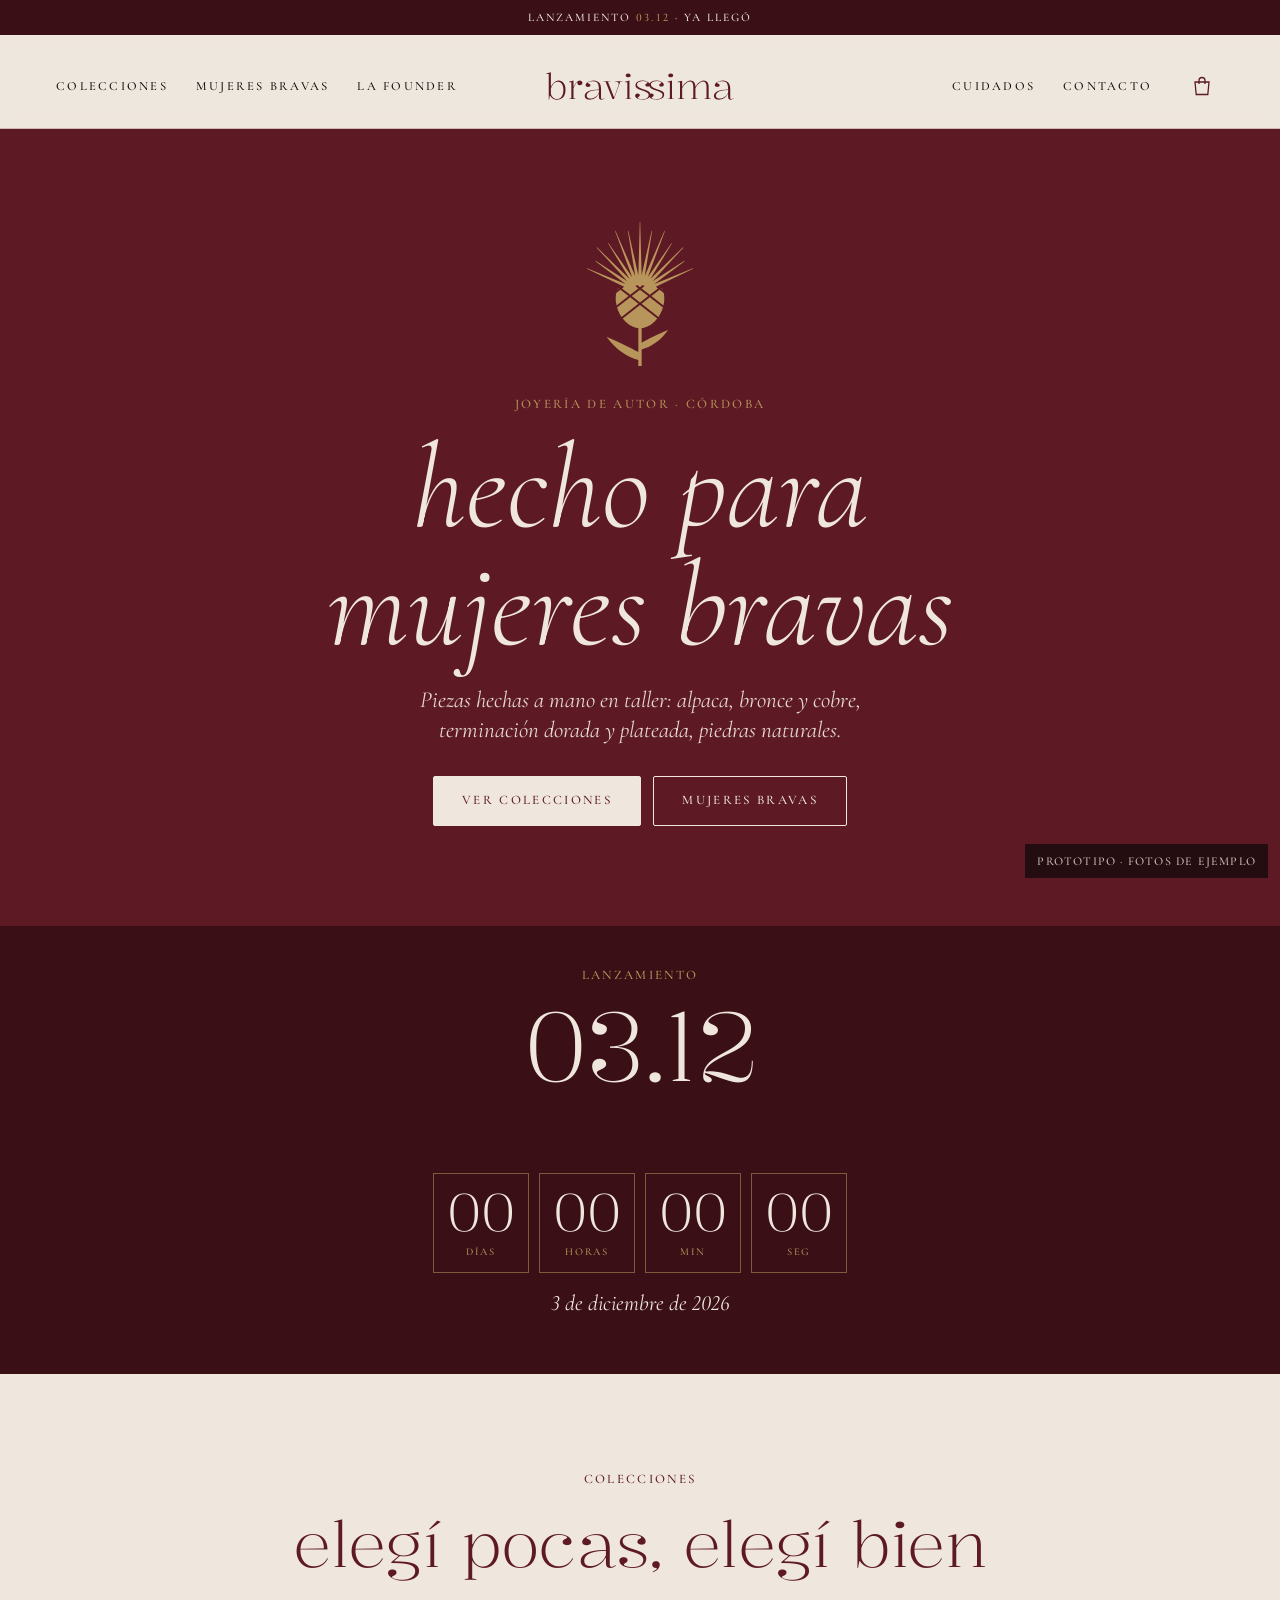
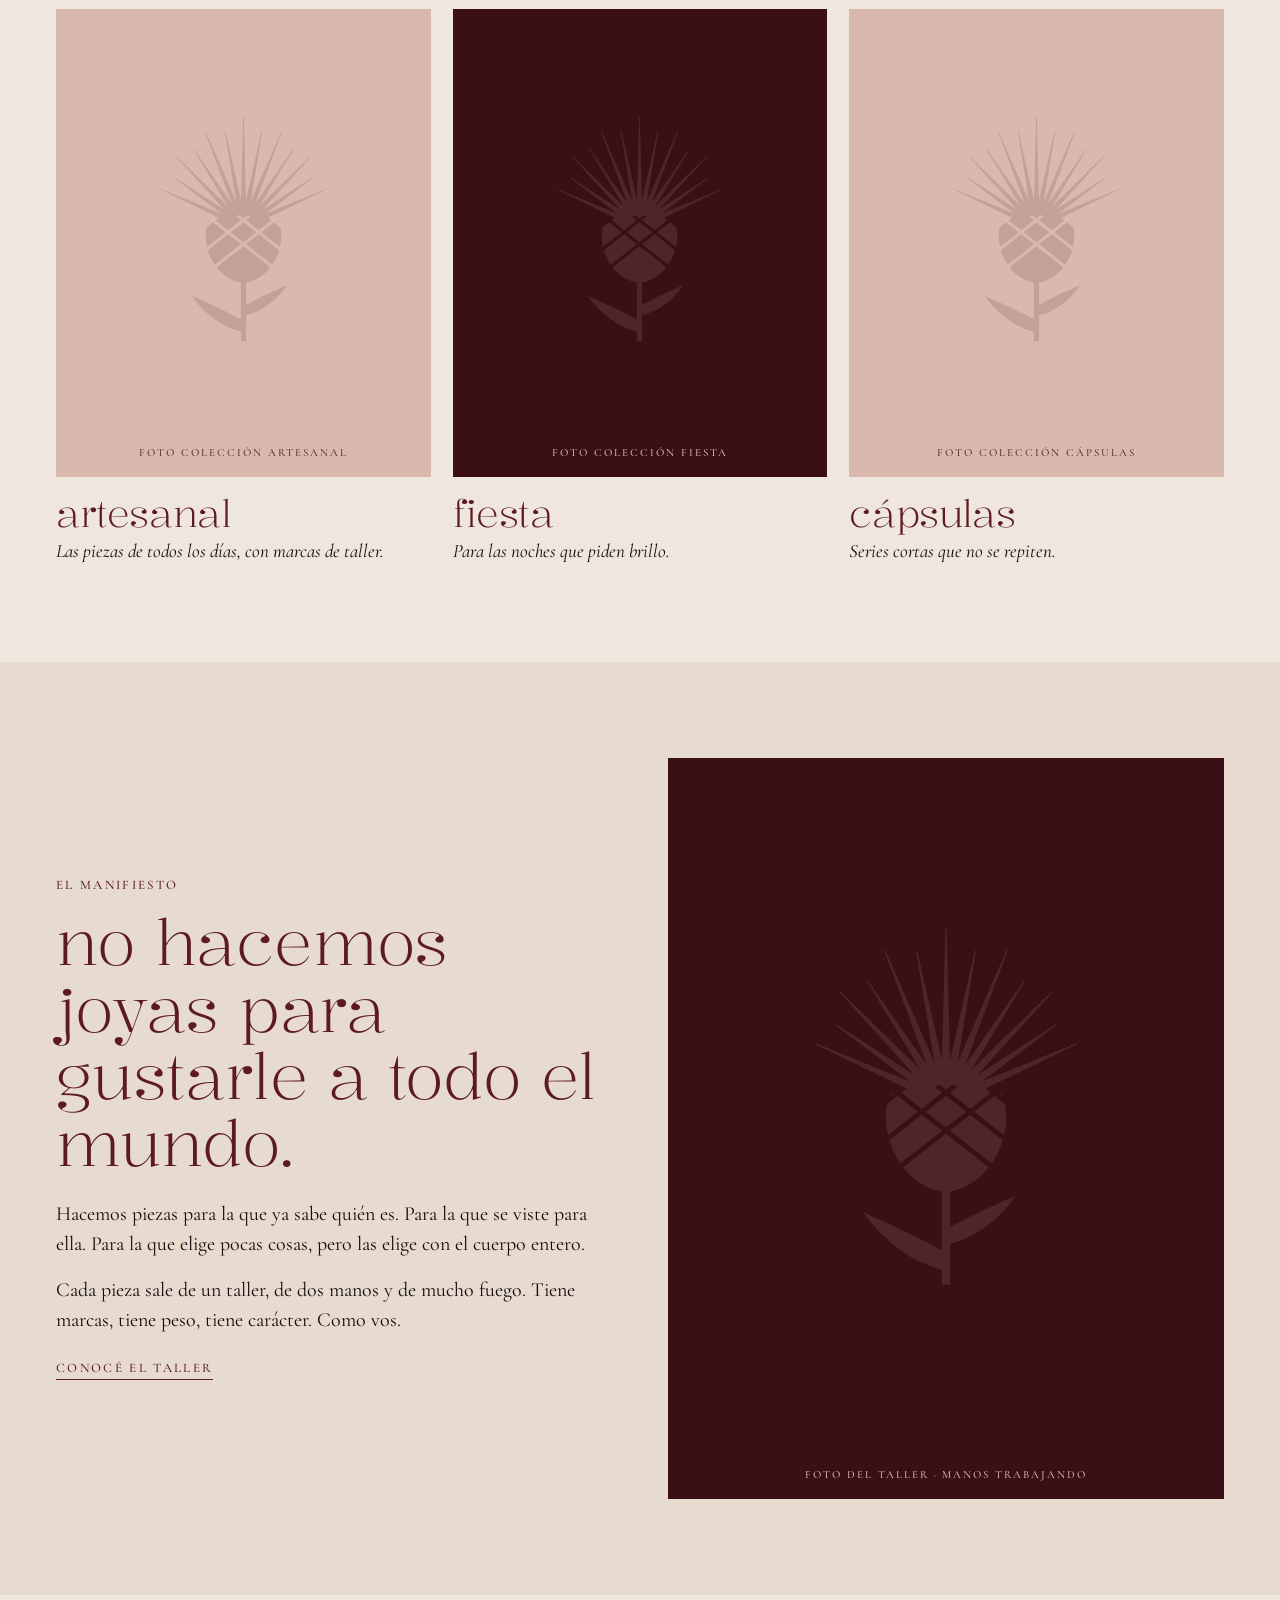
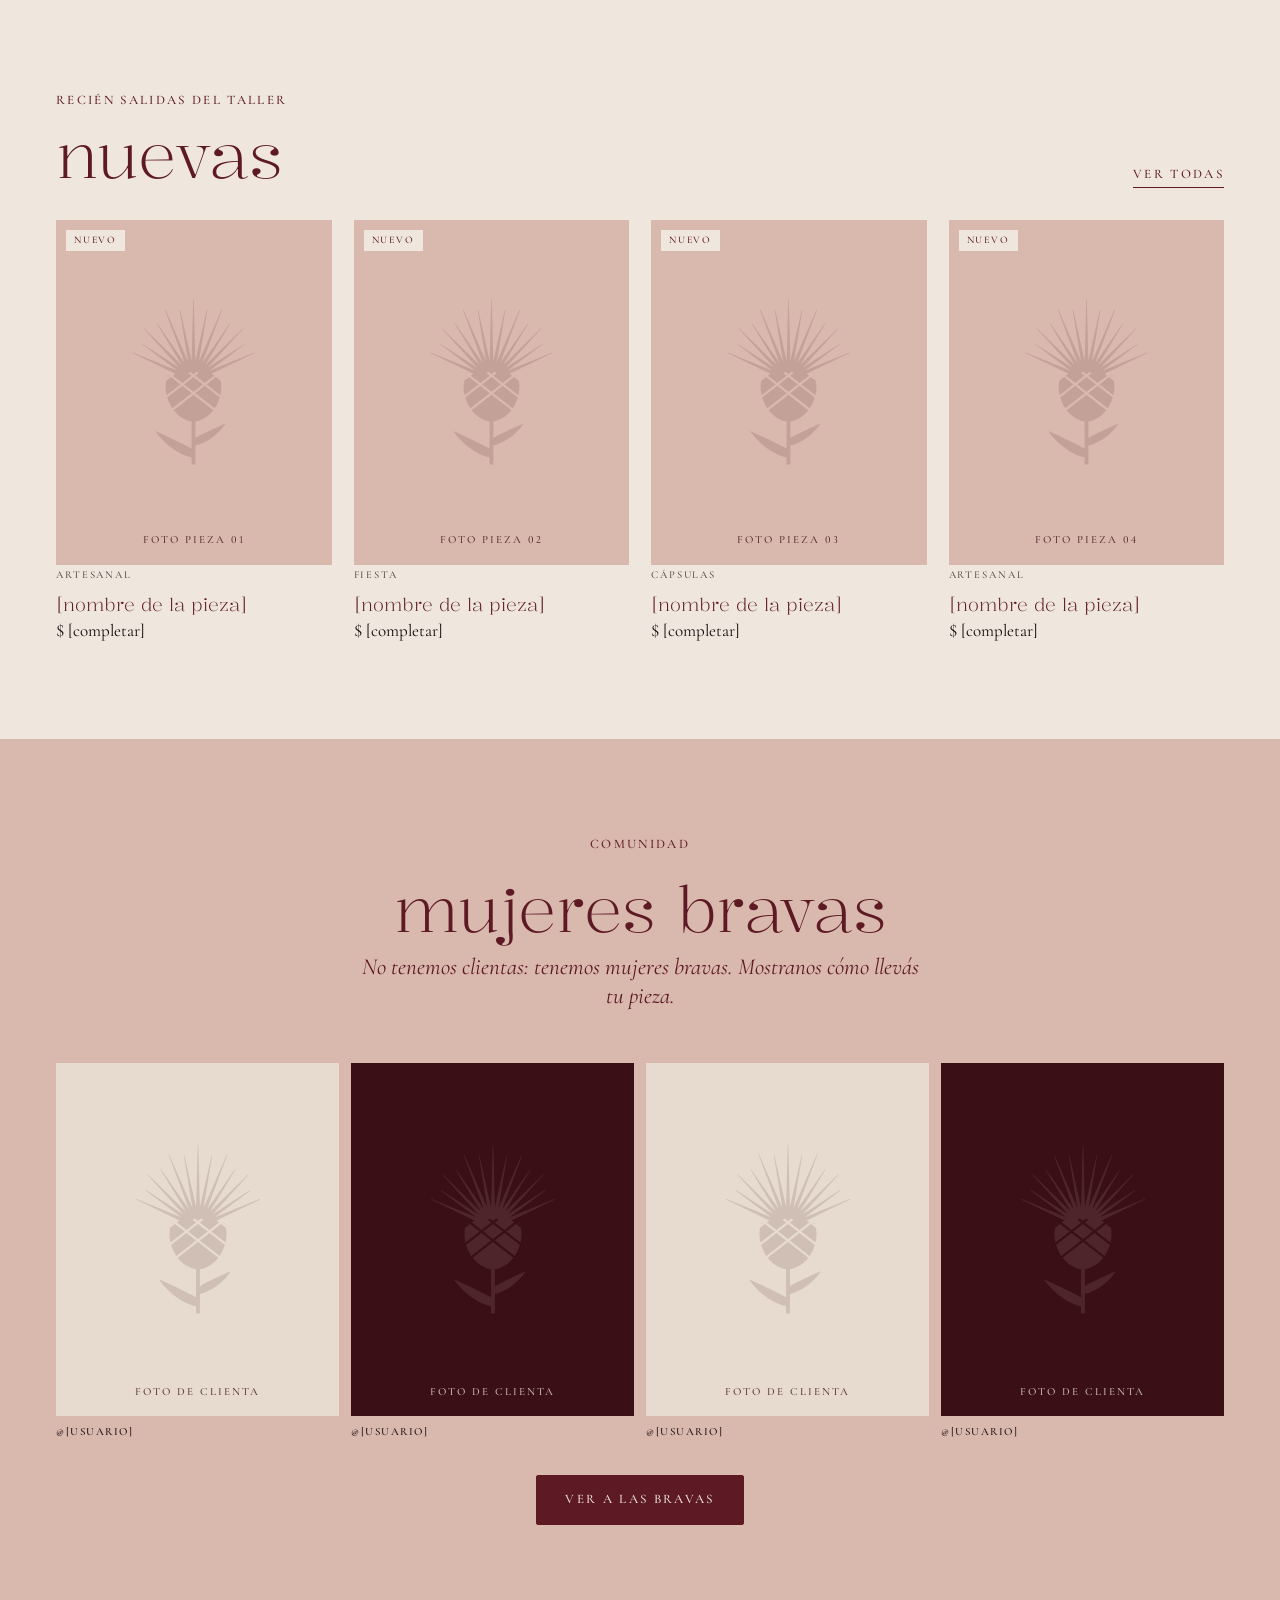
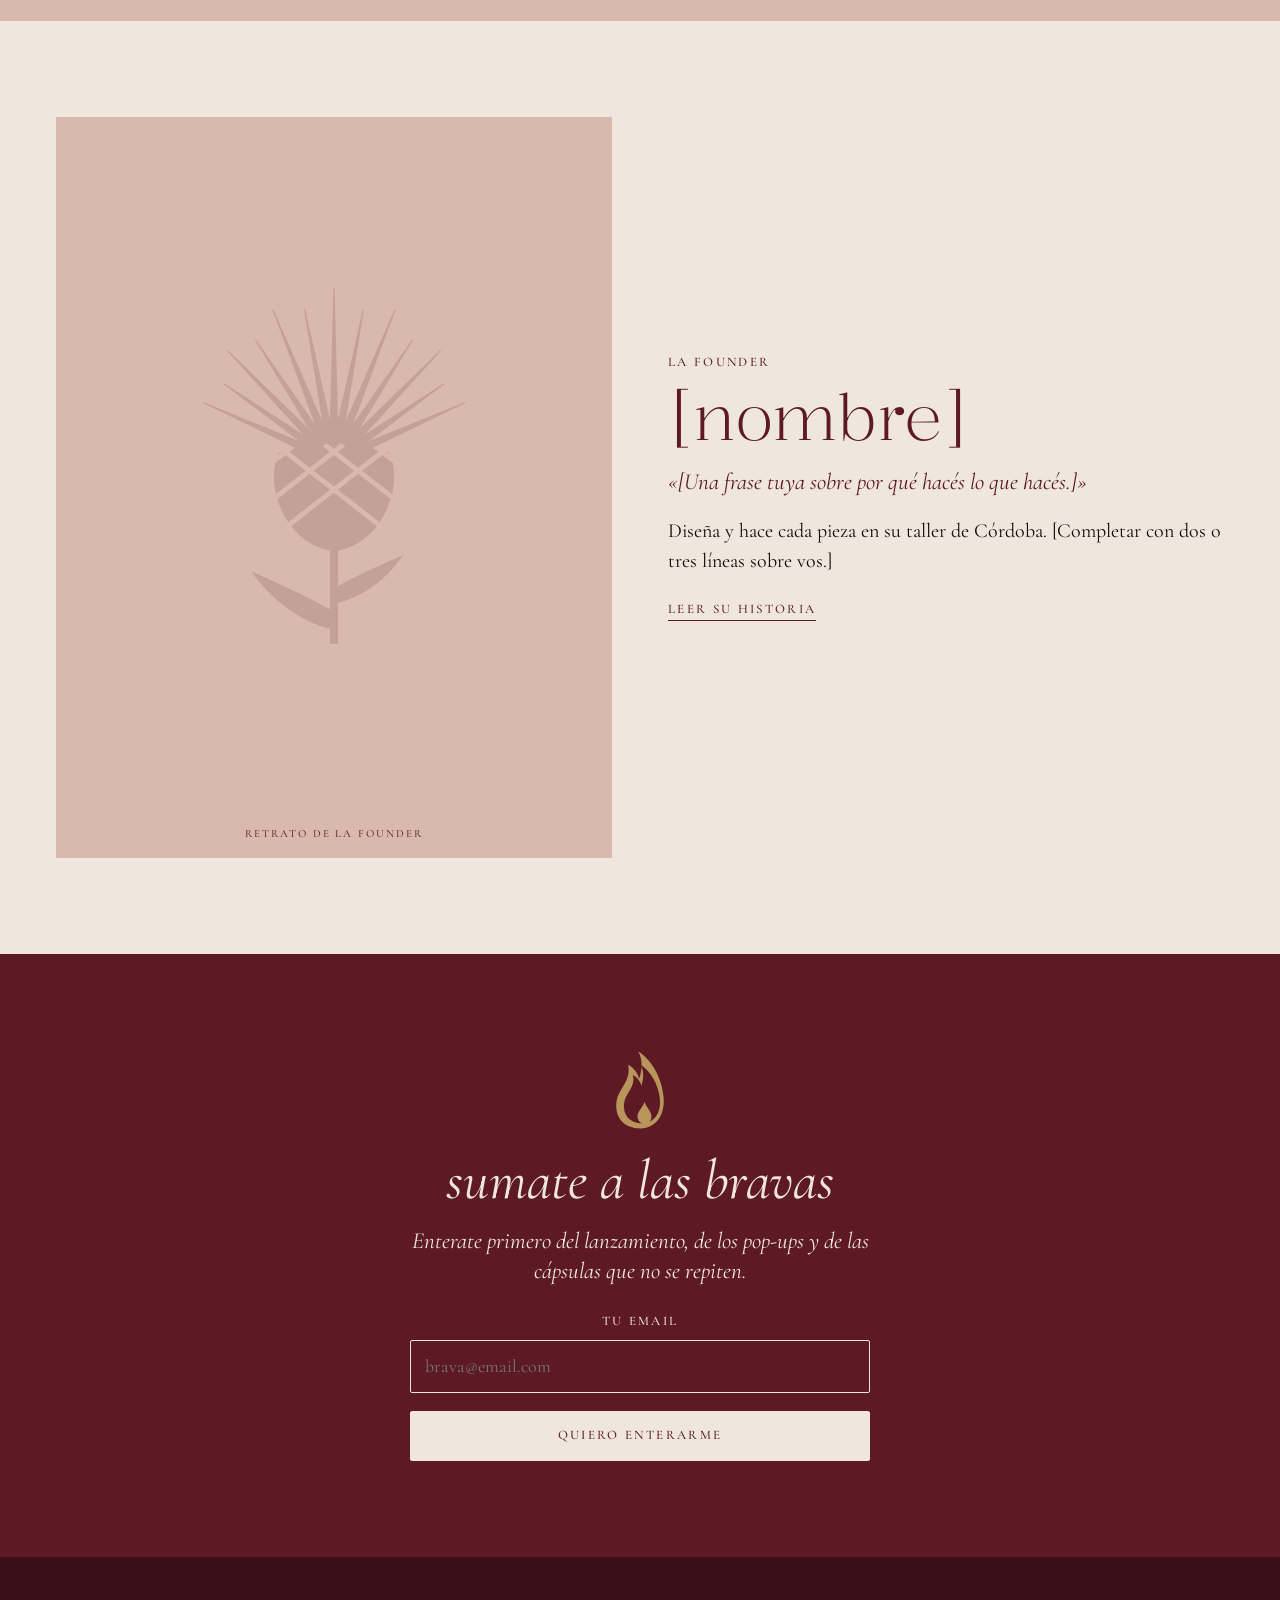
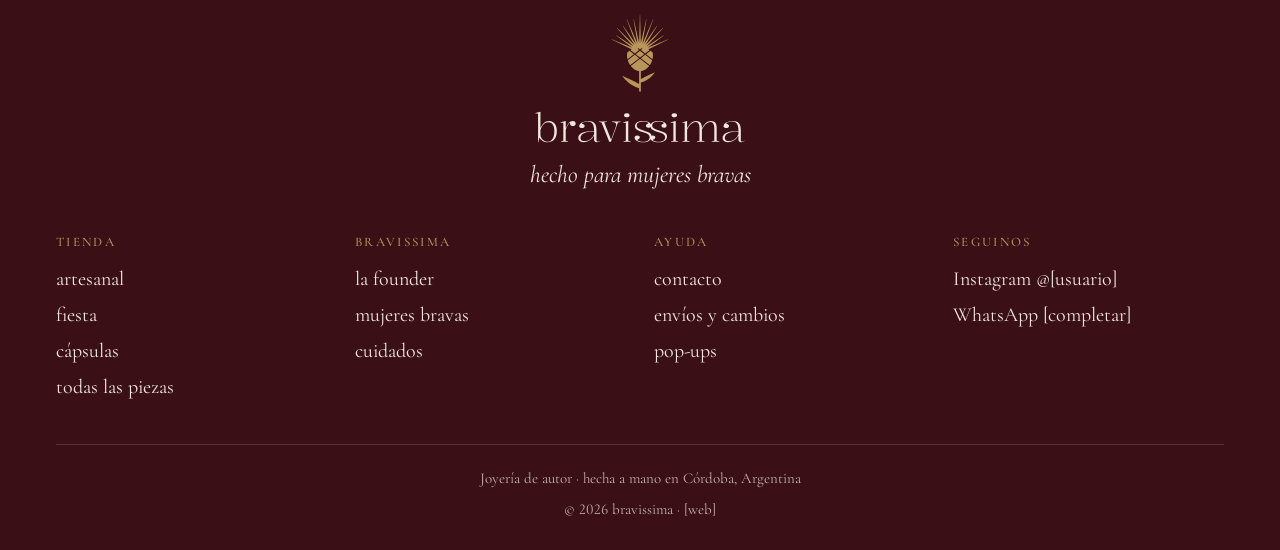
<file: bravissima/06_web/prototipo/index.html>
<!doctype html>
<html lang="es-AR">
<head>
<meta charset="utf-8">
<meta name="viewport" content="width=device-width, initial-scale=1">
<title>bravissima · joyería de autor · hecho para mujeres bravas</title>
<meta name="description" content="Joyería y accesorios de autor, hechos a mano en Córdoba. Alpaca, bronce y cobre, terminación dorada y plateada, piedras naturales.">
<meta name="theme-color" content="#5E1A24">
<link rel="icon" href="img/favicon.svg" type="image/svg+xml">
<link rel="icon" href="img/favicon-32.png" sizes="32x32">
<link rel="apple-touch-icon" href="img/apple-touch-icon.png">
<link rel="preload" href="fuentes/Kalnia-Light.woff2" as="font" type="font/woff2" crossorigin>
<link rel="stylesheet" href="estilos.css">
</head>
<body>
<p class="barra">lanzamiento <strong>03.12</strong> · <span data-dias>faltan pocos días</span></p>

<header class="header">
  <div class="contenedor">
    <button class="icono-btn menu-btn" aria-label="Abrir menú" aria-expanded="false" aria-controls="menu"><svg viewBox="0 0 24 24" fill="none" stroke="currentColor" stroke-width="1.4"><path d="M3 7h18M3 12h18M3 17h12"/></svg></button>
    <nav class="nav izq" aria-label="Principal"><a href="colecciones.html">colecciones</a><a href="mujeres-bravas.html">mujeres bravas</a><a href="la-founder.html">la founder</a></nav>
    <a class="logo" href="index.html" aria-label="bravissima, inicio"><img src="img/logo-bordo.svg" alt="bravissima" width="160" height="24"></a>
    <div class="derecha">
      <nav class="nav" aria-label="Secundaria"><a href="cuidados.html">cuidados</a><a href="contacto.html">contacto</a></nav>
      <a class="icono-btn carrito" href="#" aria-label="Carrito"><svg viewBox="0 0 24 24" fill="none" stroke="currentColor" stroke-width="1.3"><path d="M5 8h14l-1.2 12.5H6.2z"/><path d="M9 10V6.5a3 3 0 016 0V10"/></svg><span class="cuenta" hidden>0</span></a>
    </div>
  </div>
</header>

<div class="menu-mobile" id="menu" aria-hidden="true">
  <button class="icono-btn cerrar" aria-label="Cerrar menú"><svg viewBox="0 0 24 24" fill="none" stroke="currentColor" stroke-width="1.4"><path d="M5 5l14 14M19 5L5 19"/></svg></button>
  <nav aria-label="Menú"><a href="index.html" aria-current="page">inicio</a><a href="colecciones.html">colecciones</a><a href="mujeres-bravas.html">mujeres bravas</a><a href="la-founder.html">la founder</a><a href="cuidados.html">cuidados</a><a href="contacto.html">contacto</a></nav>
  <div class="pie-menu">
    <img src="img/cardo-oro.svg" alt="" width="70" height="90">
    <p class="frase" style="font-size:24px">hecho para mujeres bravas</p>
    <p class="caps">@[usuario] · Córdoba, Argentina</p>
  </div>
</div>

<main>

<section class="fondo-bordo hero">
  <div class="contenedor">
    <img class="cardo" src="img/cardo-oro.svg" alt="" width="120" height="150">
    <p class="caps oro">joyería de autor · Córdoba</p>
    <h1 class="frase-xl">hecho para<br>mujeres bravas</h1>
    <p class="bajada">Piezas hechas a mano en taller: alpaca, bronce y cobre, terminación dorada y plateada, piedras naturales.</p>
    <div class="acciones"><a class="btn" href="colecciones.html">ver colecciones</a><a class="btn btn-linea" href="mujeres-bravas.html">mujeres bravas</a></div>
  </div>
</section>

<section class="fondo-vino seccion-s centro">
  <div class="contenedor">
    <p class="caps oro">lanzamiento</p>
    <p class="titulo t-xl" style="margin-top:6px">03.12</p>
    <div class="cuenta-regresiva" aria-label="Cuenta regresiva al lanzamiento">
      <div><b data-cuenta="dias">00</b><small>días</small></div>
      <div><b data-cuenta="horas">00</b><small>horas</small></div>
      <div><b data-cuenta="minutos">00</b><small>min</small></div>
      <div><b data-cuenta="segundos">00</b><small>seg</small></div>
    </div>
    <p class="frase" style="font-size:22px;margin-top:18px">3 de diciembre de 2026</p>
  </div>
</section>

<section class="seccion">
  <div class="contenedor">
    <div class="cabecera centro"><p class="caps bordo">colecciones</p><h2 class="titulo t-l">elegí pocas, elegí bien</h2></div>
    <div class="grilla-3">
      <a class="coleccion" href="colecciones.html#artesanal"><div class="foto " role="img" aria-label="Lugar para foto: foto colección artesanal"><span>foto colección artesanal</span></div><h3 class="titulo t-m">artesanal</h3><p>Las piezas de todos los días, con marcas de taller.</p></a>
      <a class="coleccion" href="colecciones.html#fiesta"><div class="foto oscura" role="img" aria-label="Lugar para foto: foto colección fiesta"><span>foto colección fiesta</span></div><h3 class="titulo t-m">fiesta</h3><p>Para las noches que piden brillo.</p></a>
      <a class="coleccion" href="colecciones.html#capsulas"><div class="foto " role="img" aria-label="Lugar para foto: foto colección cápsulas"><span>foto colección cápsulas</span></div><h3 class="titulo t-m">cápsulas</h3><p>Series cortas que no se repiten.</p></a>
    </div>
  </div>
</section>

<section class="fondo-crema2 seccion">
  <div class="contenedor dos-col">
    <div>
      <p class="caps bordo">el manifiesto</p>
      <p class="titulo t-l" style="margin:12px 0 22px">no hacemos joyas para gustarle a todo el mundo.</p>
      <p>Hacemos piezas para la que ya sabe quién es. Para la que se viste para ella. Para la que elige pocas cosas, pero las elige con el cuerpo entero.</p>
      <p>Cada pieza sale de un taller, de dos manos y de mucho fuego. Tiene marcas, tiene peso, tiene carácter. Como vos.</p>
      <a class="link-caps bordo" href="la-founder.html">conocé el taller</a>
    </div>
    <div><div class="foto oscura alta" role="img" aria-label="Lugar para foto: foto del taller · manos trabajando"><span>foto del taller · manos trabajando</span></div></div>
  </div>
</section>

<section class="seccion">
  <div class="contenedor">
    <div class="cabecera" style="flex-direction:row;justify-content:space-between;align-items:flex-end">
      <div><p class="caps bordo">recién salidas del taller</p><h2 class="titulo t-l" style="margin-top:8px">nuevas</h2></div>
      <a class="link-caps bordo" href="colecciones.html">ver todas</a>
    </div>
    <div class="grilla"><a class="producto" href="producto.html" data-coleccion="artesanal"><div style="position:relative"><div class="foto " role="img" aria-label="Lugar para foto: foto pieza 01"><span>foto pieza 01</span></div><span class="etiqueta-mini">nuevo</span></div><span class="col">artesanal</span><span class="nombre">[nombre de la pieza]</span><span class="precio">$ [completar]</span></a><a class="producto" href="producto.html" data-coleccion="fiesta"><div style="position:relative"><div class="foto " role="img" aria-label="Lugar para foto: foto pieza 02"><span>foto pieza 02</span></div><span class="etiqueta-mini">nuevo</span></div><span class="col">fiesta</span><span class="nombre">[nombre de la pieza]</span><span class="precio">$ [completar]</span></a><a class="producto" href="producto.html" data-coleccion="capsulas"><div style="position:relative"><div class="foto " role="img" aria-label="Lugar para foto: foto pieza 03"><span>foto pieza 03</span></div><span class="etiqueta-mini">nuevo</span></div><span class="col">cápsulas</span><span class="nombre">[nombre de la pieza]</span><span class="precio">$ [completar]</span></a><a class="producto" href="producto.html" data-coleccion="artesanal"><div style="position:relative"><div class="foto " role="img" aria-label="Lugar para foto: foto pieza 04"><span>foto pieza 04</span></div><span class="etiqueta-mini">nuevo</span></div><span class="col">artesanal</span><span class="nombre">[nombre de la pieza]</span><span class="precio">$ [completar]</span></a></div>
  </div>
</section>

<section class="fondo-rosa seccion">
  <div class="contenedor">
    <div class="cabecera centro"><p class="caps bordo">comunidad</p><h2 class="titulo t-l">mujeres bravas</h2>
      <p class="bajada bordo" style="max-width:560px">No tenemos clientas: tenemos mujeres bravas. Mostranos cómo llevás tu pieza.</p></div>
    <div class="bravas-grilla">
      <figure class="brava" style="margin:0"><div class="foto " role="img" aria-label="Lugar para foto: foto de clienta"><span>foto de clienta</span></div><figcaption>@[usuario]</figcaption></figure><figure class="brava" style="margin:0"><div class="foto oscura" role="img" aria-label="Lugar para foto: foto de clienta"><span>foto de clienta</span></div><figcaption>@[usuario]</figcaption></figure><figure class="brava" style="margin:0"><div class="foto " role="img" aria-label="Lugar para foto: foto de clienta"><span>foto de clienta</span></div><figcaption>@[usuario]</figcaption></figure><figure class="brava" style="margin:0"><div class="foto oscura" role="img" aria-label="Lugar para foto: foto de clienta"><span>foto de clienta</span></div><figcaption>@[usuario]</figcaption></figure>
    </div>
    <div class="centro" style="margin-top:34px"><a class="btn" href="mujeres-bravas.html">ver a las bravas</a></div>
  </div>
</section>

<section class="seccion">
  <div class="contenedor dos-col">
    <div><div class="foto alta" role="img" aria-label="Lugar para foto: retrato de la founder"><span>retrato de la founder</span></div></div>
    <div>
      <p class="caps bordo">la founder</p>
      <h2 class="titulo t-l" style="margin:10px 0 18px">[nombre]</h2>
      <p class="bajada bordo">«[Una frase tuya sobre por qué hacés lo que hacés.]»</p>
      <p>Diseña y hace cada pieza en su taller de Córdoba. [Completar con dos o tres líneas sobre vos.]</p>
      <a class="link-caps bordo" href="la-founder.html">leer su historia</a>
    </div>
  </div>
</section>

<section class="fondo-bordo seccion centro">
  <div class="contenedor">
    <img src="img/llama-oro.svg" alt="" width="60" height="80" style="margin:0 auto 18px;width:60px">
    <h2 class="frase" style="font-size:clamp(34px,7vw,56px)">sumate a las bravas</h2>
    <p class="bajada" style="margin:14px auto 26px;max-width:520px">Enterate primero del lanzamiento, de los pop-ups y de las cápsulas que no se repiten.</p>
    <form class="form" style="max-width:460px;margin:0 auto" onsubmit="return false">
      <div class="campo"><label class="caps" for="mail-home">tu email</label><input id="mail-home" type="email" placeholder="brava@email.com" style="border-color:var(--crema);color:var(--crema)"></div>
      <button class="btn btn-ancho" type="submit">quiero enterarme</button>
    </form>
  </div>
</section>

</main>

<footer class="footer">
  <div class="contenedor">
    <div class="marca-pie">
      <img class="cardo" src="img/cardo-oro.svg" alt="" width="64" height="80">
      <img class="logo" src="img/logo-crema.svg" alt="bravissima" width="210" height="32">
      <p class="frase" style="font-size:24px;margin:0">hecho para mujeres bravas</p>
    </div>
    <div class="cols">
      <div><h4 class="caps">tienda</h4><ul><li><a href="colecciones.html#artesanal">artesanal</a></li><li><a href="colecciones.html#fiesta">fiesta</a></li><li><a href="colecciones.html#capsulas">cápsulas</a></li><li><a href="colecciones.html">todas las piezas</a></li></ul></div>
      <div><h4 class="caps">bravissima</h4><ul><li><a href="la-founder.html">la founder</a></li><li><a href="mujeres-bravas.html">mujeres bravas</a></li><li><a href="cuidados.html">cuidados</a></li></ul></div>
      <div><h4 class="caps">ayuda</h4><ul><li><a href="contacto.html">contacto</a></li><li><a href="contacto.html#preguntas">envíos y cambios</a></li><li><a href="contacto.html#popups">pop-ups</a></li></ul></div>
      <div><h4 class="caps">seguinos</h4><ul><li><a href="#">Instagram @[usuario]</a></li><li><a href="#">WhatsApp [completar]</a></li></ul></div>
    </div>
    <div class="legal"><span>Joyería de autor · hecha a mano en Córdoba, Argentina</span><span>© 2026 bravissima · [web]</span></div>
  </div>
</footer>

<p class="aviso">prototipo · fotos de ejemplo</p>
<script src="app.js"></script>
</body>
</html>
</file>
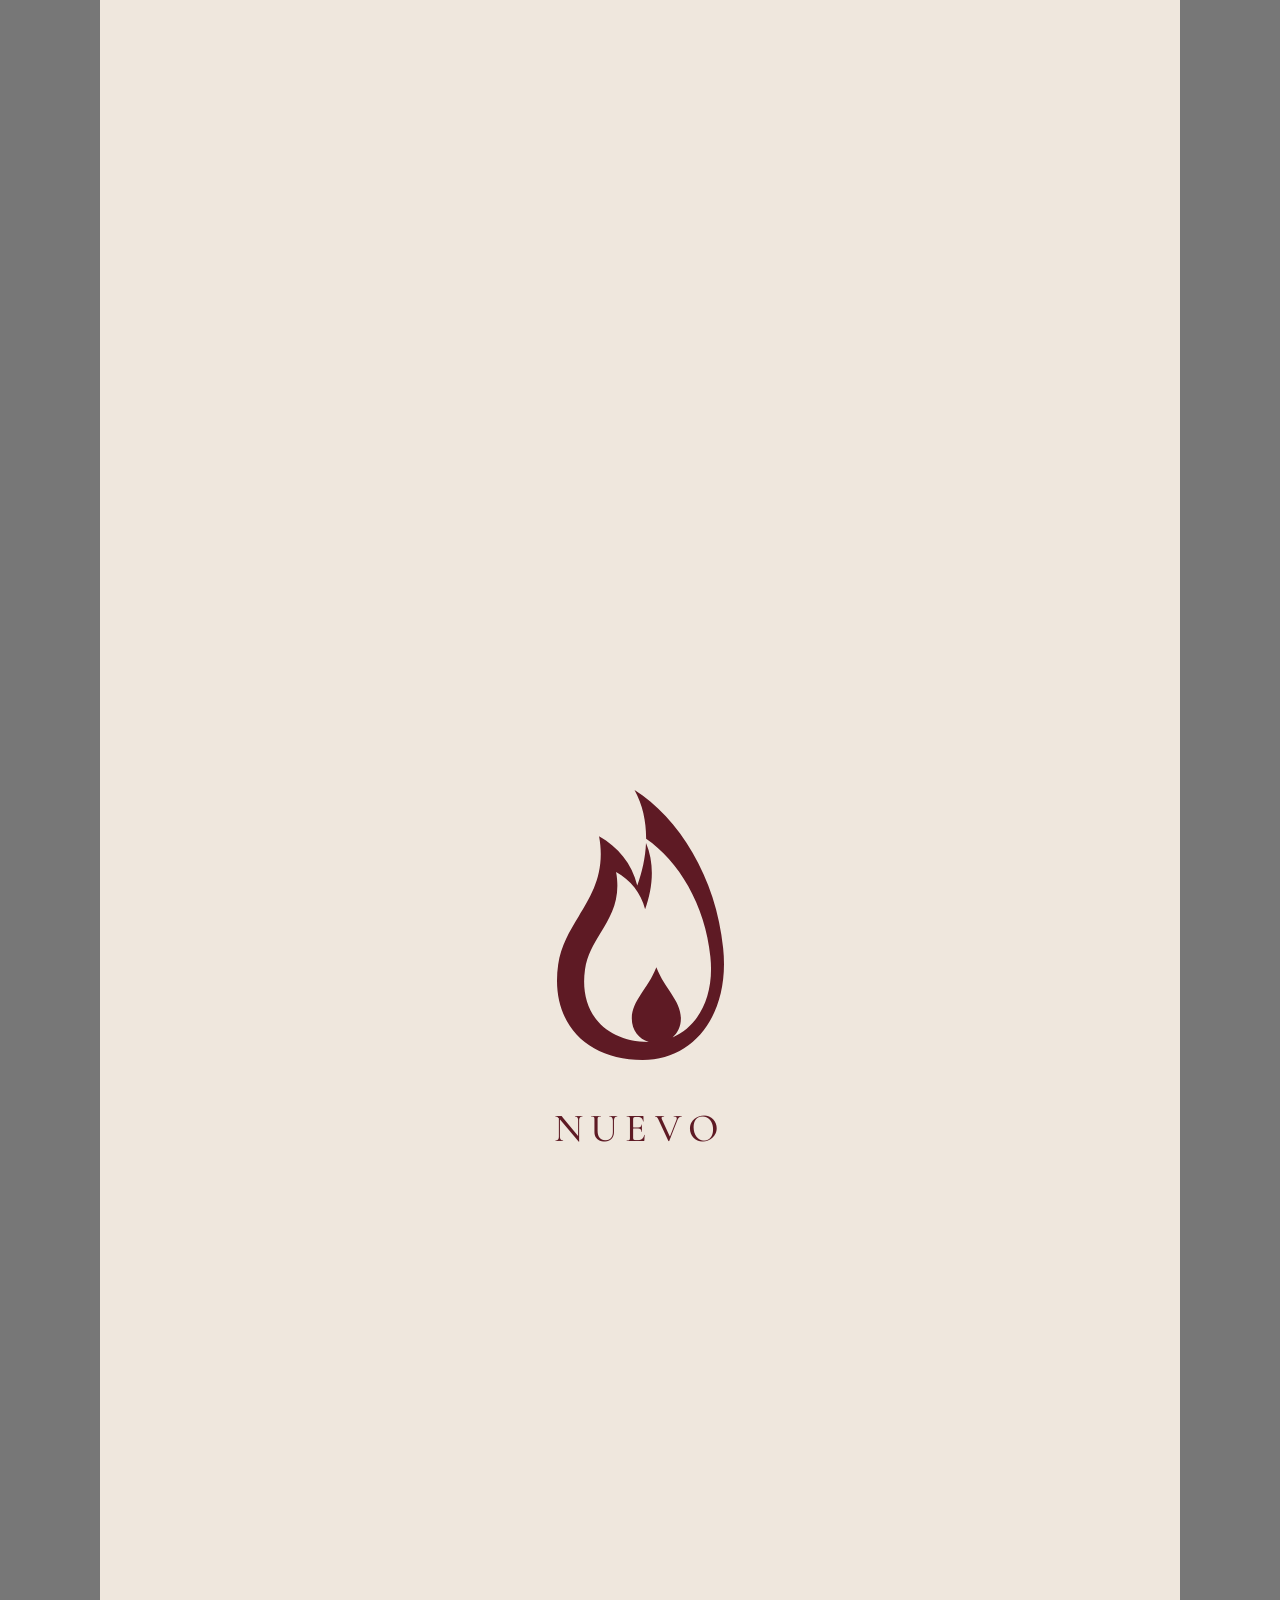
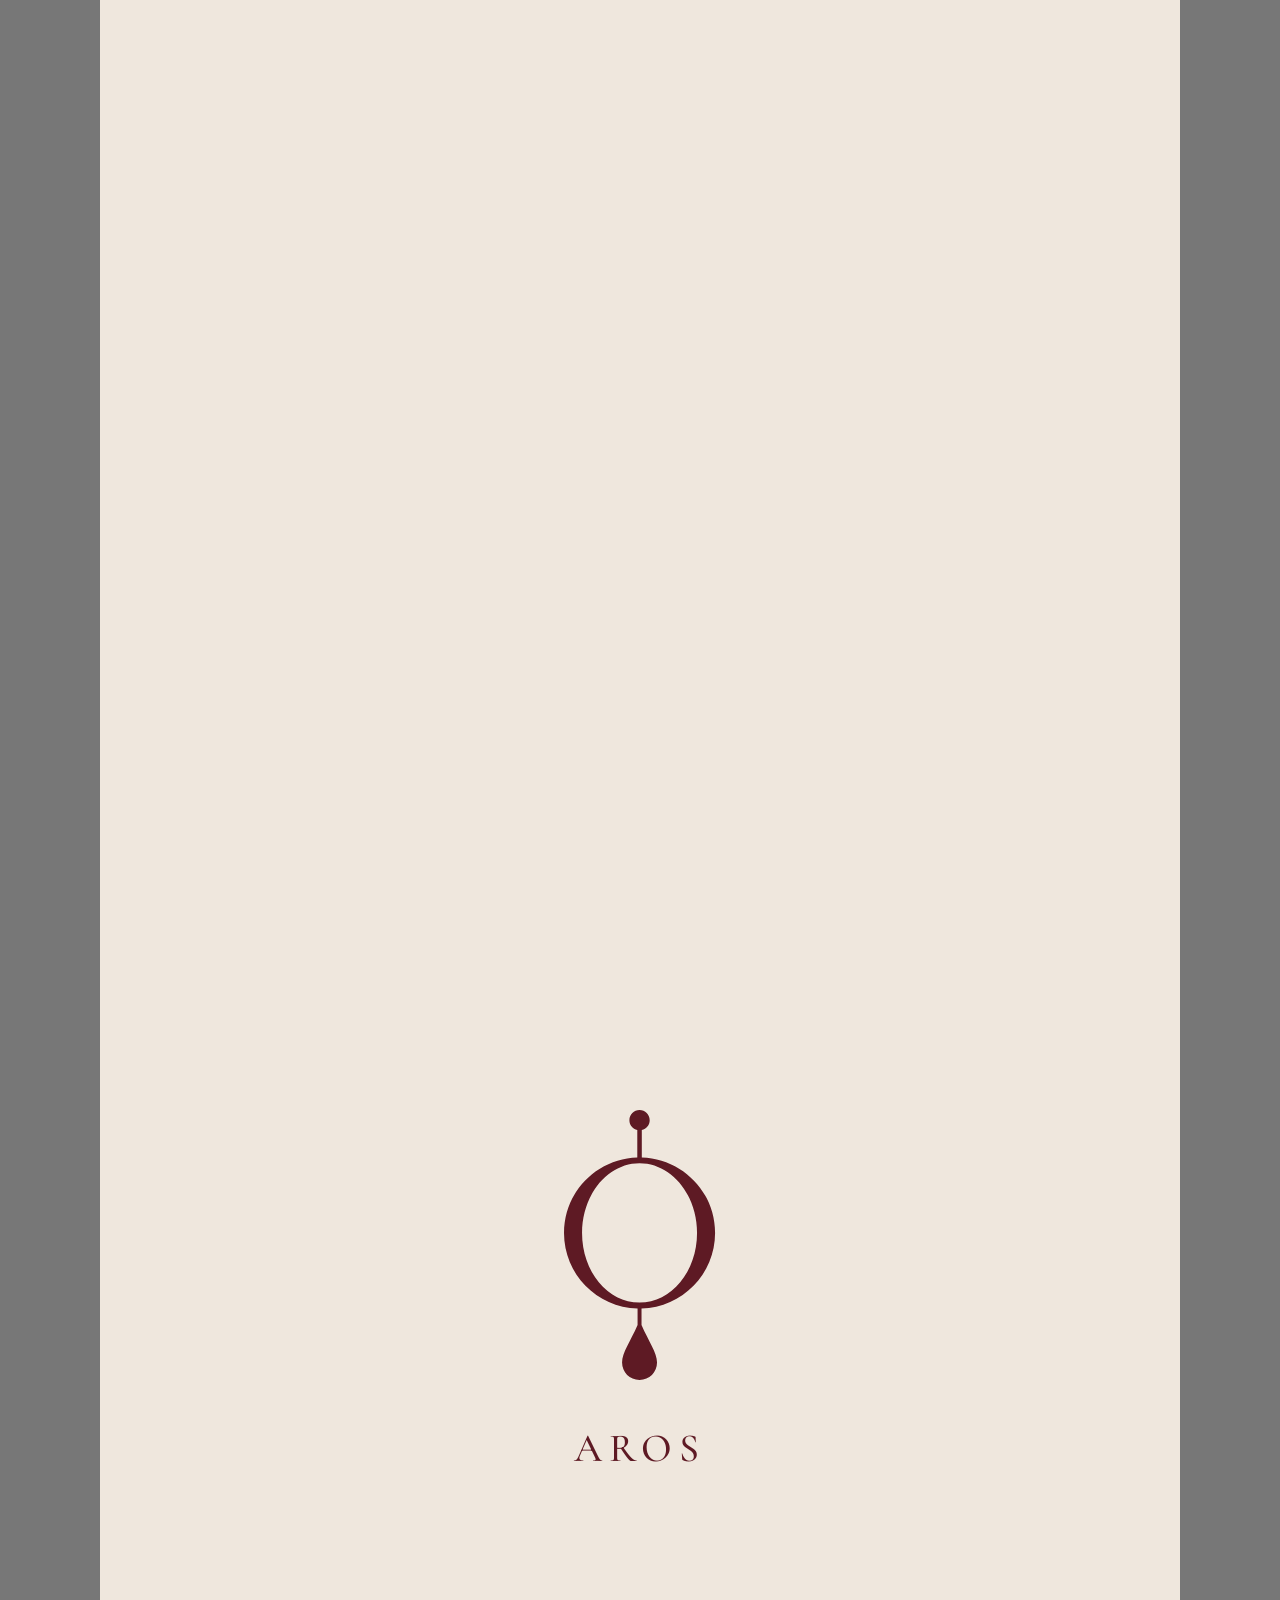
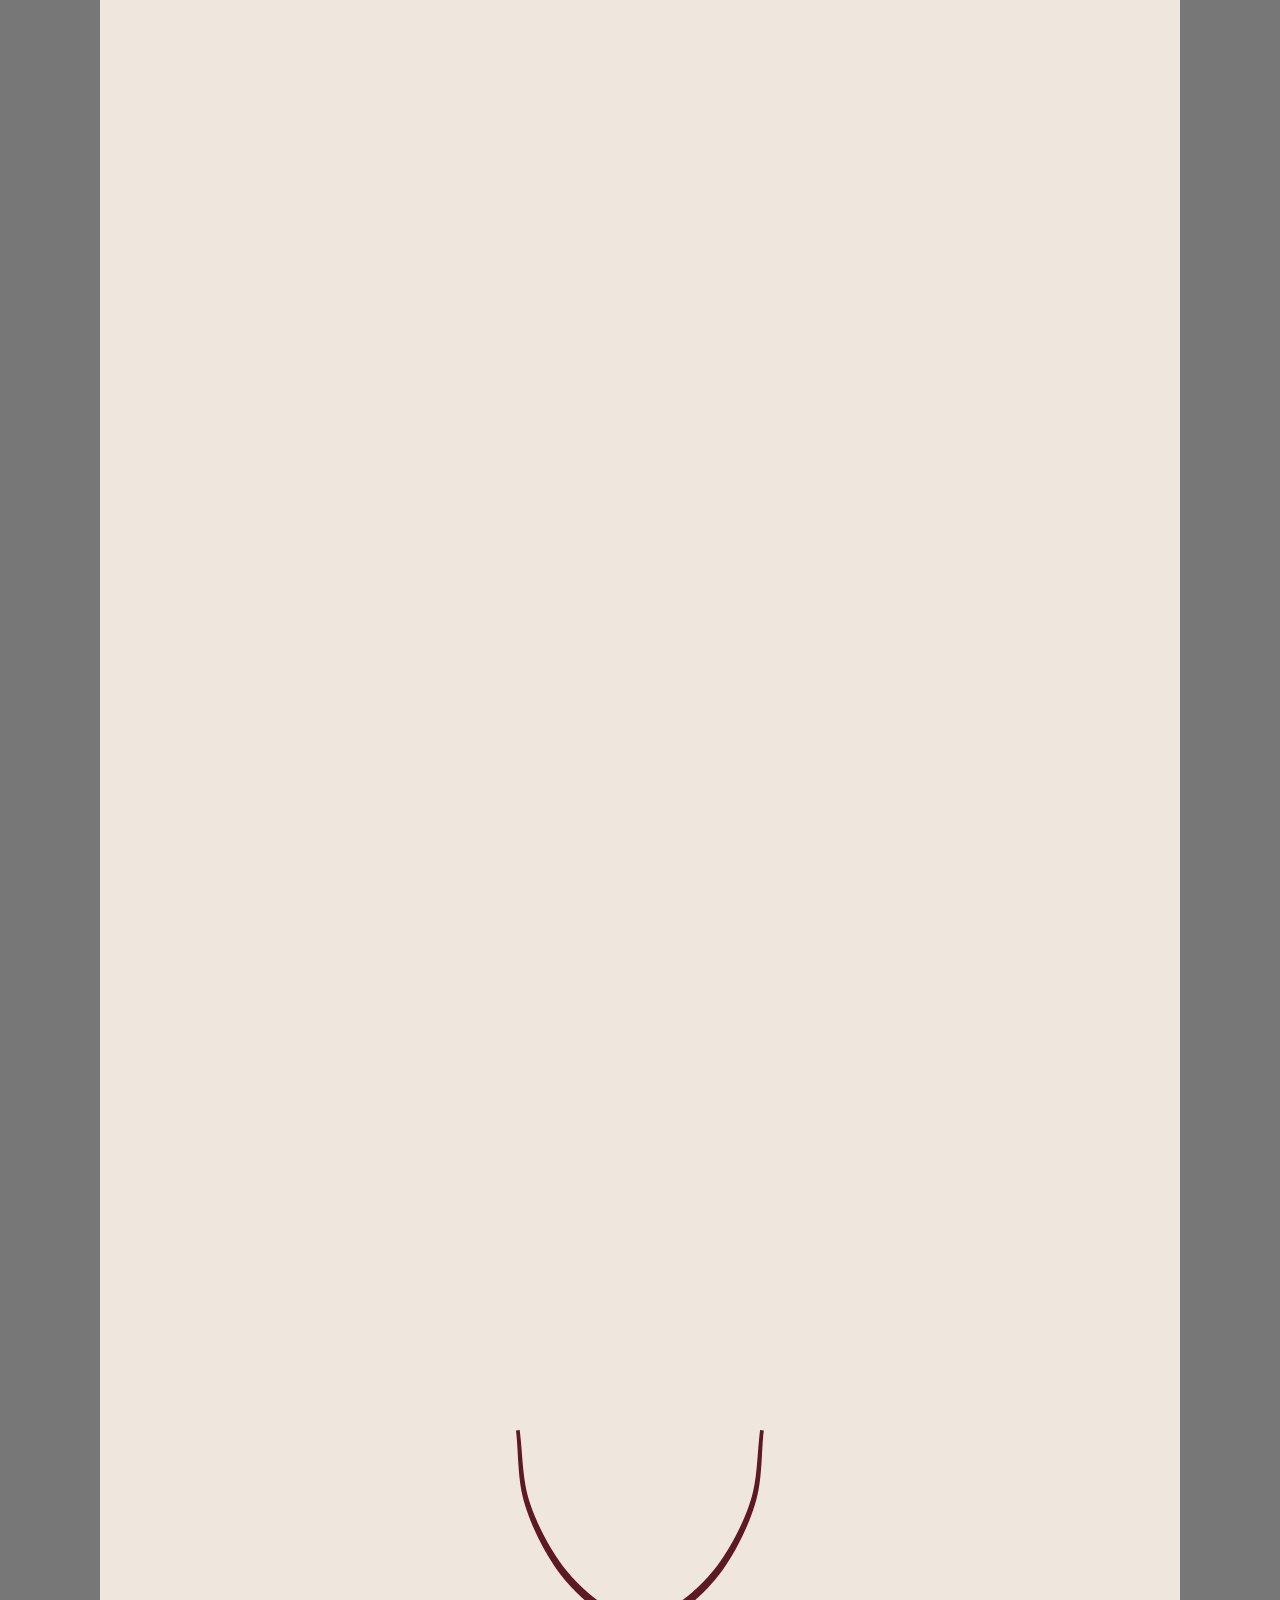
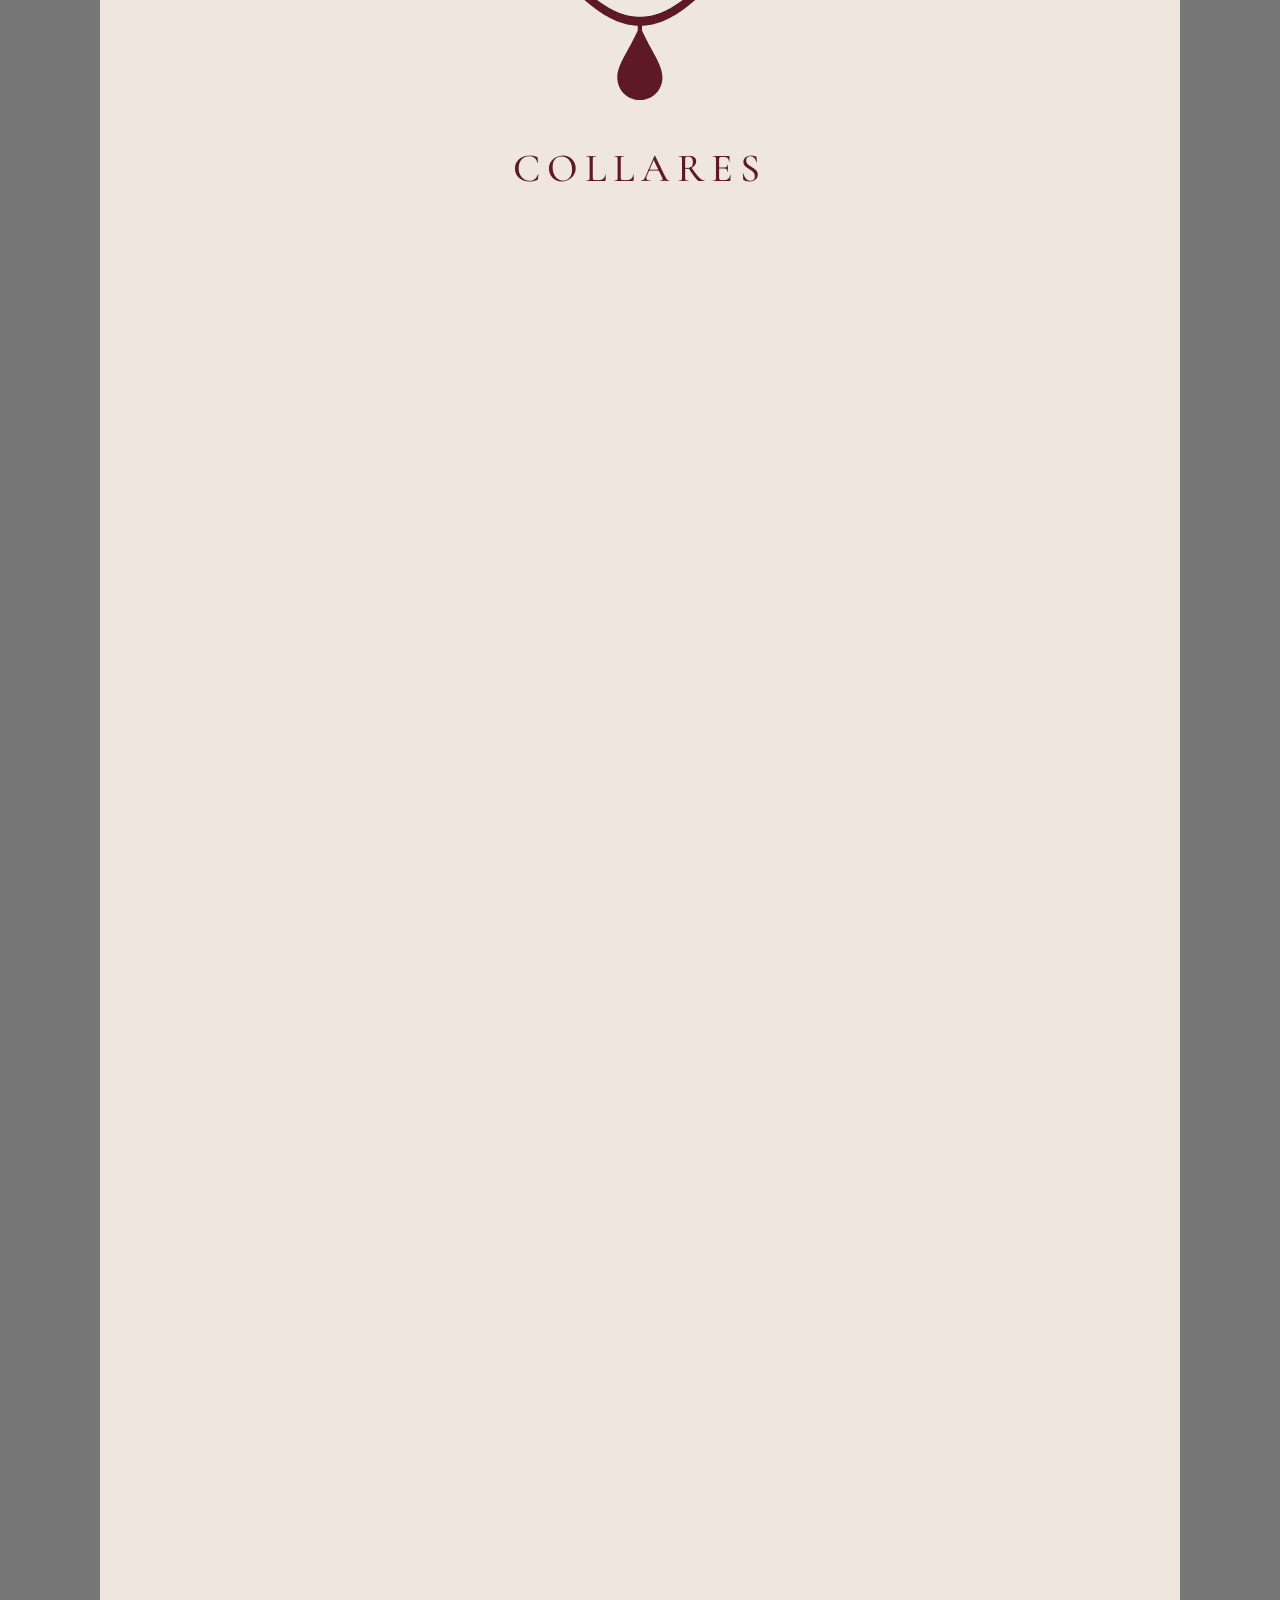
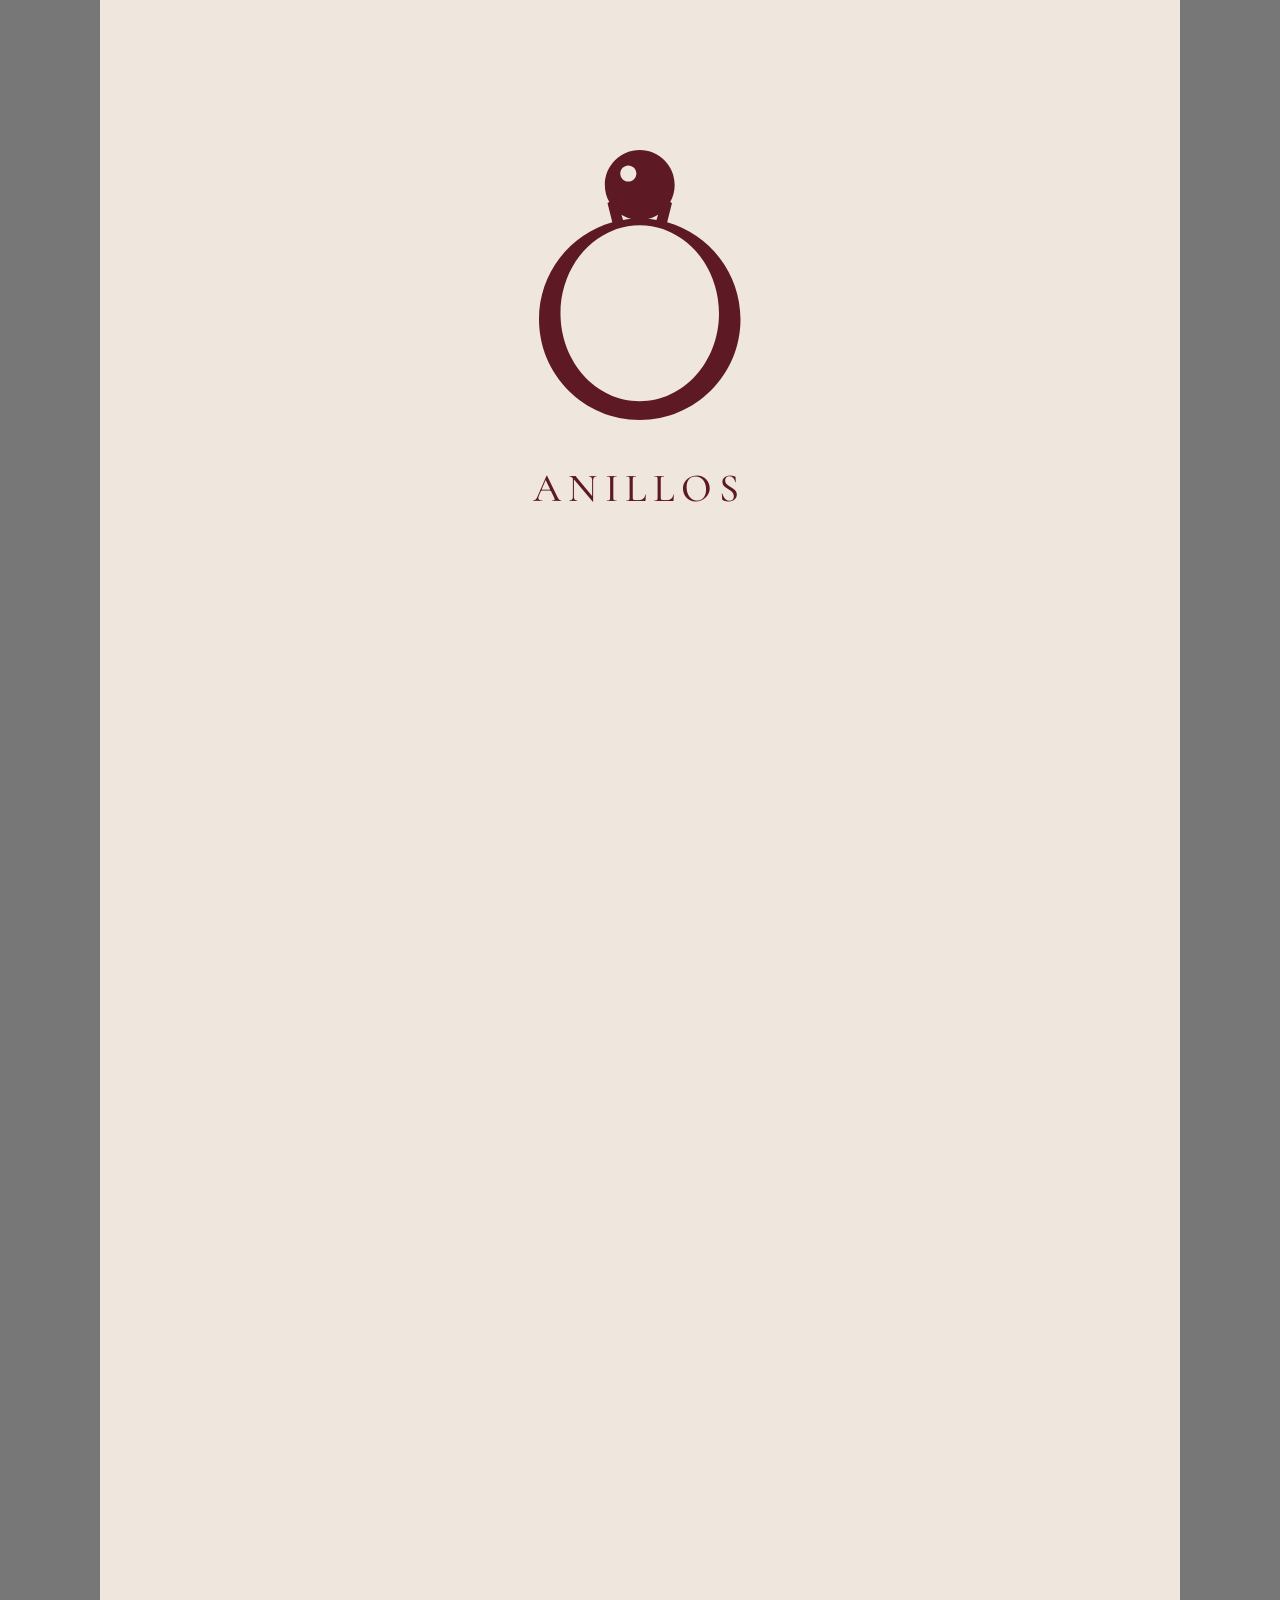
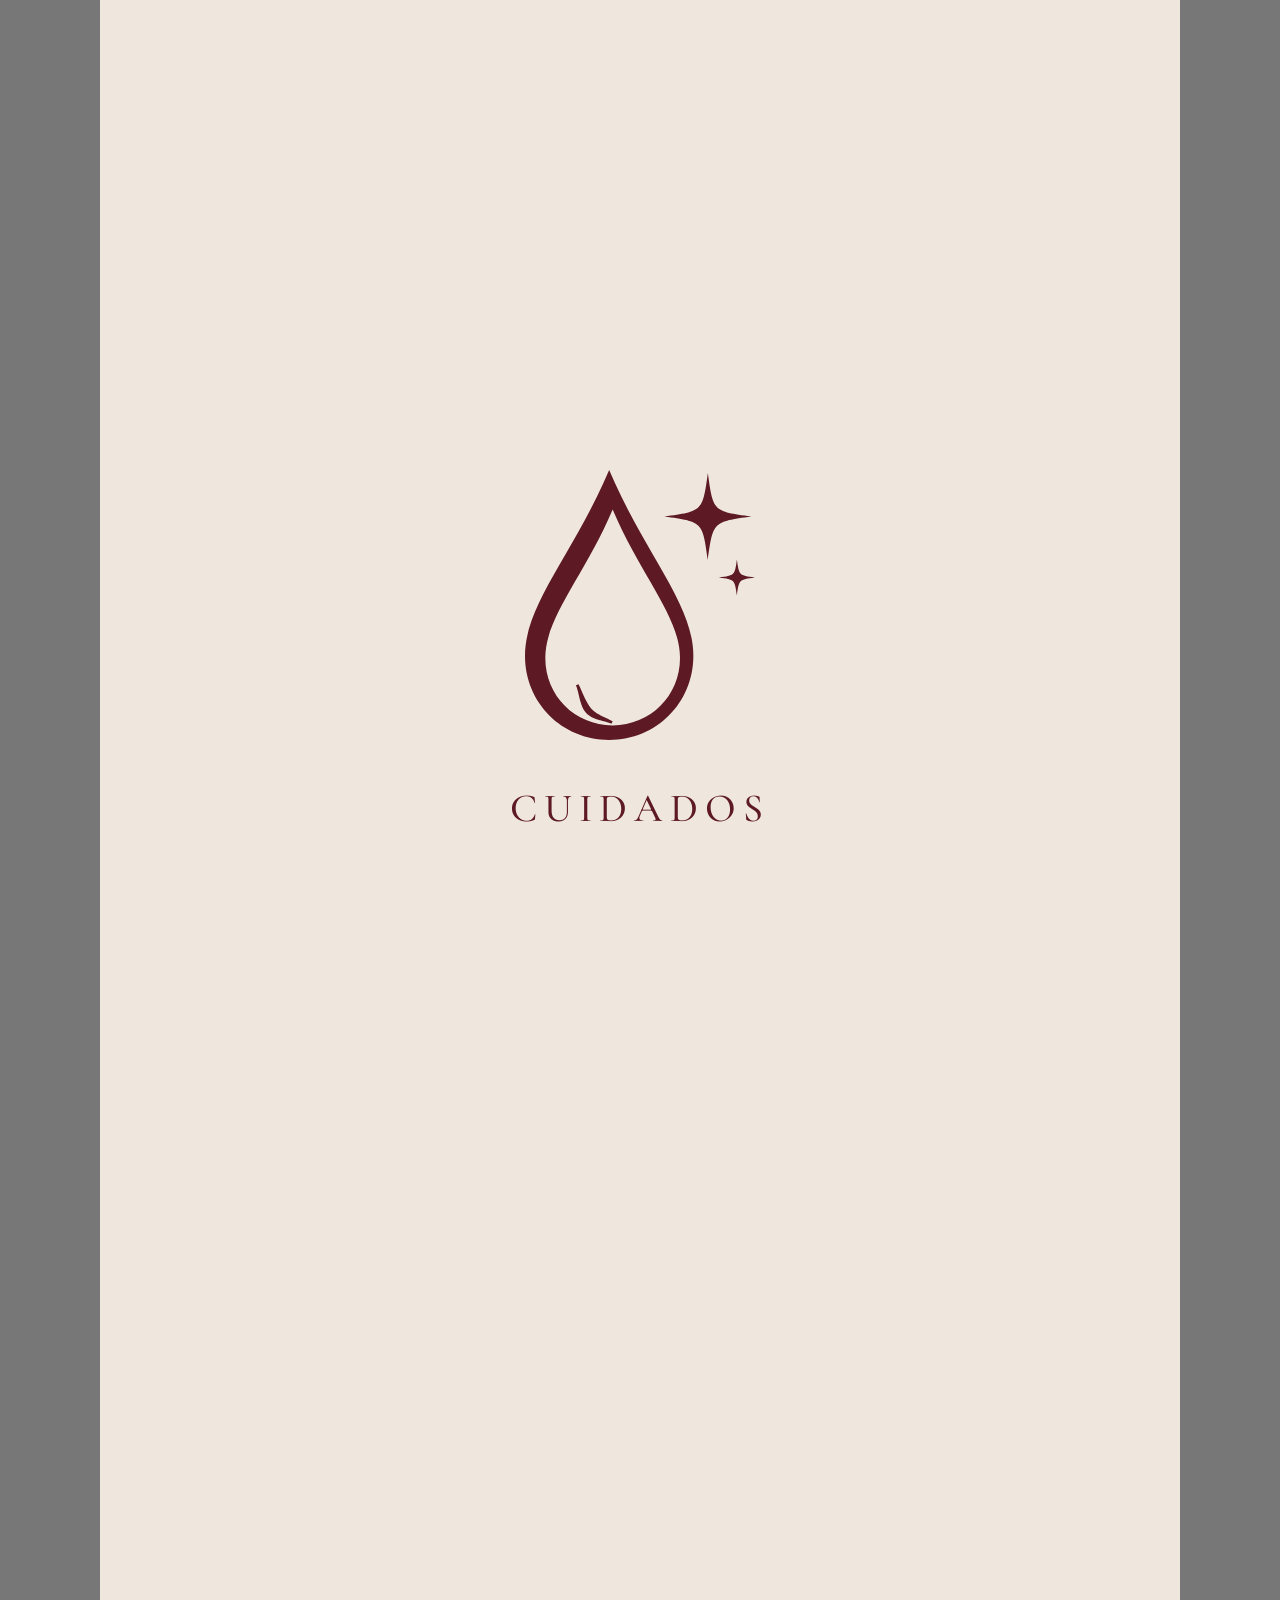
<file: bravissima/04_redes/plantillas_html/destacados.html>
<!doctype html><html lang="es"><head><meta charset="utf-8"><title>bravissima — portadas de destacados</title><style>
@font-face{font-family:"Kalnia";src:url("../../_fuentes/estaticas/Kalnia-Light.ttf");font-weight:300}
@font-face{font-family:"Cormorant Garamond";src:url("../../_fuentes/estaticas/CormorantGaramond-Regular.ttf");font-weight:400}
@font-face{font-family:"Cormorant Garamond";src:url("../../_fuentes/estaticas/CormorantGaramond-Medium.ttf");font-weight:500}
@font-face{font-family:"Cormorant Garamond";src:url("../../_fuentes/estaticas/CormorantGaramond-Italic.ttf");font-weight:400;font-style:italic}
@font-face{font-family:"Cormorant Garamond";src:url("../../_fuentes/estaticas/CormorantGaramond-LightItalic.ttf");font-weight:300;font-style:italic}
:root{--bordo:#5E1A24;--vino:#3A0F16;--crema:#EFE7DD;--rosa:#D9B8AE;--oro:#B8955A;--negro:#150B0D}
*{margin:0;padding:0;box-sizing:border-box}
html,body{background:#777}
.page{position:relative;overflow:hidden;width:var(--w);height:var(--h);break-after:page;margin:0 auto}
.abs{position:absolute}
.c{left:0;right:0;text-align:center}
.c svg{display:inline-block}
svg{display:block}
.k{font-family:"Kalnia";font-weight:300;letter-spacing:-.01em;line-height:1}
.caps{font-family:"Cormorant Garamond";font-weight:500;letter-spacing:.18em;font-variant-numeric:lining-nums;line-height:1.3}
.it{font-family:"Cormorant Garamond";font-style:italic;font-weight:400;line-height:1.1}
.itl{font-family:"Cormorant Garamond";font-style:italic;font-weight:300}
.bordo{color:var(--bordo)}.vino{color:var(--vino)}.crema{color:var(--crema)}.oro{color:var(--oro)}.negro{color:var(--negro)}
.bg-bordo{background:var(--bordo)}.bg-vino{background:var(--vino)}.bg-crema{background:var(--crema)}.bg-rosa{background:var(--rosa)}
.linea{position:absolute;height:1.5px}
@page{size:1080px 1920px;margin:0}:root{--w:1080px;--h:1920px}</style></head><body data-ancho="1080" data-alto="1920" data-unidad="px"><section class="page bg-crema" data-nombre="destacado_01_nuevo">
  <div class="abs c" style="top:790px"><svg xmlns="http://www.w3.org/2000/svg" width="167.0" height="270" viewBox="-304.3 -500.0 612.4 990.0" role="img" aria-label="llama"><path fill="#5E1A24" d="M10 490C-200 490 -330 350 -300 140C-290.32 71.45 -257.55 17.53 -224.51 -36.83C-175.62 -117.29 -126.13 -198.71 -150 -330C-80 -290 -30 -230 -10 -150C7.87 -199.15 19.76 -252.29 22.08 -305.86C55.28 -227.42 46.51 -138.6 18.8 -62.4C3.6 -123.2 -34.4 -168.8 -87.6 -199.2C-69.46 -99.42 -107.07 -37.54 -144.23 23.61C-169.34 64.92 -194.24 105.9 -201.6 158C-224.3 316.93 -126.42 423.11 32 423.99C-4.13 413.21 -30 381.43 -30 338C-30 272 28 232 60 150C92 232 150 272 150 338C150 367.28 138.24 391.26 119.51 407.09C215.2 366.44 273.15 255.88 258.2 112.4C239.79 -79.06 139.32 -241.99 22.48 -321.06C23.04 -382.37 10.66 -443.8 -20 -500C140 -400 280 -180 305 80C330 320 200 490 10 490Z"/></svg></div>
  <p class="caps abs c bordo" style="top:1102px;font-size:40px">NUEVO</p>
</section><section class="page bg-crema" data-nombre="destacado_02_aros">
  <div class="abs c" style="top:790px"><svg xmlns="http://www.w3.org/2000/svg" width="151.1" height="270" viewBox="-268.0 -476.0 536.0 958.0" role="img" aria-label="icono-aros"><path fill="#5E1A24" d="M36 -440C36 -422.87 24.03 -408.53 8 -404.89V-307.88C152.31 -303.65 268 -185.34 268 -40C268 105.67 151.78 224.2 7 227.91V287.12C32.03 345.13 62 384.91 62 420C62 454.72 34.72 482 0 482C-34.72 482 -62 454.72 -62 420C-62 384.91 -32.03 345.13 -7 287.12V227.91C-151.78 224.2 -268 105.67 -268 -40C-268 -185.34 -152.31 -303.65 -8 -307.88V-404.89C-24.03 -408.53 -36 -422.87 -36 -440C-36 -459.88 -19.88 -476 0 -476C19.88 -476 36 -459.88 36 -440ZM204 -40C204 -176.41 112.67 -287 0 -287C-112.67 -287 -204 -176.41 -204 -40C-204 96.41 -112.67 207 0 207C112.67 207 204 96.41 204 -40Z"/></svg></div>
  <p class="caps abs c bordo" style="top:1102px;font-size:40px">AROS</p>
</section><section class="page bg-crema" data-nombre="destacado_03_collares">
  <div class="abs c" style="top:790px"><svg xmlns="http://www.w3.org/2000/svg" width="247.8" height="270" viewBox="-406.0 -430.7 812.1 884.7" role="img" aria-label="icono-collares"><path fill="#5E1A24" d="M-406.04 -429.28 -393.96 -430.72 -393.45 -426.67 -392.96 -422.59 -392.49 -418.52 -392.04 -414.44 -391.6 -410.35 -391.17 -406.27 -390.76 -402.18 -390.36 -398.09 -389.97 -394 -389.59 -389.91 -389.23 -385.81 -388.87 -381.72 -388.52 -377.62 -388.18 -373.52 -387.85 -369.43 -387.52 -365.33 -387.2 -361.24 -386.88 -357.14 -386.55 -353.05 -386.23 -348.96 -385.91 -344.88 -385.59 -340.79 -385.26 -336.71 -384.93 -332.63 -384.59 -328.56 -384.25 -324.49 -383.89 -320.43 -383.53 -316.37 -383.16 -312.31 -382.77 -308.26 -382.38 -304.22 -381.96 -300.18 -381.54 -296.15 -381.09 -292.13 -380.63 -288.12 -380.15 -284.11 -379.66 -280.11 -379.14 -276.12 -378.59 -272.14 -378.03 -268.17 -377.44 -264.21 -376.82 -260.25 -376.18 -256.31 -375.51 -252.38 -374.81 -248.46 -374.08 -244.56 -373.32 -240.66 -372.53 -236.78 -371.7 -232.91 -370.84 -229.05 -369.95 -225.2 -369.01 -221.37 -368.04 -217.56 -367.03 -213.75 -365.98 -209.97 -364.89 -206.19 -363.76 -202.43 -362.6 -198.71 -361.4 -194.98 -360.18 -191.23 -358.92 -187.49 -357.63 -183.73 -356.32 -179.97 -354.97 -176.2 -353.6 -172.43 -352.2 -168.66 -350.77 -164.89 -349.31 -161.11 -347.83 -157.33 -346.32 -153.55 -344.78 -149.78 -343.22 -146 -341.64 -142.23 -340.03 -138.46 -338.4 -134.69 -336.75 -130.93 -335.07 -127.18 -333.37 -123.43 -331.66 -119.69 -329.92 -115.95 -328.16 -112.23 -326.38 -108.51 -324.59 -104.81 -322.77 -101.11 -320.94 -97.43 -319.1 -93.76 -317.23 -90.1 -315.35 -86.46 -313.46 -82.83 -311.55 -79.22 -309.63 -75.63 -307.69 -72.05 -305.74 -68.49 -303.78 -64.95 -301.8 -61.43 -299.82 -57.93 -297.82 -54.45 -295.82 -50.99 -293.81 -47.56 -291.78 -44.15 -289.75 -40.76 -287.71 -37.4 -285.67 -34.07 -283.61 -30.76 -281.55 -27.48 -279.49 -24.23 -277.42 -21.01 -275.35 -17.81 -273.27 -14.65 -271.19 -11.52 -269.11 -8.43 -267.03 -5.36 -264.94 -2.33 -262.86 0.66 -260.78 3.61 -258.3 7.07 -255.8 10.5 -253.27 13.91 -250.7 17.31 -248.11 20.68 -245.48 24.03 -242.82 27.36 -240.14 30.66 -237.43 33.95 -234.7 37.21 -231.94 40.44 -229.17 43.65 -226.37 46.83 -223.55 49.99 -220.71 53.12 -217.86 56.23 -214.99 59.3 -212.1 62.35 -209.2 65.36 -206.29 68.35 -203.37 71.31 -200.44 74.23 -197.5 77.12 -194.56 79.98 -191.6 82.81 -188.65 85.6 -185.69 88.36 -182.73 91.08 -179.77 93.77 -176.8 96.42 -173.85 99.03 -170.89 101.6 -167.94 104.14 -164.99 106.63 -162.05 109.09 -159.12 111.51 -156.2 113.88 -153.29 116.22 -150.39 118.51 -147.51 120.75 -144.64 122.96 -141.78 125.12 -138.95 127.23 -136.13 129.3 -133.33 131.32 -130.55 133.29 -127.8 135.22 -125.07 137.09 -122.39 138.9 -118.51 141.48 -114.69 143.96 -110.88 146.35 -107.1 148.66 -103.33 150.88 -99.59 153.02 -95.87 155.08 -92.16 157.05 -88.48 158.94 -84.81 160.75 -81.16 162.48 -77.53 164.13 -73.92 165.7 -70.32 167.19 -66.73 168.6 -63.16 169.93 -59.6 171.19 -56.05 172.36 -52.52 173.46 -48.99 174.48 -45.47 175.43 -41.96 176.3 -38.46 177.1 -34.96 177.82 -31.47 178.46 -27.97 179.04 -24.49 179.54 -21 179.97 -17.51 180.33 -14.02 180.63 -10.52 180.86 -7.02 181.03 -3.52 181.13 0 181.16 3.52 181.13 7.02 181.03 10.52 180.86 14.02 180.63 17.51 180.33 21 179.97 24.49 179.54 27.97 179.04 31.47 178.46 34.96 177.82 38.46 177.1 41.96 176.3 45.47 175.43 48.99 174.48 52.52 173.46 56.05 172.36 59.6 171.19 63.16 169.93 66.73 168.6 70.32 167.19 73.92 165.7 77.53 164.13 81.16 162.48 84.81 160.75 88.48 158.94 92.16 157.05 95.87 155.08 99.59 153.02 103.33 150.88 107.1 148.66 110.88 146.35 114.69 143.96 118.51 141.48 122.39 138.9 125.07 137.09 127.8 135.22 130.55 133.29 133.33 131.32 136.13 129.3 138.95 127.23 141.78 125.12 144.64 122.96 147.51 120.75 150.39 118.51 153.29 116.22 156.2 113.88 159.12 111.51 162.05 109.09 164.99 106.63 167.94 104.14 170.89 101.6 173.85 99.03 176.8 96.42 179.77 93.77 182.73 91.08 185.69 88.36 188.65 85.6 191.6 82.81 194.56 79.98 197.5 77.12 200.44 74.23 203.37 71.31 206.29 68.35 209.2 65.36 212.1 62.35 214.99 59.3 217.86 56.23 220.71 53.12 223.55 49.99 226.37 46.83 229.17 43.65 231.94 40.44 234.7 37.21 237.43 33.95 240.14 30.66 242.82 27.36 245.48 24.03 248.11 20.68 250.7 17.31 253.27 13.91 255.8 10.5 258.3 7.07 260.78 3.61 262.86 0.66 264.94 -2.33 267.03 -5.36 269.11 -8.43 271.19 -11.52 273.27 -14.65 275.35 -17.81 277.42 -21.01 279.49 -24.23 281.55 -27.48 283.61 -30.76 285.67 -34.07 287.71 -37.4 289.75 -40.76 291.78 -44.15 293.81 -47.56 295.82 -50.99 297.82 -54.45 299.82 -57.93 301.8 -61.43 303.78 -64.95 305.74 -68.49 307.69 -72.05 309.63 -75.63 311.55 -79.22 313.46 -82.83 315.35 -86.46 317.23 -90.1 319.1 -93.76 320.94 -97.43 322.77 -101.11 324.59 -104.81 326.38 -108.51 328.16 -112.23 329.92 -115.95 331.66 -119.69 333.37 -123.43 335.07 -127.18 336.75 -130.93 338.4 -134.69 340.03 -138.46 341.64 -142.23 343.22 -146 344.78 -149.78 346.32 -153.55 347.83 -157.33 349.31 -161.11 350.77 -164.89 352.2 -168.66 353.6 -172.43 354.97 -176.2 356.32 -179.97 357.63 -183.73 358.92 -187.49 360.18 -191.23 361.4 -194.98 362.6 -198.71 363.76 -202.43 364.89 -206.19 365.98 -209.97 367.03 -213.75 368.04 -217.56 369.01 -221.37 369.95 -225.2 370.84 -229.05 371.7 -232.91 372.53 -236.78 373.32 -240.66 374.08 -244.56 374.81 -248.46 375.51 -252.38 376.18 -256.31 376.82 -260.25 377.44 -264.21 378.03 -268.17 378.59 -272.14 379.14 -276.12 379.66 -280.11 380.15 -284.11 380.63 -288.12 381.09 -292.13 381.54 -296.15 381.96 -300.18 382.38 -304.22 382.77 -308.26 383.16 -312.31 383.53 -316.37 383.89 -320.43 384.25 -324.49 384.59 -328.56 384.93 -332.63 385.26 -336.71 385.59 -340.79 385.91 -344.88 386.23 -348.96 386.55 -353.05 386.88 -357.14 387.2 -361.24 387.52 -365.33 387.85 -369.43 388.18 -373.52 388.52 -377.62 388.87 -381.72 389.23 -385.81 389.59 -389.91 389.97 -394 390.36 -398.09 390.76 -402.18 391.17 -406.27 391.6 -410.35 392.04 -414.44 392.49 -418.52 392.96 -422.59 393.45 -426.67 393.96 -430.72 406.04 -429.28 405.59 -425.26 405.16 -421.24 404.76 -417.22 404.37 -413.19 404.01 -409.15 403.67 -405.11 403.35 -401.06 403.04 -397.01 402.74 -392.95 402.46 -388.88 402.19 -384.82 401.93 -380.74 401.68 -376.67 401.43 -372.58 401.19 -368.5 400.95 -364.41 400.72 -360.32 400.49 -356.23 400.26 -352.13 400.03 -348.03 399.8 -343.94 399.57 -339.83 399.33 -335.73 399.09 -331.63 398.84 -327.53 398.58 -323.42 398.32 -319.32 398.05 -315.21 397.76 -311.11 397.46 -307.01 397.15 -302.91 396.83 -298.81 396.48 -294.71 396.13 -290.61 395.75 -286.52 395.35 -282.43 394.93 -278.34 394.49 -274.25 394.03 -270.17 393.54 -266.09 393.03 -262.01 392.49 -257.94 391.92 -253.87 391.32 -249.81 390.69 -245.75 390.02 -241.7 389.33 -237.65 388.6 -233.61 387.83 -229.58 387.03 -225.55 386.18 -221.53 385.3 -217.52 384.38 -213.51 383.41 -209.51 382.4 -205.52 381.34 -201.54 380.24 -197.57 379.13 -193.7 377.98 -189.82 376.81 -185.93 375.6 -182.04 374.36 -178.15 373.1 -174.25 371.8 -170.34 370.47 -166.44 369.12 -162.53 367.73 -158.62 366.33 -154.71 364.89 -150.79 363.43 -146.88 361.94 -142.97 360.42 -139.06 358.89 -135.16 357.32 -131.26 355.74 -127.36 354.13 -123.47 352.5 -119.58 350.85 -115.7 349.17 -111.83 347.48 -107.96 345.76 -104.11 344.03 -100.26 342.27 -96.43 340.5 -92.6 338.71 -88.79 336.9 -84.99 335.08 -81.2 333.24 -77.43 331.38 -73.67 329.51 -69.93 327.62 -66.2 325.72 -62.5 323.8 -58.8 321.87 -55.13 319.93 -51.48 317.98 -47.85 316.01 -44.23 314.03 -40.64 312.05 -37.07 310.05 -33.53 308.04 -30.01 306.02 -26.51 304 -23.04 301.97 -19.59 299.93 -16.18 297.88 -12.78 295.82 -9.42 293.76 -6.09 291.7 -2.78 289.63 0.49 287.56 3.73 285.48 6.95 283.4 10.12 281.32 13.27 279.22 16.39 276.72 20.06 274.18 23.71 271.6 27.34 268.99 30.95 266.36 34.53 263.69 38.1 260.99 41.63 258.26 45.15 255.51 48.64 252.74 52.1 249.94 55.54 247.12 58.95 244.27 62.34 241.41 65.69 238.53 69.02 235.63 72.32 232.71 75.59 229.78 78.83 226.83 82.03 223.87 85.21 220.9 88.35 217.91 91.47 214.92 94.55 211.92 97.59 208.91 100.6 205.9 103.58 202.88 106.52 199.86 109.42 196.84 112.29 193.81 115.12 190.79 117.91 187.76 120.67 184.74 123.38 181.72 126.06 178.71 128.69 175.7 131.29 172.7 133.84 169.7 136.35 166.72 138.82 163.74 141.25 160.78 143.63 157.83 145.97 154.89 148.27 151.97 150.52 149.07 152.72 146.18 154.88 143.31 157 140.46 159.06 137.61 161.1 133.56 163.91 129.5 166.65 125.44 169.32 121.4 171.9 117.36 174.4 113.33 176.82 109.3 179.16 105.28 181.42 101.27 183.6 97.25 185.7 93.24 187.71 89.22 189.64 85.21 191.49 81.2 193.26 77.19 194.95 73.17 196.55 69.15 198.06 65.13 199.5 61.1 200.85 57.07 202.12 53.04 203.3 49 204.4 44.95 205.42 40.9 206.35 36.84 207.19 32.78 207.96 28.71 208.63 24.63 209.22 20.54 209.72 16.45 210.12 12.35 210.44 8.24 210.66 7 210.7V226.36C37.14 293.47 74 337.48 74 380C74 421.44 41.44 454 0 454C-41.44 454 -74 421.44 -74 380C-74 337.48 -37.14 293.47 -7 226.36V210.7L-8.24 210.66L-12.35 210.44L-16.45 210.12L-20.54 209.72L-24.63 209.22L-28.71 208.63L-32.78 207.96L-36.84 207.19L-40.9 206.35L-44.95 205.42L-49 204.4L-53.04 203.3L-57.07 202.12L-61.1 200.85L-65.13 199.5L-69.15 198.06L-73.17 196.55L-77.19 194.95L-81.2 193.26L-85.21 191.49L-89.22 189.64L-93.24 187.71L-97.25 185.7L-101.27 183.6L-105.28 181.42L-109.3 179.16L-113.33 176.82L-117.36 174.4L-121.4 171.9L-125.44 169.32L-129.5 166.65L-133.56 163.91L-137.61 161.1L-140.46 159.06L-143.31 157L-146.18 154.88L-149.07 152.72L-151.97 150.52L-154.89 148.27L-157.83 145.97L-160.78 143.63L-163.74 141.25L-166.72 138.82L-169.7 136.35L-172.7 133.84L-175.7 131.29L-178.71 128.69L-181.72 126.06L-184.74 123.38L-187.76 120.67L-190.79 117.91L-193.81 115.12L-196.84 112.29L-199.86 109.42L-202.88 106.52L-205.9 103.58L-208.91 100.6L-211.92 97.59L-214.92 94.55L-217.91 91.47L-220.9 88.35L-223.87 85.21L-226.83 82.03L-229.78 78.83L-232.71 75.59L-235.63 72.32L-238.53 69.02L-241.41 65.69L-244.27 62.34L-247.12 58.95L-249.94 55.54L-252.74 52.1L-255.51 48.64L-258.26 45.15L-260.99 41.63L-263.69 38.1L-266.36 34.53L-268.99 30.95L-271.6 27.34L-274.18 23.71L-276.72 20.06L-279.22 16.39L-281.32 13.27L-283.4 10.12L-285.48 6.95L-287.56 3.73L-289.63 0.49L-291.7 -2.78L-293.76 -6.09L-295.82 -9.42L-297.88 -12.78L-299.93 -16.18L-301.97 -19.59L-304 -23.04L-306.02 -26.51L-308.04 -30.01L-310.05 -33.53L-312.05 -37.07L-314.03 -40.64L-316.01 -44.23L-317.98 -47.85L-319.93 -51.48L-321.87 -55.13L-323.8 -58.8L-325.72 -62.5L-327.62 -66.2L-329.51 -69.93L-331.38 -73.67L-333.24 -77.43L-335.08 -81.2L-336.9 -84.99L-338.71 -88.79L-340.5 -92.6L-342.27 -96.43L-344.03 -100.26L-345.76 -104.11L-347.48 -107.96L-349.17 -111.83L-350.85 -115.7L-352.5 -119.58L-354.13 -123.47L-355.74 -127.36L-357.32 -131.26L-358.89 -135.16L-360.42 -139.06L-361.94 -142.97L-363.43 -146.88L-364.89 -150.79L-366.33 -154.71L-367.73 -158.62L-369.12 -162.53L-370.47 -166.44L-371.8 -170.34L-373.1 -174.25L-374.36 -178.15L-375.6 -182.04L-376.81 -185.93L-377.98 -189.82L-379.13 -193.7L-380.24 -197.57L-381.34 -201.54L-382.4 -205.52L-383.41 -209.51L-384.38 -213.51L-385.3 -217.52L-386.18 -221.53L-387.03 -225.55L-387.83 -229.58L-388.6 -233.61L-389.33 -237.65L-390.02 -241.7L-390.69 -245.75L-391.32 -249.81L-391.92 -253.87L-392.49 -257.94L-393.03 -262.01L-393.54 -266.09L-394.03 -270.17L-394.49 -274.25L-394.93 -278.34L-395.35 -282.43L-395.75 -286.52L-396.13 -290.61L-396.48 -294.71L-396.83 -298.81L-397.15 -302.91L-397.46 -307.01L-397.76 -311.11L-398.05 -315.21L-398.32 -319.32L-398.58 -323.42L-398.84 -327.53L-399.09 -331.63L-399.33 -335.73L-399.57 -339.83L-399.8 -343.94L-400.03 -348.03L-400.26 -352.13L-400.49 -356.23L-400.72 -360.32L-400.95 -364.41L-401.19 -368.5L-401.43 -372.58L-401.68 -376.67L-401.93 -380.74L-402.19 -384.82L-402.46 -388.88L-402.74 -392.95L-403.04 -397.01L-403.35 -401.06L-403.67 -405.11L-404.01 -409.15L-404.37 -413.19L-404.76 -417.22L-405.16 -421.24L-405.59 -425.26Z"/></svg></div>
  <p class="caps abs c bordo" style="top:1102px;font-size:40px">COLLARES</p>
</section><section class="page bg-crema" data-nombre="destacado_04_anillos">
  <div class="abs c" style="top:790px"><svg xmlns="http://www.w3.org/2000/svg" width="201.5" height="270" viewBox="-300.0 -354.0 600.0 804.0" role="img" aria-label="icono-anillos"><path fill="#5E1A24" d="M300 150C300 315.69 165.69 450 0 450C-165.69 450 -300 315.69 -300 150C-300 12.63 -207.67 -103.17 -81.69 -138.74L-96 -196L-90.6 -198.91C-99.13 -214 -104 -231.43 -104 -250C-104 -307.44 -57.44 -354 0 -354C57.44 -354 104 -307.44 104 -250C104 -231.43 99.13 -214 90.6 -198.91L96 -196L81.69 -138.74C207.67 -103.17 300 12.63 300 150ZM236 132C236 16.83 169.07 -80.98 76.03 -116.11L76 -116L69.02 -118.62C47.19 -126.02 24.01 -130 0 -130C-24.01 -130 -47.19 -126.02 -69.02 -118.62L-76 -116L-76.03 -116.11C-169.07 -80.98 -236 16.83 -236 132C-236 276.7 -130.34 394 0 394C130.34 394 236 276.7 236 132ZM-10 -284C-10 -297.25 -20.75 -308 -34 -308C-47.25 -308 -58 -297.25 -58 -284C-58 -270.75 -47.25 -260 -34 -260C-20.75 -260 -10 -270.75 -10 -284ZM49.68 -145.91 54.61 -161.48C45.53 -155.86 35.51 -151.6 24.84 -148.99C33.22 -148.3 41.51 -147.27 49.68 -145.91ZM-49.68 -145.91C-41.51 -147.27 -33.22 -148.3 -24.84 -148.99C-35.51 -151.6 -45.53 -155.86 -54.61 -161.48Z"/></svg></div>
  <p class="caps abs c bordo" style="top:1102px;font-size:40px">ANILLOS</p>
</section><section class="page bg-crema" data-nombre="destacado_05_cuidados">
  <div class="abs c" style="top:790px"><svg xmlns="http://www.w3.org/2000/svg" width="229.9" height="270" viewBox="-330.0 -490.0 792.0 930.0" role="img" aria-label="icono-cuidados"><path fill="#5E1A24" d="M-40 -490C81.8 -202 250 -29.8 250 150C250 312.4 122.4 440 -40 440C-202.4 440 -330 312.4 -330 150C-330 -29.8 -161.8 -202 -40 -490ZM-28 -354C-125.44 -123.6 -260 14.16 -260 158C-260 287.92 -157.92 390 -28 390C101.92 390 204 287.92 204 158C204 14.16 69.44 -123.6 -28 -354ZM300 -480C318 -348 318 -348 450 -330C318 -312 318 -312 300 -180C282 -312 282 -312 150 -330C282 -348 282 -348 300 -480ZM-154.36 251.88 -145.64 248.12 -143.79 251.88 -141.96 255.74 -140.15 259.65 -138.37 263.6 -136.6 267.58 -134.84 271.57 -133.08 275.55 -131.3 279.53 -129.53 283.48 -127.76 287.4 -125.98 291.28 -124.19 295.1 -122.38 298.84 -120.54 302.49 -118.67 306.04 -116.78 309.47 -114.89 312.79 -113.01 315.98 -111.12 319.04 -109.23 321.96 -107.32 324.73 -105.4 327.36 -103.46 329.82 -101.51 332.12 -99.25 334.55 -96.89 336.86 -94.39 339.1 -91.75 341.29 -88.96 343.44 -86.04 345.55 -82.98 347.63 -79.77 349.64 -76.43 351.6 -72.97 353.51 -69.42 355.38 -65.78 357.22 -62.07 359.03 -58.31 360.84 -54.51 362.65 -50.68 364.45 -46.84 366.25 -42.99 368.07 -39.16 369.91 -35.36 371.8 -31.59 373.75 -27.95 375.74 -32.05 384.26 -35.76 382.71 -39.49 381.3 -43.3 379.98 -47.18 378.74 -51.12 377.57 -55.12 376.44 -59.16 375.35 -63.24 374.28 -67.34 373.18 -71.46 372.05 -75.58 370.87 -79.71 369.61 -83.83 368.27 -87.94 366.81 -92.03 365.22 -96.09 363.48 -100.1 361.53 -104.03 359.34 -107.86 356.89 -111.57 354.17 -115.13 351.16 -118.49 347.88 -121.4 344.59 -124.06 341.15 -126.5 337.55 -128.73 333.82 -130.77 329.99 -132.62 326.05 -134.29 322.03 -135.81 317.94 -137.19 313.79 -138.47 309.6 -139.67 305.39 -140.81 301.15 -141.91 296.91 -142.96 292.66 -143.99 288.41 -145 284.18 -146 279.96 -147.03 275.78 -148.1 271.64 -149.22 267.55 -150.39 263.53 -151.63 259.58 -152.94 255.71ZM400 -182C407.44 -127.44 407.44 -127.44 462 -120C407.44 -112.56 407.44 -112.56 400 -58C392.56 -112.56 392.56 -112.56 338 -120C392.56 -127.44 392.56 -127.44 400 -182Z"/></svg></div>
  <p class="caps abs c bordo" style="top:1102px;font-size:40px">CUIDADOS</p>
</section></body></html>
</file>
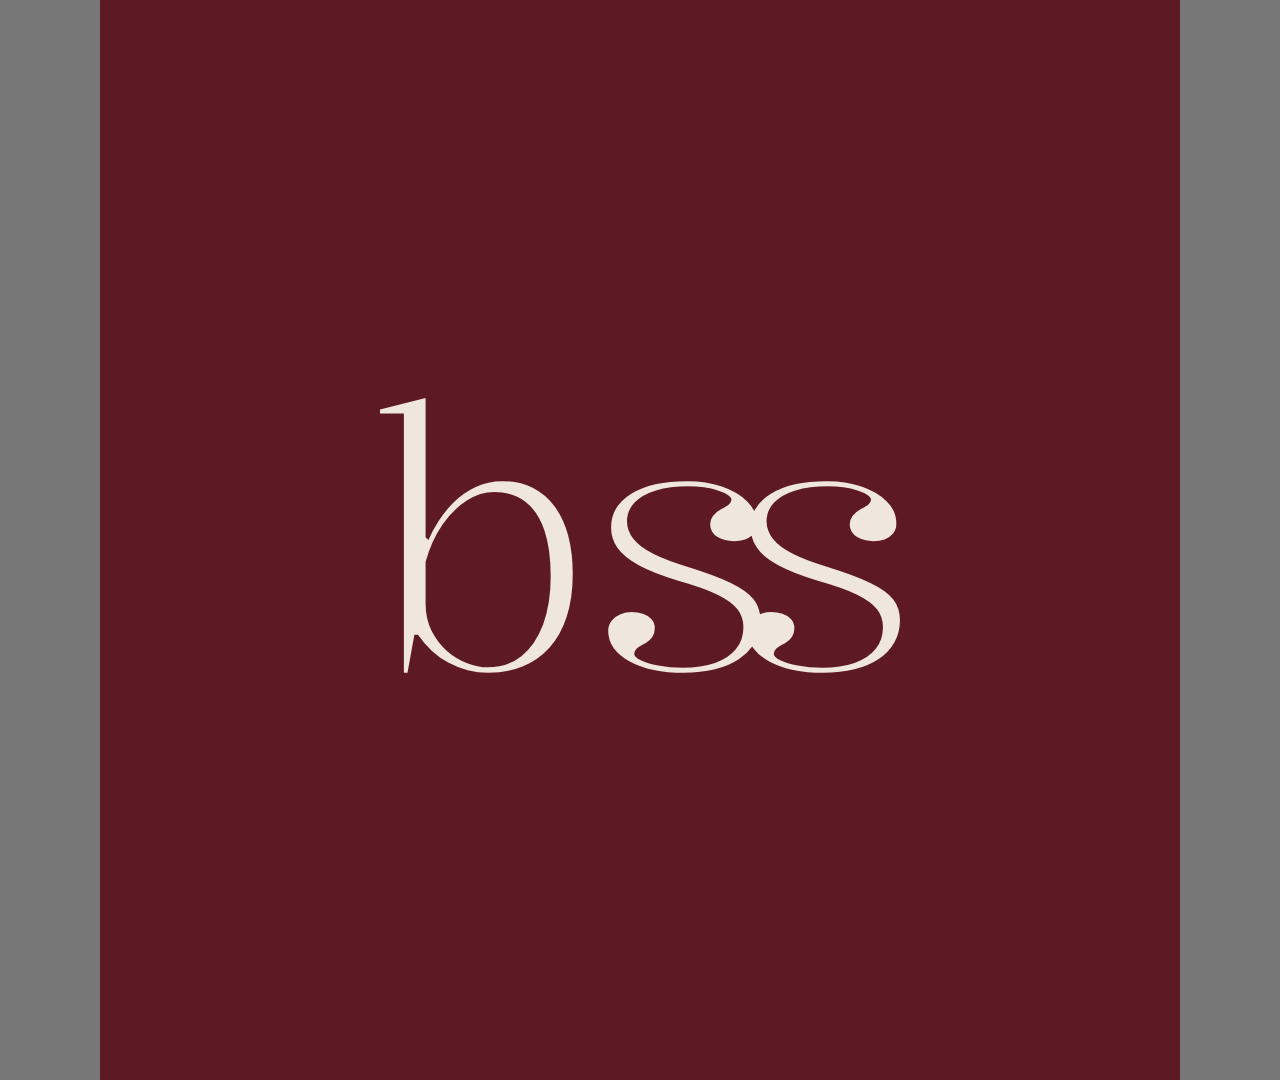
<file: bravissima/04_redes/plantillas_html/perfil.html>
<!doctype html><html lang="es"><head><meta charset="utf-8"><title>bravissima — foto de perfil</title><style>
@font-face{font-family:"Kalnia";src:url("../../_fuentes/estaticas/Kalnia-Light.ttf");font-weight:300}
@font-face{font-family:"Cormorant Garamond";src:url("../../_fuentes/estaticas/CormorantGaramond-Regular.ttf");font-weight:400}
@font-face{font-family:"Cormorant Garamond";src:url("../../_fuentes/estaticas/CormorantGaramond-Medium.ttf");font-weight:500}
@font-face{font-family:"Cormorant Garamond";src:url("../../_fuentes/estaticas/CormorantGaramond-Italic.ttf");font-weight:400;font-style:italic}
@font-face{font-family:"Cormorant Garamond";src:url("../../_fuentes/estaticas/CormorantGaramond-LightItalic.ttf");font-weight:300;font-style:italic}
:root{--bordo:#5E1A24;--vino:#3A0F16;--crema:#EFE7DD;--rosa:#D9B8AE;--oro:#B8955A;--negro:#150B0D}
*{margin:0;padding:0;box-sizing:border-box}
html,body{background:#777}
.page{position:relative;overflow:hidden;width:var(--w);height:var(--h);break-after:page;margin:0 auto}
.abs{position:absolute}
.c{left:0;right:0;text-align:center}
.c svg{display:inline-block}
svg{display:block}
.k{font-family:"Kalnia";font-weight:300;letter-spacing:-.01em;line-height:1}
.caps{font-family:"Cormorant Garamond";font-weight:500;letter-spacing:.18em;font-variant-numeric:lining-nums;line-height:1.3}
.it{font-family:"Cormorant Garamond";font-style:italic;font-weight:400;line-height:1.1}
.itl{font-family:"Cormorant Garamond";font-style:italic;font-weight:300}
.bordo{color:var(--bordo)}.vino{color:var(--vino)}.crema{color:var(--crema)}.oro{color:var(--oro)}.negro{color:var(--negro)}
.bg-bordo{background:var(--bordo)}.bg-vino{background:var(--vino)}.bg-crema{background:var(--crema)}.bg-rosa{background:var(--rosa)}
.linea{position:absolute;height:1.5px}
@page{size:1080px 1080px;margin:0}:root{--w:1080px;--h:1080px}</style></head><body data-ancho="1080" data-alto="1080" data-unidad="px"><section class="page bg-bordo" data-nombre="perfil_isotipo-crema-sobre-bordo">
  <div class="abs c" style="top:398px"><svg xmlns="http://www.w3.org/2000/svg" width="520" height="274.8" viewBox="50.0 -745.0 1438.0 760.0" role="img" aria-label="bss"><path fill="#EFE7DD" d="M890 15Q845 15 807 7Q769 -1 740.5 -16.5Q712 -32 696.5 -53Q681 -74 681 -101Q681 -117 690.5 -129Q700 -141 715 -147Q730 -153 746 -153Q762 -153 777 -148Q792 -143 801 -133Q810 -123 810 -108Q810 -95 803.5 -84.5Q797 -74 784 -67Q766 -58 759.5 -51.5Q753 -45 753 -38Q753 -29 771 -20Q789 -11 819.5 -5Q850 1 887 1Q939 1 976.5 -12Q1014 -25 1034.5 -50.5Q1055 -76 1055 -112Q1055 -140 1038.5 -161Q1022 -182 983.5 -201Q945 -220 877 -239Q807 -260 765.5 -282.5Q724 -305 706.5 -330.5Q689 -356 689 -387Q689 -446 745 -480.5Q801 -515 900 -515Q952 -515 995.5 -500Q1039 -485 1065.5 -459Q1078.13 -446.61 1084.74 -431.95Q1098.35 -460.39 1131 -480.5Q1187 -515 1286 -515Q1338 -515 1381.5 -500Q1425 -485 1451.5 -459Q1478 -433 1478 -397Q1478 -381 1469 -370Q1460 -359 1445.5 -354Q1431 -349 1415 -349Q1402 -349 1390.5 -352Q1379 -355 1369.5 -360.5Q1360 -366 1354.5 -375Q1349 -384 1349 -395Q1349 -421 1380 -438Q1396 -446 1402 -452Q1408 -458 1408 -464Q1408 -470 1398 -477Q1388 -484 1370.5 -489.5Q1353 -495 1332 -498Q1311 -501 1289 -501Q1237 -501 1199 -489.5Q1161 -478 1140 -456Q1119 -434 1119 -404Q1119 -378 1136.5 -355.5Q1154 -333 1191.5 -314Q1229 -295 1290 -277Q1364 -254 1407.5 -233Q1451 -212 1469.5 -188Q1488 -164 1488 -131Q1488 -96 1472.5 -69Q1457 -42 1429 -23Q1401 -4 1362 5.5Q1323 15 1276 15Q1231 15 1193 7Q1155 -1 1126.5 -16.5Q1098 -32 1082.5 -53Q1080.78 -55.34 1079.25 -57.74Q1064.97 -37.91 1043 -23Q1015 -4 976 5.5Q937 15 890 15ZM116 15V-702H50V-713L176 -745V-360L184 -352Q194 -377 212 -405Q230 -433 255.5 -458Q281 -483 314.5 -499Q348 -515 389 -515Q436 -515 472 -497Q508 -479 533 -445Q558 -411 570.5 -364Q583 -317 583 -259Q583 -192 566.5 -140.5Q550 -89 518.5 -54.5Q487 -20 444 -2.5Q401 15 349 15Q320 15 292.5 8Q265 1 240 -12.5Q215 -26 193.5 -45.5Q172 -65 155 -90H145L126 15ZM347 0Q402 0 441 -31Q480 -62 501 -118.5Q522 -175 522 -252Q522 -327 504.5 -379Q487 -431 452 -458Q417 -485 366 -485Q327 -485 290 -461.5Q253 -438 223 -395Q193 -352 176 -292V-177Q176 -134 192.5 -101Q209 -68 235 -45.5Q261 -23 291 -11.5Q321 0 347 0ZM1077.51 -364.3Q1069.93 -357.6 1059.5 -354Q1045 -349 1029 -349Q1016 -349 1004.5 -352Q993 -355 983.5 -360.5Q974 -366 968.5 -375Q963 -384 963 -395Q963 -421 994 -438Q1010 -446 1016 -452Q1022 -458 1022 -464Q1022 -470 1012 -477Q1002 -484 984.5 -489.5Q967 -495 946 -498Q925 -501 903 -501Q851 -501 813 -489.5Q775 -478 754 -456Q733 -434 733 -404Q733 -378 750.5 -355.5Q768 -333 805.5 -314Q843 -295 904 -277Q978 -254 1021.5 -233Q1065 -212 1083.5 -188Q1097.38 -170 1100.84 -146.94L1101 -147Q1116 -153 1132 -153Q1148 -153 1163 -148Q1178 -143 1187 -133Q1196 -123 1196 -108Q1196 -95 1189.5 -84.5Q1183 -74 1170 -67Q1152 -58 1145.5 -51.5Q1139 -45 1139 -38Q1139 -29 1157 -20Q1175 -11 1205.5 -5Q1236 1 1273 1Q1325 1 1362.5 -12Q1400 -25 1420.5 -50.5Q1441 -76 1441 -112Q1441 -140 1424.5 -161Q1408 -182 1369.5 -201Q1331 -220 1263 -239Q1193 -260 1151.5 -282.5Q1110 -305 1092.5 -330.5Q1081.63 -346.34 1077.51 -364.3Z"/></svg></div>
</section></body></html>
</file>
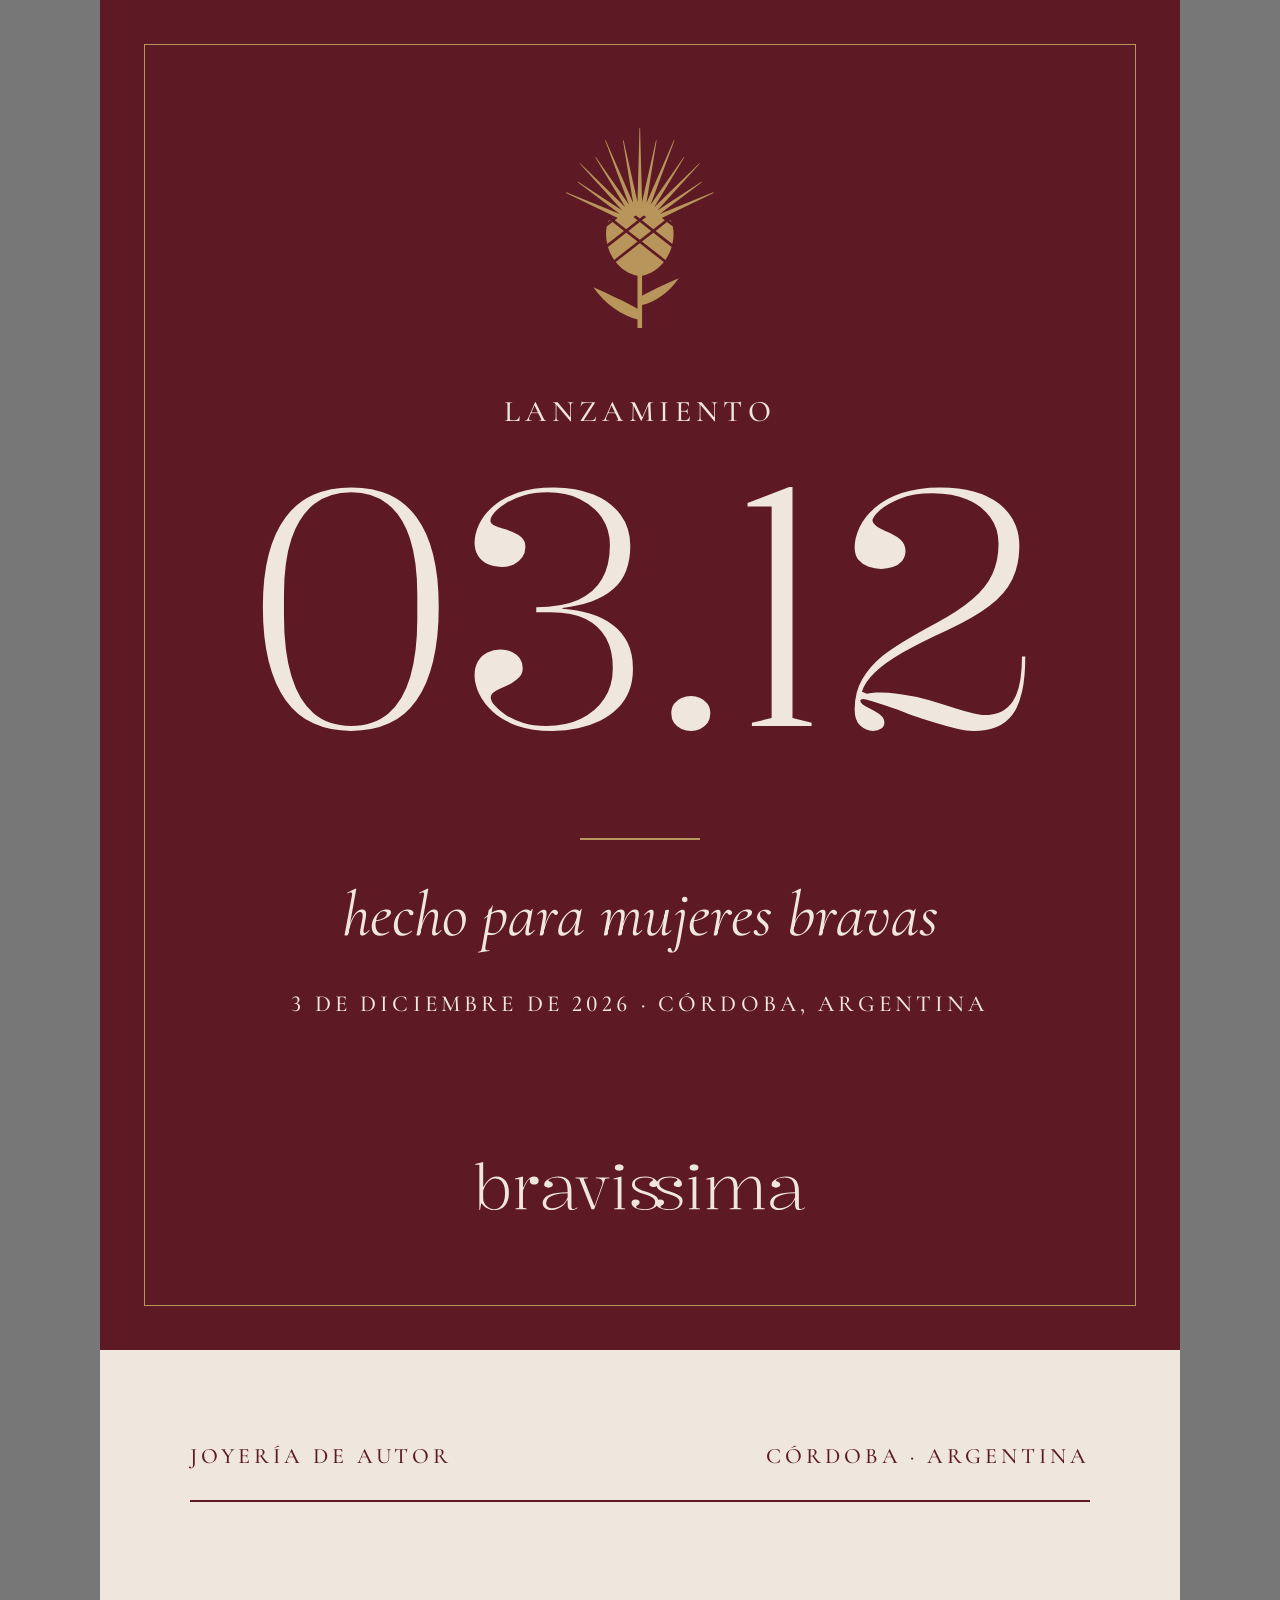
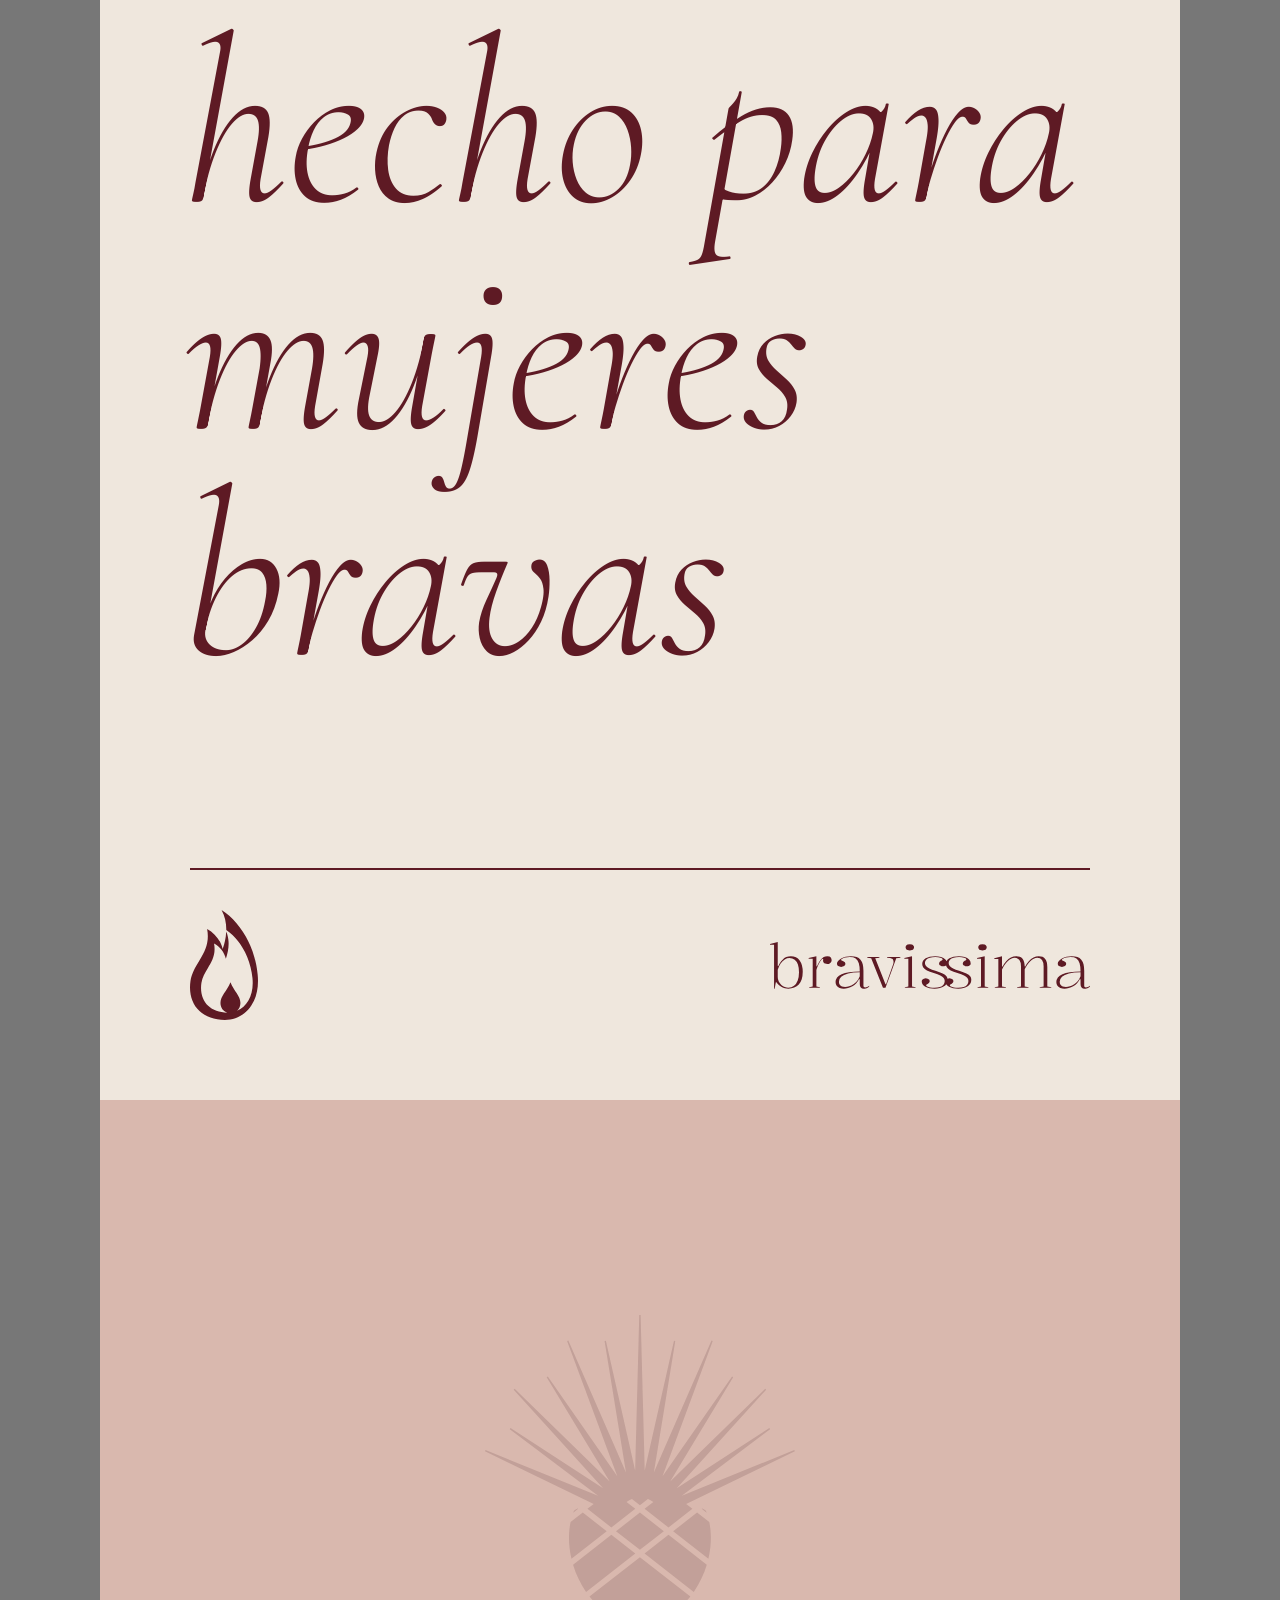
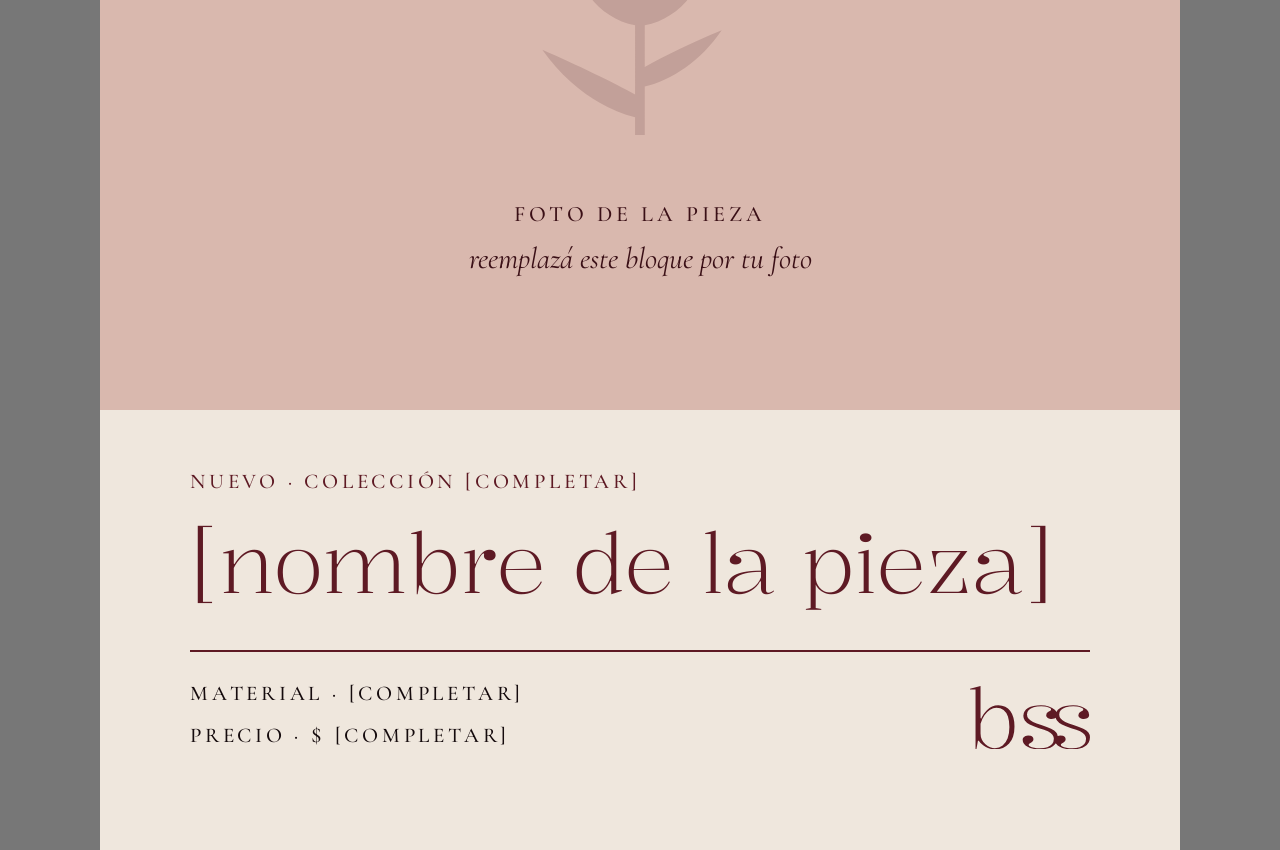
<file: bravissima/04_redes/plantillas_html/posts.html>
<!doctype html><html lang="es"><head><meta charset="utf-8"><title>bravissima — posts 1080×1350</title><style>
@font-face{font-family:"Kalnia";src:url("../../_fuentes/estaticas/Kalnia-Light.ttf");font-weight:300}
@font-face{font-family:"Cormorant Garamond";src:url("../../_fuentes/estaticas/CormorantGaramond-Regular.ttf");font-weight:400}
@font-face{font-family:"Cormorant Garamond";src:url("../../_fuentes/estaticas/CormorantGaramond-Medium.ttf");font-weight:500}
@font-face{font-family:"Cormorant Garamond";src:url("../../_fuentes/estaticas/CormorantGaramond-Italic.ttf");font-weight:400;font-style:italic}
@font-face{font-family:"Cormorant Garamond";src:url("../../_fuentes/estaticas/CormorantGaramond-LightItalic.ttf");font-weight:300;font-style:italic}
:root{--bordo:#5E1A24;--vino:#3A0F16;--crema:#EFE7DD;--rosa:#D9B8AE;--oro:#B8955A;--negro:#150B0D}
*{margin:0;padding:0;box-sizing:border-box}
html,body{background:#777}
.page{position:relative;overflow:hidden;width:var(--w);height:var(--h);break-after:page;margin:0 auto}
.abs{position:absolute}
.c{left:0;right:0;text-align:center}
.c svg{display:inline-block}
svg{display:block}
.k{font-family:"Kalnia";font-weight:300;letter-spacing:-.01em;line-height:1}
.caps{font-family:"Cormorant Garamond";font-weight:500;letter-spacing:.18em;font-variant-numeric:lining-nums;line-height:1.3}
.it{font-family:"Cormorant Garamond";font-style:italic;font-weight:400;line-height:1.1}
.itl{font-family:"Cormorant Garamond";font-style:italic;font-weight:300}
.bordo{color:var(--bordo)}.vino{color:var(--vino)}.crema{color:var(--crema)}.oro{color:var(--oro)}.negro{color:var(--negro)}
.bg-bordo{background:var(--bordo)}.bg-vino{background:var(--vino)}.bg-crema{background:var(--crema)}.bg-rosa{background:var(--rosa)}
.linea{position:absolute;height:1.5px}
@page{size:1080px 1350px;margin:0}:root{--w:1080px;--h:1350px}</style></head><body data-ancho="1080" data-alto="1350" data-unidad="px"><section class="page bg-bordo" data-nombre="post_01_lanzamiento_03-12">
  <div class="abs" style="inset:44px;border:1.5px solid var(--oro)"></div>
  <div class="abs c" style="top:128px"><svg xmlns="http://www.w3.org/2000/svg" width="147.6" height="200" viewBox="-352.3 -455.0 704.7 955.0" role="img" aria-label="cardo"><path fill="#B8955A" d="M10.56 -14.21 30.51 -29.8 23.19 -34.56 18.11 -36.61 0 -22.46 -18.11 -36.61 -23.19 -34.56 -30.51 -29.8 -10.56 -14.21 -64.97 28.3 -119.38 -14.21 -105.17 -25.32 -352.33 -145.22 -351.1 -147.96 -95.2 -43.95 -296.03 -195.45 -294.31 -197.91 -83.73 -61.31 -287.05 -285.09 -284.89 -287.17 -68.82 -76.63 -212.03 -313.75 -209.52 -315.38 -51.43 -88.52 -165.59 -395.85 -162.81 -396.98 -31.67 -97.13 -80.4 -395.78 -77.46 -396.35 -10.87 -101.64 -1.5 -455H1.5L10.87 -101.64L77.46 -396.35L80.4 -395.78L31.67 -97.13L162.81 -396.98L165.59 -395.85L51.43 -88.52L209.52 -315.38L212.03 -313.75L68.82 -76.63L284.89 -287.17L287.05 -285.09L83.73 -61.31L294.31 -197.91L296.03 -195.45L95.2 -43.95L351.1 -147.96L352.33 -145.22L105.17 -25.32L119.38 -14.21L64.97 28.3ZM-114.75 185.21 0 95.56 114.75 185.21C88.89 218.37 53.35 243.11 11 250.49V345.64C55.17 320.61 119.74 289.61 186 262C138.93 331.67 70.58 376.52 11 389.88V500H-11V459.65C-82.4 442.61 -163.05 389.67 -222 306C-141.83 341.43 -63.39 378.59 -11 407.77V250.49C-53.35 243.11 -88.89 218.37 -114.75 185.21ZM122.43 174.72 10.56 87.31 64.97 44.8 152.02 112.81C145.41 134.7 135.39 155.81 122.43 174.72ZM-152.02 112.81 -64.97 44.8 -10.56 87.31 -122.43 174.72C-135.39 155.81 -145.41 134.7 -152.02 112.81ZM-157.7 15.72 -129.94 -5.96 -75.53 36.55 -155.68 99.17C-162.25 71.15 -163.23 42.37 -157.7 15.72ZM155.68 99.17 75.53 36.55 129.94 -5.96 157.7 15.72C163.23 42.37 162.25 71.15 155.68 99.17ZM-54.41 36.55 -0 -5.96 54.41 36.55 0 79.06ZM151.74 -5.43 140.5 -14.21 141.69 -15.14C144.67 -13.5 147.44 -11.79 150 -10C150.6 -8.49 151.18 -6.96 151.74 -5.43ZM-150 -10C-147.44 -11.79 -144.67 -13.5 -141.69 -15.14L-140.5 -14.21L-151.74 -5.43C-151.18 -6.96 -150.6 -8.49 -150 -10Z"/></svg></div>
  <p class="caps abs c crema" style="top:392px;font-size:30px">LANZAMIENTO</p>
  <h1 class="k abs c crema" style="top:438px;font-size:330px">03.12</h1>
  <div class="linea" style="top:838px;left:480px;width:120px;background:var(--oro)"></div>
  <p class="it abs c crema" style="top:880px;font-size:64px">hecho para mujeres bravas</p>
  <p class="caps abs c crema" style="top:990px;font-size:23px">3 DE DICIEMBRE DE 2026 · CÓRDOBA, ARGENTINA</p>
  <div class="abs c" style="top:1162px"><svg xmlns="http://www.w3.org/2000/svg" width="330" height="48.1" viewBox="50.0 -745.0 5209.0 760.0" role="img" aria-label="bravissima"><path fill="#EFE7DD" d="M2729 15Q2684 15 2646 7Q2608 -1 2579.5 -16.5Q2551 -32 2535.5 -53Q2520 -74 2520 -101Q2520 -117 2529.5 -129Q2539 -141 2554 -147Q2569 -153 2585 -153Q2601 -153 2616 -148Q2631 -143 2640 -133Q2649 -123 2649 -108Q2649 -95 2642.5 -84.5Q2636 -74 2623 -67Q2605 -58 2598.5 -51.5Q2592 -45 2592 -38Q2592 -29 2610 -20Q2628 -11 2658.5 -5Q2689 1 2726 1Q2778 1 2815.5 -12Q2853 -25 2873.5 -50.5Q2894 -76 2894 -112Q2894 -140 2877.5 -161Q2861 -182 2822.5 -201Q2784 -220 2716 -239Q2646 -260 2604.5 -282.5Q2563 -305 2545.5 -330.5Q2528 -356 2528 -387Q2528 -446 2584 -480.5Q2640 -515 2739 -515Q2791 -515 2834.5 -500Q2878 -485 2904.5 -459Q2917.13 -446.61 2923.74 -431.95Q2937.35 -460.39 2970 -480.5Q3026 -515 3125 -515Q3177 -515 3220.5 -500Q3264 -485 3290.5 -459Q3317 -433 3317 -397Q3317 -381 3308 -370Q3299 -359 3284.5 -354Q3270 -349 3254 -349Q3241 -349 3229.5 -352Q3218 -355 3208.5 -360.5Q3199 -366 3193.5 -375Q3188 -384 3188 -395Q3188 -421 3219 -438Q3235 -446 3241 -452Q3247 -458 3247 -464Q3247 -470 3237 -477Q3227 -484 3209.5 -489.5Q3192 -495 3171 -498Q3150 -501 3128 -501Q3076 -501 3038 -489.5Q3000 -478 2979 -456Q2958 -434 2958 -404Q2958 -378 2975.5 -355.5Q2993 -333 3030.5 -314Q3068 -295 3129 -277Q3203 -254 3246.5 -233Q3290 -212 3308.5 -188Q3327 -164 3327 -131Q3327 -96 3311.5 -69Q3296 -42 3268 -23Q3240 -4 3201 5.5Q3162 15 3115 15Q3070 15 3032 7Q2994 -1 2965.5 -16.5Q2937 -32 2921.5 -53Q2919.78 -55.33 2918.25 -57.74Q2903.97 -37.91 2882 -23Q2854 -4 2815 5.5Q2776 15 2729 15ZM116 15V-702H50V-713L176 -745V-360L184 -352Q194 -377 212 -405Q230 -433 255.5 -458Q281 -483 314.5 -499Q348 -515 389 -515Q436 -515 472 -497Q508 -479 533 -445Q558 -411 570.5 -364Q583 -317 583 -259Q583 -192 566.5 -140.5Q550 -89 518.5 -54.5Q487 -20 444 -2.5Q401 15 349 15Q320 15 292.5 8Q265 1 240 -12.5Q215 -26 193.5 -45.5Q172 -65 155 -90H145L126 15ZM347 0Q402 0 441 -31Q480 -62 501 -118.5Q522 -175 522 -252Q522 -327 504.5 -379Q487 -431 452 -458Q417 -485 366 -485Q327 -485 290 -461.5Q253 -438 223 -395Q193 -352 176 -292V-177Q176 -134 192.5 -101Q209 -68 235 -45.5Q261 -23 291 -11.5Q321 0 347 0ZM1367 -515Q1422 -515 1460 -500.5Q1498 -486 1523 -456.5Q1548 -427 1559.5 -382Q1571 -337 1571 -275V-36Q1571 -19 1579 -11Q1587 -3 1599 -3Q1613 -3 1630.5 -11Q1648 -19 1665 -31V-20Q1653 -9 1638.5 -1Q1624 7 1608 11Q1592 15 1577 15Q1545 15 1528 -4Q1511 -23 1511 -63V-135L1501 -141Q1483 -104 1454.5 -75Q1426 -46 1391.5 -26Q1357 -6 1320.5 4.5Q1284 15 1250 15Q1213 15 1183 3.5Q1153 -8 1135 -32Q1117 -56 1117 -93Q1117 -178 1216 -222Q1315 -266 1511 -266Q1511 -349 1495.5 -400Q1480 -451 1444.5 -475Q1409 -499 1349 -499Q1308 -499 1275.5 -491Q1243 -483 1225 -473Q1207 -463 1207 -455Q1207 -450 1214.5 -445Q1222 -440 1243 -431Q1278 -416 1278 -389Q1278 -365 1257 -352.5Q1236 -340 1208 -340Q1181 -340 1160.5 -352.5Q1140 -365 1140 -391Q1140 -413 1158.5 -435Q1177 -457 1209 -475.5Q1241 -494 1282 -504.5Q1323 -515 1367 -515ZM4961 -515Q5016 -515 5054 -500.5Q5092 -486 5117 -456.5Q5142 -427 5153.5 -382Q5165 -337 5165 -275V-36Q5165 -19 5173 -11Q5181 -3 5193 -3Q5207 -3 5224.5 -11Q5242 -19 5259 -31V-20Q5247 -9 5232.5 -1Q5218 7 5202 11Q5186 15 5171 15Q5139 15 5122 -4Q5105 -23 5105 -63V-135L5095 -141Q5077 -104 5048.5 -75Q5020 -46 4985.5 -26Q4951 -6 4914.5 4.5Q4878 15 4844 15Q4807 15 4777 3.5Q4747 -8 4729 -32Q4711 -56 4711 -93Q4711 -178 4810 -222Q4909 -266 5105 -266Q5105 -349 5089.5 -400Q5074 -451 5038.5 -475Q5003 -499 4943 -499Q4902 -499 4869.5 -491Q4837 -483 4819 -473Q4801 -463 4801 -455Q4801 -450 4808.5 -445Q4816 -440 4837 -431Q4872 -416 4872 -389Q4872 -365 4851 -352.5Q4830 -340 4802 -340Q4775 -340 4754.5 -352.5Q4734 -365 4734 -391Q4734 -413 4752.5 -435Q4771 -457 4803 -475.5Q4835 -494 4876 -504.5Q4917 -515 4961 -515ZM2916.51 -364.3Q2908.93 -357.6 2898.5 -354Q2884 -349 2868 -349Q2855 -349 2843.5 -352Q2832 -355 2822.5 -360.5Q2813 -366 2807.5 -375Q2802 -384 2802 -395Q2802 -421 2833 -438Q2849 -446 2855 -452Q2861 -458 2861 -464Q2861 -470 2851 -477Q2841 -484 2823.5 -489.5Q2806 -495 2785 -498Q2764 -501 2742 -501Q2690 -501 2652 -489.5Q2614 -478 2593 -456Q2572 -434 2572 -404Q2572 -378 2589.5 -355.5Q2607 -333 2644.5 -314Q2682 -295 2743 -277Q2817 -254 2860.5 -233Q2904 -212 2922.5 -188Q2936.38 -170 2939.84 -146.94L2940 -147Q2955 -153 2971 -153Q2987 -153 3002 -148Q3017 -143 3026 -133Q3035 -123 3035 -108Q3035 -95 3028.5 -84.5Q3022 -74 3009 -67Q2991 -58 2984.5 -51.5Q2978 -45 2978 -38Q2978 -29 2996 -20Q3014 -11 3044.5 -5Q3075 1 3112 1Q3164 1 3201.5 -12Q3239 -25 3259.5 -50.5Q3280 -76 3280 -112Q3280 -140 3263.5 -161Q3247 -182 3208.5 -201Q3170 -220 3102 -239Q3032 -260 2990.5 -282.5Q2949 -305 2931.5 -330.5Q2920.63 -346.34 2916.51 -364.3ZM3709 0V-10L3767 -21V-469H3701V-480L3827 -512V-350L3835 -344Q3860 -394 3895 -432.5Q3930 -471 3971.5 -493Q4013 -515 4056 -515Q4091 -515 4117.5 -504Q4144 -493 4161 -471Q4178 -449 4187 -416.5Q4195.12 -387.18 4195.91 -349.31L4203 -344Q4228 -394 4263 -432.5Q4298 -471 4339.5 -493Q4381 -515 4424 -515Q4461 -515 4487 -503.5Q4513 -492 4530 -469.5Q4547 -447 4555.5 -414Q4564 -381 4564 -338V-21L4629 -10V0H4440V-10L4504 -21V-346Q4504 -417 4478 -452.5Q4452 -488 4401 -488Q4372 -488 4343 -472.5Q4314 -457 4286.5 -430.5Q4259 -404 4236 -370Q4213.64 -336.94 4196 -300.1V-21L4259 -10V0H4072V-10L4136 -21V-346Q4136 -417 4110 -452.5Q4084 -488 4033 -488Q4004 -488 3975 -472.5Q3946 -457 3918.5 -430.5Q3891 -404 3868 -370Q3845 -336 3827 -298V-21L3891 -10V0ZM1511 -252Q1397 -252 1321.5 -233Q1246 -214 1209 -179.5Q1172 -145 1172 -97Q1172 -67 1185.5 -48.5Q1199 -30 1221.5 -22Q1244 -14 1273 -14Q1304 -14 1339 -24.5Q1374 -35 1407.5 -56.5Q1441 -78 1468 -110.5Q1495 -143 1511 -186ZM5105 -252Q4991 -252 4915.5 -233Q4840 -214 4803 -179.5Q4766 -145 4766 -97Q4766 -67 4779.5 -48.5Q4793 -30 4815.5 -22Q4838 -14 4867 -14Q4898 -14 4933 -24.5Q4968 -35 5001.5 -56.5Q5035 -78 5062 -110.5Q5089 -143 5105 -186ZM687 0V-10L745 -21V-472H679V-483L805 -515V-354L813 -346Q829 -381 843.5 -408Q858 -435 873 -454Q898 -486 924.5 -500.5Q951 -515 982 -515Q1002 -515 1018 -507.5Q1034 -500 1043.5 -485Q1053 -470 1053 -449Q1053 -433 1045 -419Q1037 -405 1021.5 -396.5Q1006 -388 983 -388Q963 -388 947.5 -394.5Q932 -401 923 -413Q914 -425 914 -440Q914 -445 914.5 -449Q915 -453 915.5 -457.5Q916 -462 916 -464Q916 -471 911 -471Q899 -471 884 -452.5Q869 -434 852 -402Q839 -379 826.5 -349.5Q814 -320 805 -289V-21L863 -10V0ZM1889 0 1697 -480 1634 -490V-500H1831V-490L1763 -481L1930 -59H1940L2056 -385Q2058 -392 2059.5 -402Q2061 -412 2061 -423Q2061 -437 2056 -449Q2051 -461 2039 -470.5Q2027 -480 2006.5 -485Q1986 -490 1957 -490V-500H2172V-490L2105 -480L1930 0ZM2245 0V-10L2302 -20V-472H2237V-483L2362 -515V-20L2420 -10V0ZM3428 0V-10L3485 -20V-472H3420V-483L3545 -515V-20L3603 -10V0ZM2326 -606Q2305 -606 2289.5 -613Q2274 -620 2265.5 -631.5Q2257 -643 2257 -658Q2257 -674 2265.5 -685.5Q2274 -697 2289.5 -703.5Q2305 -710 2326 -710Q2346 -710 2361.5 -703.5Q2377 -697 2386 -685.5Q2395 -674 2395 -658Q2395 -643 2386 -631.5Q2377 -620 2361.5 -613Q2346 -606 2326 -606ZM3509 -606Q3488 -606 3472.5 -613Q3457 -620 3448.5 -631.5Q3440 -643 3440 -658Q3440 -674 3448.5 -685.5Q3457 -697 3472.5 -703.5Q3488 -710 3509 -710Q3529 -710 3544.5 -703.5Q3560 -697 3569 -685.5Q3578 -674 3578 -658Q3578 -643 3569 -631.5Q3560 -620 3544.5 -613Q3529 -606 3509 -606Z"/></svg></div>
</section><section class="page bg-crema" data-nombre="post_02_slogan">
  <p class="caps abs bordo" style="top:92px;left:90px;font-size:22px">JOYERÍA DE AUTOR</p>
  <p class="caps abs bordo" style="top:92px;right:90px;font-size:22px">CÓRDOBA · ARGENTINA</p>
  <div class="linea" style="top:150px;left:90px;right:90px;background:var(--bordo)"></div>
  <p class="itl abs bordo" style="top:262px;left:82px;font-size:236px;line-height:.96">hecho para<br>mujeres<br>bravas</p>
  <div class="linea" style="top:1118px;left:90px;right:90px;background:var(--bordo)"></div>
  <div class="abs" style="left:90px;top:1160px"><svg xmlns="http://www.w3.org/2000/svg" width="68.0" height="110" viewBox="-304.3 -500.0 612.4 990.0" role="img" aria-label="llama"><path fill="#5E1A24" d="M10 490C-200 490 -330 350 -300 140C-290.32 71.45 -257.55 17.53 -224.51 -36.83C-175.62 -117.29 -126.13 -198.71 -150 -330C-80 -290 -30 -230 -10 -150C7.87 -199.15 19.76 -252.29 22.08 -305.86C55.28 -227.42 46.51 -138.6 18.8 -62.4C3.6 -123.2 -34.4 -168.8 -87.6 -199.2C-69.46 -99.42 -107.07 -37.54 -144.23 23.61C-169.34 64.92 -194.24 105.9 -201.6 158C-224.3 316.93 -126.42 423.11 32 423.99C-4.13 413.21 -30 381.43 -30 338C-30 272 28 232 60 150C92 232 150 272 150 338C150 367.28 138.24 391.26 119.51 407.09C215.2 366.44 273.15 255.88 258.2 112.4C239.79 -79.06 139.32 -241.99 22.48 -321.06C23.04 -382.37 10.66 -443.8 -20 -500C140 -400 280 -180 305 80C330 320 200 490 10 490Z"/></svg></div>
  <div class="abs" style="right:90px;top:1192px"><svg xmlns="http://www.w3.org/2000/svg" width="320" height="46.7" viewBox="50.0 -745.0 5209.0 760.0" role="img" aria-label="bravissima"><path fill="#5E1A24" d="M2729 15Q2684 15 2646 7Q2608 -1 2579.5 -16.5Q2551 -32 2535.5 -53Q2520 -74 2520 -101Q2520 -117 2529.5 -129Q2539 -141 2554 -147Q2569 -153 2585 -153Q2601 -153 2616 -148Q2631 -143 2640 -133Q2649 -123 2649 -108Q2649 -95 2642.5 -84.5Q2636 -74 2623 -67Q2605 -58 2598.5 -51.5Q2592 -45 2592 -38Q2592 -29 2610 -20Q2628 -11 2658.5 -5Q2689 1 2726 1Q2778 1 2815.5 -12Q2853 -25 2873.5 -50.5Q2894 -76 2894 -112Q2894 -140 2877.5 -161Q2861 -182 2822.5 -201Q2784 -220 2716 -239Q2646 -260 2604.5 -282.5Q2563 -305 2545.5 -330.5Q2528 -356 2528 -387Q2528 -446 2584 -480.5Q2640 -515 2739 -515Q2791 -515 2834.5 -500Q2878 -485 2904.5 -459Q2917.13 -446.61 2923.74 -431.95Q2937.35 -460.39 2970 -480.5Q3026 -515 3125 -515Q3177 -515 3220.5 -500Q3264 -485 3290.5 -459Q3317 -433 3317 -397Q3317 -381 3308 -370Q3299 -359 3284.5 -354Q3270 -349 3254 -349Q3241 -349 3229.5 -352Q3218 -355 3208.5 -360.5Q3199 -366 3193.5 -375Q3188 -384 3188 -395Q3188 -421 3219 -438Q3235 -446 3241 -452Q3247 -458 3247 -464Q3247 -470 3237 -477Q3227 -484 3209.5 -489.5Q3192 -495 3171 -498Q3150 -501 3128 -501Q3076 -501 3038 -489.5Q3000 -478 2979 -456Q2958 -434 2958 -404Q2958 -378 2975.5 -355.5Q2993 -333 3030.5 -314Q3068 -295 3129 -277Q3203 -254 3246.5 -233Q3290 -212 3308.5 -188Q3327 -164 3327 -131Q3327 -96 3311.5 -69Q3296 -42 3268 -23Q3240 -4 3201 5.5Q3162 15 3115 15Q3070 15 3032 7Q2994 -1 2965.5 -16.5Q2937 -32 2921.5 -53Q2919.78 -55.33 2918.25 -57.74Q2903.97 -37.91 2882 -23Q2854 -4 2815 5.5Q2776 15 2729 15ZM116 15V-702H50V-713L176 -745V-360L184 -352Q194 -377 212 -405Q230 -433 255.5 -458Q281 -483 314.5 -499Q348 -515 389 -515Q436 -515 472 -497Q508 -479 533 -445Q558 -411 570.5 -364Q583 -317 583 -259Q583 -192 566.5 -140.5Q550 -89 518.5 -54.5Q487 -20 444 -2.5Q401 15 349 15Q320 15 292.5 8Q265 1 240 -12.5Q215 -26 193.5 -45.5Q172 -65 155 -90H145L126 15ZM347 0Q402 0 441 -31Q480 -62 501 -118.5Q522 -175 522 -252Q522 -327 504.5 -379Q487 -431 452 -458Q417 -485 366 -485Q327 -485 290 -461.5Q253 -438 223 -395Q193 -352 176 -292V-177Q176 -134 192.5 -101Q209 -68 235 -45.5Q261 -23 291 -11.5Q321 0 347 0ZM1367 -515Q1422 -515 1460 -500.5Q1498 -486 1523 -456.5Q1548 -427 1559.5 -382Q1571 -337 1571 -275V-36Q1571 -19 1579 -11Q1587 -3 1599 -3Q1613 -3 1630.5 -11Q1648 -19 1665 -31V-20Q1653 -9 1638.5 -1Q1624 7 1608 11Q1592 15 1577 15Q1545 15 1528 -4Q1511 -23 1511 -63V-135L1501 -141Q1483 -104 1454.5 -75Q1426 -46 1391.5 -26Q1357 -6 1320.5 4.5Q1284 15 1250 15Q1213 15 1183 3.5Q1153 -8 1135 -32Q1117 -56 1117 -93Q1117 -178 1216 -222Q1315 -266 1511 -266Q1511 -349 1495.5 -400Q1480 -451 1444.5 -475Q1409 -499 1349 -499Q1308 -499 1275.5 -491Q1243 -483 1225 -473Q1207 -463 1207 -455Q1207 -450 1214.5 -445Q1222 -440 1243 -431Q1278 -416 1278 -389Q1278 -365 1257 -352.5Q1236 -340 1208 -340Q1181 -340 1160.5 -352.5Q1140 -365 1140 -391Q1140 -413 1158.5 -435Q1177 -457 1209 -475.5Q1241 -494 1282 -504.5Q1323 -515 1367 -515ZM4961 -515Q5016 -515 5054 -500.5Q5092 -486 5117 -456.5Q5142 -427 5153.5 -382Q5165 -337 5165 -275V-36Q5165 -19 5173 -11Q5181 -3 5193 -3Q5207 -3 5224.5 -11Q5242 -19 5259 -31V-20Q5247 -9 5232.5 -1Q5218 7 5202 11Q5186 15 5171 15Q5139 15 5122 -4Q5105 -23 5105 -63V-135L5095 -141Q5077 -104 5048.5 -75Q5020 -46 4985.5 -26Q4951 -6 4914.5 4.5Q4878 15 4844 15Q4807 15 4777 3.5Q4747 -8 4729 -32Q4711 -56 4711 -93Q4711 -178 4810 -222Q4909 -266 5105 -266Q5105 -349 5089.5 -400Q5074 -451 5038.5 -475Q5003 -499 4943 -499Q4902 -499 4869.5 -491Q4837 -483 4819 -473Q4801 -463 4801 -455Q4801 -450 4808.5 -445Q4816 -440 4837 -431Q4872 -416 4872 -389Q4872 -365 4851 -352.5Q4830 -340 4802 -340Q4775 -340 4754.5 -352.5Q4734 -365 4734 -391Q4734 -413 4752.5 -435Q4771 -457 4803 -475.5Q4835 -494 4876 -504.5Q4917 -515 4961 -515ZM2916.51 -364.3Q2908.93 -357.6 2898.5 -354Q2884 -349 2868 -349Q2855 -349 2843.5 -352Q2832 -355 2822.5 -360.5Q2813 -366 2807.5 -375Q2802 -384 2802 -395Q2802 -421 2833 -438Q2849 -446 2855 -452Q2861 -458 2861 -464Q2861 -470 2851 -477Q2841 -484 2823.5 -489.5Q2806 -495 2785 -498Q2764 -501 2742 -501Q2690 -501 2652 -489.5Q2614 -478 2593 -456Q2572 -434 2572 -404Q2572 -378 2589.5 -355.5Q2607 -333 2644.5 -314Q2682 -295 2743 -277Q2817 -254 2860.5 -233Q2904 -212 2922.5 -188Q2936.38 -170 2939.84 -146.94L2940 -147Q2955 -153 2971 -153Q2987 -153 3002 -148Q3017 -143 3026 -133Q3035 -123 3035 -108Q3035 -95 3028.5 -84.5Q3022 -74 3009 -67Q2991 -58 2984.5 -51.5Q2978 -45 2978 -38Q2978 -29 2996 -20Q3014 -11 3044.5 -5Q3075 1 3112 1Q3164 1 3201.5 -12Q3239 -25 3259.5 -50.5Q3280 -76 3280 -112Q3280 -140 3263.5 -161Q3247 -182 3208.5 -201Q3170 -220 3102 -239Q3032 -260 2990.5 -282.5Q2949 -305 2931.5 -330.5Q2920.63 -346.34 2916.51 -364.3ZM3709 0V-10L3767 -21V-469H3701V-480L3827 -512V-350L3835 -344Q3860 -394 3895 -432.5Q3930 -471 3971.5 -493Q4013 -515 4056 -515Q4091 -515 4117.5 -504Q4144 -493 4161 -471Q4178 -449 4187 -416.5Q4195.12 -387.18 4195.91 -349.31L4203 -344Q4228 -394 4263 -432.5Q4298 -471 4339.5 -493Q4381 -515 4424 -515Q4461 -515 4487 -503.5Q4513 -492 4530 -469.5Q4547 -447 4555.5 -414Q4564 -381 4564 -338V-21L4629 -10V0H4440V-10L4504 -21V-346Q4504 -417 4478 -452.5Q4452 -488 4401 -488Q4372 -488 4343 -472.5Q4314 -457 4286.5 -430.5Q4259 -404 4236 -370Q4213.64 -336.94 4196 -300.1V-21L4259 -10V0H4072V-10L4136 -21V-346Q4136 -417 4110 -452.5Q4084 -488 4033 -488Q4004 -488 3975 -472.5Q3946 -457 3918.5 -430.5Q3891 -404 3868 -370Q3845 -336 3827 -298V-21L3891 -10V0ZM1511 -252Q1397 -252 1321.5 -233Q1246 -214 1209 -179.5Q1172 -145 1172 -97Q1172 -67 1185.5 -48.5Q1199 -30 1221.5 -22Q1244 -14 1273 -14Q1304 -14 1339 -24.5Q1374 -35 1407.5 -56.5Q1441 -78 1468 -110.5Q1495 -143 1511 -186ZM5105 -252Q4991 -252 4915.5 -233Q4840 -214 4803 -179.5Q4766 -145 4766 -97Q4766 -67 4779.5 -48.5Q4793 -30 4815.5 -22Q4838 -14 4867 -14Q4898 -14 4933 -24.5Q4968 -35 5001.5 -56.5Q5035 -78 5062 -110.5Q5089 -143 5105 -186ZM687 0V-10L745 -21V-472H679V-483L805 -515V-354L813 -346Q829 -381 843.5 -408Q858 -435 873 -454Q898 -486 924.5 -500.5Q951 -515 982 -515Q1002 -515 1018 -507.5Q1034 -500 1043.5 -485Q1053 -470 1053 -449Q1053 -433 1045 -419Q1037 -405 1021.5 -396.5Q1006 -388 983 -388Q963 -388 947.5 -394.5Q932 -401 923 -413Q914 -425 914 -440Q914 -445 914.5 -449Q915 -453 915.5 -457.5Q916 -462 916 -464Q916 -471 911 -471Q899 -471 884 -452.5Q869 -434 852 -402Q839 -379 826.5 -349.5Q814 -320 805 -289V-21L863 -10V0ZM1889 0 1697 -480 1634 -490V-500H1831V-490L1763 -481L1930 -59H1940L2056 -385Q2058 -392 2059.5 -402Q2061 -412 2061 -423Q2061 -437 2056 -449Q2051 -461 2039 -470.5Q2027 -480 2006.5 -485Q1986 -490 1957 -490V-500H2172V-490L2105 -480L1930 0ZM2245 0V-10L2302 -20V-472H2237V-483L2362 -515V-20L2420 -10V0ZM3428 0V-10L3485 -20V-472H3420V-483L3545 -515V-20L3603 -10V0ZM2326 -606Q2305 -606 2289.5 -613Q2274 -620 2265.5 -631.5Q2257 -643 2257 -658Q2257 -674 2265.5 -685.5Q2274 -697 2289.5 -703.5Q2305 -710 2326 -710Q2346 -710 2361.5 -703.5Q2377 -697 2386 -685.5Q2395 -674 2395 -658Q2395 -643 2386 -631.5Q2377 -620 2361.5 -613Q2346 -606 2326 -606ZM3509 -606Q3488 -606 3472.5 -613Q3457 -620 3448.5 -631.5Q3440 -643 3440 -658Q3440 -674 3448.5 -685.5Q3457 -697 3472.5 -703.5Q3488 -710 3509 -710Q3529 -710 3544.5 -703.5Q3560 -697 3569 -685.5Q3578 -674 3578 -658Q3578 -643 3569 -631.5Q3560 -620 3544.5 -613Q3529 -606 3509 -606Z"/></svg></div>
</section><section class="page bg-crema" data-nombre="post_03_plantilla-producto">
  <div class="abs bg-rosa" style="top:0;left:0;width:1080px;height:910px"></div>
  <div class="abs c" style="top:215px"><svg xmlns="http://www.w3.org/2000/svg" width="309.9" height="420" viewBox="-352.3 -455.0 704.7 955.0" role="img" aria-label="cardo"><path fill="#3A0F16" opacity="0.14" d="M10.56 -14.21 30.51 -29.8 23.19 -34.56 18.11 -36.61 0 -22.46 -18.11 -36.61 -23.19 -34.56 -30.51 -29.8 -10.56 -14.21 -64.97 28.3 -119.38 -14.21 -105.17 -25.32 -352.33 -145.22 -351.1 -147.96 -95.2 -43.95 -296.03 -195.45 -294.31 -197.91 -83.73 -61.31 -287.05 -285.09 -284.89 -287.17 -68.82 -76.63 -212.03 -313.75 -209.52 -315.38 -51.43 -88.52 -165.59 -395.85 -162.81 -396.98 -31.67 -97.13 -80.4 -395.78 -77.46 -396.35 -10.87 -101.64 -1.5 -455H1.5L10.87 -101.64L77.46 -396.35L80.4 -395.78L31.67 -97.13L162.81 -396.98L165.59 -395.85L51.43 -88.52L209.52 -315.38L212.03 -313.75L68.82 -76.63L284.89 -287.17L287.05 -285.09L83.73 -61.31L294.31 -197.91L296.03 -195.45L95.2 -43.95L351.1 -147.96L352.33 -145.22L105.17 -25.32L119.38 -14.21L64.97 28.3ZM-114.75 185.21 0 95.56 114.75 185.21C88.89 218.37 53.35 243.11 11 250.49V345.64C55.17 320.61 119.74 289.61 186 262C138.93 331.67 70.58 376.52 11 389.88V500H-11V459.65C-82.4 442.61 -163.05 389.67 -222 306C-141.83 341.43 -63.39 378.59 -11 407.77V250.49C-53.35 243.11 -88.89 218.37 -114.75 185.21ZM122.43 174.72 10.56 87.31 64.97 44.8 152.02 112.81C145.41 134.7 135.39 155.81 122.43 174.72ZM-152.02 112.81 -64.97 44.8 -10.56 87.31 -122.43 174.72C-135.39 155.81 -145.41 134.7 -152.02 112.81ZM-157.7 15.72 -129.94 -5.96 -75.53 36.55 -155.68 99.17C-162.25 71.15 -163.23 42.37 -157.7 15.72ZM155.68 99.17 75.53 36.55 129.94 -5.96 157.7 15.72C163.23 42.37 162.25 71.15 155.68 99.17ZM-54.41 36.55 -0 -5.96 54.41 36.55 0 79.06ZM151.74 -5.43 140.5 -14.21 141.69 -15.14C144.67 -13.5 147.44 -11.79 150 -10C150.6 -8.49 151.18 -6.96 151.74 -5.43ZM-150 -10C-147.44 -11.79 -144.67 -13.5 -141.69 -15.14L-140.5 -14.21L-151.74 -5.43C-151.18 -6.96 -150.6 -8.49 -150 -10Z"/></svg></div>
  <p class="caps abs c vino" style="top:700px;font-size:22px">FOTO DE LA PIEZA</p>
  <p class="it abs c vino" style="top:742px;font-size:30px">reemplazá este bloque por tu foto</p>
  <p class="caps abs bordo" style="top:968px;left:90px;font-size:21px">NUEVO · COLECCIÓN [COMPLETAR]</p>
  <h2 class="k abs bordo" style="top:1020px;left:86px;font-size:84px">[nombre de la pieza]</h2>
  <div class="linea" style="top:1150px;left:90px;width:900px;background:var(--bordo)"></div>
  <p class="caps abs negro" style="top:1180px;left:90px;font-size:21px">MATERIAL · [COMPLETAR]</p>
  <p class="caps abs negro" style="top:1222px;left:90px;font-size:21px">PRECIO · $ [COMPLETAR]</p>
  <div class="abs" style="right:90px;top:1186px"><svg xmlns="http://www.w3.org/2000/svg" width="120" height="63.4" viewBox="50.0 -745.0 1438.0 760.0" role="img" aria-label="bss"><path fill="#5E1A24" d="M890 15Q845 15 807 7Q769 -1 740.5 -16.5Q712 -32 696.5 -53Q681 -74 681 -101Q681 -117 690.5 -129Q700 -141 715 -147Q730 -153 746 -153Q762 -153 777 -148Q792 -143 801 -133Q810 -123 810 -108Q810 -95 803.5 -84.5Q797 -74 784 -67Q766 -58 759.5 -51.5Q753 -45 753 -38Q753 -29 771 -20Q789 -11 819.5 -5Q850 1 887 1Q939 1 976.5 -12Q1014 -25 1034.5 -50.5Q1055 -76 1055 -112Q1055 -140 1038.5 -161Q1022 -182 983.5 -201Q945 -220 877 -239Q807 -260 765.5 -282.5Q724 -305 706.5 -330.5Q689 -356 689 -387Q689 -446 745 -480.5Q801 -515 900 -515Q952 -515 995.5 -500Q1039 -485 1065.5 -459Q1078.13 -446.61 1084.74 -431.95Q1098.35 -460.39 1131 -480.5Q1187 -515 1286 -515Q1338 -515 1381.5 -500Q1425 -485 1451.5 -459Q1478 -433 1478 -397Q1478 -381 1469 -370Q1460 -359 1445.5 -354Q1431 -349 1415 -349Q1402 -349 1390.5 -352Q1379 -355 1369.5 -360.5Q1360 -366 1354.5 -375Q1349 -384 1349 -395Q1349 -421 1380 -438Q1396 -446 1402 -452Q1408 -458 1408 -464Q1408 -470 1398 -477Q1388 -484 1370.5 -489.5Q1353 -495 1332 -498Q1311 -501 1289 -501Q1237 -501 1199 -489.5Q1161 -478 1140 -456Q1119 -434 1119 -404Q1119 -378 1136.5 -355.5Q1154 -333 1191.5 -314Q1229 -295 1290 -277Q1364 -254 1407.5 -233Q1451 -212 1469.5 -188Q1488 -164 1488 -131Q1488 -96 1472.5 -69Q1457 -42 1429 -23Q1401 -4 1362 5.5Q1323 15 1276 15Q1231 15 1193 7Q1155 -1 1126.5 -16.5Q1098 -32 1082.5 -53Q1080.78 -55.34 1079.25 -57.74Q1064.97 -37.91 1043 -23Q1015 -4 976 5.5Q937 15 890 15ZM116 15V-702H50V-713L176 -745V-360L184 -352Q194 -377 212 -405Q230 -433 255.5 -458Q281 -483 314.5 -499Q348 -515 389 -515Q436 -515 472 -497Q508 -479 533 -445Q558 -411 570.5 -364Q583 -317 583 -259Q583 -192 566.5 -140.5Q550 -89 518.5 -54.5Q487 -20 444 -2.5Q401 15 349 15Q320 15 292.5 8Q265 1 240 -12.5Q215 -26 193.5 -45.5Q172 -65 155 -90H145L126 15ZM347 0Q402 0 441 -31Q480 -62 501 -118.5Q522 -175 522 -252Q522 -327 504.5 -379Q487 -431 452 -458Q417 -485 366 -485Q327 -485 290 -461.5Q253 -438 223 -395Q193 -352 176 -292V-177Q176 -134 192.5 -101Q209 -68 235 -45.5Q261 -23 291 -11.5Q321 0 347 0ZM1077.51 -364.3Q1069.93 -357.6 1059.5 -354Q1045 -349 1029 -349Q1016 -349 1004.5 -352Q993 -355 983.5 -360.5Q974 -366 968.5 -375Q963 -384 963 -395Q963 -421 994 -438Q1010 -446 1016 -452Q1022 -458 1022 -464Q1022 -470 1012 -477Q1002 -484 984.5 -489.5Q967 -495 946 -498Q925 -501 903 -501Q851 -501 813 -489.5Q775 -478 754 -456Q733 -434 733 -404Q733 -378 750.5 -355.5Q768 -333 805.5 -314Q843 -295 904 -277Q978 -254 1021.5 -233Q1065 -212 1083.5 -188Q1097.38 -170 1100.84 -146.94L1101 -147Q1116 -153 1132 -153Q1148 -153 1163 -148Q1178 -143 1187 -133Q1196 -123 1196 -108Q1196 -95 1189.5 -84.5Q1183 -74 1170 -67Q1152 -58 1145.5 -51.5Q1139 -45 1139 -38Q1139 -29 1157 -20Q1175 -11 1205.5 -5Q1236 1 1273 1Q1325 1 1362.5 -12Q1400 -25 1420.5 -50.5Q1441 -76 1441 -112Q1441 -140 1424.5 -161Q1408 -182 1369.5 -201Q1331 -220 1263 -239Q1193 -260 1151.5 -282.5Q1110 -305 1092.5 -330.5Q1081.63 -346.34 1077.51 -364.3Z"/></svg></div>
</section></body></html>
</file>
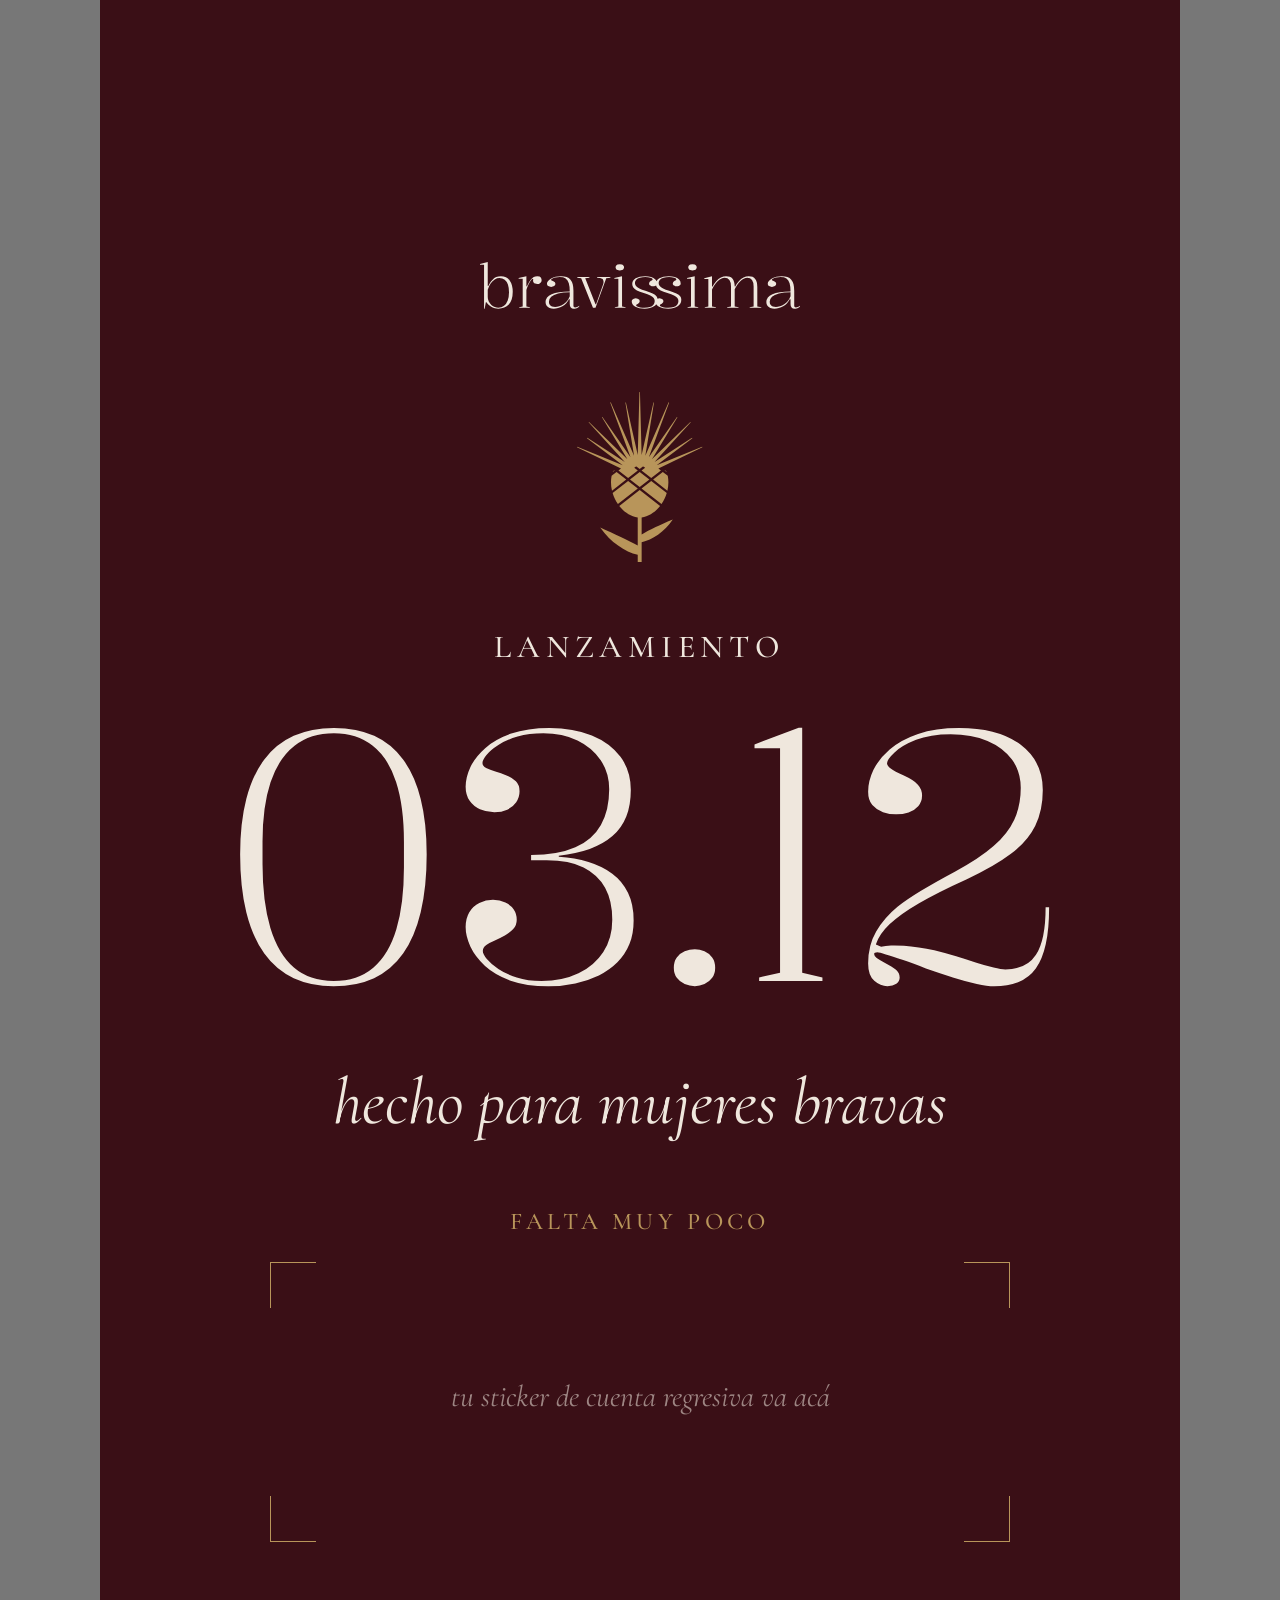
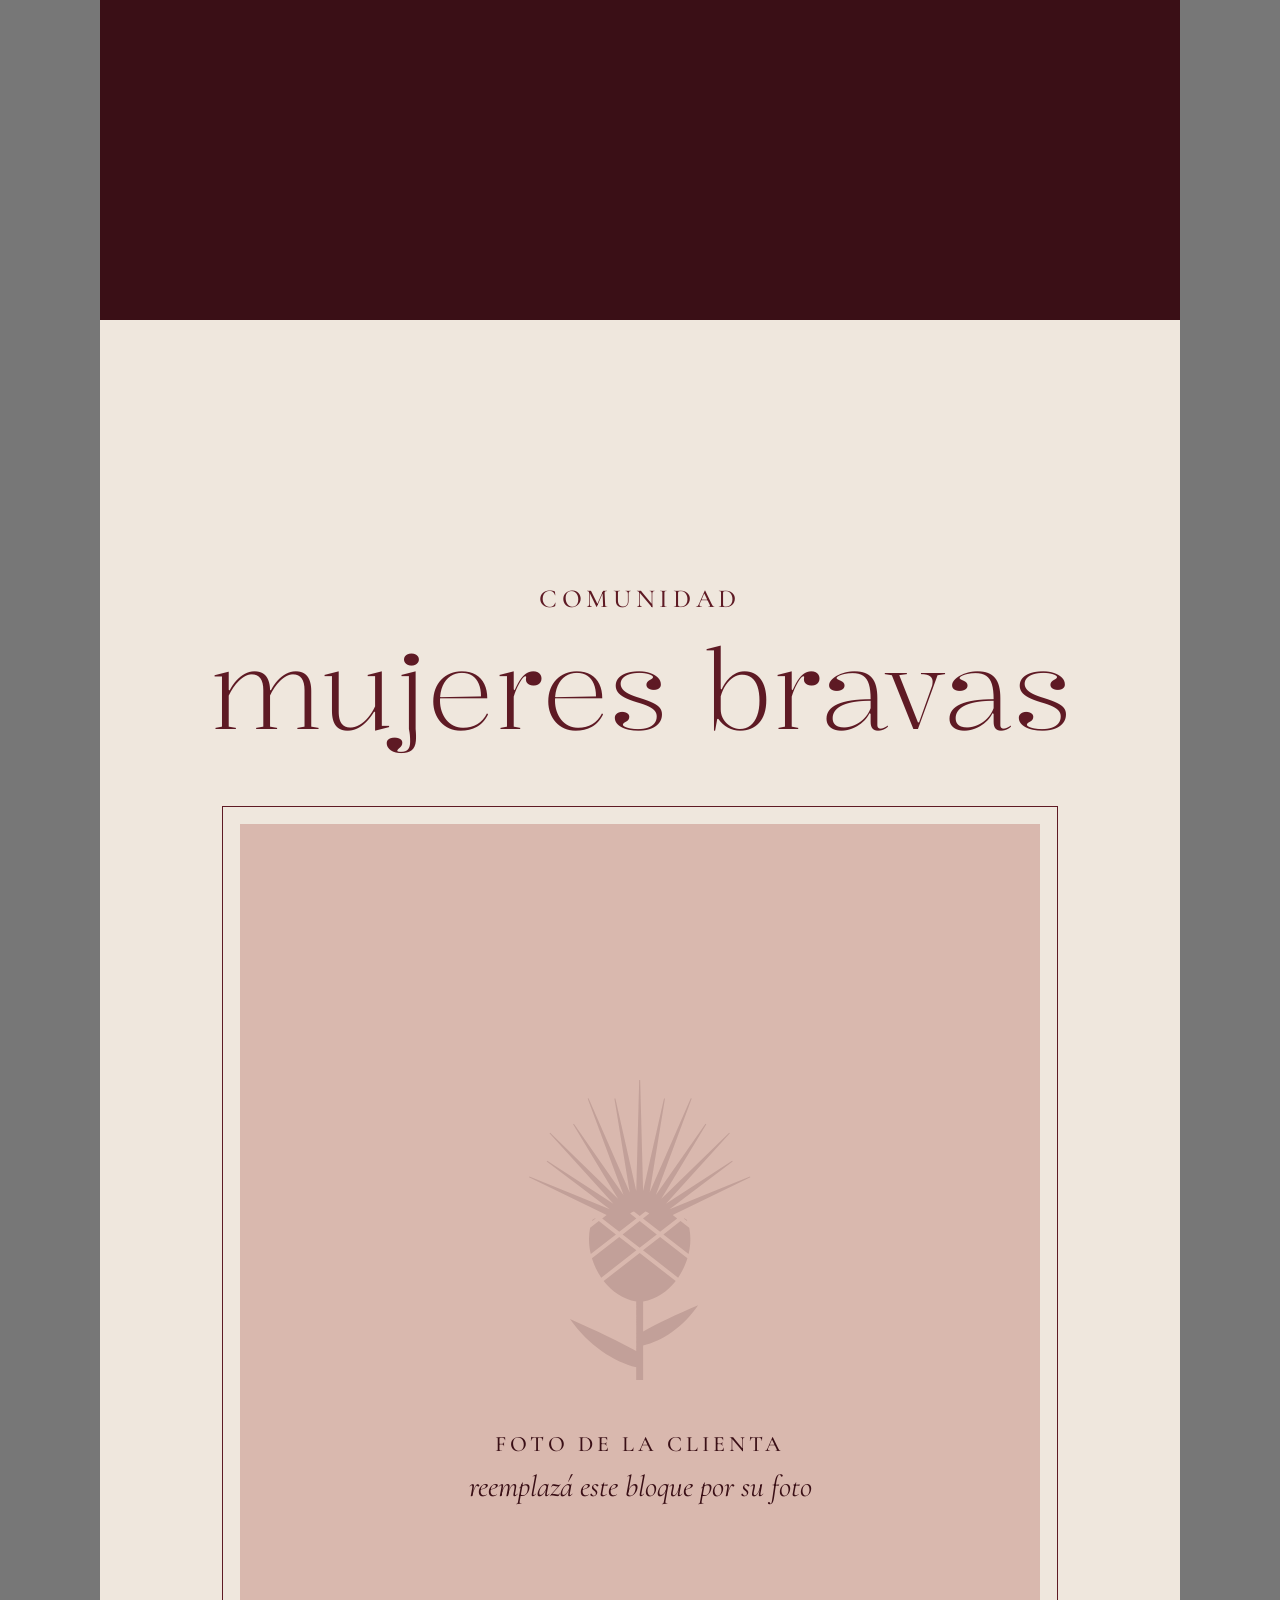
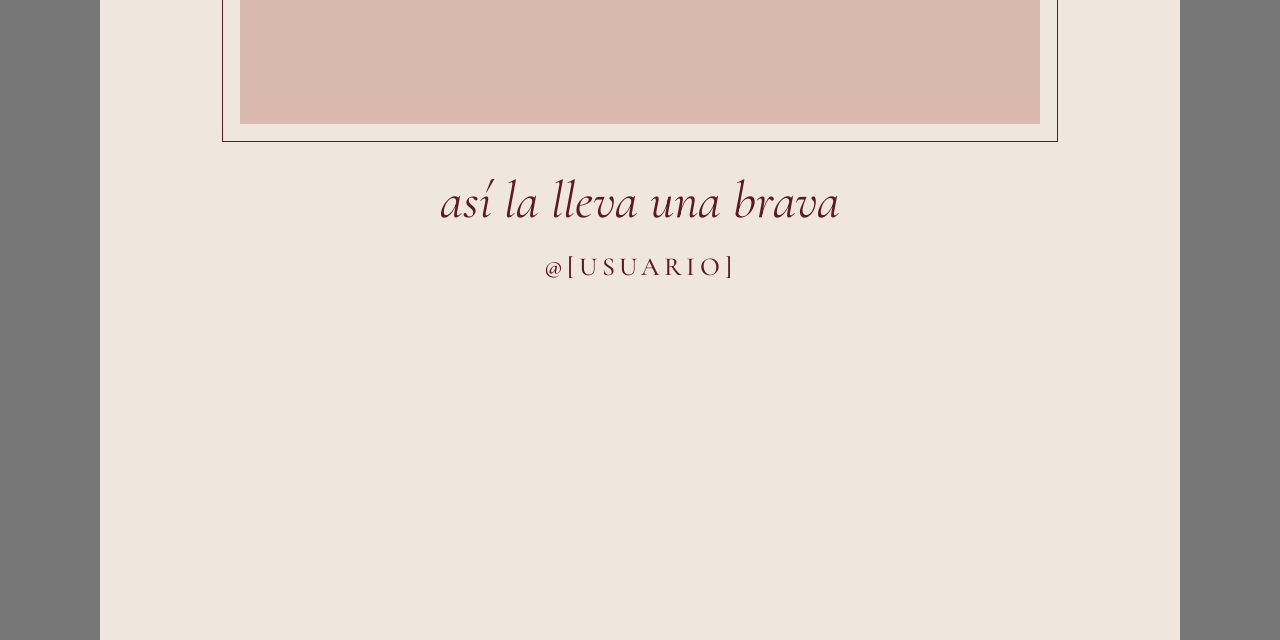
<file: bravissima/04_redes/plantillas_html/stories.html>
<!doctype html><html lang="es"><head><meta charset="utf-8"><title>bravissima — stories 1080×1920</title><style>
@font-face{font-family:"Kalnia";src:url("../../_fuentes/estaticas/Kalnia-Light.ttf");font-weight:300}
@font-face{font-family:"Cormorant Garamond";src:url("../../_fuentes/estaticas/CormorantGaramond-Regular.ttf");font-weight:400}
@font-face{font-family:"Cormorant Garamond";src:url("../../_fuentes/estaticas/CormorantGaramond-Medium.ttf");font-weight:500}
@font-face{font-family:"Cormorant Garamond";src:url("../../_fuentes/estaticas/CormorantGaramond-Italic.ttf");font-weight:400;font-style:italic}
@font-face{font-family:"Cormorant Garamond";src:url("../../_fuentes/estaticas/CormorantGaramond-LightItalic.ttf");font-weight:300;font-style:italic}
:root{--bordo:#5E1A24;--vino:#3A0F16;--crema:#EFE7DD;--rosa:#D9B8AE;--oro:#B8955A;--negro:#150B0D}
*{margin:0;padding:0;box-sizing:border-box}
html,body{background:#777}
.page{position:relative;overflow:hidden;width:var(--w);height:var(--h);break-after:page;margin:0 auto}
.abs{position:absolute}
.c{left:0;right:0;text-align:center}
.c svg{display:inline-block}
svg{display:block}
.k{font-family:"Kalnia";font-weight:300;letter-spacing:-.01em;line-height:1}
.caps{font-family:"Cormorant Garamond";font-weight:500;letter-spacing:.18em;font-variant-numeric:lining-nums;line-height:1.3}
.it{font-family:"Cormorant Garamond";font-style:italic;font-weight:400;line-height:1.1}
.itl{font-family:"Cormorant Garamond";font-style:italic;font-weight:300}
.bordo{color:var(--bordo)}.vino{color:var(--vino)}.crema{color:var(--crema)}.oro{color:var(--oro)}.negro{color:var(--negro)}
.bg-bordo{background:var(--bordo)}.bg-vino{background:var(--vino)}.bg-crema{background:var(--crema)}.bg-rosa{background:var(--rosa)}
.linea{position:absolute;height:1.5px}
@page{size:1080px 1920px;margin:0}:root{--w:1080px;--h:1920px}</style></head><body data-ancho="1080" data-alto="1920" data-unidad="px"><section class="page bg-vino" data-nombre="story_01_lanzamiento_cuenta-regresiva">
  <div class="abs c" style="top:262px"><svg xmlns="http://www.w3.org/2000/svg" width="320" height="46.7" viewBox="50.0 -745.0 5209.0 760.0" role="img" aria-label="bravissima"><path fill="#EFE7DD" d="M2729 15Q2684 15 2646 7Q2608 -1 2579.5 -16.5Q2551 -32 2535.5 -53Q2520 -74 2520 -101Q2520 -117 2529.5 -129Q2539 -141 2554 -147Q2569 -153 2585 -153Q2601 -153 2616 -148Q2631 -143 2640 -133Q2649 -123 2649 -108Q2649 -95 2642.5 -84.5Q2636 -74 2623 -67Q2605 -58 2598.5 -51.5Q2592 -45 2592 -38Q2592 -29 2610 -20Q2628 -11 2658.5 -5Q2689 1 2726 1Q2778 1 2815.5 -12Q2853 -25 2873.5 -50.5Q2894 -76 2894 -112Q2894 -140 2877.5 -161Q2861 -182 2822.5 -201Q2784 -220 2716 -239Q2646 -260 2604.5 -282.5Q2563 -305 2545.5 -330.5Q2528 -356 2528 -387Q2528 -446 2584 -480.5Q2640 -515 2739 -515Q2791 -515 2834.5 -500Q2878 -485 2904.5 -459Q2917.13 -446.61 2923.74 -431.95Q2937.35 -460.39 2970 -480.5Q3026 -515 3125 -515Q3177 -515 3220.5 -500Q3264 -485 3290.5 -459Q3317 -433 3317 -397Q3317 -381 3308 -370Q3299 -359 3284.5 -354Q3270 -349 3254 -349Q3241 -349 3229.5 -352Q3218 -355 3208.5 -360.5Q3199 -366 3193.5 -375Q3188 -384 3188 -395Q3188 -421 3219 -438Q3235 -446 3241 -452Q3247 -458 3247 -464Q3247 -470 3237 -477Q3227 -484 3209.5 -489.5Q3192 -495 3171 -498Q3150 -501 3128 -501Q3076 -501 3038 -489.5Q3000 -478 2979 -456Q2958 -434 2958 -404Q2958 -378 2975.5 -355.5Q2993 -333 3030.5 -314Q3068 -295 3129 -277Q3203 -254 3246.5 -233Q3290 -212 3308.5 -188Q3327 -164 3327 -131Q3327 -96 3311.5 -69Q3296 -42 3268 -23Q3240 -4 3201 5.5Q3162 15 3115 15Q3070 15 3032 7Q2994 -1 2965.5 -16.5Q2937 -32 2921.5 -53Q2919.78 -55.33 2918.25 -57.74Q2903.97 -37.91 2882 -23Q2854 -4 2815 5.5Q2776 15 2729 15ZM116 15V-702H50V-713L176 -745V-360L184 -352Q194 -377 212 -405Q230 -433 255.5 -458Q281 -483 314.5 -499Q348 -515 389 -515Q436 -515 472 -497Q508 -479 533 -445Q558 -411 570.5 -364Q583 -317 583 -259Q583 -192 566.5 -140.5Q550 -89 518.5 -54.5Q487 -20 444 -2.5Q401 15 349 15Q320 15 292.5 8Q265 1 240 -12.5Q215 -26 193.5 -45.5Q172 -65 155 -90H145L126 15ZM347 0Q402 0 441 -31Q480 -62 501 -118.5Q522 -175 522 -252Q522 -327 504.5 -379Q487 -431 452 -458Q417 -485 366 -485Q327 -485 290 -461.5Q253 -438 223 -395Q193 -352 176 -292V-177Q176 -134 192.5 -101Q209 -68 235 -45.5Q261 -23 291 -11.5Q321 0 347 0ZM1367 -515Q1422 -515 1460 -500.5Q1498 -486 1523 -456.5Q1548 -427 1559.5 -382Q1571 -337 1571 -275V-36Q1571 -19 1579 -11Q1587 -3 1599 -3Q1613 -3 1630.5 -11Q1648 -19 1665 -31V-20Q1653 -9 1638.5 -1Q1624 7 1608 11Q1592 15 1577 15Q1545 15 1528 -4Q1511 -23 1511 -63V-135L1501 -141Q1483 -104 1454.5 -75Q1426 -46 1391.5 -26Q1357 -6 1320.5 4.5Q1284 15 1250 15Q1213 15 1183 3.5Q1153 -8 1135 -32Q1117 -56 1117 -93Q1117 -178 1216 -222Q1315 -266 1511 -266Q1511 -349 1495.5 -400Q1480 -451 1444.5 -475Q1409 -499 1349 -499Q1308 -499 1275.5 -491Q1243 -483 1225 -473Q1207 -463 1207 -455Q1207 -450 1214.5 -445Q1222 -440 1243 -431Q1278 -416 1278 -389Q1278 -365 1257 -352.5Q1236 -340 1208 -340Q1181 -340 1160.5 -352.5Q1140 -365 1140 -391Q1140 -413 1158.5 -435Q1177 -457 1209 -475.5Q1241 -494 1282 -504.5Q1323 -515 1367 -515ZM4961 -515Q5016 -515 5054 -500.5Q5092 -486 5117 -456.5Q5142 -427 5153.5 -382Q5165 -337 5165 -275V-36Q5165 -19 5173 -11Q5181 -3 5193 -3Q5207 -3 5224.5 -11Q5242 -19 5259 -31V-20Q5247 -9 5232.5 -1Q5218 7 5202 11Q5186 15 5171 15Q5139 15 5122 -4Q5105 -23 5105 -63V-135L5095 -141Q5077 -104 5048.5 -75Q5020 -46 4985.5 -26Q4951 -6 4914.5 4.5Q4878 15 4844 15Q4807 15 4777 3.5Q4747 -8 4729 -32Q4711 -56 4711 -93Q4711 -178 4810 -222Q4909 -266 5105 -266Q5105 -349 5089.5 -400Q5074 -451 5038.5 -475Q5003 -499 4943 -499Q4902 -499 4869.5 -491Q4837 -483 4819 -473Q4801 -463 4801 -455Q4801 -450 4808.5 -445Q4816 -440 4837 -431Q4872 -416 4872 -389Q4872 -365 4851 -352.5Q4830 -340 4802 -340Q4775 -340 4754.5 -352.5Q4734 -365 4734 -391Q4734 -413 4752.5 -435Q4771 -457 4803 -475.5Q4835 -494 4876 -504.5Q4917 -515 4961 -515ZM2916.51 -364.3Q2908.93 -357.6 2898.5 -354Q2884 -349 2868 -349Q2855 -349 2843.5 -352Q2832 -355 2822.5 -360.5Q2813 -366 2807.5 -375Q2802 -384 2802 -395Q2802 -421 2833 -438Q2849 -446 2855 -452Q2861 -458 2861 -464Q2861 -470 2851 -477Q2841 -484 2823.5 -489.5Q2806 -495 2785 -498Q2764 -501 2742 -501Q2690 -501 2652 -489.5Q2614 -478 2593 -456Q2572 -434 2572 -404Q2572 -378 2589.5 -355.5Q2607 -333 2644.5 -314Q2682 -295 2743 -277Q2817 -254 2860.5 -233Q2904 -212 2922.5 -188Q2936.38 -170 2939.84 -146.94L2940 -147Q2955 -153 2971 -153Q2987 -153 3002 -148Q3017 -143 3026 -133Q3035 -123 3035 -108Q3035 -95 3028.5 -84.5Q3022 -74 3009 -67Q2991 -58 2984.5 -51.5Q2978 -45 2978 -38Q2978 -29 2996 -20Q3014 -11 3044.5 -5Q3075 1 3112 1Q3164 1 3201.5 -12Q3239 -25 3259.5 -50.5Q3280 -76 3280 -112Q3280 -140 3263.5 -161Q3247 -182 3208.5 -201Q3170 -220 3102 -239Q3032 -260 2990.5 -282.5Q2949 -305 2931.5 -330.5Q2920.63 -346.34 2916.51 -364.3ZM3709 0V-10L3767 -21V-469H3701V-480L3827 -512V-350L3835 -344Q3860 -394 3895 -432.5Q3930 -471 3971.5 -493Q4013 -515 4056 -515Q4091 -515 4117.5 -504Q4144 -493 4161 -471Q4178 -449 4187 -416.5Q4195.12 -387.18 4195.91 -349.31L4203 -344Q4228 -394 4263 -432.5Q4298 -471 4339.5 -493Q4381 -515 4424 -515Q4461 -515 4487 -503.5Q4513 -492 4530 -469.5Q4547 -447 4555.5 -414Q4564 -381 4564 -338V-21L4629 -10V0H4440V-10L4504 -21V-346Q4504 -417 4478 -452.5Q4452 -488 4401 -488Q4372 -488 4343 -472.5Q4314 -457 4286.5 -430.5Q4259 -404 4236 -370Q4213.64 -336.94 4196 -300.1V-21L4259 -10V0H4072V-10L4136 -21V-346Q4136 -417 4110 -452.5Q4084 -488 4033 -488Q4004 -488 3975 -472.5Q3946 -457 3918.5 -430.5Q3891 -404 3868 -370Q3845 -336 3827 -298V-21L3891 -10V0ZM1511 -252Q1397 -252 1321.5 -233Q1246 -214 1209 -179.5Q1172 -145 1172 -97Q1172 -67 1185.5 -48.5Q1199 -30 1221.5 -22Q1244 -14 1273 -14Q1304 -14 1339 -24.5Q1374 -35 1407.5 -56.5Q1441 -78 1468 -110.5Q1495 -143 1511 -186ZM5105 -252Q4991 -252 4915.5 -233Q4840 -214 4803 -179.5Q4766 -145 4766 -97Q4766 -67 4779.5 -48.5Q4793 -30 4815.5 -22Q4838 -14 4867 -14Q4898 -14 4933 -24.5Q4968 -35 5001.5 -56.5Q5035 -78 5062 -110.5Q5089 -143 5105 -186ZM687 0V-10L745 -21V-472H679V-483L805 -515V-354L813 -346Q829 -381 843.5 -408Q858 -435 873 -454Q898 -486 924.5 -500.5Q951 -515 982 -515Q1002 -515 1018 -507.5Q1034 -500 1043.5 -485Q1053 -470 1053 -449Q1053 -433 1045 -419Q1037 -405 1021.5 -396.5Q1006 -388 983 -388Q963 -388 947.5 -394.5Q932 -401 923 -413Q914 -425 914 -440Q914 -445 914.5 -449Q915 -453 915.5 -457.5Q916 -462 916 -464Q916 -471 911 -471Q899 -471 884 -452.5Q869 -434 852 -402Q839 -379 826.5 -349.5Q814 -320 805 -289V-21L863 -10V0ZM1889 0 1697 -480 1634 -490V-500H1831V-490L1763 -481L1930 -59H1940L2056 -385Q2058 -392 2059.5 -402Q2061 -412 2061 -423Q2061 -437 2056 -449Q2051 -461 2039 -470.5Q2027 -480 2006.5 -485Q1986 -490 1957 -490V-500H2172V-490L2105 -480L1930 0ZM2245 0V-10L2302 -20V-472H2237V-483L2362 -515V-20L2420 -10V0ZM3428 0V-10L3485 -20V-472H3420V-483L3545 -515V-20L3603 -10V0ZM2326 -606Q2305 -606 2289.5 -613Q2274 -620 2265.5 -631.5Q2257 -643 2257 -658Q2257 -674 2265.5 -685.5Q2274 -697 2289.5 -703.5Q2305 -710 2326 -710Q2346 -710 2361.5 -703.5Q2377 -697 2386 -685.5Q2395 -674 2395 -658Q2395 -643 2386 -631.5Q2377 -620 2361.5 -613Q2346 -606 2326 -606ZM3509 -606Q3488 -606 3472.5 -613Q3457 -620 3448.5 -631.5Q3440 -643 3440 -658Q3440 -674 3448.5 -685.5Q3457 -697 3472.5 -703.5Q3488 -710 3509 -710Q3529 -710 3544.5 -703.5Q3560 -697 3569 -685.5Q3578 -674 3578 -658Q3578 -643 3569 -631.5Q3560 -620 3544.5 -613Q3529 -606 3509 -606Z"/></svg></div>
  <div class="abs c" style="top:392px"><svg xmlns="http://www.w3.org/2000/svg" width="125.4" height="170" viewBox="-352.3 -455.0 704.7 955.0" role="img" aria-label="cardo"><path fill="#B8955A" d="M10.56 -14.21 30.51 -29.8 23.19 -34.56 18.11 -36.61 0 -22.46 -18.11 -36.61 -23.19 -34.56 -30.51 -29.8 -10.56 -14.21 -64.97 28.3 -119.38 -14.21 -105.17 -25.32 -352.33 -145.22 -351.1 -147.96 -95.2 -43.95 -296.03 -195.45 -294.31 -197.91 -83.73 -61.31 -287.05 -285.09 -284.89 -287.17 -68.82 -76.63 -212.03 -313.75 -209.52 -315.38 -51.43 -88.52 -165.59 -395.85 -162.81 -396.98 -31.67 -97.13 -80.4 -395.78 -77.46 -396.35 -10.87 -101.64 -1.5 -455H1.5L10.87 -101.64L77.46 -396.35L80.4 -395.78L31.67 -97.13L162.81 -396.98L165.59 -395.85L51.43 -88.52L209.52 -315.38L212.03 -313.75L68.82 -76.63L284.89 -287.17L287.05 -285.09L83.73 -61.31L294.31 -197.91L296.03 -195.45L95.2 -43.95L351.1 -147.96L352.33 -145.22L105.17 -25.32L119.38 -14.21L64.97 28.3ZM-114.75 185.21 0 95.56 114.75 185.21C88.89 218.37 53.35 243.11 11 250.49V345.64C55.17 320.61 119.74 289.61 186 262C138.93 331.67 70.58 376.52 11 389.88V500H-11V459.65C-82.4 442.61 -163.05 389.67 -222 306C-141.83 341.43 -63.39 378.59 -11 407.77V250.49C-53.35 243.11 -88.89 218.37 -114.75 185.21ZM122.43 174.72 10.56 87.31 64.97 44.8 152.02 112.81C145.41 134.7 135.39 155.81 122.43 174.72ZM-152.02 112.81 -64.97 44.8 -10.56 87.31 -122.43 174.72C-135.39 155.81 -145.41 134.7 -152.02 112.81ZM-157.7 15.72 -129.94 -5.96 -75.53 36.55 -155.68 99.17C-162.25 71.15 -163.23 42.37 -157.7 15.72ZM155.68 99.17 75.53 36.55 129.94 -5.96 157.7 15.72C163.23 42.37 162.25 71.15 155.68 99.17ZM-54.41 36.55 -0 -5.96 54.41 36.55 0 79.06ZM151.74 -5.43 140.5 -14.21 141.69 -15.14C144.67 -13.5 147.44 -11.79 150 -10C150.6 -8.49 151.18 -6.96 151.74 -5.43ZM-150 -10C-147.44 -11.79 -144.67 -13.5 -141.69 -15.14L-140.5 -14.21L-151.74 -5.43C-151.18 -6.96 -150.6 -8.49 -150 -10Z"/></svg></div>
  <p class="caps abs c crema" style="top:626px;font-size:32px">LANZAMIENTO</p>
  <h1 class="k abs c crema" style="top:676px;font-size:350px">03.12</h1>
  <p class="it abs c crema" style="top:1066px;font-size:66px">hecho para mujeres bravas</p>
  <p class="caps abs c oro" style="top:1206px;font-size:24px">FALTA MUY POCO</p>
  <div class="abs" style="left:170px;top:1262px;width:46px;height:46px;border-left:1.5px solid var(--oro);border-top:1.5px solid var(--oro)"></div><div class="abs" style="left:864px;top:1262px;width:46px;height:46px;border-right:1.5px solid var(--oro);border-top:1.5px solid var(--oro)"></div><div class="abs" style="left:170px;top:1496px;width:46px;height:46px;border-left:1.5px solid var(--oro);border-bottom:1.5px solid var(--oro)"></div><div class="abs" style="left:864px;top:1496px;width:46px;height:46px;border-right:1.5px solid var(--oro);border-bottom:1.5px solid var(--oro)"></div>
  <p class="it abs c crema" style="top:1380px;font-size:30px;opacity:.55">tu sticker de cuenta regresiva va acá</p>
</section><section class="page bg-crema" data-nombre="story_02_mujeres-bravas_foto-clienta">
  <p class="caps abs c bordo" style="top:262px;font-size:26px">COMUNIDAD</p>
  <h1 class="k abs c bordo" style="top:312px;font-size:112px">mujeres bravas</h1>
  <div class="abs" style="left:122px;top:486px;width:836px;height:936px;border:1.5px solid var(--bordo)"></div>
  <div class="abs bg-rosa" style="left:140px;top:504px;width:800px;height:900px"></div>
  <div class="abs c" style="top:760px"><svg xmlns="http://www.w3.org/2000/svg" width="221.4" height="300" viewBox="-352.3 -455.0 704.7 955.0" role="img" aria-label="cardo"><path fill="#3A0F16" opacity="0.14" d="M10.56 -14.21 30.51 -29.8 23.19 -34.56 18.11 -36.61 0 -22.46 -18.11 -36.61 -23.19 -34.56 -30.51 -29.8 -10.56 -14.21 -64.97 28.3 -119.38 -14.21 -105.17 -25.32 -352.33 -145.22 -351.1 -147.96 -95.2 -43.95 -296.03 -195.45 -294.31 -197.91 -83.73 -61.31 -287.05 -285.09 -284.89 -287.17 -68.82 -76.63 -212.03 -313.75 -209.52 -315.38 -51.43 -88.52 -165.59 -395.85 -162.81 -396.98 -31.67 -97.13 -80.4 -395.78 -77.46 -396.35 -10.87 -101.64 -1.5 -455H1.5L10.87 -101.64L77.46 -396.35L80.4 -395.78L31.67 -97.13L162.81 -396.98L165.59 -395.85L51.43 -88.52L209.52 -315.38L212.03 -313.75L68.82 -76.63L284.89 -287.17L287.05 -285.09L83.73 -61.31L294.31 -197.91L296.03 -195.45L95.2 -43.95L351.1 -147.96L352.33 -145.22L105.17 -25.32L119.38 -14.21L64.97 28.3ZM-114.75 185.21 0 95.56 114.75 185.21C88.89 218.37 53.35 243.11 11 250.49V345.64C55.17 320.61 119.74 289.61 186 262C138.93 331.67 70.58 376.52 11 389.88V500H-11V459.65C-82.4 442.61 -163.05 389.67 -222 306C-141.83 341.43 -63.39 378.59 -11 407.77V250.49C-53.35 243.11 -88.89 218.37 -114.75 185.21ZM122.43 174.72 10.56 87.31 64.97 44.8 152.02 112.81C145.41 134.7 135.39 155.81 122.43 174.72ZM-152.02 112.81 -64.97 44.8 -10.56 87.31 -122.43 174.72C-135.39 155.81 -145.41 134.7 -152.02 112.81ZM-157.7 15.72 -129.94 -5.96 -75.53 36.55 -155.68 99.17C-162.25 71.15 -163.23 42.37 -157.7 15.72ZM155.68 99.17 75.53 36.55 129.94 -5.96 157.7 15.72C163.23 42.37 162.25 71.15 155.68 99.17ZM-54.41 36.55 -0 -5.96 54.41 36.55 0 79.06ZM151.74 -5.43 140.5 -14.21 141.69 -15.14C144.67 -13.5 147.44 -11.79 150 -10C150.6 -8.49 151.18 -6.96 151.74 -5.43ZM-150 -10C-147.44 -11.79 -144.67 -13.5 -141.69 -15.14L-140.5 -14.21L-151.74 -5.43C-151.18 -6.96 -150.6 -8.49 -150 -10Z"/></svg></div>
  <p class="caps abs c vino" style="top:1110px;font-size:22px">FOTO DE LA CLIENTA</p>
  <p class="it abs c vino" style="top:1150px;font-size:30px">reemplazá este bloque por su foto</p>
  <p class="it abs c bordo" style="top:1452px;font-size:52px">así la lleva una brava</p>
  <p class="caps abs c bordo" style="top:1530px;font-size:26px">@[USUARIO]</p>
</section></body></html>
</file>
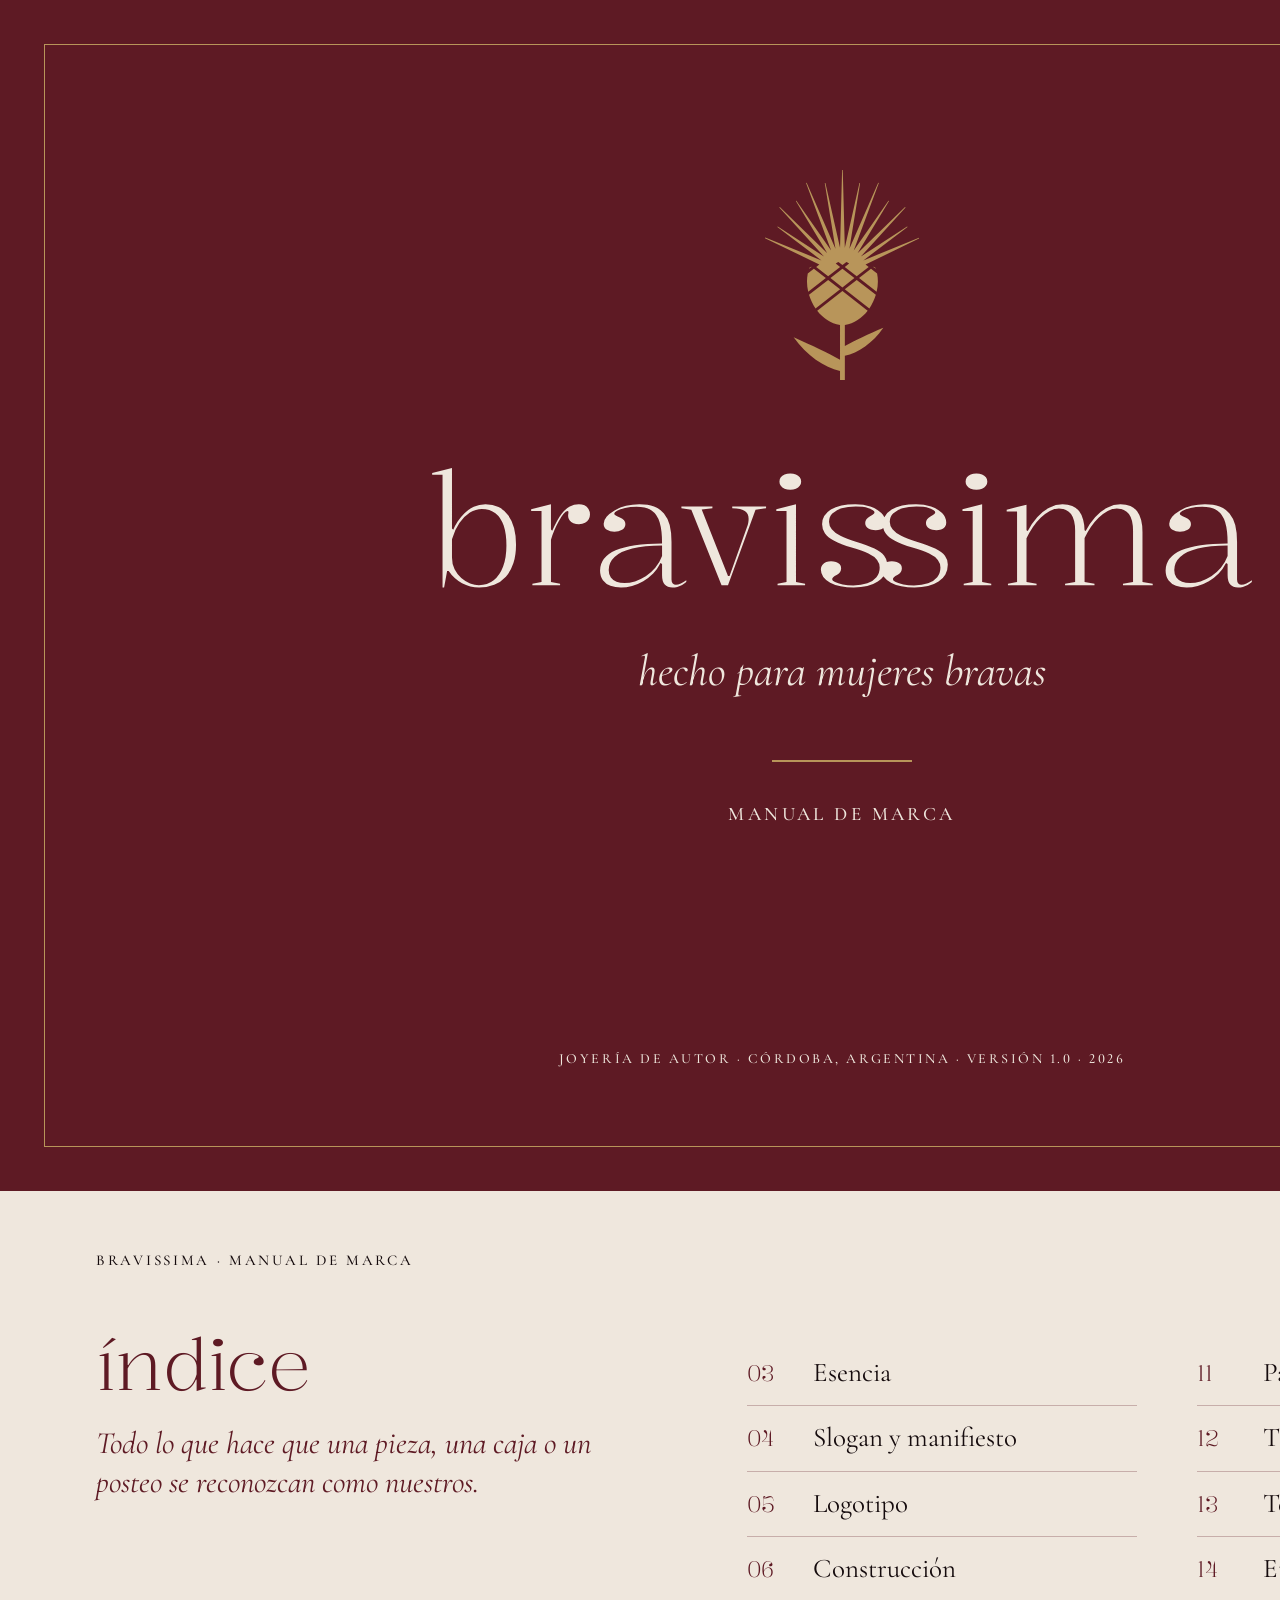
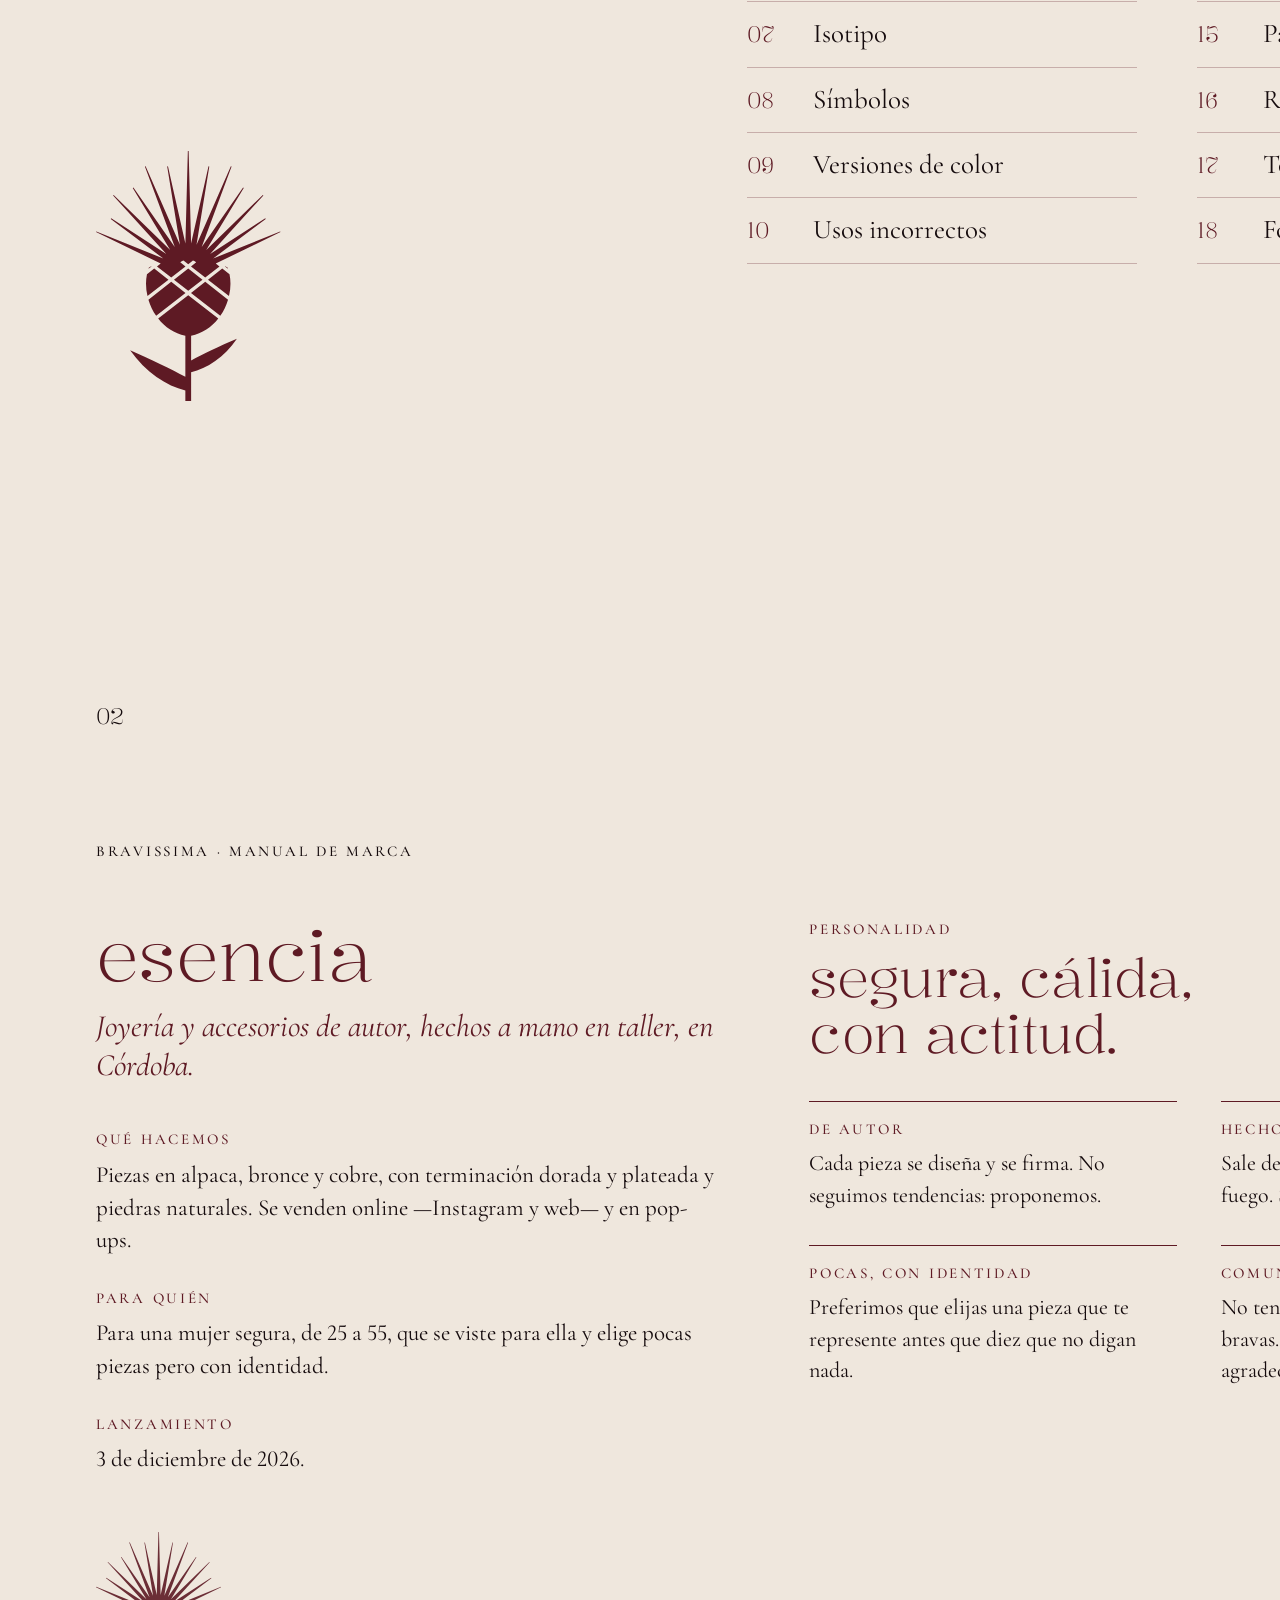
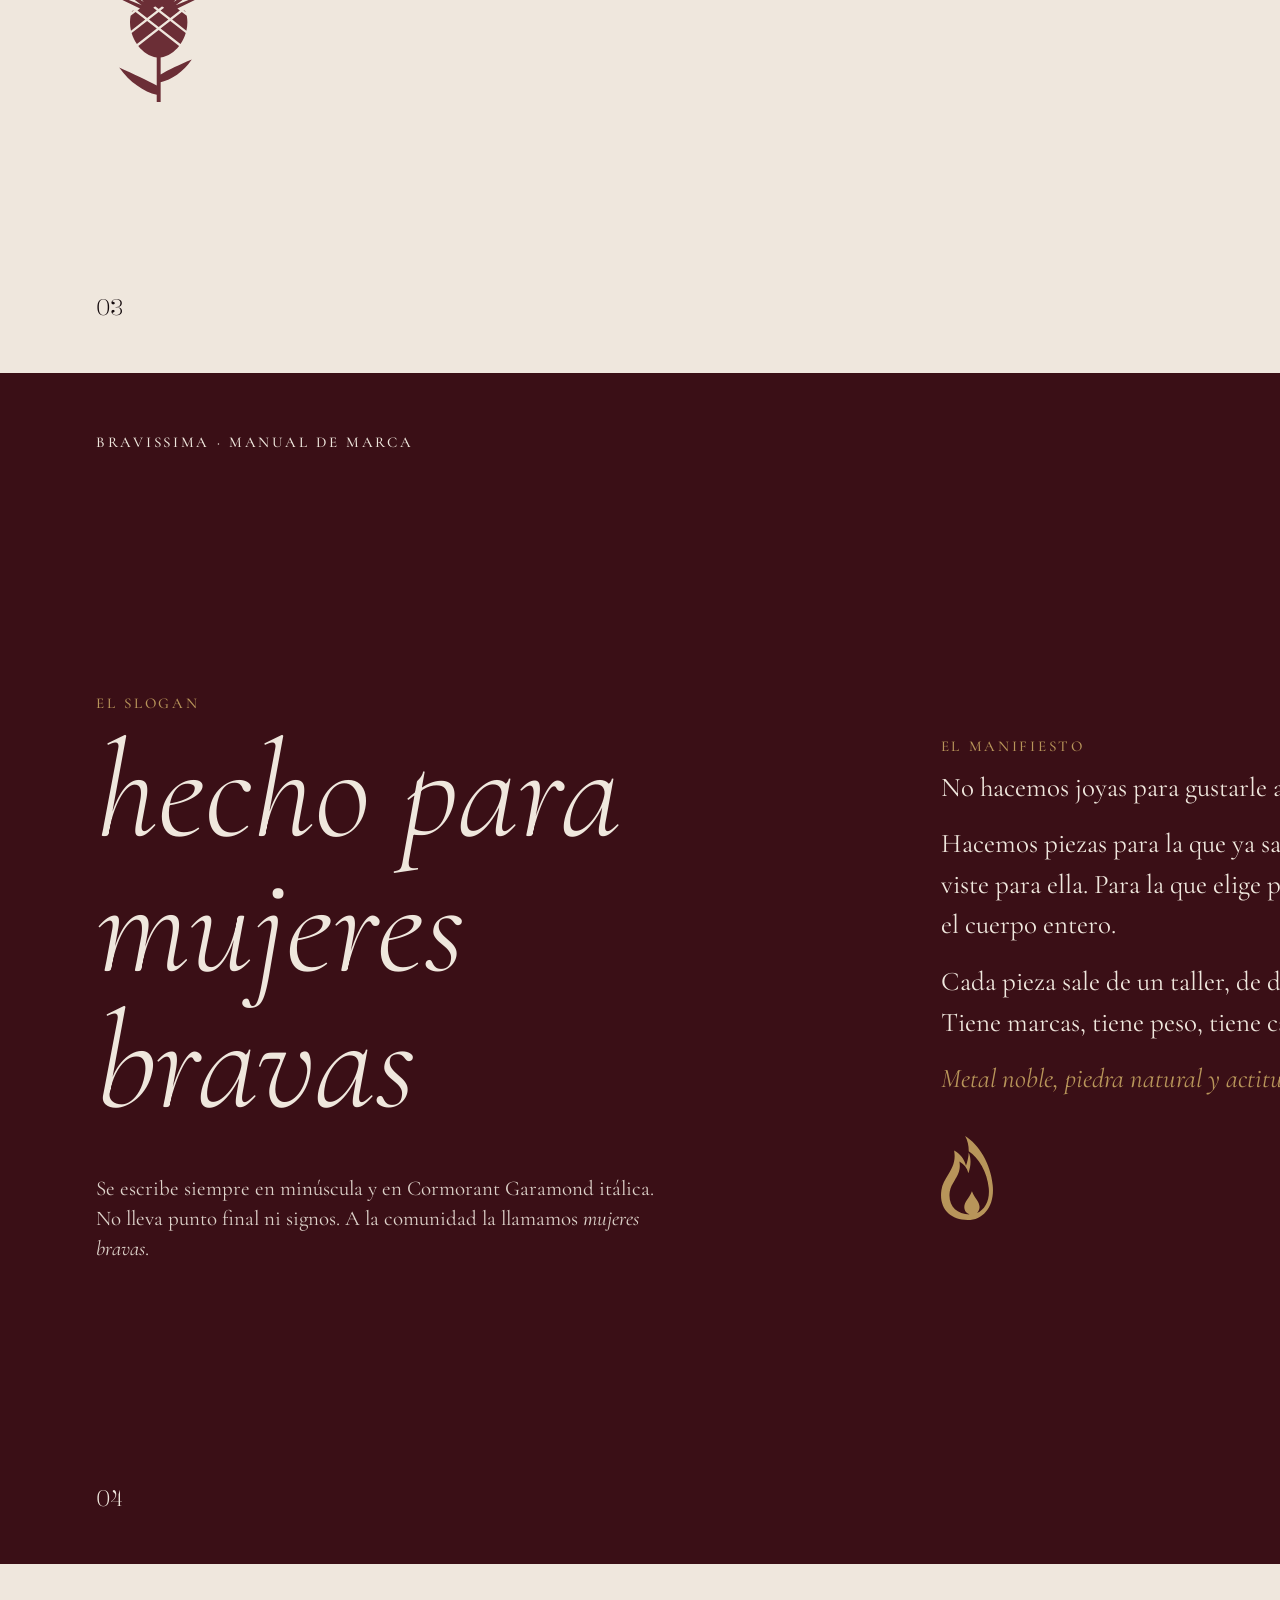
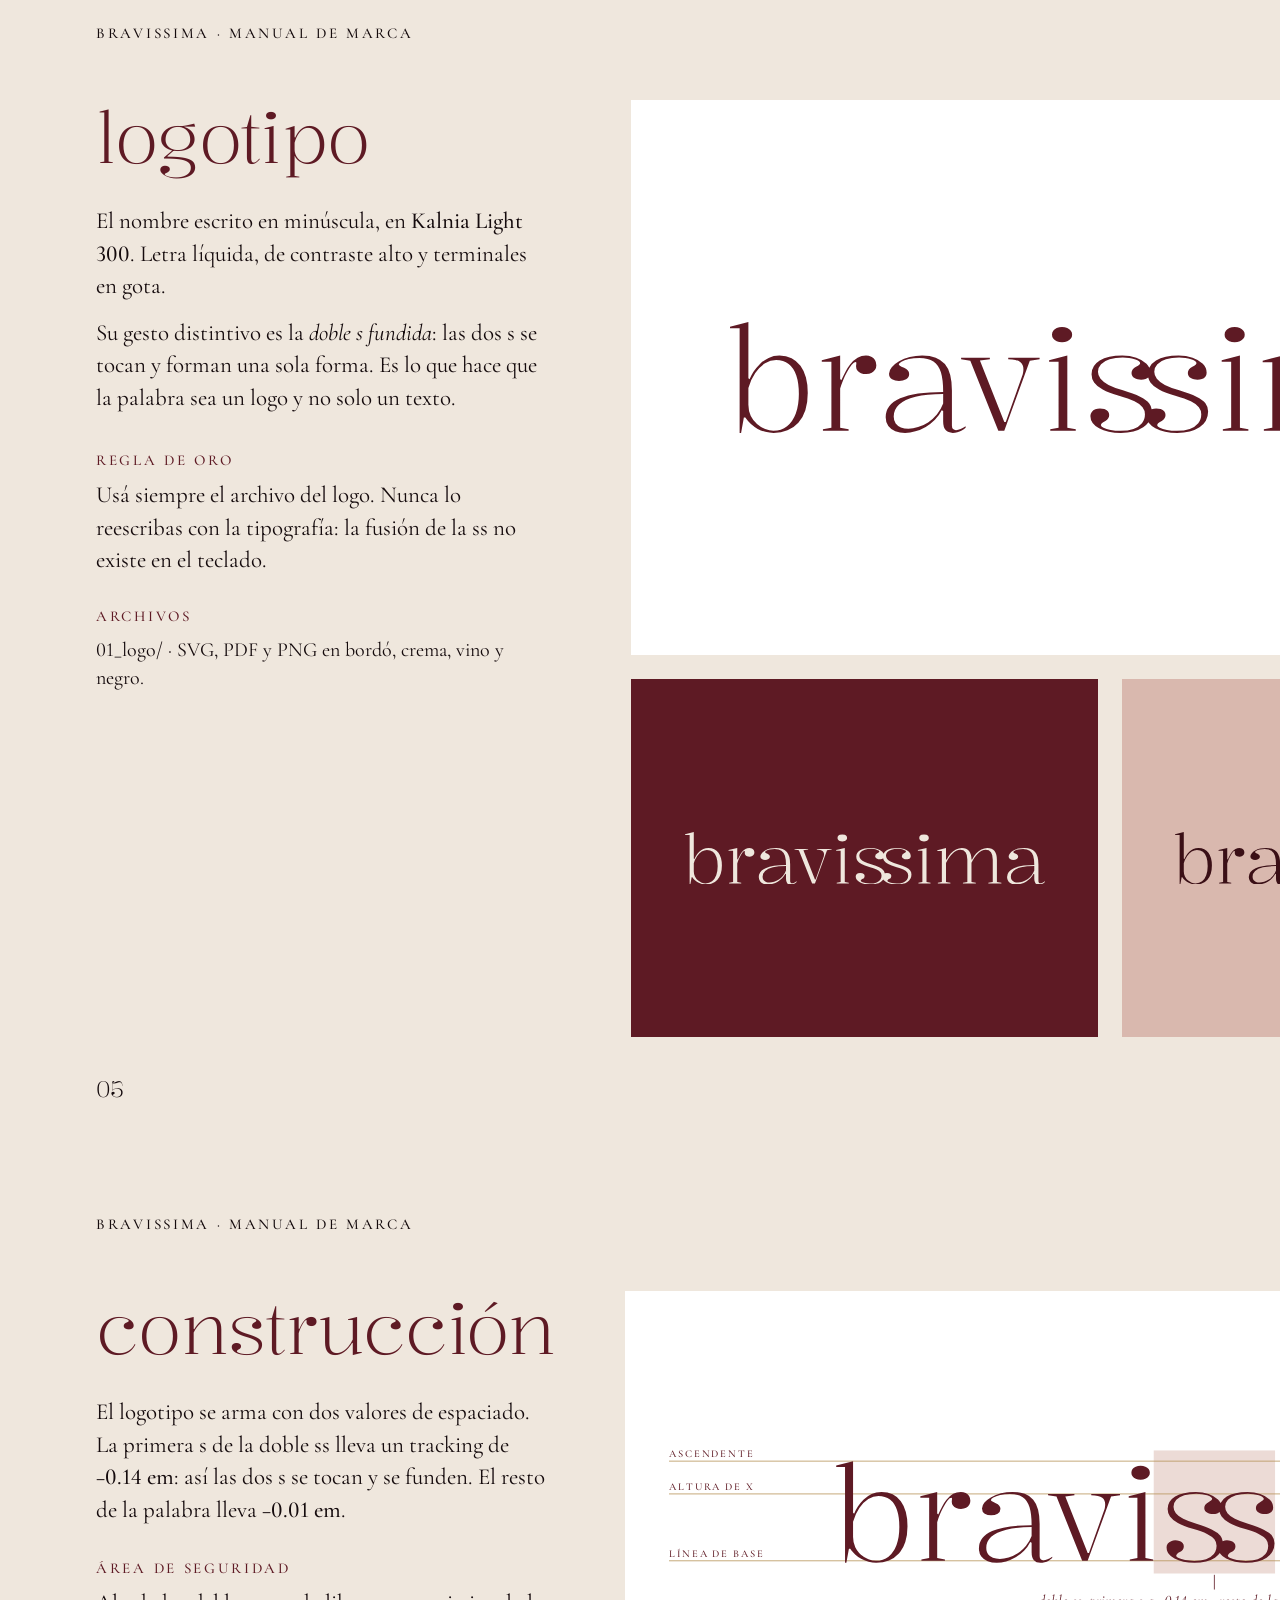
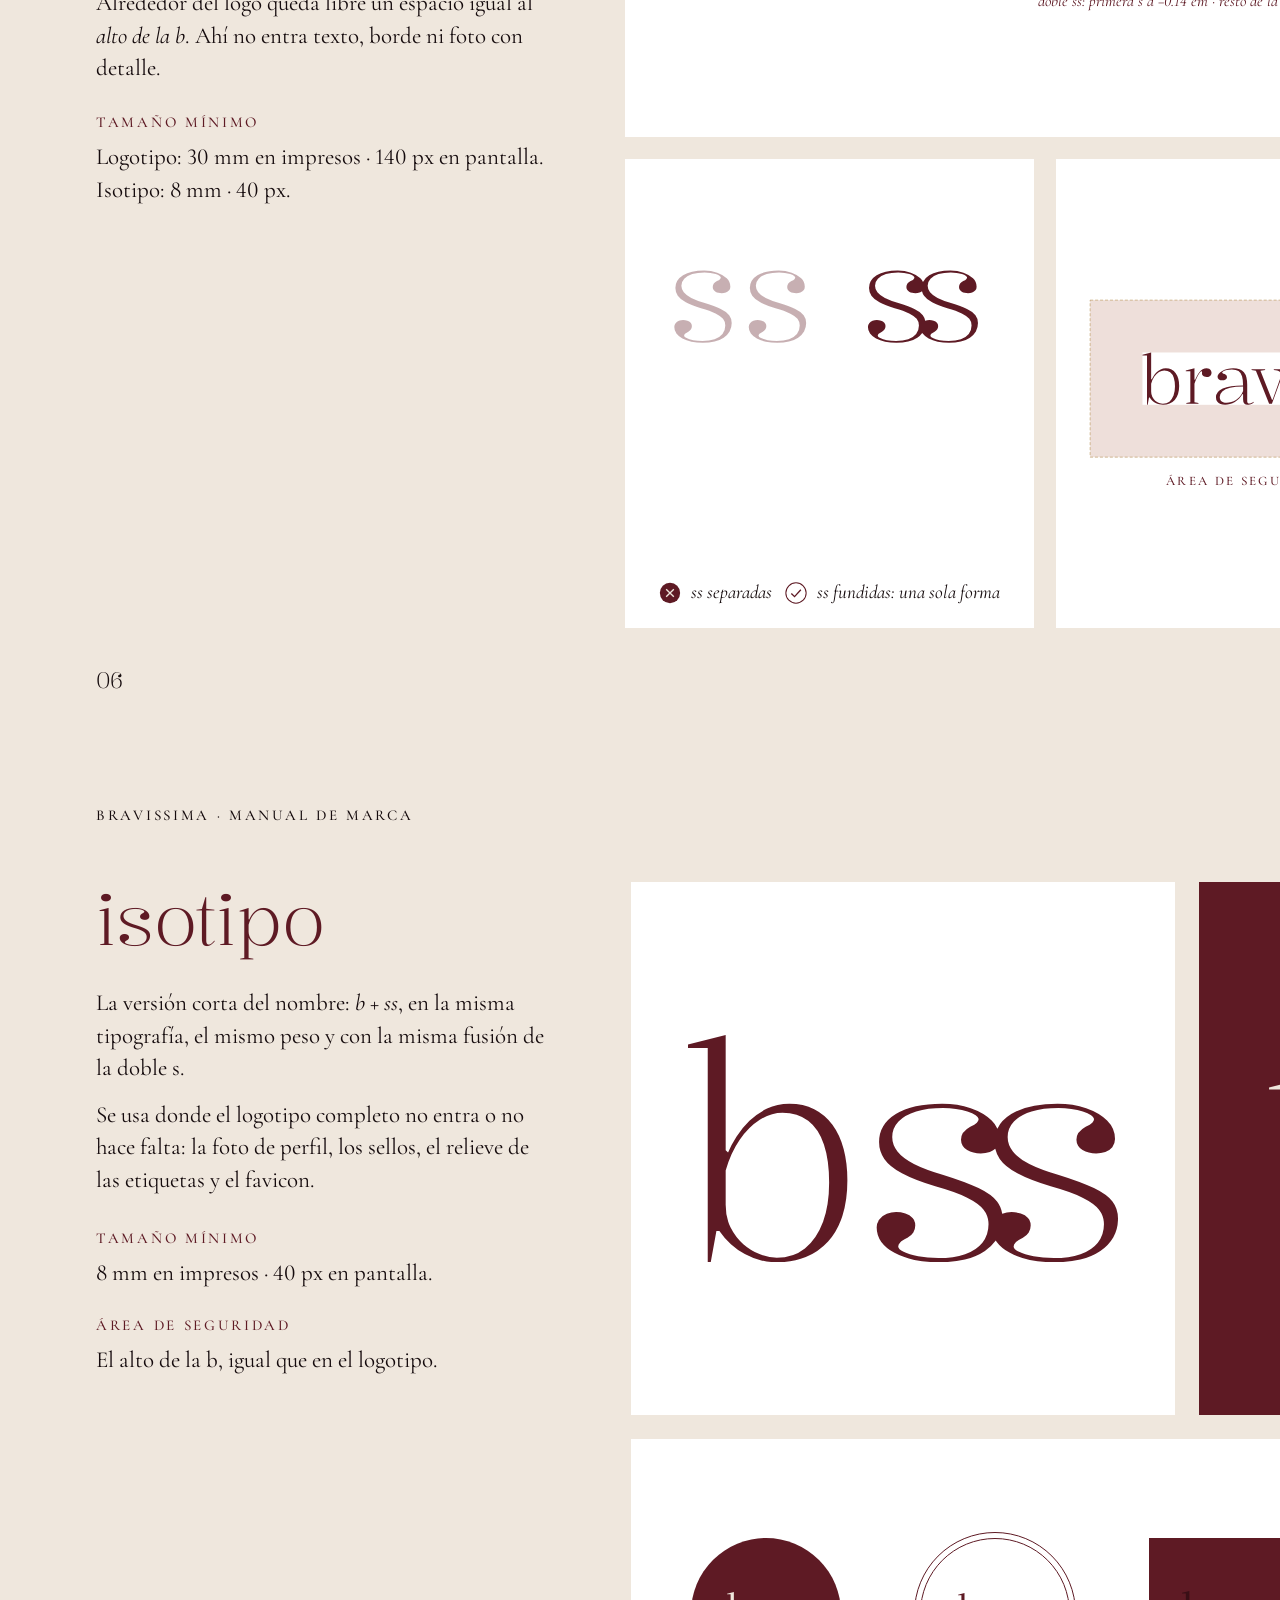
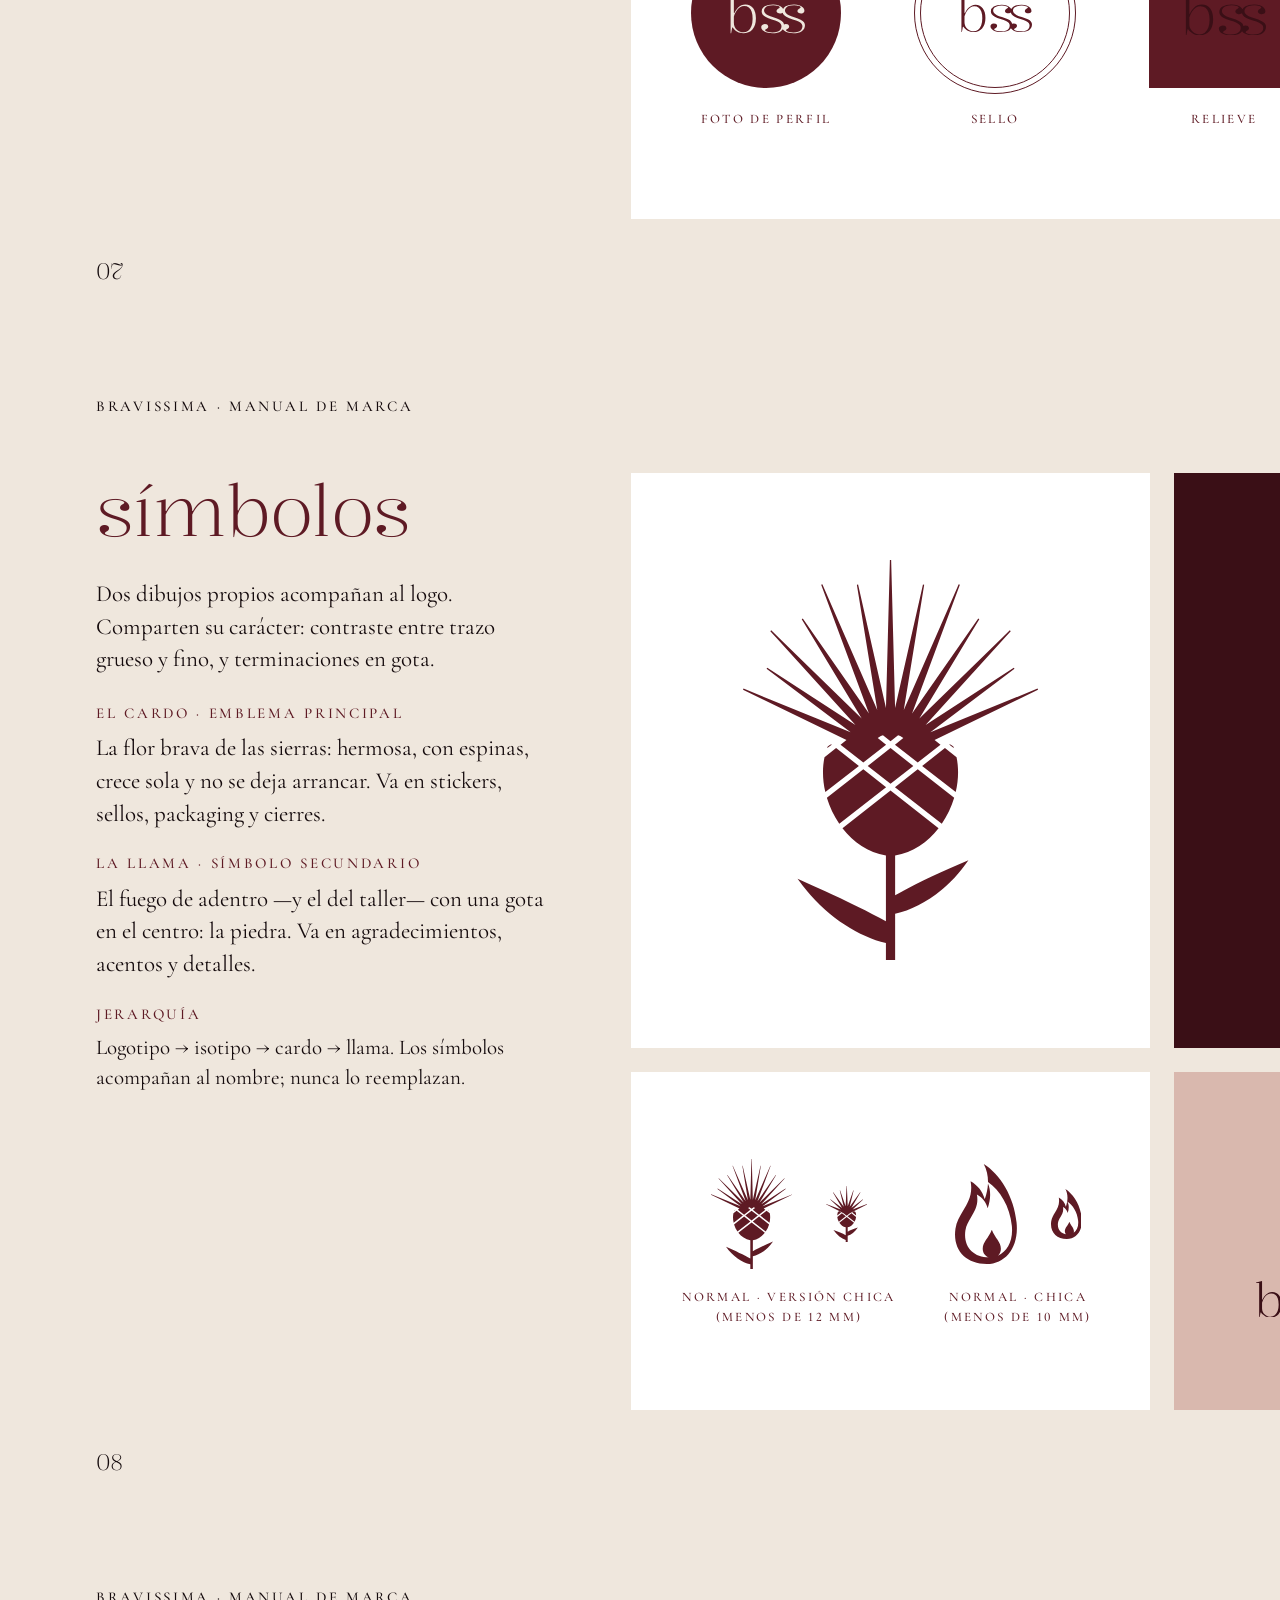
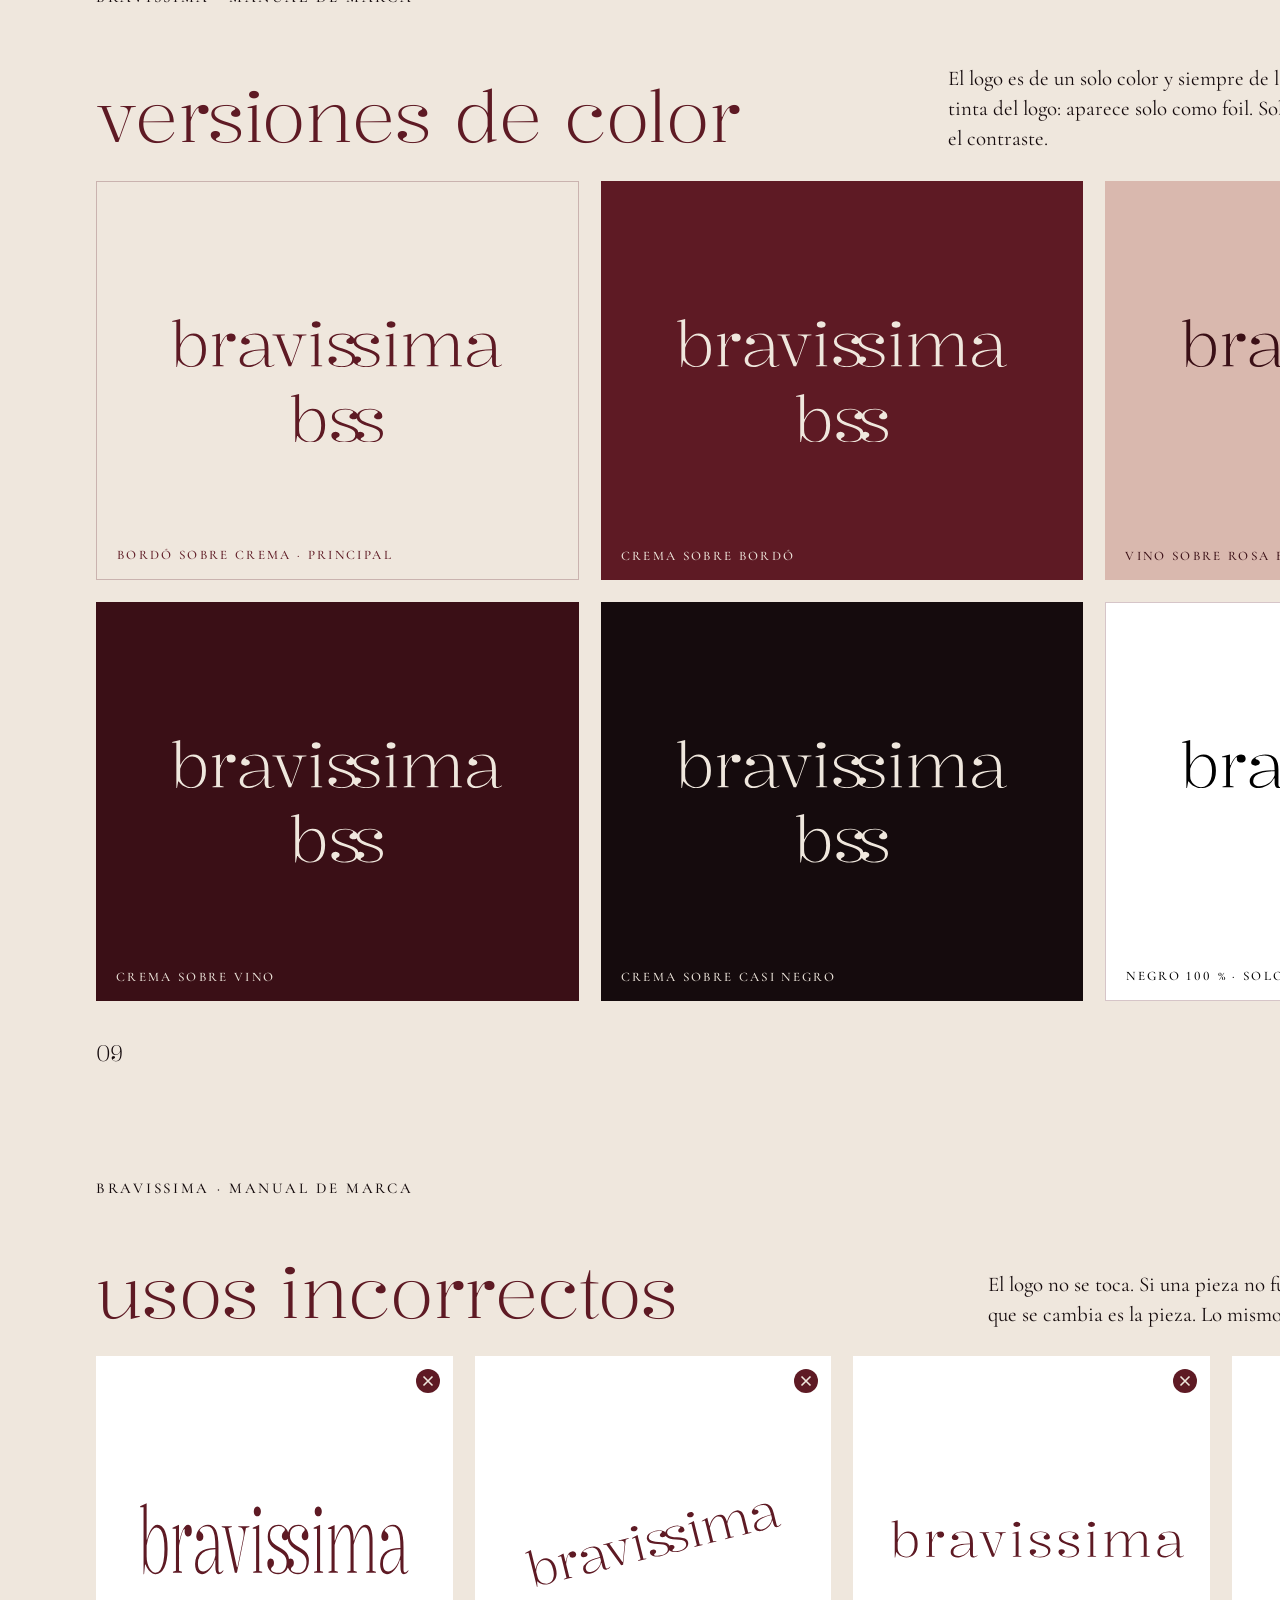
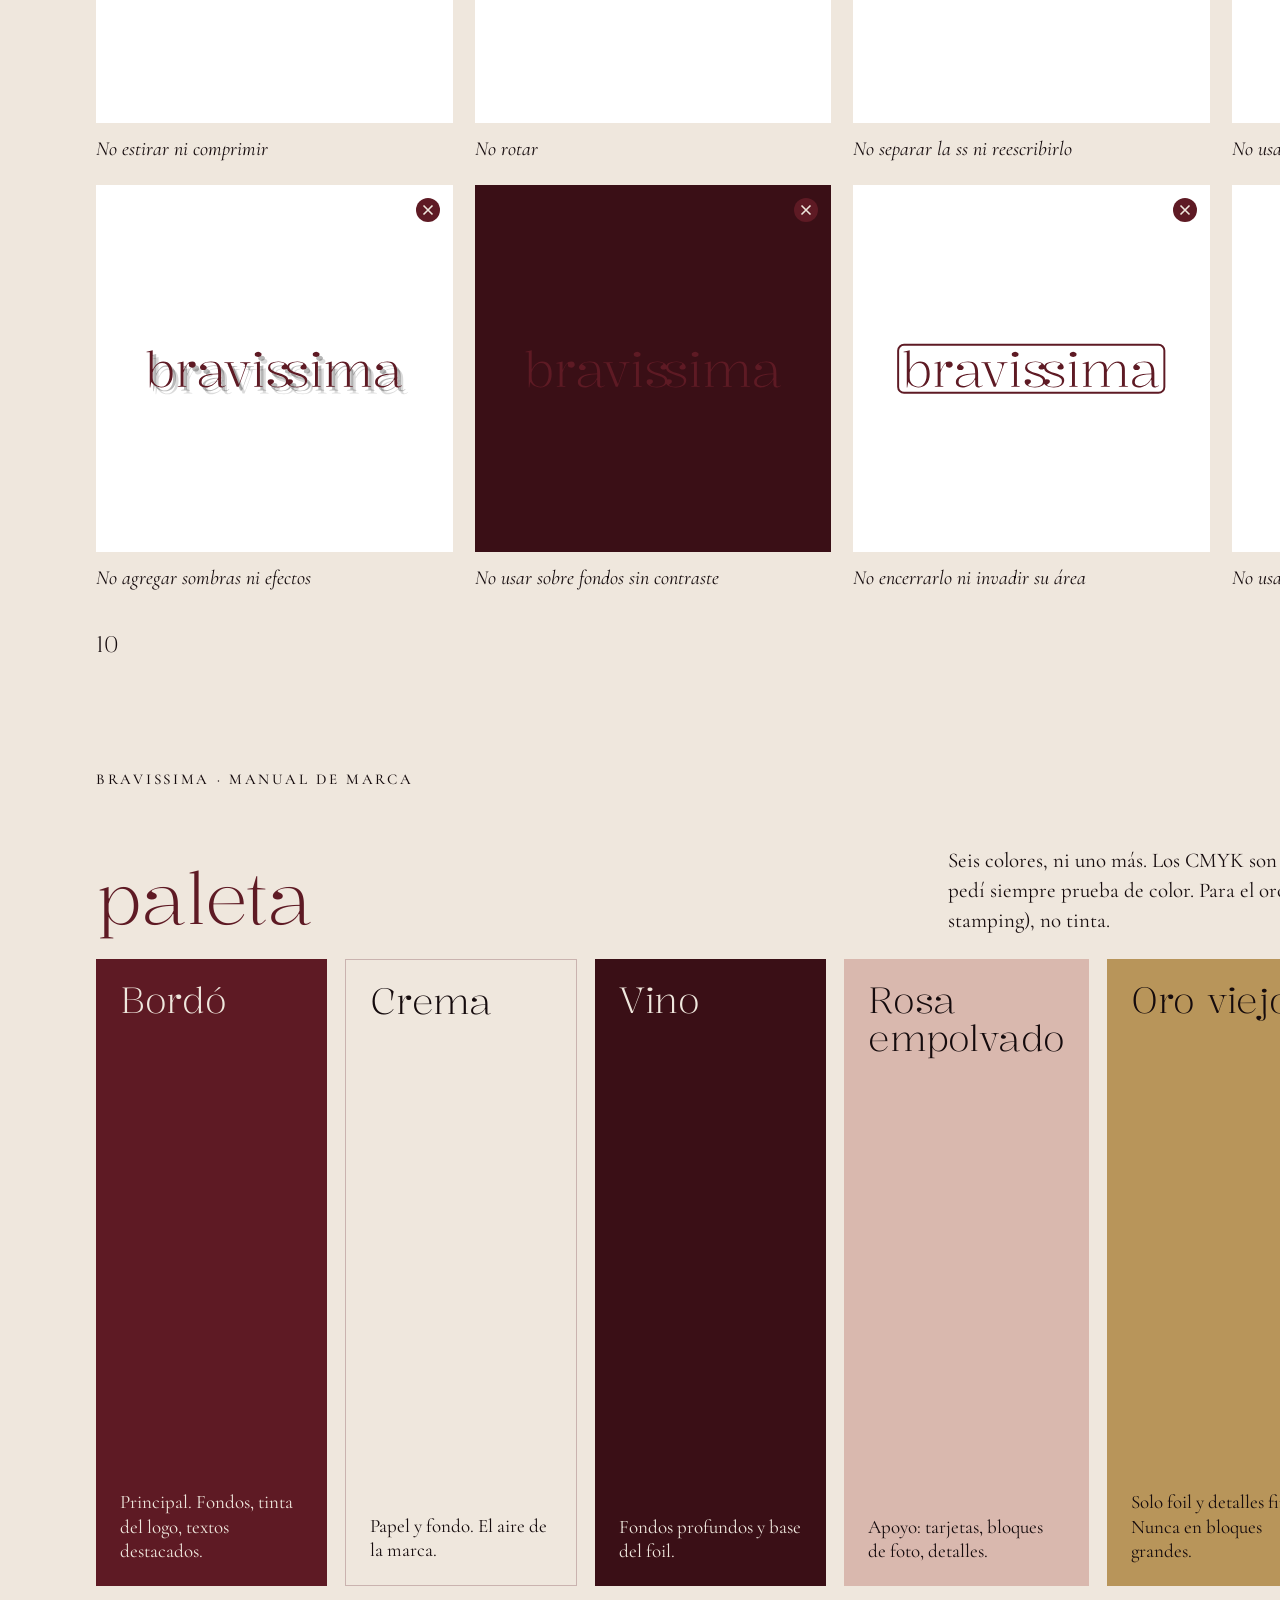
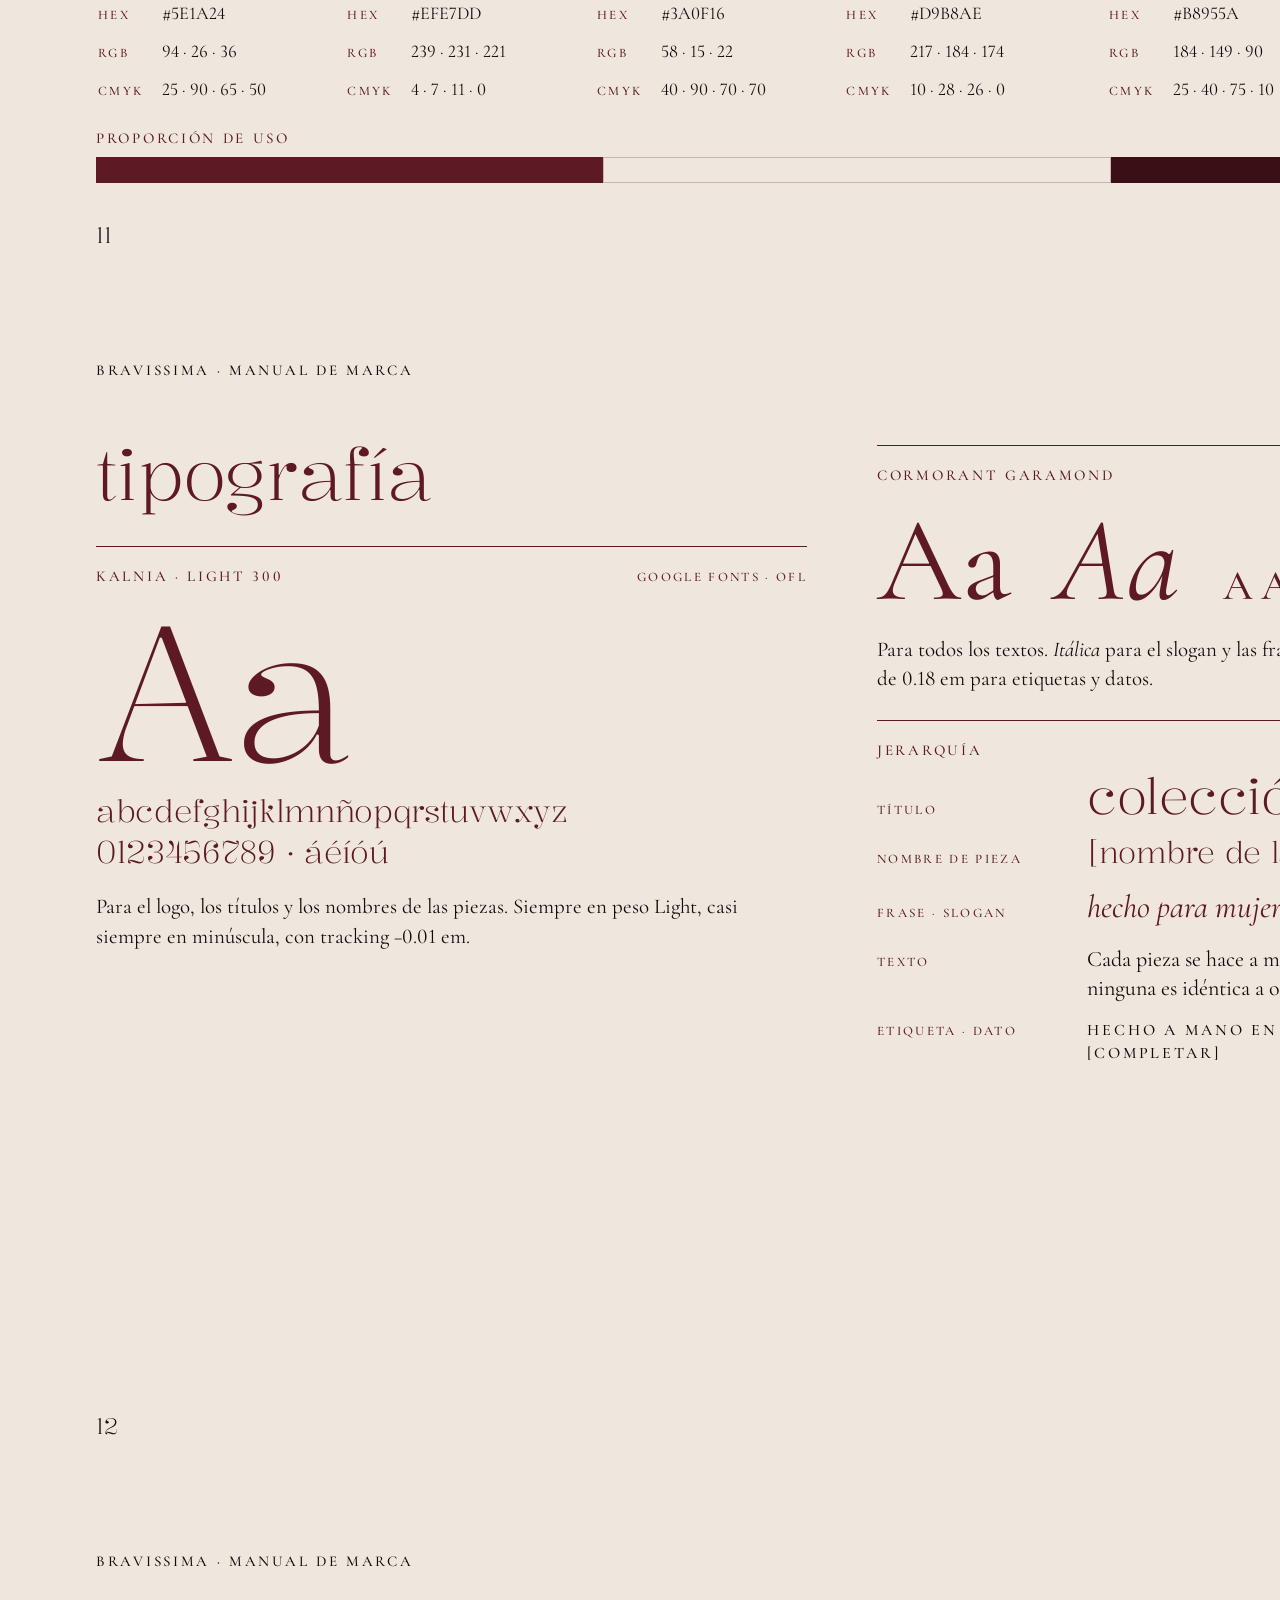
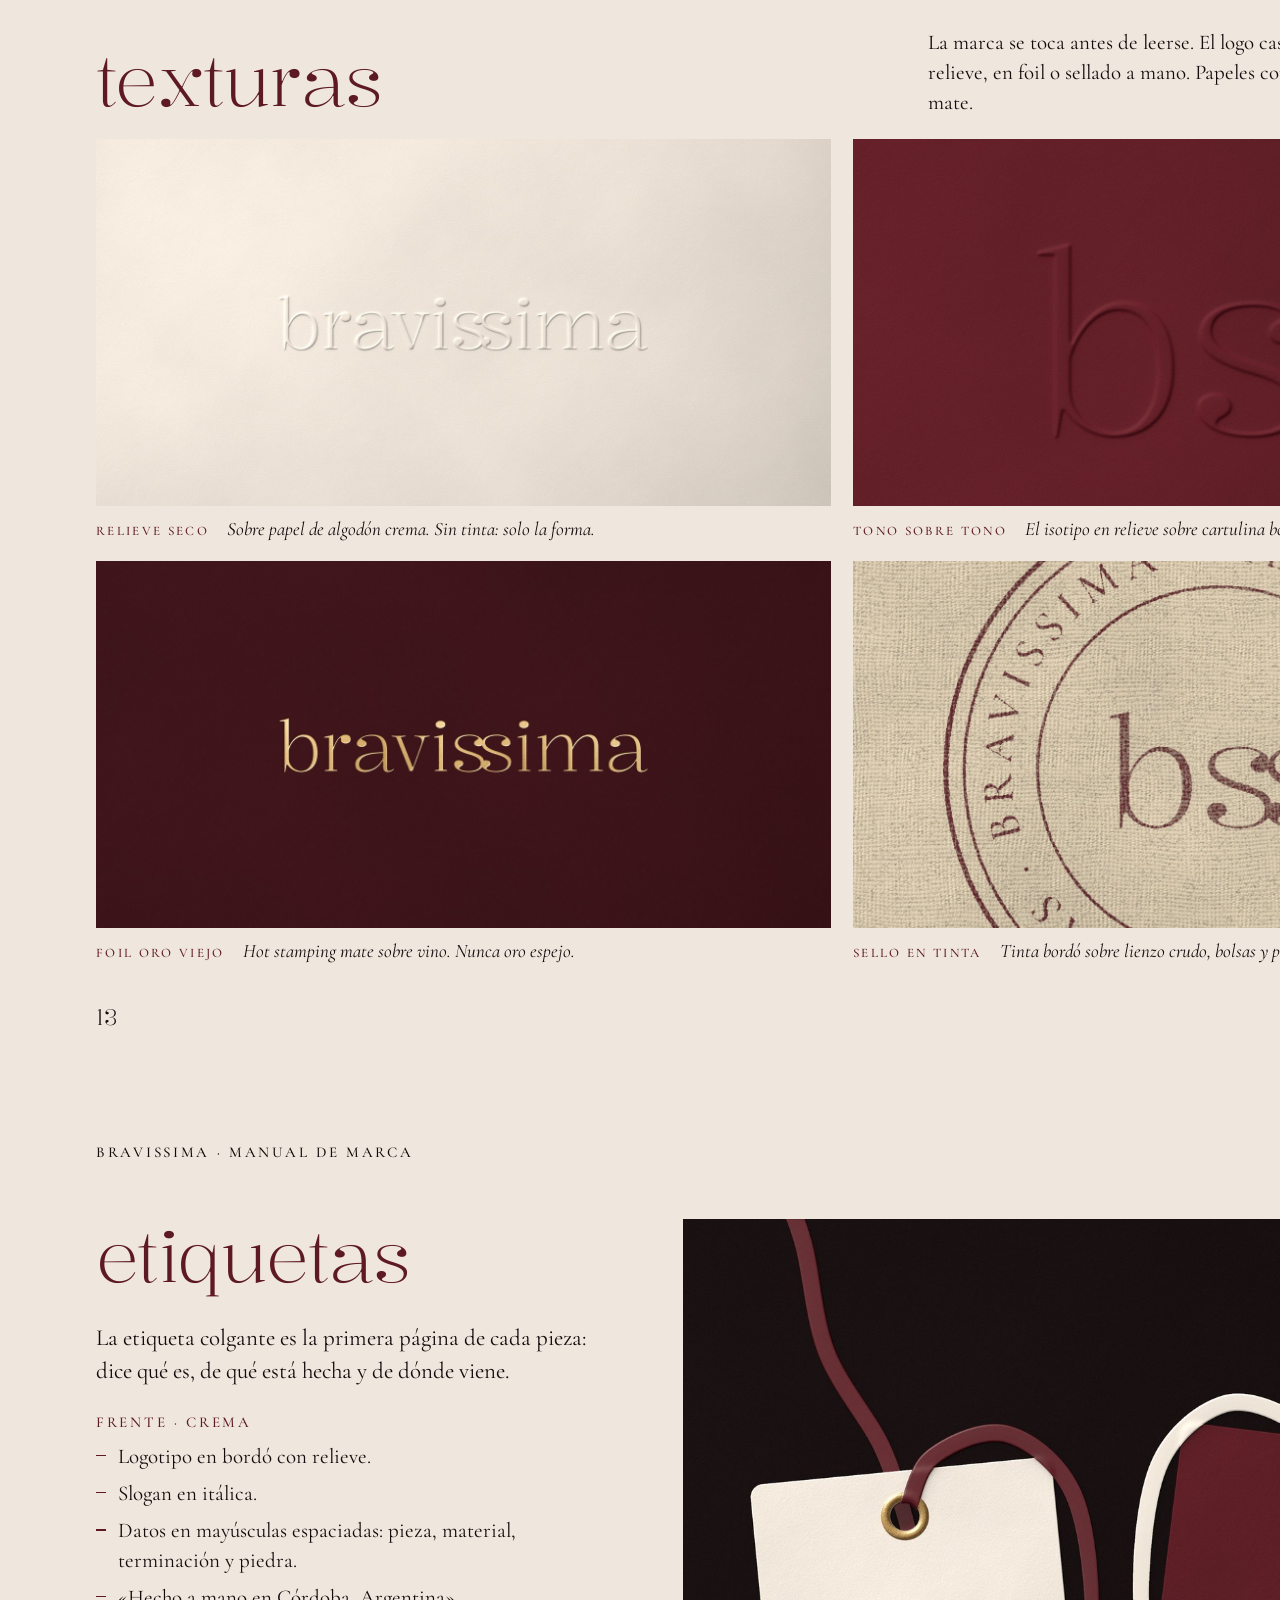
<file: bravissima/05_manual/fuente/manual.html>
<!doctype html><html lang="es"><head><meta charset="utf-8"><title>bravissima — manual de marca</title><style>
@font-face{font-family:"Kalnia";src:url("../../_fuentes/estaticas/Kalnia-Light.ttf");font-weight:300}
@font-face{font-family:"Cormorant Garamond";src:url("../../_fuentes/estaticas/CormorantGaramond-Regular.ttf");font-weight:400}
@font-face{font-family:"Cormorant Garamond";src:url("../../_fuentes/estaticas/CormorantGaramond-Medium.ttf");font-weight:500}
@font-face{font-family:"Cormorant Garamond";src:url("../../_fuentes/estaticas/CormorantGaramond-Italic.ttf");font-weight:400;font-style:italic}
@font-face{font-family:"Cormorant Garamond";src:url("../../_fuentes/estaticas/CormorantGaramond-LightItalic.ttf");font-weight:300;font-style:italic}
:root{--bordo:#5E1A24;--vino:#3A0F16;--crema:#EFE7DD;--rosa:#D9B8AE;--oro:#B8955A;--negro:#150B0D}
*{margin:0;padding:0;box-sizing:border-box}
html,body{background:#666}
svg{display:block}
.page{position:relative;width:1684px;height:1191px;overflow:hidden;break-after:page;margin:0 auto;background:var(--crema);
  font-family:"Cormorant Garamond";font-size:23px;line-height:1.42;color:var(--negro);font-variant-numeric:lining-nums}
.osc{background:var(--bordo);color:var(--crema)} .osc2{background:var(--vino);color:var(--crema)}
.hd,.ft{position:absolute;left:96px;right:96px;display:flex;justify-content:space-between;align-items:baseline}
.hd{top:58px} .ft{bottom:50px}
.caps{font-weight:500;letter-spacing:.18em;font-size:15px;line-height:1.5}
.it{font-style:italic}
.k{font-family:"Kalnia";font-weight:300;letter-spacing:-.01em;line-height:1.04}
.cuerpo{position:absolute;top:136px;left:96px;right:96px;bottom:118px}
h1{font-family:"Kalnia";font-weight:300;letter-spacing:-.01em;font-size:72px;line-height:1.04;color:var(--bordo)}
.osc h1,.osc2 h1{color:var(--crema)}
h3{font-weight:500;letter-spacing:.18em;font-size:15px;line-height:1.5;color:var(--bordo);margin-bottom:8px}
.osc h3,.osc2 h3{color:var(--oro)}
.bajada{font-style:italic;font-size:31px;line-height:1.25;color:var(--bordo)}
.osc .bajada,.osc2 .bajada{color:var(--crema)}
p+p{margin-top:.6em}
.regla{height:1.5px;background:var(--bordo)} .osc .regla,.osc2 .regla{background:var(--oro)}
.g{display:grid;gap:36px}
.abs{position:absolute}
.centro{display:flex;align-items:center;justify-content:center}
.tarj{position:relative;display:flex;align-items:center;justify-content:center}
.pie{font-weight:500;letter-spacing:.18em;font-size:13px;line-height:1.5}
.foto{width:100%;height:100%;object-fit:cover;display:block}
ul{list-style:none} li{padding-left:22px;position:relative} li+li{margin-top:.35em}
li:before{content:"";position:absolute;left:0;top:.62em;width:10px;height:1.5px;background:var(--bordo)}
.osc li:before,.osc2 li:before{background:var(--oro)}
@page{size:297mm 210mm;margin:0}@media print{html{zoom:0.666580}html,body{background:none}}</style></head><body><section class="page osc" data-nombre="p01">
  <div class="abs" style="inset:44px;border:1.5px solid var(--oro)"></div>
  <div class="abs centro" style="left:0;right:0;top:170px"><svg xmlns="http://www.w3.org/2000/svg" width="154.9" height="210" viewBox="-352.3 -455.0 704.7 955.0" style=""><path fill="#B8955A" opacity="1" d="M10.56 -14.21 30.51 -29.8 23.19 -34.56 18.11 -36.61 0 -22.46 -18.11 -36.61 -23.19 -34.56 -30.51 -29.8 -10.56 -14.21 -64.97 28.3 -119.38 -14.21 -105.17 -25.32 -352.33 -145.22 -351.1 -147.96 -95.2 -43.95 -296.03 -195.45 -294.31 -197.91 -83.73 -61.31 -287.05 -285.09 -284.89 -287.17 -68.82 -76.63 -212.03 -313.75 -209.52 -315.38 -51.43 -88.52 -165.59 -395.85 -162.81 -396.98 -31.67 -97.13 -80.4 -395.78 -77.46 -396.35 -10.87 -101.64 -1.5 -455H1.5L10.87 -101.64L77.46 -396.35L80.4 -395.78L31.67 -97.13L162.81 -396.98L165.59 -395.85L51.43 -88.52L209.52 -315.38L212.03 -313.75L68.82 -76.63L284.89 -287.17L287.05 -285.09L83.73 -61.31L294.31 -197.91L296.03 -195.45L95.2 -43.95L351.1 -147.96L352.33 -145.22L105.17 -25.32L119.38 -14.21L64.97 28.3ZM-114.75 185.21 0 95.56 114.75 185.21C88.89 218.37 53.35 243.11 11 250.49V345.64C55.17 320.61 119.74 289.61 186 262C138.93 331.67 70.58 376.52 11 389.88V500H-11V459.65C-82.4 442.61 -163.05 389.67 -222 306C-141.83 341.43 -63.39 378.59 -11 407.77V250.49C-53.35 243.11 -88.89 218.37 -114.75 185.21ZM122.43 174.72 10.56 87.31 64.97 44.8 152.02 112.81C145.41 134.7 135.39 155.81 122.43 174.72ZM-152.02 112.81 -64.97 44.8 -10.56 87.31 -122.43 174.72C-135.39 155.81 -145.41 134.7 -152.02 112.81ZM-157.7 15.72 -129.94 -5.96 -75.53 36.55 -155.68 99.17C-162.25 71.15 -163.23 42.37 -157.7 15.72ZM155.68 99.17 75.53 36.55 129.94 -5.96 157.7 15.72C163.23 42.37 162.25 71.15 155.68 99.17ZM-54.41 36.55 -0 -5.96 54.41 36.55 0 79.06ZM151.74 -5.43 140.5 -14.21 141.69 -15.14C144.67 -13.5 147.44 -11.79 150 -10C150.6 -8.49 151.18 -6.96 151.74 -5.43ZM-150 -10C-147.44 -11.79 -144.67 -13.5 -141.69 -15.14L-140.5 -14.21L-151.74 -5.43C-151.18 -6.96 -150.6 -8.49 -150 -10Z"/></svg></div>
  <div class="abs centro" style="left:0;right:0;top:468px"><svg xmlns="http://www.w3.org/2000/svg" width="820.0" height="119.6" viewBox="50.0 -745.0 5209.0 760.0" style=""><path fill="#EFE7DD" opacity="1" d="M2729 15Q2684 15 2646 7Q2608 -1 2579.5 -16.5Q2551 -32 2535.5 -53Q2520 -74 2520 -101Q2520 -117 2529.5 -129Q2539 -141 2554 -147Q2569 -153 2585 -153Q2601 -153 2616 -148Q2631 -143 2640 -133Q2649 -123 2649 -108Q2649 -95 2642.5 -84.5Q2636 -74 2623 -67Q2605 -58 2598.5 -51.5Q2592 -45 2592 -38Q2592 -29 2610 -20Q2628 -11 2658.5 -5Q2689 1 2726 1Q2778 1 2815.5 -12Q2853 -25 2873.5 -50.5Q2894 -76 2894 -112Q2894 -140 2877.5 -161Q2861 -182 2822.5 -201Q2784 -220 2716 -239Q2646 -260 2604.5 -282.5Q2563 -305 2545.5 -330.5Q2528 -356 2528 -387Q2528 -446 2584 -480.5Q2640 -515 2739 -515Q2791 -515 2834.5 -500Q2878 -485 2904.5 -459Q2917.13 -446.61 2923.74 -431.95Q2937.35 -460.39 2970 -480.5Q3026 -515 3125 -515Q3177 -515 3220.5 -500Q3264 -485 3290.5 -459Q3317 -433 3317 -397Q3317 -381 3308 -370Q3299 -359 3284.5 -354Q3270 -349 3254 -349Q3241 -349 3229.5 -352Q3218 -355 3208.5 -360.5Q3199 -366 3193.5 -375Q3188 -384 3188 -395Q3188 -421 3219 -438Q3235 -446 3241 -452Q3247 -458 3247 -464Q3247 -470 3237 -477Q3227 -484 3209.5 -489.5Q3192 -495 3171 -498Q3150 -501 3128 -501Q3076 -501 3038 -489.5Q3000 -478 2979 -456Q2958 -434 2958 -404Q2958 -378 2975.5 -355.5Q2993 -333 3030.5 -314Q3068 -295 3129 -277Q3203 -254 3246.5 -233Q3290 -212 3308.5 -188Q3327 -164 3327 -131Q3327 -96 3311.5 -69Q3296 -42 3268 -23Q3240 -4 3201 5.5Q3162 15 3115 15Q3070 15 3032 7Q2994 -1 2965.5 -16.5Q2937 -32 2921.5 -53Q2919.78 -55.33 2918.25 -57.74Q2903.97 -37.91 2882 -23Q2854 -4 2815 5.5Q2776 15 2729 15ZM116 15V-702H50V-713L176 -745V-360L184 -352Q194 -377 212 -405Q230 -433 255.5 -458Q281 -483 314.5 -499Q348 -515 389 -515Q436 -515 472 -497Q508 -479 533 -445Q558 -411 570.5 -364Q583 -317 583 -259Q583 -192 566.5 -140.5Q550 -89 518.5 -54.5Q487 -20 444 -2.5Q401 15 349 15Q320 15 292.5 8Q265 1 240 -12.5Q215 -26 193.5 -45.5Q172 -65 155 -90H145L126 15ZM347 0Q402 0 441 -31Q480 -62 501 -118.5Q522 -175 522 -252Q522 -327 504.5 -379Q487 -431 452 -458Q417 -485 366 -485Q327 -485 290 -461.5Q253 -438 223 -395Q193 -352 176 -292V-177Q176 -134 192.5 -101Q209 -68 235 -45.5Q261 -23 291 -11.5Q321 0 347 0ZM1367 -515Q1422 -515 1460 -500.5Q1498 -486 1523 -456.5Q1548 -427 1559.5 -382Q1571 -337 1571 -275V-36Q1571 -19 1579 -11Q1587 -3 1599 -3Q1613 -3 1630.5 -11Q1648 -19 1665 -31V-20Q1653 -9 1638.5 -1Q1624 7 1608 11Q1592 15 1577 15Q1545 15 1528 -4Q1511 -23 1511 -63V-135L1501 -141Q1483 -104 1454.5 -75Q1426 -46 1391.5 -26Q1357 -6 1320.5 4.5Q1284 15 1250 15Q1213 15 1183 3.5Q1153 -8 1135 -32Q1117 -56 1117 -93Q1117 -178 1216 -222Q1315 -266 1511 -266Q1511 -349 1495.5 -400Q1480 -451 1444.5 -475Q1409 -499 1349 -499Q1308 -499 1275.5 -491Q1243 -483 1225 -473Q1207 -463 1207 -455Q1207 -450 1214.5 -445Q1222 -440 1243 -431Q1278 -416 1278 -389Q1278 -365 1257 -352.5Q1236 -340 1208 -340Q1181 -340 1160.5 -352.5Q1140 -365 1140 -391Q1140 -413 1158.5 -435Q1177 -457 1209 -475.5Q1241 -494 1282 -504.5Q1323 -515 1367 -515ZM4961 -515Q5016 -515 5054 -500.5Q5092 -486 5117 -456.5Q5142 -427 5153.5 -382Q5165 -337 5165 -275V-36Q5165 -19 5173 -11Q5181 -3 5193 -3Q5207 -3 5224.5 -11Q5242 -19 5259 -31V-20Q5247 -9 5232.5 -1Q5218 7 5202 11Q5186 15 5171 15Q5139 15 5122 -4Q5105 -23 5105 -63V-135L5095 -141Q5077 -104 5048.5 -75Q5020 -46 4985.5 -26Q4951 -6 4914.5 4.5Q4878 15 4844 15Q4807 15 4777 3.5Q4747 -8 4729 -32Q4711 -56 4711 -93Q4711 -178 4810 -222Q4909 -266 5105 -266Q5105 -349 5089.5 -400Q5074 -451 5038.5 -475Q5003 -499 4943 -499Q4902 -499 4869.5 -491Q4837 -483 4819 -473Q4801 -463 4801 -455Q4801 -450 4808.5 -445Q4816 -440 4837 -431Q4872 -416 4872 -389Q4872 -365 4851 -352.5Q4830 -340 4802 -340Q4775 -340 4754.5 -352.5Q4734 -365 4734 -391Q4734 -413 4752.5 -435Q4771 -457 4803 -475.5Q4835 -494 4876 -504.5Q4917 -515 4961 -515ZM2916.51 -364.3Q2908.93 -357.6 2898.5 -354Q2884 -349 2868 -349Q2855 -349 2843.5 -352Q2832 -355 2822.5 -360.5Q2813 -366 2807.5 -375Q2802 -384 2802 -395Q2802 -421 2833 -438Q2849 -446 2855 -452Q2861 -458 2861 -464Q2861 -470 2851 -477Q2841 -484 2823.5 -489.5Q2806 -495 2785 -498Q2764 -501 2742 -501Q2690 -501 2652 -489.5Q2614 -478 2593 -456Q2572 -434 2572 -404Q2572 -378 2589.5 -355.5Q2607 -333 2644.5 -314Q2682 -295 2743 -277Q2817 -254 2860.5 -233Q2904 -212 2922.5 -188Q2936.38 -170 2939.84 -146.94L2940 -147Q2955 -153 2971 -153Q2987 -153 3002 -148Q3017 -143 3026 -133Q3035 -123 3035 -108Q3035 -95 3028.5 -84.5Q3022 -74 3009 -67Q2991 -58 2984.5 -51.5Q2978 -45 2978 -38Q2978 -29 2996 -20Q3014 -11 3044.5 -5Q3075 1 3112 1Q3164 1 3201.5 -12Q3239 -25 3259.5 -50.5Q3280 -76 3280 -112Q3280 -140 3263.5 -161Q3247 -182 3208.5 -201Q3170 -220 3102 -239Q3032 -260 2990.5 -282.5Q2949 -305 2931.5 -330.5Q2920.63 -346.34 2916.51 -364.3ZM3709 0V-10L3767 -21V-469H3701V-480L3827 -512V-350L3835 -344Q3860 -394 3895 -432.5Q3930 -471 3971.5 -493Q4013 -515 4056 -515Q4091 -515 4117.5 -504Q4144 -493 4161 -471Q4178 -449 4187 -416.5Q4195.12 -387.18 4195.91 -349.31L4203 -344Q4228 -394 4263 -432.5Q4298 -471 4339.5 -493Q4381 -515 4424 -515Q4461 -515 4487 -503.5Q4513 -492 4530 -469.5Q4547 -447 4555.5 -414Q4564 -381 4564 -338V-21L4629 -10V0H4440V-10L4504 -21V-346Q4504 -417 4478 -452.5Q4452 -488 4401 -488Q4372 -488 4343 -472.5Q4314 -457 4286.5 -430.5Q4259 -404 4236 -370Q4213.64 -336.94 4196 -300.1V-21L4259 -10V0H4072V-10L4136 -21V-346Q4136 -417 4110 -452.5Q4084 -488 4033 -488Q4004 -488 3975 -472.5Q3946 -457 3918.5 -430.5Q3891 -404 3868 -370Q3845 -336 3827 -298V-21L3891 -10V0ZM1511 -252Q1397 -252 1321.5 -233Q1246 -214 1209 -179.5Q1172 -145 1172 -97Q1172 -67 1185.5 -48.5Q1199 -30 1221.5 -22Q1244 -14 1273 -14Q1304 -14 1339 -24.5Q1374 -35 1407.5 -56.5Q1441 -78 1468 -110.5Q1495 -143 1511 -186ZM5105 -252Q4991 -252 4915.5 -233Q4840 -214 4803 -179.5Q4766 -145 4766 -97Q4766 -67 4779.5 -48.5Q4793 -30 4815.5 -22Q4838 -14 4867 -14Q4898 -14 4933 -24.5Q4968 -35 5001.5 -56.5Q5035 -78 5062 -110.5Q5089 -143 5105 -186ZM687 0V-10L745 -21V-472H679V-483L805 -515V-354L813 -346Q829 -381 843.5 -408Q858 -435 873 -454Q898 -486 924.5 -500.5Q951 -515 982 -515Q1002 -515 1018 -507.5Q1034 -500 1043.5 -485Q1053 -470 1053 -449Q1053 -433 1045 -419Q1037 -405 1021.5 -396.5Q1006 -388 983 -388Q963 -388 947.5 -394.5Q932 -401 923 -413Q914 -425 914 -440Q914 -445 914.5 -449Q915 -453 915.5 -457.5Q916 -462 916 -464Q916 -471 911 -471Q899 -471 884 -452.5Q869 -434 852 -402Q839 -379 826.5 -349.5Q814 -320 805 -289V-21L863 -10V0ZM1889 0 1697 -480 1634 -490V-500H1831V-490L1763 -481L1930 -59H1940L2056 -385Q2058 -392 2059.5 -402Q2061 -412 2061 -423Q2061 -437 2056 -449Q2051 -461 2039 -470.5Q2027 -480 2006.5 -485Q1986 -490 1957 -490V-500H2172V-490L2105 -480L1930 0ZM2245 0V-10L2302 -20V-472H2237V-483L2362 -515V-20L2420 -10V0ZM3428 0V-10L3485 -20V-472H3420V-483L3545 -515V-20L3603 -10V0ZM2326 -606Q2305 -606 2289.5 -613Q2274 -620 2265.5 -631.5Q2257 -643 2257 -658Q2257 -674 2265.5 -685.5Q2274 -697 2289.5 -703.5Q2305 -710 2326 -710Q2346 -710 2361.5 -703.5Q2377 -697 2386 -685.5Q2395 -674 2395 -658Q2395 -643 2386 -631.5Q2377 -620 2361.5 -613Q2346 -606 2326 -606ZM3509 -606Q3488 -606 3472.5 -613Q3457 -620 3448.5 -631.5Q3440 -643 3440 -658Q3440 -674 3448.5 -685.5Q3457 -697 3472.5 -703.5Q3488 -710 3509 -710Q3529 -710 3544.5 -703.5Q3560 -697 3569 -685.5Q3578 -674 3578 -658Q3578 -643 3569 -631.5Q3560 -620 3544.5 -613Q3529 -606 3509 -606Z"/></svg></div>
  <p class="abs it" style="left:0;right:0;top:640px;text-align:center;font-size:44px">hecho para mujeres bravas</p>
  <div class="abs" style="left:772.0px;top:760px;width:140px;height:1.5px;background:var(--oro)"></div>
  <p class="abs caps" style="left:0;right:0;top:800px;text-align:center;font-size:19px">MANUAL DE MARCA</p>
  <p class="abs caps" style="left:0;right:0;top:1040px;text-align:center;font-size:14px">JOYERÍA DE AUTOR · CÓRDOBA, ARGENTINA · VERSIÓN 1.0 · 2026</p>
</section><section class="page " data-nombre="p02"><div class="hd caps"><span>BRAVISSIMA · MANUAL DE MARCA</span><span>ÍNDICE</span></div><div class="cuerpo g" style="grid-template-columns:1fr 1.5fr;gap:90px">
  <div><h1>índice</h1><p class="bajada" style="margin-top:22px">Todo lo que hace que una pieza, una caja o un posteo se reconozcan como nuestros.</p>
  <div style="margin-top:250px"><svg xmlns="http://www.w3.org/2000/svg" width="184.5" height="250" viewBox="-352.3 -455.0 704.7 955.0" style=""><path fill="#5E1A24" opacity="1" d="M10.56 -14.21 30.51 -29.8 23.19 -34.56 18.11 -36.61 0 -22.46 -18.11 -36.61 -23.19 -34.56 -30.51 -29.8 -10.56 -14.21 -64.97 28.3 -119.38 -14.21 -105.17 -25.32 -352.33 -145.22 -351.1 -147.96 -95.2 -43.95 -296.03 -195.45 -294.31 -197.91 -83.73 -61.31 -287.05 -285.09 -284.89 -287.17 -68.82 -76.63 -212.03 -313.75 -209.52 -315.38 -51.43 -88.52 -165.59 -395.85 -162.81 -396.98 -31.67 -97.13 -80.4 -395.78 -77.46 -396.35 -10.87 -101.64 -1.5 -455H1.5L10.87 -101.64L77.46 -396.35L80.4 -395.78L31.67 -97.13L162.81 -396.98L165.59 -395.85L51.43 -88.52L209.52 -315.38L212.03 -313.75L68.82 -76.63L284.89 -287.17L287.05 -285.09L83.73 -61.31L294.31 -197.91L296.03 -195.45L95.2 -43.95L351.1 -147.96L352.33 -145.22L105.17 -25.32L119.38 -14.21L64.97 28.3ZM-114.75 185.21 0 95.56 114.75 185.21C88.89 218.37 53.35 243.11 11 250.49V345.64C55.17 320.61 119.74 289.61 186 262C138.93 331.67 70.58 376.52 11 389.88V500H-11V459.65C-82.4 442.61 -163.05 389.67 -222 306C-141.83 341.43 -63.39 378.59 -11 407.77V250.49C-53.35 243.11 -88.89 218.37 -114.75 185.21ZM122.43 174.72 10.56 87.31 64.97 44.8 152.02 112.81C145.41 134.7 135.39 155.81 122.43 174.72ZM-152.02 112.81 -64.97 44.8 -10.56 87.31 -122.43 174.72C-135.39 155.81 -145.41 134.7 -152.02 112.81ZM-157.7 15.72 -129.94 -5.96 -75.53 36.55 -155.68 99.17C-162.25 71.15 -163.23 42.37 -157.7 15.72ZM155.68 99.17 75.53 36.55 129.94 -5.96 157.7 15.72C163.23 42.37 162.25 71.15 155.68 99.17ZM-54.41 36.55 -0 -5.96 54.41 36.55 0 79.06ZM151.74 -5.43 140.5 -14.21 141.69 -15.14C144.67 -13.5 147.44 -11.79 150 -10C150.6 -8.49 151.18 -6.96 151.74 -5.43ZM-150 -10C-147.44 -11.79 -144.67 -13.5 -141.69 -15.14L-140.5 -14.21L-151.74 -5.43C-151.18 -6.96 -150.6 -8.49 -150 -10Z"/></svg></div></div>
  <div style="columns:2;column-gap:60px;padding-top:14px"><div style="display:flex;align-items:baseline;gap:22px;padding:13px 0;border-bottom:1px solid rgba(94,26,36,.28)"><span class="k" style="font-size:22px;color:var(--bordo);width:44px">03</span><span style="font-size:27px">Esencia</span></div><div style="display:flex;align-items:baseline;gap:22px;padding:13px 0;border-bottom:1px solid rgba(94,26,36,.28)"><span class="k" style="font-size:22px;color:var(--bordo);width:44px">04</span><span style="font-size:27px">Slogan y manifiesto</span></div><div style="display:flex;align-items:baseline;gap:22px;padding:13px 0;border-bottom:1px solid rgba(94,26,36,.28)"><span class="k" style="font-size:22px;color:var(--bordo);width:44px">05</span><span style="font-size:27px">Logotipo</span></div><div style="display:flex;align-items:baseline;gap:22px;padding:13px 0;border-bottom:1px solid rgba(94,26,36,.28)"><span class="k" style="font-size:22px;color:var(--bordo);width:44px">06</span><span style="font-size:27px">Construcción</span></div><div style="display:flex;align-items:baseline;gap:22px;padding:13px 0;border-bottom:1px solid rgba(94,26,36,.28)"><span class="k" style="font-size:22px;color:var(--bordo);width:44px">07</span><span style="font-size:27px">Isotipo</span></div><div style="display:flex;align-items:baseline;gap:22px;padding:13px 0;border-bottom:1px solid rgba(94,26,36,.28)"><span class="k" style="font-size:22px;color:var(--bordo);width:44px">08</span><span style="font-size:27px">Símbolos</span></div><div style="display:flex;align-items:baseline;gap:22px;padding:13px 0;border-bottom:1px solid rgba(94,26,36,.28)"><span class="k" style="font-size:22px;color:var(--bordo);width:44px">09</span><span style="font-size:27px">Versiones de color</span></div><div style="display:flex;align-items:baseline;gap:22px;padding:13px 0;border-bottom:1px solid rgba(94,26,36,.28)"><span class="k" style="font-size:22px;color:var(--bordo);width:44px">10</span><span style="font-size:27px">Usos incorrectos</span></div><div style="display:flex;align-items:baseline;gap:22px;padding:13px 0;border-bottom:1px solid rgba(94,26,36,.28)"><span class="k" style="font-size:22px;color:var(--bordo);width:44px">11</span><span style="font-size:27px">Paleta</span></div><div style="display:flex;align-items:baseline;gap:22px;padding:13px 0;border-bottom:1px solid rgba(94,26,36,.28)"><span class="k" style="font-size:22px;color:var(--bordo);width:44px">12</span><span style="font-size:27px">Tipografía</span></div><div style="display:flex;align-items:baseline;gap:22px;padding:13px 0;border-bottom:1px solid rgba(94,26,36,.28)"><span class="k" style="font-size:22px;color:var(--bordo);width:44px">13</span><span style="font-size:27px">Texturas</span></div><div style="display:flex;align-items:baseline;gap:22px;padding:13px 0;border-bottom:1px solid rgba(94,26,36,.28)"><span class="k" style="font-size:22px;color:var(--bordo);width:44px">14</span><span style="font-size:27px">Etiquetas</span></div><div style="display:flex;align-items:baseline;gap:22px;padding:13px 0;border-bottom:1px solid rgba(94,26,36,.28)"><span class="k" style="font-size:22px;color:var(--bordo);width:44px">15</span><span style="font-size:27px">Packaging</span></div><div style="display:flex;align-items:baseline;gap:22px;padding:13px 0;border-bottom:1px solid rgba(94,26,36,.28)"><span class="k" style="font-size:22px;color:var(--bordo);width:44px">16</span><span style="font-size:27px">Redes</span></div><div style="display:flex;align-items:baseline;gap:22px;padding:13px 0;border-bottom:1px solid rgba(94,26,36,.28)"><span class="k" style="font-size:22px;color:var(--bordo);width:44px">17</span><span style="font-size:27px">Tono de voz</span></div><div style="display:flex;align-items:baseline;gap:22px;padding:13px 0;border-bottom:1px solid rgba(94,26,36,.28)"><span class="k" style="font-size:22px;color:var(--bordo);width:44px">18</span><span style="font-size:27px">Fotografía</span></div></div></div><div class="ft"><span class="k" style="font-size:22px">02</span><span class="it" style="font-size:20px">hecho para mujeres bravas</span></div></section><section class="page " data-nombre="p03"><div class="hd caps"><span>BRAVISSIMA · MANUAL DE MARCA</span><span>ESENCIA</span></div><div class="cuerpo g" style="grid-template-columns:1fr 1.25fr;gap:90px">
  <div><h1>esencia</h1><p class="bajada" style="margin-top:14px;">Joyería y accesorios de autor, hechos a mano en taller, en Córdoba.</p>
    <div style="margin-top:44px"><h3>QUÉ HACEMOS</h3>
    <p>Piezas en alpaca, bronce y cobre, con terminación dorada y plateada y piedras naturales. Se venden online —Instagram y web— y en pop-ups.</p></div>
    <div style="margin-top:30px"><h3>PARA QUIÉN</h3>
    <p>Para una mujer segura, de 25 a 55, que se viste para ella y elige pocas piezas pero con identidad.</p></div>
    <div style="margin-top:30px"><h3>LANZAMIENTO</h3><p>3 de diciembre de 2026.</p></div>
    <div style="margin-top:56px"><svg xmlns="http://www.w3.org/2000/svg" width="125.4" height="170" viewBox="-352.3 -455.0 704.7 955.0" style=""><path fill="#5E1A24" opacity="0.9" d="M10.56 -14.21 30.51 -29.8 23.19 -34.56 18.11 -36.61 0 -22.46 -18.11 -36.61 -23.19 -34.56 -30.51 -29.8 -10.56 -14.21 -64.97 28.3 -119.38 -14.21 -105.17 -25.32 -352.33 -145.22 -351.1 -147.96 -95.2 -43.95 -296.03 -195.45 -294.31 -197.91 -83.73 -61.31 -287.05 -285.09 -284.89 -287.17 -68.82 -76.63 -212.03 -313.75 -209.52 -315.38 -51.43 -88.52 -165.59 -395.85 -162.81 -396.98 -31.67 -97.13 -80.4 -395.78 -77.46 -396.35 -10.87 -101.64 -1.5 -455H1.5L10.87 -101.64L77.46 -396.35L80.4 -395.78L31.67 -97.13L162.81 -396.98L165.59 -395.85L51.43 -88.52L209.52 -315.38L212.03 -313.75L68.82 -76.63L284.89 -287.17L287.05 -285.09L83.73 -61.31L294.31 -197.91L296.03 -195.45L95.2 -43.95L351.1 -147.96L352.33 -145.22L105.17 -25.32L119.38 -14.21L64.97 28.3ZM-114.75 185.21 0 95.56 114.75 185.21C88.89 218.37 53.35 243.11 11 250.49V345.64C55.17 320.61 119.74 289.61 186 262C138.93 331.67 70.58 376.52 11 389.88V500H-11V459.65C-82.4 442.61 -163.05 389.67 -222 306C-141.83 341.43 -63.39 378.59 -11 407.77V250.49C-53.35 243.11 -88.89 218.37 -114.75 185.21ZM122.43 174.72 10.56 87.31 64.97 44.8 152.02 112.81C145.41 134.7 135.39 155.81 122.43 174.72ZM-152.02 112.81 -64.97 44.8 -10.56 87.31 -122.43 174.72C-135.39 155.81 -145.41 134.7 -152.02 112.81ZM-157.7 15.72 -129.94 -5.96 -75.53 36.55 -155.68 99.17C-162.25 71.15 -163.23 42.37 -157.7 15.72ZM155.68 99.17 75.53 36.55 129.94 -5.96 157.7 15.72C163.23 42.37 162.25 71.15 155.68 99.17ZM-54.41 36.55 -0 -5.96 54.41 36.55 0 79.06ZM151.74 -5.43 140.5 -14.21 141.69 -15.14C144.67 -13.5 147.44 -11.79 150 -10C150.6 -8.49 151.18 -6.96 151.74 -5.43ZM-150 -10C-147.44 -11.79 -144.67 -13.5 -141.69 -15.14L-140.5 -14.21L-151.74 -5.43C-151.18 -6.96 -150.6 -8.49 -150 -10Z"/></svg></div>
  </div>
  <div><h3>PERSONALIDAD</h3>
    <p class="k" style="font-size:54px;color:var(--bordo);margin:6px 0 40px">segura, cálida,<br>con actitud.</p>
    <div class="g" style="grid-template-columns:1fr 1fr;gap:34px 44px"><div style="border-top:1.5px solid var(--bordo);padding-top:16px"><h3>DE AUTOR</h3><p style="font-size:22px">Cada pieza se diseña y se firma. No seguimos tendencias: proponemos.</p></div><div style="border-top:1.5px solid var(--bordo);padding-top:16px"><h3>HECHO A MANO</h3><p style="font-size:22px">Sale de un taller, de dos manos y de mucho fuego. Se nota y queremos que se note.</p></div><div style="border-top:1.5px solid var(--bordo);padding-top:16px"><h3>POCAS, CON IDENTIDAD</h3><p style="font-size:22px">Preferimos que elijas una pieza que te represente antes que diez que no digan nada.</p></div><div style="border-top:1.5px solid var(--bordo);padding-top:16px"><h3>COMUNIDAD</h3><p style="font-size:22px">No tenemos clientas: tenemos mujeres bravas. Las nombramos, las mostramos, les agradecemos.</p></div></div>
  </div></div><div class="ft"><span class="k" style="font-size:22px">03</span><span class="it" style="font-size:20px">hecho para mujeres bravas</span></div></section><section class="page osc2" data-nombre="p04"><div class="hd caps"><span>BRAVISSIMA · MANUAL DE MARCA</span><span>SLOGAN Y MANIFIESTO</span></div><div class="cuerpo g" style="grid-template-columns:1.15fr 1fr;gap:100px;align-items:center">
  <div><h3>EL SLOGAN</h3>
    <p style="font-style:italic;font-weight:300;font-size:138px;line-height:.98;margin-top:10px">hecho para<br>mujeres<br>bravas</p>
    <p style="margin-top:44px;max-width:560px;font-size:21px;opacity:.9">Se escribe siempre en minúscula y en Cormorant Garamond itálica. No lleva punto final ni signos. A la comunidad la llamamos <span class="it">mujeres bravas</span>.</p></div>
  <div><h3>EL MANIFIESTO</h3>
    <div style="font-size:27px;line-height:1.5;margin-top:10px">
    <p>No hacemos joyas para gustarle a todo el mundo.</p>
    <p>Hacemos piezas para la que ya sabe quién es. Para la que se viste para ella. Para la que elige pocas cosas, pero las elige con el cuerpo entero.</p>
    <p>Cada pieza sale de un taller, de dos manos y de mucho fuego. Tiene marcas, tiene peso, tiene carácter. Como vos.</p>
    <p class="it" style="color:var(--oro)">Metal noble, piedra natural y actitud.</p></div>
    <div style="margin-top:36px"><svg xmlns="http://www.w3.org/2000/svg" width="52.0" height="84" viewBox="-304.3 -500.0 612.4 990.0" style=""><path fill="#B8955A" opacity="1" d="M10 490C-200 490 -330 350 -300 140C-290.32 71.45 -257.55 17.53 -224.51 -36.83C-175.62 -117.29 -126.13 -198.71 -150 -330C-80 -290 -30 -230 -10 -150C7.87 -199.15 19.76 -252.29 22.08 -305.86C55.28 -227.42 46.51 -138.6 18.8 -62.4C3.6 -123.2 -34.4 -168.8 -87.6 -199.2C-69.46 -99.42 -107.07 -37.54 -144.23 23.61C-169.34 64.92 -194.24 105.9 -201.6 158C-224.3 316.93 -126.42 423.11 32 423.99C-4.13 413.21 -30 381.43 -30 338C-30 272 28 232 60 150C92 232 150 272 150 338C150 367.28 138.24 391.26 119.51 407.09C215.2 366.44 273.15 255.88 258.2 112.4C239.79 -79.06 139.32 -241.99 22.48 -321.06C23.04 -382.37 10.66 -443.8 -20 -500C140 -400 280 -180 305 80C330 320 200 490 10 490Z"/></svg></div></div></div><div class="ft"><span class="k" style="font-size:22px">04</span><span class="it" style="font-size:20px">hecho para mujeres bravas</span></div></section><section class="page " data-nombre="p05"><div class="hd caps"><span>BRAVISSIMA · MANUAL DE MARCA</span><span>LOGOTIPO</span></div><div class="cuerpo">
  <div class="g" style="grid-template-columns:1fr 2.1fr;gap:80px;height:100%">
   <div><h1>logotipo</h1>
    <p style="margin-top:30px">El nombre escrito en minúscula, en <b style="font-weight:500">Kalnia Light 300</b>. Letra líquida, de contraste alto y terminales en gota.</p>
    <p>Su gesto distintivo es la <span class="it">doble s fundida</span>: las dos s se tocan y forman una sola forma. Es lo que hace que la palabra sea un logo y no solo un texto.</p>
    <div style="margin-top:34px"><h3>REGLA DE ORO</h3><p>Usá siempre el archivo del logo. Nunca lo reescribas con la tipografía: la fusión de la ss no existe en el teclado.</p></div>
    <div style="margin-top:28px"><h3>ARCHIVOS</h3><p style="font-size:20px">01_logo/ · SVG, PDF y PNG en bordó, crema, vino y negro.</p></div>
   </div>
   <div class="g" style="grid-template-rows:1.55fr 1fr;gap:24px">
     <div class="tarj" style="background:#fff"><svg xmlns="http://www.w3.org/2000/svg" width="760.0" height="110.9" viewBox="50.0 -745.0 5209.0 760.0" style=""><path fill="#5E1A24" opacity="1" d="M2729 15Q2684 15 2646 7Q2608 -1 2579.5 -16.5Q2551 -32 2535.5 -53Q2520 -74 2520 -101Q2520 -117 2529.5 -129Q2539 -141 2554 -147Q2569 -153 2585 -153Q2601 -153 2616 -148Q2631 -143 2640 -133Q2649 -123 2649 -108Q2649 -95 2642.5 -84.5Q2636 -74 2623 -67Q2605 -58 2598.5 -51.5Q2592 -45 2592 -38Q2592 -29 2610 -20Q2628 -11 2658.5 -5Q2689 1 2726 1Q2778 1 2815.5 -12Q2853 -25 2873.5 -50.5Q2894 -76 2894 -112Q2894 -140 2877.5 -161Q2861 -182 2822.5 -201Q2784 -220 2716 -239Q2646 -260 2604.5 -282.5Q2563 -305 2545.5 -330.5Q2528 -356 2528 -387Q2528 -446 2584 -480.5Q2640 -515 2739 -515Q2791 -515 2834.5 -500Q2878 -485 2904.5 -459Q2917.13 -446.61 2923.74 -431.95Q2937.35 -460.39 2970 -480.5Q3026 -515 3125 -515Q3177 -515 3220.5 -500Q3264 -485 3290.5 -459Q3317 -433 3317 -397Q3317 -381 3308 -370Q3299 -359 3284.5 -354Q3270 -349 3254 -349Q3241 -349 3229.5 -352Q3218 -355 3208.5 -360.5Q3199 -366 3193.5 -375Q3188 -384 3188 -395Q3188 -421 3219 -438Q3235 -446 3241 -452Q3247 -458 3247 -464Q3247 -470 3237 -477Q3227 -484 3209.5 -489.5Q3192 -495 3171 -498Q3150 -501 3128 -501Q3076 -501 3038 -489.5Q3000 -478 2979 -456Q2958 -434 2958 -404Q2958 -378 2975.5 -355.5Q2993 -333 3030.5 -314Q3068 -295 3129 -277Q3203 -254 3246.5 -233Q3290 -212 3308.5 -188Q3327 -164 3327 -131Q3327 -96 3311.5 -69Q3296 -42 3268 -23Q3240 -4 3201 5.5Q3162 15 3115 15Q3070 15 3032 7Q2994 -1 2965.5 -16.5Q2937 -32 2921.5 -53Q2919.78 -55.33 2918.25 -57.74Q2903.97 -37.91 2882 -23Q2854 -4 2815 5.5Q2776 15 2729 15ZM116 15V-702H50V-713L176 -745V-360L184 -352Q194 -377 212 -405Q230 -433 255.5 -458Q281 -483 314.5 -499Q348 -515 389 -515Q436 -515 472 -497Q508 -479 533 -445Q558 -411 570.5 -364Q583 -317 583 -259Q583 -192 566.5 -140.5Q550 -89 518.5 -54.5Q487 -20 444 -2.5Q401 15 349 15Q320 15 292.5 8Q265 1 240 -12.5Q215 -26 193.5 -45.5Q172 -65 155 -90H145L126 15ZM347 0Q402 0 441 -31Q480 -62 501 -118.5Q522 -175 522 -252Q522 -327 504.5 -379Q487 -431 452 -458Q417 -485 366 -485Q327 -485 290 -461.5Q253 -438 223 -395Q193 -352 176 -292V-177Q176 -134 192.5 -101Q209 -68 235 -45.5Q261 -23 291 -11.5Q321 0 347 0ZM1367 -515Q1422 -515 1460 -500.5Q1498 -486 1523 -456.5Q1548 -427 1559.5 -382Q1571 -337 1571 -275V-36Q1571 -19 1579 -11Q1587 -3 1599 -3Q1613 -3 1630.5 -11Q1648 -19 1665 -31V-20Q1653 -9 1638.5 -1Q1624 7 1608 11Q1592 15 1577 15Q1545 15 1528 -4Q1511 -23 1511 -63V-135L1501 -141Q1483 -104 1454.5 -75Q1426 -46 1391.5 -26Q1357 -6 1320.5 4.5Q1284 15 1250 15Q1213 15 1183 3.5Q1153 -8 1135 -32Q1117 -56 1117 -93Q1117 -178 1216 -222Q1315 -266 1511 -266Q1511 -349 1495.5 -400Q1480 -451 1444.5 -475Q1409 -499 1349 -499Q1308 -499 1275.5 -491Q1243 -483 1225 -473Q1207 -463 1207 -455Q1207 -450 1214.5 -445Q1222 -440 1243 -431Q1278 -416 1278 -389Q1278 -365 1257 -352.5Q1236 -340 1208 -340Q1181 -340 1160.5 -352.5Q1140 -365 1140 -391Q1140 -413 1158.5 -435Q1177 -457 1209 -475.5Q1241 -494 1282 -504.5Q1323 -515 1367 -515ZM4961 -515Q5016 -515 5054 -500.5Q5092 -486 5117 -456.5Q5142 -427 5153.5 -382Q5165 -337 5165 -275V-36Q5165 -19 5173 -11Q5181 -3 5193 -3Q5207 -3 5224.5 -11Q5242 -19 5259 -31V-20Q5247 -9 5232.5 -1Q5218 7 5202 11Q5186 15 5171 15Q5139 15 5122 -4Q5105 -23 5105 -63V-135L5095 -141Q5077 -104 5048.5 -75Q5020 -46 4985.5 -26Q4951 -6 4914.5 4.5Q4878 15 4844 15Q4807 15 4777 3.5Q4747 -8 4729 -32Q4711 -56 4711 -93Q4711 -178 4810 -222Q4909 -266 5105 -266Q5105 -349 5089.5 -400Q5074 -451 5038.5 -475Q5003 -499 4943 -499Q4902 -499 4869.5 -491Q4837 -483 4819 -473Q4801 -463 4801 -455Q4801 -450 4808.5 -445Q4816 -440 4837 -431Q4872 -416 4872 -389Q4872 -365 4851 -352.5Q4830 -340 4802 -340Q4775 -340 4754.5 -352.5Q4734 -365 4734 -391Q4734 -413 4752.5 -435Q4771 -457 4803 -475.5Q4835 -494 4876 -504.5Q4917 -515 4961 -515ZM2916.51 -364.3Q2908.93 -357.6 2898.5 -354Q2884 -349 2868 -349Q2855 -349 2843.5 -352Q2832 -355 2822.5 -360.5Q2813 -366 2807.5 -375Q2802 -384 2802 -395Q2802 -421 2833 -438Q2849 -446 2855 -452Q2861 -458 2861 -464Q2861 -470 2851 -477Q2841 -484 2823.5 -489.5Q2806 -495 2785 -498Q2764 -501 2742 -501Q2690 -501 2652 -489.5Q2614 -478 2593 -456Q2572 -434 2572 -404Q2572 -378 2589.5 -355.5Q2607 -333 2644.5 -314Q2682 -295 2743 -277Q2817 -254 2860.5 -233Q2904 -212 2922.5 -188Q2936.38 -170 2939.84 -146.94L2940 -147Q2955 -153 2971 -153Q2987 -153 3002 -148Q3017 -143 3026 -133Q3035 -123 3035 -108Q3035 -95 3028.5 -84.5Q3022 -74 3009 -67Q2991 -58 2984.5 -51.5Q2978 -45 2978 -38Q2978 -29 2996 -20Q3014 -11 3044.5 -5Q3075 1 3112 1Q3164 1 3201.5 -12Q3239 -25 3259.5 -50.5Q3280 -76 3280 -112Q3280 -140 3263.5 -161Q3247 -182 3208.5 -201Q3170 -220 3102 -239Q3032 -260 2990.5 -282.5Q2949 -305 2931.5 -330.5Q2920.63 -346.34 2916.51 -364.3ZM3709 0V-10L3767 -21V-469H3701V-480L3827 -512V-350L3835 -344Q3860 -394 3895 -432.5Q3930 -471 3971.5 -493Q4013 -515 4056 -515Q4091 -515 4117.5 -504Q4144 -493 4161 -471Q4178 -449 4187 -416.5Q4195.12 -387.18 4195.91 -349.31L4203 -344Q4228 -394 4263 -432.5Q4298 -471 4339.5 -493Q4381 -515 4424 -515Q4461 -515 4487 -503.5Q4513 -492 4530 -469.5Q4547 -447 4555.5 -414Q4564 -381 4564 -338V-21L4629 -10V0H4440V-10L4504 -21V-346Q4504 -417 4478 -452.5Q4452 -488 4401 -488Q4372 -488 4343 -472.5Q4314 -457 4286.5 -430.5Q4259 -404 4236 -370Q4213.64 -336.94 4196 -300.1V-21L4259 -10V0H4072V-10L4136 -21V-346Q4136 -417 4110 -452.5Q4084 -488 4033 -488Q4004 -488 3975 -472.5Q3946 -457 3918.5 -430.5Q3891 -404 3868 -370Q3845 -336 3827 -298V-21L3891 -10V0ZM1511 -252Q1397 -252 1321.5 -233Q1246 -214 1209 -179.5Q1172 -145 1172 -97Q1172 -67 1185.5 -48.5Q1199 -30 1221.5 -22Q1244 -14 1273 -14Q1304 -14 1339 -24.5Q1374 -35 1407.5 -56.5Q1441 -78 1468 -110.5Q1495 -143 1511 -186ZM5105 -252Q4991 -252 4915.5 -233Q4840 -214 4803 -179.5Q4766 -145 4766 -97Q4766 -67 4779.5 -48.5Q4793 -30 4815.5 -22Q4838 -14 4867 -14Q4898 -14 4933 -24.5Q4968 -35 5001.5 -56.5Q5035 -78 5062 -110.5Q5089 -143 5105 -186ZM687 0V-10L745 -21V-472H679V-483L805 -515V-354L813 -346Q829 -381 843.5 -408Q858 -435 873 -454Q898 -486 924.5 -500.5Q951 -515 982 -515Q1002 -515 1018 -507.5Q1034 -500 1043.5 -485Q1053 -470 1053 -449Q1053 -433 1045 -419Q1037 -405 1021.5 -396.5Q1006 -388 983 -388Q963 -388 947.5 -394.5Q932 -401 923 -413Q914 -425 914 -440Q914 -445 914.5 -449Q915 -453 915.5 -457.5Q916 -462 916 -464Q916 -471 911 -471Q899 -471 884 -452.5Q869 -434 852 -402Q839 -379 826.5 -349.5Q814 -320 805 -289V-21L863 -10V0ZM1889 0 1697 -480 1634 -490V-500H1831V-490L1763 -481L1930 -59H1940L2056 -385Q2058 -392 2059.5 -402Q2061 -412 2061 -423Q2061 -437 2056 -449Q2051 -461 2039 -470.5Q2027 -480 2006.5 -485Q1986 -490 1957 -490V-500H2172V-490L2105 -480L1930 0ZM2245 0V-10L2302 -20V-472H2237V-483L2362 -515V-20L2420 -10V0ZM3428 0V-10L3485 -20V-472H3420V-483L3545 -515V-20L3603 -10V0ZM2326 -606Q2305 -606 2289.5 -613Q2274 -620 2265.5 -631.5Q2257 -643 2257 -658Q2257 -674 2265.5 -685.5Q2274 -697 2289.5 -703.5Q2305 -710 2326 -710Q2346 -710 2361.5 -703.5Q2377 -697 2386 -685.5Q2395 -674 2395 -658Q2395 -643 2386 -631.5Q2377 -620 2361.5 -613Q2346 -606 2326 -606ZM3509 -606Q3488 -606 3472.5 -613Q3457 -620 3448.5 -631.5Q3440 -643 3440 -658Q3440 -674 3448.5 -685.5Q3457 -697 3472.5 -703.5Q3488 -710 3509 -710Q3529 -710 3544.5 -703.5Q3560 -697 3569 -685.5Q3578 -674 3578 -658Q3578 -643 3569 -631.5Q3560 -620 3544.5 -613Q3529 -606 3509 -606Z"/></svg></div>
     <div class="g" style="grid-template-columns:1fr 1fr;gap:24px">
       <div class="tarj osc"><svg xmlns="http://www.w3.org/2000/svg" width="360.0" height="52.5" viewBox="50.0 -745.0 5209.0 760.0" style=""><path fill="#EFE7DD" opacity="1" d="M2729 15Q2684 15 2646 7Q2608 -1 2579.5 -16.5Q2551 -32 2535.5 -53Q2520 -74 2520 -101Q2520 -117 2529.5 -129Q2539 -141 2554 -147Q2569 -153 2585 -153Q2601 -153 2616 -148Q2631 -143 2640 -133Q2649 -123 2649 -108Q2649 -95 2642.5 -84.5Q2636 -74 2623 -67Q2605 -58 2598.5 -51.5Q2592 -45 2592 -38Q2592 -29 2610 -20Q2628 -11 2658.5 -5Q2689 1 2726 1Q2778 1 2815.5 -12Q2853 -25 2873.5 -50.5Q2894 -76 2894 -112Q2894 -140 2877.5 -161Q2861 -182 2822.5 -201Q2784 -220 2716 -239Q2646 -260 2604.5 -282.5Q2563 -305 2545.5 -330.5Q2528 -356 2528 -387Q2528 -446 2584 -480.5Q2640 -515 2739 -515Q2791 -515 2834.5 -500Q2878 -485 2904.5 -459Q2917.13 -446.61 2923.74 -431.95Q2937.35 -460.39 2970 -480.5Q3026 -515 3125 -515Q3177 -515 3220.5 -500Q3264 -485 3290.5 -459Q3317 -433 3317 -397Q3317 -381 3308 -370Q3299 -359 3284.5 -354Q3270 -349 3254 -349Q3241 -349 3229.5 -352Q3218 -355 3208.5 -360.5Q3199 -366 3193.5 -375Q3188 -384 3188 -395Q3188 -421 3219 -438Q3235 -446 3241 -452Q3247 -458 3247 -464Q3247 -470 3237 -477Q3227 -484 3209.5 -489.5Q3192 -495 3171 -498Q3150 -501 3128 -501Q3076 -501 3038 -489.5Q3000 -478 2979 -456Q2958 -434 2958 -404Q2958 -378 2975.5 -355.5Q2993 -333 3030.5 -314Q3068 -295 3129 -277Q3203 -254 3246.5 -233Q3290 -212 3308.5 -188Q3327 -164 3327 -131Q3327 -96 3311.5 -69Q3296 -42 3268 -23Q3240 -4 3201 5.5Q3162 15 3115 15Q3070 15 3032 7Q2994 -1 2965.5 -16.5Q2937 -32 2921.5 -53Q2919.78 -55.33 2918.25 -57.74Q2903.97 -37.91 2882 -23Q2854 -4 2815 5.5Q2776 15 2729 15ZM116 15V-702H50V-713L176 -745V-360L184 -352Q194 -377 212 -405Q230 -433 255.5 -458Q281 -483 314.5 -499Q348 -515 389 -515Q436 -515 472 -497Q508 -479 533 -445Q558 -411 570.5 -364Q583 -317 583 -259Q583 -192 566.5 -140.5Q550 -89 518.5 -54.5Q487 -20 444 -2.5Q401 15 349 15Q320 15 292.5 8Q265 1 240 -12.5Q215 -26 193.5 -45.5Q172 -65 155 -90H145L126 15ZM347 0Q402 0 441 -31Q480 -62 501 -118.5Q522 -175 522 -252Q522 -327 504.5 -379Q487 -431 452 -458Q417 -485 366 -485Q327 -485 290 -461.5Q253 -438 223 -395Q193 -352 176 -292V-177Q176 -134 192.5 -101Q209 -68 235 -45.5Q261 -23 291 -11.5Q321 0 347 0ZM1367 -515Q1422 -515 1460 -500.5Q1498 -486 1523 -456.5Q1548 -427 1559.5 -382Q1571 -337 1571 -275V-36Q1571 -19 1579 -11Q1587 -3 1599 -3Q1613 -3 1630.5 -11Q1648 -19 1665 -31V-20Q1653 -9 1638.5 -1Q1624 7 1608 11Q1592 15 1577 15Q1545 15 1528 -4Q1511 -23 1511 -63V-135L1501 -141Q1483 -104 1454.5 -75Q1426 -46 1391.5 -26Q1357 -6 1320.5 4.5Q1284 15 1250 15Q1213 15 1183 3.5Q1153 -8 1135 -32Q1117 -56 1117 -93Q1117 -178 1216 -222Q1315 -266 1511 -266Q1511 -349 1495.5 -400Q1480 -451 1444.5 -475Q1409 -499 1349 -499Q1308 -499 1275.5 -491Q1243 -483 1225 -473Q1207 -463 1207 -455Q1207 -450 1214.5 -445Q1222 -440 1243 -431Q1278 -416 1278 -389Q1278 -365 1257 -352.5Q1236 -340 1208 -340Q1181 -340 1160.5 -352.5Q1140 -365 1140 -391Q1140 -413 1158.5 -435Q1177 -457 1209 -475.5Q1241 -494 1282 -504.5Q1323 -515 1367 -515ZM4961 -515Q5016 -515 5054 -500.5Q5092 -486 5117 -456.5Q5142 -427 5153.5 -382Q5165 -337 5165 -275V-36Q5165 -19 5173 -11Q5181 -3 5193 -3Q5207 -3 5224.5 -11Q5242 -19 5259 -31V-20Q5247 -9 5232.5 -1Q5218 7 5202 11Q5186 15 5171 15Q5139 15 5122 -4Q5105 -23 5105 -63V-135L5095 -141Q5077 -104 5048.5 -75Q5020 -46 4985.5 -26Q4951 -6 4914.5 4.5Q4878 15 4844 15Q4807 15 4777 3.5Q4747 -8 4729 -32Q4711 -56 4711 -93Q4711 -178 4810 -222Q4909 -266 5105 -266Q5105 -349 5089.5 -400Q5074 -451 5038.5 -475Q5003 -499 4943 -499Q4902 -499 4869.5 -491Q4837 -483 4819 -473Q4801 -463 4801 -455Q4801 -450 4808.5 -445Q4816 -440 4837 -431Q4872 -416 4872 -389Q4872 -365 4851 -352.5Q4830 -340 4802 -340Q4775 -340 4754.5 -352.5Q4734 -365 4734 -391Q4734 -413 4752.5 -435Q4771 -457 4803 -475.5Q4835 -494 4876 -504.5Q4917 -515 4961 -515ZM2916.51 -364.3Q2908.93 -357.6 2898.5 -354Q2884 -349 2868 -349Q2855 -349 2843.5 -352Q2832 -355 2822.5 -360.5Q2813 -366 2807.5 -375Q2802 -384 2802 -395Q2802 -421 2833 -438Q2849 -446 2855 -452Q2861 -458 2861 -464Q2861 -470 2851 -477Q2841 -484 2823.5 -489.5Q2806 -495 2785 -498Q2764 -501 2742 -501Q2690 -501 2652 -489.5Q2614 -478 2593 -456Q2572 -434 2572 -404Q2572 -378 2589.5 -355.5Q2607 -333 2644.5 -314Q2682 -295 2743 -277Q2817 -254 2860.5 -233Q2904 -212 2922.5 -188Q2936.38 -170 2939.84 -146.94L2940 -147Q2955 -153 2971 -153Q2987 -153 3002 -148Q3017 -143 3026 -133Q3035 -123 3035 -108Q3035 -95 3028.5 -84.5Q3022 -74 3009 -67Q2991 -58 2984.5 -51.5Q2978 -45 2978 -38Q2978 -29 2996 -20Q3014 -11 3044.5 -5Q3075 1 3112 1Q3164 1 3201.5 -12Q3239 -25 3259.5 -50.5Q3280 -76 3280 -112Q3280 -140 3263.5 -161Q3247 -182 3208.5 -201Q3170 -220 3102 -239Q3032 -260 2990.5 -282.5Q2949 -305 2931.5 -330.5Q2920.63 -346.34 2916.51 -364.3ZM3709 0V-10L3767 -21V-469H3701V-480L3827 -512V-350L3835 -344Q3860 -394 3895 -432.5Q3930 -471 3971.5 -493Q4013 -515 4056 -515Q4091 -515 4117.5 -504Q4144 -493 4161 -471Q4178 -449 4187 -416.5Q4195.12 -387.18 4195.91 -349.31L4203 -344Q4228 -394 4263 -432.5Q4298 -471 4339.5 -493Q4381 -515 4424 -515Q4461 -515 4487 -503.5Q4513 -492 4530 -469.5Q4547 -447 4555.5 -414Q4564 -381 4564 -338V-21L4629 -10V0H4440V-10L4504 -21V-346Q4504 -417 4478 -452.5Q4452 -488 4401 -488Q4372 -488 4343 -472.5Q4314 -457 4286.5 -430.5Q4259 -404 4236 -370Q4213.64 -336.94 4196 -300.1V-21L4259 -10V0H4072V-10L4136 -21V-346Q4136 -417 4110 -452.5Q4084 -488 4033 -488Q4004 -488 3975 -472.5Q3946 -457 3918.5 -430.5Q3891 -404 3868 -370Q3845 -336 3827 -298V-21L3891 -10V0ZM1511 -252Q1397 -252 1321.5 -233Q1246 -214 1209 -179.5Q1172 -145 1172 -97Q1172 -67 1185.5 -48.5Q1199 -30 1221.5 -22Q1244 -14 1273 -14Q1304 -14 1339 -24.5Q1374 -35 1407.5 -56.5Q1441 -78 1468 -110.5Q1495 -143 1511 -186ZM5105 -252Q4991 -252 4915.5 -233Q4840 -214 4803 -179.5Q4766 -145 4766 -97Q4766 -67 4779.5 -48.5Q4793 -30 4815.5 -22Q4838 -14 4867 -14Q4898 -14 4933 -24.5Q4968 -35 5001.5 -56.5Q5035 -78 5062 -110.5Q5089 -143 5105 -186ZM687 0V-10L745 -21V-472H679V-483L805 -515V-354L813 -346Q829 -381 843.5 -408Q858 -435 873 -454Q898 -486 924.5 -500.5Q951 -515 982 -515Q1002 -515 1018 -507.5Q1034 -500 1043.5 -485Q1053 -470 1053 -449Q1053 -433 1045 -419Q1037 -405 1021.5 -396.5Q1006 -388 983 -388Q963 -388 947.5 -394.5Q932 -401 923 -413Q914 -425 914 -440Q914 -445 914.5 -449Q915 -453 915.5 -457.5Q916 -462 916 -464Q916 -471 911 -471Q899 -471 884 -452.5Q869 -434 852 -402Q839 -379 826.5 -349.5Q814 -320 805 -289V-21L863 -10V0ZM1889 0 1697 -480 1634 -490V-500H1831V-490L1763 -481L1930 -59H1940L2056 -385Q2058 -392 2059.5 -402Q2061 -412 2061 -423Q2061 -437 2056 -449Q2051 -461 2039 -470.5Q2027 -480 2006.5 -485Q1986 -490 1957 -490V-500H2172V-490L2105 -480L1930 0ZM2245 0V-10L2302 -20V-472H2237V-483L2362 -515V-20L2420 -10V0ZM3428 0V-10L3485 -20V-472H3420V-483L3545 -515V-20L3603 -10V0ZM2326 -606Q2305 -606 2289.5 -613Q2274 -620 2265.5 -631.5Q2257 -643 2257 -658Q2257 -674 2265.5 -685.5Q2274 -697 2289.5 -703.5Q2305 -710 2326 -710Q2346 -710 2361.5 -703.5Q2377 -697 2386 -685.5Q2395 -674 2395 -658Q2395 -643 2386 -631.5Q2377 -620 2361.5 -613Q2346 -606 2326 -606ZM3509 -606Q3488 -606 3472.5 -613Q3457 -620 3448.5 -631.5Q3440 -643 3440 -658Q3440 -674 3448.5 -685.5Q3457 -697 3472.5 -703.5Q3488 -710 3509 -710Q3529 -710 3544.5 -703.5Q3560 -697 3569 -685.5Q3578 -674 3578 -658Q3578 -643 3569 -631.5Q3560 -620 3544.5 -613Q3529 -606 3509 -606Z"/></svg></div>
       <div class="tarj" style="background:var(--rosa)"><svg xmlns="http://www.w3.org/2000/svg" width="360.0" height="52.5" viewBox="50.0 -745.0 5209.0 760.0" style=""><path fill="#3A0F16" opacity="1" d="M2729 15Q2684 15 2646 7Q2608 -1 2579.5 -16.5Q2551 -32 2535.5 -53Q2520 -74 2520 -101Q2520 -117 2529.5 -129Q2539 -141 2554 -147Q2569 -153 2585 -153Q2601 -153 2616 -148Q2631 -143 2640 -133Q2649 -123 2649 -108Q2649 -95 2642.5 -84.5Q2636 -74 2623 -67Q2605 -58 2598.5 -51.5Q2592 -45 2592 -38Q2592 -29 2610 -20Q2628 -11 2658.5 -5Q2689 1 2726 1Q2778 1 2815.5 -12Q2853 -25 2873.5 -50.5Q2894 -76 2894 -112Q2894 -140 2877.5 -161Q2861 -182 2822.5 -201Q2784 -220 2716 -239Q2646 -260 2604.5 -282.5Q2563 -305 2545.5 -330.5Q2528 -356 2528 -387Q2528 -446 2584 -480.5Q2640 -515 2739 -515Q2791 -515 2834.5 -500Q2878 -485 2904.5 -459Q2917.13 -446.61 2923.74 -431.95Q2937.35 -460.39 2970 -480.5Q3026 -515 3125 -515Q3177 -515 3220.5 -500Q3264 -485 3290.5 -459Q3317 -433 3317 -397Q3317 -381 3308 -370Q3299 -359 3284.5 -354Q3270 -349 3254 -349Q3241 -349 3229.5 -352Q3218 -355 3208.5 -360.5Q3199 -366 3193.5 -375Q3188 -384 3188 -395Q3188 -421 3219 -438Q3235 -446 3241 -452Q3247 -458 3247 -464Q3247 -470 3237 -477Q3227 -484 3209.5 -489.5Q3192 -495 3171 -498Q3150 -501 3128 -501Q3076 -501 3038 -489.5Q3000 -478 2979 -456Q2958 -434 2958 -404Q2958 -378 2975.5 -355.5Q2993 -333 3030.5 -314Q3068 -295 3129 -277Q3203 -254 3246.5 -233Q3290 -212 3308.5 -188Q3327 -164 3327 -131Q3327 -96 3311.5 -69Q3296 -42 3268 -23Q3240 -4 3201 5.5Q3162 15 3115 15Q3070 15 3032 7Q2994 -1 2965.5 -16.5Q2937 -32 2921.5 -53Q2919.78 -55.33 2918.25 -57.74Q2903.97 -37.91 2882 -23Q2854 -4 2815 5.5Q2776 15 2729 15ZM116 15V-702H50V-713L176 -745V-360L184 -352Q194 -377 212 -405Q230 -433 255.5 -458Q281 -483 314.5 -499Q348 -515 389 -515Q436 -515 472 -497Q508 -479 533 -445Q558 -411 570.5 -364Q583 -317 583 -259Q583 -192 566.5 -140.5Q550 -89 518.5 -54.5Q487 -20 444 -2.5Q401 15 349 15Q320 15 292.5 8Q265 1 240 -12.5Q215 -26 193.5 -45.5Q172 -65 155 -90H145L126 15ZM347 0Q402 0 441 -31Q480 -62 501 -118.5Q522 -175 522 -252Q522 -327 504.5 -379Q487 -431 452 -458Q417 -485 366 -485Q327 -485 290 -461.5Q253 -438 223 -395Q193 -352 176 -292V-177Q176 -134 192.5 -101Q209 -68 235 -45.5Q261 -23 291 -11.5Q321 0 347 0ZM1367 -515Q1422 -515 1460 -500.5Q1498 -486 1523 -456.5Q1548 -427 1559.5 -382Q1571 -337 1571 -275V-36Q1571 -19 1579 -11Q1587 -3 1599 -3Q1613 -3 1630.5 -11Q1648 -19 1665 -31V-20Q1653 -9 1638.5 -1Q1624 7 1608 11Q1592 15 1577 15Q1545 15 1528 -4Q1511 -23 1511 -63V-135L1501 -141Q1483 -104 1454.5 -75Q1426 -46 1391.5 -26Q1357 -6 1320.5 4.5Q1284 15 1250 15Q1213 15 1183 3.5Q1153 -8 1135 -32Q1117 -56 1117 -93Q1117 -178 1216 -222Q1315 -266 1511 -266Q1511 -349 1495.5 -400Q1480 -451 1444.5 -475Q1409 -499 1349 -499Q1308 -499 1275.5 -491Q1243 -483 1225 -473Q1207 -463 1207 -455Q1207 -450 1214.5 -445Q1222 -440 1243 -431Q1278 -416 1278 -389Q1278 -365 1257 -352.5Q1236 -340 1208 -340Q1181 -340 1160.5 -352.5Q1140 -365 1140 -391Q1140 -413 1158.5 -435Q1177 -457 1209 -475.5Q1241 -494 1282 -504.5Q1323 -515 1367 -515ZM4961 -515Q5016 -515 5054 -500.5Q5092 -486 5117 -456.5Q5142 -427 5153.5 -382Q5165 -337 5165 -275V-36Q5165 -19 5173 -11Q5181 -3 5193 -3Q5207 -3 5224.5 -11Q5242 -19 5259 -31V-20Q5247 -9 5232.5 -1Q5218 7 5202 11Q5186 15 5171 15Q5139 15 5122 -4Q5105 -23 5105 -63V-135L5095 -141Q5077 -104 5048.5 -75Q5020 -46 4985.5 -26Q4951 -6 4914.5 4.5Q4878 15 4844 15Q4807 15 4777 3.5Q4747 -8 4729 -32Q4711 -56 4711 -93Q4711 -178 4810 -222Q4909 -266 5105 -266Q5105 -349 5089.5 -400Q5074 -451 5038.5 -475Q5003 -499 4943 -499Q4902 -499 4869.5 -491Q4837 -483 4819 -473Q4801 -463 4801 -455Q4801 -450 4808.5 -445Q4816 -440 4837 -431Q4872 -416 4872 -389Q4872 -365 4851 -352.5Q4830 -340 4802 -340Q4775 -340 4754.5 -352.5Q4734 -365 4734 -391Q4734 -413 4752.5 -435Q4771 -457 4803 -475.5Q4835 -494 4876 -504.5Q4917 -515 4961 -515ZM2916.51 -364.3Q2908.93 -357.6 2898.5 -354Q2884 -349 2868 -349Q2855 -349 2843.5 -352Q2832 -355 2822.5 -360.5Q2813 -366 2807.5 -375Q2802 -384 2802 -395Q2802 -421 2833 -438Q2849 -446 2855 -452Q2861 -458 2861 -464Q2861 -470 2851 -477Q2841 -484 2823.5 -489.5Q2806 -495 2785 -498Q2764 -501 2742 -501Q2690 -501 2652 -489.5Q2614 -478 2593 -456Q2572 -434 2572 -404Q2572 -378 2589.5 -355.5Q2607 -333 2644.5 -314Q2682 -295 2743 -277Q2817 -254 2860.5 -233Q2904 -212 2922.5 -188Q2936.38 -170 2939.84 -146.94L2940 -147Q2955 -153 2971 -153Q2987 -153 3002 -148Q3017 -143 3026 -133Q3035 -123 3035 -108Q3035 -95 3028.5 -84.5Q3022 -74 3009 -67Q2991 -58 2984.5 -51.5Q2978 -45 2978 -38Q2978 -29 2996 -20Q3014 -11 3044.5 -5Q3075 1 3112 1Q3164 1 3201.5 -12Q3239 -25 3259.5 -50.5Q3280 -76 3280 -112Q3280 -140 3263.5 -161Q3247 -182 3208.5 -201Q3170 -220 3102 -239Q3032 -260 2990.5 -282.5Q2949 -305 2931.5 -330.5Q2920.63 -346.34 2916.51 -364.3ZM3709 0V-10L3767 -21V-469H3701V-480L3827 -512V-350L3835 -344Q3860 -394 3895 -432.5Q3930 -471 3971.5 -493Q4013 -515 4056 -515Q4091 -515 4117.5 -504Q4144 -493 4161 -471Q4178 -449 4187 -416.5Q4195.12 -387.18 4195.91 -349.31L4203 -344Q4228 -394 4263 -432.5Q4298 -471 4339.5 -493Q4381 -515 4424 -515Q4461 -515 4487 -503.5Q4513 -492 4530 -469.5Q4547 -447 4555.5 -414Q4564 -381 4564 -338V-21L4629 -10V0H4440V-10L4504 -21V-346Q4504 -417 4478 -452.5Q4452 -488 4401 -488Q4372 -488 4343 -472.5Q4314 -457 4286.5 -430.5Q4259 -404 4236 -370Q4213.64 -336.94 4196 -300.1V-21L4259 -10V0H4072V-10L4136 -21V-346Q4136 -417 4110 -452.5Q4084 -488 4033 -488Q4004 -488 3975 -472.5Q3946 -457 3918.5 -430.5Q3891 -404 3868 -370Q3845 -336 3827 -298V-21L3891 -10V0ZM1511 -252Q1397 -252 1321.5 -233Q1246 -214 1209 -179.5Q1172 -145 1172 -97Q1172 -67 1185.5 -48.5Q1199 -30 1221.5 -22Q1244 -14 1273 -14Q1304 -14 1339 -24.5Q1374 -35 1407.5 -56.5Q1441 -78 1468 -110.5Q1495 -143 1511 -186ZM5105 -252Q4991 -252 4915.5 -233Q4840 -214 4803 -179.5Q4766 -145 4766 -97Q4766 -67 4779.5 -48.5Q4793 -30 4815.5 -22Q4838 -14 4867 -14Q4898 -14 4933 -24.5Q4968 -35 5001.5 -56.5Q5035 -78 5062 -110.5Q5089 -143 5105 -186ZM687 0V-10L745 -21V-472H679V-483L805 -515V-354L813 -346Q829 -381 843.5 -408Q858 -435 873 -454Q898 -486 924.5 -500.5Q951 -515 982 -515Q1002 -515 1018 -507.5Q1034 -500 1043.5 -485Q1053 -470 1053 -449Q1053 -433 1045 -419Q1037 -405 1021.5 -396.5Q1006 -388 983 -388Q963 -388 947.5 -394.5Q932 -401 923 -413Q914 -425 914 -440Q914 -445 914.5 -449Q915 -453 915.5 -457.5Q916 -462 916 -464Q916 -471 911 -471Q899 -471 884 -452.5Q869 -434 852 -402Q839 -379 826.5 -349.5Q814 -320 805 -289V-21L863 -10V0ZM1889 0 1697 -480 1634 -490V-500H1831V-490L1763 -481L1930 -59H1940L2056 -385Q2058 -392 2059.5 -402Q2061 -412 2061 -423Q2061 -437 2056 -449Q2051 -461 2039 -470.5Q2027 -480 2006.5 -485Q1986 -490 1957 -490V-500H2172V-490L2105 -480L1930 0ZM2245 0V-10L2302 -20V-472H2237V-483L2362 -515V-20L2420 -10V0ZM3428 0V-10L3485 -20V-472H3420V-483L3545 -515V-20L3603 -10V0ZM2326 -606Q2305 -606 2289.5 -613Q2274 -620 2265.5 -631.5Q2257 -643 2257 -658Q2257 -674 2265.5 -685.5Q2274 -697 2289.5 -703.5Q2305 -710 2326 -710Q2346 -710 2361.5 -703.5Q2377 -697 2386 -685.5Q2395 -674 2395 -658Q2395 -643 2386 -631.5Q2377 -620 2361.5 -613Q2346 -606 2326 -606ZM3509 -606Q3488 -606 3472.5 -613Q3457 -620 3448.5 -631.5Q3440 -643 3440 -658Q3440 -674 3448.5 -685.5Q3457 -697 3472.5 -703.5Q3488 -710 3509 -710Q3529 -710 3544.5 -703.5Q3560 -697 3569 -685.5Q3578 -674 3578 -658Q3578 -643 3569 -631.5Q3560 -620 3544.5 -613Q3529 -606 3509 -606Z"/></svg></div>
     </div>
   </div>
  </div></div><div class="ft"><span class="k" style="font-size:22px">05</span><span class="it" style="font-size:20px">hecho para mujeres bravas</span></div></section><section class="page " data-nombre="p06"><div class="hd caps"><span>BRAVISSIMA · MANUAL DE MARCA</span><span>CONSTRUCCIÓN</span></div><div class="cuerpo g" style="grid-template-columns:1fr 2.2fr;gap:70px">
   <div><h1>construcción</h1>
    <p style="margin-top:30px">El logotipo se arma con dos valores de espaciado. La primera s de la doble ss lleva un tracking de <b style="font-weight:500">−0.14 em</b>: así las dos s se tocan y se funden. El resto de la palabra lleva <b style="font-weight:500">−0.01 em</b>.</p>
    <div style="margin-top:30px"><h3>ÁREA DE SEGURIDAD</h3><p>Alrededor del logo queda libre un espacio igual al <span class="it">alto de la b</span>. Ahí no entra texto, borde ni foto con detalle.</p></div>
    <div style="margin-top:26px"><h3>TAMAÑO MÍNIMO</h3><p>Logotipo: 30 mm en impresos · 140 px en pantalla.<br>Isotipo: 8 mm · 40 px.</p></div>
   </div>
   <div class="g" style="grid-template-rows:1fr 1.05fr;gap:22px">
     <div style="background:#fff;padding:10px 40px;display:flex;align-items:center"><svg xmlns="http://www.w3.org/2000/svg" viewBox="-1230.0 -1105.0 6599.0 1520.0" width="100%"><rect x="2424.0" y="-825.0" width="907.0" height="920.0" fill="#D9B8AE" opacity=".5"/><line x1="-1200.0" x2="5339.0" y1="-745.0" y2="-745.0" stroke="#B8955A" stroke-width="6"/><text x="-1200.0" y="-775.0" font-family="Cormorant Garamond" font-weight="500" font-size="78" letter-spacing="14" fill="#5E1A24">ASCENDENTE</text><line x1="-1200.0" x2="5339.0" y1="-500" y2="-500" stroke="#B8955A" stroke-width="6"/><text x="-1200.0" y="-530" font-family="Cormorant Garamond" font-weight="500" font-size="78" letter-spacing="14" fill="#5E1A24">ALTURA DE X</text><line x1="-1200.0" x2="5339.0" y1="0" y2="0" stroke="#B8955A" stroke-width="6"/><text x="-1200.0" y="-30" font-family="Cormorant Garamond" font-weight="500" font-size="78" letter-spacing="14" fill="#5E1A24">LÍNEA DE BASE</text><path fill="#5E1A24" d="M2729 15Q2684 15 2646 7Q2608 -1 2579.5 -16.5Q2551 -32 2535.5 -53Q2520 -74 2520 -101Q2520 -117 2529.5 -129Q2539 -141 2554 -147Q2569 -153 2585 -153Q2601 -153 2616 -148Q2631 -143 2640 -133Q2649 -123 2649 -108Q2649 -95 2642.5 -84.5Q2636 -74 2623 -67Q2605 -58 2598.5 -51.5Q2592 -45 2592 -38Q2592 -29 2610 -20Q2628 -11 2658.5 -5Q2689 1 2726 1Q2778 1 2815.5 -12Q2853 -25 2873.5 -50.5Q2894 -76 2894 -112Q2894 -140 2877.5 -161Q2861 -182 2822.5 -201Q2784 -220 2716 -239Q2646 -260 2604.5 -282.5Q2563 -305 2545.5 -330.5Q2528 -356 2528 -387Q2528 -446 2584 -480.5Q2640 -515 2739 -515Q2791 -515 2834.5 -500Q2878 -485 2904.5 -459Q2917.13 -446.61 2923.74 -431.95Q2937.35 -460.39 2970 -480.5Q3026 -515 3125 -515Q3177 -515 3220.5 -500Q3264 -485 3290.5 -459Q3317 -433 3317 -397Q3317 -381 3308 -370Q3299 -359 3284.5 -354Q3270 -349 3254 -349Q3241 -349 3229.5 -352Q3218 -355 3208.5 -360.5Q3199 -366 3193.5 -375Q3188 -384 3188 -395Q3188 -421 3219 -438Q3235 -446 3241 -452Q3247 -458 3247 -464Q3247 -470 3237 -477Q3227 -484 3209.5 -489.5Q3192 -495 3171 -498Q3150 -501 3128 -501Q3076 -501 3038 -489.5Q3000 -478 2979 -456Q2958 -434 2958 -404Q2958 -378 2975.5 -355.5Q2993 -333 3030.5 -314Q3068 -295 3129 -277Q3203 -254 3246.5 -233Q3290 -212 3308.5 -188Q3327 -164 3327 -131Q3327 -96 3311.5 -69Q3296 -42 3268 -23Q3240 -4 3201 5.5Q3162 15 3115 15Q3070 15 3032 7Q2994 -1 2965.5 -16.5Q2937 -32 2921.5 -53Q2919.78 -55.33 2918.25 -57.74Q2903.97 -37.91 2882 -23Q2854 -4 2815 5.5Q2776 15 2729 15ZM116 15V-702H50V-713L176 -745V-360L184 -352Q194 -377 212 -405Q230 -433 255.5 -458Q281 -483 314.5 -499Q348 -515 389 -515Q436 -515 472 -497Q508 -479 533 -445Q558 -411 570.5 -364Q583 -317 583 -259Q583 -192 566.5 -140.5Q550 -89 518.5 -54.5Q487 -20 444 -2.5Q401 15 349 15Q320 15 292.5 8Q265 1 240 -12.5Q215 -26 193.5 -45.5Q172 -65 155 -90H145L126 15ZM347 0Q402 0 441 -31Q480 -62 501 -118.5Q522 -175 522 -252Q522 -327 504.5 -379Q487 -431 452 -458Q417 -485 366 -485Q327 -485 290 -461.5Q253 -438 223 -395Q193 -352 176 -292V-177Q176 -134 192.5 -101Q209 -68 235 -45.5Q261 -23 291 -11.5Q321 0 347 0ZM1367 -515Q1422 -515 1460 -500.5Q1498 -486 1523 -456.5Q1548 -427 1559.5 -382Q1571 -337 1571 -275V-36Q1571 -19 1579 -11Q1587 -3 1599 -3Q1613 -3 1630.5 -11Q1648 -19 1665 -31V-20Q1653 -9 1638.5 -1Q1624 7 1608 11Q1592 15 1577 15Q1545 15 1528 -4Q1511 -23 1511 -63V-135L1501 -141Q1483 -104 1454.5 -75Q1426 -46 1391.5 -26Q1357 -6 1320.5 4.5Q1284 15 1250 15Q1213 15 1183 3.5Q1153 -8 1135 -32Q1117 -56 1117 -93Q1117 -178 1216 -222Q1315 -266 1511 -266Q1511 -349 1495.5 -400Q1480 -451 1444.5 -475Q1409 -499 1349 -499Q1308 -499 1275.5 -491Q1243 -483 1225 -473Q1207 -463 1207 -455Q1207 -450 1214.5 -445Q1222 -440 1243 -431Q1278 -416 1278 -389Q1278 -365 1257 -352.5Q1236 -340 1208 -340Q1181 -340 1160.5 -352.5Q1140 -365 1140 -391Q1140 -413 1158.5 -435Q1177 -457 1209 -475.5Q1241 -494 1282 -504.5Q1323 -515 1367 -515ZM4961 -515Q5016 -515 5054 -500.5Q5092 -486 5117 -456.5Q5142 -427 5153.5 -382Q5165 -337 5165 -275V-36Q5165 -19 5173 -11Q5181 -3 5193 -3Q5207 -3 5224.5 -11Q5242 -19 5259 -31V-20Q5247 -9 5232.5 -1Q5218 7 5202 11Q5186 15 5171 15Q5139 15 5122 -4Q5105 -23 5105 -63V-135L5095 -141Q5077 -104 5048.5 -75Q5020 -46 4985.5 -26Q4951 -6 4914.5 4.5Q4878 15 4844 15Q4807 15 4777 3.5Q4747 -8 4729 -32Q4711 -56 4711 -93Q4711 -178 4810 -222Q4909 -266 5105 -266Q5105 -349 5089.5 -400Q5074 -451 5038.5 -475Q5003 -499 4943 -499Q4902 -499 4869.5 -491Q4837 -483 4819 -473Q4801 -463 4801 -455Q4801 -450 4808.5 -445Q4816 -440 4837 -431Q4872 -416 4872 -389Q4872 -365 4851 -352.5Q4830 -340 4802 -340Q4775 -340 4754.5 -352.5Q4734 -365 4734 -391Q4734 -413 4752.5 -435Q4771 -457 4803 -475.5Q4835 -494 4876 -504.5Q4917 -515 4961 -515ZM2916.51 -364.3Q2908.93 -357.6 2898.5 -354Q2884 -349 2868 -349Q2855 -349 2843.5 -352Q2832 -355 2822.5 -360.5Q2813 -366 2807.5 -375Q2802 -384 2802 -395Q2802 -421 2833 -438Q2849 -446 2855 -452Q2861 -458 2861 -464Q2861 -470 2851 -477Q2841 -484 2823.5 -489.5Q2806 -495 2785 -498Q2764 -501 2742 -501Q2690 -501 2652 -489.5Q2614 -478 2593 -456Q2572 -434 2572 -404Q2572 -378 2589.5 -355.5Q2607 -333 2644.5 -314Q2682 -295 2743 -277Q2817 -254 2860.5 -233Q2904 -212 2922.5 -188Q2936.38 -170 2939.84 -146.94L2940 -147Q2955 -153 2971 -153Q2987 -153 3002 -148Q3017 -143 3026 -133Q3035 -123 3035 -108Q3035 -95 3028.5 -84.5Q3022 -74 3009 -67Q2991 -58 2984.5 -51.5Q2978 -45 2978 -38Q2978 -29 2996 -20Q3014 -11 3044.5 -5Q3075 1 3112 1Q3164 1 3201.5 -12Q3239 -25 3259.5 -50.5Q3280 -76 3280 -112Q3280 -140 3263.5 -161Q3247 -182 3208.5 -201Q3170 -220 3102 -239Q3032 -260 2990.5 -282.5Q2949 -305 2931.5 -330.5Q2920.63 -346.34 2916.51 -364.3ZM3709 0V-10L3767 -21V-469H3701V-480L3827 -512V-350L3835 -344Q3860 -394 3895 -432.5Q3930 -471 3971.5 -493Q4013 -515 4056 -515Q4091 -515 4117.5 -504Q4144 -493 4161 -471Q4178 -449 4187 -416.5Q4195.12 -387.18 4195.91 -349.31L4203 -344Q4228 -394 4263 -432.5Q4298 -471 4339.5 -493Q4381 -515 4424 -515Q4461 -515 4487 -503.5Q4513 -492 4530 -469.5Q4547 -447 4555.5 -414Q4564 -381 4564 -338V-21L4629 -10V0H4440V-10L4504 -21V-346Q4504 -417 4478 -452.5Q4452 -488 4401 -488Q4372 -488 4343 -472.5Q4314 -457 4286.5 -430.5Q4259 -404 4236 -370Q4213.64 -336.94 4196 -300.1V-21L4259 -10V0H4072V-10L4136 -21V-346Q4136 -417 4110 -452.5Q4084 -488 4033 -488Q4004 -488 3975 -472.5Q3946 -457 3918.5 -430.5Q3891 -404 3868 -370Q3845 -336 3827 -298V-21L3891 -10V0ZM1511 -252Q1397 -252 1321.5 -233Q1246 -214 1209 -179.5Q1172 -145 1172 -97Q1172 -67 1185.5 -48.5Q1199 -30 1221.5 -22Q1244 -14 1273 -14Q1304 -14 1339 -24.5Q1374 -35 1407.5 -56.5Q1441 -78 1468 -110.5Q1495 -143 1511 -186ZM5105 -252Q4991 -252 4915.5 -233Q4840 -214 4803 -179.5Q4766 -145 4766 -97Q4766 -67 4779.5 -48.5Q4793 -30 4815.5 -22Q4838 -14 4867 -14Q4898 -14 4933 -24.5Q4968 -35 5001.5 -56.5Q5035 -78 5062 -110.5Q5089 -143 5105 -186ZM687 0V-10L745 -21V-472H679V-483L805 -515V-354L813 -346Q829 -381 843.5 -408Q858 -435 873 -454Q898 -486 924.5 -500.5Q951 -515 982 -515Q1002 -515 1018 -507.5Q1034 -500 1043.5 -485Q1053 -470 1053 -449Q1053 -433 1045 -419Q1037 -405 1021.5 -396.5Q1006 -388 983 -388Q963 -388 947.5 -394.5Q932 -401 923 -413Q914 -425 914 -440Q914 -445 914.5 -449Q915 -453 915.5 -457.5Q916 -462 916 -464Q916 -471 911 -471Q899 -471 884 -452.5Q869 -434 852 -402Q839 -379 826.5 -349.5Q814 -320 805 -289V-21L863 -10V0ZM1889 0 1697 -480 1634 -490V-500H1831V-490L1763 -481L1930 -59H1940L2056 -385Q2058 -392 2059.5 -402Q2061 -412 2061 -423Q2061 -437 2056 -449Q2051 -461 2039 -470.5Q2027 -480 2006.5 -485Q1986 -490 1957 -490V-500H2172V-490L2105 -480L1930 0ZM2245 0V-10L2302 -20V-472H2237V-483L2362 -515V-20L2420 -10V0ZM3428 0V-10L3485 -20V-472H3420V-483L3545 -515V-20L3603 -10V0ZM2326 -606Q2305 -606 2289.5 -613Q2274 -620 2265.5 -631.5Q2257 -643 2257 -658Q2257 -674 2265.5 -685.5Q2274 -697 2289.5 -703.5Q2305 -710 2326 -710Q2346 -710 2361.5 -703.5Q2377 -697 2386 -685.5Q2395 -674 2395 -658Q2395 -643 2386 -631.5Q2377 -620 2361.5 -613Q2346 -606 2326 -606ZM3509 -606Q3488 -606 3472.5 -613Q3457 -620 3448.5 -631.5Q3440 -643 3440 -658Q3440 -674 3448.5 -685.5Q3457 -697 3472.5 -703.5Q3488 -710 3509 -710Q3529 -710 3544.5 -703.5Q3560 -697 3569 -685.5Q3578 -674 3578 -658Q3578 -643 3569 -631.5Q3560 -620 3544.5 -613Q3529 -606 3509 -606Z"/><line x1="2877.5" x2="2877.5" y1="105.0" y2="215.0" stroke="#5E1A24" stroke-width="6"/><text x="2877.5" y="335.0" text-anchor="middle" font-family="Cormorant Garamond" font-style="italic" font-size="120" fill="#5E1A24">doble ss: primera s a −0.14 em · resto de la palabra a −0.01 em</text></svg></div>
     <div class="g" style="grid-template-columns:1fr 1.3fr;gap:22px">
       <div style="background:#fff;padding:30px 34px 22px;display:flex;flex-direction:column;justify-content:space-between">
         <div style="padding-top:70px"><svg xmlns="http://www.w3.org/2000/svg" viewBox="-60 -600 2500 700" width="100%"><path fill="#5E1A24" opacity=".35" d="M261 15Q216 15 178 7Q140 -1 111.5 -16.5Q83 -32 67.5 -53Q52 -74 52 -101Q52 -117 61.5 -129Q71 -141 86 -147Q101 -153 117 -153Q133 -153 148 -148Q163 -143 172 -133Q181 -123 181 -108Q181 -95 174.5 -84.5Q168 -74 155 -67Q137 -58 130.5 -51.5Q124 -45 124 -38Q124 -29 142 -20Q160 -11 190.5 -5Q221 1 258 1Q310 1 347.5 -12Q385 -25 405.5 -50.5Q426 -76 426 -112Q426 -140 409.5 -161Q393 -182 354.5 -201Q316 -220 248 -239Q178 -260 136.5 -282.5Q95 -305 77.5 -330.5Q60 -356 60 -387Q60 -446 116 -480.5Q172 -515 271 -515Q323 -515 366.5 -500Q410 -485 436.5 -459Q463 -433 463 -397Q463 -381 454 -370Q445 -359 430.5 -354Q416 -349 400 -349Q387 -349 375.5 -352Q364 -355 354.5 -360.5Q345 -366 339.5 -375Q334 -384 334 -395Q334 -421 365 -438Q381 -446 387 -452Q393 -458 393 -464Q393 -470 383 -477Q373 -484 355.5 -489.5Q338 -495 317 -498Q296 -501 274 -501Q222 -501 184 -489.5Q146 -478 125 -456Q104 -434 104 -404Q104 -378 121.5 -355.5Q139 -333 176.5 -314Q214 -295 275 -277Q349 -254 392.5 -233Q436 -212 454.5 -188Q473 -164 473 -131Q473 -96 457.5 -69Q442 -42 414 -23Q386 -4 347 5.5Q308 15 261 15ZM807 15Q762 15 724 7Q686 -1 657.5 -16.5Q629 -32 613.5 -53Q598 -74 598 -101Q598 -117 607.5 -129Q617 -141 632 -147Q647 -153 663 -153Q679 -153 694 -148Q709 -143 718 -133Q727 -123 727 -108Q727 -95 720.5 -84.5Q714 -74 701 -67Q683 -58 676.5 -51.5Q670 -45 670 -38Q670 -29 688 -20Q706 -11 736.5 -5Q767 1 804 1Q856 1 893.5 -12Q931 -25 951.5 -50.5Q972 -76 972 -112Q972 -140 955.5 -161Q939 -182 900.5 -201Q862 -220 794 -239Q724 -260 682.5 -282.5Q641 -305 623.5 -330.5Q606 -356 606 -387Q606 -446 662 -480.5Q718 -515 817 -515Q869 -515 912.5 -500Q956 -485 982.5 -459Q1009 -433 1009 -397Q1009 -381 1000 -370Q991 -359 976.5 -354Q962 -349 946 -349Q933 -349 921.5 -352Q910 -355 900.5 -360.5Q891 -366 885.5 -375Q880 -384 880 -395Q880 -421 911 -438Q927 -446 933 -452Q939 -458 939 -464Q939 -470 929 -477Q919 -484 901.5 -489.5Q884 -495 863 -498Q842 -501 820 -501Q768 -501 730 -489.5Q692 -478 671 -456Q650 -434 650 -404Q650 -378 667.5 -355.5Q685 -333 722.5 -314Q760 -295 821 -277Q895 -254 938.5 -233Q982 -212 1000.5 -188Q1019 -164 1019 -131Q1019 -96 1003.5 -69Q988 -42 960 -23Q932 -4 893 5.5Q854 15 807 15Z"/><g transform="translate(1420 0)"><path fill="#5E1A24" d="M261 15Q216 15 178 7Q140 -1 111.5 -16.5Q83 -32 67.5 -53Q52 -74 52 -101Q52 -117 61.5 -129Q71 -141 86 -147Q101 -153 117 -153Q133 -153 148 -148Q163 -143 172 -133Q181 -123 181 -108Q181 -95 174.5 -84.5Q168 -74 155 -67Q137 -58 130.5 -51.5Q124 -45 124 -38Q124 -29 142 -20Q160 -11 190.5 -5Q221 1 258 1Q310 1 347.5 -12Q385 -25 405.5 -50.5Q426 -76 426 -112Q426 -140 409.5 -161Q393 -182 354.5 -201Q316 -220 248 -239Q178 -260 136.5 -282.5Q95 -305 77.5 -330.5Q60 -356 60 -387Q60 -446 116 -480.5Q172 -515 271 -515Q323 -515 366.5 -500Q410 -485 436.5 -459Q449.13 -446.61 455.74 -431.95Q469.35 -460.39 502 -480.5Q558 -515 657 -515Q709 -515 752.5 -500Q796 -485 822.5 -459Q849 -433 849 -397Q849 -381 840 -370Q831 -359 816.5 -354Q802 -349 786 -349Q773 -349 761.5 -352Q750 -355 740.5 -360.5Q731 -366 725.5 -375Q720 -384 720 -395Q720 -421 751 -438Q767 -446 773 -452Q779 -458 779 -464Q779 -470 769 -477Q759 -484 741.5 -489.5Q724 -495 703 -498Q682 -501 660 -501Q608 -501 570 -489.5Q532 -478 511 -456Q490 -434 490 -404Q490 -378 507.5 -355.5Q525 -333 562.5 -314Q600 -295 661 -277Q735 -254 778.5 -233Q822 -212 840.5 -188Q859 -164 859 -131Q859 -96 843.5 -69Q828 -42 800 -23Q772 -4 733 5.5Q694 15 647 15Q602 15 564 7Q526 -1 497.5 -16.5Q469 -32 453.5 -53Q451.78 -55.33 450.25 -57.74Q435.97 -37.91 414 -23Q386 -4 347 5.5Q308 15 261 15ZM448.51 -364.3Q440.93 -357.6 430.5 -354Q416 -349 400 -349Q387 -349 375.5 -352Q364 -355 354.5 -360.5Q345 -366 339.5 -375Q334 -384 334 -395Q334 -421 365 -438Q381 -446 387 -452Q393 -458 393 -464Q393 -470 383 -477Q373 -484 355.5 -489.5Q338 -495 317 -498Q296 -501 274 -501Q222 -501 184 -489.5Q146 -478 125 -456Q104 -434 104 -404Q104 -378 121.5 -355.5Q139 -333 176.5 -314Q214 -295 275 -277Q349 -254 392.5 -233Q436 -212 454.5 -188Q468.38 -170 471.84 -146.94Q471.92 -146.97 472 -147Q487 -153 503 -153Q519 -153 534 -148Q549 -143 558 -133Q567 -123 567 -108Q567 -95 560.5 -84.5Q554 -74 541 -67Q523 -58 516.5 -51.5Q510 -45 510 -38Q510 -29 528 -20Q546 -11 576.5 -5Q607 1 644 1Q696 1 733.5 -12Q771 -25 791.5 -50.5Q812 -76 812 -112Q812 -140 795.5 -161Q779 -182 740.5 -201Q702 -220 634 -239Q564 -260 522.5 -282.5Q481 -305 463.5 -330.5Q452.63 -346.34 448.51 -364.3Z"/></g></svg></div>
         <div style="display:flex;justify-content:space-between;font-size:19px"><span style="display:flex;gap:10px;align-items:center"><svg width="22" height="22" viewBox="0 0 26 26"><circle cx="13" cy="13" r="12" fill="#5E1A24"/><path d="M8.5 8.5l9 9M17.5 8.5l-9 9" fill="none" stroke="#EFE7DD" stroke-width="1.6"/></svg> <span class="it">ss separadas</span></span><span style="display:flex;gap:10px;align-items:center"><svg width="22" height="22" viewBox="0 0 26 26"><circle cx="13" cy="13" r="12" fill="none" stroke="#5E1A24" stroke-width="1.2"/><path d="M7.5 13.5l3.8 3.8 7.4-8.2" fill="none" stroke="#5E1A24" stroke-width="1.6"/></svg> <span class="it">ss fundidas: una sola forma</span></span></div></div>
       <div style="background:#fff;padding:18px 30px;display:flex;flex-direction:column;justify-content:center"><svg xmlns="http://www.w3.org/2000/svg" viewBox="-770.0 -1565.0 6849.0 2400.0" width="100%"><rect x="-710.0" y="-1505.0" width="6729.0" height="2280.0" fill="#D9B8AE" opacity=".45"/><rect x="50.0" y="-745.0" width="5209.0" height="760.0" fill="#fff"/><rect x="-710.0" y="-1505.0" width="6729.0" height="2280.0" fill="none" stroke="#B8955A" stroke-width="9" stroke-dasharray="44 28"/><path fill="#5E1A24" d="M2729 15Q2684 15 2646 7Q2608 -1 2579.5 -16.5Q2551 -32 2535.5 -53Q2520 -74 2520 -101Q2520 -117 2529.5 -129Q2539 -141 2554 -147Q2569 -153 2585 -153Q2601 -153 2616 -148Q2631 -143 2640 -133Q2649 -123 2649 -108Q2649 -95 2642.5 -84.5Q2636 -74 2623 -67Q2605 -58 2598.5 -51.5Q2592 -45 2592 -38Q2592 -29 2610 -20Q2628 -11 2658.5 -5Q2689 1 2726 1Q2778 1 2815.5 -12Q2853 -25 2873.5 -50.5Q2894 -76 2894 -112Q2894 -140 2877.5 -161Q2861 -182 2822.5 -201Q2784 -220 2716 -239Q2646 -260 2604.5 -282.5Q2563 -305 2545.5 -330.5Q2528 -356 2528 -387Q2528 -446 2584 -480.5Q2640 -515 2739 -515Q2791 -515 2834.5 -500Q2878 -485 2904.5 -459Q2917.13 -446.61 2923.74 -431.95Q2937.35 -460.39 2970 -480.5Q3026 -515 3125 -515Q3177 -515 3220.5 -500Q3264 -485 3290.5 -459Q3317 -433 3317 -397Q3317 -381 3308 -370Q3299 -359 3284.5 -354Q3270 -349 3254 -349Q3241 -349 3229.5 -352Q3218 -355 3208.5 -360.5Q3199 -366 3193.5 -375Q3188 -384 3188 -395Q3188 -421 3219 -438Q3235 -446 3241 -452Q3247 -458 3247 -464Q3247 -470 3237 -477Q3227 -484 3209.5 -489.5Q3192 -495 3171 -498Q3150 -501 3128 -501Q3076 -501 3038 -489.5Q3000 -478 2979 -456Q2958 -434 2958 -404Q2958 -378 2975.5 -355.5Q2993 -333 3030.5 -314Q3068 -295 3129 -277Q3203 -254 3246.5 -233Q3290 -212 3308.5 -188Q3327 -164 3327 -131Q3327 -96 3311.5 -69Q3296 -42 3268 -23Q3240 -4 3201 5.5Q3162 15 3115 15Q3070 15 3032 7Q2994 -1 2965.5 -16.5Q2937 -32 2921.5 -53Q2919.78 -55.33 2918.25 -57.74Q2903.97 -37.91 2882 -23Q2854 -4 2815 5.5Q2776 15 2729 15ZM116 15V-702H50V-713L176 -745V-360L184 -352Q194 -377 212 -405Q230 -433 255.5 -458Q281 -483 314.5 -499Q348 -515 389 -515Q436 -515 472 -497Q508 -479 533 -445Q558 -411 570.5 -364Q583 -317 583 -259Q583 -192 566.5 -140.5Q550 -89 518.5 -54.5Q487 -20 444 -2.5Q401 15 349 15Q320 15 292.5 8Q265 1 240 -12.5Q215 -26 193.5 -45.5Q172 -65 155 -90H145L126 15ZM347 0Q402 0 441 -31Q480 -62 501 -118.5Q522 -175 522 -252Q522 -327 504.5 -379Q487 -431 452 -458Q417 -485 366 -485Q327 -485 290 -461.5Q253 -438 223 -395Q193 -352 176 -292V-177Q176 -134 192.5 -101Q209 -68 235 -45.5Q261 -23 291 -11.5Q321 0 347 0ZM1367 -515Q1422 -515 1460 -500.5Q1498 -486 1523 -456.5Q1548 -427 1559.5 -382Q1571 -337 1571 -275V-36Q1571 -19 1579 -11Q1587 -3 1599 -3Q1613 -3 1630.5 -11Q1648 -19 1665 -31V-20Q1653 -9 1638.5 -1Q1624 7 1608 11Q1592 15 1577 15Q1545 15 1528 -4Q1511 -23 1511 -63V-135L1501 -141Q1483 -104 1454.5 -75Q1426 -46 1391.5 -26Q1357 -6 1320.5 4.5Q1284 15 1250 15Q1213 15 1183 3.5Q1153 -8 1135 -32Q1117 -56 1117 -93Q1117 -178 1216 -222Q1315 -266 1511 -266Q1511 -349 1495.5 -400Q1480 -451 1444.5 -475Q1409 -499 1349 -499Q1308 -499 1275.5 -491Q1243 -483 1225 -473Q1207 -463 1207 -455Q1207 -450 1214.5 -445Q1222 -440 1243 -431Q1278 -416 1278 -389Q1278 -365 1257 -352.5Q1236 -340 1208 -340Q1181 -340 1160.5 -352.5Q1140 -365 1140 -391Q1140 -413 1158.5 -435Q1177 -457 1209 -475.5Q1241 -494 1282 -504.5Q1323 -515 1367 -515ZM4961 -515Q5016 -515 5054 -500.5Q5092 -486 5117 -456.5Q5142 -427 5153.5 -382Q5165 -337 5165 -275V-36Q5165 -19 5173 -11Q5181 -3 5193 -3Q5207 -3 5224.5 -11Q5242 -19 5259 -31V-20Q5247 -9 5232.5 -1Q5218 7 5202 11Q5186 15 5171 15Q5139 15 5122 -4Q5105 -23 5105 -63V-135L5095 -141Q5077 -104 5048.5 -75Q5020 -46 4985.5 -26Q4951 -6 4914.5 4.5Q4878 15 4844 15Q4807 15 4777 3.5Q4747 -8 4729 -32Q4711 -56 4711 -93Q4711 -178 4810 -222Q4909 -266 5105 -266Q5105 -349 5089.5 -400Q5074 -451 5038.5 -475Q5003 -499 4943 -499Q4902 -499 4869.5 -491Q4837 -483 4819 -473Q4801 -463 4801 -455Q4801 -450 4808.5 -445Q4816 -440 4837 -431Q4872 -416 4872 -389Q4872 -365 4851 -352.5Q4830 -340 4802 -340Q4775 -340 4754.5 -352.5Q4734 -365 4734 -391Q4734 -413 4752.5 -435Q4771 -457 4803 -475.5Q4835 -494 4876 -504.5Q4917 -515 4961 -515ZM2916.51 -364.3Q2908.93 -357.6 2898.5 -354Q2884 -349 2868 -349Q2855 -349 2843.5 -352Q2832 -355 2822.5 -360.5Q2813 -366 2807.5 -375Q2802 -384 2802 -395Q2802 -421 2833 -438Q2849 -446 2855 -452Q2861 -458 2861 -464Q2861 -470 2851 -477Q2841 -484 2823.5 -489.5Q2806 -495 2785 -498Q2764 -501 2742 -501Q2690 -501 2652 -489.5Q2614 -478 2593 -456Q2572 -434 2572 -404Q2572 -378 2589.5 -355.5Q2607 -333 2644.5 -314Q2682 -295 2743 -277Q2817 -254 2860.5 -233Q2904 -212 2922.5 -188Q2936.38 -170 2939.84 -146.94L2940 -147Q2955 -153 2971 -153Q2987 -153 3002 -148Q3017 -143 3026 -133Q3035 -123 3035 -108Q3035 -95 3028.5 -84.5Q3022 -74 3009 -67Q2991 -58 2984.5 -51.5Q2978 -45 2978 -38Q2978 -29 2996 -20Q3014 -11 3044.5 -5Q3075 1 3112 1Q3164 1 3201.5 -12Q3239 -25 3259.5 -50.5Q3280 -76 3280 -112Q3280 -140 3263.5 -161Q3247 -182 3208.5 -201Q3170 -220 3102 -239Q3032 -260 2990.5 -282.5Q2949 -305 2931.5 -330.5Q2920.63 -346.34 2916.51 -364.3ZM3709 0V-10L3767 -21V-469H3701V-480L3827 -512V-350L3835 -344Q3860 -394 3895 -432.5Q3930 -471 3971.5 -493Q4013 -515 4056 -515Q4091 -515 4117.5 -504Q4144 -493 4161 -471Q4178 -449 4187 -416.5Q4195.12 -387.18 4195.91 -349.31L4203 -344Q4228 -394 4263 -432.5Q4298 -471 4339.5 -493Q4381 -515 4424 -515Q4461 -515 4487 -503.5Q4513 -492 4530 -469.5Q4547 -447 4555.5 -414Q4564 -381 4564 -338V-21L4629 -10V0H4440V-10L4504 -21V-346Q4504 -417 4478 -452.5Q4452 -488 4401 -488Q4372 -488 4343 -472.5Q4314 -457 4286.5 -430.5Q4259 -404 4236 -370Q4213.64 -336.94 4196 -300.1V-21L4259 -10V0H4072V-10L4136 -21V-346Q4136 -417 4110 -452.5Q4084 -488 4033 -488Q4004 -488 3975 -472.5Q3946 -457 3918.5 -430.5Q3891 -404 3868 -370Q3845 -336 3827 -298V-21L3891 -10V0ZM1511 -252Q1397 -252 1321.5 -233Q1246 -214 1209 -179.5Q1172 -145 1172 -97Q1172 -67 1185.5 -48.5Q1199 -30 1221.5 -22Q1244 -14 1273 -14Q1304 -14 1339 -24.5Q1374 -35 1407.5 -56.5Q1441 -78 1468 -110.5Q1495 -143 1511 -186ZM5105 -252Q4991 -252 4915.5 -233Q4840 -214 4803 -179.5Q4766 -145 4766 -97Q4766 -67 4779.5 -48.5Q4793 -30 4815.5 -22Q4838 -14 4867 -14Q4898 -14 4933 -24.5Q4968 -35 5001.5 -56.5Q5035 -78 5062 -110.5Q5089 -143 5105 -186ZM687 0V-10L745 -21V-472H679V-483L805 -515V-354L813 -346Q829 -381 843.5 -408Q858 -435 873 -454Q898 -486 924.5 -500.5Q951 -515 982 -515Q1002 -515 1018 -507.5Q1034 -500 1043.5 -485Q1053 -470 1053 -449Q1053 -433 1045 -419Q1037 -405 1021.5 -396.5Q1006 -388 983 -388Q963 -388 947.5 -394.5Q932 -401 923 -413Q914 -425 914 -440Q914 -445 914.5 -449Q915 -453 915.5 -457.5Q916 -462 916 -464Q916 -471 911 -471Q899 -471 884 -452.5Q869 -434 852 -402Q839 -379 826.5 -349.5Q814 -320 805 -289V-21L863 -10V0ZM1889 0 1697 -480 1634 -490V-500H1831V-490L1763 -481L1930 -59H1940L2056 -385Q2058 -392 2059.5 -402Q2061 -412 2061 -423Q2061 -437 2056 -449Q2051 -461 2039 -470.5Q2027 -480 2006.5 -485Q1986 -490 1957 -490V-500H2172V-490L2105 -480L1930 0ZM2245 0V-10L2302 -20V-472H2237V-483L2362 -515V-20L2420 -10V0ZM3428 0V-10L3485 -20V-472H3420V-483L3545 -515V-20L3603 -10V0ZM2326 -606Q2305 -606 2289.5 -613Q2274 -620 2265.5 -631.5Q2257 -643 2257 -658Q2257 -674 2265.5 -685.5Q2274 -697 2289.5 -703.5Q2305 -710 2326 -710Q2346 -710 2361.5 -703.5Q2377 -697 2386 -685.5Q2395 -674 2395 -658Q2395 -643 2386 -631.5Q2377 -620 2361.5 -613Q2346 -606 2326 -606ZM3509 -606Q3488 -606 3472.5 -613Q3457 -620 3448.5 -631.5Q3440 -643 3440 -658Q3440 -674 3448.5 -685.5Q3457 -697 3472.5 -703.5Q3488 -710 3509 -710Q3529 -710 3544.5 -703.5Q3560 -697 3569 -685.5Q3578 -674 3578 -658Q3578 -643 3569 -631.5Q3560 -620 3544.5 -613Q3529 -606 3509 -606Z"/><g opacity=".45"><path fill="#5E1A24" transform="translate(5322.5 -760.0)" d="M116 15V-702H50V-713L176 -745V-360L184 -352Q194 -377 212 -405Q230 -433 255.5 -458Q281 -483 314.5 -499Q348 -515 389 -515Q436 -515 472 -497Q508 -479 533 -445Q558 -411 570.5 -364Q583 -317 583 -259Q583 -192 566.5 -140.5Q550 -89 518.5 -54.5Q487 -20 444 -2.5Q401 15 349 15Q320 15 292.5 8Q265 1 240 -12.5Q215 -26 193.5 -45.5Q172 -65 155 -90H145L126 15ZM347 0Q402 0 441 -31Q480 -62 501 -118.5Q522 -175 522 -252Q522 -327 504.5 -379Q487 -431 452 -458Q417 -485 366 -485Q327 -485 290 -461.5Q253 -438 223 -395Q193 -352 176 -292V-177Q176 -134 192.5 -101Q209 -68 235 -45.5Q261 -23 291 -11.5Q321 0 347 0Z"/></g><line x1="5409.0" x2="5409.0" y1="-1505.0" y2="-745.0" stroke="#5E1A24" stroke-width="7"/><line x1="5359.0" x2="5459.0" y1="-1505.0" y2="-1505.0" stroke="#5E1A24" stroke-width="7"/><line x1="5359.0" x2="5459.0" y1="-745.0" y2="-745.0" stroke="#5E1A24" stroke-width="7"/></svg>
         <p class="pie" style="text-align:center;margin-top:10px;color:var(--bordo)">ÁREA DE SEGURIDAD = ALTO DE LA «b»</p></div>
     </div>
   </div></div><div class="ft"><span class="k" style="font-size:22px">06</span><span class="it" style="font-size:20px">hecho para mujeres bravas</span></div></section><section class="page " data-nombre="p07"><div class="hd caps"><span>BRAVISSIMA · MANUAL DE MARCA</span><span>ISOTIPO</span></div><div class="cuerpo g" style="grid-template-columns:1fr 2.1fr;gap:80px">
   <div><h1>isotipo</h1>
    <p style="margin-top:30px">La versión corta del nombre: <span class="it">b + ss</span>, en la misma tipografía, el mismo peso y con la misma fusión de la doble s.</p>
    <p>Se usa donde el logotipo completo no entra o no hace falta: la foto de perfil, los sellos, el relieve de las etiquetas y el favicon.</p>
    <div style="margin-top:30px"><h3>TAMAÑO MÍNIMO</h3><p>8 mm en impresos · 40 px en pantalla.</p></div>
    <div style="margin-top:24px"><h3>ÁREA DE SEGURIDAD</h3><p>El alto de la b, igual que en el logotipo.</p></div>
   </div>
   <div class="g" style="grid-template-rows:1.4fr 1fr;gap:24px">
     <div class="g" style="grid-template-columns:1.4fr 1fr;gap:24px">
       <div class="tarj" style="background:#fff"><svg xmlns="http://www.w3.org/2000/svg" width="430.0" height="227.3" viewBox="50.0 -745.0 1438.0 760.0" style=""><path fill="#5E1A24" opacity="1" d="M890 15Q845 15 807 7Q769 -1 740.5 -16.5Q712 -32 696.5 -53Q681 -74 681 -101Q681 -117 690.5 -129Q700 -141 715 -147Q730 -153 746 -153Q762 -153 777 -148Q792 -143 801 -133Q810 -123 810 -108Q810 -95 803.5 -84.5Q797 -74 784 -67Q766 -58 759.5 -51.5Q753 -45 753 -38Q753 -29 771 -20Q789 -11 819.5 -5Q850 1 887 1Q939 1 976.5 -12Q1014 -25 1034.5 -50.5Q1055 -76 1055 -112Q1055 -140 1038.5 -161Q1022 -182 983.5 -201Q945 -220 877 -239Q807 -260 765.5 -282.5Q724 -305 706.5 -330.5Q689 -356 689 -387Q689 -446 745 -480.5Q801 -515 900 -515Q952 -515 995.5 -500Q1039 -485 1065.5 -459Q1078.13 -446.61 1084.74 -431.95Q1098.35 -460.39 1131 -480.5Q1187 -515 1286 -515Q1338 -515 1381.5 -500Q1425 -485 1451.5 -459Q1478 -433 1478 -397Q1478 -381 1469 -370Q1460 -359 1445.5 -354Q1431 -349 1415 -349Q1402 -349 1390.5 -352Q1379 -355 1369.5 -360.5Q1360 -366 1354.5 -375Q1349 -384 1349 -395Q1349 -421 1380 -438Q1396 -446 1402 -452Q1408 -458 1408 -464Q1408 -470 1398 -477Q1388 -484 1370.5 -489.5Q1353 -495 1332 -498Q1311 -501 1289 -501Q1237 -501 1199 -489.5Q1161 -478 1140 -456Q1119 -434 1119 -404Q1119 -378 1136.5 -355.5Q1154 -333 1191.5 -314Q1229 -295 1290 -277Q1364 -254 1407.5 -233Q1451 -212 1469.5 -188Q1488 -164 1488 -131Q1488 -96 1472.5 -69Q1457 -42 1429 -23Q1401 -4 1362 5.5Q1323 15 1276 15Q1231 15 1193 7Q1155 -1 1126.5 -16.5Q1098 -32 1082.5 -53Q1080.78 -55.34 1079.25 -57.74Q1064.97 -37.91 1043 -23Q1015 -4 976 5.5Q937 15 890 15ZM116 15V-702H50V-713L176 -745V-360L184 -352Q194 -377 212 -405Q230 -433 255.5 -458Q281 -483 314.5 -499Q348 -515 389 -515Q436 -515 472 -497Q508 -479 533 -445Q558 -411 570.5 -364Q583 -317 583 -259Q583 -192 566.5 -140.5Q550 -89 518.5 -54.5Q487 -20 444 -2.5Q401 15 349 15Q320 15 292.5 8Q265 1 240 -12.5Q215 -26 193.5 -45.5Q172 -65 155 -90H145L126 15ZM347 0Q402 0 441 -31Q480 -62 501 -118.5Q522 -175 522 -252Q522 -327 504.5 -379Q487 -431 452 -458Q417 -485 366 -485Q327 -485 290 -461.5Q253 -438 223 -395Q193 -352 176 -292V-177Q176 -134 192.5 -101Q209 -68 235 -45.5Q261 -23 291 -11.5Q321 0 347 0ZM1077.51 -364.3Q1069.93 -357.6 1059.5 -354Q1045 -349 1029 -349Q1016 -349 1004.5 -352Q993 -355 983.5 -360.5Q974 -366 968.5 -375Q963 -384 963 -395Q963 -421 994 -438Q1010 -446 1016 -452Q1022 -458 1022 -464Q1022 -470 1012 -477Q1002 -484 984.5 -489.5Q967 -495 946 -498Q925 -501 903 -501Q851 -501 813 -489.5Q775 -478 754 -456Q733 -434 733 -404Q733 -378 750.5 -355.5Q768 -333 805.5 -314Q843 -295 904 -277Q978 -254 1021.5 -233Q1065 -212 1083.5 -188Q1097.38 -170 1100.84 -146.94L1101 -147Q1116 -153 1132 -153Q1148 -153 1163 -148Q1178 -143 1187 -133Q1196 -123 1196 -108Q1196 -95 1189.5 -84.5Q1183 -74 1170 -67Q1152 -58 1145.5 -51.5Q1139 -45 1139 -38Q1139 -29 1157 -20Q1175 -11 1205.5 -5Q1236 1 1273 1Q1325 1 1362.5 -12Q1400 -25 1420.5 -50.5Q1441 -76 1441 -112Q1441 -140 1424.5 -161Q1408 -182 1369.5 -201Q1331 -220 1263 -239Q1193 -260 1151.5 -282.5Q1110 -305 1092.5 -330.5Q1081.63 -346.34 1077.51 -364.3Z"/></svg></div>
       <div class="tarj osc"><svg xmlns="http://www.w3.org/2000/svg" width="250.0" height="132.1" viewBox="50.0 -745.0 1438.0 760.0" style=""><path fill="#EFE7DD" opacity="1" d="M890 15Q845 15 807 7Q769 -1 740.5 -16.5Q712 -32 696.5 -53Q681 -74 681 -101Q681 -117 690.5 -129Q700 -141 715 -147Q730 -153 746 -153Q762 -153 777 -148Q792 -143 801 -133Q810 -123 810 -108Q810 -95 803.5 -84.5Q797 -74 784 -67Q766 -58 759.5 -51.5Q753 -45 753 -38Q753 -29 771 -20Q789 -11 819.5 -5Q850 1 887 1Q939 1 976.5 -12Q1014 -25 1034.5 -50.5Q1055 -76 1055 -112Q1055 -140 1038.5 -161Q1022 -182 983.5 -201Q945 -220 877 -239Q807 -260 765.5 -282.5Q724 -305 706.5 -330.5Q689 -356 689 -387Q689 -446 745 -480.5Q801 -515 900 -515Q952 -515 995.5 -500Q1039 -485 1065.5 -459Q1078.13 -446.61 1084.74 -431.95Q1098.35 -460.39 1131 -480.5Q1187 -515 1286 -515Q1338 -515 1381.5 -500Q1425 -485 1451.5 -459Q1478 -433 1478 -397Q1478 -381 1469 -370Q1460 -359 1445.5 -354Q1431 -349 1415 -349Q1402 -349 1390.5 -352Q1379 -355 1369.5 -360.5Q1360 -366 1354.5 -375Q1349 -384 1349 -395Q1349 -421 1380 -438Q1396 -446 1402 -452Q1408 -458 1408 -464Q1408 -470 1398 -477Q1388 -484 1370.5 -489.5Q1353 -495 1332 -498Q1311 -501 1289 -501Q1237 -501 1199 -489.5Q1161 -478 1140 -456Q1119 -434 1119 -404Q1119 -378 1136.5 -355.5Q1154 -333 1191.5 -314Q1229 -295 1290 -277Q1364 -254 1407.5 -233Q1451 -212 1469.5 -188Q1488 -164 1488 -131Q1488 -96 1472.5 -69Q1457 -42 1429 -23Q1401 -4 1362 5.5Q1323 15 1276 15Q1231 15 1193 7Q1155 -1 1126.5 -16.5Q1098 -32 1082.5 -53Q1080.78 -55.34 1079.25 -57.74Q1064.97 -37.91 1043 -23Q1015 -4 976 5.5Q937 15 890 15ZM116 15V-702H50V-713L176 -745V-360L184 -352Q194 -377 212 -405Q230 -433 255.5 -458Q281 -483 314.5 -499Q348 -515 389 -515Q436 -515 472 -497Q508 -479 533 -445Q558 -411 570.5 -364Q583 -317 583 -259Q583 -192 566.5 -140.5Q550 -89 518.5 -54.5Q487 -20 444 -2.5Q401 15 349 15Q320 15 292.5 8Q265 1 240 -12.5Q215 -26 193.5 -45.5Q172 -65 155 -90H145L126 15ZM347 0Q402 0 441 -31Q480 -62 501 -118.5Q522 -175 522 -252Q522 -327 504.5 -379Q487 -431 452 -458Q417 -485 366 -485Q327 -485 290 -461.5Q253 -438 223 -395Q193 -352 176 -292V-177Q176 -134 192.5 -101Q209 -68 235 -45.5Q261 -23 291 -11.5Q321 0 347 0ZM1077.51 -364.3Q1069.93 -357.6 1059.5 -354Q1045 -349 1029 -349Q1016 -349 1004.5 -352Q993 -355 983.5 -360.5Q974 -366 968.5 -375Q963 -384 963 -395Q963 -421 994 -438Q1010 -446 1016 -452Q1022 -458 1022 -464Q1022 -470 1012 -477Q1002 -484 984.5 -489.5Q967 -495 946 -498Q925 -501 903 -501Q851 -501 813 -489.5Q775 -478 754 -456Q733 -434 733 -404Q733 -378 750.5 -355.5Q768 -333 805.5 -314Q843 -295 904 -277Q978 -254 1021.5 -233Q1065 -212 1083.5 -188Q1097.38 -170 1100.84 -146.94L1101 -147Q1116 -153 1132 -153Q1148 -153 1163 -148Q1178 -143 1187 -133Q1196 -123 1196 -108Q1196 -95 1189.5 -84.5Q1183 -74 1170 -67Q1152 -58 1145.5 -51.5Q1139 -45 1139 -38Q1139 -29 1157 -20Q1175 -11 1205.5 -5Q1236 1 1273 1Q1325 1 1362.5 -12Q1400 -25 1420.5 -50.5Q1441 -76 1441 -112Q1441 -140 1424.5 -161Q1408 -182 1369.5 -201Q1331 -220 1263 -239Q1193 -260 1151.5 -282.5Q1110 -305 1092.5 -330.5Q1081.63 -346.34 1077.51 -364.3Z"/></svg></div></div>
     <div style="background:#fff;display:grid;grid-template-columns:repeat(4,1fr);align-items:center;padding:0 20px"><div style="text-align:center"><div class="centro" style="height:170px"><div style="width:150px;height:150px;border-radius:50%;background:var(--bordo)" class="centro"><svg xmlns="http://www.w3.org/2000/svg" width="78.0" height="41.2" viewBox="50.0 -745.0 1438.0 760.0" style=""><path fill="#EFE7DD" opacity="1" d="M890 15Q845 15 807 7Q769 -1 740.5 -16.5Q712 -32 696.5 -53Q681 -74 681 -101Q681 -117 690.5 -129Q700 -141 715 -147Q730 -153 746 -153Q762 -153 777 -148Q792 -143 801 -133Q810 -123 810 -108Q810 -95 803.5 -84.5Q797 -74 784 -67Q766 -58 759.5 -51.5Q753 -45 753 -38Q753 -29 771 -20Q789 -11 819.5 -5Q850 1 887 1Q939 1 976.5 -12Q1014 -25 1034.5 -50.5Q1055 -76 1055 -112Q1055 -140 1038.5 -161Q1022 -182 983.5 -201Q945 -220 877 -239Q807 -260 765.5 -282.5Q724 -305 706.5 -330.5Q689 -356 689 -387Q689 -446 745 -480.5Q801 -515 900 -515Q952 -515 995.5 -500Q1039 -485 1065.5 -459Q1078.13 -446.61 1084.74 -431.95Q1098.35 -460.39 1131 -480.5Q1187 -515 1286 -515Q1338 -515 1381.5 -500Q1425 -485 1451.5 -459Q1478 -433 1478 -397Q1478 -381 1469 -370Q1460 -359 1445.5 -354Q1431 -349 1415 -349Q1402 -349 1390.5 -352Q1379 -355 1369.5 -360.5Q1360 -366 1354.5 -375Q1349 -384 1349 -395Q1349 -421 1380 -438Q1396 -446 1402 -452Q1408 -458 1408 -464Q1408 -470 1398 -477Q1388 -484 1370.5 -489.5Q1353 -495 1332 -498Q1311 -501 1289 -501Q1237 -501 1199 -489.5Q1161 -478 1140 -456Q1119 -434 1119 -404Q1119 -378 1136.5 -355.5Q1154 -333 1191.5 -314Q1229 -295 1290 -277Q1364 -254 1407.5 -233Q1451 -212 1469.5 -188Q1488 -164 1488 -131Q1488 -96 1472.5 -69Q1457 -42 1429 -23Q1401 -4 1362 5.5Q1323 15 1276 15Q1231 15 1193 7Q1155 -1 1126.5 -16.5Q1098 -32 1082.5 -53Q1080.78 -55.34 1079.25 -57.74Q1064.97 -37.91 1043 -23Q1015 -4 976 5.5Q937 15 890 15ZM116 15V-702H50V-713L176 -745V-360L184 -352Q194 -377 212 -405Q230 -433 255.5 -458Q281 -483 314.5 -499Q348 -515 389 -515Q436 -515 472 -497Q508 -479 533 -445Q558 -411 570.5 -364Q583 -317 583 -259Q583 -192 566.5 -140.5Q550 -89 518.5 -54.5Q487 -20 444 -2.5Q401 15 349 15Q320 15 292.5 8Q265 1 240 -12.5Q215 -26 193.5 -45.5Q172 -65 155 -90H145L126 15ZM347 0Q402 0 441 -31Q480 -62 501 -118.5Q522 -175 522 -252Q522 -327 504.5 -379Q487 -431 452 -458Q417 -485 366 -485Q327 -485 290 -461.5Q253 -438 223 -395Q193 -352 176 -292V-177Q176 -134 192.5 -101Q209 -68 235 -45.5Q261 -23 291 -11.5Q321 0 347 0ZM1077.51 -364.3Q1069.93 -357.6 1059.5 -354Q1045 -349 1029 -349Q1016 -349 1004.5 -352Q993 -355 983.5 -360.5Q974 -366 968.5 -375Q963 -384 963 -395Q963 -421 994 -438Q1010 -446 1016 -452Q1022 -458 1022 -464Q1022 -470 1012 -477Q1002 -484 984.5 -489.5Q967 -495 946 -498Q925 -501 903 -501Q851 -501 813 -489.5Q775 -478 754 -456Q733 -434 733 -404Q733 -378 750.5 -355.5Q768 -333 805.5 -314Q843 -295 904 -277Q978 -254 1021.5 -233Q1065 -212 1083.5 -188Q1097.38 -170 1100.84 -146.94L1101 -147Q1116 -153 1132 -153Q1148 -153 1163 -148Q1178 -143 1187 -133Q1196 -123 1196 -108Q1196 -95 1189.5 -84.5Q1183 -74 1170 -67Q1152 -58 1145.5 -51.5Q1139 -45 1139 -38Q1139 -29 1157 -20Q1175 -11 1205.5 -5Q1236 1 1273 1Q1325 1 1362.5 -12Q1400 -25 1420.5 -50.5Q1441 -76 1441 -112Q1441 -140 1424.5 -161Q1408 -182 1369.5 -201Q1331 -220 1263 -239Q1193 -260 1151.5 -282.5Q1110 -305 1092.5 -330.5Q1081.63 -346.34 1077.51 -364.3Z"/></svg></div></div><p class="pie" style="margin-top:12px;color:var(--bordo)">FOTO DE PERFIL</p></div><div style="text-align:center"><div class="centro" style="height:170px"><div style="width:150px;height:150px;border-radius:50%;border:1.5px solid var(--bordo);outline:1px solid var(--bordo);outline-offset:5px" class="centro"><svg xmlns="http://www.w3.org/2000/svg" width="74.0" height="39.1" viewBox="50.0 -745.0 1438.0 760.0" style=""><path fill="#5E1A24" opacity="1" d="M890 15Q845 15 807 7Q769 -1 740.5 -16.5Q712 -32 696.5 -53Q681 -74 681 -101Q681 -117 690.5 -129Q700 -141 715 -147Q730 -153 746 -153Q762 -153 777 -148Q792 -143 801 -133Q810 -123 810 -108Q810 -95 803.5 -84.5Q797 -74 784 -67Q766 -58 759.5 -51.5Q753 -45 753 -38Q753 -29 771 -20Q789 -11 819.5 -5Q850 1 887 1Q939 1 976.5 -12Q1014 -25 1034.5 -50.5Q1055 -76 1055 -112Q1055 -140 1038.5 -161Q1022 -182 983.5 -201Q945 -220 877 -239Q807 -260 765.5 -282.5Q724 -305 706.5 -330.5Q689 -356 689 -387Q689 -446 745 -480.5Q801 -515 900 -515Q952 -515 995.5 -500Q1039 -485 1065.5 -459Q1078.13 -446.61 1084.74 -431.95Q1098.35 -460.39 1131 -480.5Q1187 -515 1286 -515Q1338 -515 1381.5 -500Q1425 -485 1451.5 -459Q1478 -433 1478 -397Q1478 -381 1469 -370Q1460 -359 1445.5 -354Q1431 -349 1415 -349Q1402 -349 1390.5 -352Q1379 -355 1369.5 -360.5Q1360 -366 1354.5 -375Q1349 -384 1349 -395Q1349 -421 1380 -438Q1396 -446 1402 -452Q1408 -458 1408 -464Q1408 -470 1398 -477Q1388 -484 1370.5 -489.5Q1353 -495 1332 -498Q1311 -501 1289 -501Q1237 -501 1199 -489.5Q1161 -478 1140 -456Q1119 -434 1119 -404Q1119 -378 1136.5 -355.5Q1154 -333 1191.5 -314Q1229 -295 1290 -277Q1364 -254 1407.5 -233Q1451 -212 1469.5 -188Q1488 -164 1488 -131Q1488 -96 1472.5 -69Q1457 -42 1429 -23Q1401 -4 1362 5.5Q1323 15 1276 15Q1231 15 1193 7Q1155 -1 1126.5 -16.5Q1098 -32 1082.5 -53Q1080.78 -55.34 1079.25 -57.74Q1064.97 -37.91 1043 -23Q1015 -4 976 5.5Q937 15 890 15ZM116 15V-702H50V-713L176 -745V-360L184 -352Q194 -377 212 -405Q230 -433 255.5 -458Q281 -483 314.5 -499Q348 -515 389 -515Q436 -515 472 -497Q508 -479 533 -445Q558 -411 570.5 -364Q583 -317 583 -259Q583 -192 566.5 -140.5Q550 -89 518.5 -54.5Q487 -20 444 -2.5Q401 15 349 15Q320 15 292.5 8Q265 1 240 -12.5Q215 -26 193.5 -45.5Q172 -65 155 -90H145L126 15ZM347 0Q402 0 441 -31Q480 -62 501 -118.5Q522 -175 522 -252Q522 -327 504.5 -379Q487 -431 452 -458Q417 -485 366 -485Q327 -485 290 -461.5Q253 -438 223 -395Q193 -352 176 -292V-177Q176 -134 192.5 -101Q209 -68 235 -45.5Q261 -23 291 -11.5Q321 0 347 0ZM1077.51 -364.3Q1069.93 -357.6 1059.5 -354Q1045 -349 1029 -349Q1016 -349 1004.5 -352Q993 -355 983.5 -360.5Q974 -366 968.5 -375Q963 -384 963 -395Q963 -421 994 -438Q1010 -446 1016 -452Q1022 -458 1022 -464Q1022 -470 1012 -477Q1002 -484 984.5 -489.5Q967 -495 946 -498Q925 -501 903 -501Q851 -501 813 -489.5Q775 -478 754 -456Q733 -434 733 -404Q733 -378 750.5 -355.5Q768 -333 805.5 -314Q843 -295 904 -277Q978 -254 1021.5 -233Q1065 -212 1083.5 -188Q1097.38 -170 1100.84 -146.94L1101 -147Q1116 -153 1132 -153Q1148 -153 1163 -148Q1178 -143 1187 -133Q1196 -123 1196 -108Q1196 -95 1189.5 -84.5Q1183 -74 1170 -67Q1152 -58 1145.5 -51.5Q1139 -45 1139 -38Q1139 -29 1157 -20Q1175 -11 1205.5 -5Q1236 1 1273 1Q1325 1 1362.5 -12Q1400 -25 1420.5 -50.5Q1441 -76 1441 -112Q1441 -140 1424.5 -161Q1408 -182 1369.5 -201Q1331 -220 1263 -239Q1193 -260 1151.5 -282.5Q1110 -305 1092.5 -330.5Q1081.63 -346.34 1077.51 -364.3Z"/></svg></div></div><p class="pie" style="margin-top:12px;color:var(--bordo)">SELLO</p></div><div style="text-align:center"><div class="centro" style="height:170px"><div style="width:150px;height:150px;background:var(--bordo)" class="centro"><svg xmlns="http://www.w3.org/2000/svg" width="84.0" height="44.4" viewBox="50.0 -745.0 1438.0 760.0" style=""><path fill="#3A0F16" opacity="1" d="M890 15Q845 15 807 7Q769 -1 740.5 -16.5Q712 -32 696.5 -53Q681 -74 681 -101Q681 -117 690.5 -129Q700 -141 715 -147Q730 -153 746 -153Q762 -153 777 -148Q792 -143 801 -133Q810 -123 810 -108Q810 -95 803.5 -84.5Q797 -74 784 -67Q766 -58 759.5 -51.5Q753 -45 753 -38Q753 -29 771 -20Q789 -11 819.5 -5Q850 1 887 1Q939 1 976.5 -12Q1014 -25 1034.5 -50.5Q1055 -76 1055 -112Q1055 -140 1038.5 -161Q1022 -182 983.5 -201Q945 -220 877 -239Q807 -260 765.5 -282.5Q724 -305 706.5 -330.5Q689 -356 689 -387Q689 -446 745 -480.5Q801 -515 900 -515Q952 -515 995.5 -500Q1039 -485 1065.5 -459Q1078.13 -446.61 1084.74 -431.95Q1098.35 -460.39 1131 -480.5Q1187 -515 1286 -515Q1338 -515 1381.5 -500Q1425 -485 1451.5 -459Q1478 -433 1478 -397Q1478 -381 1469 -370Q1460 -359 1445.5 -354Q1431 -349 1415 -349Q1402 -349 1390.5 -352Q1379 -355 1369.5 -360.5Q1360 -366 1354.5 -375Q1349 -384 1349 -395Q1349 -421 1380 -438Q1396 -446 1402 -452Q1408 -458 1408 -464Q1408 -470 1398 -477Q1388 -484 1370.5 -489.5Q1353 -495 1332 -498Q1311 -501 1289 -501Q1237 -501 1199 -489.5Q1161 -478 1140 -456Q1119 -434 1119 -404Q1119 -378 1136.5 -355.5Q1154 -333 1191.5 -314Q1229 -295 1290 -277Q1364 -254 1407.5 -233Q1451 -212 1469.5 -188Q1488 -164 1488 -131Q1488 -96 1472.5 -69Q1457 -42 1429 -23Q1401 -4 1362 5.5Q1323 15 1276 15Q1231 15 1193 7Q1155 -1 1126.5 -16.5Q1098 -32 1082.5 -53Q1080.78 -55.34 1079.25 -57.74Q1064.97 -37.91 1043 -23Q1015 -4 976 5.5Q937 15 890 15ZM116 15V-702H50V-713L176 -745V-360L184 -352Q194 -377 212 -405Q230 -433 255.5 -458Q281 -483 314.5 -499Q348 -515 389 -515Q436 -515 472 -497Q508 -479 533 -445Q558 -411 570.5 -364Q583 -317 583 -259Q583 -192 566.5 -140.5Q550 -89 518.5 -54.5Q487 -20 444 -2.5Q401 15 349 15Q320 15 292.5 8Q265 1 240 -12.5Q215 -26 193.5 -45.5Q172 -65 155 -90H145L126 15ZM347 0Q402 0 441 -31Q480 -62 501 -118.5Q522 -175 522 -252Q522 -327 504.5 -379Q487 -431 452 -458Q417 -485 366 -485Q327 -485 290 -461.5Q253 -438 223 -395Q193 -352 176 -292V-177Q176 -134 192.5 -101Q209 -68 235 -45.5Q261 -23 291 -11.5Q321 0 347 0ZM1077.51 -364.3Q1069.93 -357.6 1059.5 -354Q1045 -349 1029 -349Q1016 -349 1004.5 -352Q993 -355 983.5 -360.5Q974 -366 968.5 -375Q963 -384 963 -395Q963 -421 994 -438Q1010 -446 1016 -452Q1022 -458 1022 -464Q1022 -470 1012 -477Q1002 -484 984.5 -489.5Q967 -495 946 -498Q925 -501 903 -501Q851 -501 813 -489.5Q775 -478 754 -456Q733 -434 733 -404Q733 -378 750.5 -355.5Q768 -333 805.5 -314Q843 -295 904 -277Q978 -254 1021.5 -233Q1065 -212 1083.5 -188Q1097.38 -170 1100.84 -146.94L1101 -147Q1116 -153 1132 -153Q1148 -153 1163 -148Q1178 -143 1187 -133Q1196 -123 1196 -108Q1196 -95 1189.5 -84.5Q1183 -74 1170 -67Q1152 -58 1145.5 -51.5Q1139 -45 1139 -38Q1139 -29 1157 -20Q1175 -11 1205.5 -5Q1236 1 1273 1Q1325 1 1362.5 -12Q1400 -25 1420.5 -50.5Q1441 -76 1441 -112Q1441 -140 1424.5 -161Q1408 -182 1369.5 -201Q1331 -220 1263 -239Q1193 -260 1151.5 -282.5Q1110 -305 1092.5 -330.5Q1081.63 -346.34 1077.51 -364.3Z"/></svg></div></div><p class="pie" style="margin-top:12px;color:var(--bordo)">RELIEVE</p></div><div style="text-align:center"><div class="centro" style="height:170px"><div style="width:150px;height:150px" class="centro"><div style="width:64px;height:64px;border-radius:14px;background:var(--bordo)" class="centro"><svg xmlns="http://www.w3.org/2000/svg" width="40.0" height="21.1" viewBox="50.0 -745.0 1438.0 760.0" style=""><path fill="#EFE7DD" opacity="1" d="M890 15Q845 15 807 7Q769 -1 740.5 -16.5Q712 -32 696.5 -53Q681 -74 681 -101Q681 -117 690.5 -129Q700 -141 715 -147Q730 -153 746 -153Q762 -153 777 -148Q792 -143 801 -133Q810 -123 810 -108Q810 -95 803.5 -84.5Q797 -74 784 -67Q766 -58 759.5 -51.5Q753 -45 753 -38Q753 -29 771 -20Q789 -11 819.5 -5Q850 1 887 1Q939 1 976.5 -12Q1014 -25 1034.5 -50.5Q1055 -76 1055 -112Q1055 -140 1038.5 -161Q1022 -182 983.5 -201Q945 -220 877 -239Q807 -260 765.5 -282.5Q724 -305 706.5 -330.5Q689 -356 689 -387Q689 -446 745 -480.5Q801 -515 900 -515Q952 -515 995.5 -500Q1039 -485 1065.5 -459Q1078.13 -446.61 1084.74 -431.95Q1098.35 -460.39 1131 -480.5Q1187 -515 1286 -515Q1338 -515 1381.5 -500Q1425 -485 1451.5 -459Q1478 -433 1478 -397Q1478 -381 1469 -370Q1460 -359 1445.5 -354Q1431 -349 1415 -349Q1402 -349 1390.5 -352Q1379 -355 1369.5 -360.5Q1360 -366 1354.5 -375Q1349 -384 1349 -395Q1349 -421 1380 -438Q1396 -446 1402 -452Q1408 -458 1408 -464Q1408 -470 1398 -477Q1388 -484 1370.5 -489.5Q1353 -495 1332 -498Q1311 -501 1289 -501Q1237 -501 1199 -489.5Q1161 -478 1140 -456Q1119 -434 1119 -404Q1119 -378 1136.5 -355.5Q1154 -333 1191.5 -314Q1229 -295 1290 -277Q1364 -254 1407.5 -233Q1451 -212 1469.5 -188Q1488 -164 1488 -131Q1488 -96 1472.5 -69Q1457 -42 1429 -23Q1401 -4 1362 5.5Q1323 15 1276 15Q1231 15 1193 7Q1155 -1 1126.5 -16.5Q1098 -32 1082.5 -53Q1080.78 -55.34 1079.25 -57.74Q1064.97 -37.91 1043 -23Q1015 -4 976 5.5Q937 15 890 15ZM116 15V-702H50V-713L176 -745V-360L184 -352Q194 -377 212 -405Q230 -433 255.5 -458Q281 -483 314.5 -499Q348 -515 389 -515Q436 -515 472 -497Q508 -479 533 -445Q558 -411 570.5 -364Q583 -317 583 -259Q583 -192 566.5 -140.5Q550 -89 518.5 -54.5Q487 -20 444 -2.5Q401 15 349 15Q320 15 292.5 8Q265 1 240 -12.5Q215 -26 193.5 -45.5Q172 -65 155 -90H145L126 15ZM347 0Q402 0 441 -31Q480 -62 501 -118.5Q522 -175 522 -252Q522 -327 504.5 -379Q487 -431 452 -458Q417 -485 366 -485Q327 -485 290 -461.5Q253 -438 223 -395Q193 -352 176 -292V-177Q176 -134 192.5 -101Q209 -68 235 -45.5Q261 -23 291 -11.5Q321 0 347 0ZM1077.51 -364.3Q1069.93 -357.6 1059.5 -354Q1045 -349 1029 -349Q1016 -349 1004.5 -352Q993 -355 983.5 -360.5Q974 -366 968.5 -375Q963 -384 963 -395Q963 -421 994 -438Q1010 -446 1016 -452Q1022 -458 1022 -464Q1022 -470 1012 -477Q1002 -484 984.5 -489.5Q967 -495 946 -498Q925 -501 903 -501Q851 -501 813 -489.5Q775 -478 754 -456Q733 -434 733 -404Q733 -378 750.5 -355.5Q768 -333 805.5 -314Q843 -295 904 -277Q978 -254 1021.5 -233Q1065 -212 1083.5 -188Q1097.38 -170 1100.84 -146.94L1101 -147Q1116 -153 1132 -153Q1148 -153 1163 -148Q1178 -143 1187 -133Q1196 -123 1196 -108Q1196 -95 1189.5 -84.5Q1183 -74 1170 -67Q1152 -58 1145.5 -51.5Q1139 -45 1139 -38Q1139 -29 1157 -20Q1175 -11 1205.5 -5Q1236 1 1273 1Q1325 1 1362.5 -12Q1400 -25 1420.5 -50.5Q1441 -76 1441 -112Q1441 -140 1424.5 -161Q1408 -182 1369.5 -201Q1331 -220 1263 -239Q1193 -260 1151.5 -282.5Q1110 -305 1092.5 -330.5Q1081.63 -346.34 1077.51 -364.3Z"/></svg></div></div></div><p class="pie" style="margin-top:12px;color:var(--bordo)">FAVICON</p></div></div>
   </div></div><div class="ft"><span class="k" style="font-size:22px">07</span><span class="it" style="font-size:20px">hecho para mujeres bravas</span></div></section><section class="page " data-nombre="p08"><div class="hd caps"><span>BRAVISSIMA · MANUAL DE MARCA</span><span>SÍMBOLOS</span></div><div class="cuerpo g" style="grid-template-columns:1fr 2.1fr;gap:80px">
   <div><h1>símbolos</h1>
    <p style="margin-top:30px">Dos dibujos propios acompañan al logo. Comparten su carácter: contraste entre trazo grueso y fino, y terminaciones en gota.</p>
    <div style="margin-top:26px"><h3>EL CARDO · EMBLEMA PRINCIPAL</h3><p>La flor brava de las sierras: hermosa, con espinas, crece sola y no se deja arrancar. Va en stickers, sellos, packaging y cierres.</p></div>
    <div style="margin-top:22px"><h3>LA LLAMA · SÍMBOLO SECUNDARIO</h3><p>El fuego de adentro —y el del taller— con una gota en el centro: la piedra. Va en agradecimientos, acentos y detalles.</p></div>
    <div style="margin-top:22px"><h3>JERARQUÍA</h3><p style="font-size:21px">Logotipo → isotipo → cardo → llama. Los símbolos acompañan al nombre; nunca lo reemplazan.</p></div>
   </div>
   <div class="g" style="grid-template-rows:1.7fr 1fr;gap:24px">
     <div class="g" style="grid-template-columns:1.25fr 1fr;gap:24px">
       <div class="tarj" style="background:#fff"><svg xmlns="http://www.w3.org/2000/svg" width="295.1" height="400" viewBox="-352.3 -455.0 704.7 955.0" style=""><path fill="#5E1A24" opacity="1" d="M10.56 -14.21 30.51 -29.8 23.19 -34.56 18.11 -36.61 0 -22.46 -18.11 -36.61 -23.19 -34.56 -30.51 -29.8 -10.56 -14.21 -64.97 28.3 -119.38 -14.21 -105.17 -25.32 -352.33 -145.22 -351.1 -147.96 -95.2 -43.95 -296.03 -195.45 -294.31 -197.91 -83.73 -61.31 -287.05 -285.09 -284.89 -287.17 -68.82 -76.63 -212.03 -313.75 -209.52 -315.38 -51.43 -88.52 -165.59 -395.85 -162.81 -396.98 -31.67 -97.13 -80.4 -395.78 -77.46 -396.35 -10.87 -101.64 -1.5 -455H1.5L10.87 -101.64L77.46 -396.35L80.4 -395.78L31.67 -97.13L162.81 -396.98L165.59 -395.85L51.43 -88.52L209.52 -315.38L212.03 -313.75L68.82 -76.63L284.89 -287.17L287.05 -285.09L83.73 -61.31L294.31 -197.91L296.03 -195.45L95.2 -43.95L351.1 -147.96L352.33 -145.22L105.17 -25.32L119.38 -14.21L64.97 28.3ZM-114.75 185.21 0 95.56 114.75 185.21C88.89 218.37 53.35 243.11 11 250.49V345.64C55.17 320.61 119.74 289.61 186 262C138.93 331.67 70.58 376.52 11 389.88V500H-11V459.65C-82.4 442.61 -163.05 389.67 -222 306C-141.83 341.43 -63.39 378.59 -11 407.77V250.49C-53.35 243.11 -88.89 218.37 -114.75 185.21ZM122.43 174.72 10.56 87.31 64.97 44.8 152.02 112.81C145.41 134.7 135.39 155.81 122.43 174.72ZM-152.02 112.81 -64.97 44.8 -10.56 87.31 -122.43 174.72C-135.39 155.81 -145.41 134.7 -152.02 112.81ZM-157.7 15.72 -129.94 -5.96 -75.53 36.55 -155.68 99.17C-162.25 71.15 -163.23 42.37 -157.7 15.72ZM155.68 99.17 75.53 36.55 129.94 -5.96 157.7 15.72C163.23 42.37 162.25 71.15 155.68 99.17ZM-54.41 36.55 -0 -5.96 54.41 36.55 0 79.06ZM151.74 -5.43 140.5 -14.21 141.69 -15.14C144.67 -13.5 147.44 -11.79 150 -10C150.6 -8.49 151.18 -6.96 151.74 -5.43ZM-150 -10C-147.44 -11.79 -144.67 -13.5 -141.69 -15.14L-140.5 -14.21L-151.74 -5.43C-151.18 -6.96 -150.6 -8.49 -150 -10Z"/></svg></div>
       <div class="tarj osc2"><svg xmlns="http://www.w3.org/2000/svg" width="185.6" height="300" viewBox="-304.3 -500.0 612.4 990.0" style=""><path fill="#B8955A" opacity="1" d="M10 490C-200 490 -330 350 -300 140C-290.32 71.45 -257.55 17.53 -224.51 -36.83C-175.62 -117.29 -126.13 -198.71 -150 -330C-80 -290 -30 -230 -10 -150C7.87 -199.15 19.76 -252.29 22.08 -305.86C55.28 -227.42 46.51 -138.6 18.8 -62.4C3.6 -123.2 -34.4 -168.8 -87.6 -199.2C-69.46 -99.42 -107.07 -37.54 -144.23 23.61C-169.34 64.92 -194.24 105.9 -201.6 158C-224.3 316.93 -126.42 423.11 32 423.99C-4.13 413.21 -30 381.43 -30 338C-30 272 28 232 60 150C92 232 150 272 150 338C150 367.28 138.24 391.26 119.51 407.09C215.2 366.44 273.15 255.88 258.2 112.4C239.79 -79.06 139.32 -241.99 22.48 -321.06C23.04 -382.37 10.66 -443.8 -20 -500C140 -400 280 -180 305 80C330 320 200 490 10 490Z"/></svg></div></div>
     <div class="g" style="grid-template-columns:1.25fr 1fr;gap:24px">
       <div style="background:#fff;display:flex;align-items:center;justify-content:space-around;padding:0 30px">
         <div style="text-align:center"><div class="centro" style="height:120px;gap:34px"><svg xmlns="http://www.w3.org/2000/svg" width="81.2" height="110" viewBox="-352.3 -455.0 704.7 955.0" style=""><path fill="#5E1A24" opacity="1" d="M10.56 -14.21 30.51 -29.8 23.19 -34.56 18.11 -36.61 0 -22.46 -18.11 -36.61 -23.19 -34.56 -30.51 -29.8 -10.56 -14.21 -64.97 28.3 -119.38 -14.21 -105.17 -25.32 -352.33 -145.22 -351.1 -147.96 -95.2 -43.95 -296.03 -195.45 -294.31 -197.91 -83.73 -61.31 -287.05 -285.09 -284.89 -287.17 -68.82 -76.63 -212.03 -313.75 -209.52 -315.38 -51.43 -88.52 -165.59 -395.85 -162.81 -396.98 -31.67 -97.13 -80.4 -395.78 -77.46 -396.35 -10.87 -101.64 -1.5 -455H1.5L10.87 -101.64L77.46 -396.35L80.4 -395.78L31.67 -97.13L162.81 -396.98L165.59 -395.85L51.43 -88.52L209.52 -315.38L212.03 -313.75L68.82 -76.63L284.89 -287.17L287.05 -285.09L83.73 -61.31L294.31 -197.91L296.03 -195.45L95.2 -43.95L351.1 -147.96L352.33 -145.22L105.17 -25.32L119.38 -14.21L64.97 28.3ZM-114.75 185.21 0 95.56 114.75 185.21C88.89 218.37 53.35 243.11 11 250.49V345.64C55.17 320.61 119.74 289.61 186 262C138.93 331.67 70.58 376.52 11 389.88V500H-11V459.65C-82.4 442.61 -163.05 389.67 -222 306C-141.83 341.43 -63.39 378.59 -11 407.77V250.49C-53.35 243.11 -88.89 218.37 -114.75 185.21ZM122.43 174.72 10.56 87.31 64.97 44.8 152.02 112.81C145.41 134.7 135.39 155.81 122.43 174.72ZM-152.02 112.81 -64.97 44.8 -10.56 87.31 -122.43 174.72C-135.39 155.81 -145.41 134.7 -152.02 112.81ZM-157.7 15.72 -129.94 -5.96 -75.53 36.55 -155.68 99.17C-162.25 71.15 -163.23 42.37 -157.7 15.72ZM155.68 99.17 75.53 36.55 129.94 -5.96 157.7 15.72C163.23 42.37 162.25 71.15 155.68 99.17ZM-54.41 36.55 -0 -5.96 54.41 36.55 0 79.06ZM151.74 -5.43 140.5 -14.21 141.69 -15.14C144.67 -13.5 147.44 -11.79 150 -10C150.6 -8.49 151.18 -6.96 151.74 -5.43ZM-150 -10C-147.44 -11.79 -144.67 -13.5 -141.69 -15.14L-140.5 -14.21L-151.74 -5.43C-151.18 -6.96 -150.6 -8.49 -150 -10Z"/></svg><svg xmlns="http://www.w3.org/2000/svg" width="41.4" height="56" viewBox="-352.7 -455.0 705.5 955.0" style=""><path fill="#5E1A24" opacity="1" d="M-54.22 8.85 -352.74 -144.29 -350.69 -148.9 -100.92 -53.81 -280.71 -226.43 -277.43 -230.26 -79.64 -80.33 -233.59 -345.06 -229.36 -347.81 -50.82 -100.46 -118.01 -379.52 -113.18 -380.96 -17.83 -111.16 -2.52 -455H2.52L17.83 -111.16L113.18 -380.96L118.01 -379.52L50.82 -100.46L229.36 -347.81L233.59 -345.06L79.64 -80.33L277.43 -230.26L280.71 -226.43L100.92 -53.81L350.69 -148.9L352.74 -144.29L54.22 8.85L53.99 8.33L0 50.51L-53.99 8.33ZM-124.95 170.97 0 73.35 124.95 170.97C99.71 209.5 62.49 239.49 17 249.32V324.21C60.95 299.56 123.16 269.59 190 252C140.86 328.44 75.15 376.73 17 395.35V500H-17V465.22C-86.91 442.99 -165 386.58 -226 296C-148.77 319.35 -69.94 353.98 -17 385.43V249.32C-62.49 239.49 -99.71 209.5 -124.95 170.97ZM134.25 155.39 14.62 61.93 81.21 9.9 160.29 71.68C157.4 100.42 148.39 129.35 134.25 155.39ZM-160.29 71.68 -81.21 9.9 -14.62 61.93 -134.25 155.39C-148.39 129.35 -157.4 100.42 -160.29 71.68ZM161.29 49.62 95.83 -1.52 123.69 -23.28C133.9 -19.46 142.81 -15.03 150 -10C157.42 8.55 161.06 28.82 161.29 49.62ZM-150 -10C-142.81 -15.03 -133.9 -19.46 -123.69 -23.28L-95.83 -1.52L-161.29 49.62C-161.06 28.82 -157.42 8.55 -150 -10ZM34.49 -26.6 33.31 -27.99 29.82 -30.25ZM-29.82 -30.25 -33.31 -27.99 -34.49 -26.6Z"/></svg></div><p class="pie" style="color:var(--bordo);margin-top:14px">NORMAL · VERSIÓN CHICA (MENOS DE 12 MM)</p></div>
         <div style="text-align:center"><div class="centro" style="height:120px;gap:34px"><svg xmlns="http://www.w3.org/2000/svg" width="61.9" height="100" viewBox="-304.3 -500.0 612.4 990.0" style=""><path fill="#5E1A24" opacity="1" d="M10 490C-200 490 -330 350 -300 140C-290.32 71.45 -257.55 17.53 -224.51 -36.83C-175.62 -117.29 -126.13 -198.71 -150 -330C-80 -290 -30 -230 -10 -150C7.87 -199.15 19.76 -252.29 22.08 -305.86C55.28 -227.42 46.51 -138.6 18.8 -62.4C3.6 -123.2 -34.4 -168.8 -87.6 -199.2C-69.46 -99.42 -107.07 -37.54 -144.23 23.61C-169.34 64.92 -194.24 105.9 -201.6 158C-224.3 316.93 -126.42 423.11 32 423.99C-4.13 413.21 -30 381.43 -30 338C-30 272 28 232 60 150C92 232 150 272 150 338C150 367.28 138.24 391.26 119.51 407.09C215.2 366.44 273.15 255.88 258.2 112.4C239.79 -79.06 139.32 -241.99 22.48 -321.06C23.04 -382.37 10.66 -443.8 -20 -500C140 -400 280 -180 305 80C330 320 200 490 10 490Z"/></svg><svg xmlns="http://www.w3.org/2000/svg" width="30.9" height="50" viewBox="-304.3 -500.0 612.4 990.0" style=""><path fill="#5E1A24" opacity="1" d="M10 490C-200 490 -330 350 -300 140C-290.32 71.45 -257.55 17.53 -224.51 -36.83C-175.62 -117.29 -126.13 -198.71 -150 -330C-80 -290 -30 -230 -10 -150C30 -260 40 -390 -20 -500C140 -400 280 -180 305 80C330 320 200 490 10 490ZM60 150C92 232 150 272 150 338C150 348.54 148.48 358.39 145.65 367.42C209.17 323.14 245.15 236.87 233.94 129.3C217.44 -42.3 125.04 -187.5 19.44 -253.5C59.04 -180.9 52.44 -95.1 26.04 -22.5C12.84 -75.3 -20.16 -114.9 -66.36 -141.3C-50.61 -54.65 -83.27 -0.91 -115.54 52.19C-137.35 88.07 -158.97 123.66 -165.36 168.9C-182.65 289.95 -119.39 375.76 -10.76 395.55C-22.83 380.51 -30 360.87 -30 338C-30 272 28 232 60 150Z"/></svg></div><p class="pie" style="color:var(--bordo);margin-top:14px">NORMAL · CHICA (MENOS DE 10 MM)</p></div></div>
       <div class="tarj" style="background:var(--rosa);flex-direction:column;gap:20px"><svg xmlns="http://www.w3.org/2000/svg" width="70.8" height="96" viewBox="-352.3 -455.0 704.7 955.0" style=""><path fill="#3A0F16" opacity="1" d="M10.56 -14.21 30.51 -29.8 23.19 -34.56 18.11 -36.61 0 -22.46 -18.11 -36.61 -23.19 -34.56 -30.51 -29.8 -10.56 -14.21 -64.97 28.3 -119.38 -14.21 -105.17 -25.32 -352.33 -145.22 -351.1 -147.96 -95.2 -43.95 -296.03 -195.45 -294.31 -197.91 -83.73 -61.31 -287.05 -285.09 -284.89 -287.17 -68.82 -76.63 -212.03 -313.75 -209.52 -315.38 -51.43 -88.52 -165.59 -395.85 -162.81 -396.98 -31.67 -97.13 -80.4 -395.78 -77.46 -396.35 -10.87 -101.64 -1.5 -455H1.5L10.87 -101.64L77.46 -396.35L80.4 -395.78L31.67 -97.13L162.81 -396.98L165.59 -395.85L51.43 -88.52L209.52 -315.38L212.03 -313.75L68.82 -76.63L284.89 -287.17L287.05 -285.09L83.73 -61.31L294.31 -197.91L296.03 -195.45L95.2 -43.95L351.1 -147.96L352.33 -145.22L105.17 -25.32L119.38 -14.21L64.97 28.3ZM-114.75 185.21 0 95.56 114.75 185.21C88.89 218.37 53.35 243.11 11 250.49V345.64C55.17 320.61 119.74 289.61 186 262C138.93 331.67 70.58 376.52 11 389.88V500H-11V459.65C-82.4 442.61 -163.05 389.67 -222 306C-141.83 341.43 -63.39 378.59 -11 407.77V250.49C-53.35 243.11 -88.89 218.37 -114.75 185.21ZM122.43 174.72 10.56 87.31 64.97 44.8 152.02 112.81C145.41 134.7 135.39 155.81 122.43 174.72ZM-152.02 112.81 -64.97 44.8 -10.56 87.31 -122.43 174.72C-135.39 155.81 -145.41 134.7 -152.02 112.81ZM-157.7 15.72 -129.94 -5.96 -75.53 36.55 -155.68 99.17C-162.25 71.15 -163.23 42.37 -157.7 15.72ZM155.68 99.17 75.53 36.55 129.94 -5.96 157.7 15.72C163.23 42.37 162.25 71.15 155.68 99.17ZM-54.41 36.55 -0 -5.96 54.41 36.55 0 79.06ZM151.74 -5.43 140.5 -14.21 141.69 -15.14C144.67 -13.5 147.44 -11.79 150 -10C150.6 -8.49 151.18 -6.96 151.74 -5.43ZM-150 -10C-147.44 -11.79 -144.67 -13.5 -141.69 -15.14L-140.5 -14.21L-151.74 -5.43C-151.18 -6.96 -150.6 -8.49 -150 -10Z"/></svg><svg xmlns="http://www.w3.org/2000/svg" width="250.0" height="36.5" viewBox="50.0 -745.0 5209.0 760.0" style=""><path fill="#3A0F16" opacity="1" d="M2729 15Q2684 15 2646 7Q2608 -1 2579.5 -16.5Q2551 -32 2535.5 -53Q2520 -74 2520 -101Q2520 -117 2529.5 -129Q2539 -141 2554 -147Q2569 -153 2585 -153Q2601 -153 2616 -148Q2631 -143 2640 -133Q2649 -123 2649 -108Q2649 -95 2642.5 -84.5Q2636 -74 2623 -67Q2605 -58 2598.5 -51.5Q2592 -45 2592 -38Q2592 -29 2610 -20Q2628 -11 2658.5 -5Q2689 1 2726 1Q2778 1 2815.5 -12Q2853 -25 2873.5 -50.5Q2894 -76 2894 -112Q2894 -140 2877.5 -161Q2861 -182 2822.5 -201Q2784 -220 2716 -239Q2646 -260 2604.5 -282.5Q2563 -305 2545.5 -330.5Q2528 -356 2528 -387Q2528 -446 2584 -480.5Q2640 -515 2739 -515Q2791 -515 2834.5 -500Q2878 -485 2904.5 -459Q2917.13 -446.61 2923.74 -431.95Q2937.35 -460.39 2970 -480.5Q3026 -515 3125 -515Q3177 -515 3220.5 -500Q3264 -485 3290.5 -459Q3317 -433 3317 -397Q3317 -381 3308 -370Q3299 -359 3284.5 -354Q3270 -349 3254 -349Q3241 -349 3229.5 -352Q3218 -355 3208.5 -360.5Q3199 -366 3193.5 -375Q3188 -384 3188 -395Q3188 -421 3219 -438Q3235 -446 3241 -452Q3247 -458 3247 -464Q3247 -470 3237 -477Q3227 -484 3209.5 -489.5Q3192 -495 3171 -498Q3150 -501 3128 -501Q3076 -501 3038 -489.5Q3000 -478 2979 -456Q2958 -434 2958 -404Q2958 -378 2975.5 -355.5Q2993 -333 3030.5 -314Q3068 -295 3129 -277Q3203 -254 3246.5 -233Q3290 -212 3308.5 -188Q3327 -164 3327 -131Q3327 -96 3311.5 -69Q3296 -42 3268 -23Q3240 -4 3201 5.5Q3162 15 3115 15Q3070 15 3032 7Q2994 -1 2965.5 -16.5Q2937 -32 2921.5 -53Q2919.78 -55.33 2918.25 -57.74Q2903.97 -37.91 2882 -23Q2854 -4 2815 5.5Q2776 15 2729 15ZM116 15V-702H50V-713L176 -745V-360L184 -352Q194 -377 212 -405Q230 -433 255.5 -458Q281 -483 314.5 -499Q348 -515 389 -515Q436 -515 472 -497Q508 -479 533 -445Q558 -411 570.5 -364Q583 -317 583 -259Q583 -192 566.5 -140.5Q550 -89 518.5 -54.5Q487 -20 444 -2.5Q401 15 349 15Q320 15 292.5 8Q265 1 240 -12.5Q215 -26 193.5 -45.5Q172 -65 155 -90H145L126 15ZM347 0Q402 0 441 -31Q480 -62 501 -118.5Q522 -175 522 -252Q522 -327 504.5 -379Q487 -431 452 -458Q417 -485 366 -485Q327 -485 290 -461.5Q253 -438 223 -395Q193 -352 176 -292V-177Q176 -134 192.5 -101Q209 -68 235 -45.5Q261 -23 291 -11.5Q321 0 347 0ZM1367 -515Q1422 -515 1460 -500.5Q1498 -486 1523 -456.5Q1548 -427 1559.5 -382Q1571 -337 1571 -275V-36Q1571 -19 1579 -11Q1587 -3 1599 -3Q1613 -3 1630.5 -11Q1648 -19 1665 -31V-20Q1653 -9 1638.5 -1Q1624 7 1608 11Q1592 15 1577 15Q1545 15 1528 -4Q1511 -23 1511 -63V-135L1501 -141Q1483 -104 1454.5 -75Q1426 -46 1391.5 -26Q1357 -6 1320.5 4.5Q1284 15 1250 15Q1213 15 1183 3.5Q1153 -8 1135 -32Q1117 -56 1117 -93Q1117 -178 1216 -222Q1315 -266 1511 -266Q1511 -349 1495.5 -400Q1480 -451 1444.5 -475Q1409 -499 1349 -499Q1308 -499 1275.5 -491Q1243 -483 1225 -473Q1207 -463 1207 -455Q1207 -450 1214.5 -445Q1222 -440 1243 -431Q1278 -416 1278 -389Q1278 -365 1257 -352.5Q1236 -340 1208 -340Q1181 -340 1160.5 -352.5Q1140 -365 1140 -391Q1140 -413 1158.5 -435Q1177 -457 1209 -475.5Q1241 -494 1282 -504.5Q1323 -515 1367 -515ZM4961 -515Q5016 -515 5054 -500.5Q5092 -486 5117 -456.5Q5142 -427 5153.5 -382Q5165 -337 5165 -275V-36Q5165 -19 5173 -11Q5181 -3 5193 -3Q5207 -3 5224.5 -11Q5242 -19 5259 -31V-20Q5247 -9 5232.5 -1Q5218 7 5202 11Q5186 15 5171 15Q5139 15 5122 -4Q5105 -23 5105 -63V-135L5095 -141Q5077 -104 5048.5 -75Q5020 -46 4985.5 -26Q4951 -6 4914.5 4.5Q4878 15 4844 15Q4807 15 4777 3.5Q4747 -8 4729 -32Q4711 -56 4711 -93Q4711 -178 4810 -222Q4909 -266 5105 -266Q5105 -349 5089.5 -400Q5074 -451 5038.5 -475Q5003 -499 4943 -499Q4902 -499 4869.5 -491Q4837 -483 4819 -473Q4801 -463 4801 -455Q4801 -450 4808.5 -445Q4816 -440 4837 -431Q4872 -416 4872 -389Q4872 -365 4851 -352.5Q4830 -340 4802 -340Q4775 -340 4754.5 -352.5Q4734 -365 4734 -391Q4734 -413 4752.5 -435Q4771 -457 4803 -475.5Q4835 -494 4876 -504.5Q4917 -515 4961 -515ZM2916.51 -364.3Q2908.93 -357.6 2898.5 -354Q2884 -349 2868 -349Q2855 -349 2843.5 -352Q2832 -355 2822.5 -360.5Q2813 -366 2807.5 -375Q2802 -384 2802 -395Q2802 -421 2833 -438Q2849 -446 2855 -452Q2861 -458 2861 -464Q2861 -470 2851 -477Q2841 -484 2823.5 -489.5Q2806 -495 2785 -498Q2764 -501 2742 -501Q2690 -501 2652 -489.5Q2614 -478 2593 -456Q2572 -434 2572 -404Q2572 -378 2589.5 -355.5Q2607 -333 2644.5 -314Q2682 -295 2743 -277Q2817 -254 2860.5 -233Q2904 -212 2922.5 -188Q2936.38 -170 2939.84 -146.94L2940 -147Q2955 -153 2971 -153Q2987 -153 3002 -148Q3017 -143 3026 -133Q3035 -123 3035 -108Q3035 -95 3028.5 -84.5Q3022 -74 3009 -67Q2991 -58 2984.5 -51.5Q2978 -45 2978 -38Q2978 -29 2996 -20Q3014 -11 3044.5 -5Q3075 1 3112 1Q3164 1 3201.5 -12Q3239 -25 3259.5 -50.5Q3280 -76 3280 -112Q3280 -140 3263.5 -161Q3247 -182 3208.5 -201Q3170 -220 3102 -239Q3032 -260 2990.5 -282.5Q2949 -305 2931.5 -330.5Q2920.63 -346.34 2916.51 -364.3ZM3709 0V-10L3767 -21V-469H3701V-480L3827 -512V-350L3835 -344Q3860 -394 3895 -432.5Q3930 -471 3971.5 -493Q4013 -515 4056 -515Q4091 -515 4117.5 -504Q4144 -493 4161 -471Q4178 -449 4187 -416.5Q4195.12 -387.18 4195.91 -349.31L4203 -344Q4228 -394 4263 -432.5Q4298 -471 4339.5 -493Q4381 -515 4424 -515Q4461 -515 4487 -503.5Q4513 -492 4530 -469.5Q4547 -447 4555.5 -414Q4564 -381 4564 -338V-21L4629 -10V0H4440V-10L4504 -21V-346Q4504 -417 4478 -452.5Q4452 -488 4401 -488Q4372 -488 4343 -472.5Q4314 -457 4286.5 -430.5Q4259 -404 4236 -370Q4213.64 -336.94 4196 -300.1V-21L4259 -10V0H4072V-10L4136 -21V-346Q4136 -417 4110 -452.5Q4084 -488 4033 -488Q4004 -488 3975 -472.5Q3946 -457 3918.5 -430.5Q3891 -404 3868 -370Q3845 -336 3827 -298V-21L3891 -10V0ZM1511 -252Q1397 -252 1321.5 -233Q1246 -214 1209 -179.5Q1172 -145 1172 -97Q1172 -67 1185.5 -48.5Q1199 -30 1221.5 -22Q1244 -14 1273 -14Q1304 -14 1339 -24.5Q1374 -35 1407.5 -56.5Q1441 -78 1468 -110.5Q1495 -143 1511 -186ZM5105 -252Q4991 -252 4915.5 -233Q4840 -214 4803 -179.5Q4766 -145 4766 -97Q4766 -67 4779.5 -48.5Q4793 -30 4815.5 -22Q4838 -14 4867 -14Q4898 -14 4933 -24.5Q4968 -35 5001.5 -56.5Q5035 -78 5062 -110.5Q5089 -143 5105 -186ZM687 0V-10L745 -21V-472H679V-483L805 -515V-354L813 -346Q829 -381 843.5 -408Q858 -435 873 -454Q898 -486 924.5 -500.5Q951 -515 982 -515Q1002 -515 1018 -507.5Q1034 -500 1043.5 -485Q1053 -470 1053 -449Q1053 -433 1045 -419Q1037 -405 1021.5 -396.5Q1006 -388 983 -388Q963 -388 947.5 -394.5Q932 -401 923 -413Q914 -425 914 -440Q914 -445 914.5 -449Q915 -453 915.5 -457.5Q916 -462 916 -464Q916 -471 911 -471Q899 -471 884 -452.5Q869 -434 852 -402Q839 -379 826.5 -349.5Q814 -320 805 -289V-21L863 -10V0ZM1889 0 1697 -480 1634 -490V-500H1831V-490L1763 -481L1930 -59H1940L2056 -385Q2058 -392 2059.5 -402Q2061 -412 2061 -423Q2061 -437 2056 -449Q2051 -461 2039 -470.5Q2027 -480 2006.5 -485Q1986 -490 1957 -490V-500H2172V-490L2105 -480L1930 0ZM2245 0V-10L2302 -20V-472H2237V-483L2362 -515V-20L2420 -10V0ZM3428 0V-10L3485 -20V-472H3420V-483L3545 -515V-20L3603 -10V0ZM2326 -606Q2305 -606 2289.5 -613Q2274 -620 2265.5 -631.5Q2257 -643 2257 -658Q2257 -674 2265.5 -685.5Q2274 -697 2289.5 -703.5Q2305 -710 2326 -710Q2346 -710 2361.5 -703.5Q2377 -697 2386 -685.5Q2395 -674 2395 -658Q2395 -643 2386 -631.5Q2377 -620 2361.5 -613Q2346 -606 2326 -606ZM3509 -606Q3488 -606 3472.5 -613Q3457 -620 3448.5 -631.5Q3440 -643 3440 -658Q3440 -674 3448.5 -685.5Q3457 -697 3472.5 -703.5Q3488 -710 3509 -710Q3529 -710 3544.5 -703.5Q3560 -697 3569 -685.5Q3578 -674 3578 -658Q3578 -643 3569 -631.5Q3560 -620 3544.5 -613Q3529 -606 3509 -606Z"/></svg></div></div>
   </div></div><div class="ft"><span class="k" style="font-size:22px">08</span><span class="it" style="font-size:20px">hecho para mujeres bravas</span></div></section><section class="page " data-nombre="p09"><div class="hd caps"><span>BRAVISSIMA · MANUAL DE MARCA</span><span>VERSIONES DE COLOR</span></div><div class="cuerpo" style="display:flex;flex-direction:column;gap:28px">
   <div style="display:flex;justify-content:space-between;align-items:flex-end"><h1>versiones de color</h1>
   <p style="max-width:640px;font-size:21px">El logo es de un solo color y siempre de la paleta. El oro viejo no se usa como tinta del logo: aparece solo como foil. Sobre fotos, elegí crema o bordó según el contraste.</p></div>
   <div class="g" style="grid-template-columns:repeat(3,1fr);grid-template-rows:1fr 1fr;gap:22px;flex:1"><div class="tarj" style="background:#EFE7DD;border:1px solid rgba(94,26,36,.25);flex-direction:column;gap:26px"><svg xmlns="http://www.w3.org/2000/svg" width="330.0" height="48.1" viewBox="50.0 -745.0 5209.0 760.0" style=""><path fill="#5E1A24" opacity="1" d="M2729 15Q2684 15 2646 7Q2608 -1 2579.5 -16.5Q2551 -32 2535.5 -53Q2520 -74 2520 -101Q2520 -117 2529.5 -129Q2539 -141 2554 -147Q2569 -153 2585 -153Q2601 -153 2616 -148Q2631 -143 2640 -133Q2649 -123 2649 -108Q2649 -95 2642.5 -84.5Q2636 -74 2623 -67Q2605 -58 2598.5 -51.5Q2592 -45 2592 -38Q2592 -29 2610 -20Q2628 -11 2658.5 -5Q2689 1 2726 1Q2778 1 2815.5 -12Q2853 -25 2873.5 -50.5Q2894 -76 2894 -112Q2894 -140 2877.5 -161Q2861 -182 2822.5 -201Q2784 -220 2716 -239Q2646 -260 2604.5 -282.5Q2563 -305 2545.5 -330.5Q2528 -356 2528 -387Q2528 -446 2584 -480.5Q2640 -515 2739 -515Q2791 -515 2834.5 -500Q2878 -485 2904.5 -459Q2917.13 -446.61 2923.74 -431.95Q2937.35 -460.39 2970 -480.5Q3026 -515 3125 -515Q3177 -515 3220.5 -500Q3264 -485 3290.5 -459Q3317 -433 3317 -397Q3317 -381 3308 -370Q3299 -359 3284.5 -354Q3270 -349 3254 -349Q3241 -349 3229.5 -352Q3218 -355 3208.5 -360.5Q3199 -366 3193.5 -375Q3188 -384 3188 -395Q3188 -421 3219 -438Q3235 -446 3241 -452Q3247 -458 3247 -464Q3247 -470 3237 -477Q3227 -484 3209.5 -489.5Q3192 -495 3171 -498Q3150 -501 3128 -501Q3076 -501 3038 -489.5Q3000 -478 2979 -456Q2958 -434 2958 -404Q2958 -378 2975.5 -355.5Q2993 -333 3030.5 -314Q3068 -295 3129 -277Q3203 -254 3246.5 -233Q3290 -212 3308.5 -188Q3327 -164 3327 -131Q3327 -96 3311.5 -69Q3296 -42 3268 -23Q3240 -4 3201 5.5Q3162 15 3115 15Q3070 15 3032 7Q2994 -1 2965.5 -16.5Q2937 -32 2921.5 -53Q2919.78 -55.33 2918.25 -57.74Q2903.97 -37.91 2882 -23Q2854 -4 2815 5.5Q2776 15 2729 15ZM116 15V-702H50V-713L176 -745V-360L184 -352Q194 -377 212 -405Q230 -433 255.5 -458Q281 -483 314.5 -499Q348 -515 389 -515Q436 -515 472 -497Q508 -479 533 -445Q558 -411 570.5 -364Q583 -317 583 -259Q583 -192 566.5 -140.5Q550 -89 518.5 -54.5Q487 -20 444 -2.5Q401 15 349 15Q320 15 292.5 8Q265 1 240 -12.5Q215 -26 193.5 -45.5Q172 -65 155 -90H145L126 15ZM347 0Q402 0 441 -31Q480 -62 501 -118.5Q522 -175 522 -252Q522 -327 504.5 -379Q487 -431 452 -458Q417 -485 366 -485Q327 -485 290 -461.5Q253 -438 223 -395Q193 -352 176 -292V-177Q176 -134 192.5 -101Q209 -68 235 -45.5Q261 -23 291 -11.5Q321 0 347 0ZM1367 -515Q1422 -515 1460 -500.5Q1498 -486 1523 -456.5Q1548 -427 1559.5 -382Q1571 -337 1571 -275V-36Q1571 -19 1579 -11Q1587 -3 1599 -3Q1613 -3 1630.5 -11Q1648 -19 1665 -31V-20Q1653 -9 1638.5 -1Q1624 7 1608 11Q1592 15 1577 15Q1545 15 1528 -4Q1511 -23 1511 -63V-135L1501 -141Q1483 -104 1454.5 -75Q1426 -46 1391.5 -26Q1357 -6 1320.5 4.5Q1284 15 1250 15Q1213 15 1183 3.5Q1153 -8 1135 -32Q1117 -56 1117 -93Q1117 -178 1216 -222Q1315 -266 1511 -266Q1511 -349 1495.5 -400Q1480 -451 1444.5 -475Q1409 -499 1349 -499Q1308 -499 1275.5 -491Q1243 -483 1225 -473Q1207 -463 1207 -455Q1207 -450 1214.5 -445Q1222 -440 1243 -431Q1278 -416 1278 -389Q1278 -365 1257 -352.5Q1236 -340 1208 -340Q1181 -340 1160.5 -352.5Q1140 -365 1140 -391Q1140 -413 1158.5 -435Q1177 -457 1209 -475.5Q1241 -494 1282 -504.5Q1323 -515 1367 -515ZM4961 -515Q5016 -515 5054 -500.5Q5092 -486 5117 -456.5Q5142 -427 5153.5 -382Q5165 -337 5165 -275V-36Q5165 -19 5173 -11Q5181 -3 5193 -3Q5207 -3 5224.5 -11Q5242 -19 5259 -31V-20Q5247 -9 5232.5 -1Q5218 7 5202 11Q5186 15 5171 15Q5139 15 5122 -4Q5105 -23 5105 -63V-135L5095 -141Q5077 -104 5048.5 -75Q5020 -46 4985.5 -26Q4951 -6 4914.5 4.5Q4878 15 4844 15Q4807 15 4777 3.5Q4747 -8 4729 -32Q4711 -56 4711 -93Q4711 -178 4810 -222Q4909 -266 5105 -266Q5105 -349 5089.5 -400Q5074 -451 5038.5 -475Q5003 -499 4943 -499Q4902 -499 4869.5 -491Q4837 -483 4819 -473Q4801 -463 4801 -455Q4801 -450 4808.5 -445Q4816 -440 4837 -431Q4872 -416 4872 -389Q4872 -365 4851 -352.5Q4830 -340 4802 -340Q4775 -340 4754.5 -352.5Q4734 -365 4734 -391Q4734 -413 4752.5 -435Q4771 -457 4803 -475.5Q4835 -494 4876 -504.5Q4917 -515 4961 -515ZM2916.51 -364.3Q2908.93 -357.6 2898.5 -354Q2884 -349 2868 -349Q2855 -349 2843.5 -352Q2832 -355 2822.5 -360.5Q2813 -366 2807.5 -375Q2802 -384 2802 -395Q2802 -421 2833 -438Q2849 -446 2855 -452Q2861 -458 2861 -464Q2861 -470 2851 -477Q2841 -484 2823.5 -489.5Q2806 -495 2785 -498Q2764 -501 2742 -501Q2690 -501 2652 -489.5Q2614 -478 2593 -456Q2572 -434 2572 -404Q2572 -378 2589.5 -355.5Q2607 -333 2644.5 -314Q2682 -295 2743 -277Q2817 -254 2860.5 -233Q2904 -212 2922.5 -188Q2936.38 -170 2939.84 -146.94L2940 -147Q2955 -153 2971 -153Q2987 -153 3002 -148Q3017 -143 3026 -133Q3035 -123 3035 -108Q3035 -95 3028.5 -84.5Q3022 -74 3009 -67Q2991 -58 2984.5 -51.5Q2978 -45 2978 -38Q2978 -29 2996 -20Q3014 -11 3044.5 -5Q3075 1 3112 1Q3164 1 3201.5 -12Q3239 -25 3259.5 -50.5Q3280 -76 3280 -112Q3280 -140 3263.5 -161Q3247 -182 3208.5 -201Q3170 -220 3102 -239Q3032 -260 2990.5 -282.5Q2949 -305 2931.5 -330.5Q2920.63 -346.34 2916.51 -364.3ZM3709 0V-10L3767 -21V-469H3701V-480L3827 -512V-350L3835 -344Q3860 -394 3895 -432.5Q3930 -471 3971.5 -493Q4013 -515 4056 -515Q4091 -515 4117.5 -504Q4144 -493 4161 -471Q4178 -449 4187 -416.5Q4195.12 -387.18 4195.91 -349.31L4203 -344Q4228 -394 4263 -432.5Q4298 -471 4339.5 -493Q4381 -515 4424 -515Q4461 -515 4487 -503.5Q4513 -492 4530 -469.5Q4547 -447 4555.5 -414Q4564 -381 4564 -338V-21L4629 -10V0H4440V-10L4504 -21V-346Q4504 -417 4478 -452.5Q4452 -488 4401 -488Q4372 -488 4343 -472.5Q4314 -457 4286.5 -430.5Q4259 -404 4236 -370Q4213.64 -336.94 4196 -300.1V-21L4259 -10V0H4072V-10L4136 -21V-346Q4136 -417 4110 -452.5Q4084 -488 4033 -488Q4004 -488 3975 -472.5Q3946 -457 3918.5 -430.5Q3891 -404 3868 -370Q3845 -336 3827 -298V-21L3891 -10V0ZM1511 -252Q1397 -252 1321.5 -233Q1246 -214 1209 -179.5Q1172 -145 1172 -97Q1172 -67 1185.5 -48.5Q1199 -30 1221.5 -22Q1244 -14 1273 -14Q1304 -14 1339 -24.5Q1374 -35 1407.5 -56.5Q1441 -78 1468 -110.5Q1495 -143 1511 -186ZM5105 -252Q4991 -252 4915.5 -233Q4840 -214 4803 -179.5Q4766 -145 4766 -97Q4766 -67 4779.5 -48.5Q4793 -30 4815.5 -22Q4838 -14 4867 -14Q4898 -14 4933 -24.5Q4968 -35 5001.5 -56.5Q5035 -78 5062 -110.5Q5089 -143 5105 -186ZM687 0V-10L745 -21V-472H679V-483L805 -515V-354L813 -346Q829 -381 843.5 -408Q858 -435 873 -454Q898 -486 924.5 -500.5Q951 -515 982 -515Q1002 -515 1018 -507.5Q1034 -500 1043.5 -485Q1053 -470 1053 -449Q1053 -433 1045 -419Q1037 -405 1021.5 -396.5Q1006 -388 983 -388Q963 -388 947.5 -394.5Q932 -401 923 -413Q914 -425 914 -440Q914 -445 914.5 -449Q915 -453 915.5 -457.5Q916 -462 916 -464Q916 -471 911 -471Q899 -471 884 -452.5Q869 -434 852 -402Q839 -379 826.5 -349.5Q814 -320 805 -289V-21L863 -10V0ZM1889 0 1697 -480 1634 -490V-500H1831V-490L1763 -481L1930 -59H1940L2056 -385Q2058 -392 2059.5 -402Q2061 -412 2061 -423Q2061 -437 2056 -449Q2051 -461 2039 -470.5Q2027 -480 2006.5 -485Q1986 -490 1957 -490V-500H2172V-490L2105 -480L1930 0ZM2245 0V-10L2302 -20V-472H2237V-483L2362 -515V-20L2420 -10V0ZM3428 0V-10L3485 -20V-472H3420V-483L3545 -515V-20L3603 -10V0ZM2326 -606Q2305 -606 2289.5 -613Q2274 -620 2265.5 -631.5Q2257 -643 2257 -658Q2257 -674 2265.5 -685.5Q2274 -697 2289.5 -703.5Q2305 -710 2326 -710Q2346 -710 2361.5 -703.5Q2377 -697 2386 -685.5Q2395 -674 2395 -658Q2395 -643 2386 -631.5Q2377 -620 2361.5 -613Q2346 -606 2326 -606ZM3509 -606Q3488 -606 3472.5 -613Q3457 -620 3448.5 -631.5Q3440 -643 3440 -658Q3440 -674 3448.5 -685.5Q3457 -697 3472.5 -703.5Q3488 -710 3509 -710Q3529 -710 3544.5 -703.5Q3560 -697 3569 -685.5Q3578 -674 3578 -658Q3578 -643 3569 -631.5Q3560 -620 3544.5 -613Q3529 -606 3509 -606Z"/></svg><svg xmlns="http://www.w3.org/2000/svg" width="92.0" height="48.6" viewBox="50.0 -745.0 1438.0 760.0" style=""><path fill="#5E1A24" opacity="1" d="M890 15Q845 15 807 7Q769 -1 740.5 -16.5Q712 -32 696.5 -53Q681 -74 681 -101Q681 -117 690.5 -129Q700 -141 715 -147Q730 -153 746 -153Q762 -153 777 -148Q792 -143 801 -133Q810 -123 810 -108Q810 -95 803.5 -84.5Q797 -74 784 -67Q766 -58 759.5 -51.5Q753 -45 753 -38Q753 -29 771 -20Q789 -11 819.5 -5Q850 1 887 1Q939 1 976.5 -12Q1014 -25 1034.5 -50.5Q1055 -76 1055 -112Q1055 -140 1038.5 -161Q1022 -182 983.5 -201Q945 -220 877 -239Q807 -260 765.5 -282.5Q724 -305 706.5 -330.5Q689 -356 689 -387Q689 -446 745 -480.5Q801 -515 900 -515Q952 -515 995.5 -500Q1039 -485 1065.5 -459Q1078.13 -446.61 1084.74 -431.95Q1098.35 -460.39 1131 -480.5Q1187 -515 1286 -515Q1338 -515 1381.5 -500Q1425 -485 1451.5 -459Q1478 -433 1478 -397Q1478 -381 1469 -370Q1460 -359 1445.5 -354Q1431 -349 1415 -349Q1402 -349 1390.5 -352Q1379 -355 1369.5 -360.5Q1360 -366 1354.5 -375Q1349 -384 1349 -395Q1349 -421 1380 -438Q1396 -446 1402 -452Q1408 -458 1408 -464Q1408 -470 1398 -477Q1388 -484 1370.5 -489.5Q1353 -495 1332 -498Q1311 -501 1289 -501Q1237 -501 1199 -489.5Q1161 -478 1140 -456Q1119 -434 1119 -404Q1119 -378 1136.5 -355.5Q1154 -333 1191.5 -314Q1229 -295 1290 -277Q1364 -254 1407.5 -233Q1451 -212 1469.5 -188Q1488 -164 1488 -131Q1488 -96 1472.5 -69Q1457 -42 1429 -23Q1401 -4 1362 5.5Q1323 15 1276 15Q1231 15 1193 7Q1155 -1 1126.5 -16.5Q1098 -32 1082.5 -53Q1080.78 -55.34 1079.25 -57.74Q1064.97 -37.91 1043 -23Q1015 -4 976 5.5Q937 15 890 15ZM116 15V-702H50V-713L176 -745V-360L184 -352Q194 -377 212 -405Q230 -433 255.5 -458Q281 -483 314.5 -499Q348 -515 389 -515Q436 -515 472 -497Q508 -479 533 -445Q558 -411 570.5 -364Q583 -317 583 -259Q583 -192 566.5 -140.5Q550 -89 518.5 -54.5Q487 -20 444 -2.5Q401 15 349 15Q320 15 292.5 8Q265 1 240 -12.5Q215 -26 193.5 -45.5Q172 -65 155 -90H145L126 15ZM347 0Q402 0 441 -31Q480 -62 501 -118.5Q522 -175 522 -252Q522 -327 504.5 -379Q487 -431 452 -458Q417 -485 366 -485Q327 -485 290 -461.5Q253 -438 223 -395Q193 -352 176 -292V-177Q176 -134 192.5 -101Q209 -68 235 -45.5Q261 -23 291 -11.5Q321 0 347 0ZM1077.51 -364.3Q1069.93 -357.6 1059.5 -354Q1045 -349 1029 -349Q1016 -349 1004.5 -352Q993 -355 983.5 -360.5Q974 -366 968.5 -375Q963 -384 963 -395Q963 -421 994 -438Q1010 -446 1016 -452Q1022 -458 1022 -464Q1022 -470 1012 -477Q1002 -484 984.5 -489.5Q967 -495 946 -498Q925 -501 903 -501Q851 -501 813 -489.5Q775 -478 754 -456Q733 -434 733 -404Q733 -378 750.5 -355.5Q768 -333 805.5 -314Q843 -295 904 -277Q978 -254 1021.5 -233Q1065 -212 1083.5 -188Q1097.38 -170 1100.84 -146.94L1101 -147Q1116 -153 1132 -153Q1148 -153 1163 -148Q1178 -143 1187 -133Q1196 -123 1196 -108Q1196 -95 1189.5 -84.5Q1183 -74 1170 -67Q1152 -58 1145.5 -51.5Q1139 -45 1139 -38Q1139 -29 1157 -20Q1175 -11 1205.5 -5Q1236 1 1273 1Q1325 1 1362.5 -12Q1400 -25 1420.5 -50.5Q1441 -76 1441 -112Q1441 -140 1424.5 -161Q1408 -182 1369.5 -201Q1331 -220 1263 -239Q1193 -260 1151.5 -282.5Q1110 -305 1092.5 -330.5Q1081.63 -346.34 1077.51 -364.3Z"/></svg><p class="pie abs" style="left:20px;bottom:14px;color:#5E1A24">BORDÓ SOBRE CREMA · PRINCIPAL</p></div><div class="tarj" style="background:#5E1A24;flex-direction:column;gap:26px"><svg xmlns="http://www.w3.org/2000/svg" width="330.0" height="48.1" viewBox="50.0 -745.0 5209.0 760.0" style=""><path fill="#EFE7DD" opacity="1" d="M2729 15Q2684 15 2646 7Q2608 -1 2579.5 -16.5Q2551 -32 2535.5 -53Q2520 -74 2520 -101Q2520 -117 2529.5 -129Q2539 -141 2554 -147Q2569 -153 2585 -153Q2601 -153 2616 -148Q2631 -143 2640 -133Q2649 -123 2649 -108Q2649 -95 2642.5 -84.5Q2636 -74 2623 -67Q2605 -58 2598.5 -51.5Q2592 -45 2592 -38Q2592 -29 2610 -20Q2628 -11 2658.5 -5Q2689 1 2726 1Q2778 1 2815.5 -12Q2853 -25 2873.5 -50.5Q2894 -76 2894 -112Q2894 -140 2877.5 -161Q2861 -182 2822.5 -201Q2784 -220 2716 -239Q2646 -260 2604.5 -282.5Q2563 -305 2545.5 -330.5Q2528 -356 2528 -387Q2528 -446 2584 -480.5Q2640 -515 2739 -515Q2791 -515 2834.5 -500Q2878 -485 2904.5 -459Q2917.13 -446.61 2923.74 -431.95Q2937.35 -460.39 2970 -480.5Q3026 -515 3125 -515Q3177 -515 3220.5 -500Q3264 -485 3290.5 -459Q3317 -433 3317 -397Q3317 -381 3308 -370Q3299 -359 3284.5 -354Q3270 -349 3254 -349Q3241 -349 3229.5 -352Q3218 -355 3208.5 -360.5Q3199 -366 3193.5 -375Q3188 -384 3188 -395Q3188 -421 3219 -438Q3235 -446 3241 -452Q3247 -458 3247 -464Q3247 -470 3237 -477Q3227 -484 3209.5 -489.5Q3192 -495 3171 -498Q3150 -501 3128 -501Q3076 -501 3038 -489.5Q3000 -478 2979 -456Q2958 -434 2958 -404Q2958 -378 2975.5 -355.5Q2993 -333 3030.5 -314Q3068 -295 3129 -277Q3203 -254 3246.5 -233Q3290 -212 3308.5 -188Q3327 -164 3327 -131Q3327 -96 3311.5 -69Q3296 -42 3268 -23Q3240 -4 3201 5.5Q3162 15 3115 15Q3070 15 3032 7Q2994 -1 2965.5 -16.5Q2937 -32 2921.5 -53Q2919.78 -55.33 2918.25 -57.74Q2903.97 -37.91 2882 -23Q2854 -4 2815 5.5Q2776 15 2729 15ZM116 15V-702H50V-713L176 -745V-360L184 -352Q194 -377 212 -405Q230 -433 255.5 -458Q281 -483 314.5 -499Q348 -515 389 -515Q436 -515 472 -497Q508 -479 533 -445Q558 -411 570.5 -364Q583 -317 583 -259Q583 -192 566.5 -140.5Q550 -89 518.5 -54.5Q487 -20 444 -2.5Q401 15 349 15Q320 15 292.5 8Q265 1 240 -12.5Q215 -26 193.5 -45.5Q172 -65 155 -90H145L126 15ZM347 0Q402 0 441 -31Q480 -62 501 -118.5Q522 -175 522 -252Q522 -327 504.5 -379Q487 -431 452 -458Q417 -485 366 -485Q327 -485 290 -461.5Q253 -438 223 -395Q193 -352 176 -292V-177Q176 -134 192.5 -101Q209 -68 235 -45.5Q261 -23 291 -11.5Q321 0 347 0ZM1367 -515Q1422 -515 1460 -500.5Q1498 -486 1523 -456.5Q1548 -427 1559.5 -382Q1571 -337 1571 -275V-36Q1571 -19 1579 -11Q1587 -3 1599 -3Q1613 -3 1630.5 -11Q1648 -19 1665 -31V-20Q1653 -9 1638.5 -1Q1624 7 1608 11Q1592 15 1577 15Q1545 15 1528 -4Q1511 -23 1511 -63V-135L1501 -141Q1483 -104 1454.5 -75Q1426 -46 1391.5 -26Q1357 -6 1320.5 4.5Q1284 15 1250 15Q1213 15 1183 3.5Q1153 -8 1135 -32Q1117 -56 1117 -93Q1117 -178 1216 -222Q1315 -266 1511 -266Q1511 -349 1495.5 -400Q1480 -451 1444.5 -475Q1409 -499 1349 -499Q1308 -499 1275.5 -491Q1243 -483 1225 -473Q1207 -463 1207 -455Q1207 -450 1214.5 -445Q1222 -440 1243 -431Q1278 -416 1278 -389Q1278 -365 1257 -352.5Q1236 -340 1208 -340Q1181 -340 1160.5 -352.5Q1140 -365 1140 -391Q1140 -413 1158.5 -435Q1177 -457 1209 -475.5Q1241 -494 1282 -504.5Q1323 -515 1367 -515ZM4961 -515Q5016 -515 5054 -500.5Q5092 -486 5117 -456.5Q5142 -427 5153.5 -382Q5165 -337 5165 -275V-36Q5165 -19 5173 -11Q5181 -3 5193 -3Q5207 -3 5224.5 -11Q5242 -19 5259 -31V-20Q5247 -9 5232.5 -1Q5218 7 5202 11Q5186 15 5171 15Q5139 15 5122 -4Q5105 -23 5105 -63V-135L5095 -141Q5077 -104 5048.5 -75Q5020 -46 4985.5 -26Q4951 -6 4914.5 4.5Q4878 15 4844 15Q4807 15 4777 3.5Q4747 -8 4729 -32Q4711 -56 4711 -93Q4711 -178 4810 -222Q4909 -266 5105 -266Q5105 -349 5089.5 -400Q5074 -451 5038.5 -475Q5003 -499 4943 -499Q4902 -499 4869.5 -491Q4837 -483 4819 -473Q4801 -463 4801 -455Q4801 -450 4808.5 -445Q4816 -440 4837 -431Q4872 -416 4872 -389Q4872 -365 4851 -352.5Q4830 -340 4802 -340Q4775 -340 4754.5 -352.5Q4734 -365 4734 -391Q4734 -413 4752.5 -435Q4771 -457 4803 -475.5Q4835 -494 4876 -504.5Q4917 -515 4961 -515ZM2916.51 -364.3Q2908.93 -357.6 2898.5 -354Q2884 -349 2868 -349Q2855 -349 2843.5 -352Q2832 -355 2822.5 -360.5Q2813 -366 2807.5 -375Q2802 -384 2802 -395Q2802 -421 2833 -438Q2849 -446 2855 -452Q2861 -458 2861 -464Q2861 -470 2851 -477Q2841 -484 2823.5 -489.5Q2806 -495 2785 -498Q2764 -501 2742 -501Q2690 -501 2652 -489.5Q2614 -478 2593 -456Q2572 -434 2572 -404Q2572 -378 2589.5 -355.5Q2607 -333 2644.5 -314Q2682 -295 2743 -277Q2817 -254 2860.5 -233Q2904 -212 2922.5 -188Q2936.38 -170 2939.84 -146.94L2940 -147Q2955 -153 2971 -153Q2987 -153 3002 -148Q3017 -143 3026 -133Q3035 -123 3035 -108Q3035 -95 3028.5 -84.5Q3022 -74 3009 -67Q2991 -58 2984.5 -51.5Q2978 -45 2978 -38Q2978 -29 2996 -20Q3014 -11 3044.5 -5Q3075 1 3112 1Q3164 1 3201.5 -12Q3239 -25 3259.5 -50.5Q3280 -76 3280 -112Q3280 -140 3263.5 -161Q3247 -182 3208.5 -201Q3170 -220 3102 -239Q3032 -260 2990.5 -282.5Q2949 -305 2931.5 -330.5Q2920.63 -346.34 2916.51 -364.3ZM3709 0V-10L3767 -21V-469H3701V-480L3827 -512V-350L3835 -344Q3860 -394 3895 -432.5Q3930 -471 3971.5 -493Q4013 -515 4056 -515Q4091 -515 4117.5 -504Q4144 -493 4161 -471Q4178 -449 4187 -416.5Q4195.12 -387.18 4195.91 -349.31L4203 -344Q4228 -394 4263 -432.5Q4298 -471 4339.5 -493Q4381 -515 4424 -515Q4461 -515 4487 -503.5Q4513 -492 4530 -469.5Q4547 -447 4555.5 -414Q4564 -381 4564 -338V-21L4629 -10V0H4440V-10L4504 -21V-346Q4504 -417 4478 -452.5Q4452 -488 4401 -488Q4372 -488 4343 -472.5Q4314 -457 4286.5 -430.5Q4259 -404 4236 -370Q4213.64 -336.94 4196 -300.1V-21L4259 -10V0H4072V-10L4136 -21V-346Q4136 -417 4110 -452.5Q4084 -488 4033 -488Q4004 -488 3975 -472.5Q3946 -457 3918.5 -430.5Q3891 -404 3868 -370Q3845 -336 3827 -298V-21L3891 -10V0ZM1511 -252Q1397 -252 1321.5 -233Q1246 -214 1209 -179.5Q1172 -145 1172 -97Q1172 -67 1185.5 -48.5Q1199 -30 1221.5 -22Q1244 -14 1273 -14Q1304 -14 1339 -24.5Q1374 -35 1407.5 -56.5Q1441 -78 1468 -110.5Q1495 -143 1511 -186ZM5105 -252Q4991 -252 4915.5 -233Q4840 -214 4803 -179.5Q4766 -145 4766 -97Q4766 -67 4779.5 -48.5Q4793 -30 4815.5 -22Q4838 -14 4867 -14Q4898 -14 4933 -24.5Q4968 -35 5001.5 -56.5Q5035 -78 5062 -110.5Q5089 -143 5105 -186ZM687 0V-10L745 -21V-472H679V-483L805 -515V-354L813 -346Q829 -381 843.5 -408Q858 -435 873 -454Q898 -486 924.5 -500.5Q951 -515 982 -515Q1002 -515 1018 -507.5Q1034 -500 1043.5 -485Q1053 -470 1053 -449Q1053 -433 1045 -419Q1037 -405 1021.5 -396.5Q1006 -388 983 -388Q963 -388 947.5 -394.5Q932 -401 923 -413Q914 -425 914 -440Q914 -445 914.5 -449Q915 -453 915.5 -457.5Q916 -462 916 -464Q916 -471 911 -471Q899 -471 884 -452.5Q869 -434 852 -402Q839 -379 826.5 -349.5Q814 -320 805 -289V-21L863 -10V0ZM1889 0 1697 -480 1634 -490V-500H1831V-490L1763 -481L1930 -59H1940L2056 -385Q2058 -392 2059.5 -402Q2061 -412 2061 -423Q2061 -437 2056 -449Q2051 -461 2039 -470.5Q2027 -480 2006.5 -485Q1986 -490 1957 -490V-500H2172V-490L2105 -480L1930 0ZM2245 0V-10L2302 -20V-472H2237V-483L2362 -515V-20L2420 -10V0ZM3428 0V-10L3485 -20V-472H3420V-483L3545 -515V-20L3603 -10V0ZM2326 -606Q2305 -606 2289.5 -613Q2274 -620 2265.5 -631.5Q2257 -643 2257 -658Q2257 -674 2265.5 -685.5Q2274 -697 2289.5 -703.5Q2305 -710 2326 -710Q2346 -710 2361.5 -703.5Q2377 -697 2386 -685.5Q2395 -674 2395 -658Q2395 -643 2386 -631.5Q2377 -620 2361.5 -613Q2346 -606 2326 -606ZM3509 -606Q3488 -606 3472.5 -613Q3457 -620 3448.5 -631.5Q3440 -643 3440 -658Q3440 -674 3448.5 -685.5Q3457 -697 3472.5 -703.5Q3488 -710 3509 -710Q3529 -710 3544.5 -703.5Q3560 -697 3569 -685.5Q3578 -674 3578 -658Q3578 -643 3569 -631.5Q3560 -620 3544.5 -613Q3529 -606 3509 -606Z"/></svg><svg xmlns="http://www.w3.org/2000/svg" width="92.0" height="48.6" viewBox="50.0 -745.0 1438.0 760.0" style=""><path fill="#EFE7DD" opacity="1" d="M890 15Q845 15 807 7Q769 -1 740.5 -16.5Q712 -32 696.5 -53Q681 -74 681 -101Q681 -117 690.5 -129Q700 -141 715 -147Q730 -153 746 -153Q762 -153 777 -148Q792 -143 801 -133Q810 -123 810 -108Q810 -95 803.5 -84.5Q797 -74 784 -67Q766 -58 759.5 -51.5Q753 -45 753 -38Q753 -29 771 -20Q789 -11 819.5 -5Q850 1 887 1Q939 1 976.5 -12Q1014 -25 1034.5 -50.5Q1055 -76 1055 -112Q1055 -140 1038.5 -161Q1022 -182 983.5 -201Q945 -220 877 -239Q807 -260 765.5 -282.5Q724 -305 706.5 -330.5Q689 -356 689 -387Q689 -446 745 -480.5Q801 -515 900 -515Q952 -515 995.5 -500Q1039 -485 1065.5 -459Q1078.13 -446.61 1084.74 -431.95Q1098.35 -460.39 1131 -480.5Q1187 -515 1286 -515Q1338 -515 1381.5 -500Q1425 -485 1451.5 -459Q1478 -433 1478 -397Q1478 -381 1469 -370Q1460 -359 1445.5 -354Q1431 -349 1415 -349Q1402 -349 1390.5 -352Q1379 -355 1369.5 -360.5Q1360 -366 1354.5 -375Q1349 -384 1349 -395Q1349 -421 1380 -438Q1396 -446 1402 -452Q1408 -458 1408 -464Q1408 -470 1398 -477Q1388 -484 1370.5 -489.5Q1353 -495 1332 -498Q1311 -501 1289 -501Q1237 -501 1199 -489.5Q1161 -478 1140 -456Q1119 -434 1119 -404Q1119 -378 1136.5 -355.5Q1154 -333 1191.5 -314Q1229 -295 1290 -277Q1364 -254 1407.5 -233Q1451 -212 1469.5 -188Q1488 -164 1488 -131Q1488 -96 1472.5 -69Q1457 -42 1429 -23Q1401 -4 1362 5.5Q1323 15 1276 15Q1231 15 1193 7Q1155 -1 1126.5 -16.5Q1098 -32 1082.5 -53Q1080.78 -55.34 1079.25 -57.74Q1064.97 -37.91 1043 -23Q1015 -4 976 5.5Q937 15 890 15ZM116 15V-702H50V-713L176 -745V-360L184 -352Q194 -377 212 -405Q230 -433 255.5 -458Q281 -483 314.5 -499Q348 -515 389 -515Q436 -515 472 -497Q508 -479 533 -445Q558 -411 570.5 -364Q583 -317 583 -259Q583 -192 566.5 -140.5Q550 -89 518.5 -54.5Q487 -20 444 -2.5Q401 15 349 15Q320 15 292.5 8Q265 1 240 -12.5Q215 -26 193.5 -45.5Q172 -65 155 -90H145L126 15ZM347 0Q402 0 441 -31Q480 -62 501 -118.5Q522 -175 522 -252Q522 -327 504.5 -379Q487 -431 452 -458Q417 -485 366 -485Q327 -485 290 -461.5Q253 -438 223 -395Q193 -352 176 -292V-177Q176 -134 192.5 -101Q209 -68 235 -45.5Q261 -23 291 -11.5Q321 0 347 0ZM1077.51 -364.3Q1069.93 -357.6 1059.5 -354Q1045 -349 1029 -349Q1016 -349 1004.5 -352Q993 -355 983.5 -360.5Q974 -366 968.5 -375Q963 -384 963 -395Q963 -421 994 -438Q1010 -446 1016 -452Q1022 -458 1022 -464Q1022 -470 1012 -477Q1002 -484 984.5 -489.5Q967 -495 946 -498Q925 -501 903 -501Q851 -501 813 -489.5Q775 -478 754 -456Q733 -434 733 -404Q733 -378 750.5 -355.5Q768 -333 805.5 -314Q843 -295 904 -277Q978 -254 1021.5 -233Q1065 -212 1083.5 -188Q1097.38 -170 1100.84 -146.94L1101 -147Q1116 -153 1132 -153Q1148 -153 1163 -148Q1178 -143 1187 -133Q1196 -123 1196 -108Q1196 -95 1189.5 -84.5Q1183 -74 1170 -67Q1152 -58 1145.5 -51.5Q1139 -45 1139 -38Q1139 -29 1157 -20Q1175 -11 1205.5 -5Q1236 1 1273 1Q1325 1 1362.5 -12Q1400 -25 1420.5 -50.5Q1441 -76 1441 -112Q1441 -140 1424.5 -161Q1408 -182 1369.5 -201Q1331 -220 1263 -239Q1193 -260 1151.5 -282.5Q1110 -305 1092.5 -330.5Q1081.63 -346.34 1077.51 -364.3Z"/></svg><p class="pie abs" style="left:20px;bottom:14px;color:#EFE7DD">CREMA SOBRE BORDÓ</p></div><div class="tarj" style="background:#D9B8AE;flex-direction:column;gap:26px"><svg xmlns="http://www.w3.org/2000/svg" width="330.0" height="48.1" viewBox="50.0 -745.0 5209.0 760.0" style=""><path fill="#3A0F16" opacity="1" d="M2729 15Q2684 15 2646 7Q2608 -1 2579.5 -16.5Q2551 -32 2535.5 -53Q2520 -74 2520 -101Q2520 -117 2529.5 -129Q2539 -141 2554 -147Q2569 -153 2585 -153Q2601 -153 2616 -148Q2631 -143 2640 -133Q2649 -123 2649 -108Q2649 -95 2642.5 -84.5Q2636 -74 2623 -67Q2605 -58 2598.5 -51.5Q2592 -45 2592 -38Q2592 -29 2610 -20Q2628 -11 2658.5 -5Q2689 1 2726 1Q2778 1 2815.5 -12Q2853 -25 2873.5 -50.5Q2894 -76 2894 -112Q2894 -140 2877.5 -161Q2861 -182 2822.5 -201Q2784 -220 2716 -239Q2646 -260 2604.5 -282.5Q2563 -305 2545.5 -330.5Q2528 -356 2528 -387Q2528 -446 2584 -480.5Q2640 -515 2739 -515Q2791 -515 2834.5 -500Q2878 -485 2904.5 -459Q2917.13 -446.61 2923.74 -431.95Q2937.35 -460.39 2970 -480.5Q3026 -515 3125 -515Q3177 -515 3220.5 -500Q3264 -485 3290.5 -459Q3317 -433 3317 -397Q3317 -381 3308 -370Q3299 -359 3284.5 -354Q3270 -349 3254 -349Q3241 -349 3229.5 -352Q3218 -355 3208.5 -360.5Q3199 -366 3193.5 -375Q3188 -384 3188 -395Q3188 -421 3219 -438Q3235 -446 3241 -452Q3247 -458 3247 -464Q3247 -470 3237 -477Q3227 -484 3209.5 -489.5Q3192 -495 3171 -498Q3150 -501 3128 -501Q3076 -501 3038 -489.5Q3000 -478 2979 -456Q2958 -434 2958 -404Q2958 -378 2975.5 -355.5Q2993 -333 3030.5 -314Q3068 -295 3129 -277Q3203 -254 3246.5 -233Q3290 -212 3308.5 -188Q3327 -164 3327 -131Q3327 -96 3311.5 -69Q3296 -42 3268 -23Q3240 -4 3201 5.5Q3162 15 3115 15Q3070 15 3032 7Q2994 -1 2965.5 -16.5Q2937 -32 2921.5 -53Q2919.78 -55.33 2918.25 -57.74Q2903.97 -37.91 2882 -23Q2854 -4 2815 5.5Q2776 15 2729 15ZM116 15V-702H50V-713L176 -745V-360L184 -352Q194 -377 212 -405Q230 -433 255.5 -458Q281 -483 314.5 -499Q348 -515 389 -515Q436 -515 472 -497Q508 -479 533 -445Q558 -411 570.5 -364Q583 -317 583 -259Q583 -192 566.5 -140.5Q550 -89 518.5 -54.5Q487 -20 444 -2.5Q401 15 349 15Q320 15 292.5 8Q265 1 240 -12.5Q215 -26 193.5 -45.5Q172 -65 155 -90H145L126 15ZM347 0Q402 0 441 -31Q480 -62 501 -118.5Q522 -175 522 -252Q522 -327 504.5 -379Q487 -431 452 -458Q417 -485 366 -485Q327 -485 290 -461.5Q253 -438 223 -395Q193 -352 176 -292V-177Q176 -134 192.5 -101Q209 -68 235 -45.5Q261 -23 291 -11.5Q321 0 347 0ZM1367 -515Q1422 -515 1460 -500.5Q1498 -486 1523 -456.5Q1548 -427 1559.5 -382Q1571 -337 1571 -275V-36Q1571 -19 1579 -11Q1587 -3 1599 -3Q1613 -3 1630.5 -11Q1648 -19 1665 -31V-20Q1653 -9 1638.5 -1Q1624 7 1608 11Q1592 15 1577 15Q1545 15 1528 -4Q1511 -23 1511 -63V-135L1501 -141Q1483 -104 1454.5 -75Q1426 -46 1391.5 -26Q1357 -6 1320.5 4.5Q1284 15 1250 15Q1213 15 1183 3.5Q1153 -8 1135 -32Q1117 -56 1117 -93Q1117 -178 1216 -222Q1315 -266 1511 -266Q1511 -349 1495.5 -400Q1480 -451 1444.5 -475Q1409 -499 1349 -499Q1308 -499 1275.5 -491Q1243 -483 1225 -473Q1207 -463 1207 -455Q1207 -450 1214.5 -445Q1222 -440 1243 -431Q1278 -416 1278 -389Q1278 -365 1257 -352.5Q1236 -340 1208 -340Q1181 -340 1160.5 -352.5Q1140 -365 1140 -391Q1140 -413 1158.5 -435Q1177 -457 1209 -475.5Q1241 -494 1282 -504.5Q1323 -515 1367 -515ZM4961 -515Q5016 -515 5054 -500.5Q5092 -486 5117 -456.5Q5142 -427 5153.5 -382Q5165 -337 5165 -275V-36Q5165 -19 5173 -11Q5181 -3 5193 -3Q5207 -3 5224.5 -11Q5242 -19 5259 -31V-20Q5247 -9 5232.5 -1Q5218 7 5202 11Q5186 15 5171 15Q5139 15 5122 -4Q5105 -23 5105 -63V-135L5095 -141Q5077 -104 5048.5 -75Q5020 -46 4985.5 -26Q4951 -6 4914.5 4.5Q4878 15 4844 15Q4807 15 4777 3.5Q4747 -8 4729 -32Q4711 -56 4711 -93Q4711 -178 4810 -222Q4909 -266 5105 -266Q5105 -349 5089.5 -400Q5074 -451 5038.5 -475Q5003 -499 4943 -499Q4902 -499 4869.5 -491Q4837 -483 4819 -473Q4801 -463 4801 -455Q4801 -450 4808.5 -445Q4816 -440 4837 -431Q4872 -416 4872 -389Q4872 -365 4851 -352.5Q4830 -340 4802 -340Q4775 -340 4754.5 -352.5Q4734 -365 4734 -391Q4734 -413 4752.5 -435Q4771 -457 4803 -475.5Q4835 -494 4876 -504.5Q4917 -515 4961 -515ZM2916.51 -364.3Q2908.93 -357.6 2898.5 -354Q2884 -349 2868 -349Q2855 -349 2843.5 -352Q2832 -355 2822.5 -360.5Q2813 -366 2807.5 -375Q2802 -384 2802 -395Q2802 -421 2833 -438Q2849 -446 2855 -452Q2861 -458 2861 -464Q2861 -470 2851 -477Q2841 -484 2823.5 -489.5Q2806 -495 2785 -498Q2764 -501 2742 -501Q2690 -501 2652 -489.5Q2614 -478 2593 -456Q2572 -434 2572 -404Q2572 -378 2589.5 -355.5Q2607 -333 2644.5 -314Q2682 -295 2743 -277Q2817 -254 2860.5 -233Q2904 -212 2922.5 -188Q2936.38 -170 2939.84 -146.94L2940 -147Q2955 -153 2971 -153Q2987 -153 3002 -148Q3017 -143 3026 -133Q3035 -123 3035 -108Q3035 -95 3028.5 -84.5Q3022 -74 3009 -67Q2991 -58 2984.5 -51.5Q2978 -45 2978 -38Q2978 -29 2996 -20Q3014 -11 3044.5 -5Q3075 1 3112 1Q3164 1 3201.5 -12Q3239 -25 3259.5 -50.5Q3280 -76 3280 -112Q3280 -140 3263.5 -161Q3247 -182 3208.5 -201Q3170 -220 3102 -239Q3032 -260 2990.5 -282.5Q2949 -305 2931.5 -330.5Q2920.63 -346.34 2916.51 -364.3ZM3709 0V-10L3767 -21V-469H3701V-480L3827 -512V-350L3835 -344Q3860 -394 3895 -432.5Q3930 -471 3971.5 -493Q4013 -515 4056 -515Q4091 -515 4117.5 -504Q4144 -493 4161 -471Q4178 -449 4187 -416.5Q4195.12 -387.18 4195.91 -349.31L4203 -344Q4228 -394 4263 -432.5Q4298 -471 4339.5 -493Q4381 -515 4424 -515Q4461 -515 4487 -503.5Q4513 -492 4530 -469.5Q4547 -447 4555.5 -414Q4564 -381 4564 -338V-21L4629 -10V0H4440V-10L4504 -21V-346Q4504 -417 4478 -452.5Q4452 -488 4401 -488Q4372 -488 4343 -472.5Q4314 -457 4286.5 -430.5Q4259 -404 4236 -370Q4213.64 -336.94 4196 -300.1V-21L4259 -10V0H4072V-10L4136 -21V-346Q4136 -417 4110 -452.5Q4084 -488 4033 -488Q4004 -488 3975 -472.5Q3946 -457 3918.5 -430.5Q3891 -404 3868 -370Q3845 -336 3827 -298V-21L3891 -10V0ZM1511 -252Q1397 -252 1321.5 -233Q1246 -214 1209 -179.5Q1172 -145 1172 -97Q1172 -67 1185.5 -48.5Q1199 -30 1221.5 -22Q1244 -14 1273 -14Q1304 -14 1339 -24.5Q1374 -35 1407.5 -56.5Q1441 -78 1468 -110.5Q1495 -143 1511 -186ZM5105 -252Q4991 -252 4915.5 -233Q4840 -214 4803 -179.5Q4766 -145 4766 -97Q4766 -67 4779.5 -48.5Q4793 -30 4815.5 -22Q4838 -14 4867 -14Q4898 -14 4933 -24.5Q4968 -35 5001.5 -56.5Q5035 -78 5062 -110.5Q5089 -143 5105 -186ZM687 0V-10L745 -21V-472H679V-483L805 -515V-354L813 -346Q829 -381 843.5 -408Q858 -435 873 -454Q898 -486 924.5 -500.5Q951 -515 982 -515Q1002 -515 1018 -507.5Q1034 -500 1043.5 -485Q1053 -470 1053 -449Q1053 -433 1045 -419Q1037 -405 1021.5 -396.5Q1006 -388 983 -388Q963 -388 947.5 -394.5Q932 -401 923 -413Q914 -425 914 -440Q914 -445 914.5 -449Q915 -453 915.5 -457.5Q916 -462 916 -464Q916 -471 911 -471Q899 -471 884 -452.5Q869 -434 852 -402Q839 -379 826.5 -349.5Q814 -320 805 -289V-21L863 -10V0ZM1889 0 1697 -480 1634 -490V-500H1831V-490L1763 -481L1930 -59H1940L2056 -385Q2058 -392 2059.5 -402Q2061 -412 2061 -423Q2061 -437 2056 -449Q2051 -461 2039 -470.5Q2027 -480 2006.5 -485Q1986 -490 1957 -490V-500H2172V-490L2105 -480L1930 0ZM2245 0V-10L2302 -20V-472H2237V-483L2362 -515V-20L2420 -10V0ZM3428 0V-10L3485 -20V-472H3420V-483L3545 -515V-20L3603 -10V0ZM2326 -606Q2305 -606 2289.5 -613Q2274 -620 2265.5 -631.5Q2257 -643 2257 -658Q2257 -674 2265.5 -685.5Q2274 -697 2289.5 -703.5Q2305 -710 2326 -710Q2346 -710 2361.5 -703.5Q2377 -697 2386 -685.5Q2395 -674 2395 -658Q2395 -643 2386 -631.5Q2377 -620 2361.5 -613Q2346 -606 2326 -606ZM3509 -606Q3488 -606 3472.5 -613Q3457 -620 3448.5 -631.5Q3440 -643 3440 -658Q3440 -674 3448.5 -685.5Q3457 -697 3472.5 -703.5Q3488 -710 3509 -710Q3529 -710 3544.5 -703.5Q3560 -697 3569 -685.5Q3578 -674 3578 -658Q3578 -643 3569 -631.5Q3560 -620 3544.5 -613Q3529 -606 3509 -606Z"/></svg><svg xmlns="http://www.w3.org/2000/svg" width="92.0" height="48.6" viewBox="50.0 -745.0 1438.0 760.0" style=""><path fill="#3A0F16" opacity="1" d="M890 15Q845 15 807 7Q769 -1 740.5 -16.5Q712 -32 696.5 -53Q681 -74 681 -101Q681 -117 690.5 -129Q700 -141 715 -147Q730 -153 746 -153Q762 -153 777 -148Q792 -143 801 -133Q810 -123 810 -108Q810 -95 803.5 -84.5Q797 -74 784 -67Q766 -58 759.5 -51.5Q753 -45 753 -38Q753 -29 771 -20Q789 -11 819.5 -5Q850 1 887 1Q939 1 976.5 -12Q1014 -25 1034.5 -50.5Q1055 -76 1055 -112Q1055 -140 1038.5 -161Q1022 -182 983.5 -201Q945 -220 877 -239Q807 -260 765.5 -282.5Q724 -305 706.5 -330.5Q689 -356 689 -387Q689 -446 745 -480.5Q801 -515 900 -515Q952 -515 995.5 -500Q1039 -485 1065.5 -459Q1078.13 -446.61 1084.74 -431.95Q1098.35 -460.39 1131 -480.5Q1187 -515 1286 -515Q1338 -515 1381.5 -500Q1425 -485 1451.5 -459Q1478 -433 1478 -397Q1478 -381 1469 -370Q1460 -359 1445.5 -354Q1431 -349 1415 -349Q1402 -349 1390.5 -352Q1379 -355 1369.5 -360.5Q1360 -366 1354.5 -375Q1349 -384 1349 -395Q1349 -421 1380 -438Q1396 -446 1402 -452Q1408 -458 1408 -464Q1408 -470 1398 -477Q1388 -484 1370.5 -489.5Q1353 -495 1332 -498Q1311 -501 1289 -501Q1237 -501 1199 -489.5Q1161 -478 1140 -456Q1119 -434 1119 -404Q1119 -378 1136.5 -355.5Q1154 -333 1191.5 -314Q1229 -295 1290 -277Q1364 -254 1407.5 -233Q1451 -212 1469.5 -188Q1488 -164 1488 -131Q1488 -96 1472.5 -69Q1457 -42 1429 -23Q1401 -4 1362 5.5Q1323 15 1276 15Q1231 15 1193 7Q1155 -1 1126.5 -16.5Q1098 -32 1082.5 -53Q1080.78 -55.34 1079.25 -57.74Q1064.97 -37.91 1043 -23Q1015 -4 976 5.5Q937 15 890 15ZM116 15V-702H50V-713L176 -745V-360L184 -352Q194 -377 212 -405Q230 -433 255.5 -458Q281 -483 314.5 -499Q348 -515 389 -515Q436 -515 472 -497Q508 -479 533 -445Q558 -411 570.5 -364Q583 -317 583 -259Q583 -192 566.5 -140.5Q550 -89 518.5 -54.5Q487 -20 444 -2.5Q401 15 349 15Q320 15 292.5 8Q265 1 240 -12.5Q215 -26 193.5 -45.5Q172 -65 155 -90H145L126 15ZM347 0Q402 0 441 -31Q480 -62 501 -118.5Q522 -175 522 -252Q522 -327 504.5 -379Q487 -431 452 -458Q417 -485 366 -485Q327 -485 290 -461.5Q253 -438 223 -395Q193 -352 176 -292V-177Q176 -134 192.5 -101Q209 -68 235 -45.5Q261 -23 291 -11.5Q321 0 347 0ZM1077.51 -364.3Q1069.93 -357.6 1059.5 -354Q1045 -349 1029 -349Q1016 -349 1004.5 -352Q993 -355 983.5 -360.5Q974 -366 968.5 -375Q963 -384 963 -395Q963 -421 994 -438Q1010 -446 1016 -452Q1022 -458 1022 -464Q1022 -470 1012 -477Q1002 -484 984.5 -489.5Q967 -495 946 -498Q925 -501 903 -501Q851 -501 813 -489.5Q775 -478 754 -456Q733 -434 733 -404Q733 -378 750.5 -355.5Q768 -333 805.5 -314Q843 -295 904 -277Q978 -254 1021.5 -233Q1065 -212 1083.5 -188Q1097.38 -170 1100.84 -146.94L1101 -147Q1116 -153 1132 -153Q1148 -153 1163 -148Q1178 -143 1187 -133Q1196 -123 1196 -108Q1196 -95 1189.5 -84.5Q1183 -74 1170 -67Q1152 -58 1145.5 -51.5Q1139 -45 1139 -38Q1139 -29 1157 -20Q1175 -11 1205.5 -5Q1236 1 1273 1Q1325 1 1362.5 -12Q1400 -25 1420.5 -50.5Q1441 -76 1441 -112Q1441 -140 1424.5 -161Q1408 -182 1369.5 -201Q1331 -220 1263 -239Q1193 -260 1151.5 -282.5Q1110 -305 1092.5 -330.5Q1081.63 -346.34 1077.51 -364.3Z"/></svg><p class="pie abs" style="left:20px;bottom:14px;color:#3A0F16">VINO SOBRE ROSA EMPOLVADO</p></div><div class="tarj" style="background:#3A0F16;flex-direction:column;gap:26px"><svg xmlns="http://www.w3.org/2000/svg" width="330.0" height="48.1" viewBox="50.0 -745.0 5209.0 760.0" style=""><path fill="#EFE7DD" opacity="1" d="M2729 15Q2684 15 2646 7Q2608 -1 2579.5 -16.5Q2551 -32 2535.5 -53Q2520 -74 2520 -101Q2520 -117 2529.5 -129Q2539 -141 2554 -147Q2569 -153 2585 -153Q2601 -153 2616 -148Q2631 -143 2640 -133Q2649 -123 2649 -108Q2649 -95 2642.5 -84.5Q2636 -74 2623 -67Q2605 -58 2598.5 -51.5Q2592 -45 2592 -38Q2592 -29 2610 -20Q2628 -11 2658.5 -5Q2689 1 2726 1Q2778 1 2815.5 -12Q2853 -25 2873.5 -50.5Q2894 -76 2894 -112Q2894 -140 2877.5 -161Q2861 -182 2822.5 -201Q2784 -220 2716 -239Q2646 -260 2604.5 -282.5Q2563 -305 2545.5 -330.5Q2528 -356 2528 -387Q2528 -446 2584 -480.5Q2640 -515 2739 -515Q2791 -515 2834.5 -500Q2878 -485 2904.5 -459Q2917.13 -446.61 2923.74 -431.95Q2937.35 -460.39 2970 -480.5Q3026 -515 3125 -515Q3177 -515 3220.5 -500Q3264 -485 3290.5 -459Q3317 -433 3317 -397Q3317 -381 3308 -370Q3299 -359 3284.5 -354Q3270 -349 3254 -349Q3241 -349 3229.5 -352Q3218 -355 3208.5 -360.5Q3199 -366 3193.5 -375Q3188 -384 3188 -395Q3188 -421 3219 -438Q3235 -446 3241 -452Q3247 -458 3247 -464Q3247 -470 3237 -477Q3227 -484 3209.5 -489.5Q3192 -495 3171 -498Q3150 -501 3128 -501Q3076 -501 3038 -489.5Q3000 -478 2979 -456Q2958 -434 2958 -404Q2958 -378 2975.5 -355.5Q2993 -333 3030.5 -314Q3068 -295 3129 -277Q3203 -254 3246.5 -233Q3290 -212 3308.5 -188Q3327 -164 3327 -131Q3327 -96 3311.5 -69Q3296 -42 3268 -23Q3240 -4 3201 5.5Q3162 15 3115 15Q3070 15 3032 7Q2994 -1 2965.5 -16.5Q2937 -32 2921.5 -53Q2919.78 -55.33 2918.25 -57.74Q2903.97 -37.91 2882 -23Q2854 -4 2815 5.5Q2776 15 2729 15ZM116 15V-702H50V-713L176 -745V-360L184 -352Q194 -377 212 -405Q230 -433 255.5 -458Q281 -483 314.5 -499Q348 -515 389 -515Q436 -515 472 -497Q508 -479 533 -445Q558 -411 570.5 -364Q583 -317 583 -259Q583 -192 566.5 -140.5Q550 -89 518.5 -54.5Q487 -20 444 -2.5Q401 15 349 15Q320 15 292.5 8Q265 1 240 -12.5Q215 -26 193.5 -45.5Q172 -65 155 -90H145L126 15ZM347 0Q402 0 441 -31Q480 -62 501 -118.5Q522 -175 522 -252Q522 -327 504.5 -379Q487 -431 452 -458Q417 -485 366 -485Q327 -485 290 -461.5Q253 -438 223 -395Q193 -352 176 -292V-177Q176 -134 192.5 -101Q209 -68 235 -45.5Q261 -23 291 -11.5Q321 0 347 0ZM1367 -515Q1422 -515 1460 -500.5Q1498 -486 1523 -456.5Q1548 -427 1559.5 -382Q1571 -337 1571 -275V-36Q1571 -19 1579 -11Q1587 -3 1599 -3Q1613 -3 1630.5 -11Q1648 -19 1665 -31V-20Q1653 -9 1638.5 -1Q1624 7 1608 11Q1592 15 1577 15Q1545 15 1528 -4Q1511 -23 1511 -63V-135L1501 -141Q1483 -104 1454.5 -75Q1426 -46 1391.5 -26Q1357 -6 1320.5 4.5Q1284 15 1250 15Q1213 15 1183 3.5Q1153 -8 1135 -32Q1117 -56 1117 -93Q1117 -178 1216 -222Q1315 -266 1511 -266Q1511 -349 1495.5 -400Q1480 -451 1444.5 -475Q1409 -499 1349 -499Q1308 -499 1275.5 -491Q1243 -483 1225 -473Q1207 -463 1207 -455Q1207 -450 1214.5 -445Q1222 -440 1243 -431Q1278 -416 1278 -389Q1278 -365 1257 -352.5Q1236 -340 1208 -340Q1181 -340 1160.5 -352.5Q1140 -365 1140 -391Q1140 -413 1158.5 -435Q1177 -457 1209 -475.5Q1241 -494 1282 -504.5Q1323 -515 1367 -515ZM4961 -515Q5016 -515 5054 -500.5Q5092 -486 5117 -456.5Q5142 -427 5153.5 -382Q5165 -337 5165 -275V-36Q5165 -19 5173 -11Q5181 -3 5193 -3Q5207 -3 5224.5 -11Q5242 -19 5259 -31V-20Q5247 -9 5232.5 -1Q5218 7 5202 11Q5186 15 5171 15Q5139 15 5122 -4Q5105 -23 5105 -63V-135L5095 -141Q5077 -104 5048.5 -75Q5020 -46 4985.5 -26Q4951 -6 4914.5 4.5Q4878 15 4844 15Q4807 15 4777 3.5Q4747 -8 4729 -32Q4711 -56 4711 -93Q4711 -178 4810 -222Q4909 -266 5105 -266Q5105 -349 5089.5 -400Q5074 -451 5038.5 -475Q5003 -499 4943 -499Q4902 -499 4869.5 -491Q4837 -483 4819 -473Q4801 -463 4801 -455Q4801 -450 4808.5 -445Q4816 -440 4837 -431Q4872 -416 4872 -389Q4872 -365 4851 -352.5Q4830 -340 4802 -340Q4775 -340 4754.5 -352.5Q4734 -365 4734 -391Q4734 -413 4752.5 -435Q4771 -457 4803 -475.5Q4835 -494 4876 -504.5Q4917 -515 4961 -515ZM2916.51 -364.3Q2908.93 -357.6 2898.5 -354Q2884 -349 2868 -349Q2855 -349 2843.5 -352Q2832 -355 2822.5 -360.5Q2813 -366 2807.5 -375Q2802 -384 2802 -395Q2802 -421 2833 -438Q2849 -446 2855 -452Q2861 -458 2861 -464Q2861 -470 2851 -477Q2841 -484 2823.5 -489.5Q2806 -495 2785 -498Q2764 -501 2742 -501Q2690 -501 2652 -489.5Q2614 -478 2593 -456Q2572 -434 2572 -404Q2572 -378 2589.5 -355.5Q2607 -333 2644.5 -314Q2682 -295 2743 -277Q2817 -254 2860.5 -233Q2904 -212 2922.5 -188Q2936.38 -170 2939.84 -146.94L2940 -147Q2955 -153 2971 -153Q2987 -153 3002 -148Q3017 -143 3026 -133Q3035 -123 3035 -108Q3035 -95 3028.5 -84.5Q3022 -74 3009 -67Q2991 -58 2984.5 -51.5Q2978 -45 2978 -38Q2978 -29 2996 -20Q3014 -11 3044.5 -5Q3075 1 3112 1Q3164 1 3201.5 -12Q3239 -25 3259.5 -50.5Q3280 -76 3280 -112Q3280 -140 3263.5 -161Q3247 -182 3208.5 -201Q3170 -220 3102 -239Q3032 -260 2990.5 -282.5Q2949 -305 2931.5 -330.5Q2920.63 -346.34 2916.51 -364.3ZM3709 0V-10L3767 -21V-469H3701V-480L3827 -512V-350L3835 -344Q3860 -394 3895 -432.5Q3930 -471 3971.5 -493Q4013 -515 4056 -515Q4091 -515 4117.5 -504Q4144 -493 4161 -471Q4178 -449 4187 -416.5Q4195.12 -387.18 4195.91 -349.31L4203 -344Q4228 -394 4263 -432.5Q4298 -471 4339.5 -493Q4381 -515 4424 -515Q4461 -515 4487 -503.5Q4513 -492 4530 -469.5Q4547 -447 4555.5 -414Q4564 -381 4564 -338V-21L4629 -10V0H4440V-10L4504 -21V-346Q4504 -417 4478 -452.5Q4452 -488 4401 -488Q4372 -488 4343 -472.5Q4314 -457 4286.5 -430.5Q4259 -404 4236 -370Q4213.64 -336.94 4196 -300.1V-21L4259 -10V0H4072V-10L4136 -21V-346Q4136 -417 4110 -452.5Q4084 -488 4033 -488Q4004 -488 3975 -472.5Q3946 -457 3918.5 -430.5Q3891 -404 3868 -370Q3845 -336 3827 -298V-21L3891 -10V0ZM1511 -252Q1397 -252 1321.5 -233Q1246 -214 1209 -179.5Q1172 -145 1172 -97Q1172 -67 1185.5 -48.5Q1199 -30 1221.5 -22Q1244 -14 1273 -14Q1304 -14 1339 -24.5Q1374 -35 1407.5 -56.5Q1441 -78 1468 -110.5Q1495 -143 1511 -186ZM5105 -252Q4991 -252 4915.5 -233Q4840 -214 4803 -179.5Q4766 -145 4766 -97Q4766 -67 4779.5 -48.5Q4793 -30 4815.5 -22Q4838 -14 4867 -14Q4898 -14 4933 -24.5Q4968 -35 5001.5 -56.5Q5035 -78 5062 -110.5Q5089 -143 5105 -186ZM687 0V-10L745 -21V-472H679V-483L805 -515V-354L813 -346Q829 -381 843.5 -408Q858 -435 873 -454Q898 -486 924.5 -500.5Q951 -515 982 -515Q1002 -515 1018 -507.5Q1034 -500 1043.5 -485Q1053 -470 1053 -449Q1053 -433 1045 -419Q1037 -405 1021.5 -396.5Q1006 -388 983 -388Q963 -388 947.5 -394.5Q932 -401 923 -413Q914 -425 914 -440Q914 -445 914.5 -449Q915 -453 915.5 -457.5Q916 -462 916 -464Q916 -471 911 -471Q899 -471 884 -452.5Q869 -434 852 -402Q839 -379 826.5 -349.5Q814 -320 805 -289V-21L863 -10V0ZM1889 0 1697 -480 1634 -490V-500H1831V-490L1763 -481L1930 -59H1940L2056 -385Q2058 -392 2059.5 -402Q2061 -412 2061 -423Q2061 -437 2056 -449Q2051 -461 2039 -470.5Q2027 -480 2006.5 -485Q1986 -490 1957 -490V-500H2172V-490L2105 -480L1930 0ZM2245 0V-10L2302 -20V-472H2237V-483L2362 -515V-20L2420 -10V0ZM3428 0V-10L3485 -20V-472H3420V-483L3545 -515V-20L3603 -10V0ZM2326 -606Q2305 -606 2289.5 -613Q2274 -620 2265.5 -631.5Q2257 -643 2257 -658Q2257 -674 2265.5 -685.5Q2274 -697 2289.5 -703.5Q2305 -710 2326 -710Q2346 -710 2361.5 -703.5Q2377 -697 2386 -685.5Q2395 -674 2395 -658Q2395 -643 2386 -631.5Q2377 -620 2361.5 -613Q2346 -606 2326 -606ZM3509 -606Q3488 -606 3472.5 -613Q3457 -620 3448.5 -631.5Q3440 -643 3440 -658Q3440 -674 3448.5 -685.5Q3457 -697 3472.5 -703.5Q3488 -710 3509 -710Q3529 -710 3544.5 -703.5Q3560 -697 3569 -685.5Q3578 -674 3578 -658Q3578 -643 3569 -631.5Q3560 -620 3544.5 -613Q3529 -606 3509 -606Z"/></svg><svg xmlns="http://www.w3.org/2000/svg" width="92.0" height="48.6" viewBox="50.0 -745.0 1438.0 760.0" style=""><path fill="#EFE7DD" opacity="1" d="M890 15Q845 15 807 7Q769 -1 740.5 -16.5Q712 -32 696.5 -53Q681 -74 681 -101Q681 -117 690.5 -129Q700 -141 715 -147Q730 -153 746 -153Q762 -153 777 -148Q792 -143 801 -133Q810 -123 810 -108Q810 -95 803.5 -84.5Q797 -74 784 -67Q766 -58 759.5 -51.5Q753 -45 753 -38Q753 -29 771 -20Q789 -11 819.5 -5Q850 1 887 1Q939 1 976.5 -12Q1014 -25 1034.5 -50.5Q1055 -76 1055 -112Q1055 -140 1038.5 -161Q1022 -182 983.5 -201Q945 -220 877 -239Q807 -260 765.5 -282.5Q724 -305 706.5 -330.5Q689 -356 689 -387Q689 -446 745 -480.5Q801 -515 900 -515Q952 -515 995.5 -500Q1039 -485 1065.5 -459Q1078.13 -446.61 1084.74 -431.95Q1098.35 -460.39 1131 -480.5Q1187 -515 1286 -515Q1338 -515 1381.5 -500Q1425 -485 1451.5 -459Q1478 -433 1478 -397Q1478 -381 1469 -370Q1460 -359 1445.5 -354Q1431 -349 1415 -349Q1402 -349 1390.5 -352Q1379 -355 1369.5 -360.5Q1360 -366 1354.5 -375Q1349 -384 1349 -395Q1349 -421 1380 -438Q1396 -446 1402 -452Q1408 -458 1408 -464Q1408 -470 1398 -477Q1388 -484 1370.5 -489.5Q1353 -495 1332 -498Q1311 -501 1289 -501Q1237 -501 1199 -489.5Q1161 -478 1140 -456Q1119 -434 1119 -404Q1119 -378 1136.5 -355.5Q1154 -333 1191.5 -314Q1229 -295 1290 -277Q1364 -254 1407.5 -233Q1451 -212 1469.5 -188Q1488 -164 1488 -131Q1488 -96 1472.5 -69Q1457 -42 1429 -23Q1401 -4 1362 5.5Q1323 15 1276 15Q1231 15 1193 7Q1155 -1 1126.5 -16.5Q1098 -32 1082.5 -53Q1080.78 -55.34 1079.25 -57.74Q1064.97 -37.91 1043 -23Q1015 -4 976 5.5Q937 15 890 15ZM116 15V-702H50V-713L176 -745V-360L184 -352Q194 -377 212 -405Q230 -433 255.5 -458Q281 -483 314.5 -499Q348 -515 389 -515Q436 -515 472 -497Q508 -479 533 -445Q558 -411 570.5 -364Q583 -317 583 -259Q583 -192 566.5 -140.5Q550 -89 518.5 -54.5Q487 -20 444 -2.5Q401 15 349 15Q320 15 292.5 8Q265 1 240 -12.5Q215 -26 193.5 -45.5Q172 -65 155 -90H145L126 15ZM347 0Q402 0 441 -31Q480 -62 501 -118.5Q522 -175 522 -252Q522 -327 504.5 -379Q487 -431 452 -458Q417 -485 366 -485Q327 -485 290 -461.5Q253 -438 223 -395Q193 -352 176 -292V-177Q176 -134 192.5 -101Q209 -68 235 -45.5Q261 -23 291 -11.5Q321 0 347 0ZM1077.51 -364.3Q1069.93 -357.6 1059.5 -354Q1045 -349 1029 -349Q1016 -349 1004.5 -352Q993 -355 983.5 -360.5Q974 -366 968.5 -375Q963 -384 963 -395Q963 -421 994 -438Q1010 -446 1016 -452Q1022 -458 1022 -464Q1022 -470 1012 -477Q1002 -484 984.5 -489.5Q967 -495 946 -498Q925 -501 903 -501Q851 -501 813 -489.5Q775 -478 754 -456Q733 -434 733 -404Q733 -378 750.5 -355.5Q768 -333 805.5 -314Q843 -295 904 -277Q978 -254 1021.5 -233Q1065 -212 1083.5 -188Q1097.38 -170 1100.84 -146.94L1101 -147Q1116 -153 1132 -153Q1148 -153 1163 -148Q1178 -143 1187 -133Q1196 -123 1196 -108Q1196 -95 1189.5 -84.5Q1183 -74 1170 -67Q1152 -58 1145.5 -51.5Q1139 -45 1139 -38Q1139 -29 1157 -20Q1175 -11 1205.5 -5Q1236 1 1273 1Q1325 1 1362.5 -12Q1400 -25 1420.5 -50.5Q1441 -76 1441 -112Q1441 -140 1424.5 -161Q1408 -182 1369.5 -201Q1331 -220 1263 -239Q1193 -260 1151.5 -282.5Q1110 -305 1092.5 -330.5Q1081.63 -346.34 1077.51 -364.3Z"/></svg><p class="pie abs" style="left:20px;bottom:14px;color:#EFE7DD">CREMA SOBRE VINO</p></div><div class="tarj" style="background:#150B0D;flex-direction:column;gap:26px"><svg xmlns="http://www.w3.org/2000/svg" width="330.0" height="48.1" viewBox="50.0 -745.0 5209.0 760.0" style=""><path fill="#EFE7DD" opacity="1" d="M2729 15Q2684 15 2646 7Q2608 -1 2579.5 -16.5Q2551 -32 2535.5 -53Q2520 -74 2520 -101Q2520 -117 2529.5 -129Q2539 -141 2554 -147Q2569 -153 2585 -153Q2601 -153 2616 -148Q2631 -143 2640 -133Q2649 -123 2649 -108Q2649 -95 2642.5 -84.5Q2636 -74 2623 -67Q2605 -58 2598.5 -51.5Q2592 -45 2592 -38Q2592 -29 2610 -20Q2628 -11 2658.5 -5Q2689 1 2726 1Q2778 1 2815.5 -12Q2853 -25 2873.5 -50.5Q2894 -76 2894 -112Q2894 -140 2877.5 -161Q2861 -182 2822.5 -201Q2784 -220 2716 -239Q2646 -260 2604.5 -282.5Q2563 -305 2545.5 -330.5Q2528 -356 2528 -387Q2528 -446 2584 -480.5Q2640 -515 2739 -515Q2791 -515 2834.5 -500Q2878 -485 2904.5 -459Q2917.13 -446.61 2923.74 -431.95Q2937.35 -460.39 2970 -480.5Q3026 -515 3125 -515Q3177 -515 3220.5 -500Q3264 -485 3290.5 -459Q3317 -433 3317 -397Q3317 -381 3308 -370Q3299 -359 3284.5 -354Q3270 -349 3254 -349Q3241 -349 3229.5 -352Q3218 -355 3208.5 -360.5Q3199 -366 3193.5 -375Q3188 -384 3188 -395Q3188 -421 3219 -438Q3235 -446 3241 -452Q3247 -458 3247 -464Q3247 -470 3237 -477Q3227 -484 3209.5 -489.5Q3192 -495 3171 -498Q3150 -501 3128 -501Q3076 -501 3038 -489.5Q3000 -478 2979 -456Q2958 -434 2958 -404Q2958 -378 2975.5 -355.5Q2993 -333 3030.5 -314Q3068 -295 3129 -277Q3203 -254 3246.5 -233Q3290 -212 3308.5 -188Q3327 -164 3327 -131Q3327 -96 3311.5 -69Q3296 -42 3268 -23Q3240 -4 3201 5.5Q3162 15 3115 15Q3070 15 3032 7Q2994 -1 2965.5 -16.5Q2937 -32 2921.5 -53Q2919.78 -55.33 2918.25 -57.74Q2903.97 -37.91 2882 -23Q2854 -4 2815 5.5Q2776 15 2729 15ZM116 15V-702H50V-713L176 -745V-360L184 -352Q194 -377 212 -405Q230 -433 255.5 -458Q281 -483 314.5 -499Q348 -515 389 -515Q436 -515 472 -497Q508 -479 533 -445Q558 -411 570.5 -364Q583 -317 583 -259Q583 -192 566.5 -140.5Q550 -89 518.5 -54.5Q487 -20 444 -2.5Q401 15 349 15Q320 15 292.5 8Q265 1 240 -12.5Q215 -26 193.5 -45.5Q172 -65 155 -90H145L126 15ZM347 0Q402 0 441 -31Q480 -62 501 -118.5Q522 -175 522 -252Q522 -327 504.5 -379Q487 -431 452 -458Q417 -485 366 -485Q327 -485 290 -461.5Q253 -438 223 -395Q193 -352 176 -292V-177Q176 -134 192.5 -101Q209 -68 235 -45.5Q261 -23 291 -11.5Q321 0 347 0ZM1367 -515Q1422 -515 1460 -500.5Q1498 -486 1523 -456.5Q1548 -427 1559.5 -382Q1571 -337 1571 -275V-36Q1571 -19 1579 -11Q1587 -3 1599 -3Q1613 -3 1630.5 -11Q1648 -19 1665 -31V-20Q1653 -9 1638.5 -1Q1624 7 1608 11Q1592 15 1577 15Q1545 15 1528 -4Q1511 -23 1511 -63V-135L1501 -141Q1483 -104 1454.5 -75Q1426 -46 1391.5 -26Q1357 -6 1320.5 4.5Q1284 15 1250 15Q1213 15 1183 3.5Q1153 -8 1135 -32Q1117 -56 1117 -93Q1117 -178 1216 -222Q1315 -266 1511 -266Q1511 -349 1495.5 -400Q1480 -451 1444.5 -475Q1409 -499 1349 -499Q1308 -499 1275.5 -491Q1243 -483 1225 -473Q1207 -463 1207 -455Q1207 -450 1214.5 -445Q1222 -440 1243 -431Q1278 -416 1278 -389Q1278 -365 1257 -352.5Q1236 -340 1208 -340Q1181 -340 1160.5 -352.5Q1140 -365 1140 -391Q1140 -413 1158.5 -435Q1177 -457 1209 -475.5Q1241 -494 1282 -504.5Q1323 -515 1367 -515ZM4961 -515Q5016 -515 5054 -500.5Q5092 -486 5117 -456.5Q5142 -427 5153.5 -382Q5165 -337 5165 -275V-36Q5165 -19 5173 -11Q5181 -3 5193 -3Q5207 -3 5224.5 -11Q5242 -19 5259 -31V-20Q5247 -9 5232.5 -1Q5218 7 5202 11Q5186 15 5171 15Q5139 15 5122 -4Q5105 -23 5105 -63V-135L5095 -141Q5077 -104 5048.5 -75Q5020 -46 4985.5 -26Q4951 -6 4914.5 4.5Q4878 15 4844 15Q4807 15 4777 3.5Q4747 -8 4729 -32Q4711 -56 4711 -93Q4711 -178 4810 -222Q4909 -266 5105 -266Q5105 -349 5089.5 -400Q5074 -451 5038.5 -475Q5003 -499 4943 -499Q4902 -499 4869.5 -491Q4837 -483 4819 -473Q4801 -463 4801 -455Q4801 -450 4808.5 -445Q4816 -440 4837 -431Q4872 -416 4872 -389Q4872 -365 4851 -352.5Q4830 -340 4802 -340Q4775 -340 4754.5 -352.5Q4734 -365 4734 -391Q4734 -413 4752.5 -435Q4771 -457 4803 -475.5Q4835 -494 4876 -504.5Q4917 -515 4961 -515ZM2916.51 -364.3Q2908.93 -357.6 2898.5 -354Q2884 -349 2868 -349Q2855 -349 2843.5 -352Q2832 -355 2822.5 -360.5Q2813 -366 2807.5 -375Q2802 -384 2802 -395Q2802 -421 2833 -438Q2849 -446 2855 -452Q2861 -458 2861 -464Q2861 -470 2851 -477Q2841 -484 2823.5 -489.5Q2806 -495 2785 -498Q2764 -501 2742 -501Q2690 -501 2652 -489.5Q2614 -478 2593 -456Q2572 -434 2572 -404Q2572 -378 2589.5 -355.5Q2607 -333 2644.5 -314Q2682 -295 2743 -277Q2817 -254 2860.5 -233Q2904 -212 2922.5 -188Q2936.38 -170 2939.84 -146.94L2940 -147Q2955 -153 2971 -153Q2987 -153 3002 -148Q3017 -143 3026 -133Q3035 -123 3035 -108Q3035 -95 3028.5 -84.5Q3022 -74 3009 -67Q2991 -58 2984.5 -51.5Q2978 -45 2978 -38Q2978 -29 2996 -20Q3014 -11 3044.5 -5Q3075 1 3112 1Q3164 1 3201.5 -12Q3239 -25 3259.5 -50.5Q3280 -76 3280 -112Q3280 -140 3263.5 -161Q3247 -182 3208.5 -201Q3170 -220 3102 -239Q3032 -260 2990.5 -282.5Q2949 -305 2931.5 -330.5Q2920.63 -346.34 2916.51 -364.3ZM3709 0V-10L3767 -21V-469H3701V-480L3827 -512V-350L3835 -344Q3860 -394 3895 -432.5Q3930 -471 3971.5 -493Q4013 -515 4056 -515Q4091 -515 4117.5 -504Q4144 -493 4161 -471Q4178 -449 4187 -416.5Q4195.12 -387.18 4195.91 -349.31L4203 -344Q4228 -394 4263 -432.5Q4298 -471 4339.5 -493Q4381 -515 4424 -515Q4461 -515 4487 -503.5Q4513 -492 4530 -469.5Q4547 -447 4555.5 -414Q4564 -381 4564 -338V-21L4629 -10V0H4440V-10L4504 -21V-346Q4504 -417 4478 -452.5Q4452 -488 4401 -488Q4372 -488 4343 -472.5Q4314 -457 4286.5 -430.5Q4259 -404 4236 -370Q4213.64 -336.94 4196 -300.1V-21L4259 -10V0H4072V-10L4136 -21V-346Q4136 -417 4110 -452.5Q4084 -488 4033 -488Q4004 -488 3975 -472.5Q3946 -457 3918.5 -430.5Q3891 -404 3868 -370Q3845 -336 3827 -298V-21L3891 -10V0ZM1511 -252Q1397 -252 1321.5 -233Q1246 -214 1209 -179.5Q1172 -145 1172 -97Q1172 -67 1185.5 -48.5Q1199 -30 1221.5 -22Q1244 -14 1273 -14Q1304 -14 1339 -24.5Q1374 -35 1407.5 -56.5Q1441 -78 1468 -110.5Q1495 -143 1511 -186ZM5105 -252Q4991 -252 4915.5 -233Q4840 -214 4803 -179.5Q4766 -145 4766 -97Q4766 -67 4779.5 -48.5Q4793 -30 4815.5 -22Q4838 -14 4867 -14Q4898 -14 4933 -24.5Q4968 -35 5001.5 -56.5Q5035 -78 5062 -110.5Q5089 -143 5105 -186ZM687 0V-10L745 -21V-472H679V-483L805 -515V-354L813 -346Q829 -381 843.5 -408Q858 -435 873 -454Q898 -486 924.5 -500.5Q951 -515 982 -515Q1002 -515 1018 -507.5Q1034 -500 1043.5 -485Q1053 -470 1053 -449Q1053 -433 1045 -419Q1037 -405 1021.5 -396.5Q1006 -388 983 -388Q963 -388 947.5 -394.5Q932 -401 923 -413Q914 -425 914 -440Q914 -445 914.5 -449Q915 -453 915.5 -457.5Q916 -462 916 -464Q916 -471 911 -471Q899 -471 884 -452.5Q869 -434 852 -402Q839 -379 826.5 -349.5Q814 -320 805 -289V-21L863 -10V0ZM1889 0 1697 -480 1634 -490V-500H1831V-490L1763 -481L1930 -59H1940L2056 -385Q2058 -392 2059.5 -402Q2061 -412 2061 -423Q2061 -437 2056 -449Q2051 -461 2039 -470.5Q2027 -480 2006.5 -485Q1986 -490 1957 -490V-500H2172V-490L2105 -480L1930 0ZM2245 0V-10L2302 -20V-472H2237V-483L2362 -515V-20L2420 -10V0ZM3428 0V-10L3485 -20V-472H3420V-483L3545 -515V-20L3603 -10V0ZM2326 -606Q2305 -606 2289.5 -613Q2274 -620 2265.5 -631.5Q2257 -643 2257 -658Q2257 -674 2265.5 -685.5Q2274 -697 2289.5 -703.5Q2305 -710 2326 -710Q2346 -710 2361.5 -703.5Q2377 -697 2386 -685.5Q2395 -674 2395 -658Q2395 -643 2386 -631.5Q2377 -620 2361.5 -613Q2346 -606 2326 -606ZM3509 -606Q3488 -606 3472.5 -613Q3457 -620 3448.5 -631.5Q3440 -643 3440 -658Q3440 -674 3448.5 -685.5Q3457 -697 3472.5 -703.5Q3488 -710 3509 -710Q3529 -710 3544.5 -703.5Q3560 -697 3569 -685.5Q3578 -674 3578 -658Q3578 -643 3569 -631.5Q3560 -620 3544.5 -613Q3529 -606 3509 -606Z"/></svg><svg xmlns="http://www.w3.org/2000/svg" width="92.0" height="48.6" viewBox="50.0 -745.0 1438.0 760.0" style=""><path fill="#EFE7DD" opacity="1" d="M890 15Q845 15 807 7Q769 -1 740.5 -16.5Q712 -32 696.5 -53Q681 -74 681 -101Q681 -117 690.5 -129Q700 -141 715 -147Q730 -153 746 -153Q762 -153 777 -148Q792 -143 801 -133Q810 -123 810 -108Q810 -95 803.5 -84.5Q797 -74 784 -67Q766 -58 759.5 -51.5Q753 -45 753 -38Q753 -29 771 -20Q789 -11 819.5 -5Q850 1 887 1Q939 1 976.5 -12Q1014 -25 1034.5 -50.5Q1055 -76 1055 -112Q1055 -140 1038.5 -161Q1022 -182 983.5 -201Q945 -220 877 -239Q807 -260 765.5 -282.5Q724 -305 706.5 -330.5Q689 -356 689 -387Q689 -446 745 -480.5Q801 -515 900 -515Q952 -515 995.5 -500Q1039 -485 1065.5 -459Q1078.13 -446.61 1084.74 -431.95Q1098.35 -460.39 1131 -480.5Q1187 -515 1286 -515Q1338 -515 1381.5 -500Q1425 -485 1451.5 -459Q1478 -433 1478 -397Q1478 -381 1469 -370Q1460 -359 1445.5 -354Q1431 -349 1415 -349Q1402 -349 1390.5 -352Q1379 -355 1369.5 -360.5Q1360 -366 1354.5 -375Q1349 -384 1349 -395Q1349 -421 1380 -438Q1396 -446 1402 -452Q1408 -458 1408 -464Q1408 -470 1398 -477Q1388 -484 1370.5 -489.5Q1353 -495 1332 -498Q1311 -501 1289 -501Q1237 -501 1199 -489.5Q1161 -478 1140 -456Q1119 -434 1119 -404Q1119 -378 1136.5 -355.5Q1154 -333 1191.5 -314Q1229 -295 1290 -277Q1364 -254 1407.5 -233Q1451 -212 1469.5 -188Q1488 -164 1488 -131Q1488 -96 1472.5 -69Q1457 -42 1429 -23Q1401 -4 1362 5.5Q1323 15 1276 15Q1231 15 1193 7Q1155 -1 1126.5 -16.5Q1098 -32 1082.5 -53Q1080.78 -55.34 1079.25 -57.74Q1064.97 -37.91 1043 -23Q1015 -4 976 5.5Q937 15 890 15ZM116 15V-702H50V-713L176 -745V-360L184 -352Q194 -377 212 -405Q230 -433 255.5 -458Q281 -483 314.5 -499Q348 -515 389 -515Q436 -515 472 -497Q508 -479 533 -445Q558 -411 570.5 -364Q583 -317 583 -259Q583 -192 566.5 -140.5Q550 -89 518.5 -54.5Q487 -20 444 -2.5Q401 15 349 15Q320 15 292.5 8Q265 1 240 -12.5Q215 -26 193.5 -45.5Q172 -65 155 -90H145L126 15ZM347 0Q402 0 441 -31Q480 -62 501 -118.5Q522 -175 522 -252Q522 -327 504.5 -379Q487 -431 452 -458Q417 -485 366 -485Q327 -485 290 -461.5Q253 -438 223 -395Q193 -352 176 -292V-177Q176 -134 192.5 -101Q209 -68 235 -45.5Q261 -23 291 -11.5Q321 0 347 0ZM1077.51 -364.3Q1069.93 -357.6 1059.5 -354Q1045 -349 1029 -349Q1016 -349 1004.5 -352Q993 -355 983.5 -360.5Q974 -366 968.5 -375Q963 -384 963 -395Q963 -421 994 -438Q1010 -446 1016 -452Q1022 -458 1022 -464Q1022 -470 1012 -477Q1002 -484 984.5 -489.5Q967 -495 946 -498Q925 -501 903 -501Q851 -501 813 -489.5Q775 -478 754 -456Q733 -434 733 -404Q733 -378 750.5 -355.5Q768 -333 805.5 -314Q843 -295 904 -277Q978 -254 1021.5 -233Q1065 -212 1083.5 -188Q1097.38 -170 1100.84 -146.94L1101 -147Q1116 -153 1132 -153Q1148 -153 1163 -148Q1178 -143 1187 -133Q1196 -123 1196 -108Q1196 -95 1189.5 -84.5Q1183 -74 1170 -67Q1152 -58 1145.5 -51.5Q1139 -45 1139 -38Q1139 -29 1157 -20Q1175 -11 1205.5 -5Q1236 1 1273 1Q1325 1 1362.5 -12Q1400 -25 1420.5 -50.5Q1441 -76 1441 -112Q1441 -140 1424.5 -161Q1408 -182 1369.5 -201Q1331 -220 1263 -239Q1193 -260 1151.5 -282.5Q1110 -305 1092.5 -330.5Q1081.63 -346.34 1077.51 -364.3Z"/></svg><p class="pie abs" style="left:20px;bottom:14px;color:#EFE7DD">CREMA SOBRE CASI NEGRO</p></div><div class="tarj" style="background:#FFFFFF;border:1px solid rgba(94,26,36,.25);flex-direction:column;gap:26px"><svg xmlns="http://www.w3.org/2000/svg" width="330.0" height="48.1" viewBox="50.0 -745.0 5209.0 760.0" style=""><path fill="#000000" opacity="1" d="M2729 15Q2684 15 2646 7Q2608 -1 2579.5 -16.5Q2551 -32 2535.5 -53Q2520 -74 2520 -101Q2520 -117 2529.5 -129Q2539 -141 2554 -147Q2569 -153 2585 -153Q2601 -153 2616 -148Q2631 -143 2640 -133Q2649 -123 2649 -108Q2649 -95 2642.5 -84.5Q2636 -74 2623 -67Q2605 -58 2598.5 -51.5Q2592 -45 2592 -38Q2592 -29 2610 -20Q2628 -11 2658.5 -5Q2689 1 2726 1Q2778 1 2815.5 -12Q2853 -25 2873.5 -50.5Q2894 -76 2894 -112Q2894 -140 2877.5 -161Q2861 -182 2822.5 -201Q2784 -220 2716 -239Q2646 -260 2604.5 -282.5Q2563 -305 2545.5 -330.5Q2528 -356 2528 -387Q2528 -446 2584 -480.5Q2640 -515 2739 -515Q2791 -515 2834.5 -500Q2878 -485 2904.5 -459Q2917.13 -446.61 2923.74 -431.95Q2937.35 -460.39 2970 -480.5Q3026 -515 3125 -515Q3177 -515 3220.5 -500Q3264 -485 3290.5 -459Q3317 -433 3317 -397Q3317 -381 3308 -370Q3299 -359 3284.5 -354Q3270 -349 3254 -349Q3241 -349 3229.5 -352Q3218 -355 3208.5 -360.5Q3199 -366 3193.5 -375Q3188 -384 3188 -395Q3188 -421 3219 -438Q3235 -446 3241 -452Q3247 -458 3247 -464Q3247 -470 3237 -477Q3227 -484 3209.5 -489.5Q3192 -495 3171 -498Q3150 -501 3128 -501Q3076 -501 3038 -489.5Q3000 -478 2979 -456Q2958 -434 2958 -404Q2958 -378 2975.5 -355.5Q2993 -333 3030.5 -314Q3068 -295 3129 -277Q3203 -254 3246.5 -233Q3290 -212 3308.5 -188Q3327 -164 3327 -131Q3327 -96 3311.5 -69Q3296 -42 3268 -23Q3240 -4 3201 5.5Q3162 15 3115 15Q3070 15 3032 7Q2994 -1 2965.5 -16.5Q2937 -32 2921.5 -53Q2919.78 -55.33 2918.25 -57.74Q2903.97 -37.91 2882 -23Q2854 -4 2815 5.5Q2776 15 2729 15ZM116 15V-702H50V-713L176 -745V-360L184 -352Q194 -377 212 -405Q230 -433 255.5 -458Q281 -483 314.5 -499Q348 -515 389 -515Q436 -515 472 -497Q508 -479 533 -445Q558 -411 570.5 -364Q583 -317 583 -259Q583 -192 566.5 -140.5Q550 -89 518.5 -54.5Q487 -20 444 -2.5Q401 15 349 15Q320 15 292.5 8Q265 1 240 -12.5Q215 -26 193.5 -45.5Q172 -65 155 -90H145L126 15ZM347 0Q402 0 441 -31Q480 -62 501 -118.5Q522 -175 522 -252Q522 -327 504.5 -379Q487 -431 452 -458Q417 -485 366 -485Q327 -485 290 -461.5Q253 -438 223 -395Q193 -352 176 -292V-177Q176 -134 192.5 -101Q209 -68 235 -45.5Q261 -23 291 -11.5Q321 0 347 0ZM1367 -515Q1422 -515 1460 -500.5Q1498 -486 1523 -456.5Q1548 -427 1559.5 -382Q1571 -337 1571 -275V-36Q1571 -19 1579 -11Q1587 -3 1599 -3Q1613 -3 1630.5 -11Q1648 -19 1665 -31V-20Q1653 -9 1638.5 -1Q1624 7 1608 11Q1592 15 1577 15Q1545 15 1528 -4Q1511 -23 1511 -63V-135L1501 -141Q1483 -104 1454.5 -75Q1426 -46 1391.5 -26Q1357 -6 1320.5 4.5Q1284 15 1250 15Q1213 15 1183 3.5Q1153 -8 1135 -32Q1117 -56 1117 -93Q1117 -178 1216 -222Q1315 -266 1511 -266Q1511 -349 1495.5 -400Q1480 -451 1444.5 -475Q1409 -499 1349 -499Q1308 -499 1275.5 -491Q1243 -483 1225 -473Q1207 -463 1207 -455Q1207 -450 1214.5 -445Q1222 -440 1243 -431Q1278 -416 1278 -389Q1278 -365 1257 -352.5Q1236 -340 1208 -340Q1181 -340 1160.5 -352.5Q1140 -365 1140 -391Q1140 -413 1158.5 -435Q1177 -457 1209 -475.5Q1241 -494 1282 -504.5Q1323 -515 1367 -515ZM4961 -515Q5016 -515 5054 -500.5Q5092 -486 5117 -456.5Q5142 -427 5153.5 -382Q5165 -337 5165 -275V-36Q5165 -19 5173 -11Q5181 -3 5193 -3Q5207 -3 5224.5 -11Q5242 -19 5259 -31V-20Q5247 -9 5232.5 -1Q5218 7 5202 11Q5186 15 5171 15Q5139 15 5122 -4Q5105 -23 5105 -63V-135L5095 -141Q5077 -104 5048.5 -75Q5020 -46 4985.5 -26Q4951 -6 4914.5 4.5Q4878 15 4844 15Q4807 15 4777 3.5Q4747 -8 4729 -32Q4711 -56 4711 -93Q4711 -178 4810 -222Q4909 -266 5105 -266Q5105 -349 5089.5 -400Q5074 -451 5038.5 -475Q5003 -499 4943 -499Q4902 -499 4869.5 -491Q4837 -483 4819 -473Q4801 -463 4801 -455Q4801 -450 4808.5 -445Q4816 -440 4837 -431Q4872 -416 4872 -389Q4872 -365 4851 -352.5Q4830 -340 4802 -340Q4775 -340 4754.5 -352.5Q4734 -365 4734 -391Q4734 -413 4752.5 -435Q4771 -457 4803 -475.5Q4835 -494 4876 -504.5Q4917 -515 4961 -515ZM2916.51 -364.3Q2908.93 -357.6 2898.5 -354Q2884 -349 2868 -349Q2855 -349 2843.5 -352Q2832 -355 2822.5 -360.5Q2813 -366 2807.5 -375Q2802 -384 2802 -395Q2802 -421 2833 -438Q2849 -446 2855 -452Q2861 -458 2861 -464Q2861 -470 2851 -477Q2841 -484 2823.5 -489.5Q2806 -495 2785 -498Q2764 -501 2742 -501Q2690 -501 2652 -489.5Q2614 -478 2593 -456Q2572 -434 2572 -404Q2572 -378 2589.5 -355.5Q2607 -333 2644.5 -314Q2682 -295 2743 -277Q2817 -254 2860.5 -233Q2904 -212 2922.5 -188Q2936.38 -170 2939.84 -146.94L2940 -147Q2955 -153 2971 -153Q2987 -153 3002 -148Q3017 -143 3026 -133Q3035 -123 3035 -108Q3035 -95 3028.5 -84.5Q3022 -74 3009 -67Q2991 -58 2984.5 -51.5Q2978 -45 2978 -38Q2978 -29 2996 -20Q3014 -11 3044.5 -5Q3075 1 3112 1Q3164 1 3201.5 -12Q3239 -25 3259.5 -50.5Q3280 -76 3280 -112Q3280 -140 3263.5 -161Q3247 -182 3208.5 -201Q3170 -220 3102 -239Q3032 -260 2990.5 -282.5Q2949 -305 2931.5 -330.5Q2920.63 -346.34 2916.51 -364.3ZM3709 0V-10L3767 -21V-469H3701V-480L3827 -512V-350L3835 -344Q3860 -394 3895 -432.5Q3930 -471 3971.5 -493Q4013 -515 4056 -515Q4091 -515 4117.5 -504Q4144 -493 4161 -471Q4178 -449 4187 -416.5Q4195.12 -387.18 4195.91 -349.31L4203 -344Q4228 -394 4263 -432.5Q4298 -471 4339.5 -493Q4381 -515 4424 -515Q4461 -515 4487 -503.5Q4513 -492 4530 -469.5Q4547 -447 4555.5 -414Q4564 -381 4564 -338V-21L4629 -10V0H4440V-10L4504 -21V-346Q4504 -417 4478 -452.5Q4452 -488 4401 -488Q4372 -488 4343 -472.5Q4314 -457 4286.5 -430.5Q4259 -404 4236 -370Q4213.64 -336.94 4196 -300.1V-21L4259 -10V0H4072V-10L4136 -21V-346Q4136 -417 4110 -452.5Q4084 -488 4033 -488Q4004 -488 3975 -472.5Q3946 -457 3918.5 -430.5Q3891 -404 3868 -370Q3845 -336 3827 -298V-21L3891 -10V0ZM1511 -252Q1397 -252 1321.5 -233Q1246 -214 1209 -179.5Q1172 -145 1172 -97Q1172 -67 1185.5 -48.5Q1199 -30 1221.5 -22Q1244 -14 1273 -14Q1304 -14 1339 -24.5Q1374 -35 1407.5 -56.5Q1441 -78 1468 -110.5Q1495 -143 1511 -186ZM5105 -252Q4991 -252 4915.5 -233Q4840 -214 4803 -179.5Q4766 -145 4766 -97Q4766 -67 4779.5 -48.5Q4793 -30 4815.5 -22Q4838 -14 4867 -14Q4898 -14 4933 -24.5Q4968 -35 5001.5 -56.5Q5035 -78 5062 -110.5Q5089 -143 5105 -186ZM687 0V-10L745 -21V-472H679V-483L805 -515V-354L813 -346Q829 -381 843.5 -408Q858 -435 873 -454Q898 -486 924.5 -500.5Q951 -515 982 -515Q1002 -515 1018 -507.5Q1034 -500 1043.5 -485Q1053 -470 1053 -449Q1053 -433 1045 -419Q1037 -405 1021.5 -396.5Q1006 -388 983 -388Q963 -388 947.5 -394.5Q932 -401 923 -413Q914 -425 914 -440Q914 -445 914.5 -449Q915 -453 915.5 -457.5Q916 -462 916 -464Q916 -471 911 -471Q899 -471 884 -452.5Q869 -434 852 -402Q839 -379 826.5 -349.5Q814 -320 805 -289V-21L863 -10V0ZM1889 0 1697 -480 1634 -490V-500H1831V-490L1763 -481L1930 -59H1940L2056 -385Q2058 -392 2059.5 -402Q2061 -412 2061 -423Q2061 -437 2056 -449Q2051 -461 2039 -470.5Q2027 -480 2006.5 -485Q1986 -490 1957 -490V-500H2172V-490L2105 -480L1930 0ZM2245 0V-10L2302 -20V-472H2237V-483L2362 -515V-20L2420 -10V0ZM3428 0V-10L3485 -20V-472H3420V-483L3545 -515V-20L3603 -10V0ZM2326 -606Q2305 -606 2289.5 -613Q2274 -620 2265.5 -631.5Q2257 -643 2257 -658Q2257 -674 2265.5 -685.5Q2274 -697 2289.5 -703.5Q2305 -710 2326 -710Q2346 -710 2361.5 -703.5Q2377 -697 2386 -685.5Q2395 -674 2395 -658Q2395 -643 2386 -631.5Q2377 -620 2361.5 -613Q2346 -606 2326 -606ZM3509 -606Q3488 -606 3472.5 -613Q3457 -620 3448.5 -631.5Q3440 -643 3440 -658Q3440 -674 3448.5 -685.5Q3457 -697 3472.5 -703.5Q3488 -710 3509 -710Q3529 -710 3544.5 -703.5Q3560 -697 3569 -685.5Q3578 -674 3578 -658Q3578 -643 3569 -631.5Q3560 -620 3544.5 -613Q3529 -606 3509 -606Z"/></svg><svg xmlns="http://www.w3.org/2000/svg" width="92.0" height="48.6" viewBox="50.0 -745.0 1438.0 760.0" style=""><path fill="#000000" opacity="1" d="M890 15Q845 15 807 7Q769 -1 740.5 -16.5Q712 -32 696.5 -53Q681 -74 681 -101Q681 -117 690.5 -129Q700 -141 715 -147Q730 -153 746 -153Q762 -153 777 -148Q792 -143 801 -133Q810 -123 810 -108Q810 -95 803.5 -84.5Q797 -74 784 -67Q766 -58 759.5 -51.5Q753 -45 753 -38Q753 -29 771 -20Q789 -11 819.5 -5Q850 1 887 1Q939 1 976.5 -12Q1014 -25 1034.5 -50.5Q1055 -76 1055 -112Q1055 -140 1038.5 -161Q1022 -182 983.5 -201Q945 -220 877 -239Q807 -260 765.5 -282.5Q724 -305 706.5 -330.5Q689 -356 689 -387Q689 -446 745 -480.5Q801 -515 900 -515Q952 -515 995.5 -500Q1039 -485 1065.5 -459Q1078.13 -446.61 1084.74 -431.95Q1098.35 -460.39 1131 -480.5Q1187 -515 1286 -515Q1338 -515 1381.5 -500Q1425 -485 1451.5 -459Q1478 -433 1478 -397Q1478 -381 1469 -370Q1460 -359 1445.5 -354Q1431 -349 1415 -349Q1402 -349 1390.5 -352Q1379 -355 1369.5 -360.5Q1360 -366 1354.5 -375Q1349 -384 1349 -395Q1349 -421 1380 -438Q1396 -446 1402 -452Q1408 -458 1408 -464Q1408 -470 1398 -477Q1388 -484 1370.5 -489.5Q1353 -495 1332 -498Q1311 -501 1289 -501Q1237 -501 1199 -489.5Q1161 -478 1140 -456Q1119 -434 1119 -404Q1119 -378 1136.5 -355.5Q1154 -333 1191.5 -314Q1229 -295 1290 -277Q1364 -254 1407.5 -233Q1451 -212 1469.5 -188Q1488 -164 1488 -131Q1488 -96 1472.5 -69Q1457 -42 1429 -23Q1401 -4 1362 5.5Q1323 15 1276 15Q1231 15 1193 7Q1155 -1 1126.5 -16.5Q1098 -32 1082.5 -53Q1080.78 -55.34 1079.25 -57.74Q1064.97 -37.91 1043 -23Q1015 -4 976 5.5Q937 15 890 15ZM116 15V-702H50V-713L176 -745V-360L184 -352Q194 -377 212 -405Q230 -433 255.5 -458Q281 -483 314.5 -499Q348 -515 389 -515Q436 -515 472 -497Q508 -479 533 -445Q558 -411 570.5 -364Q583 -317 583 -259Q583 -192 566.5 -140.5Q550 -89 518.5 -54.5Q487 -20 444 -2.5Q401 15 349 15Q320 15 292.5 8Q265 1 240 -12.5Q215 -26 193.5 -45.5Q172 -65 155 -90H145L126 15ZM347 0Q402 0 441 -31Q480 -62 501 -118.5Q522 -175 522 -252Q522 -327 504.5 -379Q487 -431 452 -458Q417 -485 366 -485Q327 -485 290 -461.5Q253 -438 223 -395Q193 -352 176 -292V-177Q176 -134 192.5 -101Q209 -68 235 -45.5Q261 -23 291 -11.5Q321 0 347 0ZM1077.51 -364.3Q1069.93 -357.6 1059.5 -354Q1045 -349 1029 -349Q1016 -349 1004.5 -352Q993 -355 983.5 -360.5Q974 -366 968.5 -375Q963 -384 963 -395Q963 -421 994 -438Q1010 -446 1016 -452Q1022 -458 1022 -464Q1022 -470 1012 -477Q1002 -484 984.5 -489.5Q967 -495 946 -498Q925 -501 903 -501Q851 -501 813 -489.5Q775 -478 754 -456Q733 -434 733 -404Q733 -378 750.5 -355.5Q768 -333 805.5 -314Q843 -295 904 -277Q978 -254 1021.5 -233Q1065 -212 1083.5 -188Q1097.38 -170 1100.84 -146.94L1101 -147Q1116 -153 1132 -153Q1148 -153 1163 -148Q1178 -143 1187 -133Q1196 -123 1196 -108Q1196 -95 1189.5 -84.5Q1183 -74 1170 -67Q1152 -58 1145.5 -51.5Q1139 -45 1139 -38Q1139 -29 1157 -20Q1175 -11 1205.5 -5Q1236 1 1273 1Q1325 1 1362.5 -12Q1400 -25 1420.5 -50.5Q1441 -76 1441 -112Q1441 -140 1424.5 -161Q1408 -182 1369.5 -201Q1331 -220 1263 -239Q1193 -260 1151.5 -282.5Q1110 -305 1092.5 -330.5Q1081.63 -346.34 1077.51 -364.3Z"/></svg><p class="pie abs" style="left:20px;bottom:14px;color:#000000">NEGRO 100 % · SOLO PRODUCCIÓN (CLICHÉS)</p></div></div></div><div class="ft"><span class="k" style="font-size:22px">09</span><span class="it" style="font-size:20px">hecho para mujeres bravas</span></div></section><section class="page " data-nombre="p10"><div class="hd caps"><span>BRAVISSIMA · MANUAL DE MARCA</span><span>USOS INCORRECTOS</span></div><div class="cuerpo" style="display:flex;flex-direction:column;gap:26px">
   <div style="display:flex;justify-content:space-between;align-items:flex-end"><h1>usos incorrectos</h1>
   <p style="max-width:600px;font-size:21px">El logo no se toca. Si una pieza no funciona con el logo tal como es, lo que se cambia es la pieza. Lo mismo vale para el isotipo y los símbolos.</p></div>
   <div class="g" style="grid-template-columns:repeat(4,1fr);grid-template-rows:1fr 1fr;gap:22px 22px;flex:1"><div style="display:flex;flex-direction:column;gap:12px"><div class="tarj" style="background:#fff;flex:1;padding:0 26px"><svg viewBox="-450.0 -1645.0 6209.0 2560.0" width="100%"><g transform="translate(2654.5 -365.0) scale(1.05 1.9) translate(-2654.5 365.0)"><path fill="#5E1A24" d="M2729 15Q2684 15 2646 7Q2608 -1 2579.5 -16.5Q2551 -32 2535.5 -53Q2520 -74 2520 -101Q2520 -117 2529.5 -129Q2539 -141 2554 -147Q2569 -153 2585 -153Q2601 -153 2616 -148Q2631 -143 2640 -133Q2649 -123 2649 -108Q2649 -95 2642.5 -84.5Q2636 -74 2623 -67Q2605 -58 2598.5 -51.5Q2592 -45 2592 -38Q2592 -29 2610 -20Q2628 -11 2658.5 -5Q2689 1 2726 1Q2778 1 2815.5 -12Q2853 -25 2873.5 -50.5Q2894 -76 2894 -112Q2894 -140 2877.5 -161Q2861 -182 2822.5 -201Q2784 -220 2716 -239Q2646 -260 2604.5 -282.5Q2563 -305 2545.5 -330.5Q2528 -356 2528 -387Q2528 -446 2584 -480.5Q2640 -515 2739 -515Q2791 -515 2834.5 -500Q2878 -485 2904.5 -459Q2917.13 -446.61 2923.74 -431.95Q2937.35 -460.39 2970 -480.5Q3026 -515 3125 -515Q3177 -515 3220.5 -500Q3264 -485 3290.5 -459Q3317 -433 3317 -397Q3317 -381 3308 -370Q3299 -359 3284.5 -354Q3270 -349 3254 -349Q3241 -349 3229.5 -352Q3218 -355 3208.5 -360.5Q3199 -366 3193.5 -375Q3188 -384 3188 -395Q3188 -421 3219 -438Q3235 -446 3241 -452Q3247 -458 3247 -464Q3247 -470 3237 -477Q3227 -484 3209.5 -489.5Q3192 -495 3171 -498Q3150 -501 3128 -501Q3076 -501 3038 -489.5Q3000 -478 2979 -456Q2958 -434 2958 -404Q2958 -378 2975.5 -355.5Q2993 -333 3030.5 -314Q3068 -295 3129 -277Q3203 -254 3246.5 -233Q3290 -212 3308.5 -188Q3327 -164 3327 -131Q3327 -96 3311.5 -69Q3296 -42 3268 -23Q3240 -4 3201 5.5Q3162 15 3115 15Q3070 15 3032 7Q2994 -1 2965.5 -16.5Q2937 -32 2921.5 -53Q2919.78 -55.33 2918.25 -57.74Q2903.97 -37.91 2882 -23Q2854 -4 2815 5.5Q2776 15 2729 15ZM116 15V-702H50V-713L176 -745V-360L184 -352Q194 -377 212 -405Q230 -433 255.5 -458Q281 -483 314.5 -499Q348 -515 389 -515Q436 -515 472 -497Q508 -479 533 -445Q558 -411 570.5 -364Q583 -317 583 -259Q583 -192 566.5 -140.5Q550 -89 518.5 -54.5Q487 -20 444 -2.5Q401 15 349 15Q320 15 292.5 8Q265 1 240 -12.5Q215 -26 193.5 -45.5Q172 -65 155 -90H145L126 15ZM347 0Q402 0 441 -31Q480 -62 501 -118.5Q522 -175 522 -252Q522 -327 504.5 -379Q487 -431 452 -458Q417 -485 366 -485Q327 -485 290 -461.5Q253 -438 223 -395Q193 -352 176 -292V-177Q176 -134 192.5 -101Q209 -68 235 -45.5Q261 -23 291 -11.5Q321 0 347 0ZM1367 -515Q1422 -515 1460 -500.5Q1498 -486 1523 -456.5Q1548 -427 1559.5 -382Q1571 -337 1571 -275V-36Q1571 -19 1579 -11Q1587 -3 1599 -3Q1613 -3 1630.5 -11Q1648 -19 1665 -31V-20Q1653 -9 1638.5 -1Q1624 7 1608 11Q1592 15 1577 15Q1545 15 1528 -4Q1511 -23 1511 -63V-135L1501 -141Q1483 -104 1454.5 -75Q1426 -46 1391.5 -26Q1357 -6 1320.5 4.5Q1284 15 1250 15Q1213 15 1183 3.5Q1153 -8 1135 -32Q1117 -56 1117 -93Q1117 -178 1216 -222Q1315 -266 1511 -266Q1511 -349 1495.5 -400Q1480 -451 1444.5 -475Q1409 -499 1349 -499Q1308 -499 1275.5 -491Q1243 -483 1225 -473Q1207 -463 1207 -455Q1207 -450 1214.5 -445Q1222 -440 1243 -431Q1278 -416 1278 -389Q1278 -365 1257 -352.5Q1236 -340 1208 -340Q1181 -340 1160.5 -352.5Q1140 -365 1140 -391Q1140 -413 1158.5 -435Q1177 -457 1209 -475.5Q1241 -494 1282 -504.5Q1323 -515 1367 -515ZM4961 -515Q5016 -515 5054 -500.5Q5092 -486 5117 -456.5Q5142 -427 5153.5 -382Q5165 -337 5165 -275V-36Q5165 -19 5173 -11Q5181 -3 5193 -3Q5207 -3 5224.5 -11Q5242 -19 5259 -31V-20Q5247 -9 5232.5 -1Q5218 7 5202 11Q5186 15 5171 15Q5139 15 5122 -4Q5105 -23 5105 -63V-135L5095 -141Q5077 -104 5048.5 -75Q5020 -46 4985.5 -26Q4951 -6 4914.5 4.5Q4878 15 4844 15Q4807 15 4777 3.5Q4747 -8 4729 -32Q4711 -56 4711 -93Q4711 -178 4810 -222Q4909 -266 5105 -266Q5105 -349 5089.5 -400Q5074 -451 5038.5 -475Q5003 -499 4943 -499Q4902 -499 4869.5 -491Q4837 -483 4819 -473Q4801 -463 4801 -455Q4801 -450 4808.5 -445Q4816 -440 4837 -431Q4872 -416 4872 -389Q4872 -365 4851 -352.5Q4830 -340 4802 -340Q4775 -340 4754.5 -352.5Q4734 -365 4734 -391Q4734 -413 4752.5 -435Q4771 -457 4803 -475.5Q4835 -494 4876 -504.5Q4917 -515 4961 -515ZM2916.51 -364.3Q2908.93 -357.6 2898.5 -354Q2884 -349 2868 -349Q2855 -349 2843.5 -352Q2832 -355 2822.5 -360.5Q2813 -366 2807.5 -375Q2802 -384 2802 -395Q2802 -421 2833 -438Q2849 -446 2855 -452Q2861 -458 2861 -464Q2861 -470 2851 -477Q2841 -484 2823.5 -489.5Q2806 -495 2785 -498Q2764 -501 2742 -501Q2690 -501 2652 -489.5Q2614 -478 2593 -456Q2572 -434 2572 -404Q2572 -378 2589.5 -355.5Q2607 -333 2644.5 -314Q2682 -295 2743 -277Q2817 -254 2860.5 -233Q2904 -212 2922.5 -188Q2936.38 -170 2939.84 -146.94L2940 -147Q2955 -153 2971 -153Q2987 -153 3002 -148Q3017 -143 3026 -133Q3035 -123 3035 -108Q3035 -95 3028.5 -84.5Q3022 -74 3009 -67Q2991 -58 2984.5 -51.5Q2978 -45 2978 -38Q2978 -29 2996 -20Q3014 -11 3044.5 -5Q3075 1 3112 1Q3164 1 3201.5 -12Q3239 -25 3259.5 -50.5Q3280 -76 3280 -112Q3280 -140 3263.5 -161Q3247 -182 3208.5 -201Q3170 -220 3102 -239Q3032 -260 2990.5 -282.5Q2949 -305 2931.5 -330.5Q2920.63 -346.34 2916.51 -364.3ZM3709 0V-10L3767 -21V-469H3701V-480L3827 -512V-350L3835 -344Q3860 -394 3895 -432.5Q3930 -471 3971.5 -493Q4013 -515 4056 -515Q4091 -515 4117.5 -504Q4144 -493 4161 -471Q4178 -449 4187 -416.5Q4195.12 -387.18 4195.91 -349.31L4203 -344Q4228 -394 4263 -432.5Q4298 -471 4339.5 -493Q4381 -515 4424 -515Q4461 -515 4487 -503.5Q4513 -492 4530 -469.5Q4547 -447 4555.5 -414Q4564 -381 4564 -338V-21L4629 -10V0H4440V-10L4504 -21V-346Q4504 -417 4478 -452.5Q4452 -488 4401 -488Q4372 -488 4343 -472.5Q4314 -457 4286.5 -430.5Q4259 -404 4236 -370Q4213.64 -336.94 4196 -300.1V-21L4259 -10V0H4072V-10L4136 -21V-346Q4136 -417 4110 -452.5Q4084 -488 4033 -488Q4004 -488 3975 -472.5Q3946 -457 3918.5 -430.5Q3891 -404 3868 -370Q3845 -336 3827 -298V-21L3891 -10V0ZM1511 -252Q1397 -252 1321.5 -233Q1246 -214 1209 -179.5Q1172 -145 1172 -97Q1172 -67 1185.5 -48.5Q1199 -30 1221.5 -22Q1244 -14 1273 -14Q1304 -14 1339 -24.5Q1374 -35 1407.5 -56.5Q1441 -78 1468 -110.5Q1495 -143 1511 -186ZM5105 -252Q4991 -252 4915.5 -233Q4840 -214 4803 -179.5Q4766 -145 4766 -97Q4766 -67 4779.5 -48.5Q4793 -30 4815.5 -22Q4838 -14 4867 -14Q4898 -14 4933 -24.5Q4968 -35 5001.5 -56.5Q5035 -78 5062 -110.5Q5089 -143 5105 -186ZM687 0V-10L745 -21V-472H679V-483L805 -515V-354L813 -346Q829 -381 843.5 -408Q858 -435 873 -454Q898 -486 924.5 -500.5Q951 -515 982 -515Q1002 -515 1018 -507.5Q1034 -500 1043.5 -485Q1053 -470 1053 -449Q1053 -433 1045 -419Q1037 -405 1021.5 -396.5Q1006 -388 983 -388Q963 -388 947.5 -394.5Q932 -401 923 -413Q914 -425 914 -440Q914 -445 914.5 -449Q915 -453 915.5 -457.5Q916 -462 916 -464Q916 -471 911 -471Q899 -471 884 -452.5Q869 -434 852 -402Q839 -379 826.5 -349.5Q814 -320 805 -289V-21L863 -10V0ZM1889 0 1697 -480 1634 -490V-500H1831V-490L1763 -481L1930 -59H1940L2056 -385Q2058 -392 2059.5 -402Q2061 -412 2061 -423Q2061 -437 2056 -449Q2051 -461 2039 -470.5Q2027 -480 2006.5 -485Q1986 -490 1957 -490V-500H2172V-490L2105 -480L1930 0ZM2245 0V-10L2302 -20V-472H2237V-483L2362 -515V-20L2420 -10V0ZM3428 0V-10L3485 -20V-472H3420V-483L3545 -515V-20L3603 -10V0ZM2326 -606Q2305 -606 2289.5 -613Q2274 -620 2265.5 -631.5Q2257 -643 2257 -658Q2257 -674 2265.5 -685.5Q2274 -697 2289.5 -703.5Q2305 -710 2326 -710Q2346 -710 2361.5 -703.5Q2377 -697 2386 -685.5Q2395 -674 2395 -658Q2395 -643 2386 -631.5Q2377 -620 2361.5 -613Q2346 -606 2326 -606ZM3509 -606Q3488 -606 3472.5 -613Q3457 -620 3448.5 -631.5Q3440 -643 3440 -658Q3440 -674 3448.5 -685.5Q3457 -697 3472.5 -703.5Q3488 -710 3509 -710Q3529 -710 3544.5 -703.5Q3560 -697 3569 -685.5Q3578 -674 3578 -658Q3578 -643 3569 -631.5Q3560 -620 3544.5 -613Q3529 -606 3509 -606Z"/></g></svg><div class="abs" style="right:12px;top:12px"><svg width="26" height="26" viewBox="0 0 26 26"><circle cx="13" cy="13" r="12" fill="#5E1A24"/><path d="M8.5 8.5l9 9M17.5 8.5l-9 9" fill="none" stroke="#EFE7DD" stroke-width="1.6"/></svg></div></div><p style="font-size:20px" class="it">No estirar ni comprimir</p></div><div style="display:flex;flex-direction:column;gap:12px"><div class="tarj" style="background:#fff;flex:1;padding:0 26px"><svg viewBox="-450.0 -1645.0 6209.0 2560.0" width="100%"><g transform="rotate(-14 2654.5 -365.0)"><path fill="#5E1A24" d="M2729 15Q2684 15 2646 7Q2608 -1 2579.5 -16.5Q2551 -32 2535.5 -53Q2520 -74 2520 -101Q2520 -117 2529.5 -129Q2539 -141 2554 -147Q2569 -153 2585 -153Q2601 -153 2616 -148Q2631 -143 2640 -133Q2649 -123 2649 -108Q2649 -95 2642.5 -84.5Q2636 -74 2623 -67Q2605 -58 2598.5 -51.5Q2592 -45 2592 -38Q2592 -29 2610 -20Q2628 -11 2658.5 -5Q2689 1 2726 1Q2778 1 2815.5 -12Q2853 -25 2873.5 -50.5Q2894 -76 2894 -112Q2894 -140 2877.5 -161Q2861 -182 2822.5 -201Q2784 -220 2716 -239Q2646 -260 2604.5 -282.5Q2563 -305 2545.5 -330.5Q2528 -356 2528 -387Q2528 -446 2584 -480.5Q2640 -515 2739 -515Q2791 -515 2834.5 -500Q2878 -485 2904.5 -459Q2917.13 -446.61 2923.74 -431.95Q2937.35 -460.39 2970 -480.5Q3026 -515 3125 -515Q3177 -515 3220.5 -500Q3264 -485 3290.5 -459Q3317 -433 3317 -397Q3317 -381 3308 -370Q3299 -359 3284.5 -354Q3270 -349 3254 -349Q3241 -349 3229.5 -352Q3218 -355 3208.5 -360.5Q3199 -366 3193.5 -375Q3188 -384 3188 -395Q3188 -421 3219 -438Q3235 -446 3241 -452Q3247 -458 3247 -464Q3247 -470 3237 -477Q3227 -484 3209.5 -489.5Q3192 -495 3171 -498Q3150 -501 3128 -501Q3076 -501 3038 -489.5Q3000 -478 2979 -456Q2958 -434 2958 -404Q2958 -378 2975.5 -355.5Q2993 -333 3030.5 -314Q3068 -295 3129 -277Q3203 -254 3246.5 -233Q3290 -212 3308.5 -188Q3327 -164 3327 -131Q3327 -96 3311.5 -69Q3296 -42 3268 -23Q3240 -4 3201 5.5Q3162 15 3115 15Q3070 15 3032 7Q2994 -1 2965.5 -16.5Q2937 -32 2921.5 -53Q2919.78 -55.33 2918.25 -57.74Q2903.97 -37.91 2882 -23Q2854 -4 2815 5.5Q2776 15 2729 15ZM116 15V-702H50V-713L176 -745V-360L184 -352Q194 -377 212 -405Q230 -433 255.5 -458Q281 -483 314.5 -499Q348 -515 389 -515Q436 -515 472 -497Q508 -479 533 -445Q558 -411 570.5 -364Q583 -317 583 -259Q583 -192 566.5 -140.5Q550 -89 518.5 -54.5Q487 -20 444 -2.5Q401 15 349 15Q320 15 292.5 8Q265 1 240 -12.5Q215 -26 193.5 -45.5Q172 -65 155 -90H145L126 15ZM347 0Q402 0 441 -31Q480 -62 501 -118.5Q522 -175 522 -252Q522 -327 504.5 -379Q487 -431 452 -458Q417 -485 366 -485Q327 -485 290 -461.5Q253 -438 223 -395Q193 -352 176 -292V-177Q176 -134 192.5 -101Q209 -68 235 -45.5Q261 -23 291 -11.5Q321 0 347 0ZM1367 -515Q1422 -515 1460 -500.5Q1498 -486 1523 -456.5Q1548 -427 1559.5 -382Q1571 -337 1571 -275V-36Q1571 -19 1579 -11Q1587 -3 1599 -3Q1613 -3 1630.5 -11Q1648 -19 1665 -31V-20Q1653 -9 1638.5 -1Q1624 7 1608 11Q1592 15 1577 15Q1545 15 1528 -4Q1511 -23 1511 -63V-135L1501 -141Q1483 -104 1454.5 -75Q1426 -46 1391.5 -26Q1357 -6 1320.5 4.5Q1284 15 1250 15Q1213 15 1183 3.5Q1153 -8 1135 -32Q1117 -56 1117 -93Q1117 -178 1216 -222Q1315 -266 1511 -266Q1511 -349 1495.5 -400Q1480 -451 1444.5 -475Q1409 -499 1349 -499Q1308 -499 1275.5 -491Q1243 -483 1225 -473Q1207 -463 1207 -455Q1207 -450 1214.5 -445Q1222 -440 1243 -431Q1278 -416 1278 -389Q1278 -365 1257 -352.5Q1236 -340 1208 -340Q1181 -340 1160.5 -352.5Q1140 -365 1140 -391Q1140 -413 1158.5 -435Q1177 -457 1209 -475.5Q1241 -494 1282 -504.5Q1323 -515 1367 -515ZM4961 -515Q5016 -515 5054 -500.5Q5092 -486 5117 -456.5Q5142 -427 5153.5 -382Q5165 -337 5165 -275V-36Q5165 -19 5173 -11Q5181 -3 5193 -3Q5207 -3 5224.5 -11Q5242 -19 5259 -31V-20Q5247 -9 5232.5 -1Q5218 7 5202 11Q5186 15 5171 15Q5139 15 5122 -4Q5105 -23 5105 -63V-135L5095 -141Q5077 -104 5048.5 -75Q5020 -46 4985.5 -26Q4951 -6 4914.5 4.5Q4878 15 4844 15Q4807 15 4777 3.5Q4747 -8 4729 -32Q4711 -56 4711 -93Q4711 -178 4810 -222Q4909 -266 5105 -266Q5105 -349 5089.5 -400Q5074 -451 5038.5 -475Q5003 -499 4943 -499Q4902 -499 4869.5 -491Q4837 -483 4819 -473Q4801 -463 4801 -455Q4801 -450 4808.5 -445Q4816 -440 4837 -431Q4872 -416 4872 -389Q4872 -365 4851 -352.5Q4830 -340 4802 -340Q4775 -340 4754.5 -352.5Q4734 -365 4734 -391Q4734 -413 4752.5 -435Q4771 -457 4803 -475.5Q4835 -494 4876 -504.5Q4917 -515 4961 -515ZM2916.51 -364.3Q2908.93 -357.6 2898.5 -354Q2884 -349 2868 -349Q2855 -349 2843.5 -352Q2832 -355 2822.5 -360.5Q2813 -366 2807.5 -375Q2802 -384 2802 -395Q2802 -421 2833 -438Q2849 -446 2855 -452Q2861 -458 2861 -464Q2861 -470 2851 -477Q2841 -484 2823.5 -489.5Q2806 -495 2785 -498Q2764 -501 2742 -501Q2690 -501 2652 -489.5Q2614 -478 2593 -456Q2572 -434 2572 -404Q2572 -378 2589.5 -355.5Q2607 -333 2644.5 -314Q2682 -295 2743 -277Q2817 -254 2860.5 -233Q2904 -212 2922.5 -188Q2936.38 -170 2939.84 -146.94L2940 -147Q2955 -153 2971 -153Q2987 -153 3002 -148Q3017 -143 3026 -133Q3035 -123 3035 -108Q3035 -95 3028.5 -84.5Q3022 -74 3009 -67Q2991 -58 2984.5 -51.5Q2978 -45 2978 -38Q2978 -29 2996 -20Q3014 -11 3044.5 -5Q3075 1 3112 1Q3164 1 3201.5 -12Q3239 -25 3259.5 -50.5Q3280 -76 3280 -112Q3280 -140 3263.5 -161Q3247 -182 3208.5 -201Q3170 -220 3102 -239Q3032 -260 2990.5 -282.5Q2949 -305 2931.5 -330.5Q2920.63 -346.34 2916.51 -364.3ZM3709 0V-10L3767 -21V-469H3701V-480L3827 -512V-350L3835 -344Q3860 -394 3895 -432.5Q3930 -471 3971.5 -493Q4013 -515 4056 -515Q4091 -515 4117.5 -504Q4144 -493 4161 -471Q4178 -449 4187 -416.5Q4195.12 -387.18 4195.91 -349.31L4203 -344Q4228 -394 4263 -432.5Q4298 -471 4339.5 -493Q4381 -515 4424 -515Q4461 -515 4487 -503.5Q4513 -492 4530 -469.5Q4547 -447 4555.5 -414Q4564 -381 4564 -338V-21L4629 -10V0H4440V-10L4504 -21V-346Q4504 -417 4478 -452.5Q4452 -488 4401 -488Q4372 -488 4343 -472.5Q4314 -457 4286.5 -430.5Q4259 -404 4236 -370Q4213.64 -336.94 4196 -300.1V-21L4259 -10V0H4072V-10L4136 -21V-346Q4136 -417 4110 -452.5Q4084 -488 4033 -488Q4004 -488 3975 -472.5Q3946 -457 3918.5 -430.5Q3891 -404 3868 -370Q3845 -336 3827 -298V-21L3891 -10V0ZM1511 -252Q1397 -252 1321.5 -233Q1246 -214 1209 -179.5Q1172 -145 1172 -97Q1172 -67 1185.5 -48.5Q1199 -30 1221.5 -22Q1244 -14 1273 -14Q1304 -14 1339 -24.5Q1374 -35 1407.5 -56.5Q1441 -78 1468 -110.5Q1495 -143 1511 -186ZM5105 -252Q4991 -252 4915.5 -233Q4840 -214 4803 -179.5Q4766 -145 4766 -97Q4766 -67 4779.5 -48.5Q4793 -30 4815.5 -22Q4838 -14 4867 -14Q4898 -14 4933 -24.5Q4968 -35 5001.5 -56.5Q5035 -78 5062 -110.5Q5089 -143 5105 -186ZM687 0V-10L745 -21V-472H679V-483L805 -515V-354L813 -346Q829 -381 843.5 -408Q858 -435 873 -454Q898 -486 924.5 -500.5Q951 -515 982 -515Q1002 -515 1018 -507.5Q1034 -500 1043.5 -485Q1053 -470 1053 -449Q1053 -433 1045 -419Q1037 -405 1021.5 -396.5Q1006 -388 983 -388Q963 -388 947.5 -394.5Q932 -401 923 -413Q914 -425 914 -440Q914 -445 914.5 -449Q915 -453 915.5 -457.5Q916 -462 916 -464Q916 -471 911 -471Q899 -471 884 -452.5Q869 -434 852 -402Q839 -379 826.5 -349.5Q814 -320 805 -289V-21L863 -10V0ZM1889 0 1697 -480 1634 -490V-500H1831V-490L1763 -481L1930 -59H1940L2056 -385Q2058 -392 2059.5 -402Q2061 -412 2061 -423Q2061 -437 2056 -449Q2051 -461 2039 -470.5Q2027 -480 2006.5 -485Q1986 -490 1957 -490V-500H2172V-490L2105 -480L1930 0ZM2245 0V-10L2302 -20V-472H2237V-483L2362 -515V-20L2420 -10V0ZM3428 0V-10L3485 -20V-472H3420V-483L3545 -515V-20L3603 -10V0ZM2326 -606Q2305 -606 2289.5 -613Q2274 -620 2265.5 -631.5Q2257 -643 2257 -658Q2257 -674 2265.5 -685.5Q2274 -697 2289.5 -703.5Q2305 -710 2326 -710Q2346 -710 2361.5 -703.5Q2377 -697 2386 -685.5Q2395 -674 2395 -658Q2395 -643 2386 -631.5Q2377 -620 2361.5 -613Q2346 -606 2326 -606ZM3509 -606Q3488 -606 3472.5 -613Q3457 -620 3448.5 -631.5Q3440 -643 3440 -658Q3440 -674 3448.5 -685.5Q3457 -697 3472.5 -703.5Q3488 -710 3509 -710Q3529 -710 3544.5 -703.5Q3560 -697 3569 -685.5Q3578 -674 3578 -658Q3578 -643 3569 -631.5Q3560 -620 3544.5 -613Q3529 -606 3509 -606Z"/></g></svg><div class="abs" style="right:12px;top:12px"><svg width="26" height="26" viewBox="0 0 26 26"><circle cx="13" cy="13" r="12" fill="#5E1A24"/><path d="M8.5 8.5l9 9M17.5 8.5l-9 9" fill="none" stroke="#EFE7DD" stroke-width="1.6"/></svg></div></div><p style="font-size:20px" class="it">No rotar</p></div><div style="display:flex;flex-direction:column;gap:12px"><div class="tarj" style="background:#fff;flex:1;padding:0 26px"><svg viewBox="-450.0 -1645.0 6209.0 2560.0" width="100%"><path fill="#5E1A24" transform="translate(-245.5 0)" d="M116 15V-702H50V-713L176 -745V-360L184 -352Q194 -377 212 -405Q230 -433 255.5 -458Q281 -483 314.5 -499Q348 -515 389 -515Q436 -515 472 -497Q508 -479 533 -445Q558 -411 570.5 -364Q583 -317 583 -259Q583 -192 566.5 -140.5Q550 -89 518.5 -54.5Q487 -20 444 -2.5Q401 15 349 15Q320 15 292.5 8Q265 1 240 -12.5Q215 -26 193.5 -45.5Q172 -65 155 -90H145L126 15ZM347 0Q402 0 441 -31Q480 -62 501 -118.5Q522 -175 522 -252Q522 -327 504.5 -379Q487 -431 452 -458Q417 -485 366 -485Q327 -485 290 -461.5Q253 -438 223 -395Q193 -352 176 -292V-177Q176 -134 192.5 -101Q209 -68 235 -45.5Q261 -23 291 -11.5Q321 0 347 0ZM757 0V-10L815 -21V-472H749V-483L875 -515V-354L883 -346Q899 -381 913.5 -408Q928 -435 943 -454Q968 -486 994.5 -500.5Q1021 -515 1052 -515Q1072 -515 1088 -507.5Q1104 -500 1113.5 -485Q1123 -470 1123 -449Q1123 -433 1115 -419Q1107 -405 1091.5 -396.5Q1076 -388 1053 -388Q1033 -388 1017.5 -394.5Q1002 -401 993 -413Q984 -425 984 -440Q984 -445 984.5 -449Q985 -453 985.5 -457.5Q986 -462 986 -464Q986 -471 981 -471Q969 -471 954 -452.5Q939 -434 922 -402Q909 -379 896.5 -349.5Q884 -320 875 -289V-21L933 -10V0ZM1507 -515Q1562 -515 1600 -500.5Q1638 -486 1663 -456.5Q1688 -427 1699.5 -382Q1711 -337 1711 -275V-36Q1711 -19 1719 -11Q1727 -3 1739 -3Q1753 -3 1770.5 -11Q1788 -19 1805 -31V-20Q1793 -9 1778.5 -1Q1764 7 1748 11Q1732 15 1717 15Q1685 15 1668 -4Q1651 -23 1651 -63Q1651 -90 1651 -102.5Q1651 -115 1651 -121.5Q1651 -128 1651 -135L1641 -141Q1623 -104 1594.5 -75Q1566 -46 1531.5 -26Q1497 -6 1460.5 4.5Q1424 15 1390 15Q1353 15 1323 3.5Q1293 -8 1275 -32Q1257 -56 1257 -93Q1257 -178 1356 -222Q1455 -266 1651 -266Q1651 -349 1635.5 -400Q1620 -451 1584.5 -475Q1549 -499 1489 -499Q1448 -499 1415.5 -491Q1383 -483 1365 -473Q1347 -463 1347 -455Q1347 -450 1354.5 -445Q1362 -440 1383 -431Q1418 -416 1418 -389Q1418 -365 1397 -352.5Q1376 -340 1348 -340Q1321 -340 1300.5 -352.5Q1280 -365 1280 -391Q1280 -413 1298.5 -435Q1317 -457 1349 -475.5Q1381 -494 1422 -504.5Q1463 -515 1507 -515ZM1651 -252Q1537 -252 1461.5 -233Q1386 -214 1349 -179.5Q1312 -145 1312 -97Q1312 -67 1325.5 -48.5Q1339 -30 1361.5 -22Q1384 -14 1413 -14Q1444 -14 1479 -24.5Q1514 -35 1547.5 -56.5Q1581 -78 1608 -110.5Q1635 -143 1651 -186ZM2099 0 1907 -480 1844 -490V-500H2041V-490L1973 -481L2140 -59H2150L2266 -385Q2268 -392 2269.5 -402Q2271 -412 2271 -423Q2271 -437 2266 -449Q2261 -461 2249 -470.5Q2237 -480 2216.5 -485Q2196 -490 2167 -490V-500H2382V-490L2315 -480L2140 0ZM2606 -606Q2585 -606 2569.5 -613Q2554 -620 2545.5 -631.5Q2537 -643 2537 -658Q2537 -674 2545.5 -685.5Q2554 -697 2569.5 -703.5Q2585 -710 2606 -710Q2626 -710 2641.5 -703.5Q2657 -697 2666 -685.5Q2675 -674 2675 -658Q2675 -643 2666 -631.5Q2657 -620 2641.5 -613Q2626 -606 2606 -606ZM2525 0V-10L2582 -20V-472H2517V-483L2642 -515V-20L2700 -10V0ZM3079 15Q3034 15 2996 7Q2958 -1 2929.5 -16.5Q2901 -32 2885.5 -53Q2870 -74 2870 -101Q2870 -117 2879.5 -129Q2889 -141 2904 -147Q2919 -153 2935 -153Q2951 -153 2966 -148Q2981 -143 2990 -133Q2999 -123 2999 -108Q2999 -95 2992.5 -84.5Q2986 -74 2973 -67Q2955 -58 2948.5 -51.5Q2942 -45 2942 -38Q2942 -29 2960 -20Q2978 -11 3008.5 -5Q3039 1 3076 1Q3128 1 3165.5 -12Q3203 -25 3223.5 -50.5Q3244 -76 3244 -112Q3244 -140 3227.5 -161Q3211 -182 3172.5 -201Q3134 -220 3066 -239Q2996 -260 2954.5 -282.5Q2913 -305 2895.5 -330.5Q2878 -356 2878 -387Q2878 -446 2934 -480.5Q2990 -515 3089 -515Q3141 -515 3184.5 -500Q3228 -485 3254.5 -459Q3281 -433 3281 -397Q3281 -381 3272 -370Q3263 -359 3248.5 -354Q3234 -349 3218 -349Q3205 -349 3193.5 -352Q3182 -355 3172.5 -360.5Q3163 -366 3157.5 -375Q3152 -384 3152 -395Q3152 -421 3183 -438Q3199 -446 3205 -452Q3211 -458 3211 -464Q3211 -470 3201 -477Q3191 -484 3173.5 -489.5Q3156 -495 3135 -498Q3114 -501 3092 -501Q3040 -501 3002 -489.5Q2964 -478 2943 -456Q2922 -434 2922 -404Q2922 -378 2939.5 -355.5Q2957 -333 2994.5 -314Q3032 -295 3093 -277Q3167 -254 3210.5 -233Q3254 -212 3272.5 -188Q3291 -164 3291 -131Q3291 -96 3275.5 -69Q3260 -42 3232 -23Q3204 -4 3165 5.5Q3126 15 3079 15ZM3665 15Q3620 15 3582 7Q3544 -1 3515.5 -16.5Q3487 -32 3471.5 -53Q3456 -74 3456 -101Q3456 -117 3465.5 -129Q3475 -141 3490 -147Q3505 -153 3521 -153Q3537 -153 3552 -148Q3567 -143 3576 -133Q3585 -123 3585 -108Q3585 -95 3578.5 -84.5Q3572 -74 3559 -67Q3541 -58 3534.5 -51.5Q3528 -45 3528 -38Q3528 -29 3546 -20Q3564 -11 3594.5 -5Q3625 1 3662 1Q3714 1 3751.5 -12Q3789 -25 3809.5 -50.5Q3830 -76 3830 -112Q3830 -140 3813.5 -161Q3797 -182 3758.5 -201Q3720 -220 3652 -239Q3582 -260 3540.5 -282.5Q3499 -305 3481.5 -330.5Q3464 -356 3464 -387Q3464 -446 3520 -480.5Q3576 -515 3675 -515Q3727 -515 3770.5 -500Q3814 -485 3840.5 -459Q3867 -433 3867 -397Q3867 -381 3858 -370Q3849 -359 3834.5 -354Q3820 -349 3804 -349Q3791 -349 3779.5 -352Q3768 -355 3758.5 -360.5Q3749 -366 3743.5 -375Q3738 -384 3738 -395Q3738 -421 3769 -438Q3785 -446 3791 -452Q3797 -458 3797 -464Q3797 -470 3787 -477Q3777 -484 3759.5 -489.5Q3742 -495 3721 -498Q3700 -501 3678 -501Q3626 -501 3588 -489.5Q3550 -478 3529 -456Q3508 -434 3508 -404Q3508 -378 3525.5 -355.5Q3543 -333 3580.5 -314Q3618 -295 3679 -277Q3753 -254 3796.5 -233Q3840 -212 3858.5 -188Q3877 -164 3877 -131Q3877 -96 3861.5 -69Q3846 -42 3818 -23Q3790 -4 3751 5.5Q3712 15 3665 15ZM4129 -606Q4108 -606 4092.5 -613Q4077 -620 4068.5 -631.5Q4060 -643 4060 -658Q4060 -674 4068.5 -685.5Q4077 -697 4092.5 -703.5Q4108 -710 4129 -710Q4149 -710 4164.5 -703.5Q4180 -697 4189 -685.5Q4198 -674 4198 -658Q4198 -643 4189 -631.5Q4180 -620 4164.5 -613Q4149 -606 4129 -606ZM4048 0V-10L4105 -20V-472H4040V-483L4165 -515V-20L4223 -10V0ZM4399 0V-10L4457 -21V-469H4391V-480L4517 -512V-350L4525 -344Q4550 -394 4585 -432.5Q4620 -471 4661.5 -493Q4703 -515 4746 -515Q4781 -515 4807.5 -504Q4834 -493 4851 -471Q4868 -449 4877 -416.5Q4886 -384 4886 -341V-21L4949 -10V0H4762V-10L4826 -21V-346Q4826 -417 4800 -452.5Q4774 -488 4723 -488Q4694 -488 4665 -472.5Q4636 -457 4608.5 -430.5Q4581 -404 4558 -370Q4535 -336 4517 -298V-21L4581 -10V0ZM5130 0V-10L5194 -21V-346Q5194 -417 5168 -452.5Q5142 -488 5091 -488Q5062 -488 5033 -472.5Q5004 -457 4976.5 -430.5Q4949 -404 4926 -370Q4903 -336 4885 -298V-350L4893 -344Q4918 -394 4953 -432.5Q4988 -471 5029.5 -493Q5071 -515 5114 -515Q5151 -515 5177 -503.5Q5203 -492 5220 -469.5Q5237 -447 5245.5 -414Q5254 -381 5254 -338V-21L5319 -10V0ZM5721 -515Q5776 -515 5814 -500.5Q5852 -486 5877 -456.5Q5902 -427 5913.5 -382Q5925 -337 5925 -275V-36Q5925 -19 5933 -11Q5941 -3 5953 -3Q5967 -3 5984.5 -11Q6002 -19 6019 -31V-20Q6007 -9 5992.5 -1Q5978 7 5962 11Q5946 15 5931 15Q5899 15 5882 -4Q5865 -23 5865 -63Q5865 -90 5865 -102.5Q5865 -115 5865 -121.5Q5865 -128 5865 -135L5855 -141Q5837 -104 5808.5 -75Q5780 -46 5745.5 -26Q5711 -6 5674.5 4.5Q5638 15 5604 15Q5567 15 5537 3.5Q5507 -8 5489 -32Q5471 -56 5471 -93Q5471 -178 5570 -222Q5669 -266 5865 -266Q5865 -349 5849.5 -400Q5834 -451 5798.5 -475Q5763 -499 5703 -499Q5662 -499 5629.5 -491Q5597 -483 5579 -473Q5561 -463 5561 -455Q5561 -450 5568.5 -445Q5576 -440 5597 -431Q5632 -416 5632 -389Q5632 -365 5611 -352.5Q5590 -340 5562 -340Q5535 -340 5514.5 -352.5Q5494 -365 5494 -391Q5494 -413 5512.5 -435Q5531 -457 5563 -475.5Q5595 -494 5636 -504.5Q5677 -515 5721 -515ZM5865 -252Q5751 -252 5675.5 -233Q5600 -214 5563 -179.5Q5526 -145 5526 -97Q5526 -67 5539.5 -48.5Q5553 -30 5575.5 -22Q5598 -14 5627 -14Q5658 -14 5693 -24.5Q5728 -35 5761.5 -56.5Q5795 -78 5822 -110.5Q5849 -143 5865 -186Z"/></svg><div class="abs" style="right:12px;top:12px"><svg width="26" height="26" viewBox="0 0 26 26"><circle cx="13" cy="13" r="12" fill="#5E1A24"/><path d="M8.5 8.5l9 9M17.5 8.5l-9 9" fill="none" stroke="#EFE7DD" stroke-width="1.6"/></svg></div></div><p style="font-size:20px" class="it">No separar la ss ni reescribirlo</p></div><div style="display:flex;flex-direction:column;gap:12px"><div class="tarj" style="background:#fff;flex:1;padding:0 26px"><svg viewBox="-450.0 -1645.0 6209.0 2560.0" width="100%"><path fill="#2E6FB5" d="M2729 15Q2684 15 2646 7Q2608 -1 2579.5 -16.5Q2551 -32 2535.5 -53Q2520 -74 2520 -101Q2520 -117 2529.5 -129Q2539 -141 2554 -147Q2569 -153 2585 -153Q2601 -153 2616 -148Q2631 -143 2640 -133Q2649 -123 2649 -108Q2649 -95 2642.5 -84.5Q2636 -74 2623 -67Q2605 -58 2598.5 -51.5Q2592 -45 2592 -38Q2592 -29 2610 -20Q2628 -11 2658.5 -5Q2689 1 2726 1Q2778 1 2815.5 -12Q2853 -25 2873.5 -50.5Q2894 -76 2894 -112Q2894 -140 2877.5 -161Q2861 -182 2822.5 -201Q2784 -220 2716 -239Q2646 -260 2604.5 -282.5Q2563 -305 2545.5 -330.5Q2528 -356 2528 -387Q2528 -446 2584 -480.5Q2640 -515 2739 -515Q2791 -515 2834.5 -500Q2878 -485 2904.5 -459Q2917.13 -446.61 2923.74 -431.95Q2937.35 -460.39 2970 -480.5Q3026 -515 3125 -515Q3177 -515 3220.5 -500Q3264 -485 3290.5 -459Q3317 -433 3317 -397Q3317 -381 3308 -370Q3299 -359 3284.5 -354Q3270 -349 3254 -349Q3241 -349 3229.5 -352Q3218 -355 3208.5 -360.5Q3199 -366 3193.5 -375Q3188 -384 3188 -395Q3188 -421 3219 -438Q3235 -446 3241 -452Q3247 -458 3247 -464Q3247 -470 3237 -477Q3227 -484 3209.5 -489.5Q3192 -495 3171 -498Q3150 -501 3128 -501Q3076 -501 3038 -489.5Q3000 -478 2979 -456Q2958 -434 2958 -404Q2958 -378 2975.5 -355.5Q2993 -333 3030.5 -314Q3068 -295 3129 -277Q3203 -254 3246.5 -233Q3290 -212 3308.5 -188Q3327 -164 3327 -131Q3327 -96 3311.5 -69Q3296 -42 3268 -23Q3240 -4 3201 5.5Q3162 15 3115 15Q3070 15 3032 7Q2994 -1 2965.5 -16.5Q2937 -32 2921.5 -53Q2919.78 -55.33 2918.25 -57.74Q2903.97 -37.91 2882 -23Q2854 -4 2815 5.5Q2776 15 2729 15ZM116 15V-702H50V-713L176 -745V-360L184 -352Q194 -377 212 -405Q230 -433 255.5 -458Q281 -483 314.5 -499Q348 -515 389 -515Q436 -515 472 -497Q508 -479 533 -445Q558 -411 570.5 -364Q583 -317 583 -259Q583 -192 566.5 -140.5Q550 -89 518.5 -54.5Q487 -20 444 -2.5Q401 15 349 15Q320 15 292.5 8Q265 1 240 -12.5Q215 -26 193.5 -45.5Q172 -65 155 -90H145L126 15ZM347 0Q402 0 441 -31Q480 -62 501 -118.5Q522 -175 522 -252Q522 -327 504.5 -379Q487 -431 452 -458Q417 -485 366 -485Q327 -485 290 -461.5Q253 -438 223 -395Q193 -352 176 -292V-177Q176 -134 192.5 -101Q209 -68 235 -45.5Q261 -23 291 -11.5Q321 0 347 0ZM1367 -515Q1422 -515 1460 -500.5Q1498 -486 1523 -456.5Q1548 -427 1559.5 -382Q1571 -337 1571 -275V-36Q1571 -19 1579 -11Q1587 -3 1599 -3Q1613 -3 1630.5 -11Q1648 -19 1665 -31V-20Q1653 -9 1638.5 -1Q1624 7 1608 11Q1592 15 1577 15Q1545 15 1528 -4Q1511 -23 1511 -63V-135L1501 -141Q1483 -104 1454.5 -75Q1426 -46 1391.5 -26Q1357 -6 1320.5 4.5Q1284 15 1250 15Q1213 15 1183 3.5Q1153 -8 1135 -32Q1117 -56 1117 -93Q1117 -178 1216 -222Q1315 -266 1511 -266Q1511 -349 1495.5 -400Q1480 -451 1444.5 -475Q1409 -499 1349 -499Q1308 -499 1275.5 -491Q1243 -483 1225 -473Q1207 -463 1207 -455Q1207 -450 1214.5 -445Q1222 -440 1243 -431Q1278 -416 1278 -389Q1278 -365 1257 -352.5Q1236 -340 1208 -340Q1181 -340 1160.5 -352.5Q1140 -365 1140 -391Q1140 -413 1158.5 -435Q1177 -457 1209 -475.5Q1241 -494 1282 -504.5Q1323 -515 1367 -515ZM4961 -515Q5016 -515 5054 -500.5Q5092 -486 5117 -456.5Q5142 -427 5153.5 -382Q5165 -337 5165 -275V-36Q5165 -19 5173 -11Q5181 -3 5193 -3Q5207 -3 5224.5 -11Q5242 -19 5259 -31V-20Q5247 -9 5232.5 -1Q5218 7 5202 11Q5186 15 5171 15Q5139 15 5122 -4Q5105 -23 5105 -63V-135L5095 -141Q5077 -104 5048.5 -75Q5020 -46 4985.5 -26Q4951 -6 4914.5 4.5Q4878 15 4844 15Q4807 15 4777 3.5Q4747 -8 4729 -32Q4711 -56 4711 -93Q4711 -178 4810 -222Q4909 -266 5105 -266Q5105 -349 5089.5 -400Q5074 -451 5038.5 -475Q5003 -499 4943 -499Q4902 -499 4869.5 -491Q4837 -483 4819 -473Q4801 -463 4801 -455Q4801 -450 4808.5 -445Q4816 -440 4837 -431Q4872 -416 4872 -389Q4872 -365 4851 -352.5Q4830 -340 4802 -340Q4775 -340 4754.5 -352.5Q4734 -365 4734 -391Q4734 -413 4752.5 -435Q4771 -457 4803 -475.5Q4835 -494 4876 -504.5Q4917 -515 4961 -515ZM2916.51 -364.3Q2908.93 -357.6 2898.5 -354Q2884 -349 2868 -349Q2855 -349 2843.5 -352Q2832 -355 2822.5 -360.5Q2813 -366 2807.5 -375Q2802 -384 2802 -395Q2802 -421 2833 -438Q2849 -446 2855 -452Q2861 -458 2861 -464Q2861 -470 2851 -477Q2841 -484 2823.5 -489.5Q2806 -495 2785 -498Q2764 -501 2742 -501Q2690 -501 2652 -489.5Q2614 -478 2593 -456Q2572 -434 2572 -404Q2572 -378 2589.5 -355.5Q2607 -333 2644.5 -314Q2682 -295 2743 -277Q2817 -254 2860.5 -233Q2904 -212 2922.5 -188Q2936.38 -170 2939.84 -146.94L2940 -147Q2955 -153 2971 -153Q2987 -153 3002 -148Q3017 -143 3026 -133Q3035 -123 3035 -108Q3035 -95 3028.5 -84.5Q3022 -74 3009 -67Q2991 -58 2984.5 -51.5Q2978 -45 2978 -38Q2978 -29 2996 -20Q3014 -11 3044.5 -5Q3075 1 3112 1Q3164 1 3201.5 -12Q3239 -25 3259.5 -50.5Q3280 -76 3280 -112Q3280 -140 3263.5 -161Q3247 -182 3208.5 -201Q3170 -220 3102 -239Q3032 -260 2990.5 -282.5Q2949 -305 2931.5 -330.5Q2920.63 -346.34 2916.51 -364.3ZM3709 0V-10L3767 -21V-469H3701V-480L3827 -512V-350L3835 -344Q3860 -394 3895 -432.5Q3930 -471 3971.5 -493Q4013 -515 4056 -515Q4091 -515 4117.5 -504Q4144 -493 4161 -471Q4178 -449 4187 -416.5Q4195.12 -387.18 4195.91 -349.31L4203 -344Q4228 -394 4263 -432.5Q4298 -471 4339.5 -493Q4381 -515 4424 -515Q4461 -515 4487 -503.5Q4513 -492 4530 -469.5Q4547 -447 4555.5 -414Q4564 -381 4564 -338V-21L4629 -10V0H4440V-10L4504 -21V-346Q4504 -417 4478 -452.5Q4452 -488 4401 -488Q4372 -488 4343 -472.5Q4314 -457 4286.5 -430.5Q4259 -404 4236 -370Q4213.64 -336.94 4196 -300.1V-21L4259 -10V0H4072V-10L4136 -21V-346Q4136 -417 4110 -452.5Q4084 -488 4033 -488Q4004 -488 3975 -472.5Q3946 -457 3918.5 -430.5Q3891 -404 3868 -370Q3845 -336 3827 -298V-21L3891 -10V0ZM1511 -252Q1397 -252 1321.5 -233Q1246 -214 1209 -179.5Q1172 -145 1172 -97Q1172 -67 1185.5 -48.5Q1199 -30 1221.5 -22Q1244 -14 1273 -14Q1304 -14 1339 -24.5Q1374 -35 1407.5 -56.5Q1441 -78 1468 -110.5Q1495 -143 1511 -186ZM5105 -252Q4991 -252 4915.5 -233Q4840 -214 4803 -179.5Q4766 -145 4766 -97Q4766 -67 4779.5 -48.5Q4793 -30 4815.5 -22Q4838 -14 4867 -14Q4898 -14 4933 -24.5Q4968 -35 5001.5 -56.5Q5035 -78 5062 -110.5Q5089 -143 5105 -186ZM687 0V-10L745 -21V-472H679V-483L805 -515V-354L813 -346Q829 -381 843.5 -408Q858 -435 873 -454Q898 -486 924.5 -500.5Q951 -515 982 -515Q1002 -515 1018 -507.5Q1034 -500 1043.5 -485Q1053 -470 1053 -449Q1053 -433 1045 -419Q1037 -405 1021.5 -396.5Q1006 -388 983 -388Q963 -388 947.5 -394.5Q932 -401 923 -413Q914 -425 914 -440Q914 -445 914.5 -449Q915 -453 915.5 -457.5Q916 -462 916 -464Q916 -471 911 -471Q899 -471 884 -452.5Q869 -434 852 -402Q839 -379 826.5 -349.5Q814 -320 805 -289V-21L863 -10V0ZM1889 0 1697 -480 1634 -490V-500H1831V-490L1763 -481L1930 -59H1940L2056 -385Q2058 -392 2059.5 -402Q2061 -412 2061 -423Q2061 -437 2056 -449Q2051 -461 2039 -470.5Q2027 -480 2006.5 -485Q1986 -490 1957 -490V-500H2172V-490L2105 -480L1930 0ZM2245 0V-10L2302 -20V-472H2237V-483L2362 -515V-20L2420 -10V0ZM3428 0V-10L3485 -20V-472H3420V-483L3545 -515V-20L3603 -10V0ZM2326 -606Q2305 -606 2289.5 -613Q2274 -620 2265.5 -631.5Q2257 -643 2257 -658Q2257 -674 2265.5 -685.5Q2274 -697 2289.5 -703.5Q2305 -710 2326 -710Q2346 -710 2361.5 -703.5Q2377 -697 2386 -685.5Q2395 -674 2395 -658Q2395 -643 2386 -631.5Q2377 -620 2361.5 -613Q2346 -606 2326 -606ZM3509 -606Q3488 -606 3472.5 -613Q3457 -620 3448.5 -631.5Q3440 -643 3440 -658Q3440 -674 3448.5 -685.5Q3457 -697 3472.5 -703.5Q3488 -710 3509 -710Q3529 -710 3544.5 -703.5Q3560 -697 3569 -685.5Q3578 -674 3578 -658Q3578 -643 3569 -631.5Q3560 -620 3544.5 -613Q3529 -606 3509 -606Z"/></svg><div class="abs" style="right:12px;top:12px"><svg width="26" height="26" viewBox="0 0 26 26"><circle cx="13" cy="13" r="12" fill="#5E1A24"/><path d="M8.5 8.5l9 9M17.5 8.5l-9 9" fill="none" stroke="#EFE7DD" stroke-width="1.6"/></svg></div></div><p style="font-size:20px" class="it">No usar colores fuera de la paleta</p></div><div style="display:flex;flex-direction:column;gap:12px"><div class="tarj" style="background:#fff;flex:1;padding:0 26px"><svg viewBox="-450.0 -1645.0 6209.0 2560.0" width="100%"><path fill="#000" opacity=".28" transform="translate(70 80)" d="M2729 15Q2684 15 2646 7Q2608 -1 2579.5 -16.5Q2551 -32 2535.5 -53Q2520 -74 2520 -101Q2520 -117 2529.5 -129Q2539 -141 2554 -147Q2569 -153 2585 -153Q2601 -153 2616 -148Q2631 -143 2640 -133Q2649 -123 2649 -108Q2649 -95 2642.5 -84.5Q2636 -74 2623 -67Q2605 -58 2598.5 -51.5Q2592 -45 2592 -38Q2592 -29 2610 -20Q2628 -11 2658.5 -5Q2689 1 2726 1Q2778 1 2815.5 -12Q2853 -25 2873.5 -50.5Q2894 -76 2894 -112Q2894 -140 2877.5 -161Q2861 -182 2822.5 -201Q2784 -220 2716 -239Q2646 -260 2604.5 -282.5Q2563 -305 2545.5 -330.5Q2528 -356 2528 -387Q2528 -446 2584 -480.5Q2640 -515 2739 -515Q2791 -515 2834.5 -500Q2878 -485 2904.5 -459Q2917.13 -446.61 2923.74 -431.95Q2937.35 -460.39 2970 -480.5Q3026 -515 3125 -515Q3177 -515 3220.5 -500Q3264 -485 3290.5 -459Q3317 -433 3317 -397Q3317 -381 3308 -370Q3299 -359 3284.5 -354Q3270 -349 3254 -349Q3241 -349 3229.5 -352Q3218 -355 3208.5 -360.5Q3199 -366 3193.5 -375Q3188 -384 3188 -395Q3188 -421 3219 -438Q3235 -446 3241 -452Q3247 -458 3247 -464Q3247 -470 3237 -477Q3227 -484 3209.5 -489.5Q3192 -495 3171 -498Q3150 -501 3128 -501Q3076 -501 3038 -489.5Q3000 -478 2979 -456Q2958 -434 2958 -404Q2958 -378 2975.5 -355.5Q2993 -333 3030.5 -314Q3068 -295 3129 -277Q3203 -254 3246.5 -233Q3290 -212 3308.5 -188Q3327 -164 3327 -131Q3327 -96 3311.5 -69Q3296 -42 3268 -23Q3240 -4 3201 5.5Q3162 15 3115 15Q3070 15 3032 7Q2994 -1 2965.5 -16.5Q2937 -32 2921.5 -53Q2919.78 -55.33 2918.25 -57.74Q2903.97 -37.91 2882 -23Q2854 -4 2815 5.5Q2776 15 2729 15ZM116 15V-702H50V-713L176 -745V-360L184 -352Q194 -377 212 -405Q230 -433 255.5 -458Q281 -483 314.5 -499Q348 -515 389 -515Q436 -515 472 -497Q508 -479 533 -445Q558 -411 570.5 -364Q583 -317 583 -259Q583 -192 566.5 -140.5Q550 -89 518.5 -54.5Q487 -20 444 -2.5Q401 15 349 15Q320 15 292.5 8Q265 1 240 -12.5Q215 -26 193.5 -45.5Q172 -65 155 -90H145L126 15ZM347 0Q402 0 441 -31Q480 -62 501 -118.5Q522 -175 522 -252Q522 -327 504.5 -379Q487 -431 452 -458Q417 -485 366 -485Q327 -485 290 -461.5Q253 -438 223 -395Q193 -352 176 -292V-177Q176 -134 192.5 -101Q209 -68 235 -45.5Q261 -23 291 -11.5Q321 0 347 0ZM1367 -515Q1422 -515 1460 -500.5Q1498 -486 1523 -456.5Q1548 -427 1559.5 -382Q1571 -337 1571 -275V-36Q1571 -19 1579 -11Q1587 -3 1599 -3Q1613 -3 1630.5 -11Q1648 -19 1665 -31V-20Q1653 -9 1638.5 -1Q1624 7 1608 11Q1592 15 1577 15Q1545 15 1528 -4Q1511 -23 1511 -63V-135L1501 -141Q1483 -104 1454.5 -75Q1426 -46 1391.5 -26Q1357 -6 1320.5 4.5Q1284 15 1250 15Q1213 15 1183 3.5Q1153 -8 1135 -32Q1117 -56 1117 -93Q1117 -178 1216 -222Q1315 -266 1511 -266Q1511 -349 1495.5 -400Q1480 -451 1444.5 -475Q1409 -499 1349 -499Q1308 -499 1275.5 -491Q1243 -483 1225 -473Q1207 -463 1207 -455Q1207 -450 1214.5 -445Q1222 -440 1243 -431Q1278 -416 1278 -389Q1278 -365 1257 -352.5Q1236 -340 1208 -340Q1181 -340 1160.5 -352.5Q1140 -365 1140 -391Q1140 -413 1158.5 -435Q1177 -457 1209 -475.5Q1241 -494 1282 -504.5Q1323 -515 1367 -515ZM4961 -515Q5016 -515 5054 -500.5Q5092 -486 5117 -456.5Q5142 -427 5153.5 -382Q5165 -337 5165 -275V-36Q5165 -19 5173 -11Q5181 -3 5193 -3Q5207 -3 5224.5 -11Q5242 -19 5259 -31V-20Q5247 -9 5232.5 -1Q5218 7 5202 11Q5186 15 5171 15Q5139 15 5122 -4Q5105 -23 5105 -63V-135L5095 -141Q5077 -104 5048.5 -75Q5020 -46 4985.5 -26Q4951 -6 4914.5 4.5Q4878 15 4844 15Q4807 15 4777 3.5Q4747 -8 4729 -32Q4711 -56 4711 -93Q4711 -178 4810 -222Q4909 -266 5105 -266Q5105 -349 5089.5 -400Q5074 -451 5038.5 -475Q5003 -499 4943 -499Q4902 -499 4869.5 -491Q4837 -483 4819 -473Q4801 -463 4801 -455Q4801 -450 4808.5 -445Q4816 -440 4837 -431Q4872 -416 4872 -389Q4872 -365 4851 -352.5Q4830 -340 4802 -340Q4775 -340 4754.5 -352.5Q4734 -365 4734 -391Q4734 -413 4752.5 -435Q4771 -457 4803 -475.5Q4835 -494 4876 -504.5Q4917 -515 4961 -515ZM2916.51 -364.3Q2908.93 -357.6 2898.5 -354Q2884 -349 2868 -349Q2855 -349 2843.5 -352Q2832 -355 2822.5 -360.5Q2813 -366 2807.5 -375Q2802 -384 2802 -395Q2802 -421 2833 -438Q2849 -446 2855 -452Q2861 -458 2861 -464Q2861 -470 2851 -477Q2841 -484 2823.5 -489.5Q2806 -495 2785 -498Q2764 -501 2742 -501Q2690 -501 2652 -489.5Q2614 -478 2593 -456Q2572 -434 2572 -404Q2572 -378 2589.5 -355.5Q2607 -333 2644.5 -314Q2682 -295 2743 -277Q2817 -254 2860.5 -233Q2904 -212 2922.5 -188Q2936.38 -170 2939.84 -146.94L2940 -147Q2955 -153 2971 -153Q2987 -153 3002 -148Q3017 -143 3026 -133Q3035 -123 3035 -108Q3035 -95 3028.5 -84.5Q3022 -74 3009 -67Q2991 -58 2984.5 -51.5Q2978 -45 2978 -38Q2978 -29 2996 -20Q3014 -11 3044.5 -5Q3075 1 3112 1Q3164 1 3201.5 -12Q3239 -25 3259.5 -50.5Q3280 -76 3280 -112Q3280 -140 3263.5 -161Q3247 -182 3208.5 -201Q3170 -220 3102 -239Q3032 -260 2990.5 -282.5Q2949 -305 2931.5 -330.5Q2920.63 -346.34 2916.51 -364.3ZM3709 0V-10L3767 -21V-469H3701V-480L3827 -512V-350L3835 -344Q3860 -394 3895 -432.5Q3930 -471 3971.5 -493Q4013 -515 4056 -515Q4091 -515 4117.5 -504Q4144 -493 4161 -471Q4178 -449 4187 -416.5Q4195.12 -387.18 4195.91 -349.31L4203 -344Q4228 -394 4263 -432.5Q4298 -471 4339.5 -493Q4381 -515 4424 -515Q4461 -515 4487 -503.5Q4513 -492 4530 -469.5Q4547 -447 4555.5 -414Q4564 -381 4564 -338V-21L4629 -10V0H4440V-10L4504 -21V-346Q4504 -417 4478 -452.5Q4452 -488 4401 -488Q4372 -488 4343 -472.5Q4314 -457 4286.5 -430.5Q4259 -404 4236 -370Q4213.64 -336.94 4196 -300.1V-21L4259 -10V0H4072V-10L4136 -21V-346Q4136 -417 4110 -452.5Q4084 -488 4033 -488Q4004 -488 3975 -472.5Q3946 -457 3918.5 -430.5Q3891 -404 3868 -370Q3845 -336 3827 -298V-21L3891 -10V0ZM1511 -252Q1397 -252 1321.5 -233Q1246 -214 1209 -179.5Q1172 -145 1172 -97Q1172 -67 1185.5 -48.5Q1199 -30 1221.5 -22Q1244 -14 1273 -14Q1304 -14 1339 -24.5Q1374 -35 1407.5 -56.5Q1441 -78 1468 -110.5Q1495 -143 1511 -186ZM5105 -252Q4991 -252 4915.5 -233Q4840 -214 4803 -179.5Q4766 -145 4766 -97Q4766 -67 4779.5 -48.5Q4793 -30 4815.5 -22Q4838 -14 4867 -14Q4898 -14 4933 -24.5Q4968 -35 5001.5 -56.5Q5035 -78 5062 -110.5Q5089 -143 5105 -186ZM687 0V-10L745 -21V-472H679V-483L805 -515V-354L813 -346Q829 -381 843.5 -408Q858 -435 873 -454Q898 -486 924.5 -500.5Q951 -515 982 -515Q1002 -515 1018 -507.5Q1034 -500 1043.5 -485Q1053 -470 1053 -449Q1053 -433 1045 -419Q1037 -405 1021.5 -396.5Q1006 -388 983 -388Q963 -388 947.5 -394.5Q932 -401 923 -413Q914 -425 914 -440Q914 -445 914.5 -449Q915 -453 915.5 -457.5Q916 -462 916 -464Q916 -471 911 -471Q899 -471 884 -452.5Q869 -434 852 -402Q839 -379 826.5 -349.5Q814 -320 805 -289V-21L863 -10V0ZM1889 0 1697 -480 1634 -490V-500H1831V-490L1763 -481L1930 -59H1940L2056 -385Q2058 -392 2059.5 -402Q2061 -412 2061 -423Q2061 -437 2056 -449Q2051 -461 2039 -470.5Q2027 -480 2006.5 -485Q1986 -490 1957 -490V-500H2172V-490L2105 -480L1930 0ZM2245 0V-10L2302 -20V-472H2237V-483L2362 -515V-20L2420 -10V0ZM3428 0V-10L3485 -20V-472H3420V-483L3545 -515V-20L3603 -10V0ZM2326 -606Q2305 -606 2289.5 -613Q2274 -620 2265.5 -631.5Q2257 -643 2257 -658Q2257 -674 2265.5 -685.5Q2274 -697 2289.5 -703.5Q2305 -710 2326 -710Q2346 -710 2361.5 -703.5Q2377 -697 2386 -685.5Q2395 -674 2395 -658Q2395 -643 2386 -631.5Q2377 -620 2361.5 -613Q2346 -606 2326 -606ZM3509 -606Q3488 -606 3472.5 -613Q3457 -620 3448.5 -631.5Q3440 -643 3440 -658Q3440 -674 3448.5 -685.5Q3457 -697 3472.5 -703.5Q3488 -710 3509 -710Q3529 -710 3544.5 -703.5Q3560 -697 3569 -685.5Q3578 -674 3578 -658Q3578 -643 3569 -631.5Q3560 -620 3544.5 -613Q3529 -606 3509 -606Z"/><path fill="#000" opacity=".14" transform="translate(120 140)" d="M2729 15Q2684 15 2646 7Q2608 -1 2579.5 -16.5Q2551 -32 2535.5 -53Q2520 -74 2520 -101Q2520 -117 2529.5 -129Q2539 -141 2554 -147Q2569 -153 2585 -153Q2601 -153 2616 -148Q2631 -143 2640 -133Q2649 -123 2649 -108Q2649 -95 2642.5 -84.5Q2636 -74 2623 -67Q2605 -58 2598.5 -51.5Q2592 -45 2592 -38Q2592 -29 2610 -20Q2628 -11 2658.5 -5Q2689 1 2726 1Q2778 1 2815.5 -12Q2853 -25 2873.5 -50.5Q2894 -76 2894 -112Q2894 -140 2877.5 -161Q2861 -182 2822.5 -201Q2784 -220 2716 -239Q2646 -260 2604.5 -282.5Q2563 -305 2545.5 -330.5Q2528 -356 2528 -387Q2528 -446 2584 -480.5Q2640 -515 2739 -515Q2791 -515 2834.5 -500Q2878 -485 2904.5 -459Q2917.13 -446.61 2923.74 -431.95Q2937.35 -460.39 2970 -480.5Q3026 -515 3125 -515Q3177 -515 3220.5 -500Q3264 -485 3290.5 -459Q3317 -433 3317 -397Q3317 -381 3308 -370Q3299 -359 3284.5 -354Q3270 -349 3254 -349Q3241 -349 3229.5 -352Q3218 -355 3208.5 -360.5Q3199 -366 3193.5 -375Q3188 -384 3188 -395Q3188 -421 3219 -438Q3235 -446 3241 -452Q3247 -458 3247 -464Q3247 -470 3237 -477Q3227 -484 3209.5 -489.5Q3192 -495 3171 -498Q3150 -501 3128 -501Q3076 -501 3038 -489.5Q3000 -478 2979 -456Q2958 -434 2958 -404Q2958 -378 2975.5 -355.5Q2993 -333 3030.5 -314Q3068 -295 3129 -277Q3203 -254 3246.5 -233Q3290 -212 3308.5 -188Q3327 -164 3327 -131Q3327 -96 3311.5 -69Q3296 -42 3268 -23Q3240 -4 3201 5.5Q3162 15 3115 15Q3070 15 3032 7Q2994 -1 2965.5 -16.5Q2937 -32 2921.5 -53Q2919.78 -55.33 2918.25 -57.74Q2903.97 -37.91 2882 -23Q2854 -4 2815 5.5Q2776 15 2729 15ZM116 15V-702H50V-713L176 -745V-360L184 -352Q194 -377 212 -405Q230 -433 255.5 -458Q281 -483 314.5 -499Q348 -515 389 -515Q436 -515 472 -497Q508 -479 533 -445Q558 -411 570.5 -364Q583 -317 583 -259Q583 -192 566.5 -140.5Q550 -89 518.5 -54.5Q487 -20 444 -2.5Q401 15 349 15Q320 15 292.5 8Q265 1 240 -12.5Q215 -26 193.5 -45.5Q172 -65 155 -90H145L126 15ZM347 0Q402 0 441 -31Q480 -62 501 -118.5Q522 -175 522 -252Q522 -327 504.5 -379Q487 -431 452 -458Q417 -485 366 -485Q327 -485 290 -461.5Q253 -438 223 -395Q193 -352 176 -292V-177Q176 -134 192.5 -101Q209 -68 235 -45.5Q261 -23 291 -11.5Q321 0 347 0ZM1367 -515Q1422 -515 1460 -500.5Q1498 -486 1523 -456.5Q1548 -427 1559.5 -382Q1571 -337 1571 -275V-36Q1571 -19 1579 -11Q1587 -3 1599 -3Q1613 -3 1630.5 -11Q1648 -19 1665 -31V-20Q1653 -9 1638.5 -1Q1624 7 1608 11Q1592 15 1577 15Q1545 15 1528 -4Q1511 -23 1511 -63V-135L1501 -141Q1483 -104 1454.5 -75Q1426 -46 1391.5 -26Q1357 -6 1320.5 4.5Q1284 15 1250 15Q1213 15 1183 3.5Q1153 -8 1135 -32Q1117 -56 1117 -93Q1117 -178 1216 -222Q1315 -266 1511 -266Q1511 -349 1495.5 -400Q1480 -451 1444.5 -475Q1409 -499 1349 -499Q1308 -499 1275.5 -491Q1243 -483 1225 -473Q1207 -463 1207 -455Q1207 -450 1214.5 -445Q1222 -440 1243 -431Q1278 -416 1278 -389Q1278 -365 1257 -352.5Q1236 -340 1208 -340Q1181 -340 1160.5 -352.5Q1140 -365 1140 -391Q1140 -413 1158.5 -435Q1177 -457 1209 -475.5Q1241 -494 1282 -504.5Q1323 -515 1367 -515ZM4961 -515Q5016 -515 5054 -500.5Q5092 -486 5117 -456.5Q5142 -427 5153.5 -382Q5165 -337 5165 -275V-36Q5165 -19 5173 -11Q5181 -3 5193 -3Q5207 -3 5224.5 -11Q5242 -19 5259 -31V-20Q5247 -9 5232.5 -1Q5218 7 5202 11Q5186 15 5171 15Q5139 15 5122 -4Q5105 -23 5105 -63V-135L5095 -141Q5077 -104 5048.5 -75Q5020 -46 4985.5 -26Q4951 -6 4914.5 4.5Q4878 15 4844 15Q4807 15 4777 3.5Q4747 -8 4729 -32Q4711 -56 4711 -93Q4711 -178 4810 -222Q4909 -266 5105 -266Q5105 -349 5089.5 -400Q5074 -451 5038.5 -475Q5003 -499 4943 -499Q4902 -499 4869.5 -491Q4837 -483 4819 -473Q4801 -463 4801 -455Q4801 -450 4808.5 -445Q4816 -440 4837 -431Q4872 -416 4872 -389Q4872 -365 4851 -352.5Q4830 -340 4802 -340Q4775 -340 4754.5 -352.5Q4734 -365 4734 -391Q4734 -413 4752.5 -435Q4771 -457 4803 -475.5Q4835 -494 4876 -504.5Q4917 -515 4961 -515ZM2916.51 -364.3Q2908.93 -357.6 2898.5 -354Q2884 -349 2868 -349Q2855 -349 2843.5 -352Q2832 -355 2822.5 -360.5Q2813 -366 2807.5 -375Q2802 -384 2802 -395Q2802 -421 2833 -438Q2849 -446 2855 -452Q2861 -458 2861 -464Q2861 -470 2851 -477Q2841 -484 2823.5 -489.5Q2806 -495 2785 -498Q2764 -501 2742 -501Q2690 -501 2652 -489.5Q2614 -478 2593 -456Q2572 -434 2572 -404Q2572 -378 2589.5 -355.5Q2607 -333 2644.5 -314Q2682 -295 2743 -277Q2817 -254 2860.5 -233Q2904 -212 2922.5 -188Q2936.38 -170 2939.84 -146.94L2940 -147Q2955 -153 2971 -153Q2987 -153 3002 -148Q3017 -143 3026 -133Q3035 -123 3035 -108Q3035 -95 3028.5 -84.5Q3022 -74 3009 -67Q2991 -58 2984.5 -51.5Q2978 -45 2978 -38Q2978 -29 2996 -20Q3014 -11 3044.5 -5Q3075 1 3112 1Q3164 1 3201.5 -12Q3239 -25 3259.5 -50.5Q3280 -76 3280 -112Q3280 -140 3263.5 -161Q3247 -182 3208.5 -201Q3170 -220 3102 -239Q3032 -260 2990.5 -282.5Q2949 -305 2931.5 -330.5Q2920.63 -346.34 2916.51 -364.3ZM3709 0V-10L3767 -21V-469H3701V-480L3827 -512V-350L3835 -344Q3860 -394 3895 -432.5Q3930 -471 3971.5 -493Q4013 -515 4056 -515Q4091 -515 4117.5 -504Q4144 -493 4161 -471Q4178 -449 4187 -416.5Q4195.12 -387.18 4195.91 -349.31L4203 -344Q4228 -394 4263 -432.5Q4298 -471 4339.5 -493Q4381 -515 4424 -515Q4461 -515 4487 -503.5Q4513 -492 4530 -469.5Q4547 -447 4555.5 -414Q4564 -381 4564 -338V-21L4629 -10V0H4440V-10L4504 -21V-346Q4504 -417 4478 -452.5Q4452 -488 4401 -488Q4372 -488 4343 -472.5Q4314 -457 4286.5 -430.5Q4259 -404 4236 -370Q4213.64 -336.94 4196 -300.1V-21L4259 -10V0H4072V-10L4136 -21V-346Q4136 -417 4110 -452.5Q4084 -488 4033 -488Q4004 -488 3975 -472.5Q3946 -457 3918.5 -430.5Q3891 -404 3868 -370Q3845 -336 3827 -298V-21L3891 -10V0ZM1511 -252Q1397 -252 1321.5 -233Q1246 -214 1209 -179.5Q1172 -145 1172 -97Q1172 -67 1185.5 -48.5Q1199 -30 1221.5 -22Q1244 -14 1273 -14Q1304 -14 1339 -24.5Q1374 -35 1407.5 -56.5Q1441 -78 1468 -110.5Q1495 -143 1511 -186ZM5105 -252Q4991 -252 4915.5 -233Q4840 -214 4803 -179.5Q4766 -145 4766 -97Q4766 -67 4779.5 -48.5Q4793 -30 4815.5 -22Q4838 -14 4867 -14Q4898 -14 4933 -24.5Q4968 -35 5001.5 -56.5Q5035 -78 5062 -110.5Q5089 -143 5105 -186ZM687 0V-10L745 -21V-472H679V-483L805 -515V-354L813 -346Q829 -381 843.5 -408Q858 -435 873 -454Q898 -486 924.5 -500.5Q951 -515 982 -515Q1002 -515 1018 -507.5Q1034 -500 1043.5 -485Q1053 -470 1053 -449Q1053 -433 1045 -419Q1037 -405 1021.5 -396.5Q1006 -388 983 -388Q963 -388 947.5 -394.5Q932 -401 923 -413Q914 -425 914 -440Q914 -445 914.5 -449Q915 -453 915.5 -457.5Q916 -462 916 -464Q916 -471 911 -471Q899 -471 884 -452.5Q869 -434 852 -402Q839 -379 826.5 -349.5Q814 -320 805 -289V-21L863 -10V0ZM1889 0 1697 -480 1634 -490V-500H1831V-490L1763 -481L1930 -59H1940L2056 -385Q2058 -392 2059.5 -402Q2061 -412 2061 -423Q2061 -437 2056 -449Q2051 -461 2039 -470.5Q2027 -480 2006.5 -485Q1986 -490 1957 -490V-500H2172V-490L2105 -480L1930 0ZM2245 0V-10L2302 -20V-472H2237V-483L2362 -515V-20L2420 -10V0ZM3428 0V-10L3485 -20V-472H3420V-483L3545 -515V-20L3603 -10V0ZM2326 -606Q2305 -606 2289.5 -613Q2274 -620 2265.5 -631.5Q2257 -643 2257 -658Q2257 -674 2265.5 -685.5Q2274 -697 2289.5 -703.5Q2305 -710 2326 -710Q2346 -710 2361.5 -703.5Q2377 -697 2386 -685.5Q2395 -674 2395 -658Q2395 -643 2386 -631.5Q2377 -620 2361.5 -613Q2346 -606 2326 -606ZM3509 -606Q3488 -606 3472.5 -613Q3457 -620 3448.5 -631.5Q3440 -643 3440 -658Q3440 -674 3448.5 -685.5Q3457 -697 3472.5 -703.5Q3488 -710 3509 -710Q3529 -710 3544.5 -703.5Q3560 -697 3569 -685.5Q3578 -674 3578 -658Q3578 -643 3569 -631.5Q3560 -620 3544.5 -613Q3529 -606 3509 -606Z"/><path fill="#5E1A24" d="M2729 15Q2684 15 2646 7Q2608 -1 2579.5 -16.5Q2551 -32 2535.5 -53Q2520 -74 2520 -101Q2520 -117 2529.5 -129Q2539 -141 2554 -147Q2569 -153 2585 -153Q2601 -153 2616 -148Q2631 -143 2640 -133Q2649 -123 2649 -108Q2649 -95 2642.5 -84.5Q2636 -74 2623 -67Q2605 -58 2598.5 -51.5Q2592 -45 2592 -38Q2592 -29 2610 -20Q2628 -11 2658.5 -5Q2689 1 2726 1Q2778 1 2815.5 -12Q2853 -25 2873.5 -50.5Q2894 -76 2894 -112Q2894 -140 2877.5 -161Q2861 -182 2822.5 -201Q2784 -220 2716 -239Q2646 -260 2604.5 -282.5Q2563 -305 2545.5 -330.5Q2528 -356 2528 -387Q2528 -446 2584 -480.5Q2640 -515 2739 -515Q2791 -515 2834.5 -500Q2878 -485 2904.5 -459Q2917.13 -446.61 2923.74 -431.95Q2937.35 -460.39 2970 -480.5Q3026 -515 3125 -515Q3177 -515 3220.5 -500Q3264 -485 3290.5 -459Q3317 -433 3317 -397Q3317 -381 3308 -370Q3299 -359 3284.5 -354Q3270 -349 3254 -349Q3241 -349 3229.5 -352Q3218 -355 3208.5 -360.5Q3199 -366 3193.5 -375Q3188 -384 3188 -395Q3188 -421 3219 -438Q3235 -446 3241 -452Q3247 -458 3247 -464Q3247 -470 3237 -477Q3227 -484 3209.5 -489.5Q3192 -495 3171 -498Q3150 -501 3128 -501Q3076 -501 3038 -489.5Q3000 -478 2979 -456Q2958 -434 2958 -404Q2958 -378 2975.5 -355.5Q2993 -333 3030.5 -314Q3068 -295 3129 -277Q3203 -254 3246.5 -233Q3290 -212 3308.5 -188Q3327 -164 3327 -131Q3327 -96 3311.5 -69Q3296 -42 3268 -23Q3240 -4 3201 5.5Q3162 15 3115 15Q3070 15 3032 7Q2994 -1 2965.5 -16.5Q2937 -32 2921.5 -53Q2919.78 -55.33 2918.25 -57.74Q2903.97 -37.91 2882 -23Q2854 -4 2815 5.5Q2776 15 2729 15ZM116 15V-702H50V-713L176 -745V-360L184 -352Q194 -377 212 -405Q230 -433 255.5 -458Q281 -483 314.5 -499Q348 -515 389 -515Q436 -515 472 -497Q508 -479 533 -445Q558 -411 570.5 -364Q583 -317 583 -259Q583 -192 566.5 -140.5Q550 -89 518.5 -54.5Q487 -20 444 -2.5Q401 15 349 15Q320 15 292.5 8Q265 1 240 -12.5Q215 -26 193.5 -45.5Q172 -65 155 -90H145L126 15ZM347 0Q402 0 441 -31Q480 -62 501 -118.5Q522 -175 522 -252Q522 -327 504.5 -379Q487 -431 452 -458Q417 -485 366 -485Q327 -485 290 -461.5Q253 -438 223 -395Q193 -352 176 -292V-177Q176 -134 192.5 -101Q209 -68 235 -45.5Q261 -23 291 -11.5Q321 0 347 0ZM1367 -515Q1422 -515 1460 -500.5Q1498 -486 1523 -456.5Q1548 -427 1559.5 -382Q1571 -337 1571 -275V-36Q1571 -19 1579 -11Q1587 -3 1599 -3Q1613 -3 1630.5 -11Q1648 -19 1665 -31V-20Q1653 -9 1638.5 -1Q1624 7 1608 11Q1592 15 1577 15Q1545 15 1528 -4Q1511 -23 1511 -63V-135L1501 -141Q1483 -104 1454.5 -75Q1426 -46 1391.5 -26Q1357 -6 1320.5 4.5Q1284 15 1250 15Q1213 15 1183 3.5Q1153 -8 1135 -32Q1117 -56 1117 -93Q1117 -178 1216 -222Q1315 -266 1511 -266Q1511 -349 1495.5 -400Q1480 -451 1444.5 -475Q1409 -499 1349 -499Q1308 -499 1275.5 -491Q1243 -483 1225 -473Q1207 -463 1207 -455Q1207 -450 1214.5 -445Q1222 -440 1243 -431Q1278 -416 1278 -389Q1278 -365 1257 -352.5Q1236 -340 1208 -340Q1181 -340 1160.5 -352.5Q1140 -365 1140 -391Q1140 -413 1158.5 -435Q1177 -457 1209 -475.5Q1241 -494 1282 -504.5Q1323 -515 1367 -515ZM4961 -515Q5016 -515 5054 -500.5Q5092 -486 5117 -456.5Q5142 -427 5153.5 -382Q5165 -337 5165 -275V-36Q5165 -19 5173 -11Q5181 -3 5193 -3Q5207 -3 5224.5 -11Q5242 -19 5259 -31V-20Q5247 -9 5232.5 -1Q5218 7 5202 11Q5186 15 5171 15Q5139 15 5122 -4Q5105 -23 5105 -63V-135L5095 -141Q5077 -104 5048.5 -75Q5020 -46 4985.5 -26Q4951 -6 4914.5 4.5Q4878 15 4844 15Q4807 15 4777 3.5Q4747 -8 4729 -32Q4711 -56 4711 -93Q4711 -178 4810 -222Q4909 -266 5105 -266Q5105 -349 5089.5 -400Q5074 -451 5038.5 -475Q5003 -499 4943 -499Q4902 -499 4869.5 -491Q4837 -483 4819 -473Q4801 -463 4801 -455Q4801 -450 4808.5 -445Q4816 -440 4837 -431Q4872 -416 4872 -389Q4872 -365 4851 -352.5Q4830 -340 4802 -340Q4775 -340 4754.5 -352.5Q4734 -365 4734 -391Q4734 -413 4752.5 -435Q4771 -457 4803 -475.5Q4835 -494 4876 -504.5Q4917 -515 4961 -515ZM2916.51 -364.3Q2908.93 -357.6 2898.5 -354Q2884 -349 2868 -349Q2855 -349 2843.5 -352Q2832 -355 2822.5 -360.5Q2813 -366 2807.5 -375Q2802 -384 2802 -395Q2802 -421 2833 -438Q2849 -446 2855 -452Q2861 -458 2861 -464Q2861 -470 2851 -477Q2841 -484 2823.5 -489.5Q2806 -495 2785 -498Q2764 -501 2742 -501Q2690 -501 2652 -489.5Q2614 -478 2593 -456Q2572 -434 2572 -404Q2572 -378 2589.5 -355.5Q2607 -333 2644.5 -314Q2682 -295 2743 -277Q2817 -254 2860.5 -233Q2904 -212 2922.5 -188Q2936.38 -170 2939.84 -146.94L2940 -147Q2955 -153 2971 -153Q2987 -153 3002 -148Q3017 -143 3026 -133Q3035 -123 3035 -108Q3035 -95 3028.5 -84.5Q3022 -74 3009 -67Q2991 -58 2984.5 -51.5Q2978 -45 2978 -38Q2978 -29 2996 -20Q3014 -11 3044.5 -5Q3075 1 3112 1Q3164 1 3201.5 -12Q3239 -25 3259.5 -50.5Q3280 -76 3280 -112Q3280 -140 3263.5 -161Q3247 -182 3208.5 -201Q3170 -220 3102 -239Q3032 -260 2990.5 -282.5Q2949 -305 2931.5 -330.5Q2920.63 -346.34 2916.51 -364.3ZM3709 0V-10L3767 -21V-469H3701V-480L3827 -512V-350L3835 -344Q3860 -394 3895 -432.5Q3930 -471 3971.5 -493Q4013 -515 4056 -515Q4091 -515 4117.5 -504Q4144 -493 4161 -471Q4178 -449 4187 -416.5Q4195.12 -387.18 4195.91 -349.31L4203 -344Q4228 -394 4263 -432.5Q4298 -471 4339.5 -493Q4381 -515 4424 -515Q4461 -515 4487 -503.5Q4513 -492 4530 -469.5Q4547 -447 4555.5 -414Q4564 -381 4564 -338V-21L4629 -10V0H4440V-10L4504 -21V-346Q4504 -417 4478 -452.5Q4452 -488 4401 -488Q4372 -488 4343 -472.5Q4314 -457 4286.5 -430.5Q4259 -404 4236 -370Q4213.64 -336.94 4196 -300.1V-21L4259 -10V0H4072V-10L4136 -21V-346Q4136 -417 4110 -452.5Q4084 -488 4033 -488Q4004 -488 3975 -472.5Q3946 -457 3918.5 -430.5Q3891 -404 3868 -370Q3845 -336 3827 -298V-21L3891 -10V0ZM1511 -252Q1397 -252 1321.5 -233Q1246 -214 1209 -179.5Q1172 -145 1172 -97Q1172 -67 1185.5 -48.5Q1199 -30 1221.5 -22Q1244 -14 1273 -14Q1304 -14 1339 -24.5Q1374 -35 1407.5 -56.5Q1441 -78 1468 -110.5Q1495 -143 1511 -186ZM5105 -252Q4991 -252 4915.5 -233Q4840 -214 4803 -179.5Q4766 -145 4766 -97Q4766 -67 4779.5 -48.5Q4793 -30 4815.5 -22Q4838 -14 4867 -14Q4898 -14 4933 -24.5Q4968 -35 5001.5 -56.5Q5035 -78 5062 -110.5Q5089 -143 5105 -186ZM687 0V-10L745 -21V-472H679V-483L805 -515V-354L813 -346Q829 -381 843.5 -408Q858 -435 873 -454Q898 -486 924.5 -500.5Q951 -515 982 -515Q1002 -515 1018 -507.5Q1034 -500 1043.5 -485Q1053 -470 1053 -449Q1053 -433 1045 -419Q1037 -405 1021.5 -396.5Q1006 -388 983 -388Q963 -388 947.5 -394.5Q932 -401 923 -413Q914 -425 914 -440Q914 -445 914.5 -449Q915 -453 915.5 -457.5Q916 -462 916 -464Q916 -471 911 -471Q899 -471 884 -452.5Q869 -434 852 -402Q839 -379 826.5 -349.5Q814 -320 805 -289V-21L863 -10V0ZM1889 0 1697 -480 1634 -490V-500H1831V-490L1763 -481L1930 -59H1940L2056 -385Q2058 -392 2059.5 -402Q2061 -412 2061 -423Q2061 -437 2056 -449Q2051 -461 2039 -470.5Q2027 -480 2006.5 -485Q1986 -490 1957 -490V-500H2172V-490L2105 -480L1930 0ZM2245 0V-10L2302 -20V-472H2237V-483L2362 -515V-20L2420 -10V0ZM3428 0V-10L3485 -20V-472H3420V-483L3545 -515V-20L3603 -10V0ZM2326 -606Q2305 -606 2289.5 -613Q2274 -620 2265.5 -631.5Q2257 -643 2257 -658Q2257 -674 2265.5 -685.5Q2274 -697 2289.5 -703.5Q2305 -710 2326 -710Q2346 -710 2361.5 -703.5Q2377 -697 2386 -685.5Q2395 -674 2395 -658Q2395 -643 2386 -631.5Q2377 -620 2361.5 -613Q2346 -606 2326 -606ZM3509 -606Q3488 -606 3472.5 -613Q3457 -620 3448.5 -631.5Q3440 -643 3440 -658Q3440 -674 3448.5 -685.5Q3457 -697 3472.5 -703.5Q3488 -710 3509 -710Q3529 -710 3544.5 -703.5Q3560 -697 3569 -685.5Q3578 -674 3578 -658Q3578 -643 3569 -631.5Q3560 -620 3544.5 -613Q3529 -606 3509 -606Z"/></svg><div class="abs" style="right:12px;top:12px"><svg width="26" height="26" viewBox="0 0 26 26"><circle cx="13" cy="13" r="12" fill="#5E1A24"/><path d="M8.5 8.5l9 9M17.5 8.5l-9 9" fill="none" stroke="#EFE7DD" stroke-width="1.6"/></svg></div></div><p style="font-size:20px" class="it">No agregar sombras ni efectos</p></div><div style="display:flex;flex-direction:column;gap:12px"><div class="tarj" style="background:#3A0F16;flex:1;padding:0 26px"><svg viewBox="-450.0 -1645.0 6209.0 2560.0" width="100%"><path fill="#5E1A24" d="M2729 15Q2684 15 2646 7Q2608 -1 2579.5 -16.5Q2551 -32 2535.5 -53Q2520 -74 2520 -101Q2520 -117 2529.5 -129Q2539 -141 2554 -147Q2569 -153 2585 -153Q2601 -153 2616 -148Q2631 -143 2640 -133Q2649 -123 2649 -108Q2649 -95 2642.5 -84.5Q2636 -74 2623 -67Q2605 -58 2598.5 -51.5Q2592 -45 2592 -38Q2592 -29 2610 -20Q2628 -11 2658.5 -5Q2689 1 2726 1Q2778 1 2815.5 -12Q2853 -25 2873.5 -50.5Q2894 -76 2894 -112Q2894 -140 2877.5 -161Q2861 -182 2822.5 -201Q2784 -220 2716 -239Q2646 -260 2604.5 -282.5Q2563 -305 2545.5 -330.5Q2528 -356 2528 -387Q2528 -446 2584 -480.5Q2640 -515 2739 -515Q2791 -515 2834.5 -500Q2878 -485 2904.5 -459Q2917.13 -446.61 2923.74 -431.95Q2937.35 -460.39 2970 -480.5Q3026 -515 3125 -515Q3177 -515 3220.5 -500Q3264 -485 3290.5 -459Q3317 -433 3317 -397Q3317 -381 3308 -370Q3299 -359 3284.5 -354Q3270 -349 3254 -349Q3241 -349 3229.5 -352Q3218 -355 3208.5 -360.5Q3199 -366 3193.5 -375Q3188 -384 3188 -395Q3188 -421 3219 -438Q3235 -446 3241 -452Q3247 -458 3247 -464Q3247 -470 3237 -477Q3227 -484 3209.5 -489.5Q3192 -495 3171 -498Q3150 -501 3128 -501Q3076 -501 3038 -489.5Q3000 -478 2979 -456Q2958 -434 2958 -404Q2958 -378 2975.5 -355.5Q2993 -333 3030.5 -314Q3068 -295 3129 -277Q3203 -254 3246.5 -233Q3290 -212 3308.5 -188Q3327 -164 3327 -131Q3327 -96 3311.5 -69Q3296 -42 3268 -23Q3240 -4 3201 5.5Q3162 15 3115 15Q3070 15 3032 7Q2994 -1 2965.5 -16.5Q2937 -32 2921.5 -53Q2919.78 -55.33 2918.25 -57.74Q2903.97 -37.91 2882 -23Q2854 -4 2815 5.5Q2776 15 2729 15ZM116 15V-702H50V-713L176 -745V-360L184 -352Q194 -377 212 -405Q230 -433 255.5 -458Q281 -483 314.5 -499Q348 -515 389 -515Q436 -515 472 -497Q508 -479 533 -445Q558 -411 570.5 -364Q583 -317 583 -259Q583 -192 566.5 -140.5Q550 -89 518.5 -54.5Q487 -20 444 -2.5Q401 15 349 15Q320 15 292.5 8Q265 1 240 -12.5Q215 -26 193.5 -45.5Q172 -65 155 -90H145L126 15ZM347 0Q402 0 441 -31Q480 -62 501 -118.5Q522 -175 522 -252Q522 -327 504.5 -379Q487 -431 452 -458Q417 -485 366 -485Q327 -485 290 -461.5Q253 -438 223 -395Q193 -352 176 -292V-177Q176 -134 192.5 -101Q209 -68 235 -45.5Q261 -23 291 -11.5Q321 0 347 0ZM1367 -515Q1422 -515 1460 -500.5Q1498 -486 1523 -456.5Q1548 -427 1559.5 -382Q1571 -337 1571 -275V-36Q1571 -19 1579 -11Q1587 -3 1599 -3Q1613 -3 1630.5 -11Q1648 -19 1665 -31V-20Q1653 -9 1638.5 -1Q1624 7 1608 11Q1592 15 1577 15Q1545 15 1528 -4Q1511 -23 1511 -63V-135L1501 -141Q1483 -104 1454.5 -75Q1426 -46 1391.5 -26Q1357 -6 1320.5 4.5Q1284 15 1250 15Q1213 15 1183 3.5Q1153 -8 1135 -32Q1117 -56 1117 -93Q1117 -178 1216 -222Q1315 -266 1511 -266Q1511 -349 1495.5 -400Q1480 -451 1444.5 -475Q1409 -499 1349 -499Q1308 -499 1275.5 -491Q1243 -483 1225 -473Q1207 -463 1207 -455Q1207 -450 1214.5 -445Q1222 -440 1243 -431Q1278 -416 1278 -389Q1278 -365 1257 -352.5Q1236 -340 1208 -340Q1181 -340 1160.5 -352.5Q1140 -365 1140 -391Q1140 -413 1158.5 -435Q1177 -457 1209 -475.5Q1241 -494 1282 -504.5Q1323 -515 1367 -515ZM4961 -515Q5016 -515 5054 -500.5Q5092 -486 5117 -456.5Q5142 -427 5153.5 -382Q5165 -337 5165 -275V-36Q5165 -19 5173 -11Q5181 -3 5193 -3Q5207 -3 5224.5 -11Q5242 -19 5259 -31V-20Q5247 -9 5232.5 -1Q5218 7 5202 11Q5186 15 5171 15Q5139 15 5122 -4Q5105 -23 5105 -63V-135L5095 -141Q5077 -104 5048.5 -75Q5020 -46 4985.5 -26Q4951 -6 4914.5 4.5Q4878 15 4844 15Q4807 15 4777 3.5Q4747 -8 4729 -32Q4711 -56 4711 -93Q4711 -178 4810 -222Q4909 -266 5105 -266Q5105 -349 5089.5 -400Q5074 -451 5038.5 -475Q5003 -499 4943 -499Q4902 -499 4869.5 -491Q4837 -483 4819 -473Q4801 -463 4801 -455Q4801 -450 4808.5 -445Q4816 -440 4837 -431Q4872 -416 4872 -389Q4872 -365 4851 -352.5Q4830 -340 4802 -340Q4775 -340 4754.5 -352.5Q4734 -365 4734 -391Q4734 -413 4752.5 -435Q4771 -457 4803 -475.5Q4835 -494 4876 -504.5Q4917 -515 4961 -515ZM2916.51 -364.3Q2908.93 -357.6 2898.5 -354Q2884 -349 2868 -349Q2855 -349 2843.5 -352Q2832 -355 2822.5 -360.5Q2813 -366 2807.5 -375Q2802 -384 2802 -395Q2802 -421 2833 -438Q2849 -446 2855 -452Q2861 -458 2861 -464Q2861 -470 2851 -477Q2841 -484 2823.5 -489.5Q2806 -495 2785 -498Q2764 -501 2742 -501Q2690 -501 2652 -489.5Q2614 -478 2593 -456Q2572 -434 2572 -404Q2572 -378 2589.5 -355.5Q2607 -333 2644.5 -314Q2682 -295 2743 -277Q2817 -254 2860.5 -233Q2904 -212 2922.5 -188Q2936.38 -170 2939.84 -146.94L2940 -147Q2955 -153 2971 -153Q2987 -153 3002 -148Q3017 -143 3026 -133Q3035 -123 3035 -108Q3035 -95 3028.5 -84.5Q3022 -74 3009 -67Q2991 -58 2984.5 -51.5Q2978 -45 2978 -38Q2978 -29 2996 -20Q3014 -11 3044.5 -5Q3075 1 3112 1Q3164 1 3201.5 -12Q3239 -25 3259.5 -50.5Q3280 -76 3280 -112Q3280 -140 3263.5 -161Q3247 -182 3208.5 -201Q3170 -220 3102 -239Q3032 -260 2990.5 -282.5Q2949 -305 2931.5 -330.5Q2920.63 -346.34 2916.51 -364.3ZM3709 0V-10L3767 -21V-469H3701V-480L3827 -512V-350L3835 -344Q3860 -394 3895 -432.5Q3930 -471 3971.5 -493Q4013 -515 4056 -515Q4091 -515 4117.5 -504Q4144 -493 4161 -471Q4178 -449 4187 -416.5Q4195.12 -387.18 4195.91 -349.31L4203 -344Q4228 -394 4263 -432.5Q4298 -471 4339.5 -493Q4381 -515 4424 -515Q4461 -515 4487 -503.5Q4513 -492 4530 -469.5Q4547 -447 4555.5 -414Q4564 -381 4564 -338V-21L4629 -10V0H4440V-10L4504 -21V-346Q4504 -417 4478 -452.5Q4452 -488 4401 -488Q4372 -488 4343 -472.5Q4314 -457 4286.5 -430.5Q4259 -404 4236 -370Q4213.64 -336.94 4196 -300.1V-21L4259 -10V0H4072V-10L4136 -21V-346Q4136 -417 4110 -452.5Q4084 -488 4033 -488Q4004 -488 3975 -472.5Q3946 -457 3918.5 -430.5Q3891 -404 3868 -370Q3845 -336 3827 -298V-21L3891 -10V0ZM1511 -252Q1397 -252 1321.5 -233Q1246 -214 1209 -179.5Q1172 -145 1172 -97Q1172 -67 1185.5 -48.5Q1199 -30 1221.5 -22Q1244 -14 1273 -14Q1304 -14 1339 -24.5Q1374 -35 1407.5 -56.5Q1441 -78 1468 -110.5Q1495 -143 1511 -186ZM5105 -252Q4991 -252 4915.5 -233Q4840 -214 4803 -179.5Q4766 -145 4766 -97Q4766 -67 4779.5 -48.5Q4793 -30 4815.5 -22Q4838 -14 4867 -14Q4898 -14 4933 -24.5Q4968 -35 5001.5 -56.5Q5035 -78 5062 -110.5Q5089 -143 5105 -186ZM687 0V-10L745 -21V-472H679V-483L805 -515V-354L813 -346Q829 -381 843.5 -408Q858 -435 873 -454Q898 -486 924.5 -500.5Q951 -515 982 -515Q1002 -515 1018 -507.5Q1034 -500 1043.5 -485Q1053 -470 1053 -449Q1053 -433 1045 -419Q1037 -405 1021.5 -396.5Q1006 -388 983 -388Q963 -388 947.5 -394.5Q932 -401 923 -413Q914 -425 914 -440Q914 -445 914.5 -449Q915 -453 915.5 -457.5Q916 -462 916 -464Q916 -471 911 -471Q899 -471 884 -452.5Q869 -434 852 -402Q839 -379 826.5 -349.5Q814 -320 805 -289V-21L863 -10V0ZM1889 0 1697 -480 1634 -490V-500H1831V-490L1763 -481L1930 -59H1940L2056 -385Q2058 -392 2059.5 -402Q2061 -412 2061 -423Q2061 -437 2056 -449Q2051 -461 2039 -470.5Q2027 -480 2006.5 -485Q1986 -490 1957 -490V-500H2172V-490L2105 -480L1930 0ZM2245 0V-10L2302 -20V-472H2237V-483L2362 -515V-20L2420 -10V0ZM3428 0V-10L3485 -20V-472H3420V-483L3545 -515V-20L3603 -10V0ZM2326 -606Q2305 -606 2289.5 -613Q2274 -620 2265.5 -631.5Q2257 -643 2257 -658Q2257 -674 2265.5 -685.5Q2274 -697 2289.5 -703.5Q2305 -710 2326 -710Q2346 -710 2361.5 -703.5Q2377 -697 2386 -685.5Q2395 -674 2395 -658Q2395 -643 2386 -631.5Q2377 -620 2361.5 -613Q2346 -606 2326 -606ZM3509 -606Q3488 -606 3472.5 -613Q3457 -620 3448.5 -631.5Q3440 -643 3440 -658Q3440 -674 3448.5 -685.5Q3457 -697 3472.5 -703.5Q3488 -710 3509 -710Q3529 -710 3544.5 -703.5Q3560 -697 3569 -685.5Q3578 -674 3578 -658Q3578 -643 3569 -631.5Q3560 -620 3544.5 -613Q3529 -606 3509 -606Z"/></svg><div class="abs" style="right:12px;top:12px"><svg width="26" height="26" viewBox="0 0 26 26"><circle cx="13" cy="13" r="12" fill="#5E1A24"/><path d="M8.5 8.5l9 9M17.5 8.5l-9 9" fill="none" stroke="#EFE7DD" stroke-width="1.6"/></svg></div></div><p style="font-size:20px" class="it">No usar sobre fondos sin contraste</p></div><div style="display:flex;flex-direction:column;gap:12px"><div class="tarj" style="background:#fff;flex:1;padding:0 26px"><svg viewBox="-450.0 -1645.0 6209.0 2560.0" width="100%"><rect x="-60.0" y="-855.0" width="5429.0" height="980.0" rx="120" fill="none" stroke="#5E1A24" stroke-width="40"/><path fill="#5E1A24" d="M2729 15Q2684 15 2646 7Q2608 -1 2579.5 -16.5Q2551 -32 2535.5 -53Q2520 -74 2520 -101Q2520 -117 2529.5 -129Q2539 -141 2554 -147Q2569 -153 2585 -153Q2601 -153 2616 -148Q2631 -143 2640 -133Q2649 -123 2649 -108Q2649 -95 2642.5 -84.5Q2636 -74 2623 -67Q2605 -58 2598.5 -51.5Q2592 -45 2592 -38Q2592 -29 2610 -20Q2628 -11 2658.5 -5Q2689 1 2726 1Q2778 1 2815.5 -12Q2853 -25 2873.5 -50.5Q2894 -76 2894 -112Q2894 -140 2877.5 -161Q2861 -182 2822.5 -201Q2784 -220 2716 -239Q2646 -260 2604.5 -282.5Q2563 -305 2545.5 -330.5Q2528 -356 2528 -387Q2528 -446 2584 -480.5Q2640 -515 2739 -515Q2791 -515 2834.5 -500Q2878 -485 2904.5 -459Q2917.13 -446.61 2923.74 -431.95Q2937.35 -460.39 2970 -480.5Q3026 -515 3125 -515Q3177 -515 3220.5 -500Q3264 -485 3290.5 -459Q3317 -433 3317 -397Q3317 -381 3308 -370Q3299 -359 3284.5 -354Q3270 -349 3254 -349Q3241 -349 3229.5 -352Q3218 -355 3208.5 -360.5Q3199 -366 3193.5 -375Q3188 -384 3188 -395Q3188 -421 3219 -438Q3235 -446 3241 -452Q3247 -458 3247 -464Q3247 -470 3237 -477Q3227 -484 3209.5 -489.5Q3192 -495 3171 -498Q3150 -501 3128 -501Q3076 -501 3038 -489.5Q3000 -478 2979 -456Q2958 -434 2958 -404Q2958 -378 2975.5 -355.5Q2993 -333 3030.5 -314Q3068 -295 3129 -277Q3203 -254 3246.5 -233Q3290 -212 3308.5 -188Q3327 -164 3327 -131Q3327 -96 3311.5 -69Q3296 -42 3268 -23Q3240 -4 3201 5.5Q3162 15 3115 15Q3070 15 3032 7Q2994 -1 2965.5 -16.5Q2937 -32 2921.5 -53Q2919.78 -55.33 2918.25 -57.74Q2903.97 -37.91 2882 -23Q2854 -4 2815 5.5Q2776 15 2729 15ZM116 15V-702H50V-713L176 -745V-360L184 -352Q194 -377 212 -405Q230 -433 255.5 -458Q281 -483 314.5 -499Q348 -515 389 -515Q436 -515 472 -497Q508 -479 533 -445Q558 -411 570.5 -364Q583 -317 583 -259Q583 -192 566.5 -140.5Q550 -89 518.5 -54.5Q487 -20 444 -2.5Q401 15 349 15Q320 15 292.5 8Q265 1 240 -12.5Q215 -26 193.5 -45.5Q172 -65 155 -90H145L126 15ZM347 0Q402 0 441 -31Q480 -62 501 -118.5Q522 -175 522 -252Q522 -327 504.5 -379Q487 -431 452 -458Q417 -485 366 -485Q327 -485 290 -461.5Q253 -438 223 -395Q193 -352 176 -292V-177Q176 -134 192.5 -101Q209 -68 235 -45.5Q261 -23 291 -11.5Q321 0 347 0ZM1367 -515Q1422 -515 1460 -500.5Q1498 -486 1523 -456.5Q1548 -427 1559.5 -382Q1571 -337 1571 -275V-36Q1571 -19 1579 -11Q1587 -3 1599 -3Q1613 -3 1630.5 -11Q1648 -19 1665 -31V-20Q1653 -9 1638.5 -1Q1624 7 1608 11Q1592 15 1577 15Q1545 15 1528 -4Q1511 -23 1511 -63V-135L1501 -141Q1483 -104 1454.5 -75Q1426 -46 1391.5 -26Q1357 -6 1320.5 4.5Q1284 15 1250 15Q1213 15 1183 3.5Q1153 -8 1135 -32Q1117 -56 1117 -93Q1117 -178 1216 -222Q1315 -266 1511 -266Q1511 -349 1495.5 -400Q1480 -451 1444.5 -475Q1409 -499 1349 -499Q1308 -499 1275.5 -491Q1243 -483 1225 -473Q1207 -463 1207 -455Q1207 -450 1214.5 -445Q1222 -440 1243 -431Q1278 -416 1278 -389Q1278 -365 1257 -352.5Q1236 -340 1208 -340Q1181 -340 1160.5 -352.5Q1140 -365 1140 -391Q1140 -413 1158.5 -435Q1177 -457 1209 -475.5Q1241 -494 1282 -504.5Q1323 -515 1367 -515ZM4961 -515Q5016 -515 5054 -500.5Q5092 -486 5117 -456.5Q5142 -427 5153.5 -382Q5165 -337 5165 -275V-36Q5165 -19 5173 -11Q5181 -3 5193 -3Q5207 -3 5224.5 -11Q5242 -19 5259 -31V-20Q5247 -9 5232.5 -1Q5218 7 5202 11Q5186 15 5171 15Q5139 15 5122 -4Q5105 -23 5105 -63V-135L5095 -141Q5077 -104 5048.5 -75Q5020 -46 4985.5 -26Q4951 -6 4914.5 4.5Q4878 15 4844 15Q4807 15 4777 3.5Q4747 -8 4729 -32Q4711 -56 4711 -93Q4711 -178 4810 -222Q4909 -266 5105 -266Q5105 -349 5089.5 -400Q5074 -451 5038.5 -475Q5003 -499 4943 -499Q4902 -499 4869.5 -491Q4837 -483 4819 -473Q4801 -463 4801 -455Q4801 -450 4808.5 -445Q4816 -440 4837 -431Q4872 -416 4872 -389Q4872 -365 4851 -352.5Q4830 -340 4802 -340Q4775 -340 4754.5 -352.5Q4734 -365 4734 -391Q4734 -413 4752.5 -435Q4771 -457 4803 -475.5Q4835 -494 4876 -504.5Q4917 -515 4961 -515ZM2916.51 -364.3Q2908.93 -357.6 2898.5 -354Q2884 -349 2868 -349Q2855 -349 2843.5 -352Q2832 -355 2822.5 -360.5Q2813 -366 2807.5 -375Q2802 -384 2802 -395Q2802 -421 2833 -438Q2849 -446 2855 -452Q2861 -458 2861 -464Q2861 -470 2851 -477Q2841 -484 2823.5 -489.5Q2806 -495 2785 -498Q2764 -501 2742 -501Q2690 -501 2652 -489.5Q2614 -478 2593 -456Q2572 -434 2572 -404Q2572 -378 2589.5 -355.5Q2607 -333 2644.5 -314Q2682 -295 2743 -277Q2817 -254 2860.5 -233Q2904 -212 2922.5 -188Q2936.38 -170 2939.84 -146.94L2940 -147Q2955 -153 2971 -153Q2987 -153 3002 -148Q3017 -143 3026 -133Q3035 -123 3035 -108Q3035 -95 3028.5 -84.5Q3022 -74 3009 -67Q2991 -58 2984.5 -51.5Q2978 -45 2978 -38Q2978 -29 2996 -20Q3014 -11 3044.5 -5Q3075 1 3112 1Q3164 1 3201.5 -12Q3239 -25 3259.5 -50.5Q3280 -76 3280 -112Q3280 -140 3263.5 -161Q3247 -182 3208.5 -201Q3170 -220 3102 -239Q3032 -260 2990.5 -282.5Q2949 -305 2931.5 -330.5Q2920.63 -346.34 2916.51 -364.3ZM3709 0V-10L3767 -21V-469H3701V-480L3827 -512V-350L3835 -344Q3860 -394 3895 -432.5Q3930 -471 3971.5 -493Q4013 -515 4056 -515Q4091 -515 4117.5 -504Q4144 -493 4161 -471Q4178 -449 4187 -416.5Q4195.12 -387.18 4195.91 -349.31L4203 -344Q4228 -394 4263 -432.5Q4298 -471 4339.5 -493Q4381 -515 4424 -515Q4461 -515 4487 -503.5Q4513 -492 4530 -469.5Q4547 -447 4555.5 -414Q4564 -381 4564 -338V-21L4629 -10V0H4440V-10L4504 -21V-346Q4504 -417 4478 -452.5Q4452 -488 4401 -488Q4372 -488 4343 -472.5Q4314 -457 4286.5 -430.5Q4259 -404 4236 -370Q4213.64 -336.94 4196 -300.1V-21L4259 -10V0H4072V-10L4136 -21V-346Q4136 -417 4110 -452.5Q4084 -488 4033 -488Q4004 -488 3975 -472.5Q3946 -457 3918.5 -430.5Q3891 -404 3868 -370Q3845 -336 3827 -298V-21L3891 -10V0ZM1511 -252Q1397 -252 1321.5 -233Q1246 -214 1209 -179.5Q1172 -145 1172 -97Q1172 -67 1185.5 -48.5Q1199 -30 1221.5 -22Q1244 -14 1273 -14Q1304 -14 1339 -24.5Q1374 -35 1407.5 -56.5Q1441 -78 1468 -110.5Q1495 -143 1511 -186ZM5105 -252Q4991 -252 4915.5 -233Q4840 -214 4803 -179.5Q4766 -145 4766 -97Q4766 -67 4779.5 -48.5Q4793 -30 4815.5 -22Q4838 -14 4867 -14Q4898 -14 4933 -24.5Q4968 -35 5001.5 -56.5Q5035 -78 5062 -110.5Q5089 -143 5105 -186ZM687 0V-10L745 -21V-472H679V-483L805 -515V-354L813 -346Q829 -381 843.5 -408Q858 -435 873 -454Q898 -486 924.5 -500.5Q951 -515 982 -515Q1002 -515 1018 -507.5Q1034 -500 1043.5 -485Q1053 -470 1053 -449Q1053 -433 1045 -419Q1037 -405 1021.5 -396.5Q1006 -388 983 -388Q963 -388 947.5 -394.5Q932 -401 923 -413Q914 -425 914 -440Q914 -445 914.5 -449Q915 -453 915.5 -457.5Q916 -462 916 -464Q916 -471 911 -471Q899 -471 884 -452.5Q869 -434 852 -402Q839 -379 826.5 -349.5Q814 -320 805 -289V-21L863 -10V0ZM1889 0 1697 -480 1634 -490V-500H1831V-490L1763 -481L1930 -59H1940L2056 -385Q2058 -392 2059.5 -402Q2061 -412 2061 -423Q2061 -437 2056 -449Q2051 -461 2039 -470.5Q2027 -480 2006.5 -485Q1986 -490 1957 -490V-500H2172V-490L2105 -480L1930 0ZM2245 0V-10L2302 -20V-472H2237V-483L2362 -515V-20L2420 -10V0ZM3428 0V-10L3485 -20V-472H3420V-483L3545 -515V-20L3603 -10V0ZM2326 -606Q2305 -606 2289.5 -613Q2274 -620 2265.5 -631.5Q2257 -643 2257 -658Q2257 -674 2265.5 -685.5Q2274 -697 2289.5 -703.5Q2305 -710 2326 -710Q2346 -710 2361.5 -703.5Q2377 -697 2386 -685.5Q2395 -674 2395 -658Q2395 -643 2386 -631.5Q2377 -620 2361.5 -613Q2346 -606 2326 -606ZM3509 -606Q3488 -606 3472.5 -613Q3457 -620 3448.5 -631.5Q3440 -643 3440 -658Q3440 -674 3448.5 -685.5Q3457 -697 3472.5 -703.5Q3488 -710 3509 -710Q3529 -710 3544.5 -703.5Q3560 -697 3569 -685.5Q3578 -674 3578 -658Q3578 -643 3569 -631.5Q3560 -620 3544.5 -613Q3529 -606 3509 -606Z"/></svg><div class="abs" style="right:12px;top:12px"><svg width="26" height="26" viewBox="0 0 26 26"><circle cx="13" cy="13" r="12" fill="#5E1A24"/><path d="M8.5 8.5l9 9M17.5 8.5l-9 9" fill="none" stroke="#EFE7DD" stroke-width="1.6"/></svg></div></div><p style="font-size:20px" class="it">No encerrarlo ni invadir su área</p></div><div style="display:flex;flex-direction:column;gap:12px"><div class="tarj" style="background:#fff;flex:1;padding:0 26px"><svg viewBox="-450.0 -1645.0 6209.0 2560.0" width="100%"><path fill="none" stroke="#5E1A24" stroke-width="8" d="M2729 15Q2684 15 2646 7Q2608 -1 2579.5 -16.5Q2551 -32 2535.5 -53Q2520 -74 2520 -101Q2520 -117 2529.5 -129Q2539 -141 2554 -147Q2569 -153 2585 -153Q2601 -153 2616 -148Q2631 -143 2640 -133Q2649 -123 2649 -108Q2649 -95 2642.5 -84.5Q2636 -74 2623 -67Q2605 -58 2598.5 -51.5Q2592 -45 2592 -38Q2592 -29 2610 -20Q2628 -11 2658.5 -5Q2689 1 2726 1Q2778 1 2815.5 -12Q2853 -25 2873.5 -50.5Q2894 -76 2894 -112Q2894 -140 2877.5 -161Q2861 -182 2822.5 -201Q2784 -220 2716 -239Q2646 -260 2604.5 -282.5Q2563 -305 2545.5 -330.5Q2528 -356 2528 -387Q2528 -446 2584 -480.5Q2640 -515 2739 -515Q2791 -515 2834.5 -500Q2878 -485 2904.5 -459Q2917.13 -446.61 2923.74 -431.95Q2937.35 -460.39 2970 -480.5Q3026 -515 3125 -515Q3177 -515 3220.5 -500Q3264 -485 3290.5 -459Q3317 -433 3317 -397Q3317 -381 3308 -370Q3299 -359 3284.5 -354Q3270 -349 3254 -349Q3241 -349 3229.5 -352Q3218 -355 3208.5 -360.5Q3199 -366 3193.5 -375Q3188 -384 3188 -395Q3188 -421 3219 -438Q3235 -446 3241 -452Q3247 -458 3247 -464Q3247 -470 3237 -477Q3227 -484 3209.5 -489.5Q3192 -495 3171 -498Q3150 -501 3128 -501Q3076 -501 3038 -489.5Q3000 -478 2979 -456Q2958 -434 2958 -404Q2958 -378 2975.5 -355.5Q2993 -333 3030.5 -314Q3068 -295 3129 -277Q3203 -254 3246.5 -233Q3290 -212 3308.5 -188Q3327 -164 3327 -131Q3327 -96 3311.5 -69Q3296 -42 3268 -23Q3240 -4 3201 5.5Q3162 15 3115 15Q3070 15 3032 7Q2994 -1 2965.5 -16.5Q2937 -32 2921.5 -53Q2919.78 -55.33 2918.25 -57.74Q2903.97 -37.91 2882 -23Q2854 -4 2815 5.5Q2776 15 2729 15ZM116 15V-702H50V-713L176 -745V-360L184 -352Q194 -377 212 -405Q230 -433 255.5 -458Q281 -483 314.5 -499Q348 -515 389 -515Q436 -515 472 -497Q508 -479 533 -445Q558 -411 570.5 -364Q583 -317 583 -259Q583 -192 566.5 -140.5Q550 -89 518.5 -54.5Q487 -20 444 -2.5Q401 15 349 15Q320 15 292.5 8Q265 1 240 -12.5Q215 -26 193.5 -45.5Q172 -65 155 -90H145L126 15ZM347 0Q402 0 441 -31Q480 -62 501 -118.5Q522 -175 522 -252Q522 -327 504.5 -379Q487 -431 452 -458Q417 -485 366 -485Q327 -485 290 -461.5Q253 -438 223 -395Q193 -352 176 -292V-177Q176 -134 192.5 -101Q209 -68 235 -45.5Q261 -23 291 -11.5Q321 0 347 0ZM1367 -515Q1422 -515 1460 -500.5Q1498 -486 1523 -456.5Q1548 -427 1559.5 -382Q1571 -337 1571 -275V-36Q1571 -19 1579 -11Q1587 -3 1599 -3Q1613 -3 1630.5 -11Q1648 -19 1665 -31V-20Q1653 -9 1638.5 -1Q1624 7 1608 11Q1592 15 1577 15Q1545 15 1528 -4Q1511 -23 1511 -63V-135L1501 -141Q1483 -104 1454.5 -75Q1426 -46 1391.5 -26Q1357 -6 1320.5 4.5Q1284 15 1250 15Q1213 15 1183 3.5Q1153 -8 1135 -32Q1117 -56 1117 -93Q1117 -178 1216 -222Q1315 -266 1511 -266Q1511 -349 1495.5 -400Q1480 -451 1444.5 -475Q1409 -499 1349 -499Q1308 -499 1275.5 -491Q1243 -483 1225 -473Q1207 -463 1207 -455Q1207 -450 1214.5 -445Q1222 -440 1243 -431Q1278 -416 1278 -389Q1278 -365 1257 -352.5Q1236 -340 1208 -340Q1181 -340 1160.5 -352.5Q1140 -365 1140 -391Q1140 -413 1158.5 -435Q1177 -457 1209 -475.5Q1241 -494 1282 -504.5Q1323 -515 1367 -515ZM4961 -515Q5016 -515 5054 -500.5Q5092 -486 5117 -456.5Q5142 -427 5153.5 -382Q5165 -337 5165 -275V-36Q5165 -19 5173 -11Q5181 -3 5193 -3Q5207 -3 5224.5 -11Q5242 -19 5259 -31V-20Q5247 -9 5232.5 -1Q5218 7 5202 11Q5186 15 5171 15Q5139 15 5122 -4Q5105 -23 5105 -63V-135L5095 -141Q5077 -104 5048.5 -75Q5020 -46 4985.5 -26Q4951 -6 4914.5 4.5Q4878 15 4844 15Q4807 15 4777 3.5Q4747 -8 4729 -32Q4711 -56 4711 -93Q4711 -178 4810 -222Q4909 -266 5105 -266Q5105 -349 5089.5 -400Q5074 -451 5038.5 -475Q5003 -499 4943 -499Q4902 -499 4869.5 -491Q4837 -483 4819 -473Q4801 -463 4801 -455Q4801 -450 4808.5 -445Q4816 -440 4837 -431Q4872 -416 4872 -389Q4872 -365 4851 -352.5Q4830 -340 4802 -340Q4775 -340 4754.5 -352.5Q4734 -365 4734 -391Q4734 -413 4752.5 -435Q4771 -457 4803 -475.5Q4835 -494 4876 -504.5Q4917 -515 4961 -515ZM2916.51 -364.3Q2908.93 -357.6 2898.5 -354Q2884 -349 2868 -349Q2855 -349 2843.5 -352Q2832 -355 2822.5 -360.5Q2813 -366 2807.5 -375Q2802 -384 2802 -395Q2802 -421 2833 -438Q2849 -446 2855 -452Q2861 -458 2861 -464Q2861 -470 2851 -477Q2841 -484 2823.5 -489.5Q2806 -495 2785 -498Q2764 -501 2742 -501Q2690 -501 2652 -489.5Q2614 -478 2593 -456Q2572 -434 2572 -404Q2572 -378 2589.5 -355.5Q2607 -333 2644.5 -314Q2682 -295 2743 -277Q2817 -254 2860.5 -233Q2904 -212 2922.5 -188Q2936.38 -170 2939.84 -146.94L2940 -147Q2955 -153 2971 -153Q2987 -153 3002 -148Q3017 -143 3026 -133Q3035 -123 3035 -108Q3035 -95 3028.5 -84.5Q3022 -74 3009 -67Q2991 -58 2984.5 -51.5Q2978 -45 2978 -38Q2978 -29 2996 -20Q3014 -11 3044.5 -5Q3075 1 3112 1Q3164 1 3201.5 -12Q3239 -25 3259.5 -50.5Q3280 -76 3280 -112Q3280 -140 3263.5 -161Q3247 -182 3208.5 -201Q3170 -220 3102 -239Q3032 -260 2990.5 -282.5Q2949 -305 2931.5 -330.5Q2920.63 -346.34 2916.51 -364.3ZM3709 0V-10L3767 -21V-469H3701V-480L3827 -512V-350L3835 -344Q3860 -394 3895 -432.5Q3930 -471 3971.5 -493Q4013 -515 4056 -515Q4091 -515 4117.5 -504Q4144 -493 4161 -471Q4178 -449 4187 -416.5Q4195.12 -387.18 4195.91 -349.31L4203 -344Q4228 -394 4263 -432.5Q4298 -471 4339.5 -493Q4381 -515 4424 -515Q4461 -515 4487 -503.5Q4513 -492 4530 -469.5Q4547 -447 4555.5 -414Q4564 -381 4564 -338V-21L4629 -10V0H4440V-10L4504 -21V-346Q4504 -417 4478 -452.5Q4452 -488 4401 -488Q4372 -488 4343 -472.5Q4314 -457 4286.5 -430.5Q4259 -404 4236 -370Q4213.64 -336.94 4196 -300.1V-21L4259 -10V0H4072V-10L4136 -21V-346Q4136 -417 4110 -452.5Q4084 -488 4033 -488Q4004 -488 3975 -472.5Q3946 -457 3918.5 -430.5Q3891 -404 3868 -370Q3845 -336 3827 -298V-21L3891 -10V0ZM1511 -252Q1397 -252 1321.5 -233Q1246 -214 1209 -179.5Q1172 -145 1172 -97Q1172 -67 1185.5 -48.5Q1199 -30 1221.5 -22Q1244 -14 1273 -14Q1304 -14 1339 -24.5Q1374 -35 1407.5 -56.5Q1441 -78 1468 -110.5Q1495 -143 1511 -186ZM5105 -252Q4991 -252 4915.5 -233Q4840 -214 4803 -179.5Q4766 -145 4766 -97Q4766 -67 4779.5 -48.5Q4793 -30 4815.5 -22Q4838 -14 4867 -14Q4898 -14 4933 -24.5Q4968 -35 5001.5 -56.5Q5035 -78 5062 -110.5Q5089 -143 5105 -186ZM687 0V-10L745 -21V-472H679V-483L805 -515V-354L813 -346Q829 -381 843.5 -408Q858 -435 873 -454Q898 -486 924.5 -500.5Q951 -515 982 -515Q1002 -515 1018 -507.5Q1034 -500 1043.5 -485Q1053 -470 1053 -449Q1053 -433 1045 -419Q1037 -405 1021.5 -396.5Q1006 -388 983 -388Q963 -388 947.5 -394.5Q932 -401 923 -413Q914 -425 914 -440Q914 -445 914.5 -449Q915 -453 915.5 -457.5Q916 -462 916 -464Q916 -471 911 -471Q899 -471 884 -452.5Q869 -434 852 -402Q839 -379 826.5 -349.5Q814 -320 805 -289V-21L863 -10V0ZM1889 0 1697 -480 1634 -490V-500H1831V-490L1763 -481L1930 -59H1940L2056 -385Q2058 -392 2059.5 -402Q2061 -412 2061 -423Q2061 -437 2056 -449Q2051 -461 2039 -470.5Q2027 -480 2006.5 -485Q1986 -490 1957 -490V-500H2172V-490L2105 -480L1930 0ZM2245 0V-10L2302 -20V-472H2237V-483L2362 -515V-20L2420 -10V0ZM3428 0V-10L3485 -20V-472H3420V-483L3545 -515V-20L3603 -10V0ZM2326 -606Q2305 -606 2289.5 -613Q2274 -620 2265.5 -631.5Q2257 -643 2257 -658Q2257 -674 2265.5 -685.5Q2274 -697 2289.5 -703.5Q2305 -710 2326 -710Q2346 -710 2361.5 -703.5Q2377 -697 2386 -685.5Q2395 -674 2395 -658Q2395 -643 2386 -631.5Q2377 -620 2361.5 -613Q2346 -606 2326 -606ZM3509 -606Q3488 -606 3472.5 -613Q3457 -620 3448.5 -631.5Q3440 -643 3440 -658Q3440 -674 3448.5 -685.5Q3457 -697 3472.5 -703.5Q3488 -710 3509 -710Q3529 -710 3544.5 -703.5Q3560 -697 3569 -685.5Q3578 -674 3578 -658Q3578 -643 3569 -631.5Q3560 -620 3544.5 -613Q3529 -606 3509 -606Z"/></svg><div class="abs" style="right:12px;top:12px"><svg width="26" height="26" viewBox="0 0 26 26"><circle cx="13" cy="13" r="12" fill="#5E1A24"/><path d="M8.5 8.5l9 9M17.5 8.5l-9 9" fill="none" stroke="#EFE7DD" stroke-width="1.6"/></svg></div></div><p style="font-size:20px" class="it">No usarlo en contorno</p></div></div></div><div class="ft"><span class="k" style="font-size:22px">10</span><span class="it" style="font-size:20px">hecho para mujeres bravas</span></div></section><section class="page " data-nombre="p11"><div class="hd caps"><span>BRAVISSIMA · MANUAL DE MARCA</span><span>PALETA</span></div><div class="cuerpo" style="display:flex;flex-direction:column;gap:24px">
   <div style="display:flex;justify-content:space-between;align-items:flex-end"><h1>paleta</h1>
   <p style="max-width:640px;font-size:21px">Seis colores, ni uno más. Los CMYK son de referencia para papel estucado: pedí siempre prueba de color. Para el oro viejo, la primera opción es foil (hot stamping), no tinta.</p></div>
   <div class="g" style="grid-template-columns:repeat(6,1fr);gap:18px;flex:1"><div style="display:flex;flex-direction:column"><div style="background:#5E1A24;flex:1;padding:22px 24px;color:#EFE7DD;display:flex;flex-direction:column;justify-content:space-between;"><p class="k" style="font-size:36px">Bordó</p><p style="font-size:19px;line-height:1.3">Principal. Fondos, tinta del logo, textos destacados.</p></div><div style="padding:14px 2px 0;font-size:18px;line-height:1.5"><p><span class="pie" style="color:var(--bordo);display:inline-block;width:64px">HEX</span>#5E1A24</p><p><span class="pie" style="color:var(--bordo);display:inline-block;width:64px">RGB</span>94 · 26 · 36</p><p><span class="pie" style="color:var(--bordo);display:inline-block;width:64px">CMYK</span>25 · 90 · 65 · 50</p></div></div><div style="display:flex;flex-direction:column"><div style="background:#EFE7DD;flex:1;padding:22px 24px;color:#150B0D;display:flex;flex-direction:column;justify-content:space-between;border:1px solid rgba(94,26,36,.25);"><p class="k" style="font-size:36px">Crema</p><p style="font-size:19px;line-height:1.3">Papel y fondo. El aire de la marca.</p></div><div style="padding:14px 2px 0;font-size:18px;line-height:1.5"><p><span class="pie" style="color:var(--bordo);display:inline-block;width:64px">HEX</span>#EFE7DD</p><p><span class="pie" style="color:var(--bordo);display:inline-block;width:64px">RGB</span>239 · 231 · 221</p><p><span class="pie" style="color:var(--bordo);display:inline-block;width:64px">CMYK</span>4 · 7 · 11 · 0</p></div></div><div style="display:flex;flex-direction:column"><div style="background:#3A0F16;flex:1;padding:22px 24px;color:#EFE7DD;display:flex;flex-direction:column;justify-content:space-between;"><p class="k" style="font-size:36px">Vino</p><p style="font-size:19px;line-height:1.3">Fondos profundos y base del foil.</p></div><div style="padding:14px 2px 0;font-size:18px;line-height:1.5"><p><span class="pie" style="color:var(--bordo);display:inline-block;width:64px">HEX</span>#3A0F16</p><p><span class="pie" style="color:var(--bordo);display:inline-block;width:64px">RGB</span>58 · 15 · 22</p><p><span class="pie" style="color:var(--bordo);display:inline-block;width:64px">CMYK</span>40 · 90 · 70 · 70</p></div></div><div style="display:flex;flex-direction:column"><div style="background:#D9B8AE;flex:1;padding:22px 24px;color:#150B0D;display:flex;flex-direction:column;justify-content:space-between;"><p class="k" style="font-size:36px">Rosa empolvado</p><p style="font-size:19px;line-height:1.3">Apoyo: tarjetas, bloques de foto, detalles.</p></div><div style="padding:14px 2px 0;font-size:18px;line-height:1.5"><p><span class="pie" style="color:var(--bordo);display:inline-block;width:64px">HEX</span>#D9B8AE</p><p><span class="pie" style="color:var(--bordo);display:inline-block;width:64px">RGB</span>217 · 184 · 174</p><p><span class="pie" style="color:var(--bordo);display:inline-block;width:64px">CMYK</span>10 · 28 · 26 · 0</p></div></div><div style="display:flex;flex-direction:column"><div style="background:#B8955A;flex:1;padding:22px 24px;color:#150B0D;display:flex;flex-direction:column;justify-content:space-between;"><p class="k" style="font-size:36px">Oro viejo</p><p style="font-size:19px;line-height:1.3">Solo foil y detalles finos. Nunca en bloques grandes.</p></div><div style="padding:14px 2px 0;font-size:18px;line-height:1.5"><p><span class="pie" style="color:var(--bordo);display:inline-block;width:64px">HEX</span>#B8955A</p><p><span class="pie" style="color:var(--bordo);display:inline-block;width:64px">RGB</span>184 · 149 · 90</p><p><span class="pie" style="color:var(--bordo);display:inline-block;width:64px">CMYK</span>25 · 40 · 75 · 10</p></div></div><div style="display:flex;flex-direction:column"><div style="background:#150B0D;flex:1;padding:22px 24px;color:#EFE7DD;display:flex;flex-direction:column;justify-content:space-between;"><p class="k" style="font-size:36px">Casi negro</p><p style="font-size:19px;line-height:1.3">Contraste: textos largos y fondos de foto.</p></div><div style="padding:14px 2px 0;font-size:18px;line-height:1.5"><p><span class="pie" style="color:var(--bordo);display:inline-block;width:64px">HEX</span>#150B0D</p><p><span class="pie" style="color:var(--bordo);display:inline-block;width:64px">RGB</span>21 · 11 · 13</p><p><span class="pie" style="color:var(--bordo);display:inline-block;width:64px">CMYK</span>60 · 75 · 65 · 85</p></div></div></div>
   <div><h3>PROPORCIÓN DE USO</h3><div style="display:flex;height:26px;gap:0"><div style="background:#5E1A24;flex:34;"></div><div style="background:#EFE7DD;flex:34;border:1px solid rgba(94,26,36,.25);"></div><div style="background:#3A0F16;flex:12;"></div><div style="background:#D9B8AE;flex:12;"></div><div style="background:#B8955A;flex:4;"></div><div style="background:#150B0D;flex:4;"></div></div></div></div><div class="ft"><span class="k" style="font-size:22px">11</span><span class="it" style="font-size:20px">hecho para mujeres bravas</span></div></section><section class="page " data-nombre="p12"><div class="hd caps"><span>BRAVISSIMA · MANUAL DE MARCA</span><span>TIPOGRAFÍA</span></div><div class="cuerpo g" style="grid-template-columns:1fr 1fr;gap:70px">
   <div style="display:flex;flex-direction:column"><h1>tipografía</h1>
     <div style="margin-top:34px;border-top:1.5px solid var(--bordo);padding-top:18px;flex:1">
       <div style="display:flex;justify-content:space-between;align-items:baseline"><h3>KALNIA · LIGHT 300</h3><span class="pie" style="color:var(--bordo)">GOOGLE FONTS · OFL</span></div>
       <p class="k" style="font-size:190px;color:var(--bordo);line-height:1">Aa</p>
       <p class="k" style="font-size:31px;color:var(--bordo);line-height:1.3;margin-top:6px">abcdefghijklmnñopqrstuvwxyz<br>0123456789 · áéíóú</p>
       <p style="margin-top:20px;font-size:21px">Para el logo, los títulos y los nombres de las piezas. Siempre en peso Light, casi siempre en minúscula, con tracking −0.01 em.</p>
     </div></div>
   <div style="display:flex;flex-direction:column;padding-top:8px">
     <div style="border-top:1.5px solid var(--bordo);padding-top:18px">
       <div style="display:flex;justify-content:space-between;align-items:baseline"><h3>CORMORANT GARAMOND</h3><span class="pie" style="color:var(--bordo)">GOOGLE FONTS · OFL</span></div>
       <div style="display:flex;gap:44px;align-items:baseline;color:var(--bordo)"><span style="font-size:120px;line-height:1.1">Aa</span><span class="it" style="font-size:120px;line-height:1.1">Aa</span><span style="font-size:42px;font-weight:500;letter-spacing:.18em">AA</span></div>
       <p style="font-size:21px;margin-top:8px">Para todos los textos. <span class="it">Itálica</span> para el slogan y las frases. MAYÚSCULAS con espaciado de 0.18 em para etiquetas y datos.</p>
     </div>
     <div style="margin-top:26px;border-top:1.5px solid var(--bordo);padding-top:18px;flex:1"><h3>JERARQUÍA</h3>
       <div style="display:grid;grid-template-columns:190px 1fr;gap:15px 20px;align-items:baseline;margin-top:8px">
        <span class="pie" style="color:var(--bordo)">TÍTULO</span><span class="k" style="font-size:50px;color:var(--bordo)">colección fuego</span>
        <span class="pie" style="color:var(--bordo)">NOMBRE DE PIEZA</span><span class="k" style="font-size:30px;color:var(--bordo)">[nombre de la pieza]</span>
        <span class="pie" style="color:var(--bordo)">FRASE · SLOGAN</span><span class="it" style="font-size:32px;color:var(--bordo)">hecho para mujeres bravas</span>
        <span class="pie" style="color:var(--bordo)">TEXTO</span><span style="font-size:22px;line-height:1.35">Cada pieza se hace a mano en el taller, una por una. Por eso ninguna es idéntica a otra.</span>
        <span class="pie" style="color:var(--bordo)">ETIQUETA · DATO</span><span style="font-weight:500;letter-spacing:.18em;font-size:16px">HECHO A MANO EN CÓRDOBA · MATERIAL · [COMPLETAR]</span>
       </div></div>
   </div></div><div class="ft"><span class="k" style="font-size:22px">12</span><span class="it" style="font-size:20px">hecho para mujeres bravas</span></div></section><section class="page " data-nombre="p13"><div class="hd caps"><span>BRAVISSIMA · MANUAL DE MARCA</span><span>TEXTURAS</span></div><div class="cuerpo" style="display:flex;flex-direction:column;gap:22px">
   <div style="display:flex;justify-content:space-between;align-items:flex-end"><h1>texturas</h1>
   <p style="max-width:660px;font-size:21px">La marca se toca antes de leerse. El logo casi nunca va impreso plano: va en relieve, en foil o sellado a mano. Papeles con cuerpo, telas crudas, acabados mate.</p></div>
   <div class="g" style="grid-template-columns:1fr 1fr;grid-template-rows:1fr 1fr;gap:18px 22px;flex:1;min-height:0"><div style="display:flex;flex-direction:column;gap:10px;min-height:0"><div style="flex:1;min-height:0"><img class="foto" src="img/tex1.jpg"></div><div style="display:flex;gap:18px;align-items:baseline"><span class="pie" style="color:var(--bordo);white-space:nowrap">RELIEVE SECO</span><span class="it" style="font-size:19px">Sobre papel de algodón crema. Sin tinta: solo la forma.</span></div></div><div style="display:flex;flex-direction:column;gap:10px;min-height:0"><div style="flex:1;min-height:0"><img class="foto" src="img/tex2.jpg"></div><div style="display:flex;gap:18px;align-items:baseline"><span class="pie" style="color:var(--bordo);white-space:nowrap">TONO SOBRE TONO</span><span class="it" style="font-size:19px">El isotipo en relieve sobre cartulina bordó.</span></div></div><div style="display:flex;flex-direction:column;gap:10px;min-height:0"><div style="flex:1;min-height:0"><img class="foto" src="img/tex3.jpg"></div><div style="display:flex;gap:18px;align-items:baseline"><span class="pie" style="color:var(--bordo);white-space:nowrap">FOIL ORO VIEJO</span><span class="it" style="font-size:19px">Hot stamping mate sobre vino. Nunca oro espejo.</span></div></div><div style="display:flex;flex-direction:column;gap:10px;min-height:0"><div style="flex:1;min-height:0"><img class="foto" src="img/tex4.jpg"></div><div style="display:flex;gap:18px;align-items:baseline"><span class="pie" style="color:var(--bordo);white-space:nowrap">SELLO EN TINTA</span><span class="it" style="font-size:19px">Tinta bordó sobre lienzo crudo, bolsas y papel de seda.</span></div></div></div></div><div class="ft"><span class="k" style="font-size:22px">13</span><span class="it" style="font-size:20px">hecho para mujeres bravas</span></div></section><section class="page " data-nombre="p14"><div class="hd caps"><span>BRAVISSIMA · MANUAL DE MARCA</span><span>ETIQUETAS</span></div><div class="cuerpo g" style="grid-template-columns:1fr 1.75fr;gap:70px">
   <div><h1>etiquetas</h1>
    <p style="margin-top:28px">La etiqueta colgante es la primera página de cada pieza: dice qué es, de qué está hecha y de dónde viene.</p>
    <div style="margin-top:24px"><h3>FRENTE · CREMA</h3><ul style="font-size:21px"><li>Logotipo en bordó con relieve.</li><li>Slogan en itálica.</li><li>Datos en mayúsculas espaciadas: pieza, material, terminación y piedra.</li><li>«Hecho a mano en Córdoba, Argentina».</li></ul></div>
    <div style="margin-top:22px"><h3>DORSO · BORDÓ</h3><ul style="font-size:21px"><li>Isotipo en relieve tono sobre tono.</li><li>Slogan en foil oro viejo.</li></ul></div>
    <div style="margin-top:22px"><h3>MATERIALES SUGERIDOS</h3><ul style="font-size:21px"><li>Cartulina de 350 g o más, 55 × 97 mm, puntas redondeadas.</li><li>Ojalillo dorado. Cinta de raso fina, bordó o crema.</li></ul></div>
   </div>
   <div style="min-height:0"><img class="foto" src="img/etiquetas.jpg"></div></div><div class="ft"><span class="k" style="font-size:22px">14</span><span class="it" style="font-size:20px">hecho para mujeres bravas</span></div></section><section class="page " data-nombre="p15"><div class="hd caps"><span>BRAVISSIMA · MANUAL DE MARCA</span><span>PACKAGING</span></div><div class="cuerpo g" style="grid-template-columns:1fr 1.9fr;gap:60px">
   <div><h1>packaging</h1>
    <p style="margin-top:26px">Abrir un pedido tiene que sentirse como recibir una carta de alguien que te conoce.</p>
    <div style="margin-top:22px"><h3>EL KIT</h3><ul style="font-size:21px"><li>Sobre-bolsa bordó.</li><li>Tarjeta crema o rosa con el logo en relieve seco, el slogan y el @ de quien lo recibe.</li><li>Cinta de raso crema, con moño.</li><li>Sticker de cierre con el cardo.</li></ul></div>
    <div style="margin-top:22px"><h3>STICKERS</h3><p style="font-size:21px">Cardo en foil sobre bordó para cerrar; sello crema para papel de seda; «gracias, brava» con la llama para el interior.</p></div>
    <div style="display:flex;gap:16px;margin-top:20px"><img src="img/st0.jpg" style="height:112px;border-radius:50%"><img src="img/st1.jpg" style="height:112px;border-radius:50%"><img src="img/st2.jpg" style="height:112px;border-radius:50%"><img src="img/st3.jpg" style="height:112px;border-radius:50%"></div>
   </div>
   <div class="g" style="grid-template-rows:1fr 1fr;gap:18px;min-height:0">
     <div style="min-height:0"><img class="foto" src="img/pack1.jpg"></div><div style="min-height:0"><img class="foto" src="img/pack2.jpg"></div></div></div><div class="ft"><span class="k" style="font-size:22px">15</span><span class="it" style="font-size:20px">hecho para mujeres bravas</span></div></section><section class="page " data-nombre="p16"><div class="hd caps"><span>BRAVISSIMA · MANUAL DE MARCA</span><span>REDES</span></div><div class="cuerpo g" style="grid-template-columns:1fr 2.55fr;gap:56px">
   <div><h1>redes</h1>
    <p style="margin-top:26px">El feed alterna tres tipos de pieza: <span class="it">fondo pleno con tipografía</span>, <span class="it">foto de producto</span> y <span class="it">mujeres bravas</span>.</p>
    <div style="margin-top:22px"><h3>REGLAS</h3><ul style="font-size:21px"><li>Fondos solo en bordó, vino, crema o rosa.</li><li>Un mensaje por pieza. Mucho aire.</li><li>Fechas y títulos en Kalnia; frases en itálica; datos en mayúsculas.</li><li>Perfil: isotipo crema sobre bordó.</li><li>Destacados: íconos propios sobre crema.</li></ul></div>
    <div style="margin-top:22px"><h3>PLANTILLAS</h3><p style="font-size:21px">04_redes/ · PNG finales y PDF editables para Canva.</p></div>
   </div>
   <div style="display:flex;flex-direction:column;gap:22px">
     <div style="display:flex;gap:20px"><img src="img/r_post_01_lanz.jpg" style="width:315px;display:block"><img src="img/r_post_02_slog.jpg" style="width:315px;display:block"><img src="img/r_post_03_plan.jpg" style="width:315px;display:block"></div>
     <div style="display:flex;gap:20px;align-items:stretch">
       <img src="img/r_story_01_lan.jpg" style="width:230px;display:block"><img src="img/r_story_02_muj.jpg" style="width:230px;display:block">
       <div style="flex:1;background:#fff;padding:26px 24px;display:flex;flex-direction:column;justify-content:center;gap:26px">
         <div style="display:flex;gap:20px;align-items:center"><div style="width:104px;height:104px;border-radius:50%;background:var(--bordo);flex:none" class="centro"><svg xmlns="http://www.w3.org/2000/svg" width="56.0" height="29.6" viewBox="50.0 -745.0 1438.0 760.0" style=""><path fill="#EFE7DD" opacity="1" d="M890 15Q845 15 807 7Q769 -1 740.5 -16.5Q712 -32 696.5 -53Q681 -74 681 -101Q681 -117 690.5 -129Q700 -141 715 -147Q730 -153 746 -153Q762 -153 777 -148Q792 -143 801 -133Q810 -123 810 -108Q810 -95 803.5 -84.5Q797 -74 784 -67Q766 -58 759.5 -51.5Q753 -45 753 -38Q753 -29 771 -20Q789 -11 819.5 -5Q850 1 887 1Q939 1 976.5 -12Q1014 -25 1034.5 -50.5Q1055 -76 1055 -112Q1055 -140 1038.5 -161Q1022 -182 983.5 -201Q945 -220 877 -239Q807 -260 765.5 -282.5Q724 -305 706.5 -330.5Q689 -356 689 -387Q689 -446 745 -480.5Q801 -515 900 -515Q952 -515 995.5 -500Q1039 -485 1065.5 -459Q1078.13 -446.61 1084.74 -431.95Q1098.35 -460.39 1131 -480.5Q1187 -515 1286 -515Q1338 -515 1381.5 -500Q1425 -485 1451.5 -459Q1478 -433 1478 -397Q1478 -381 1469 -370Q1460 -359 1445.5 -354Q1431 -349 1415 -349Q1402 -349 1390.5 -352Q1379 -355 1369.5 -360.5Q1360 -366 1354.5 -375Q1349 -384 1349 -395Q1349 -421 1380 -438Q1396 -446 1402 -452Q1408 -458 1408 -464Q1408 -470 1398 -477Q1388 -484 1370.5 -489.5Q1353 -495 1332 -498Q1311 -501 1289 -501Q1237 -501 1199 -489.5Q1161 -478 1140 -456Q1119 -434 1119 -404Q1119 -378 1136.5 -355.5Q1154 -333 1191.5 -314Q1229 -295 1290 -277Q1364 -254 1407.5 -233Q1451 -212 1469.5 -188Q1488 -164 1488 -131Q1488 -96 1472.5 -69Q1457 -42 1429 -23Q1401 -4 1362 5.5Q1323 15 1276 15Q1231 15 1193 7Q1155 -1 1126.5 -16.5Q1098 -32 1082.5 -53Q1080.78 -55.34 1079.25 -57.74Q1064.97 -37.91 1043 -23Q1015 -4 976 5.5Q937 15 890 15ZM116 15V-702H50V-713L176 -745V-360L184 -352Q194 -377 212 -405Q230 -433 255.5 -458Q281 -483 314.5 -499Q348 -515 389 -515Q436 -515 472 -497Q508 -479 533 -445Q558 -411 570.5 -364Q583 -317 583 -259Q583 -192 566.5 -140.5Q550 -89 518.5 -54.5Q487 -20 444 -2.5Q401 15 349 15Q320 15 292.5 8Q265 1 240 -12.5Q215 -26 193.5 -45.5Q172 -65 155 -90H145L126 15ZM347 0Q402 0 441 -31Q480 -62 501 -118.5Q522 -175 522 -252Q522 -327 504.5 -379Q487 -431 452 -458Q417 -485 366 -485Q327 -485 290 -461.5Q253 -438 223 -395Q193 -352 176 -292V-177Q176 -134 192.5 -101Q209 -68 235 -45.5Q261 -23 291 -11.5Q321 0 347 0ZM1077.51 -364.3Q1069.93 -357.6 1059.5 -354Q1045 -349 1029 -349Q1016 -349 1004.5 -352Q993 -355 983.5 -360.5Q974 -366 968.5 -375Q963 -384 963 -395Q963 -421 994 -438Q1010 -446 1016 -452Q1022 -458 1022 -464Q1022 -470 1012 -477Q1002 -484 984.5 -489.5Q967 -495 946 -498Q925 -501 903 -501Q851 -501 813 -489.5Q775 -478 754 -456Q733 -434 733 -404Q733 -378 750.5 -355.5Q768 -333 805.5 -314Q843 -295 904 -277Q978 -254 1021.5 -233Q1065 -212 1083.5 -188Q1097.38 -170 1100.84 -146.94L1101 -147Q1116 -153 1132 -153Q1148 -153 1163 -148Q1178 -143 1187 -133Q1196 -123 1196 -108Q1196 -95 1189.5 -84.5Q1183 -74 1170 -67Q1152 -58 1145.5 -51.5Q1139 -45 1139 -38Q1139 -29 1157 -20Q1175 -11 1205.5 -5Q1236 1 1273 1Q1325 1 1362.5 -12Q1400 -25 1420.5 -50.5Q1441 -76 1441 -112Q1441 -140 1424.5 -161Q1408 -182 1369.5 -201Q1331 -220 1263 -239Q1193 -260 1151.5 -282.5Q1110 -305 1092.5 -330.5Q1081.63 -346.34 1077.51 -364.3Z"/></svg></div>
           <div><p style="font-weight:500;font-size:22px">bravissima</p><p class="it" style="font-size:18px;line-height:1.3">Joyería de autor · Córdoba<br><span style="color:var(--bordo)">hecho para mujeres bravas</span></p></div></div>
         <div style="display:flex;gap:4px;justify-content:space-between"><div style="text-align:center"><div style="width:92px;height:92px;border-radius:50%;overflow:hidden;border:1px solid rgba(94,26,36,.3)"><img src="img/d0.jpg" style="width:100%;height:100%;object-fit:cover"></div><p style="font-size:16px;margin-top:6px">nuevo</p></div><div style="text-align:center"><div style="width:92px;height:92px;border-radius:50%;overflow:hidden;border:1px solid rgba(94,26,36,.3)"><img src="img/d1.jpg" style="width:100%;height:100%;object-fit:cover"></div><p style="font-size:16px;margin-top:6px">aros</p></div><div style="text-align:center"><div style="width:92px;height:92px;border-radius:50%;overflow:hidden;border:1px solid rgba(94,26,36,.3)"><img src="img/d2.jpg" style="width:100%;height:100%;object-fit:cover"></div><p style="font-size:16px;margin-top:6px">collares</p></div><div style="text-align:center"><div style="width:92px;height:92px;border-radius:50%;overflow:hidden;border:1px solid rgba(94,26,36,.3)"><img src="img/d3.jpg" style="width:100%;height:100%;object-fit:cover"></div><p style="font-size:16px;margin-top:6px">anillos</p></div><div style="text-align:center"><div style="width:92px;height:92px;border-radius:50%;overflow:hidden;border:1px solid rgba(94,26,36,.3)"><img src="img/d4.jpg" style="width:100%;height:100%;object-fit:cover"></div><p style="font-size:16px;margin-top:6px">cuidados</p></div></div>
         <p class="pie" style="color:var(--bordo);text-align:center">PERFIL Y DESTACADOS</p></div>
     </div>
   </div></div><div class="ft"><span class="k" style="font-size:22px">16</span><span class="it" style="font-size:20px">hecho para mujeres bravas</span></div></section><section class="page osc" data-nombre="p17"><div class="hd caps"><span>BRAVISSIMA · MANUAL DE MARCA</span><span>TONO DE VOZ</span></div><div class="cuerpo g" style="grid-template-columns:1fr 1.35fr;gap:80px">
   <div><h1>tono de voz</h1><p class="bajada" style="margin-top:14px;">Hablamos como una brava le habla a otra.</p>
     <div class="g" style="gap:30px;margin-top:48px"><div style="border-top:1.5px solid var(--oro);padding-top:14px"><h3>SEGURA</h3><p style="font-size:24px">Afirmamos. No pedimos permiso ni disculpas, no prometemos de más.</p></div><div style="border-top:1.5px solid var(--oro);padding-top:14px"><h3>CÁLIDA</h3><p style="font-size:24px">Hablamos de vos, de cerca, como una amiga que sabe.</p></div><div style="border-top:1.5px solid var(--oro);padding-top:14px"><h3>CON ACTITUD</h3><p style="font-size:24px">Frases cortas. Punto final. Un poco de filo.</p></div></div>
     <div style="margin-top:60px"><svg xmlns="http://www.w3.org/2000/svg" width="59.4" height="96" viewBox="-304.3 -500.0 612.4 990.0" style=""><path fill="#B8955A" opacity="1" d="M10 490C-200 490 -330 350 -300 140C-290.32 71.45 -257.55 17.53 -224.51 -36.83C-175.62 -117.29 -126.13 -198.71 -150 -330C-80 -290 -30 -230 -10 -150C7.87 -199.15 19.76 -252.29 22.08 -305.86C55.28 -227.42 46.51 -138.6 18.8 -62.4C3.6 -123.2 -34.4 -168.8 -87.6 -199.2C-69.46 -99.42 -107.07 -37.54 -144.23 23.61C-169.34 64.92 -194.24 105.9 -201.6 158C-224.3 316.93 -126.42 423.11 32 423.99C-4.13 413.21 -30 381.43 -30 338C-30 272 28 232 60 150C92 232 150 272 150 338C150 367.28 138.24 391.26 119.51 407.09C215.2 366.44 273.15 255.88 258.2 112.4C239.79 -79.06 139.32 -241.99 22.48 -321.06C23.04 -382.37 10.66 -443.8 -20 -500C140 -400 280 -180 305 80C330 320 200 490 10 490Z"/></svg></div></div>
   <div><h3>CÓMO ESCRIBIMOS</h3>
     <ul style="font-size:24px;margin-top:6px"><li>Español rioplatense, siempre con voseo: <span class="it">elegí, mirá, llevátela.</span></li><li>El slogan y «mujeres bravas», siempre en minúscula.</li><li><span class="it">Brava</span> es el nombre de quien nos lee: «gracias, brava».</li><li>Sin diminutivos, sin signos en cadena, sin promesas vacías.</li><li>No inventamos datos: si no sabemos el material o el precio, no lo decimos.</li></ul>
     <div style="margin-top:34px"><div style="display:grid;grid-template-columns:1fr 1fr;gap:26px"><h3>DECIMOS</h3><h3>NO DECIMOS</h3></div><div style="display:grid;grid-template-columns:1fr 1fr;gap:26px;padding:20px 0;border-bottom:1px solid rgba(239,231,221,.25)"><div style="display:flex;gap:14px;align-items:flex-start"><svg width="22" height="22" viewBox="0 0 26 26" style="flex:none;margin-top:6px"><circle cx="13" cy="13" r="12" fill="none" stroke="#B8955A" stroke-width="1.2"/><path d="M7.5 13.5l3.8 3.8 7.4-8.2" fill="none" stroke="#B8955A" stroke-width="1.6"/></svg><span class="it" style="font-size:29px">Elegí pocas. Elegí bien.</span></div><div style="display:flex;gap:14px;align-items:flex-start;opacity:.6"><svg width="22" height="22" viewBox="0 0 26 26" style="flex:none;margin-top:6px"><circle cx="13" cy="13" r="12" fill="none" stroke="#EFE7DD" stroke-width="1.2"/><path d="M8.5 8.5l9 9M17.5 8.5l-9 9" fill="none" stroke="#EFE7DD" stroke-width="1.4"/></svg><span style="font-size:23px;text-decoration:line-through">¡¡Aprovechá las súper ofertas!!</span></div></div><div style="display:grid;grid-template-columns:1fr 1fr;gap:26px;padding:20px 0;border-bottom:1px solid rgba(239,231,221,.25)"><div style="display:flex;gap:14px;align-items:flex-start"><svg width="22" height="22" viewBox="0 0 26 26" style="flex:none;margin-top:6px"><circle cx="13" cy="13" r="12" fill="none" stroke="#B8955A" stroke-width="1.2"/><path d="M7.5 13.5l3.8 3.8 7.4-8.2" fill="none" stroke="#B8955A" stroke-width="1.6"/></svg><span class="it" style="font-size:29px">Hecha a mano en nuestro taller de Córdoba.</span></div><div style="display:flex;gap:14px;align-items:flex-start;opacity:.6"><svg width="22" height="22" viewBox="0 0 26 26" style="flex:none;margin-top:6px"><circle cx="13" cy="13" r="12" fill="none" stroke="#EFE7DD" stroke-width="1.2"/><path d="M8.5 8.5l9 9M17.5 8.5l-9 9" fill="none" stroke="#EFE7DD" stroke-width="1.4"/></svg><span style="font-size:23px;text-decoration:line-through">Productos artesanales de excelente calidad.</span></div></div><div style="display:grid;grid-template-columns:1fr 1fr;gap:26px;padding:20px 0;border-bottom:1px solid rgba(239,231,221,.25)"><div style="display:flex;gap:14px;align-items:flex-start"><svg width="22" height="22" viewBox="0 0 26 26" style="flex:none;margin-top:6px"><circle cx="13" cy="13" r="12" fill="none" stroke="#B8955A" stroke-width="1.2"/><path d="M7.5 13.5l3.8 3.8 7.4-8.2" fill="none" stroke="#B8955A" stroke-width="1.6"/></svg><span class="it" style="font-size:29px">Esta pieza no pide permiso.</span></div><div style="display:flex;gap:14px;align-items:flex-start;opacity:.6"><svg width="22" height="22" viewBox="0 0 26 26" style="flex:none;margin-top:6px"><circle cx="13" cy="13" r="12" fill="none" stroke="#EFE7DD" stroke-width="1.2"/><path d="M8.5 8.5l9 9M17.5 8.5l-9 9" fill="none" stroke="#EFE7DD" stroke-width="1.4"/></svg><span style="font-size:23px;text-decoration:line-through">Un accesorio ideal para toda ocasión.</span></div></div><div style="display:grid;grid-template-columns:1fr 1fr;gap:26px;padding:20px 0;border-bottom:1px solid rgba(239,231,221,.25)"><div style="display:flex;gap:14px;align-items:flex-start"><svg width="22" height="22" viewBox="0 0 26 26" style="flex:none;margin-top:6px"><circle cx="13" cy="13" r="12" fill="none" stroke="#B8955A" stroke-width="1.2"/><path d="M7.5 13.5l3.8 3.8 7.4-8.2" fill="none" stroke="#B8955A" stroke-width="1.6"/></svg><span class="it" style="font-size:29px">Gracias, brava.</span></div><div style="display:flex;gap:14px;align-items:flex-start;opacity:.6"><svg width="22" height="22" viewBox="0 0 26 26" style="flex:none;margin-top:6px"><circle cx="13" cy="13" r="12" fill="none" stroke="#EFE7DD" stroke-width="1.2"/><path d="M8.5 8.5l9 9M17.5 8.5l-9 9" fill="none" stroke="#EFE7DD" stroke-width="1.4"/></svg><span style="font-size:23px;text-decoration:line-through">¡Gracias por tu compra, que la disfrutes mucho!</span></div></div></div>
   </div></div><div class="ft"><span class="k" style="font-size:22px">17</span><span class="it" style="font-size:20px">hecho para mujeres bravas</span></div></section><section class="page " data-nombre="p18"><div class="hd caps"><span>BRAVISSIMA · MANUAL DE MARCA</span><span>FOTOGRAFÍA</span></div><div class="cuerpo g" style="grid-template-columns:1fr 2fr;gap:70px">
   <div><h1>fotografía</h1>
    <p style="margin-top:26px">La foto tiene que parecerse a la pieza: cálida, hecha a mano y sin vueltas.</p>
    <div style="margin-top:22px"><h3>SÍ</h3><ul style="font-size:21px"><li>Luz natural, lateral, de tarde. Sombras suaves.</li><li>Fondos de la paleta y materiales nobles.</li><li>Encuadres cerrados, con aire alrededor.</li><li>Tonos cálidos: que el dorado se vea dorado.</li></ul></div>
    <div style="margin-top:22px"><h3>NO</h3><ul style="font-size:21px"><li>Flash directo y fondo blanco de catálogo.</li><li>Filtros fríos o piel retocada.</li><li>Fotos de banco de imágenes ni de otras marcas.</li><li>Objetos que compitan con la pieza.</li></ul></div>
    <p class="pie" style="margin-top:26px;color:var(--bordo)">LOS BLOQUES SON GUÍAS DE ENCUADRE, NO FOTOS.</p>
   </div>
   <div class="g" style="grid-template-columns:1.2fr 1fr 1fr;grid-template-rows:1fr 1fr;gap:18px"><div style="grid-row:span 2;background:#D9B8AE;display:flex;flex-direction:column;padding:22px;color:#3A0F16"><div class="centro" style="flex:1"><svg xmlns="http://www.w3.org/2000/svg" width="191.8" height="260" viewBox="-352.3 -455.0 704.7 955.0" style=""><path fill="#3A0F16" opacity="0.2" d="M10.56 -14.21 30.51 -29.8 23.19 -34.56 18.11 -36.61 0 -22.46 -18.11 -36.61 -23.19 -34.56 -30.51 -29.8 -10.56 -14.21 -64.97 28.3 -119.38 -14.21 -105.17 -25.32 -352.33 -145.22 -351.1 -147.96 -95.2 -43.95 -296.03 -195.45 -294.31 -197.91 -83.73 -61.31 -287.05 -285.09 -284.89 -287.17 -68.82 -76.63 -212.03 -313.75 -209.52 -315.38 -51.43 -88.52 -165.59 -395.85 -162.81 -396.98 -31.67 -97.13 -80.4 -395.78 -77.46 -396.35 -10.87 -101.64 -1.5 -455H1.5L10.87 -101.64L77.46 -396.35L80.4 -395.78L31.67 -97.13L162.81 -396.98L165.59 -395.85L51.43 -88.52L209.52 -315.38L212.03 -313.75L68.82 -76.63L284.89 -287.17L287.05 -285.09L83.73 -61.31L294.31 -197.91L296.03 -195.45L95.2 -43.95L351.1 -147.96L352.33 -145.22L105.17 -25.32L119.38 -14.21L64.97 28.3ZM-114.75 185.21 0 95.56 114.75 185.21C88.89 218.37 53.35 243.11 11 250.49V345.64C55.17 320.61 119.74 289.61 186 262C138.93 331.67 70.58 376.52 11 389.88V500H-11V459.65C-82.4 442.61 -163.05 389.67 -222 306C-141.83 341.43 -63.39 378.59 -11 407.77V250.49C-53.35 243.11 -88.89 218.37 -114.75 185.21ZM122.43 174.72 10.56 87.31 64.97 44.8 152.02 112.81C145.41 134.7 135.39 155.81 122.43 174.72ZM-152.02 112.81 -64.97 44.8 -10.56 87.31 -122.43 174.72C-135.39 155.81 -145.41 134.7 -152.02 112.81ZM-157.7 15.72 -129.94 -5.96 -75.53 36.55 -155.68 99.17C-162.25 71.15 -163.23 42.37 -157.7 15.72ZM155.68 99.17 75.53 36.55 129.94 -5.96 157.7 15.72C163.23 42.37 162.25 71.15 155.68 99.17ZM-54.41 36.55 -0 -5.96 54.41 36.55 0 79.06ZM151.74 -5.43 140.5 -14.21 141.69 -15.14C144.67 -13.5 147.44 -11.79 150 -10C150.6 -8.49 151.18 -6.96 151.74 -5.43ZM-150 -10C-147.44 -11.79 -144.67 -13.5 -141.69 -15.14L-140.5 -14.21L-151.74 -5.43C-151.18 -6.96 -150.6 -8.49 -150 -10Z"/></svg></div><div><p class="pie">01 · PRODUCTO</p><p class="it" style="font-size:20px;line-height:1.3;margin-top:4px">Una pieza por foto, sobre lino, papel crema o piedra.</p></div></div><div style="background:#5E1A24;display:flex;flex-direction:column;padding:22px;color:#EFE7DD"><div class="centro" style="flex:1"><svg xmlns="http://www.w3.org/2000/svg" width="95.9" height="130" viewBox="-352.3 -455.0 704.7 955.0" style=""><path fill="#EFE7DD" opacity="0.2" d="M10.56 -14.21 30.51 -29.8 23.19 -34.56 18.11 -36.61 0 -22.46 -18.11 -36.61 -23.19 -34.56 -30.51 -29.8 -10.56 -14.21 -64.97 28.3 -119.38 -14.21 -105.17 -25.32 -352.33 -145.22 -351.1 -147.96 -95.2 -43.95 -296.03 -195.45 -294.31 -197.91 -83.73 -61.31 -287.05 -285.09 -284.89 -287.17 -68.82 -76.63 -212.03 -313.75 -209.52 -315.38 -51.43 -88.52 -165.59 -395.85 -162.81 -396.98 -31.67 -97.13 -80.4 -395.78 -77.46 -396.35 -10.87 -101.64 -1.5 -455H1.5L10.87 -101.64L77.46 -396.35L80.4 -395.78L31.67 -97.13L162.81 -396.98L165.59 -395.85L51.43 -88.52L209.52 -315.38L212.03 -313.75L68.82 -76.63L284.89 -287.17L287.05 -285.09L83.73 -61.31L294.31 -197.91L296.03 -195.45L95.2 -43.95L351.1 -147.96L352.33 -145.22L105.17 -25.32L119.38 -14.21L64.97 28.3ZM-114.75 185.21 0 95.56 114.75 185.21C88.89 218.37 53.35 243.11 11 250.49V345.64C55.17 320.61 119.74 289.61 186 262C138.93 331.67 70.58 376.52 11 389.88V500H-11V459.65C-82.4 442.61 -163.05 389.67 -222 306C-141.83 341.43 -63.39 378.59 -11 407.77V250.49C-53.35 243.11 -88.89 218.37 -114.75 185.21ZM122.43 174.72 10.56 87.31 64.97 44.8 152.02 112.81C145.41 134.7 135.39 155.81 122.43 174.72ZM-152.02 112.81 -64.97 44.8 -10.56 87.31 -122.43 174.72C-135.39 155.81 -145.41 134.7 -152.02 112.81ZM-157.7 15.72 -129.94 -5.96 -75.53 36.55 -155.68 99.17C-162.25 71.15 -163.23 42.37 -157.7 15.72ZM155.68 99.17 75.53 36.55 129.94 -5.96 157.7 15.72C163.23 42.37 162.25 71.15 155.68 99.17ZM-54.41 36.55 -0 -5.96 54.41 36.55 0 79.06ZM151.74 -5.43 140.5 -14.21 141.69 -15.14C144.67 -13.5 147.44 -11.79 150 -10C150.6 -8.49 151.18 -6.96 151.74 -5.43ZM-150 -10C-147.44 -11.79 -144.67 -13.5 -141.69 -15.14L-140.5 -14.21L-151.74 -5.43C-151.18 -6.96 -150.6 -8.49 -150 -10Z"/></svg></div><div><p class="pie">02 · EN USO</p><p class="it" style="font-size:20px;line-height:1.3;margin-top:4px">Primer plano de oreja, cuello o manos. Piel real.</p></div></div><div style="background:#3A0F16;display:flex;flex-direction:column;padding:22px;color:#EFE7DD"><div class="centro" style="flex:1"><svg xmlns="http://www.w3.org/2000/svg" width="95.9" height="130" viewBox="-352.3 -455.0 704.7 955.0" style=""><path fill="#EFE7DD" opacity="0.2" d="M10.56 -14.21 30.51 -29.8 23.19 -34.56 18.11 -36.61 0 -22.46 -18.11 -36.61 -23.19 -34.56 -30.51 -29.8 -10.56 -14.21 -64.97 28.3 -119.38 -14.21 -105.17 -25.32 -352.33 -145.22 -351.1 -147.96 -95.2 -43.95 -296.03 -195.45 -294.31 -197.91 -83.73 -61.31 -287.05 -285.09 -284.89 -287.17 -68.82 -76.63 -212.03 -313.75 -209.52 -315.38 -51.43 -88.52 -165.59 -395.85 -162.81 -396.98 -31.67 -97.13 -80.4 -395.78 -77.46 -396.35 -10.87 -101.64 -1.5 -455H1.5L10.87 -101.64L77.46 -396.35L80.4 -395.78L31.67 -97.13L162.81 -396.98L165.59 -395.85L51.43 -88.52L209.52 -315.38L212.03 -313.75L68.82 -76.63L284.89 -287.17L287.05 -285.09L83.73 -61.31L294.31 -197.91L296.03 -195.45L95.2 -43.95L351.1 -147.96L352.33 -145.22L105.17 -25.32L119.38 -14.21L64.97 28.3ZM-114.75 185.21 0 95.56 114.75 185.21C88.89 218.37 53.35 243.11 11 250.49V345.64C55.17 320.61 119.74 289.61 186 262C138.93 331.67 70.58 376.52 11 389.88V500H-11V459.65C-82.4 442.61 -163.05 389.67 -222 306C-141.83 341.43 -63.39 378.59 -11 407.77V250.49C-53.35 243.11 -88.89 218.37 -114.75 185.21ZM122.43 174.72 10.56 87.31 64.97 44.8 152.02 112.81C145.41 134.7 135.39 155.81 122.43 174.72ZM-152.02 112.81 -64.97 44.8 -10.56 87.31 -122.43 174.72C-135.39 155.81 -145.41 134.7 -152.02 112.81ZM-157.7 15.72 -129.94 -5.96 -75.53 36.55 -155.68 99.17C-162.25 71.15 -163.23 42.37 -157.7 15.72ZM155.68 99.17 75.53 36.55 129.94 -5.96 157.7 15.72C163.23 42.37 162.25 71.15 155.68 99.17ZM-54.41 36.55 -0 -5.96 54.41 36.55 0 79.06ZM151.74 -5.43 140.5 -14.21 141.69 -15.14C144.67 -13.5 147.44 -11.79 150 -10C150.6 -8.49 151.18 -6.96 151.74 -5.43ZM-150 -10C-147.44 -11.79 -144.67 -13.5 -141.69 -15.14L-140.5 -14.21L-151.74 -5.43C-151.18 -6.96 -150.6 -8.49 -150 -10Z"/></svg></div><div><p class="pie">03 · TALLER</p><p class="it" style="font-size:20px;line-height:1.3;margin-top:4px">Manos, fuego, herramientas. El proceso sin maquillaje.</p></div></div><div style="background:#EFE7DD;border:1px solid rgba(94,26,36,.3);display:flex;flex-direction:column;padding:22px;color:#5E1A24"><div class="centro" style="flex:1"><svg xmlns="http://www.w3.org/2000/svg" width="95.9" height="130" viewBox="-352.3 -455.0 704.7 955.0" style=""><path fill="#5E1A24" opacity="0.2" d="M10.56 -14.21 30.51 -29.8 23.19 -34.56 18.11 -36.61 0 -22.46 -18.11 -36.61 -23.19 -34.56 -30.51 -29.8 -10.56 -14.21 -64.97 28.3 -119.38 -14.21 -105.17 -25.32 -352.33 -145.22 -351.1 -147.96 -95.2 -43.95 -296.03 -195.45 -294.31 -197.91 -83.73 -61.31 -287.05 -285.09 -284.89 -287.17 -68.82 -76.63 -212.03 -313.75 -209.52 -315.38 -51.43 -88.52 -165.59 -395.85 -162.81 -396.98 -31.67 -97.13 -80.4 -395.78 -77.46 -396.35 -10.87 -101.64 -1.5 -455H1.5L10.87 -101.64L77.46 -396.35L80.4 -395.78L31.67 -97.13L162.81 -396.98L165.59 -395.85L51.43 -88.52L209.52 -315.38L212.03 -313.75L68.82 -76.63L284.89 -287.17L287.05 -285.09L83.73 -61.31L294.31 -197.91L296.03 -195.45L95.2 -43.95L351.1 -147.96L352.33 -145.22L105.17 -25.32L119.38 -14.21L64.97 28.3ZM-114.75 185.21 0 95.56 114.75 185.21C88.89 218.37 53.35 243.11 11 250.49V345.64C55.17 320.61 119.74 289.61 186 262C138.93 331.67 70.58 376.52 11 389.88V500H-11V459.65C-82.4 442.61 -163.05 389.67 -222 306C-141.83 341.43 -63.39 378.59 -11 407.77V250.49C-53.35 243.11 -88.89 218.37 -114.75 185.21ZM122.43 174.72 10.56 87.31 64.97 44.8 152.02 112.81C145.41 134.7 135.39 155.81 122.43 174.72ZM-152.02 112.81 -64.97 44.8 -10.56 87.31 -122.43 174.72C-135.39 155.81 -145.41 134.7 -152.02 112.81ZM-157.7 15.72 -129.94 -5.96 -75.53 36.55 -155.68 99.17C-162.25 71.15 -163.23 42.37 -157.7 15.72ZM155.68 99.17 75.53 36.55 129.94 -5.96 157.7 15.72C163.23 42.37 162.25 71.15 155.68 99.17ZM-54.41 36.55 -0 -5.96 54.41 36.55 0 79.06ZM151.74 -5.43 140.5 -14.21 141.69 -15.14C144.67 -13.5 147.44 -11.79 150 -10C150.6 -8.49 151.18 -6.96 151.74 -5.43ZM-150 -10C-147.44 -11.79 -144.67 -13.5 -141.69 -15.14L-140.5 -14.21L-151.74 -5.43C-151.18 -6.96 -150.6 -8.49 -150 -10Z"/></svg></div><div><p class="pie">04 · BRAVAS</p><p class="it" style="font-size:20px;line-height:1.3;margin-top:4px">Retrato de clientas reales, mirando a cámara.</p></div></div></div></div><div class="ft"><span class="k" style="font-size:22px">18</span><span class="it" style="font-size:20px">hecho para mujeres bravas</span></div></section><section class="page osc2" data-nombre="p19">
  <div class="abs centro" style="left:0;right:0;top:210px"><svg xmlns="http://www.w3.org/2000/svg" width="92.8" height="150" viewBox="-304.3 -500.0 612.4 990.0" style=""><path fill="#B8955A" opacity="1" d="M10 490C-200 490 -330 350 -300 140C-290.32 71.45 -257.55 17.53 -224.51 -36.83C-175.62 -117.29 -126.13 -198.71 -150 -330C-80 -290 -30 -230 -10 -150C7.87 -199.15 19.76 -252.29 22.08 -305.86C55.28 -227.42 46.51 -138.6 18.8 -62.4C3.6 -123.2 -34.4 -168.8 -87.6 -199.2C-69.46 -99.42 -107.07 -37.54 -144.23 23.61C-169.34 64.92 -194.24 105.9 -201.6 158C-224.3 316.93 -126.42 423.11 32 423.99C-4.13 413.21 -30 381.43 -30 338C-30 272 28 232 60 150C92 232 150 272 150 338C150 367.28 138.24 391.26 119.51 407.09C215.2 366.44 273.15 255.88 258.2 112.4C239.79 -79.06 139.32 -241.99 22.48 -321.06C23.04 -382.37 10.66 -443.8 -20 -500C140 -400 280 -180 305 80C330 320 200 490 10 490Z"/></svg></div>
  <p class="abs" style="left:0;right:0;top:430px;text-align:center;font-style:italic;font-weight:300;font-size:150px;line-height:1">gracias, brava</p>
  <div class="abs" style="left:772.0px;top:660px;width:140px;height:1.5px;background:var(--oro)"></div>
  <div class="abs centro" style="left:0;right:0;top:730px"><svg xmlns="http://www.w3.org/2000/svg" width="380.0" height="55.4" viewBox="50.0 -745.0 5209.0 760.0" style=""><path fill="#EFE7DD" opacity="1" d="M2729 15Q2684 15 2646 7Q2608 -1 2579.5 -16.5Q2551 -32 2535.5 -53Q2520 -74 2520 -101Q2520 -117 2529.5 -129Q2539 -141 2554 -147Q2569 -153 2585 -153Q2601 -153 2616 -148Q2631 -143 2640 -133Q2649 -123 2649 -108Q2649 -95 2642.5 -84.5Q2636 -74 2623 -67Q2605 -58 2598.5 -51.5Q2592 -45 2592 -38Q2592 -29 2610 -20Q2628 -11 2658.5 -5Q2689 1 2726 1Q2778 1 2815.5 -12Q2853 -25 2873.5 -50.5Q2894 -76 2894 -112Q2894 -140 2877.5 -161Q2861 -182 2822.5 -201Q2784 -220 2716 -239Q2646 -260 2604.5 -282.5Q2563 -305 2545.5 -330.5Q2528 -356 2528 -387Q2528 -446 2584 -480.5Q2640 -515 2739 -515Q2791 -515 2834.5 -500Q2878 -485 2904.5 -459Q2917.13 -446.61 2923.74 -431.95Q2937.35 -460.39 2970 -480.5Q3026 -515 3125 -515Q3177 -515 3220.5 -500Q3264 -485 3290.5 -459Q3317 -433 3317 -397Q3317 -381 3308 -370Q3299 -359 3284.5 -354Q3270 -349 3254 -349Q3241 -349 3229.5 -352Q3218 -355 3208.5 -360.5Q3199 -366 3193.5 -375Q3188 -384 3188 -395Q3188 -421 3219 -438Q3235 -446 3241 -452Q3247 -458 3247 -464Q3247 -470 3237 -477Q3227 -484 3209.5 -489.5Q3192 -495 3171 -498Q3150 -501 3128 -501Q3076 -501 3038 -489.5Q3000 -478 2979 -456Q2958 -434 2958 -404Q2958 -378 2975.5 -355.5Q2993 -333 3030.5 -314Q3068 -295 3129 -277Q3203 -254 3246.5 -233Q3290 -212 3308.5 -188Q3327 -164 3327 -131Q3327 -96 3311.5 -69Q3296 -42 3268 -23Q3240 -4 3201 5.5Q3162 15 3115 15Q3070 15 3032 7Q2994 -1 2965.5 -16.5Q2937 -32 2921.5 -53Q2919.78 -55.33 2918.25 -57.74Q2903.97 -37.91 2882 -23Q2854 -4 2815 5.5Q2776 15 2729 15ZM116 15V-702H50V-713L176 -745V-360L184 -352Q194 -377 212 -405Q230 -433 255.5 -458Q281 -483 314.5 -499Q348 -515 389 -515Q436 -515 472 -497Q508 -479 533 -445Q558 -411 570.5 -364Q583 -317 583 -259Q583 -192 566.5 -140.5Q550 -89 518.5 -54.5Q487 -20 444 -2.5Q401 15 349 15Q320 15 292.5 8Q265 1 240 -12.5Q215 -26 193.5 -45.5Q172 -65 155 -90H145L126 15ZM347 0Q402 0 441 -31Q480 -62 501 -118.5Q522 -175 522 -252Q522 -327 504.5 -379Q487 -431 452 -458Q417 -485 366 -485Q327 -485 290 -461.5Q253 -438 223 -395Q193 -352 176 -292V-177Q176 -134 192.5 -101Q209 -68 235 -45.5Q261 -23 291 -11.5Q321 0 347 0ZM1367 -515Q1422 -515 1460 -500.5Q1498 -486 1523 -456.5Q1548 -427 1559.5 -382Q1571 -337 1571 -275V-36Q1571 -19 1579 -11Q1587 -3 1599 -3Q1613 -3 1630.5 -11Q1648 -19 1665 -31V-20Q1653 -9 1638.5 -1Q1624 7 1608 11Q1592 15 1577 15Q1545 15 1528 -4Q1511 -23 1511 -63V-135L1501 -141Q1483 -104 1454.5 -75Q1426 -46 1391.5 -26Q1357 -6 1320.5 4.5Q1284 15 1250 15Q1213 15 1183 3.5Q1153 -8 1135 -32Q1117 -56 1117 -93Q1117 -178 1216 -222Q1315 -266 1511 -266Q1511 -349 1495.5 -400Q1480 -451 1444.5 -475Q1409 -499 1349 -499Q1308 -499 1275.5 -491Q1243 -483 1225 -473Q1207 -463 1207 -455Q1207 -450 1214.5 -445Q1222 -440 1243 -431Q1278 -416 1278 -389Q1278 -365 1257 -352.5Q1236 -340 1208 -340Q1181 -340 1160.5 -352.5Q1140 -365 1140 -391Q1140 -413 1158.5 -435Q1177 -457 1209 -475.5Q1241 -494 1282 -504.5Q1323 -515 1367 -515ZM4961 -515Q5016 -515 5054 -500.5Q5092 -486 5117 -456.5Q5142 -427 5153.5 -382Q5165 -337 5165 -275V-36Q5165 -19 5173 -11Q5181 -3 5193 -3Q5207 -3 5224.5 -11Q5242 -19 5259 -31V-20Q5247 -9 5232.5 -1Q5218 7 5202 11Q5186 15 5171 15Q5139 15 5122 -4Q5105 -23 5105 -63V-135L5095 -141Q5077 -104 5048.5 -75Q5020 -46 4985.5 -26Q4951 -6 4914.5 4.5Q4878 15 4844 15Q4807 15 4777 3.5Q4747 -8 4729 -32Q4711 -56 4711 -93Q4711 -178 4810 -222Q4909 -266 5105 -266Q5105 -349 5089.5 -400Q5074 -451 5038.5 -475Q5003 -499 4943 -499Q4902 -499 4869.5 -491Q4837 -483 4819 -473Q4801 -463 4801 -455Q4801 -450 4808.5 -445Q4816 -440 4837 -431Q4872 -416 4872 -389Q4872 -365 4851 -352.5Q4830 -340 4802 -340Q4775 -340 4754.5 -352.5Q4734 -365 4734 -391Q4734 -413 4752.5 -435Q4771 -457 4803 -475.5Q4835 -494 4876 -504.5Q4917 -515 4961 -515ZM2916.51 -364.3Q2908.93 -357.6 2898.5 -354Q2884 -349 2868 -349Q2855 -349 2843.5 -352Q2832 -355 2822.5 -360.5Q2813 -366 2807.5 -375Q2802 -384 2802 -395Q2802 -421 2833 -438Q2849 -446 2855 -452Q2861 -458 2861 -464Q2861 -470 2851 -477Q2841 -484 2823.5 -489.5Q2806 -495 2785 -498Q2764 -501 2742 -501Q2690 -501 2652 -489.5Q2614 -478 2593 -456Q2572 -434 2572 -404Q2572 -378 2589.5 -355.5Q2607 -333 2644.5 -314Q2682 -295 2743 -277Q2817 -254 2860.5 -233Q2904 -212 2922.5 -188Q2936.38 -170 2939.84 -146.94L2940 -147Q2955 -153 2971 -153Q2987 -153 3002 -148Q3017 -143 3026 -133Q3035 -123 3035 -108Q3035 -95 3028.5 -84.5Q3022 -74 3009 -67Q2991 -58 2984.5 -51.5Q2978 -45 2978 -38Q2978 -29 2996 -20Q3014 -11 3044.5 -5Q3075 1 3112 1Q3164 1 3201.5 -12Q3239 -25 3259.5 -50.5Q3280 -76 3280 -112Q3280 -140 3263.5 -161Q3247 -182 3208.5 -201Q3170 -220 3102 -239Q3032 -260 2990.5 -282.5Q2949 -305 2931.5 -330.5Q2920.63 -346.34 2916.51 -364.3ZM3709 0V-10L3767 -21V-469H3701V-480L3827 -512V-350L3835 -344Q3860 -394 3895 -432.5Q3930 -471 3971.5 -493Q4013 -515 4056 -515Q4091 -515 4117.5 -504Q4144 -493 4161 -471Q4178 -449 4187 -416.5Q4195.12 -387.18 4195.91 -349.31L4203 -344Q4228 -394 4263 -432.5Q4298 -471 4339.5 -493Q4381 -515 4424 -515Q4461 -515 4487 -503.5Q4513 -492 4530 -469.5Q4547 -447 4555.5 -414Q4564 -381 4564 -338V-21L4629 -10V0H4440V-10L4504 -21V-346Q4504 -417 4478 -452.5Q4452 -488 4401 -488Q4372 -488 4343 -472.5Q4314 -457 4286.5 -430.5Q4259 -404 4236 -370Q4213.64 -336.94 4196 -300.1V-21L4259 -10V0H4072V-10L4136 -21V-346Q4136 -417 4110 -452.5Q4084 -488 4033 -488Q4004 -488 3975 -472.5Q3946 -457 3918.5 -430.5Q3891 -404 3868 -370Q3845 -336 3827 -298V-21L3891 -10V0ZM1511 -252Q1397 -252 1321.5 -233Q1246 -214 1209 -179.5Q1172 -145 1172 -97Q1172 -67 1185.5 -48.5Q1199 -30 1221.5 -22Q1244 -14 1273 -14Q1304 -14 1339 -24.5Q1374 -35 1407.5 -56.5Q1441 -78 1468 -110.5Q1495 -143 1511 -186ZM5105 -252Q4991 -252 4915.5 -233Q4840 -214 4803 -179.5Q4766 -145 4766 -97Q4766 -67 4779.5 -48.5Q4793 -30 4815.5 -22Q4838 -14 4867 -14Q4898 -14 4933 -24.5Q4968 -35 5001.5 -56.5Q5035 -78 5062 -110.5Q5089 -143 5105 -186ZM687 0V-10L745 -21V-472H679V-483L805 -515V-354L813 -346Q829 -381 843.5 -408Q858 -435 873 -454Q898 -486 924.5 -500.5Q951 -515 982 -515Q1002 -515 1018 -507.5Q1034 -500 1043.5 -485Q1053 -470 1053 -449Q1053 -433 1045 -419Q1037 -405 1021.5 -396.5Q1006 -388 983 -388Q963 -388 947.5 -394.5Q932 -401 923 -413Q914 -425 914 -440Q914 -445 914.5 -449Q915 -453 915.5 -457.5Q916 -462 916 -464Q916 -471 911 -471Q899 -471 884 -452.5Q869 -434 852 -402Q839 -379 826.5 -349.5Q814 -320 805 -289V-21L863 -10V0ZM1889 0 1697 -480 1634 -490V-500H1831V-490L1763 -481L1930 -59H1940L2056 -385Q2058 -392 2059.5 -402Q2061 -412 2061 -423Q2061 -437 2056 -449Q2051 -461 2039 -470.5Q2027 -480 2006.5 -485Q1986 -490 1957 -490V-500H2172V-490L2105 -480L1930 0ZM2245 0V-10L2302 -20V-472H2237V-483L2362 -515V-20L2420 -10V0ZM3428 0V-10L3485 -20V-472H3420V-483L3545 -515V-20L3603 -10V0ZM2326 -606Q2305 -606 2289.5 -613Q2274 -620 2265.5 -631.5Q2257 -643 2257 -658Q2257 -674 2265.5 -685.5Q2274 -697 2289.5 -703.5Q2305 -710 2326 -710Q2346 -710 2361.5 -703.5Q2377 -697 2386 -685.5Q2395 -674 2395 -658Q2395 -643 2386 -631.5Q2377 -620 2361.5 -613Q2346 -606 2326 -606ZM3509 -606Q3488 -606 3472.5 -613Q3457 -620 3448.5 -631.5Q3440 -643 3440 -658Q3440 -674 3448.5 -685.5Q3457 -697 3472.5 -703.5Q3488 -710 3509 -710Q3529 -710 3544.5 -703.5Q3560 -697 3569 -685.5Q3578 -674 3578 -658Q3578 -643 3569 -631.5Q3560 -620 3544.5 -613Q3529 -606 3509 -606Z"/></svg></div>
  <p class="abs caps" style="left:0;right:0;top:860px;text-align:center;font-size:15px">@[USUARIO] · [WEB] · CÓRDOBA, ARGENTINA</p>
  <p class="abs it" style="left:0;right:0;top:1060px;text-align:center;font-size:20px;opacity:.8">Ante la duda: menos elementos, más aire, y el logo tal como es.</p>
</section></body></html>
</file>
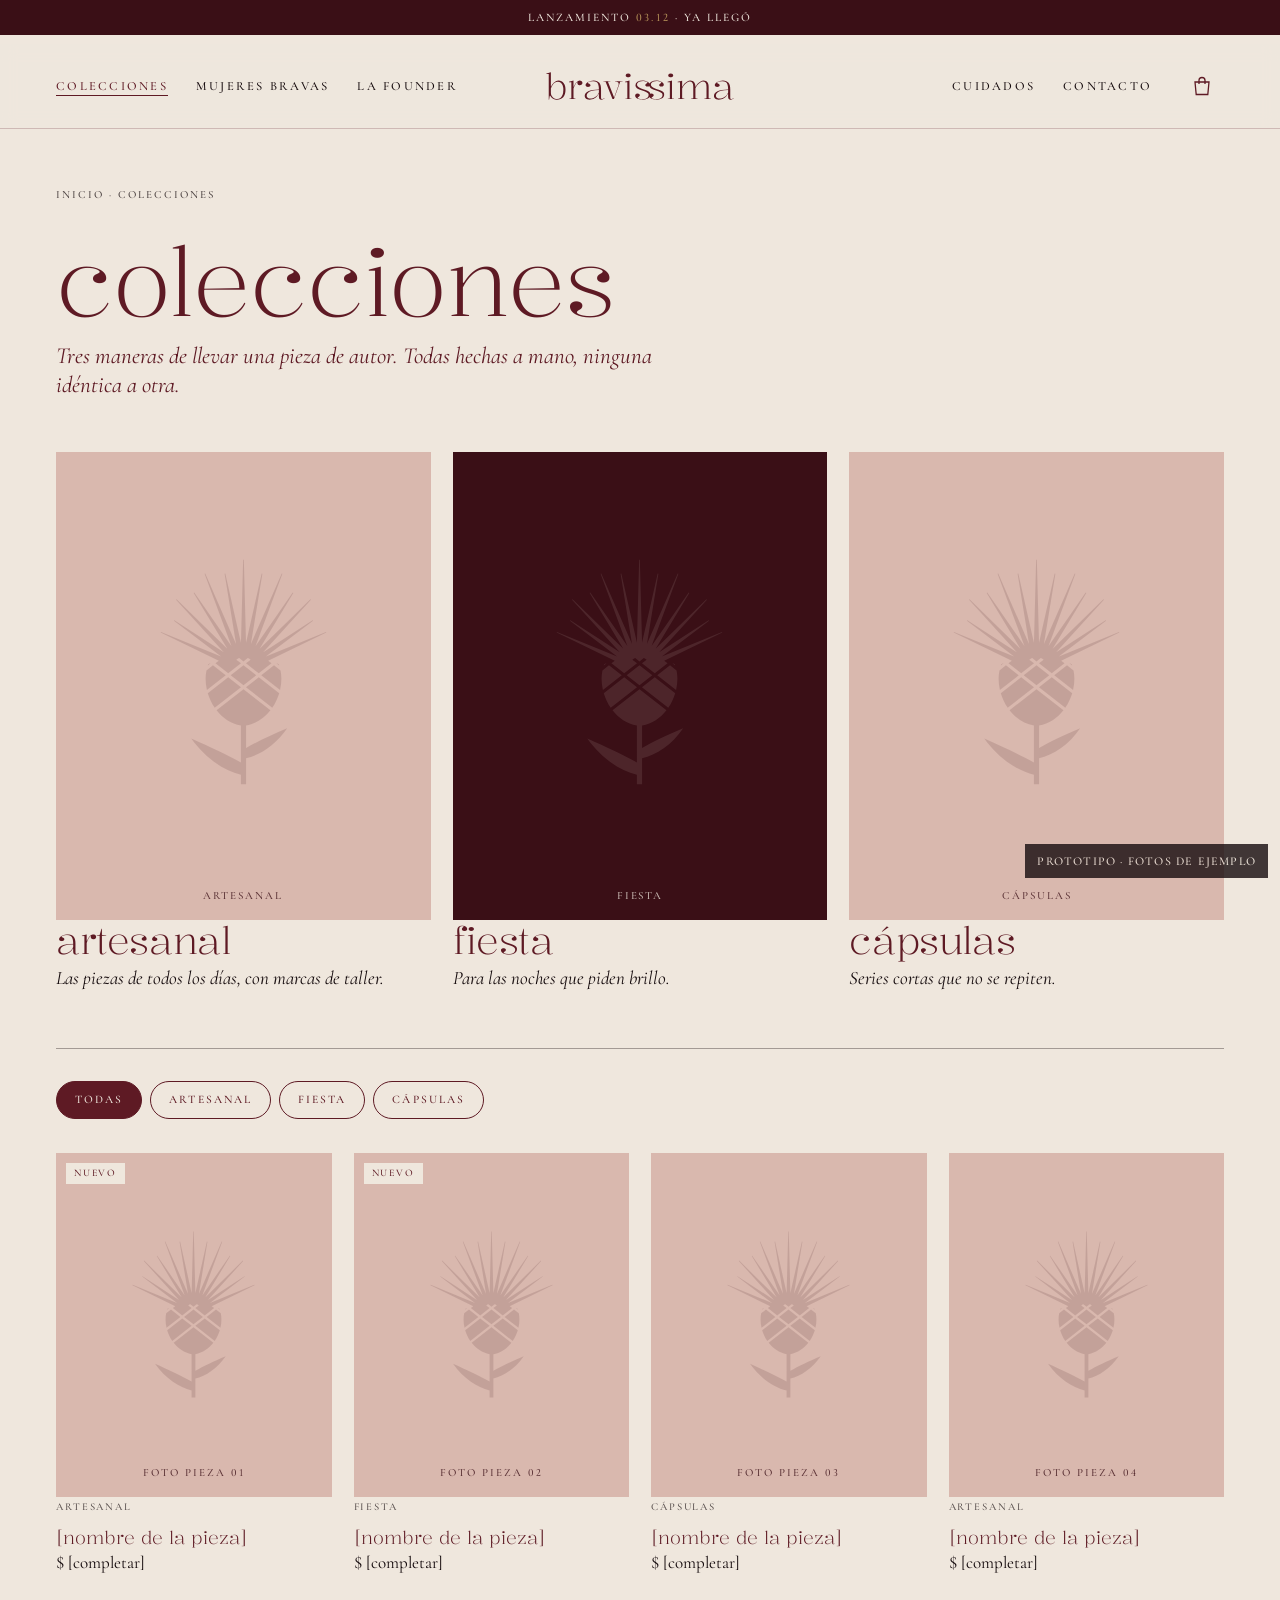
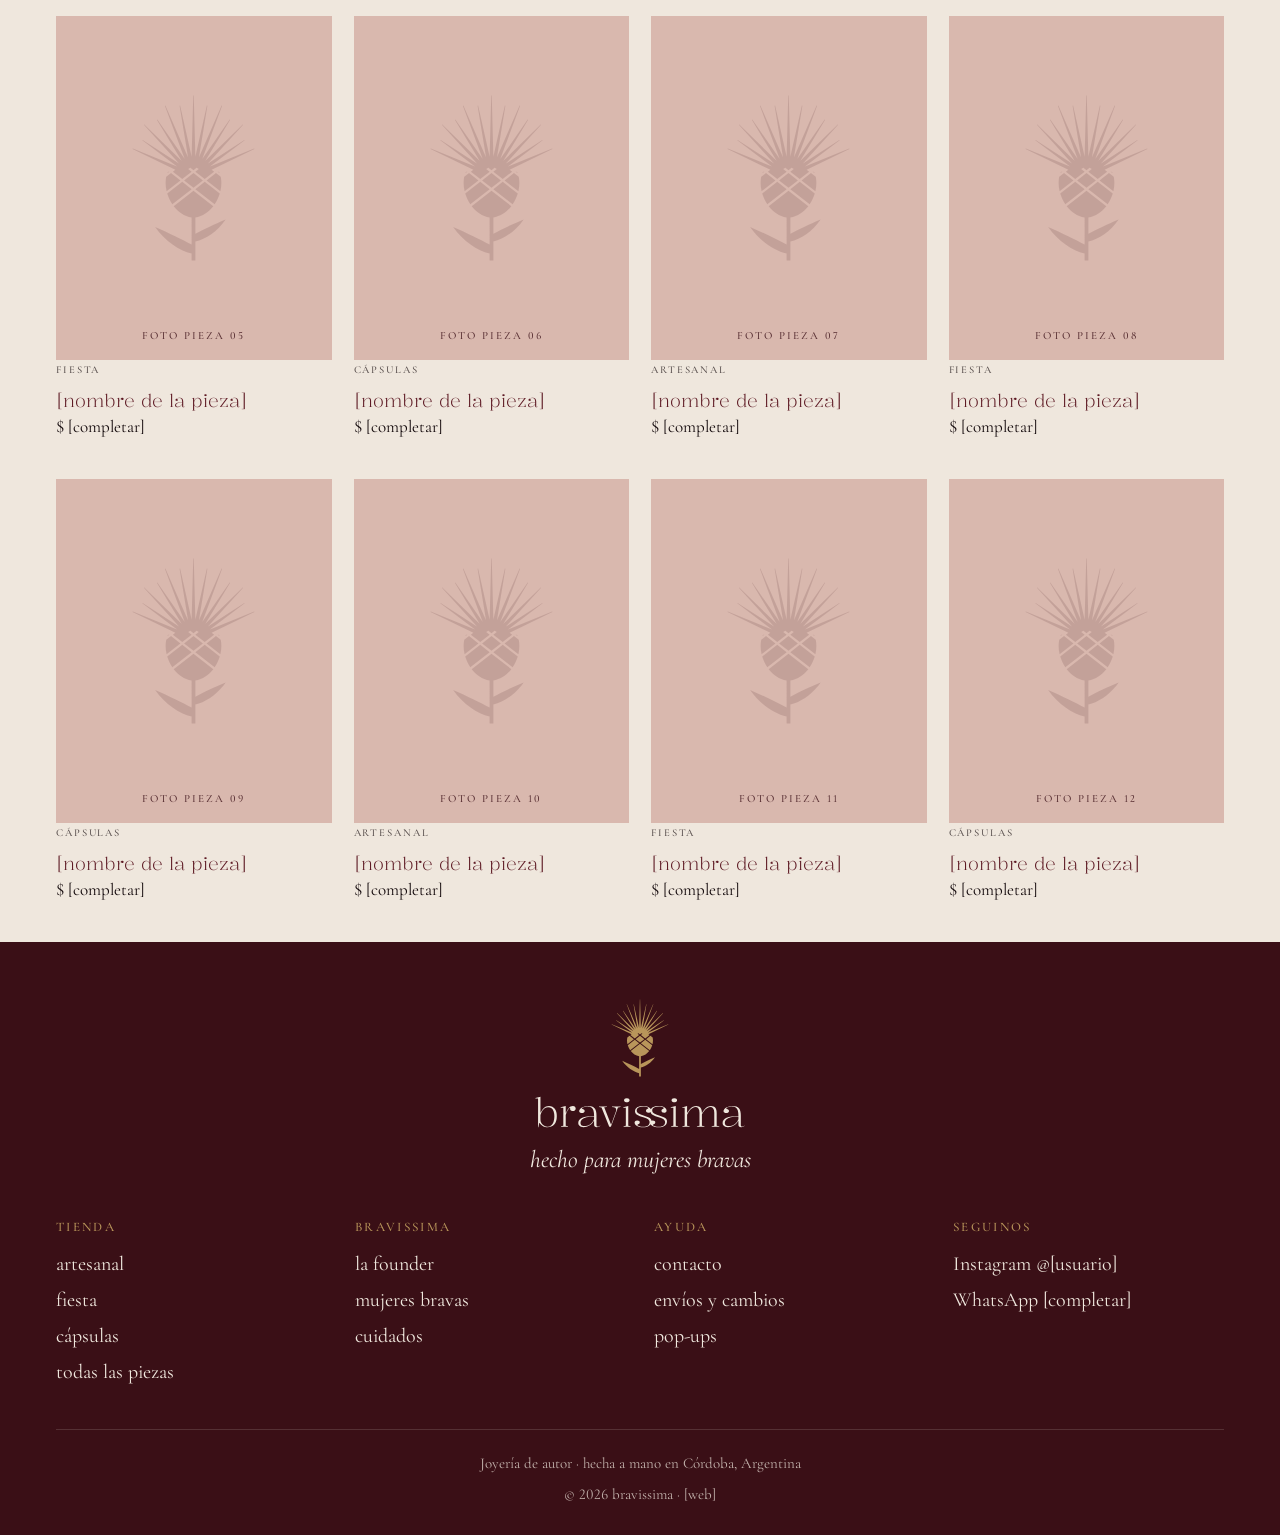
<file: bravissima/06_web/prototipo/colecciones.html>
<!doctype html>
<html lang="es-AR">
<head>
<meta charset="utf-8">
<meta name="viewport" content="width=device-width, initial-scale=1">
<title>colecciones · bravissima</title>
<meta name="description" content="Colecciones artesanal, fiesta y cápsulas: joyería de autor hecha a mano en Córdoba.">
<meta name="theme-color" content="#5E1A24">
<link rel="icon" href="img/favicon.svg" type="image/svg+xml">
<link rel="icon" href="img/favicon-32.png" sizes="32x32">
<link rel="apple-touch-icon" href="img/apple-touch-icon.png">
<link rel="preload" href="fuentes/Kalnia-Light.woff2" as="font" type="font/woff2" crossorigin>
<link rel="stylesheet" href="estilos.css">
</head>
<body>
<p class="barra">lanzamiento <strong>03.12</strong> · <span data-dias>faltan pocos días</span></p>

<header class="header">
  <div class="contenedor">
    <button class="icono-btn menu-btn" aria-label="Abrir menú" aria-expanded="false" aria-controls="menu"><svg viewBox="0 0 24 24" fill="none" stroke="currentColor" stroke-width="1.4"><path d="M3 7h18M3 12h18M3 17h12"/></svg></button>
    <nav class="nav izq" aria-label="Principal"><a href="colecciones.html" aria-current="page">colecciones</a><a href="mujeres-bravas.html">mujeres bravas</a><a href="la-founder.html">la founder</a></nav>
    <a class="logo" href="index.html" aria-label="bravissima, inicio"><img src="img/logo-bordo.svg" alt="bravissima" width="160" height="24"></a>
    <div class="derecha">
      <nav class="nav" aria-label="Secundaria"><a href="cuidados.html">cuidados</a><a href="contacto.html">contacto</a></nav>
      <a class="icono-btn carrito" href="#" aria-label="Carrito"><svg viewBox="0 0 24 24" fill="none" stroke="currentColor" stroke-width="1.3"><path d="M5 8h14l-1.2 12.5H6.2z"/><path d="M9 10V6.5a3 3 0 016 0V10"/></svg><span class="cuenta" hidden>0</span></a>
    </div>
  </div>
</header>

<div class="menu-mobile" id="menu" aria-hidden="true">
  <button class="icono-btn cerrar" aria-label="Cerrar menú"><svg viewBox="0 0 24 24" fill="none" stroke="currentColor" stroke-width="1.4"><path d="M5 5l14 14M19 5L5 19"/></svg></button>
  <nav aria-label="Menú"><a href="index.html">inicio</a><a href="colecciones.html" aria-current="page">colecciones</a><a href="mujeres-bravas.html">mujeres bravas</a><a href="la-founder.html">la founder</a><a href="cuidados.html">cuidados</a><a href="contacto.html">contacto</a></nav>
  <div class="pie-menu">
    <img src="img/cardo-oro.svg" alt="" width="70" height="90">
    <p class="frase" style="font-size:24px">hecho para mujeres bravas</p>
    <p class="caps">@[usuario] · Córdoba, Argentina</p>
  </div>
</div>

<main>

<section class="seccion-s">
  <div class="contenedor">
    <p class="migas"><a href="index.html">inicio</a> · colecciones</p>
    <div class="cabecera"><h1 class="titulo t-xl">colecciones</h1>
      <p class="bajada bordo" style="max-width:640px">Tres maneras de llevar una pieza de autor. Todas hechas a mano, ninguna idéntica a otra.</p></div>
    <div class="grilla-3" style="margin-bottom:56px">
      <a class="coleccion" href="#artesanal" onclick="document.querySelector('[data-filtro=artesanal]').click()"><div class="foto apaisada" role="img" aria-label="Lugar para foto: artesanal"><span>artesanal</span></div><h2 class="titulo t-m">artesanal</h2><p>Las piezas de todos los días, con marcas de taller.</p></a>
      <a class="coleccion" href="#fiesta" onclick="document.querySelector('[data-filtro=fiesta]').click()"><div class="foto oscura apaisada" role="img" aria-label="Lugar para foto: fiesta"><span>fiesta</span></div><h2 class="titulo t-m">fiesta</h2><p>Para las noches que piden brillo.</p></a>
      <a class="coleccion" href="#capsulas" onclick="document.querySelector('[data-filtro=capsulas]').click()"><div class="foto apaisada" role="img" aria-label="Lugar para foto: cápsulas"><span>cápsulas</span></div><h2 class="titulo t-m">cápsulas</h2><p>Series cortas que no se repiten.</p></a>
    </div>
    <hr class="regla" style="margin-bottom:32px">
    <div class="filtros" role="group" aria-label="Filtrar por colección">
      <button data-filtro="todas" aria-pressed="true">todas</button>
      <button data-filtro="artesanal" aria-pressed="false">artesanal</button>
      <button data-filtro="fiesta" aria-pressed="false">fiesta</button>
      <button data-filtro="capsulas" aria-pressed="false">cápsulas</button>
    </div>
    <div class="grilla"><a class="producto" href="producto.html" data-coleccion="artesanal"><div style="position:relative"><div class="foto " role="img" aria-label="Lugar para foto: foto pieza 01"><span>foto pieza 01</span></div><span class="etiqueta-mini">nuevo</span></div><span class="col">artesanal</span><span class="nombre">[nombre de la pieza]</span><span class="precio">$ [completar]</span></a><a class="producto" href="producto.html" data-coleccion="fiesta"><div style="position:relative"><div class="foto " role="img" aria-label="Lugar para foto: foto pieza 02"><span>foto pieza 02</span></div><span class="etiqueta-mini">nuevo</span></div><span class="col">fiesta</span><span class="nombre">[nombre de la pieza]</span><span class="precio">$ [completar]</span></a><a class="producto" href="producto.html" data-coleccion="capsulas"><div style="position:relative"><div class="foto " role="img" aria-label="Lugar para foto: foto pieza 03"><span>foto pieza 03</span></div></div><span class="col">cápsulas</span><span class="nombre">[nombre de la pieza]</span><span class="precio">$ [completar]</span></a><a class="producto" href="producto.html" data-coleccion="artesanal"><div style="position:relative"><div class="foto " role="img" aria-label="Lugar para foto: foto pieza 04"><span>foto pieza 04</span></div></div><span class="col">artesanal</span><span class="nombre">[nombre de la pieza]</span><span class="precio">$ [completar]</span></a><a class="producto" href="producto.html" data-coleccion="fiesta"><div style="position:relative"><div class="foto " role="img" aria-label="Lugar para foto: foto pieza 05"><span>foto pieza 05</span></div></div><span class="col">fiesta</span><span class="nombre">[nombre de la pieza]</span><span class="precio">$ [completar]</span></a><a class="producto" href="producto.html" data-coleccion="capsulas"><div style="position:relative"><div class="foto " role="img" aria-label="Lugar para foto: foto pieza 06"><span>foto pieza 06</span></div></div><span class="col">cápsulas</span><span class="nombre">[nombre de la pieza]</span><span class="precio">$ [completar]</span></a><a class="producto" href="producto.html" data-coleccion="artesanal"><div style="position:relative"><div class="foto " role="img" aria-label="Lugar para foto: foto pieza 07"><span>foto pieza 07</span></div></div><span class="col">artesanal</span><span class="nombre">[nombre de la pieza]</span><span class="precio">$ [completar]</span></a><a class="producto" href="producto.html" data-coleccion="fiesta"><div style="position:relative"><div class="foto " role="img" aria-label="Lugar para foto: foto pieza 08"><span>foto pieza 08</span></div></div><span class="col">fiesta</span><span class="nombre">[nombre de la pieza]</span><span class="precio">$ [completar]</span></a><a class="producto" href="producto.html" data-coleccion="capsulas"><div style="position:relative"><div class="foto " role="img" aria-label="Lugar para foto: foto pieza 09"><span>foto pieza 09</span></div></div><span class="col">cápsulas</span><span class="nombre">[nombre de la pieza]</span><span class="precio">$ [completar]</span></a><a class="producto" href="producto.html" data-coleccion="artesanal"><div style="position:relative"><div class="foto " role="img" aria-label="Lugar para foto: foto pieza 10"><span>foto pieza 10</span></div></div><span class="col">artesanal</span><span class="nombre">[nombre de la pieza]</span><span class="precio">$ [completar]</span></a><a class="producto" href="producto.html" data-coleccion="fiesta"><div style="position:relative"><div class="foto " role="img" aria-label="Lugar para foto: foto pieza 11"><span>foto pieza 11</span></div></div><span class="col">fiesta</span><span class="nombre">[nombre de la pieza]</span><span class="precio">$ [completar]</span></a><a class="producto" href="producto.html" data-coleccion="capsulas"><div style="position:relative"><div class="foto " role="img" aria-label="Lugar para foto: foto pieza 12"><span>foto pieza 12</span></div></div><span class="col">cápsulas</span><span class="nombre">[nombre de la pieza]</span><span class="precio">$ [completar]</span></a></div>
  </div>
</section>

</main>

<footer class="footer">
  <div class="contenedor">
    <div class="marca-pie">
      <img class="cardo" src="img/cardo-oro.svg" alt="" width="64" height="80">
      <img class="logo" src="img/logo-crema.svg" alt="bravissima" width="210" height="32">
      <p class="frase" style="font-size:24px;margin:0">hecho para mujeres bravas</p>
    </div>
    <div class="cols">
      <div><h4 class="caps">tienda</h4><ul><li><a href="colecciones.html#artesanal">artesanal</a></li><li><a href="colecciones.html#fiesta">fiesta</a></li><li><a href="colecciones.html#capsulas">cápsulas</a></li><li><a href="colecciones.html">todas las piezas</a></li></ul></div>
      <div><h4 class="caps">bravissima</h4><ul><li><a href="la-founder.html">la founder</a></li><li><a href="mujeres-bravas.html">mujeres bravas</a></li><li><a href="cuidados.html">cuidados</a></li></ul></div>
      <div><h4 class="caps">ayuda</h4><ul><li><a href="contacto.html">contacto</a></li><li><a href="contacto.html#preguntas">envíos y cambios</a></li><li><a href="contacto.html#popups">pop-ups</a></li></ul></div>
      <div><h4 class="caps">seguinos</h4><ul><li><a href="#">Instagram @[usuario]</a></li><li><a href="#">WhatsApp [completar]</a></li></ul></div>
    </div>
    <div class="legal"><span>Joyería de autor · hecha a mano en Córdoba, Argentina</span><span>© 2026 bravissima · [web]</span></div>
  </div>
</footer>

<p class="aviso">prototipo · fotos de ejemplo</p>
<script src="app.js"></script>
</body>
</html>
</file>
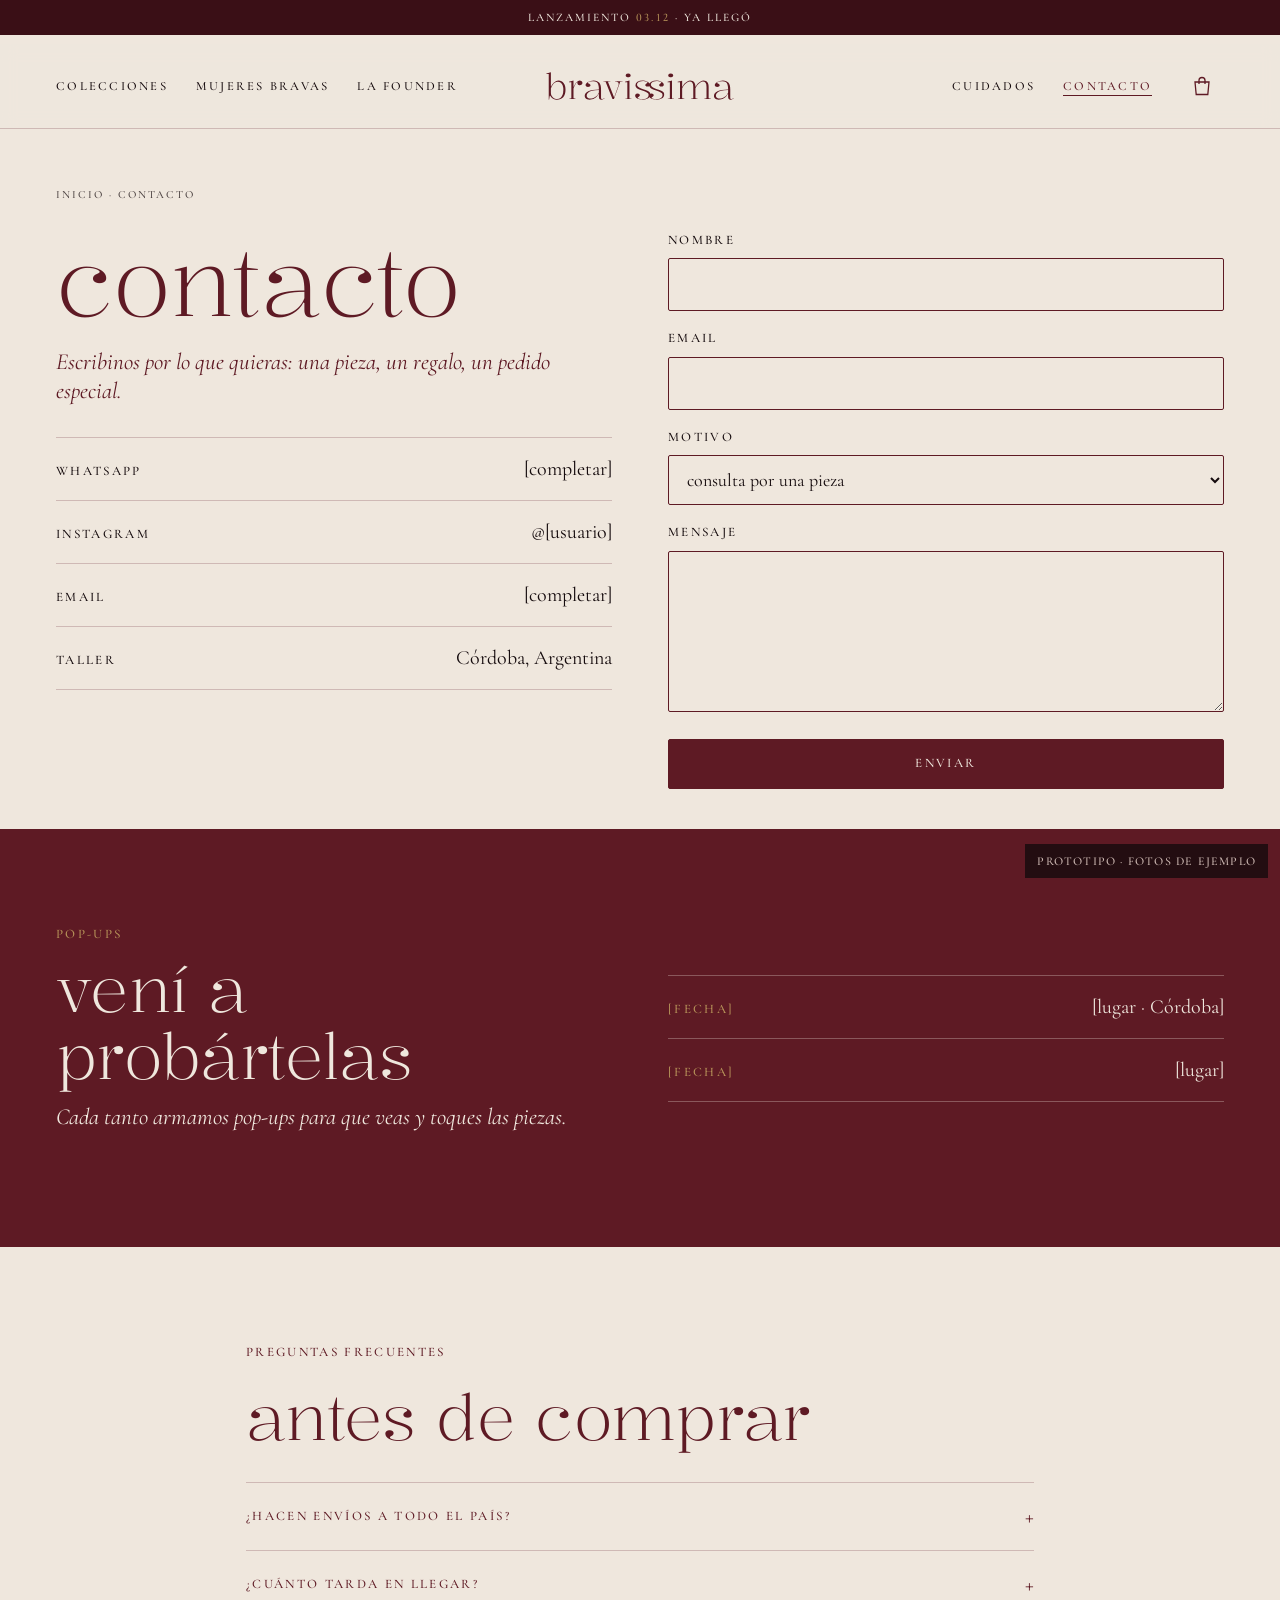
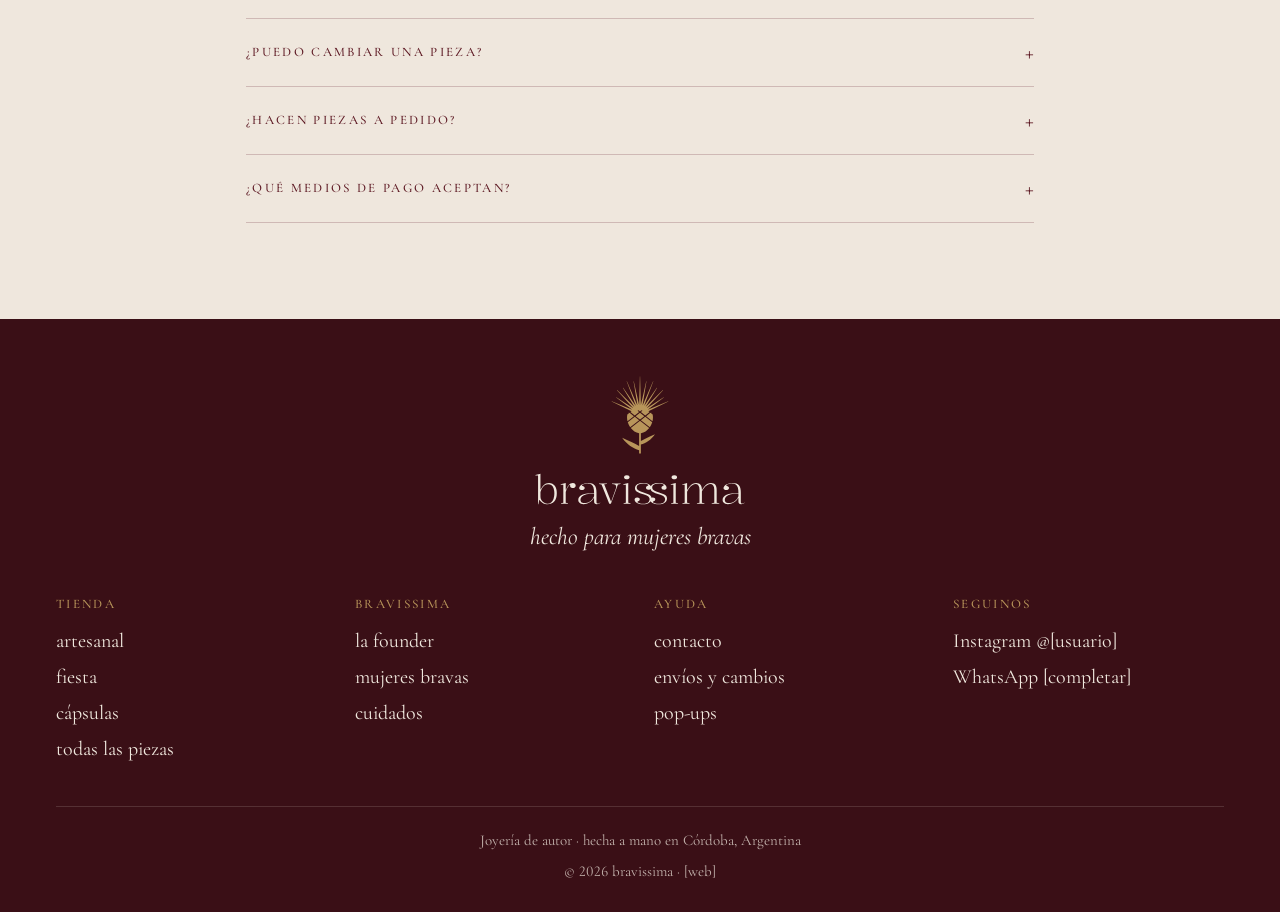
<file: bravissima/06_web/prototipo/contacto.html>
<!doctype html>
<html lang="es-AR">
<head>
<meta charset="utf-8">
<meta name="viewport" content="width=device-width, initial-scale=1">
<title>contacto · bravissima</title>
<meta name="description" content="Escribile a bravissima: consultas, pedidos especiales y pop-ups.">
<meta name="theme-color" content="#5E1A24">
<link rel="icon" href="img/favicon.svg" type="image/svg+xml">
<link rel="icon" href="img/favicon-32.png" sizes="32x32">
<link rel="apple-touch-icon" href="img/apple-touch-icon.png">
<link rel="preload" href="fuentes/Kalnia-Light.woff2" as="font" type="font/woff2" crossorigin>
<link rel="stylesheet" href="estilos.css">
</head>
<body>
<p class="barra">lanzamiento <strong>03.12</strong> · <span data-dias>faltan pocos días</span></p>

<header class="header">
  <div class="contenedor">
    <button class="icono-btn menu-btn" aria-label="Abrir menú" aria-expanded="false" aria-controls="menu"><svg viewBox="0 0 24 24" fill="none" stroke="currentColor" stroke-width="1.4"><path d="M3 7h18M3 12h18M3 17h12"/></svg></button>
    <nav class="nav izq" aria-label="Principal"><a href="colecciones.html">colecciones</a><a href="mujeres-bravas.html">mujeres bravas</a><a href="la-founder.html">la founder</a></nav>
    <a class="logo" href="index.html" aria-label="bravissima, inicio"><img src="img/logo-bordo.svg" alt="bravissima" width="160" height="24"></a>
    <div class="derecha">
      <nav class="nav" aria-label="Secundaria"><a href="cuidados.html">cuidados</a><a href="contacto.html" aria-current="page">contacto</a></nav>
      <a class="icono-btn carrito" href="#" aria-label="Carrito"><svg viewBox="0 0 24 24" fill="none" stroke="currentColor" stroke-width="1.3"><path d="M5 8h14l-1.2 12.5H6.2z"/><path d="M9 10V6.5a3 3 0 016 0V10"/></svg><span class="cuenta" hidden>0</span></a>
    </div>
  </div>
</header>

<div class="menu-mobile" id="menu" aria-hidden="true">
  <button class="icono-btn cerrar" aria-label="Cerrar menú"><svg viewBox="0 0 24 24" fill="none" stroke="currentColor" stroke-width="1.4"><path d="M5 5l14 14M19 5L5 19"/></svg></button>
  <nav aria-label="Menú"><a href="index.html">inicio</a><a href="colecciones.html">colecciones</a><a href="mujeres-bravas.html">mujeres bravas</a><a href="la-founder.html">la founder</a><a href="cuidados.html">cuidados</a><a href="contacto.html" aria-current="page">contacto</a></nav>
  <div class="pie-menu">
    <img src="img/cardo-oro.svg" alt="" width="70" height="90">
    <p class="frase" style="font-size:24px">hecho para mujeres bravas</p>
    <p class="caps">@[usuario] · Córdoba, Argentina</p>
  </div>
</div>

<main>

<section class="seccion-s">
  <div class="contenedor">
    <p class="migas"><a href="index.html">inicio</a> · contacto</p>
    <div class="dos-col" style="align-items:start">
      <div>
        <h1 class="titulo t-xl">contacto</h1>
        <p class="bajada bordo" style="margin:16px 0 30px">Escribinos por lo que quieras: una pieza, un regalo, un pedido especial.</p>
        <div class="canales">
          <a class="canal" href="#"><span class="caps">whatsapp</span><span>[completar]</span></a>
          <a class="canal" href="#"><span class="caps">instagram</span><span>@[usuario]</span></a>
          <a class="canal" href="#"><span class="caps">email</span><span>[completar]</span></a>
          <div class="canal"><span class="caps">taller</span><span>Córdoba, Argentina</span></div>
        </div>
      </div>
      <form class="form">
        <div class="campo"><label class="caps" for="nombre">nombre</label><input id="nombre" required autocomplete="name"></div>
        <div class="campo"><label class="caps" for="email">email</label><input id="email" type="email" required autocomplete="email"></div>
        <div class="campo"><label class="caps" for="motivo">motivo</label><select id="motivo"><option>consulta por una pieza</option><option>pedido especial</option><option>envíos y cambios</option><option>pop-ups</option><option>otro</option></select></div>
        <div class="campo"><label class="caps" for="mensaje">mensaje</label><textarea id="mensaje" rows="5" required></textarea></div>
        <button class="btn" type="submit">enviar</button>
      </form>
    </div>
  </div>
</section>

<section class="fondo-bordo seccion" id="popups">
  <div class="contenedor dos-col">
    <div><p class="caps oro">pop-ups</p><h2 class="titulo t-l" style="margin-top:8px">vení a probártelas</h2>
      <p class="bajada" style="margin-top:14px">Cada tanto armamos pop-ups para que veas y toques las piezas.</p></div>
    <div class="canales">
      <div class="canal" style="border-color:rgba(239,231,221,.3)"><span class="caps oro">[fecha]</span><span>[lugar · Córdoba]</span></div>
      <div class="canal" style="border-color:rgba(239,231,221,.3)"><span class="caps oro">[fecha]</span><span>[lugar]</span></div>
    </div>
  </div>
</section>

<section class="seccion" id="preguntas">
  <div class="contenedor" style="max-width:860px">
    <div class="cabecera"><p class="caps bordo">preguntas frecuentes</p><h2 class="titulo t-l">antes de comprar</h2></div>
    <div class="acordeon">
      <details><summary>¿hacen envíos a todo el país?</summary><div class="contenido"><p>[Completar.]</p></div></details>
      <details><summary>¿cuánto tarda en llegar?</summary><div class="contenido"><p>[Completar.]</p></div></details>
      <details><summary>¿puedo cambiar una pieza?</summary><div class="contenido"><p>[Completar política de cambios.]</p></div></details>
      <details><summary>¿hacen piezas a pedido?</summary><div class="contenido"><p>[Completar.]</p></div></details>
      <details><summary>¿qué medios de pago aceptan?</summary><div class="contenido"><p>[Completar.]</p></div></details>
    </div>
  </div>
</section>

</main>

<footer class="footer">
  <div class="contenedor">
    <div class="marca-pie">
      <img class="cardo" src="img/cardo-oro.svg" alt="" width="64" height="80">
      <img class="logo" src="img/logo-crema.svg" alt="bravissima" width="210" height="32">
      <p class="frase" style="font-size:24px;margin:0">hecho para mujeres bravas</p>
    </div>
    <div class="cols">
      <div><h4 class="caps">tienda</h4><ul><li><a href="colecciones.html#artesanal">artesanal</a></li><li><a href="colecciones.html#fiesta">fiesta</a></li><li><a href="colecciones.html#capsulas">cápsulas</a></li><li><a href="colecciones.html">todas las piezas</a></li></ul></div>
      <div><h4 class="caps">bravissima</h4><ul><li><a href="la-founder.html">la founder</a></li><li><a href="mujeres-bravas.html">mujeres bravas</a></li><li><a href="cuidados.html">cuidados</a></li></ul></div>
      <div><h4 class="caps">ayuda</h4><ul><li><a href="contacto.html">contacto</a></li><li><a href="contacto.html#preguntas">envíos y cambios</a></li><li><a href="contacto.html#popups">pop-ups</a></li></ul></div>
      <div><h4 class="caps">seguinos</h4><ul><li><a href="#">Instagram @[usuario]</a></li><li><a href="#">WhatsApp [completar]</a></li></ul></div>
    </div>
    <div class="legal"><span>Joyería de autor · hecha a mano en Córdoba, Argentina</span><span>© 2026 bravissima · [web]</span></div>
  </div>
</footer>

<p class="aviso">prototipo · fotos de ejemplo</p>
<script src="app.js"></script>
</body>
</html>
</file>
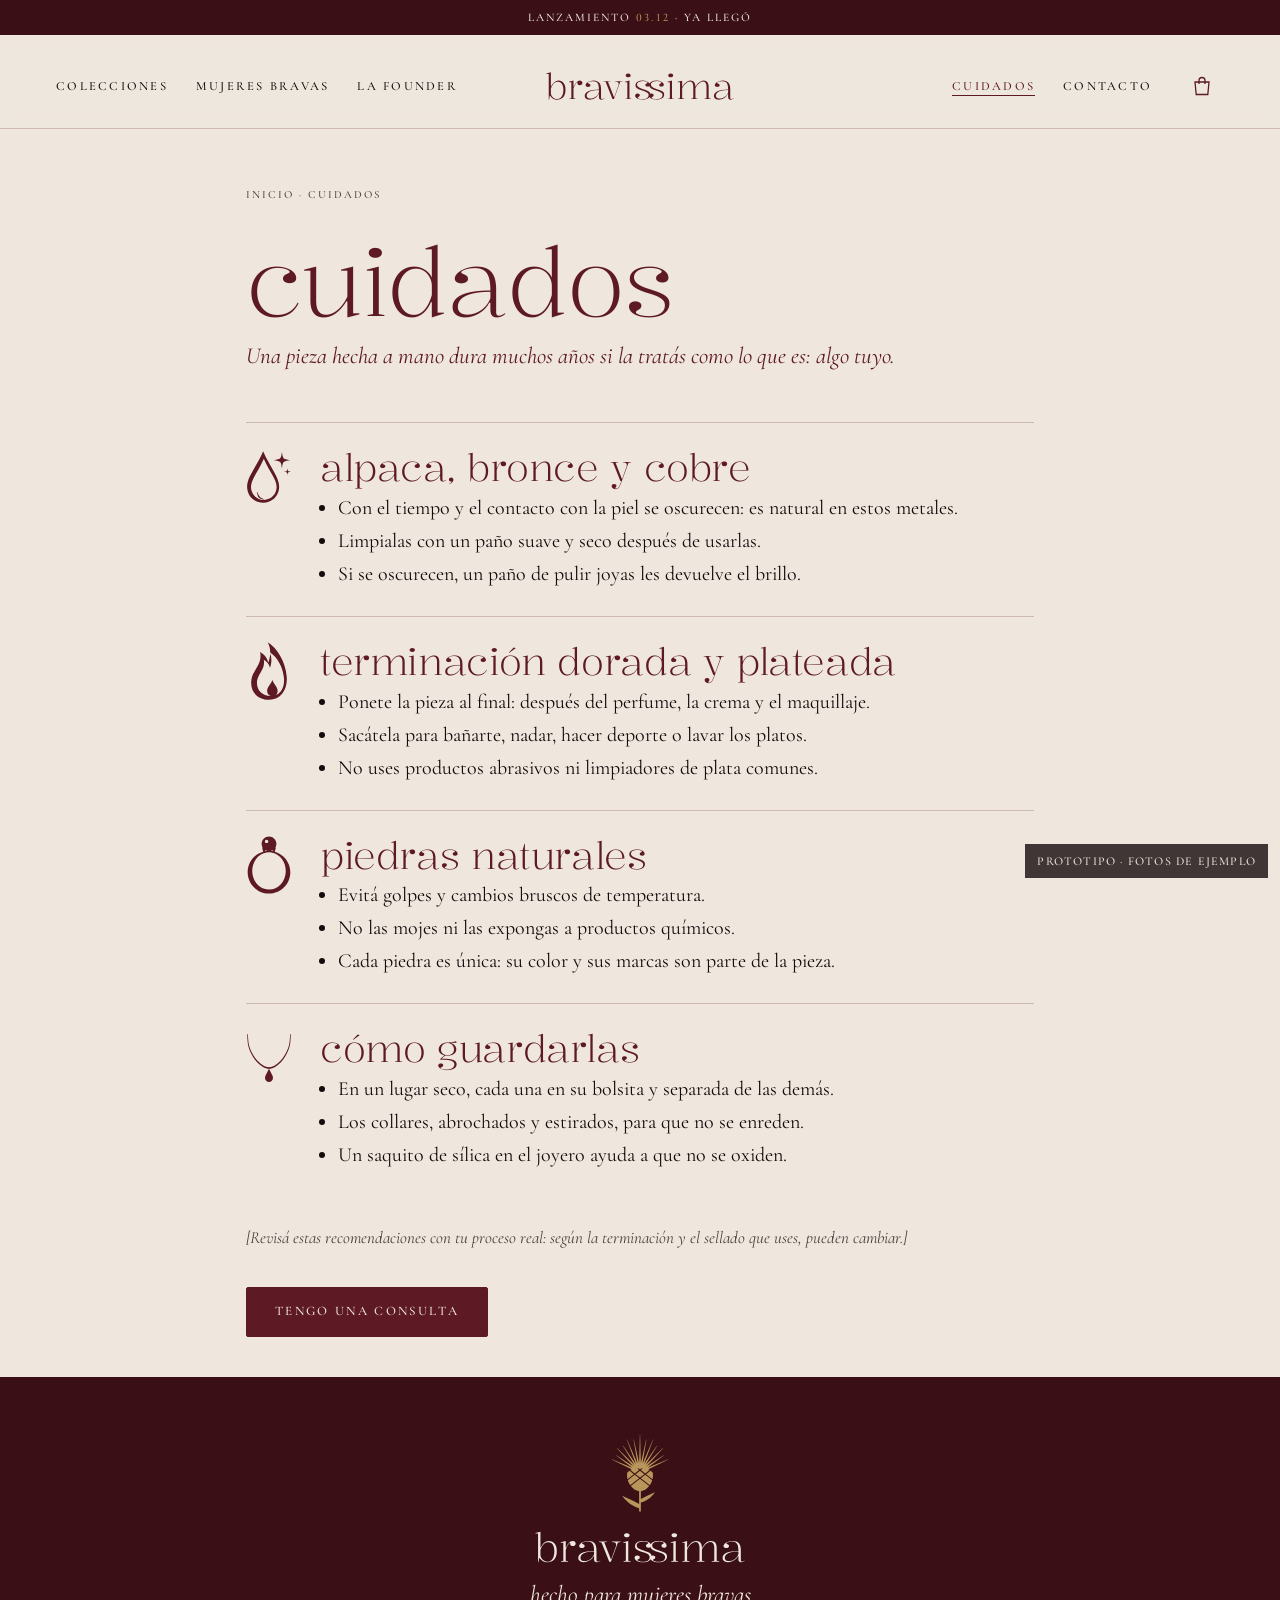
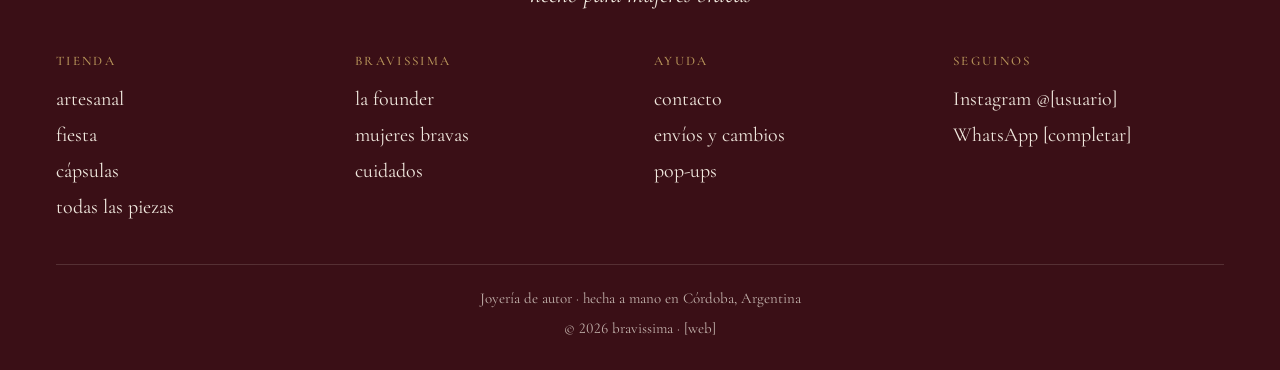
<file: bravissima/06_web/prototipo/cuidados.html>
<!doctype html>
<html lang="es-AR">
<head>
<meta charset="utf-8">
<meta name="viewport" content="width=device-width, initial-scale=1">
<title>cuidados · bravissima</title>
<meta name="description" content="Cómo cuidar tus piezas de alpaca, bronce y cobre, con terminación dorada o plateada y piedras naturales.">
<meta name="theme-color" content="#5E1A24">
<link rel="icon" href="img/favicon.svg" type="image/svg+xml">
<link rel="icon" href="img/favicon-32.png" sizes="32x32">
<link rel="apple-touch-icon" href="img/apple-touch-icon.png">
<link rel="preload" href="fuentes/Kalnia-Light.woff2" as="font" type="font/woff2" crossorigin>
<link rel="stylesheet" href="estilos.css">
</head>
<body>
<p class="barra">lanzamiento <strong>03.12</strong> · <span data-dias>faltan pocos días</span></p>

<header class="header">
  <div class="contenedor">
    <button class="icono-btn menu-btn" aria-label="Abrir menú" aria-expanded="false" aria-controls="menu"><svg viewBox="0 0 24 24" fill="none" stroke="currentColor" stroke-width="1.4"><path d="M3 7h18M3 12h18M3 17h12"/></svg></button>
    <nav class="nav izq" aria-label="Principal"><a href="colecciones.html">colecciones</a><a href="mujeres-bravas.html">mujeres bravas</a><a href="la-founder.html">la founder</a></nav>
    <a class="logo" href="index.html" aria-label="bravissima, inicio"><img src="img/logo-bordo.svg" alt="bravissima" width="160" height="24"></a>
    <div class="derecha">
      <nav class="nav" aria-label="Secundaria"><a href="cuidados.html" aria-current="page">cuidados</a><a href="contacto.html">contacto</a></nav>
      <a class="icono-btn carrito" href="#" aria-label="Carrito"><svg viewBox="0 0 24 24" fill="none" stroke="currentColor" stroke-width="1.3"><path d="M5 8h14l-1.2 12.5H6.2z"/><path d="M9 10V6.5a3 3 0 016 0V10"/></svg><span class="cuenta" hidden>0</span></a>
    </div>
  </div>
</header>

<div class="menu-mobile" id="menu" aria-hidden="true">
  <button class="icono-btn cerrar" aria-label="Cerrar menú"><svg viewBox="0 0 24 24" fill="none" stroke="currentColor" stroke-width="1.4"><path d="M5 5l14 14M19 5L5 19"/></svg></button>
  <nav aria-label="Menú"><a href="index.html">inicio</a><a href="colecciones.html">colecciones</a><a href="mujeres-bravas.html">mujeres bravas</a><a href="la-founder.html">la founder</a><a href="cuidados.html" aria-current="page">cuidados</a><a href="contacto.html">contacto</a></nav>
  <div class="pie-menu">
    <img src="img/cardo-oro.svg" alt="" width="70" height="90">
    <p class="frase" style="font-size:24px">hecho para mujeres bravas</p>
    <p class="caps">@[usuario] · Córdoba, Argentina</p>
  </div>
</div>

<main>

<section class="seccion-s">
  <div class="contenedor" style="max-width:860px">
    <p class="migas"><a href="index.html">inicio</a> · cuidados</p>
    <div class="cabecera"><h1 class="titulo t-xl">cuidados</h1>
      <p class="bajada bordo">Una pieza hecha a mano dura muchos años si la tratás como lo que es: algo tuyo.</p></div>
    <div class="cuidado"><img src="img/icono-cuidados-bordo.svg" alt="" width="46" height="60"><div><h2 class="titulo t-m">alpaca, bronce y cobre</h2><ul><li>Con el tiempo y el contacto con la piel se oscurecen: es natural en estos metales.</li><li>Limpialas con un paño suave y seco después de usarlas.</li><li>Si se oscurecen, un paño de pulir joyas les devuelve el brillo.</li></ul></div></div><div class="cuidado"><img src="img/llama-bordo.svg" alt="" width="46" height="60"><div><h2 class="titulo t-m">terminación dorada y plateada</h2><ul><li>Ponete la pieza al final: después del perfume, la crema y el maquillaje.</li><li>Sacátela para bañarte, nadar, hacer deporte o lavar los platos.</li><li>No uses productos abrasivos ni limpiadores de plata comunes.</li></ul></div></div><div class="cuidado"><img src="img/icono-anillos-bordo.svg" alt="" width="46" height="60"><div><h2 class="titulo t-m">piedras naturales</h2><ul><li>Evitá golpes y cambios bruscos de temperatura.</li><li>No las mojes ni las expongas a productos químicos.</li><li>Cada piedra es única: su color y sus marcas son parte de la pieza.</li></ul></div></div><div class="cuidado"><img src="img/icono-collares-bordo.svg" alt="" width="46" height="60"><div><h2 class="titulo t-m">cómo guardarlas</h2><ul><li>En un lugar seco, cada una en su bolsita y separada de las demás.</li><li>Los collares, abrochados y estirados, para que no se enreden.</li><li>Un saquito de sílica en el joyero ayuda a que no se oxiden.</li></ul></div></div>
    <p class="nota" style="margin-top:28px">[Revisá estas recomendaciones con tu proceso real: según la terminación y el sellado que uses, pueden cambiar.]</p>
    <div style="margin-top:36px" class="acciones"><a class="btn" href="contacto.html">tengo una consulta</a></div>
  </div>
</section>

</main>

<footer class="footer">
  <div class="contenedor">
    <div class="marca-pie">
      <img class="cardo" src="img/cardo-oro.svg" alt="" width="64" height="80">
      <img class="logo" src="img/logo-crema.svg" alt="bravissima" width="210" height="32">
      <p class="frase" style="font-size:24px;margin:0">hecho para mujeres bravas</p>
    </div>
    <div class="cols">
      <div><h4 class="caps">tienda</h4><ul><li><a href="colecciones.html#artesanal">artesanal</a></li><li><a href="colecciones.html#fiesta">fiesta</a></li><li><a href="colecciones.html#capsulas">cápsulas</a></li><li><a href="colecciones.html">todas las piezas</a></li></ul></div>
      <div><h4 class="caps">bravissima</h4><ul><li><a href="la-founder.html">la founder</a></li><li><a href="mujeres-bravas.html">mujeres bravas</a></li><li><a href="cuidados.html">cuidados</a></li></ul></div>
      <div><h4 class="caps">ayuda</h4><ul><li><a href="contacto.html">contacto</a></li><li><a href="contacto.html#preguntas">envíos y cambios</a></li><li><a href="contacto.html#popups">pop-ups</a></li></ul></div>
      <div><h4 class="caps">seguinos</h4><ul><li><a href="#">Instagram @[usuario]</a></li><li><a href="#">WhatsApp [completar]</a></li></ul></div>
    </div>
    <div class="legal"><span>Joyería de autor · hecha a mano en Córdoba, Argentina</span><span>© 2026 bravissima · [web]</span></div>
  </div>
</footer>

<p class="aviso">prototipo · fotos de ejemplo</p>
<script src="app.js"></script>
</body>
</html>
</file>
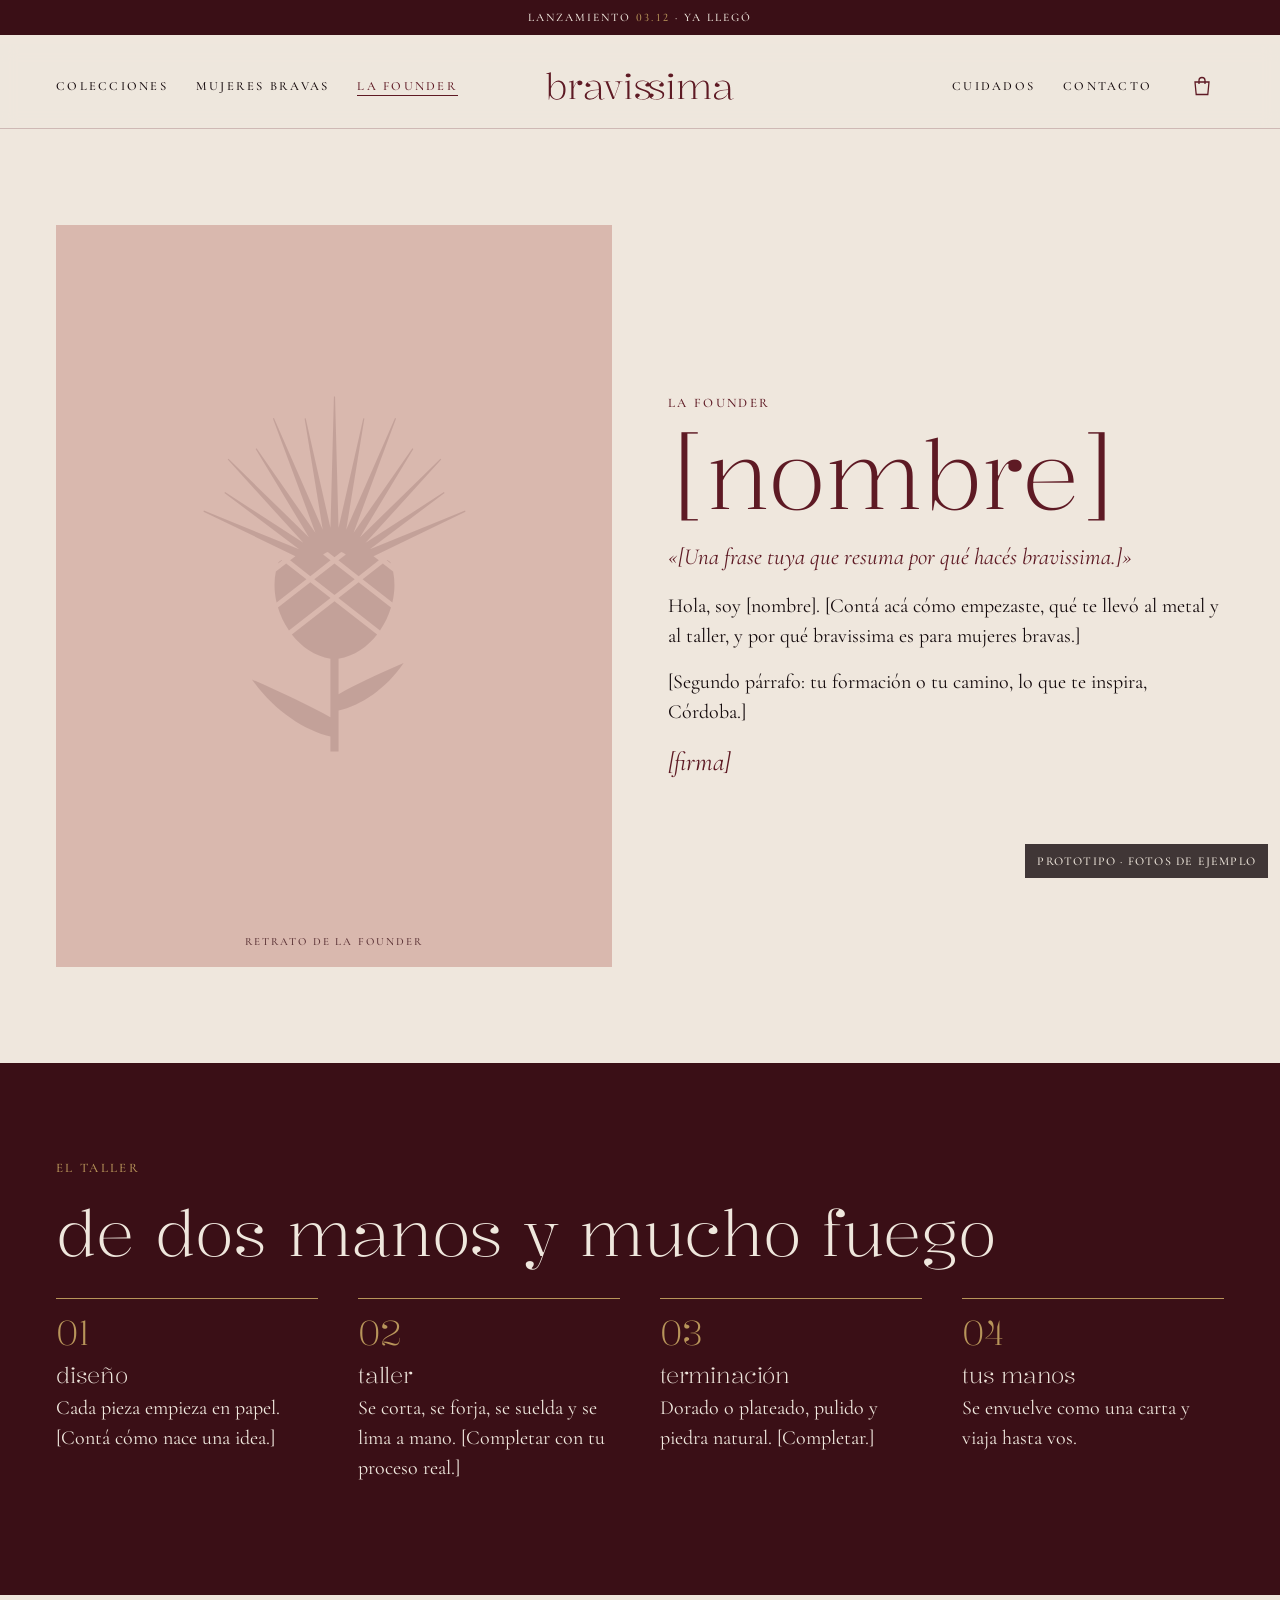
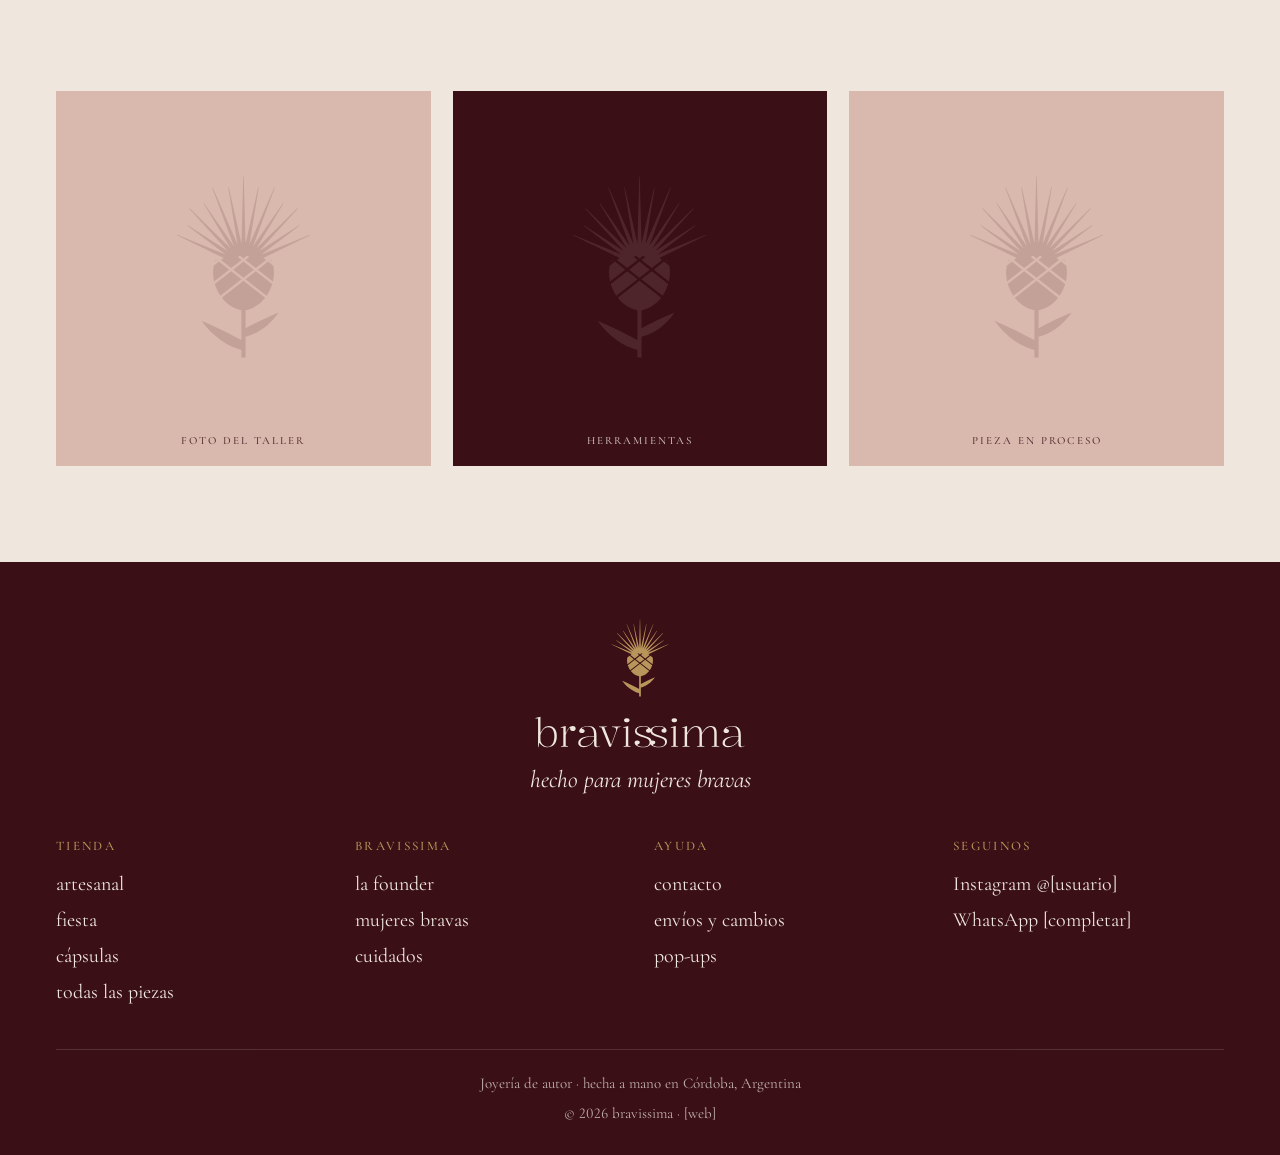
<file: bravissima/06_web/prototipo/la-founder.html>
<!doctype html>
<html lang="es-AR">
<head>
<meta charset="utf-8">
<meta name="viewport" content="width=device-width, initial-scale=1">
<title>la founder · bravissima</title>
<meta name="description" content="Quién diseña y hace cada pieza de bravissima, en su taller de Córdoba.">
<meta name="theme-color" content="#5E1A24">
<link rel="icon" href="img/favicon.svg" type="image/svg+xml">
<link rel="icon" href="img/favicon-32.png" sizes="32x32">
<link rel="apple-touch-icon" href="img/apple-touch-icon.png">
<link rel="preload" href="fuentes/Kalnia-Light.woff2" as="font" type="font/woff2" crossorigin>
<link rel="stylesheet" href="estilos.css">
</head>
<body>
<p class="barra">lanzamiento <strong>03.12</strong> · <span data-dias>faltan pocos días</span></p>

<header class="header">
  <div class="contenedor">
    <button class="icono-btn menu-btn" aria-label="Abrir menú" aria-expanded="false" aria-controls="menu"><svg viewBox="0 0 24 24" fill="none" stroke="currentColor" stroke-width="1.4"><path d="M3 7h18M3 12h18M3 17h12"/></svg></button>
    <nav class="nav izq" aria-label="Principal"><a href="colecciones.html">colecciones</a><a href="mujeres-bravas.html">mujeres bravas</a><a href="la-founder.html" aria-current="page">la founder</a></nav>
    <a class="logo" href="index.html" aria-label="bravissima, inicio"><img src="img/logo-bordo.svg" alt="bravissima" width="160" height="24"></a>
    <div class="derecha">
      <nav class="nav" aria-label="Secundaria"><a href="cuidados.html">cuidados</a><a href="contacto.html">contacto</a></nav>
      <a class="icono-btn carrito" href="#" aria-label="Carrito"><svg viewBox="0 0 24 24" fill="none" stroke="currentColor" stroke-width="1.3"><path d="M5 8h14l-1.2 12.5H6.2z"/><path d="M9 10V6.5a3 3 0 016 0V10"/></svg><span class="cuenta" hidden>0</span></a>
    </div>
  </div>
</header>

<div class="menu-mobile" id="menu" aria-hidden="true">
  <button class="icono-btn cerrar" aria-label="Cerrar menú"><svg viewBox="0 0 24 24" fill="none" stroke="currentColor" stroke-width="1.4"><path d="M5 5l14 14M19 5L5 19"/></svg></button>
  <nav aria-label="Menú"><a href="index.html">inicio</a><a href="colecciones.html">colecciones</a><a href="mujeres-bravas.html">mujeres bravas</a><a href="la-founder.html" aria-current="page">la founder</a><a href="cuidados.html">cuidados</a><a href="contacto.html">contacto</a></nav>
  <div class="pie-menu">
    <img src="img/cardo-oro.svg" alt="" width="70" height="90">
    <p class="frase" style="font-size:24px">hecho para mujeres bravas</p>
    <p class="caps">@[usuario] · Córdoba, Argentina</p>
  </div>
</div>

<main>

<section class="seccion">
  <div class="contenedor dos-col">
    <div><div class="foto alta" role="img" aria-label="Lugar para foto: retrato de la founder"><span>retrato de la founder</span></div></div>
    <div>
      <p class="caps bordo">la founder</p>
      <h1 class="titulo t-xl" style="margin:10px 0 18px">[nombre]</h1>
      <p class="bajada bordo">«[Una frase tuya que resuma por qué hacés bravissima.]»</p>
      <p>Hola, soy [nombre]. [Contá acá cómo empezaste, qué te llevó al metal y al taller, y por qué bravissima es para mujeres bravas.]</p>
      <p>[Segundo párrafo: tu formación o tu camino, lo que te inspira, Córdoba.]</p>
      <p class="frase bordo" style="font-size:26px;margin-top:20px">[firma]</p>
    </div>
  </div>
</section>

<section class="fondo-vino seccion">
  <div class="contenedor">
    <div class="cabecera"><p class="caps oro">el taller</p><h2 class="titulo t-l">de dos manos y mucho fuego</h2></div>
    <div class="pasos">
      <div class="paso" style="border-color:var(--oro)"><span class="num" style="color:var(--oro)">01</span><h3 class="titulo t-s">diseño</h3><p>Cada pieza empieza en papel. [Contá cómo nace una idea.]</p></div><div class="paso" style="border-color:var(--oro)"><span class="num" style="color:var(--oro)">02</span><h3 class="titulo t-s">taller</h3><p>Se corta, se forja, se suelda y se lima a mano. [Completar con tu proceso real.]</p></div><div class="paso" style="border-color:var(--oro)"><span class="num" style="color:var(--oro)">03</span><h3 class="titulo t-s">terminación</h3><p>Dorado o plateado, pulido y piedra natural. [Completar.]</p></div><div class="paso" style="border-color:var(--oro)"><span class="num" style="color:var(--oro)">04</span><h3 class="titulo t-s">tus manos</h3><p>Se envuelve como una carta y viaja hasta vos.</p></div>
    </div>
  </div>
</section>

<section class="seccion">
  <div class="contenedor">
    <div class="grilla-3"><div class="foto cuadrada" role="img" aria-label="Lugar para foto: foto del taller"><span>foto del taller</span></div><div class="foto oscura cuadrada" role="img" aria-label="Lugar para foto: herramientas"><span>herramientas</span></div><div class="foto cuadrada" role="img" aria-label="Lugar para foto: pieza en proceso"><span>pieza en proceso</span></div></div>
  </div>
</section>

</main>

<footer class="footer">
  <div class="contenedor">
    <div class="marca-pie">
      <img class="cardo" src="img/cardo-oro.svg" alt="" width="64" height="80">
      <img class="logo" src="img/logo-crema.svg" alt="bravissima" width="210" height="32">
      <p class="frase" style="font-size:24px;margin:0">hecho para mujeres bravas</p>
    </div>
    <div class="cols">
      <div><h4 class="caps">tienda</h4><ul><li><a href="colecciones.html#artesanal">artesanal</a></li><li><a href="colecciones.html#fiesta">fiesta</a></li><li><a href="colecciones.html#capsulas">cápsulas</a></li><li><a href="colecciones.html">todas las piezas</a></li></ul></div>
      <div><h4 class="caps">bravissima</h4><ul><li><a href="la-founder.html">la founder</a></li><li><a href="mujeres-bravas.html">mujeres bravas</a></li><li><a href="cuidados.html">cuidados</a></li></ul></div>
      <div><h4 class="caps">ayuda</h4><ul><li><a href="contacto.html">contacto</a></li><li><a href="contacto.html#preguntas">envíos y cambios</a></li><li><a href="contacto.html#popups">pop-ups</a></li></ul></div>
      <div><h4 class="caps">seguinos</h4><ul><li><a href="#">Instagram @[usuario]</a></li><li><a href="#">WhatsApp [completar]</a></li></ul></div>
    </div>
    <div class="legal"><span>Joyería de autor · hecha a mano en Córdoba, Argentina</span><span>© 2026 bravissima · [web]</span></div>
  </div>
</footer>

<p class="aviso">prototipo · fotos de ejemplo</p>
<script src="app.js"></script>
</body>
</html>
</file>
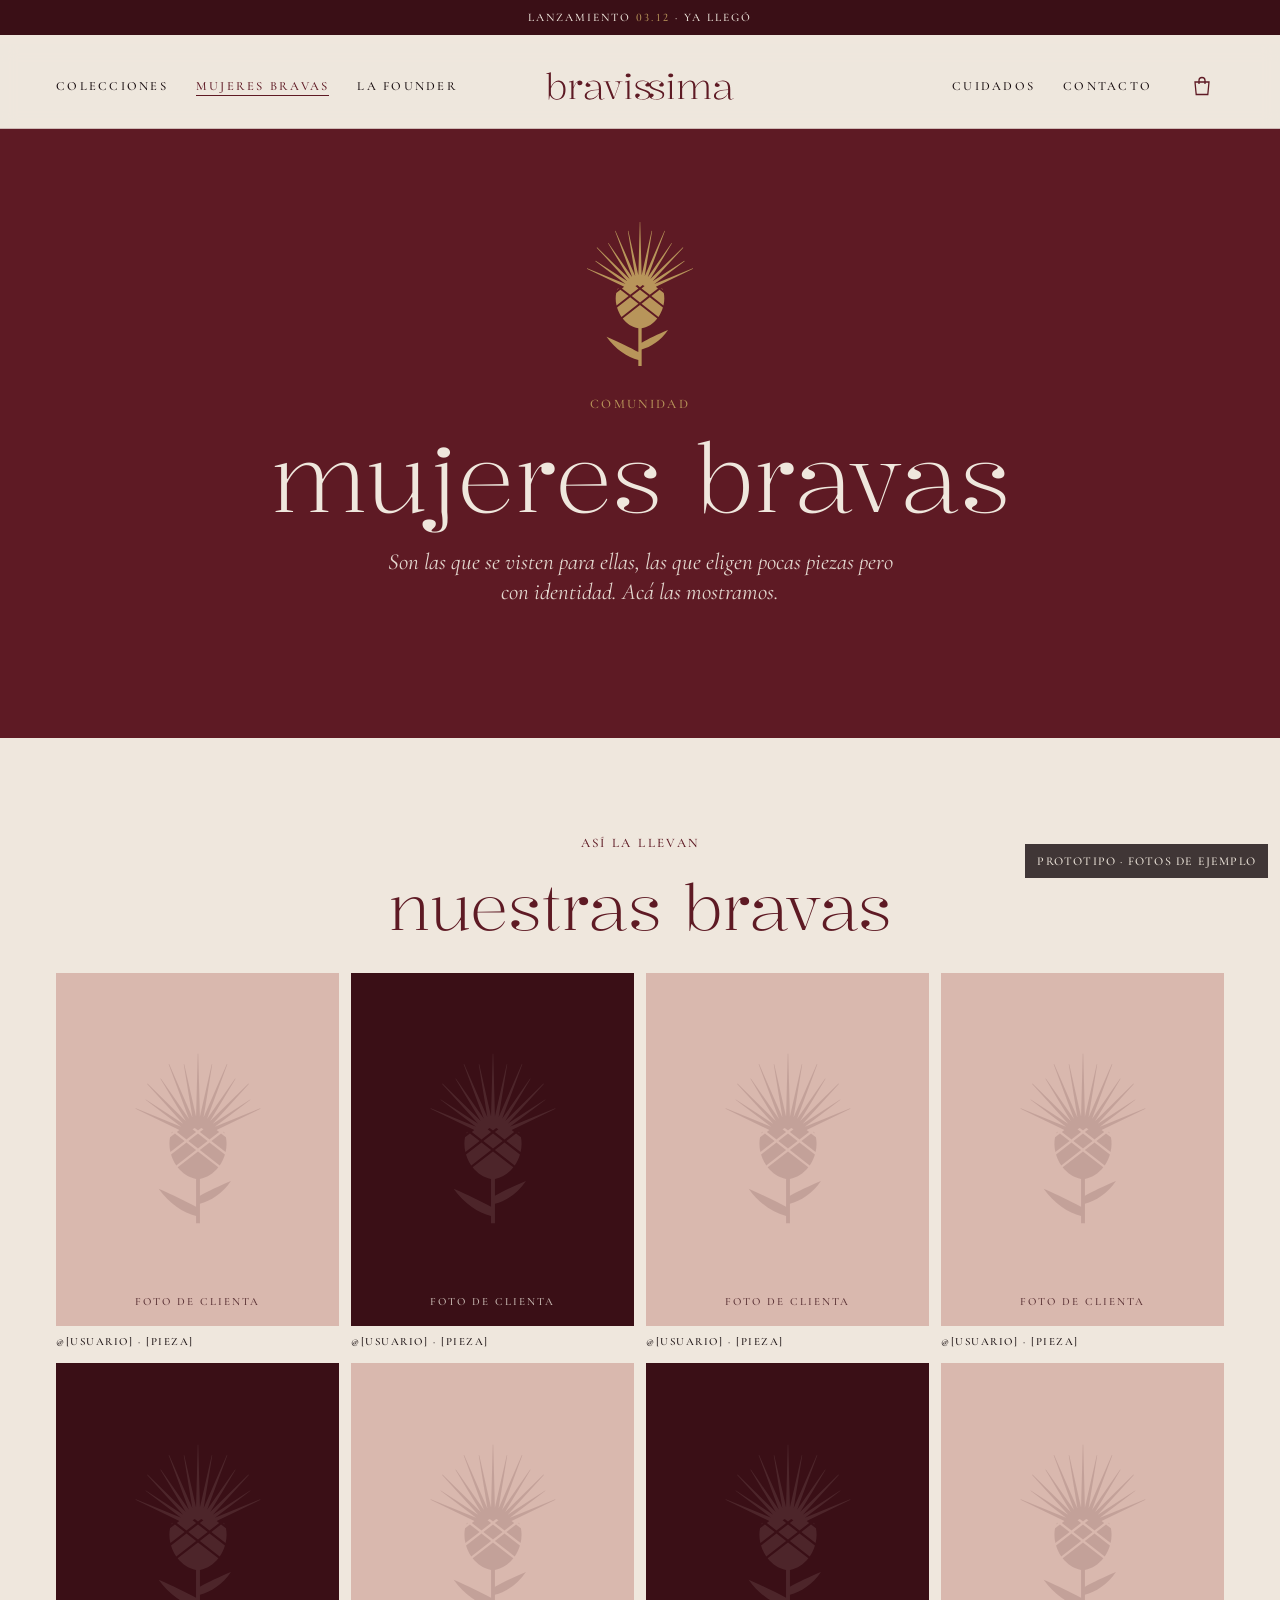
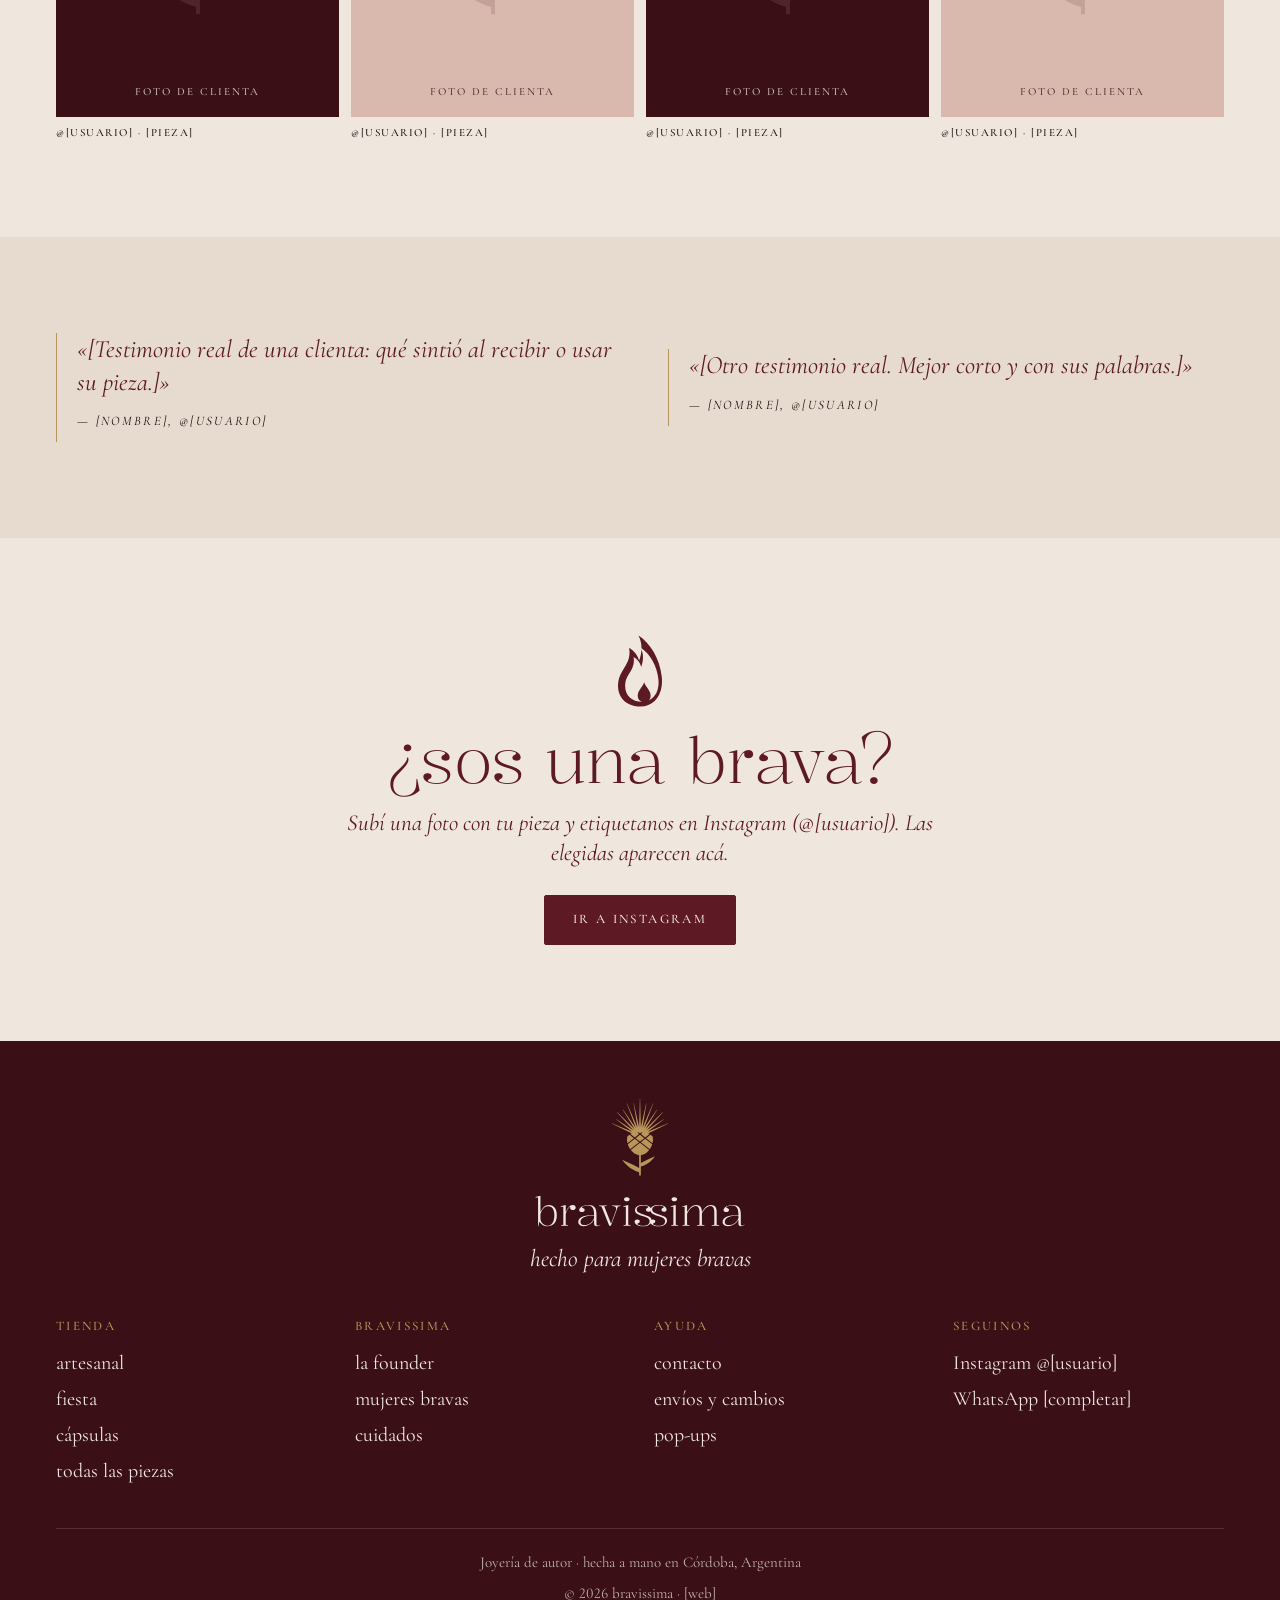
<file: bravissima/06_web/prototipo/mujeres-bravas.html>
<!doctype html>
<html lang="es-AR">
<head>
<meta charset="utf-8">
<meta name="viewport" content="width=device-width, initial-scale=1">
<title>mujeres bravas · bravissima</title>
<meta name="description" content="La comunidad de mujeres bravas que llevan bravissima.">
<meta name="theme-color" content="#5E1A24">
<link rel="icon" href="img/favicon.svg" type="image/svg+xml">
<link rel="icon" href="img/favicon-32.png" sizes="32x32">
<link rel="apple-touch-icon" href="img/apple-touch-icon.png">
<link rel="preload" href="fuentes/Kalnia-Light.woff2" as="font" type="font/woff2" crossorigin>
<link rel="stylesheet" href="estilos.css">
</head>
<body>
<p class="barra">lanzamiento <strong>03.12</strong> · <span data-dias>faltan pocos días</span></p>

<header class="header">
  <div class="contenedor">
    <button class="icono-btn menu-btn" aria-label="Abrir menú" aria-expanded="false" aria-controls="menu"><svg viewBox="0 0 24 24" fill="none" stroke="currentColor" stroke-width="1.4"><path d="M3 7h18M3 12h18M3 17h12"/></svg></button>
    <nav class="nav izq" aria-label="Principal"><a href="colecciones.html">colecciones</a><a href="mujeres-bravas.html" aria-current="page">mujeres bravas</a><a href="la-founder.html">la founder</a></nav>
    <a class="logo" href="index.html" aria-label="bravissima, inicio"><img src="img/logo-bordo.svg" alt="bravissima" width="160" height="24"></a>
    <div class="derecha">
      <nav class="nav" aria-label="Secundaria"><a href="cuidados.html">cuidados</a><a href="contacto.html">contacto</a></nav>
      <a class="icono-btn carrito" href="#" aria-label="Carrito"><svg viewBox="0 0 24 24" fill="none" stroke="currentColor" stroke-width="1.3"><path d="M5 8h14l-1.2 12.5H6.2z"/><path d="M9 10V6.5a3 3 0 016 0V10"/></svg><span class="cuenta" hidden>0</span></a>
    </div>
  </div>
</header>

<div class="menu-mobile" id="menu" aria-hidden="true">
  <button class="icono-btn cerrar" aria-label="Cerrar menú"><svg viewBox="0 0 24 24" fill="none" stroke="currentColor" stroke-width="1.4"><path d="M5 5l14 14M19 5L5 19"/></svg></button>
  <nav aria-label="Menú"><a href="index.html">inicio</a><a href="colecciones.html">colecciones</a><a href="mujeres-bravas.html" aria-current="page">mujeres bravas</a><a href="la-founder.html">la founder</a><a href="cuidados.html">cuidados</a><a href="contacto.html">contacto</a></nav>
  <div class="pie-menu">
    <img src="img/cardo-oro.svg" alt="" width="70" height="90">
    <p class="frase" style="font-size:24px">hecho para mujeres bravas</p>
    <p class="caps">@[usuario] · Córdoba, Argentina</p>
  </div>
</div>

<main>

<section class="fondo-bordo hero">
  <div class="contenedor">
    <img class="cardo" src="img/cardo-oro.svg" alt="" width="120" height="150">
    <p class="caps oro">comunidad</p>
    <h1 class="titulo t-xl" style="margin:12px 0 20px">mujeres bravas</h1>
    <p class="bajada">Son las que se visten para ellas, las que eligen pocas piezas pero con identidad. Acá las mostramos.</p>
  </div>
</section>

<section class="seccion">
  <div class="contenedor">
    <div class="cabecera centro"><p class="caps bordo">así la llevan</p><h2 class="titulo t-l">nuestras bravas</h2></div>
    <div class="bravas-grilla">
      <figure class="brava" style="margin:0"><div class="foto " role="img" aria-label="Lugar para foto: foto de clienta"><span>foto de clienta</span></div><figcaption>@[usuario] · [pieza]</figcaption></figure><figure class="brava" style="margin:0"><div class="foto oscura" role="img" aria-label="Lugar para foto: foto de clienta"><span>foto de clienta</span></div><figcaption>@[usuario] · [pieza]</figcaption></figure><figure class="brava" style="margin:0"><div class="foto " role="img" aria-label="Lugar para foto: foto de clienta"><span>foto de clienta</span></div><figcaption>@[usuario] · [pieza]</figcaption></figure><figure class="brava" style="margin:0"><div class="foto " role="img" aria-label="Lugar para foto: foto de clienta"><span>foto de clienta</span></div><figcaption>@[usuario] · [pieza]</figcaption></figure><figure class="brava" style="margin:0"><div class="foto oscura" role="img" aria-label="Lugar para foto: foto de clienta"><span>foto de clienta</span></div><figcaption>@[usuario] · [pieza]</figcaption></figure><figure class="brava" style="margin:0"><div class="foto " role="img" aria-label="Lugar para foto: foto de clienta"><span>foto de clienta</span></div><figcaption>@[usuario] · [pieza]</figcaption></figure><figure class="brava" style="margin:0"><div class="foto oscura" role="img" aria-label="Lugar para foto: foto de clienta"><span>foto de clienta</span></div><figcaption>@[usuario] · [pieza]</figcaption></figure><figure class="brava" style="margin:0"><div class="foto " role="img" aria-label="Lugar para foto: foto de clienta"><span>foto de clienta</span></div><figcaption>@[usuario] · [pieza]</figcaption></figure>
    </div>
  </div>
</section>

<section class="fondo-crema2 seccion">
  <div class="contenedor dos-col">
    <div class="cita">«[Testimonio real de una clienta: qué sintió al recibir o usar su pieza.]»<p class="caps" style="margin-top:14px;color:var(--negro)">— [nombre], @[usuario]</p></div>
    <div class="cita">«[Otro testimonio real. Mejor corto y con sus palabras.]»<p class="caps" style="margin-top:14px;color:var(--negro)">— [nombre], @[usuario]</p></div>
  </div>
</section>

<section class="seccion centro">
  <div class="contenedor" style="max-width:720px">
    <img src="img/llama-bordo.svg" alt="" width="56" height="74" style="margin:0 auto 18px;width:56px">
    <h2 class="titulo t-l">¿sos una brava?</h2>
    <p class="bajada bordo" style="margin:16px 0 26px">Subí una foto con tu pieza y etiquetanos en Instagram (@[usuario]). Las elegidas aparecen acá.</p>
    <a class="btn" href="#">ir a Instagram</a>
  </div>
</section>

</main>

<footer class="footer">
  <div class="contenedor">
    <div class="marca-pie">
      <img class="cardo" src="img/cardo-oro.svg" alt="" width="64" height="80">
      <img class="logo" src="img/logo-crema.svg" alt="bravissima" width="210" height="32">
      <p class="frase" style="font-size:24px;margin:0">hecho para mujeres bravas</p>
    </div>
    <div class="cols">
      <div><h4 class="caps">tienda</h4><ul><li><a href="colecciones.html#artesanal">artesanal</a></li><li><a href="colecciones.html#fiesta">fiesta</a></li><li><a href="colecciones.html#capsulas">cápsulas</a></li><li><a href="colecciones.html">todas las piezas</a></li></ul></div>
      <div><h4 class="caps">bravissima</h4><ul><li><a href="la-founder.html">la founder</a></li><li><a href="mujeres-bravas.html">mujeres bravas</a></li><li><a href="cuidados.html">cuidados</a></li></ul></div>
      <div><h4 class="caps">ayuda</h4><ul><li><a href="contacto.html">contacto</a></li><li><a href="contacto.html#preguntas">envíos y cambios</a></li><li><a href="contacto.html#popups">pop-ups</a></li></ul></div>
      <div><h4 class="caps">seguinos</h4><ul><li><a href="#">Instagram @[usuario]</a></li><li><a href="#">WhatsApp [completar]</a></li></ul></div>
    </div>
    <div class="legal"><span>Joyería de autor · hecha a mano en Córdoba, Argentina</span><span>© 2026 bravissima · [web]</span></div>
  </div>
</footer>

<p class="aviso">prototipo · fotos de ejemplo</p>
<script src="app.js"></script>
</body>
</html>
</file>
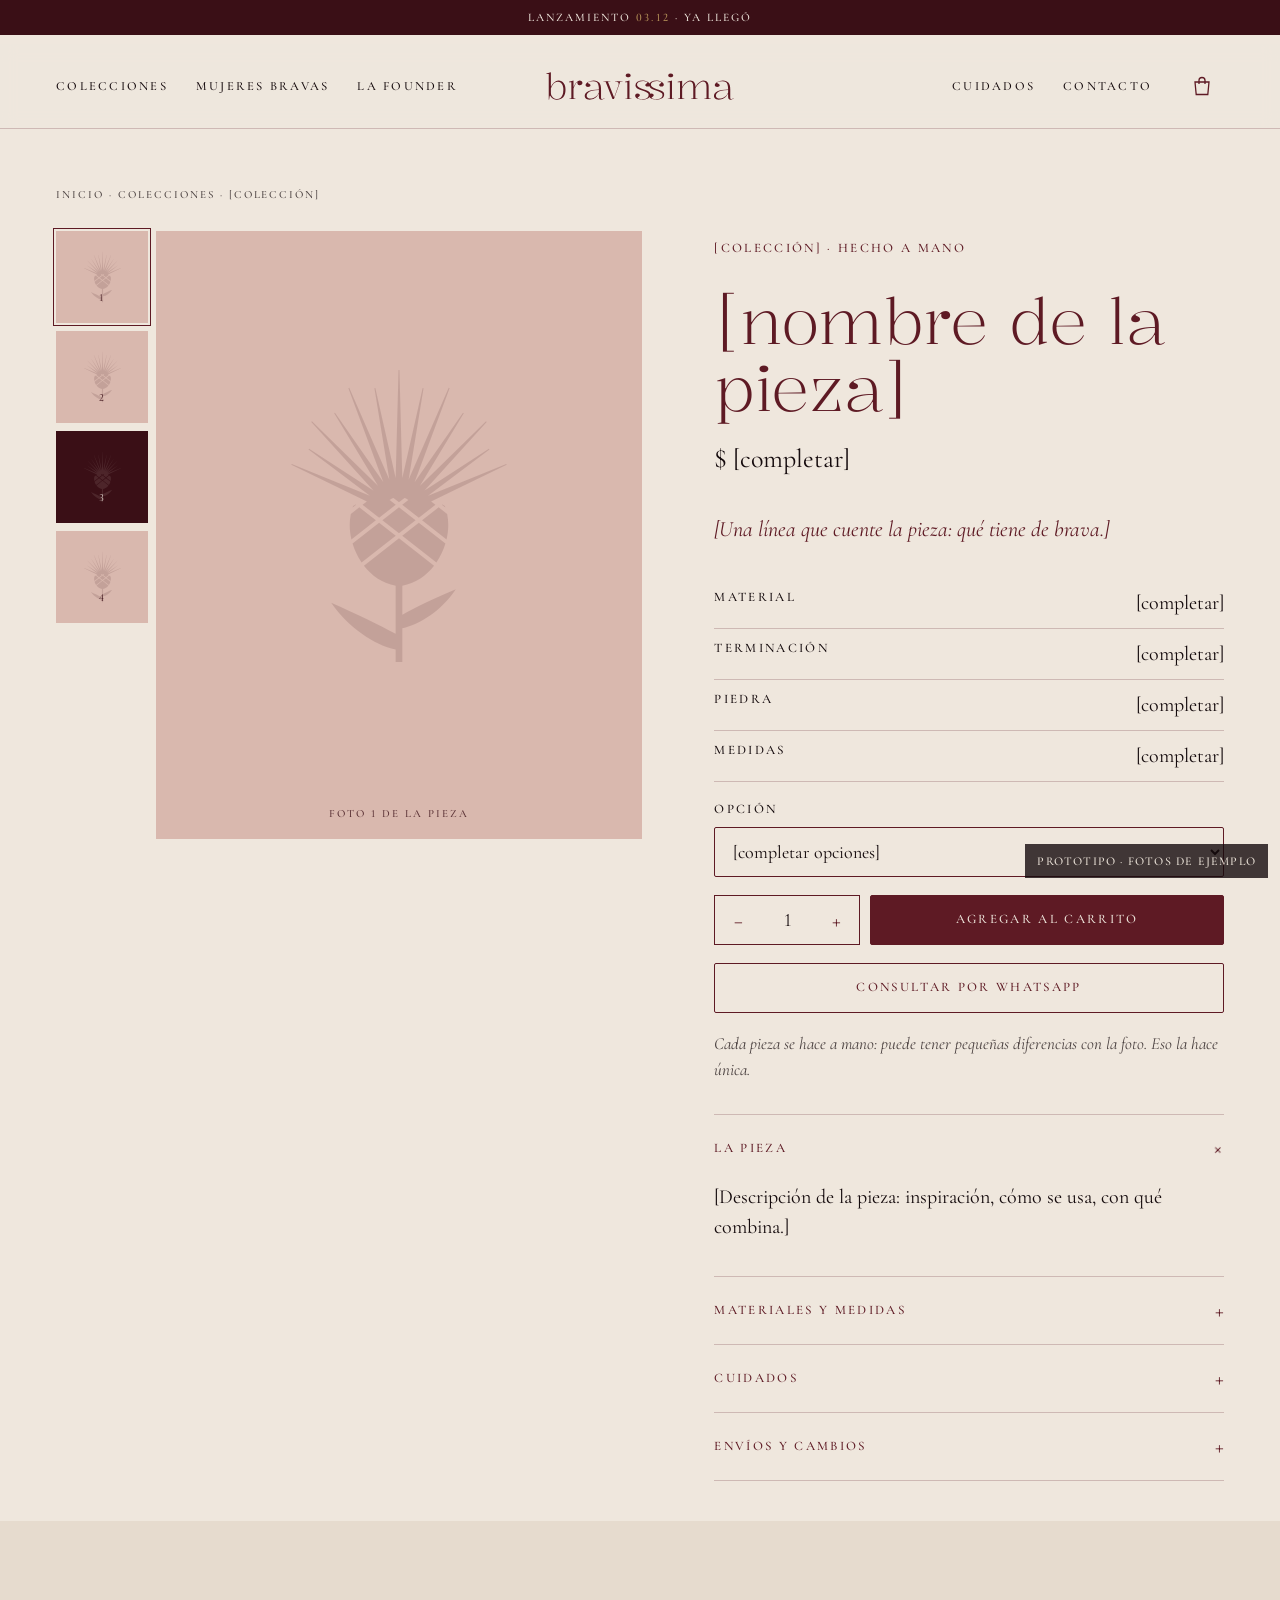
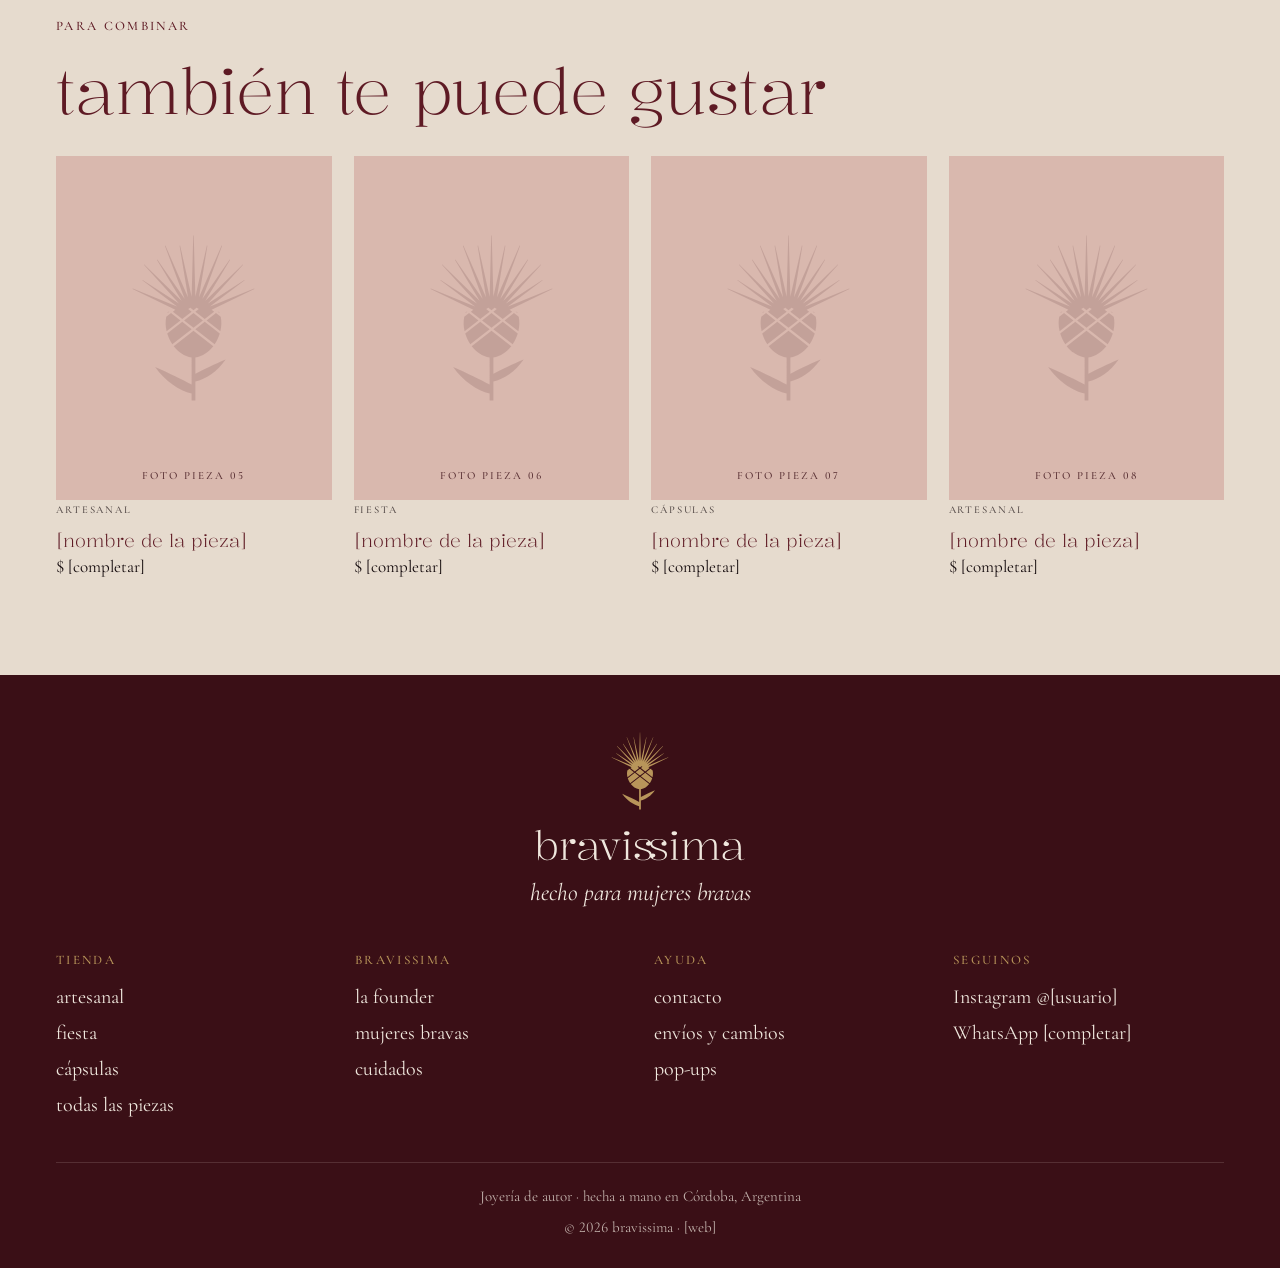
<file: bravissima/06_web/prototipo/producto.html>
<!doctype html>
<html lang="es-AR">
<head>
<meta charset="utf-8">
<meta name="viewport" content="width=device-width, initial-scale=1">
<title>[nombre de la pieza] · bravissima</title>
<meta name="description" content="Pieza de autor hecha a mano en Córdoba.">
<meta name="theme-color" content="#5E1A24">
<link rel="icon" href="img/favicon.svg" type="image/svg+xml">
<link rel="icon" href="img/favicon-32.png" sizes="32x32">
<link rel="apple-touch-icon" href="img/apple-touch-icon.png">
<link rel="preload" href="fuentes/Kalnia-Light.woff2" as="font" type="font/woff2" crossorigin>
<link rel="stylesheet" href="estilos.css">
</head>
<body>
<p class="barra">lanzamiento <strong>03.12</strong> · <span data-dias>faltan pocos días</span></p>

<header class="header">
  <div class="contenedor">
    <button class="icono-btn menu-btn" aria-label="Abrir menú" aria-expanded="false" aria-controls="menu"><svg viewBox="0 0 24 24" fill="none" stroke="currentColor" stroke-width="1.4"><path d="M3 7h18M3 12h18M3 17h12"/></svg></button>
    <nav class="nav izq" aria-label="Principal"><a href="colecciones.html">colecciones</a><a href="mujeres-bravas.html">mujeres bravas</a><a href="la-founder.html">la founder</a></nav>
    <a class="logo" href="index.html" aria-label="bravissima, inicio"><img src="img/logo-bordo.svg" alt="bravissima" width="160" height="24"></a>
    <div class="derecha">
      <nav class="nav" aria-label="Secundaria"><a href="cuidados.html">cuidados</a><a href="contacto.html">contacto</a></nav>
      <a class="icono-btn carrito" href="#" aria-label="Carrito"><svg viewBox="0 0 24 24" fill="none" stroke="currentColor" stroke-width="1.3"><path d="M5 8h14l-1.2 12.5H6.2z"/><path d="M9 10V6.5a3 3 0 016 0V10"/></svg><span class="cuenta" hidden>0</span></a>
    </div>
  </div>
</header>

<div class="menu-mobile" id="menu" aria-hidden="true">
  <button class="icono-btn cerrar" aria-label="Cerrar menú"><svg viewBox="0 0 24 24" fill="none" stroke="currentColor" stroke-width="1.4"><path d="M5 5l14 14M19 5L5 19"/></svg></button>
  <nav aria-label="Menú"><a href="index.html">inicio</a><a href="colecciones.html">colecciones</a><a href="mujeres-bravas.html">mujeres bravas</a><a href="la-founder.html">la founder</a><a href="cuidados.html">cuidados</a><a href="contacto.html">contacto</a></nav>
  <div class="pie-menu">
    <img src="img/cardo-oro.svg" alt="" width="70" height="90">
    <p class="frase" style="font-size:24px">hecho para mujeres bravas</p>
    <p class="caps">@[usuario] · Córdoba, Argentina</p>
  </div>
</div>

<main>

<section class="seccion-s">
  <div class="contenedor">
    <p class="migas"><a href="index.html">inicio</a> · <a href="colecciones.html">colecciones</a> · [colección]</p>
    <div class="producto-layout">
      <div class="galeria">
        <div class="principal"><div class="foto " role="img" aria-label="Lugar para foto: foto 1 de la pieza"><span>foto 1 de la pieza</span></div></div>
        <div class="miniaturas">
          <button aria-label="Ver foto 1" aria-current="true"><div class="foto " role="img" aria-label="Lugar para foto: 1"><span>1</span></div></button><button aria-label="Ver foto 2" aria-current="false"><div class="foto " role="img" aria-label="Lugar para foto: 2"><span>2</span></div></button><button aria-label="Ver foto 3" aria-current="false"><div class="foto oscura" role="img" aria-label="Lugar para foto: 3"><span>3</span></div></button><button aria-label="Ver foto 4" aria-current="false"><div class="foto " role="img" aria-label="Lugar para foto: 4"><span>4</span></div></button>
        </div>
      </div>
      <div class="ficha">
        <p class="caps bordo">[colección] · hecho a mano</p>
        <h1 class="titulo t-l">[nombre de la pieza]</h1>
        <p class="precio">$ [completar]</p>
        <p class="frase bordo" style="font-size:22px">[Una línea que cuente la pieza: qué tiene de brava.]</p>
        <div>
          <div class="dato"><span class="caps">material</span><span>[completar]</span></div>
          <div class="dato"><span class="caps">terminación</span><span>[completar]</span></div>
          <div class="dato"><span class="caps">piedra</span><span>[completar]</span></div>
          <div class="dato"><span class="caps">medidas</span><span>[completar]</span></div>
        </div>
        <div class="campo"><label class="caps" for="variante">opción</label>
          <select id="variante"><option>[completar opciones]</option></select></div>
        <div class="fila-compra">
          <div class="cantidad" aria-label="Cantidad"><button data-paso="-" aria-label="Restar">−</button><output>1</output><button data-paso="+" aria-label="Sumar">+</button></div>
          <button class="btn" data-agregar>agregar al carrito</button>
        </div>
        <a class="btn btn-linea" href="contacto.html">consultar por WhatsApp</a>
        <p class="nota">Cada pieza se hace a mano: puede tener pequeñas diferencias con la foto. Eso la hace única.</p>
        <div class="acordeon">
          <details open><summary>la pieza</summary><div class="contenido"><p>[Descripción de la pieza: inspiración, cómo se usa, con qué combina.]</p></div></details>
          <details><summary>materiales y medidas</summary><div class="contenido"><p>Material: [completar]<br>Terminación: [completar]<br>Piedra: [completar]<br>Medidas: [completar]<br>Peso: [completar]</p></div></details>
          <details><summary>cuidados</summary><div class="contenido"><p>Guardala seca y separada, lejos del perfume y del agua. <a href="cuidados.html">Ver la guía completa de cuidados</a>.</p></div></details>
          <details><summary>envíos y cambios</summary><div class="contenido"><p>[Completar: zonas y tiempos de envío, costo, retiro, política de cambios.]</p></div></details>
        </div>
      </div>
    </div>
  </div>
</section>

<section class="seccion fondo-crema2">
  <div class="contenedor">
    <div class="cabecera"><p class="caps bordo">para combinar</p><h2 class="titulo t-l">también te puede gustar</h2></div>
    <div class="grilla"><a class="producto" href="producto.html" data-coleccion="artesanal"><div style="position:relative"><div class="foto " role="img" aria-label="Lugar para foto: foto pieza 05"><span>foto pieza 05</span></div></div><span class="col">artesanal</span><span class="nombre">[nombre de la pieza]</span><span class="precio">$ [completar]</span></a><a class="producto" href="producto.html" data-coleccion="fiesta"><div style="position:relative"><div class="foto " role="img" aria-label="Lugar para foto: foto pieza 06"><span>foto pieza 06</span></div></div><span class="col">fiesta</span><span class="nombre">[nombre de la pieza]</span><span class="precio">$ [completar]</span></a><a class="producto" href="producto.html" data-coleccion="capsulas"><div style="position:relative"><div class="foto " role="img" aria-label="Lugar para foto: foto pieza 07"><span>foto pieza 07</span></div></div><span class="col">cápsulas</span><span class="nombre">[nombre de la pieza]</span><span class="precio">$ [completar]</span></a><a class="producto" href="producto.html" data-coleccion="artesanal"><div style="position:relative"><div class="foto " role="img" aria-label="Lugar para foto: foto pieza 08"><span>foto pieza 08</span></div></div><span class="col">artesanal</span><span class="nombre">[nombre de la pieza]</span><span class="precio">$ [completar]</span></a></div>
  </div>
</section>

</main>

<footer class="footer">
  <div class="contenedor">
    <div class="marca-pie">
      <img class="cardo" src="img/cardo-oro.svg" alt="" width="64" height="80">
      <img class="logo" src="img/logo-crema.svg" alt="bravissima" width="210" height="32">
      <p class="frase" style="font-size:24px;margin:0">hecho para mujeres bravas</p>
    </div>
    <div class="cols">
      <div><h4 class="caps">tienda</h4><ul><li><a href="colecciones.html#artesanal">artesanal</a></li><li><a href="colecciones.html#fiesta">fiesta</a></li><li><a href="colecciones.html#capsulas">cápsulas</a></li><li><a href="colecciones.html">todas las piezas</a></li></ul></div>
      <div><h4 class="caps">bravissima</h4><ul><li><a href="la-founder.html">la founder</a></li><li><a href="mujeres-bravas.html">mujeres bravas</a></li><li><a href="cuidados.html">cuidados</a></li></ul></div>
      <div><h4 class="caps">ayuda</h4><ul><li><a href="contacto.html">contacto</a></li><li><a href="contacto.html#preguntas">envíos y cambios</a></li><li><a href="contacto.html#popups">pop-ups</a></li></ul></div>
      <div><h4 class="caps">seguinos</h4><ul><li><a href="#">Instagram @[usuario]</a></li><li><a href="#">WhatsApp [completar]</a></li></ul></div>
    </div>
    <div class="legal"><span>Joyería de autor · hecha a mano en Córdoba, Argentina</span><span>© 2026 bravissima · [web]</span></div>
  </div>
</footer>

<p class="aviso">prototipo · fotos de ejemplo</p>
<script src="app.js"></script>
</body>
</html>
</file>
<file: bravissima/06_web/prototipo/estilos.css>
/* ==========================================================================
   bravissima — hoja de estilos del prototipo
   Mobile first: todo se escribe para celular y se amplía desde 760 px y 1100 px.
   ========================================================================== */

/* ---------- fuentes (locales, licencia OFL) ---------- */
@font-face { font-family: "Kalnia"; src: url("fuentes/Kalnia-Light.woff2") format("woff2"); font-weight: 300; font-display: swap; }
@font-face { font-family: "Cormorant Garamond"; src: url("fuentes/CormorantGaramond-Regular.woff2") format("woff2"); font-weight: 400; font-display: swap; }
@font-face { font-family: "Cormorant Garamond"; src: url("fuentes/CormorantGaramond-Medium.woff2") format("woff2"); font-weight: 500; font-display: swap; }
@font-face { font-family: "Cormorant Garamond"; src: url("fuentes/CormorantGaramond-Italic.woff2") format("woff2"); font-weight: 400; font-style: italic; font-display: swap; }
@font-face { font-family: "Cormorant Garamond"; src: url("fuentes/CormorantGaramond-LightItalic.woff2") format("woff2"); font-weight: 300; font-style: italic; font-display: swap; }

/* ---------- tokens de marca ---------- */
:root {
  --bordo: #5E1A24;
  --vino: #3A0F16;
  --crema: #EFE7DD;
  --rosa: #D9B8AE;
  --oro: #B8955A;
  --negro: #150B0D;
  --crema-2: #E6DBCE;           /* crema un tono más oscuro, para bloques alternos */
  --linea: rgba(94, 26, 36, .22);

  --f-titulo: "Kalnia", Georgia, serif;
  --f-texto: "Cormorant Garamond", Georgia, serif;

  --gutter: 20px;
  --ancho: 1240px;
  --radio: 2px;
}

/* ---------- base ---------- */
*, *::before, *::after { box-sizing: border-box; }
html { -webkit-text-size-adjust: 100%; scroll-behavior: smooth; }
body {
  margin: 0;
  background: var(--crema);
  color: var(--negro);
  font-family: var(--f-texto);
  font-size: 19px;
  line-height: 1.5;
  font-variant-numeric: lining-nums;
  -webkit-font-smoothing: antialiased;
}
img, svg { display: block; max-width: 100%; }
a { color: inherit; text-decoration-thickness: 1px; text-underline-offset: 3px; }
p { margin: 0 0 .8em; }
h1, h2, h3 { margin: 0; font-weight: 300; }
button, input, select, textarea { font: inherit; color: inherit; }
:focus-visible { outline: 2px solid var(--oro); outline-offset: 3px; }

/* ---------- estilos de texto ---------- */
.titulo   { font-family: var(--f-titulo); font-weight: 300; letter-spacing: -.01em; line-height: 1.05; color: var(--bordo); }
.t-xl     { font-size: clamp(44px, 11vw, 96px); }
.t-l      { font-size: clamp(36px, 8vw, 64px); }
.t-m      { font-size: clamp(26px, 5.5vw, 38px); }
.t-s      { font-size: 22px; }
.frase    { font-style: italic; font-weight: 400; line-height: 1.15; }
.frase-xl { font-style: italic; font-weight: 300; font-size: clamp(50px, 13vw, 120px); line-height: .98; }
.caps     { font-weight: 500; text-transform: uppercase; letter-spacing: .18em; font-size: 13px; line-height: 1.5; }
.bajada   { font-style: italic; font-size: 23px; line-height: 1.3; }
.suave    { opacity: .78; }
.oro      { color: var(--oro); }
.bordo    { color: var(--bordo); }

/* ---------- layout ---------- */
.contenedor { width: 100%; max-width: var(--ancho); margin: 0 auto; padding: 0 var(--gutter); }
.seccion    { padding: 64px 0; }
.seccion-s  { padding: 40px 0; }
.fondo-bordo { background: var(--bordo); color: var(--crema); }
.fondo-vino  { background: var(--vino); color: var(--crema); }
.fondo-rosa  { background: var(--rosa); }
.fondo-crema2 { background: var(--crema-2); }
.fondo-bordo .titulo, .fondo-vino .titulo { color: var(--crema); }
.centro { text-align: center; }
.cabecera { display: flex; flex-direction: column; gap: 10px; margin-bottom: 32px; }
.cabecera.centro { align-items: center; }
.regla { height: 1px; background: currentColor; opacity: .35; border: 0; margin: 0; }
.grilla { display: grid; gap: 28px 16px; grid-template-columns: 1fr 1fr; }
.grilla-3 { display: grid; gap: 24px; grid-template-columns: 1fr; }
.dos-col { display: grid; gap: 32px; }

/* ---------- barra de lanzamiento ---------- */
.barra {
  background: var(--vino); color: var(--crema);
  text-align: center; padding: 9px var(--gutter);
  font-weight: 500; letter-spacing: .18em; text-transform: uppercase; font-size: 11.5px;
}
.barra strong { color: var(--oro); font-weight: 500; }

/* ---------- encabezado ---------- */
.header {
  position: sticky; top: 0; z-index: 20;
  background: rgba(239, 231, 221, .94);
  backdrop-filter: blur(8px); -webkit-backdrop-filter: blur(8px);
  border-bottom: 1px solid var(--linea);
}
.header .contenedor { display: grid; grid-template-columns: 44px 1fr 44px; align-items: center; height: 64px; }
.header .logo { justify-self: center; }
.header .logo img { height: 22px; width: auto; }
.icono-btn {
  width: 44px; height: 44px; display: grid; place-items: center;
  background: none; border: 0; padding: 0; cursor: pointer; color: var(--bordo);
}
.icono-btn svg { width: 24px; height: 24px; }
.carrito { position: relative; justify-self: end; }
.carrito .cuenta {
  position: absolute; top: 6px; right: 4px; min-width: 17px; height: 17px; border-radius: 9px;
  background: var(--bordo); color: var(--crema); font-size: 11px; line-height: 17px; text-align: center; font-weight: 500;
}
.nav { display: none; }
.nav a { text-decoration: none; }

/* menú mobile */
.menu-mobile {
  position: fixed; inset: 0; z-index: 30; background: var(--bordo); color: var(--crema);
  padding: 22px var(--gutter) 40px; display: flex; flex-direction: column;
  transform: translateX(-100%); transition: transform .35s ease; visibility: hidden;
}
.menu-mobile.abierto { transform: none; visibility: visible; }
.menu-mobile .cerrar { color: var(--crema); align-self: flex-start; }
.menu-mobile nav { margin-top: 30px; display: flex; flex-direction: column; gap: 6px; }
.menu-mobile nav a { font-family: var(--f-titulo); font-weight: 300; font-size: 34px; text-decoration: none; letter-spacing: -.01em; padding: 4px 0; }
.menu-mobile .pie-menu { margin-top: auto; display: flex; flex-direction: column; gap: 16px; align-items: flex-start; }
.menu-mobile .pie-menu img { height: 90px; width: auto; }

/* ---------- botones ---------- */
.btn {
  display: inline-flex; align-items: center; justify-content: center; gap: 10px;
  min-height: 50px; padding: 14px 28px; border-radius: var(--radio);
  background: var(--bordo); color: var(--crema); border: 1px solid var(--bordo);
  font-weight: 500; letter-spacing: .18em; text-transform: uppercase; font-size: 13px; line-height: 1.2;
  text-decoration: none; cursor: pointer; transition: background .2s, color .2s;
}
.btn:hover { background: var(--vino); border-color: var(--vino); }
.btn-linea { background: transparent; color: var(--bordo); }
.btn-linea:hover { background: var(--bordo); color: var(--crema); }
.fondo-bordo .btn, .fondo-vino .btn { background: var(--crema); color: var(--bordo); border-color: var(--crema); }
.fondo-bordo .btn-linea, .fondo-vino .btn-linea { background: transparent; color: var(--crema); border-color: var(--crema); }
.fondo-bordo .btn-linea:hover, .fondo-vino .btn-linea:hover { background: var(--crema); color: var(--bordo); }
.btn-ancho { width: 100%; }
.acciones { display: flex; flex-wrap: wrap; gap: 12px; }
.link-caps { font-weight: 500; letter-spacing: .18em; text-transform: uppercase; font-size: 13px; text-decoration: none; border-bottom: 1px solid currentColor; padding-bottom: 3px; }

/* ---------- placeholders de foto ---------- */
.foto {
  position: relative; background: var(--rosa); overflow: hidden;
  display: flex; align-items: flex-end; justify-content: center;
  aspect-ratio: 4 / 5;
}
.foto::before {
  content: ""; position: absolute; inset: 22% 25% 28%;
  background: url("img/cardo-vino.svg") center / contain no-repeat; opacity: .13;
}
.foto span {
  position: relative; margin-bottom: 16px; color: var(--vino);
  font-weight: 500; letter-spacing: .18em; text-transform: uppercase; font-size: 11px; opacity: .8; text-align: center; padding: 0 10px;
}
.foto.oscura { background: var(--vino); }
.foto.oscura::before { background-image: url("img/cardo-crema.svg"); opacity: .1; }
.foto.oscura span { color: var(--crema); }
.foto.cuadrada { aspect-ratio: 1; }
.foto.apaisada { aspect-ratio: 3 / 2; }
.foto.alta { aspect-ratio: 3 / 4; }

/* ---------- hero ---------- */
.hero { padding: 54px 0 64px; text-align: center; }
.hero .cardo { width: 92px; margin: 0 auto 26px; }
.hero .frase-xl { margin: 14px 0 22px; }
.hero .bajada { max-width: 520px; margin: 0 auto 30px; opacity: .92; }
.hero .acciones { justify-content: center; }

/* ---------- cuenta regresiva ---------- */
.cuenta-regresiva { display: flex; justify-content: center; gap: 10px; margin: 30px 0 8px; }
.cuenta-regresiva div { min-width: 70px; padding: 12px 6px; border: 1px solid rgba(184, 149, 90, .55); }
.cuenta-regresiva b { display: block; font-family: var(--f-titulo); font-weight: 300; font-size: 38px; line-height: 1; color: var(--crema); }
.cuenta-regresiva small { display: block; margin-top: 6px; font-weight: 500; letter-spacing: .18em; text-transform: uppercase; font-size: 10.5px; color: var(--oro); }

/* ---------- colecciones ---------- */
.coleccion { display: block; text-decoration: none; }
.coleccion .foto { aspect-ratio: 4 / 5; }
.coleccion h3 { margin-top: 16px; }
.coleccion p { margin: 4px 0 0; font-style: italic; font-size: 19px; }

/* ---------- producto (tarjeta) ---------- */
.producto { text-decoration: none; display: flex; flex-direction: column; }
.producto .foto { aspect-ratio: 4 / 5; }
.producto .etiqueta-mini { position: absolute; top: 10px; left: 10px; background: var(--crema); color: var(--bordo); padding: 3px 8px; font-weight: 500; letter-spacing: .18em; text-transform: uppercase; font-size: 10px; }
.producto .nombre { font-family: var(--f-titulo); font-weight: 300; font-size: 18px; color: var(--bordo); margin-top: 12px; line-height: 1.2; }
.producto .precio { font-size: 17px; margin-top: 2px; }
.producto .col { font-weight: 500; letter-spacing: .18em; text-transform: uppercase; font-size: 10.5px; opacity: .7; margin-top: 2px; }

/* filtros */
.filtros { display: flex; gap: 8px; overflow-x: auto; padding-bottom: 6px; margin-bottom: 28px; scrollbar-width: none; }
.filtros::-webkit-scrollbar { display: none; }
.filtros button {
  flex: none; border: 1px solid var(--bordo); background: transparent; color: var(--bordo); border-radius: 30px;
  padding: 9px 18px; font-weight: 500; letter-spacing: .18em; text-transform: uppercase; font-size: 11.5px; cursor: pointer;
}
.filtros button[aria-pressed="true"] { background: var(--bordo); color: var(--crema); }

/* ---------- ficha de producto ---------- */
.migas { font-weight: 500; letter-spacing: .18em; text-transform: uppercase; font-size: 11px; padding: 18px 0; opacity: .75; }
.migas a { text-decoration: none; }
.galeria { display: grid; gap: 8px; }
.galeria .principal { aspect-ratio: 4 / 5; }
.galeria .miniaturas { display: grid; grid-template-columns: repeat(4, 1fr); gap: 8px; }
.galeria .miniaturas .foto { aspect-ratio: 1; }
.galeria .miniaturas .foto::before { inset: 22%; }
.galeria .miniaturas button { padding: 0; border: 0; background: none; cursor: pointer; }
.galeria .miniaturas button[aria-current="true"] .foto { outline: 1.5px solid var(--bordo); outline-offset: 2px; }
.ficha { display: flex; flex-direction: column; gap: 18px; padding-top: 8px; }
.ficha .precio { font-size: 26px; }
.ficha .dato { display: flex; justify-content: space-between; border-bottom: 1px solid var(--linea); padding: 10px 0; }
.campo label { display: block; margin-bottom: 8px; }
.campo select, .campo input, .campo textarea {
  width: 100%; min-height: 50px; padding: 12px 14px; background: transparent;
  border: 1px solid var(--bordo); border-radius: var(--radio); font-size: 18px;
}
.cantidad { display: inline-grid; grid-template-columns: 46px 52px 46px; border: 1px solid var(--bordo); height: 50px; }
.cantidad button { border: 0; background: none; font-size: 22px; cursor: pointer; color: var(--bordo); }
.cantidad output { display: grid; place-items: center; font-size: 19px; }
.fila-compra { display: grid; grid-template-columns: auto 1fr; gap: 10px; }
.acordeon details { border-top: 1px solid var(--linea); }
.acordeon details:last-child { border-bottom: 1px solid var(--linea); }
.acordeon summary {
  list-style: none; cursor: pointer; padding: 17px 0; display: flex; justify-content: space-between; align-items: center;
  font-weight: 500; letter-spacing: .18em; text-transform: uppercase; font-size: 13px; color: var(--bordo);
}
.acordeon summary::-webkit-details-marker { display: none; }
.acordeon summary::after { content: "+"; font-size: 22px; font-weight: 400; letter-spacing: 0; transition: transform .2s; }
.acordeon details[open] summary::after { transform: rotate(45deg); }
.acordeon .contenido { padding: 0 0 18px; }

/* ---------- mujeres bravas ---------- */
.bravas-grilla { display: grid; grid-template-columns: 1fr 1fr; gap: 8px; }
.brava { position: relative; }
.brava .foto { aspect-ratio: 4 / 5; }
.brava figcaption { margin-top: 8px; font-weight: 500; letter-spacing: .14em; text-transform: uppercase; font-size: 11px; }
.cita { font-style: italic; font-size: 25px; line-height: 1.3; color: var(--bordo); border-left: 1.5px solid var(--oro); padding-left: 20px; }

/* ---------- pasos / cuidados ---------- */
.pasos { display: grid; gap: 28px; counter-reset: paso; }
.paso { border-top: 1.5px solid var(--bordo); padding-top: 16px; }
.paso .num { font-family: var(--f-titulo); font-weight: 300; font-size: 34px; color: var(--bordo); line-height: 1; }
.paso h3 { margin: 10px 0 6px; }
.cuidado { display: grid; grid-template-columns: 56px 1fr; gap: 18px; padding: 24px 0; border-top: 1px solid var(--linea); }
.cuidado img { width: 46px; }
.cuidado ul { margin: 6px 0 0; padding-left: 18px; }
.cuidado li { margin: 3px 0; }
.nota { font-style: italic; font-size: 17px; opacity: .75; }

/* ---------- contacto ---------- */
.form { display: grid; gap: 18px; }
.canales { display: grid; gap: 0; }
.canal { display: flex; justify-content: space-between; align-items: baseline; gap: 16px; padding: 16px 0; border-top: 1px solid var(--linea); text-decoration: none; }
.canal:last-child { border-bottom: 1px solid var(--linea); }

/* ---------- pie ---------- */
.footer { background: var(--vino); color: var(--crema); padding: 56px 0 30px; }
.footer .marca-pie { display: flex; flex-direction: column; align-items: center; gap: 18px; text-align: center; }
.footer .marca-pie .cardo { width: 64px; }
.footer .marca-pie .logo { width: 210px; }
.footer .cols { display: grid; grid-template-columns: 1fr 1fr; gap: 28px; margin: 44px 0 36px; }
.footer h4 { margin: 0 0 12px; color: var(--oro); }
.footer ul { list-style: none; margin: 0; padding: 0; }
.footer li { margin: 6px 0; }
.footer a { text-decoration: none; }
.footer a:hover { text-decoration: underline; }
.footer .legal { border-top: 1px solid rgba(239, 231, 221, .2); padding-top: 22px; display: flex; flex-direction: column; gap: 8px; font-size: 15px; opacity: .75; text-align: center; }

/* ---------- aviso de prototipo ---------- */
.aviso { position: fixed; right: 12px; bottom: 12px; z-index: 40; background: var(--negro); color: var(--crema); padding: 8px 12px; font-size: 12px; letter-spacing: .1em; text-transform: uppercase; font-weight: 500; opacity: .8; }

/* ==========================================================================
   tablet (≥ 760 px)
   ========================================================================== */
@media (min-width: 760px) {
  :root { --gutter: 36px; }
  body { font-size: 20px; }
  .seccion { padding: 96px 0; }
  .grilla { grid-template-columns: repeat(3, 1fr); gap: 40px 22px; }
  .grilla-3 { grid-template-columns: repeat(3, 1fr); gap: 22px; }
  .dos-col { grid-template-columns: 1fr 1fr; gap: 56px; align-items: center; }
  .bravas-grilla { grid-template-columns: repeat(4, 1fr); gap: 12px; }
  .pasos { grid-template-columns: repeat(2, 1fr); gap: 40px; }
  .footer .cols { grid-template-columns: repeat(4, 1fr); }
  .hero { padding: 90px 0 100px; }
  .hero .cardo { width: 120px; }
  .cuenta-regresiva div { min-width: 96px; }
  .cuenta-regresiva b { font-size: 52px; }
}

/* ==========================================================================
   escritorio (≥ 1100 px)
   ========================================================================== */
@media (min-width: 1100px) {
  .header .contenedor { grid-template-columns: 1fr auto 1fr; height: 84px; }
  .header .logo img { height: 28px; }
  .header .menu-btn { display: none; }
  .nav { display: flex; gap: 28px; font-weight: 500; letter-spacing: .18em; text-transform: uppercase; font-size: 12.5px; }
  .nav a:hover, .nav a[aria-current="page"] { color: var(--bordo); border-bottom: 1px solid var(--bordo); }
  .nav.izq { justify-self: start; }
  .header .derecha { justify-self: end; display: flex; align-items: center; gap: 28px; }
  .grilla { grid-template-columns: repeat(4, 1fr); }
  .pasos { grid-template-columns: repeat(4, 1fr); }
  .producto-layout { display: grid; grid-template-columns: 1.15fr 1fr; gap: 72px; align-items: start; }
  .galeria { grid-template-columns: 92px 1fr; }
  .galeria .principal { grid-column: 2; grid-row: 1; }
  .galeria .miniaturas { grid-column: 1; grid-row: 1; grid-template-columns: 1fr; align-content: start; }
  .ficha { position: sticky; top: 110px; }
}
@media (max-width: 1099px) {
  .header .derecha .nav { display: none; }
  .header .derecha { justify-self: end; }
}

@media (prefers-reduced-motion: reduce) {
  * { transition: none !important; scroll-behavior: auto !important; }
}

/* placeholders sobre fondo rosa: un tono crema para que se distingan */
.fondo-rosa .foto:not(.oscura) { background: var(--crema-2); }
</file>
